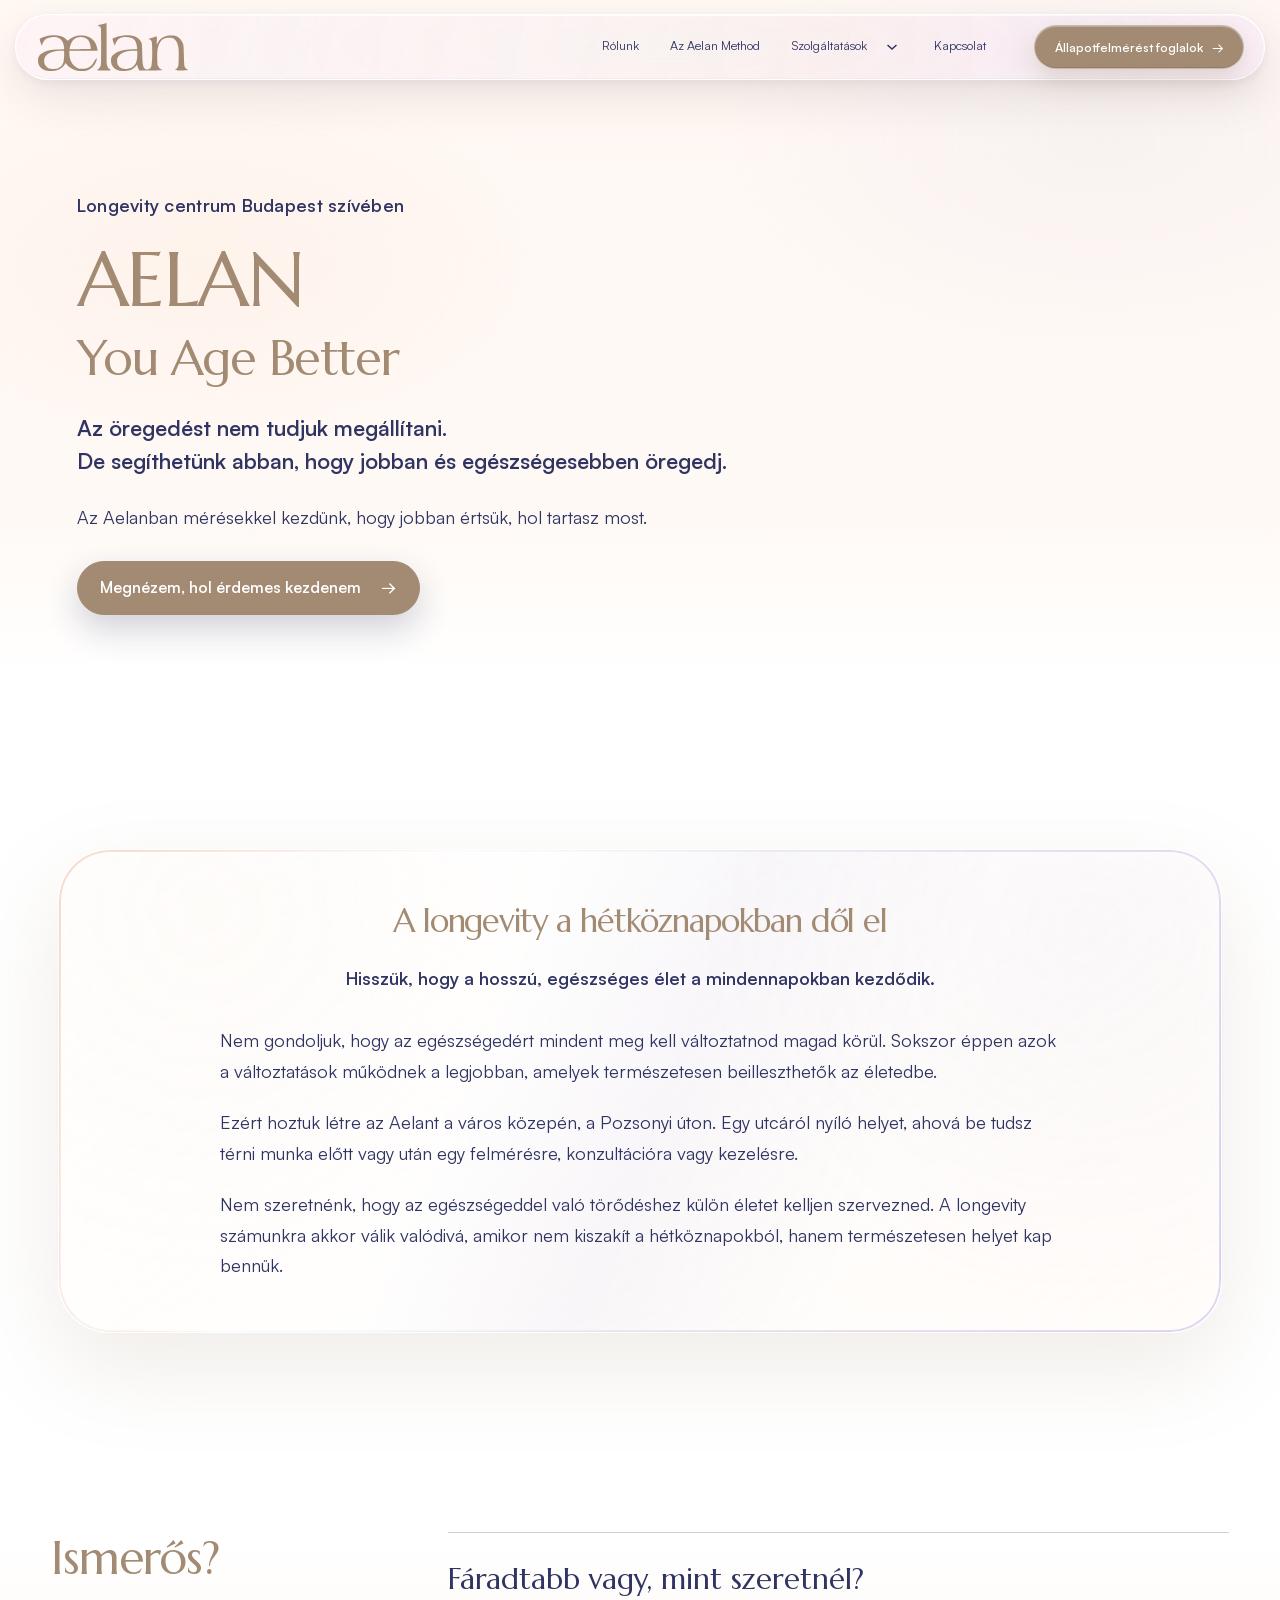
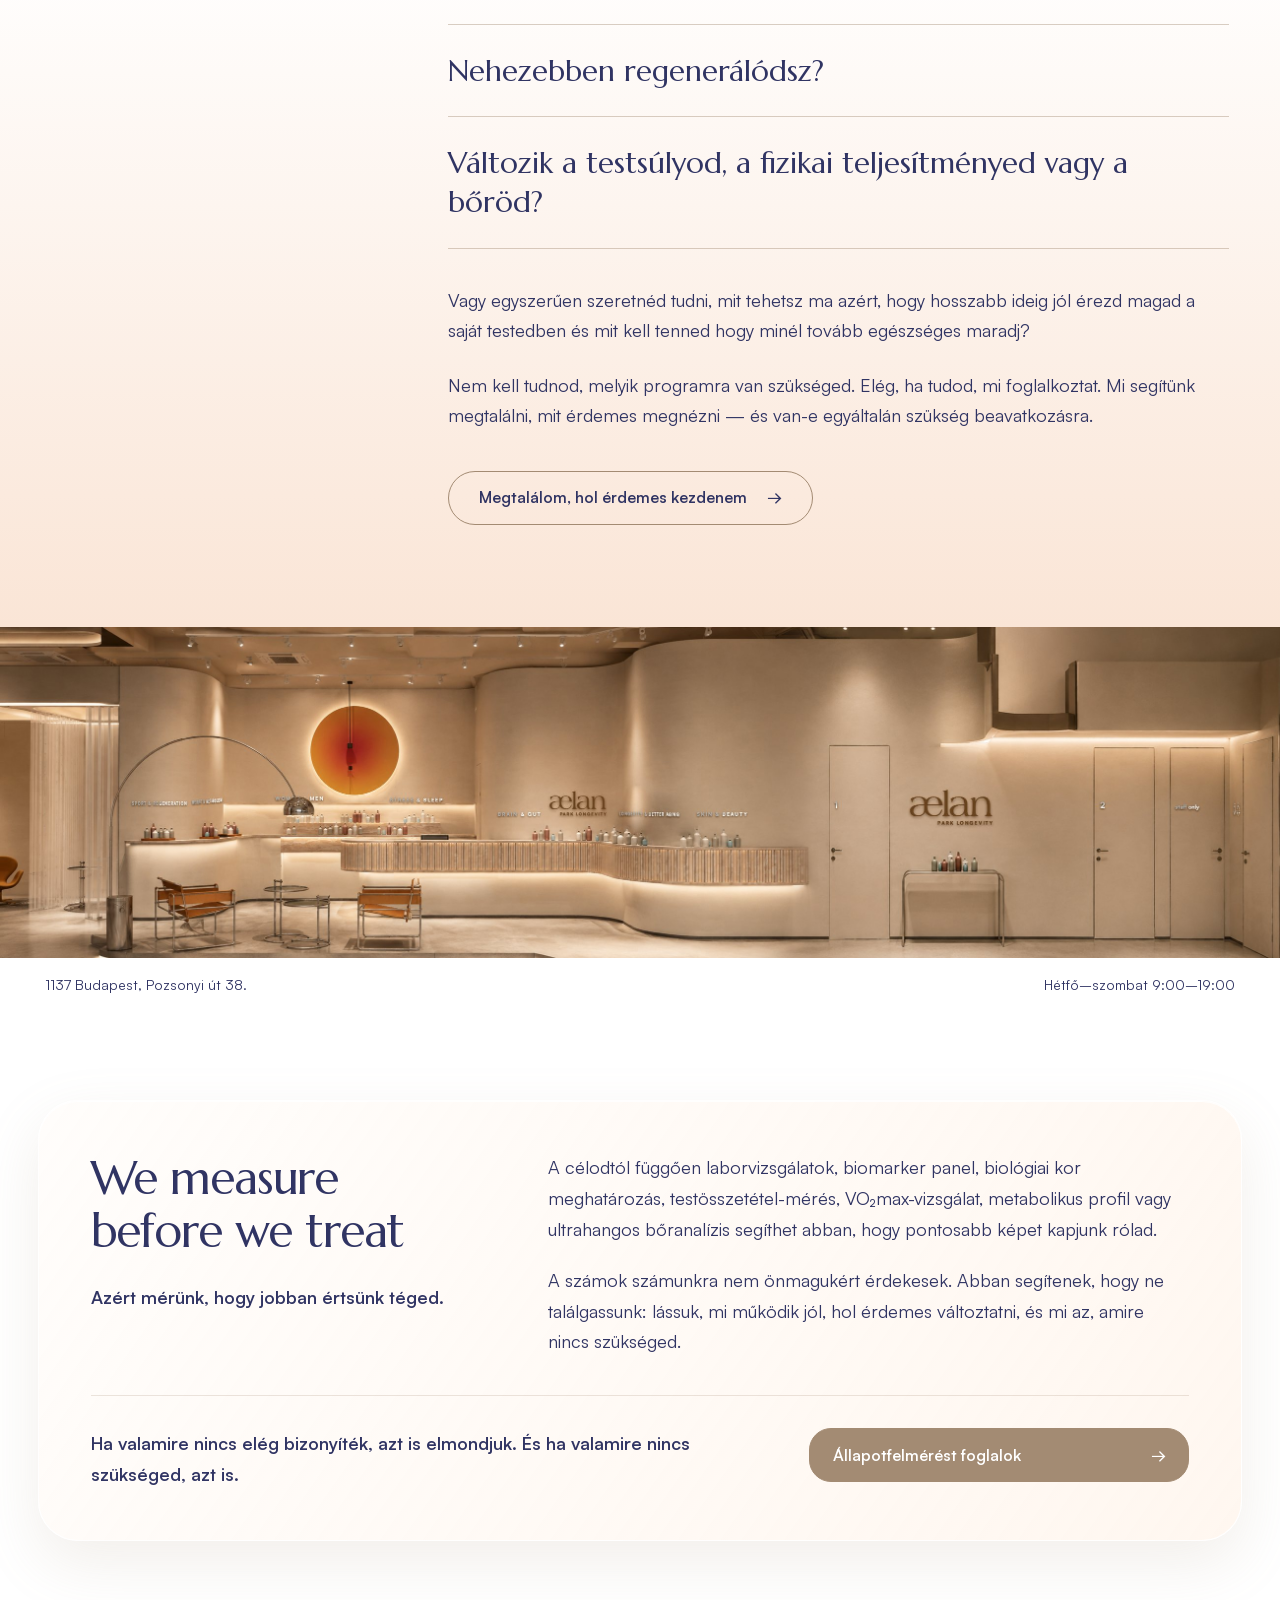
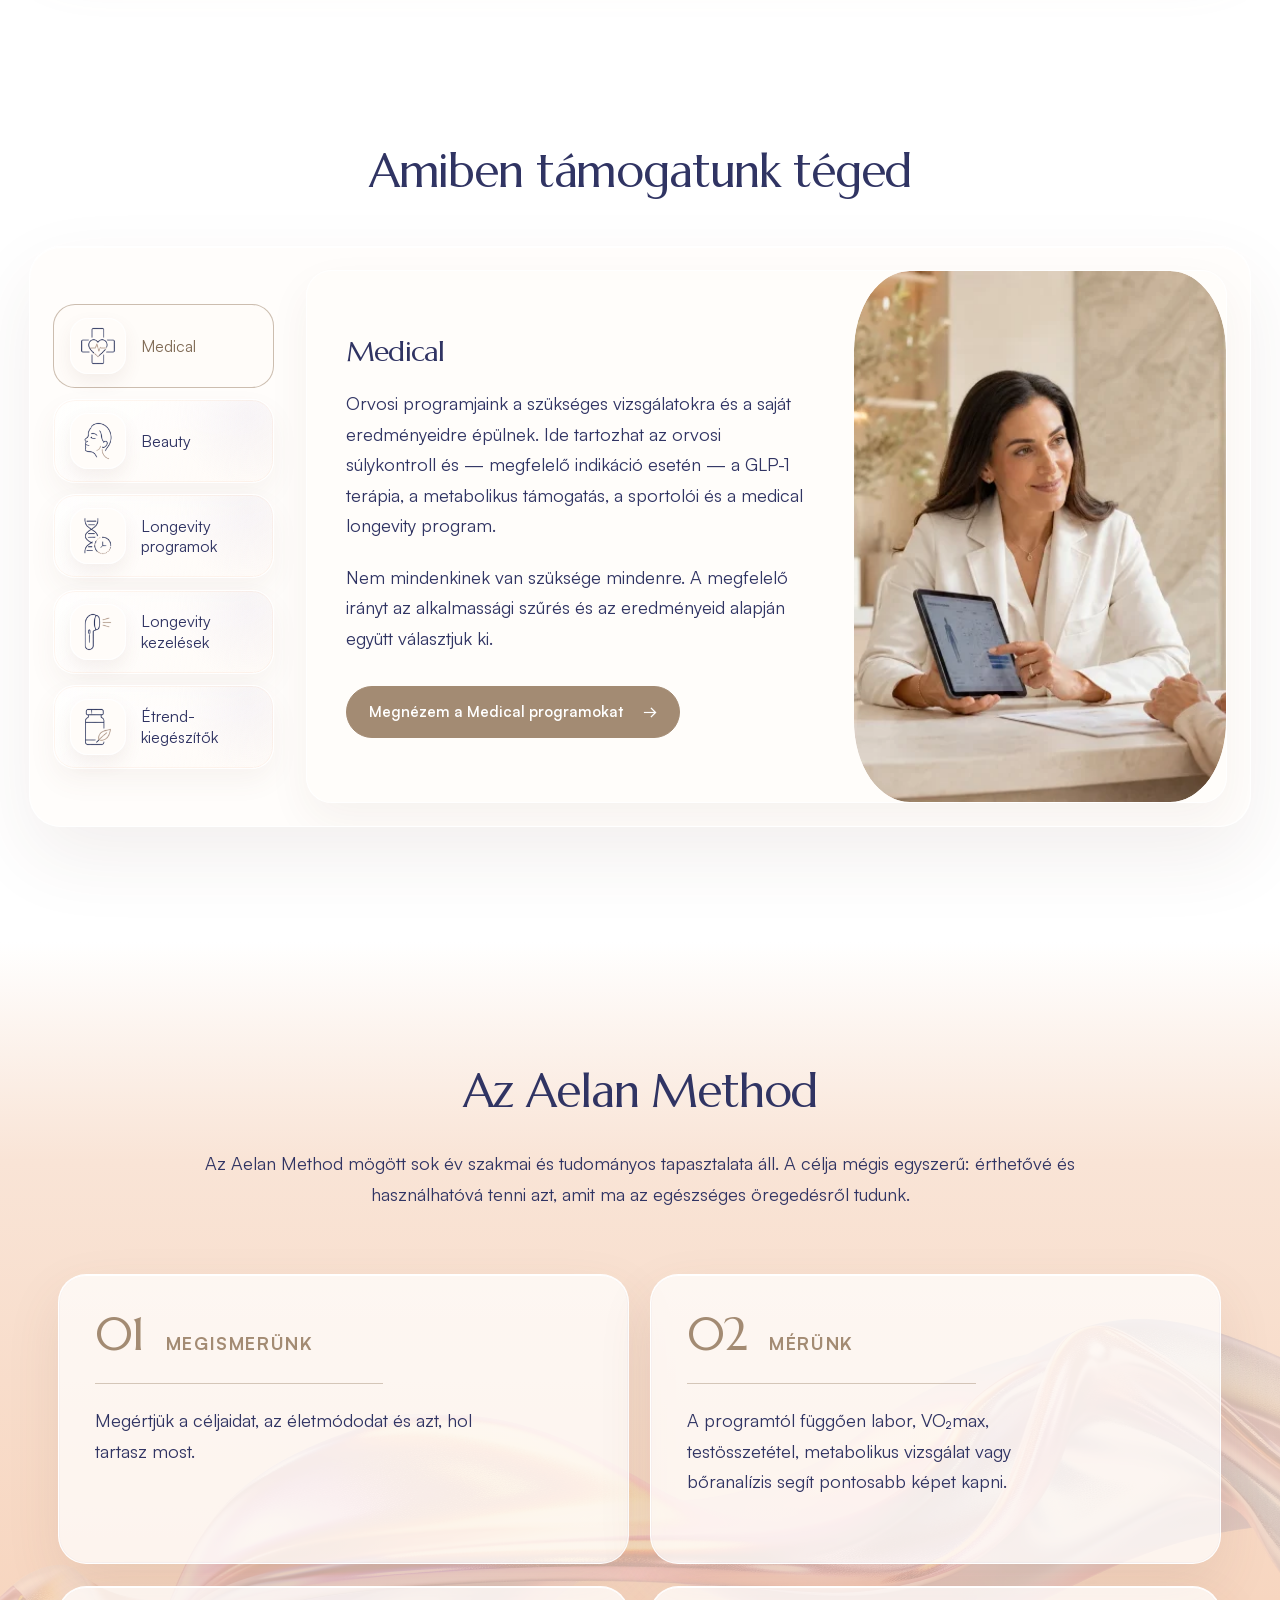
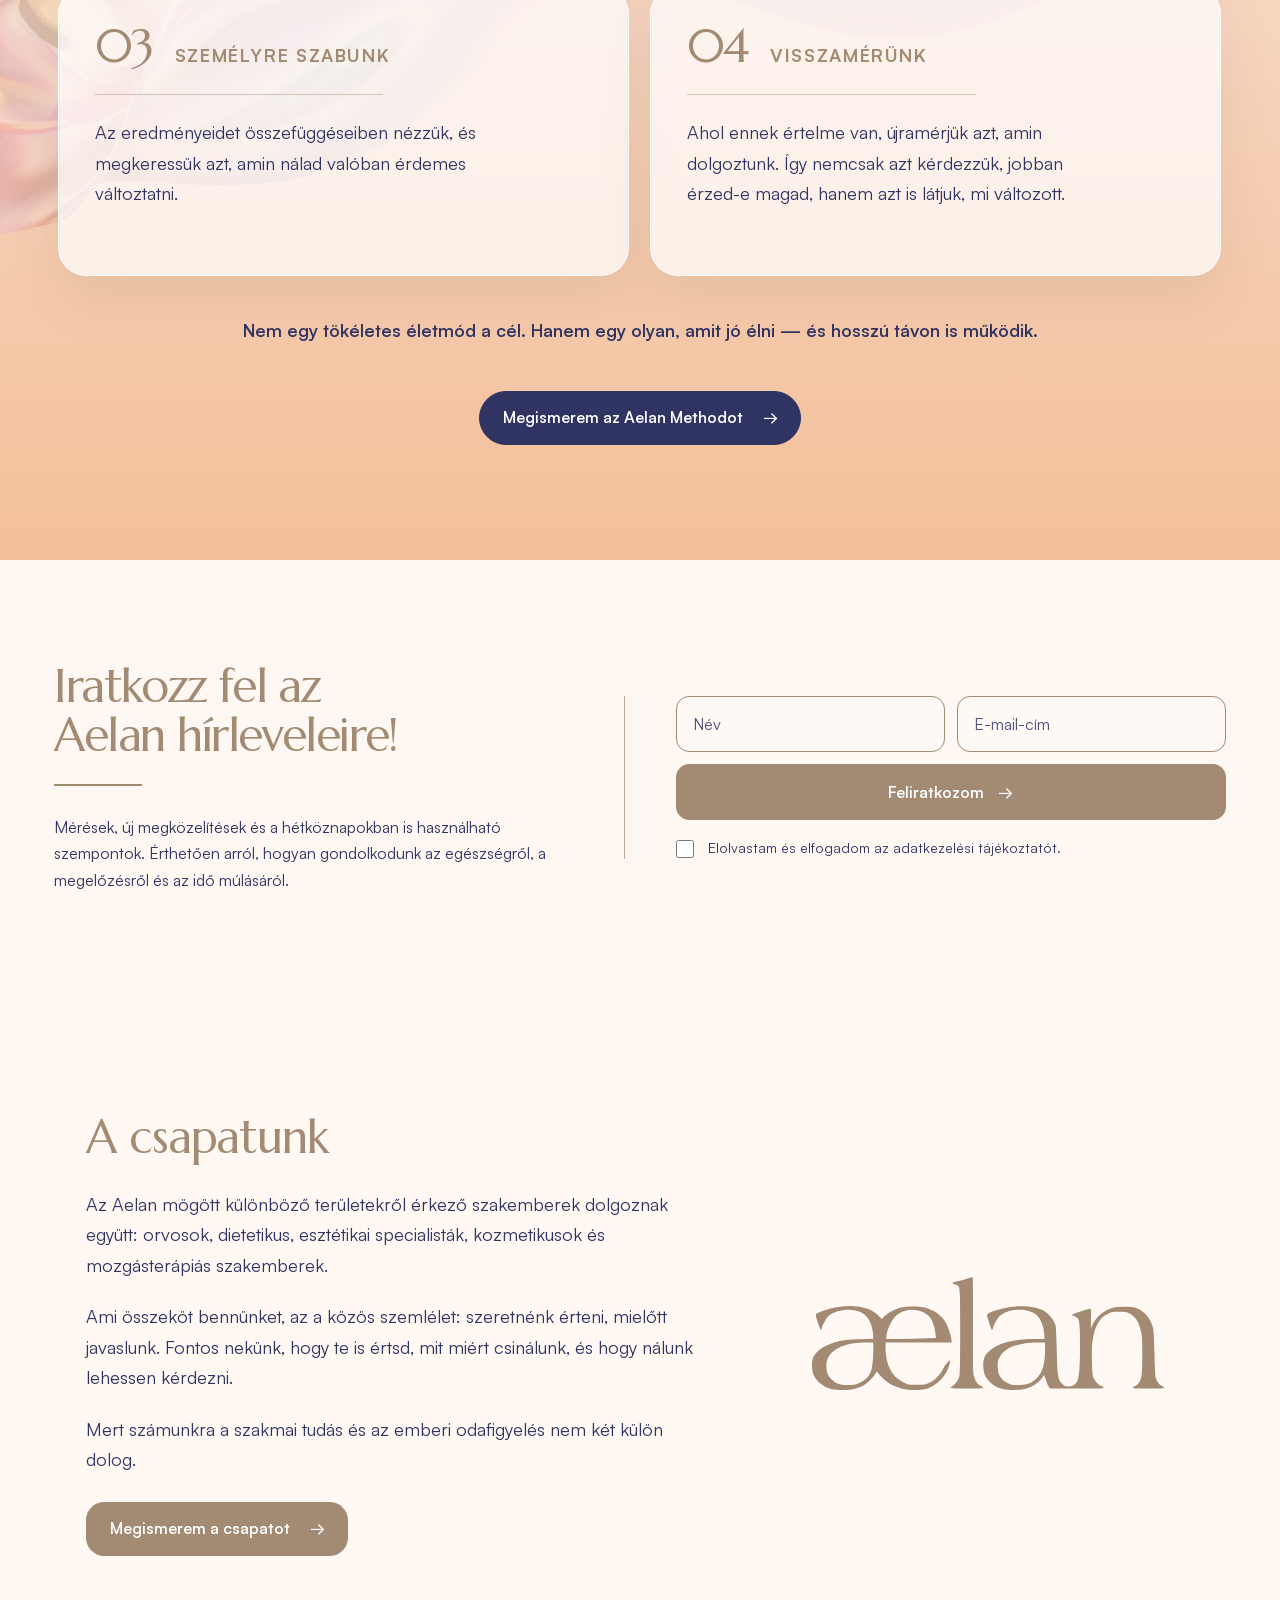
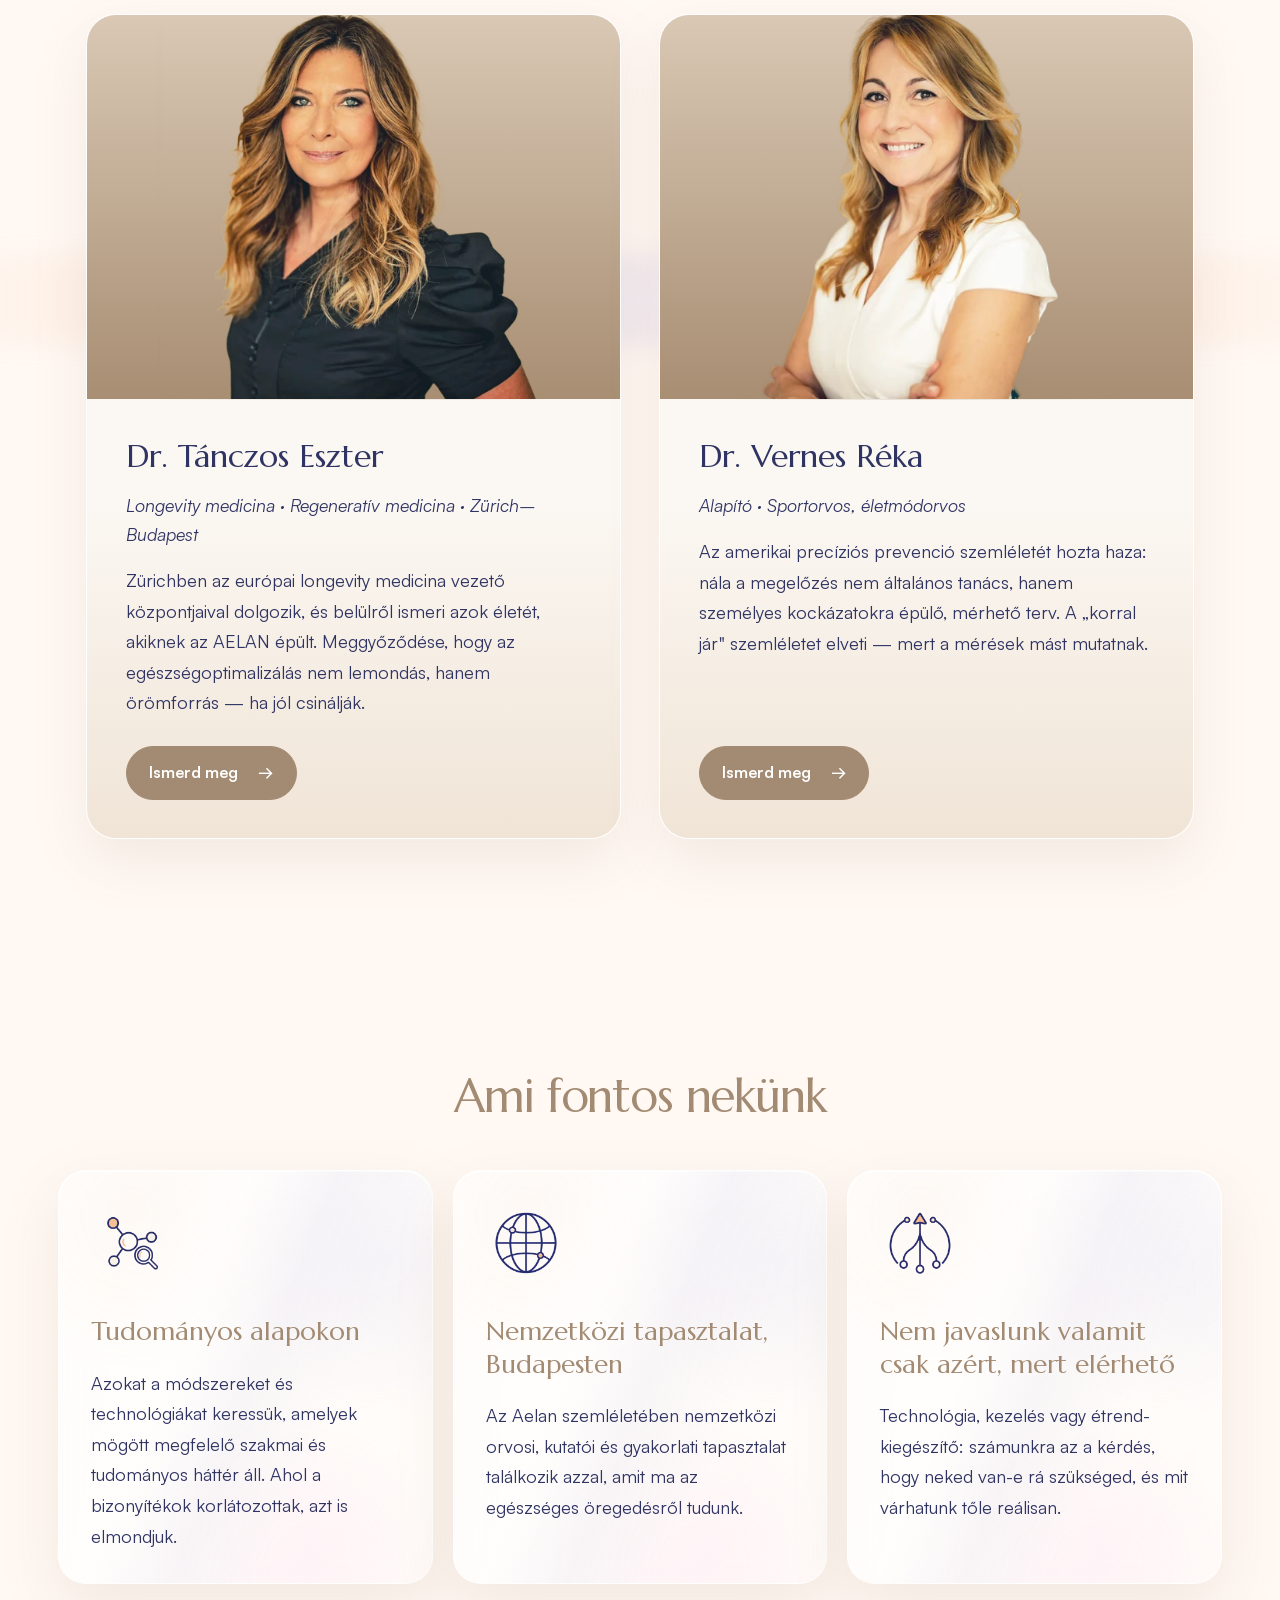
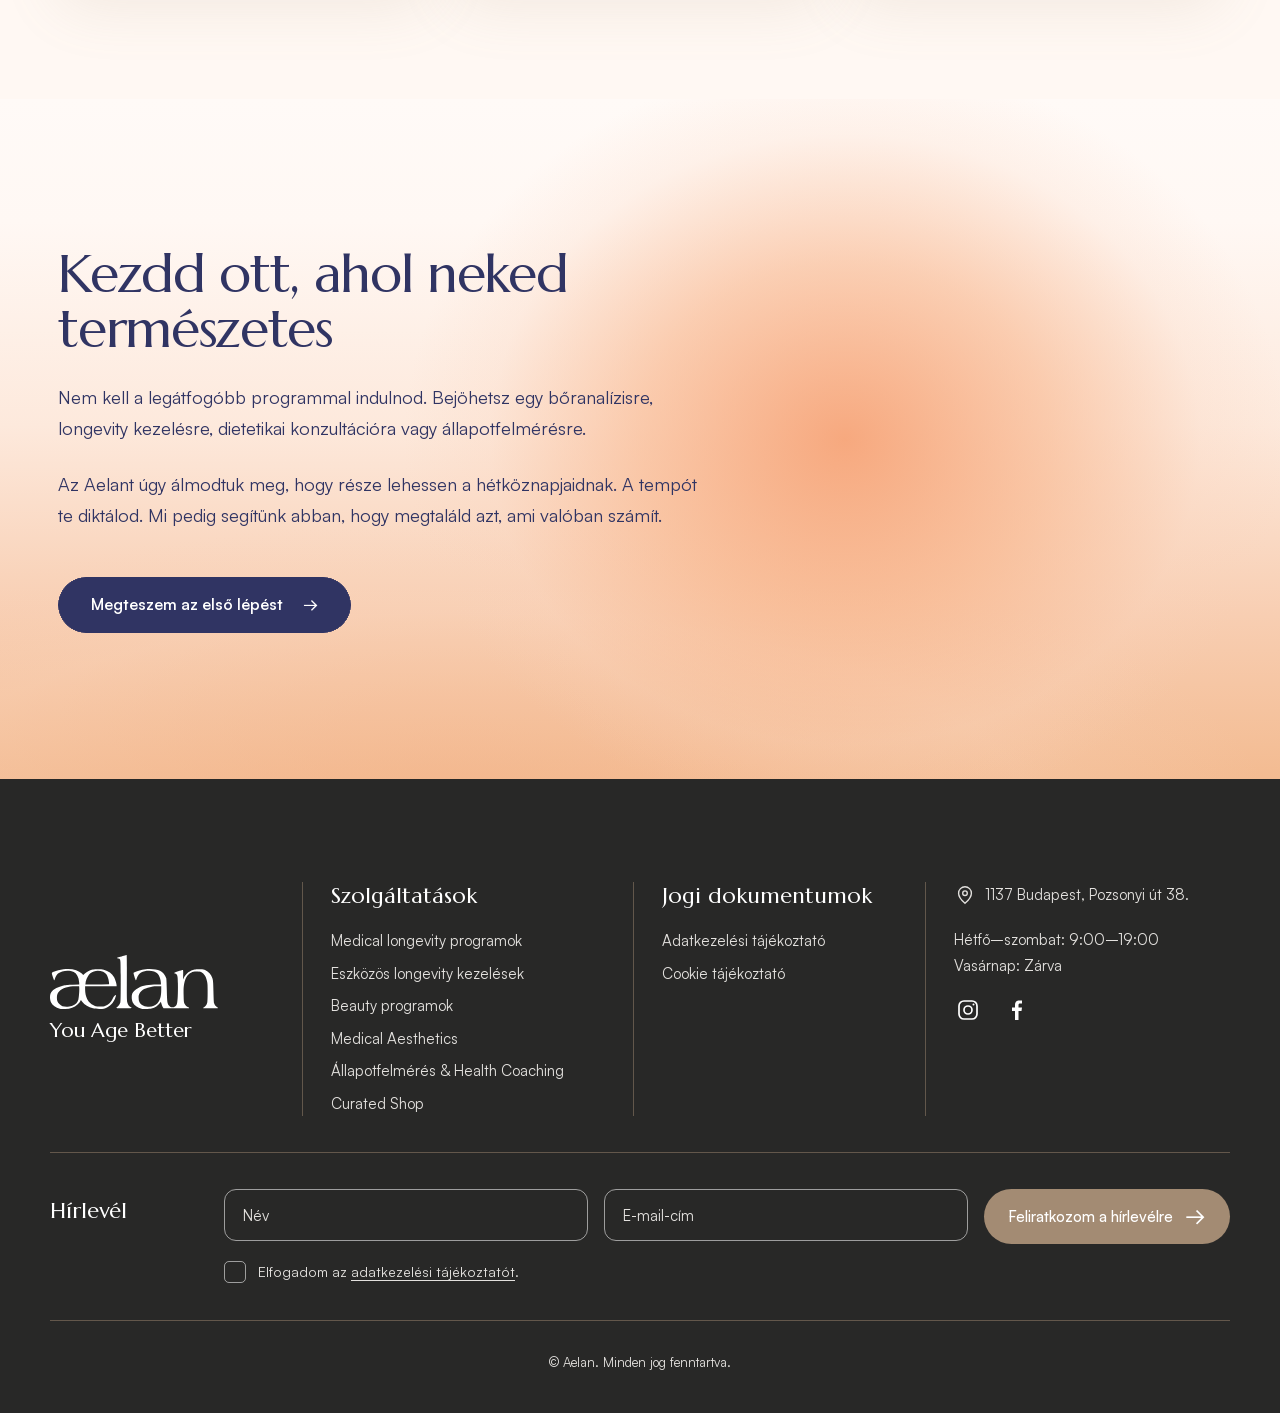
<file: index.html>
<!doctype html>
<html lang="hu">
<head>
  <meta charset="utf-8">
  <meta name="viewport" content="width=device-width, initial-scale=1">
  <title>AELAN: You Age Better.</title>
  <meta name="description" content="We measure before we treat. Az Aelan prémium longevity és wellbeing weboldalának előnézete.">
  <meta property="og:title" content="AELAN: You Age Better.">
  <meta property="og:description" content="We measure before we treat.">
  <meta property="og:image" content="https://rhalmaibusiness-blip.github.io/og.png">
  <meta http-equiv="refresh" content="0; url=/snapshot/index.html">
  <script>
    window.location.replace('/snapshot/index.html' + window.location.search + window.location.hash);
  </script>
</head>
<body>
  <p><a href="/snapshot/index.html">A webes előnézet megnyitása</a></p>
</body>
</html>
</file>
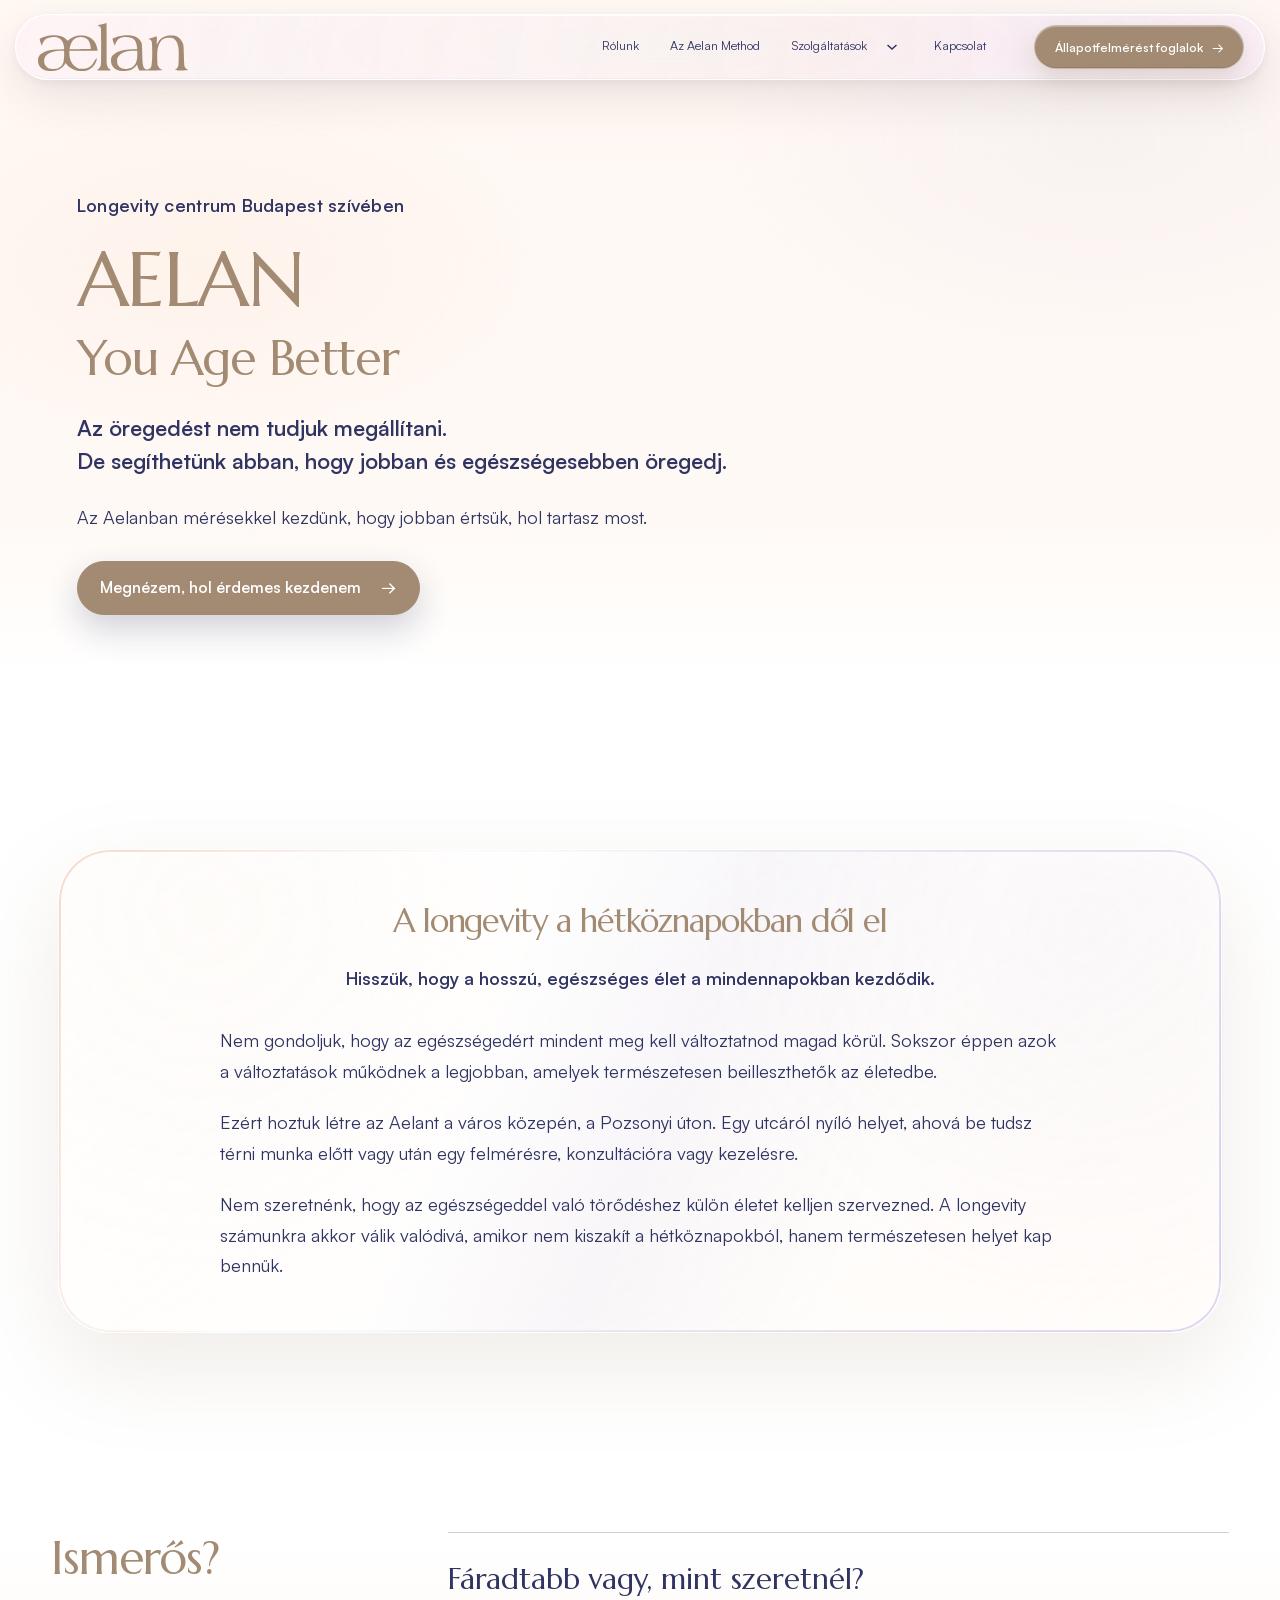
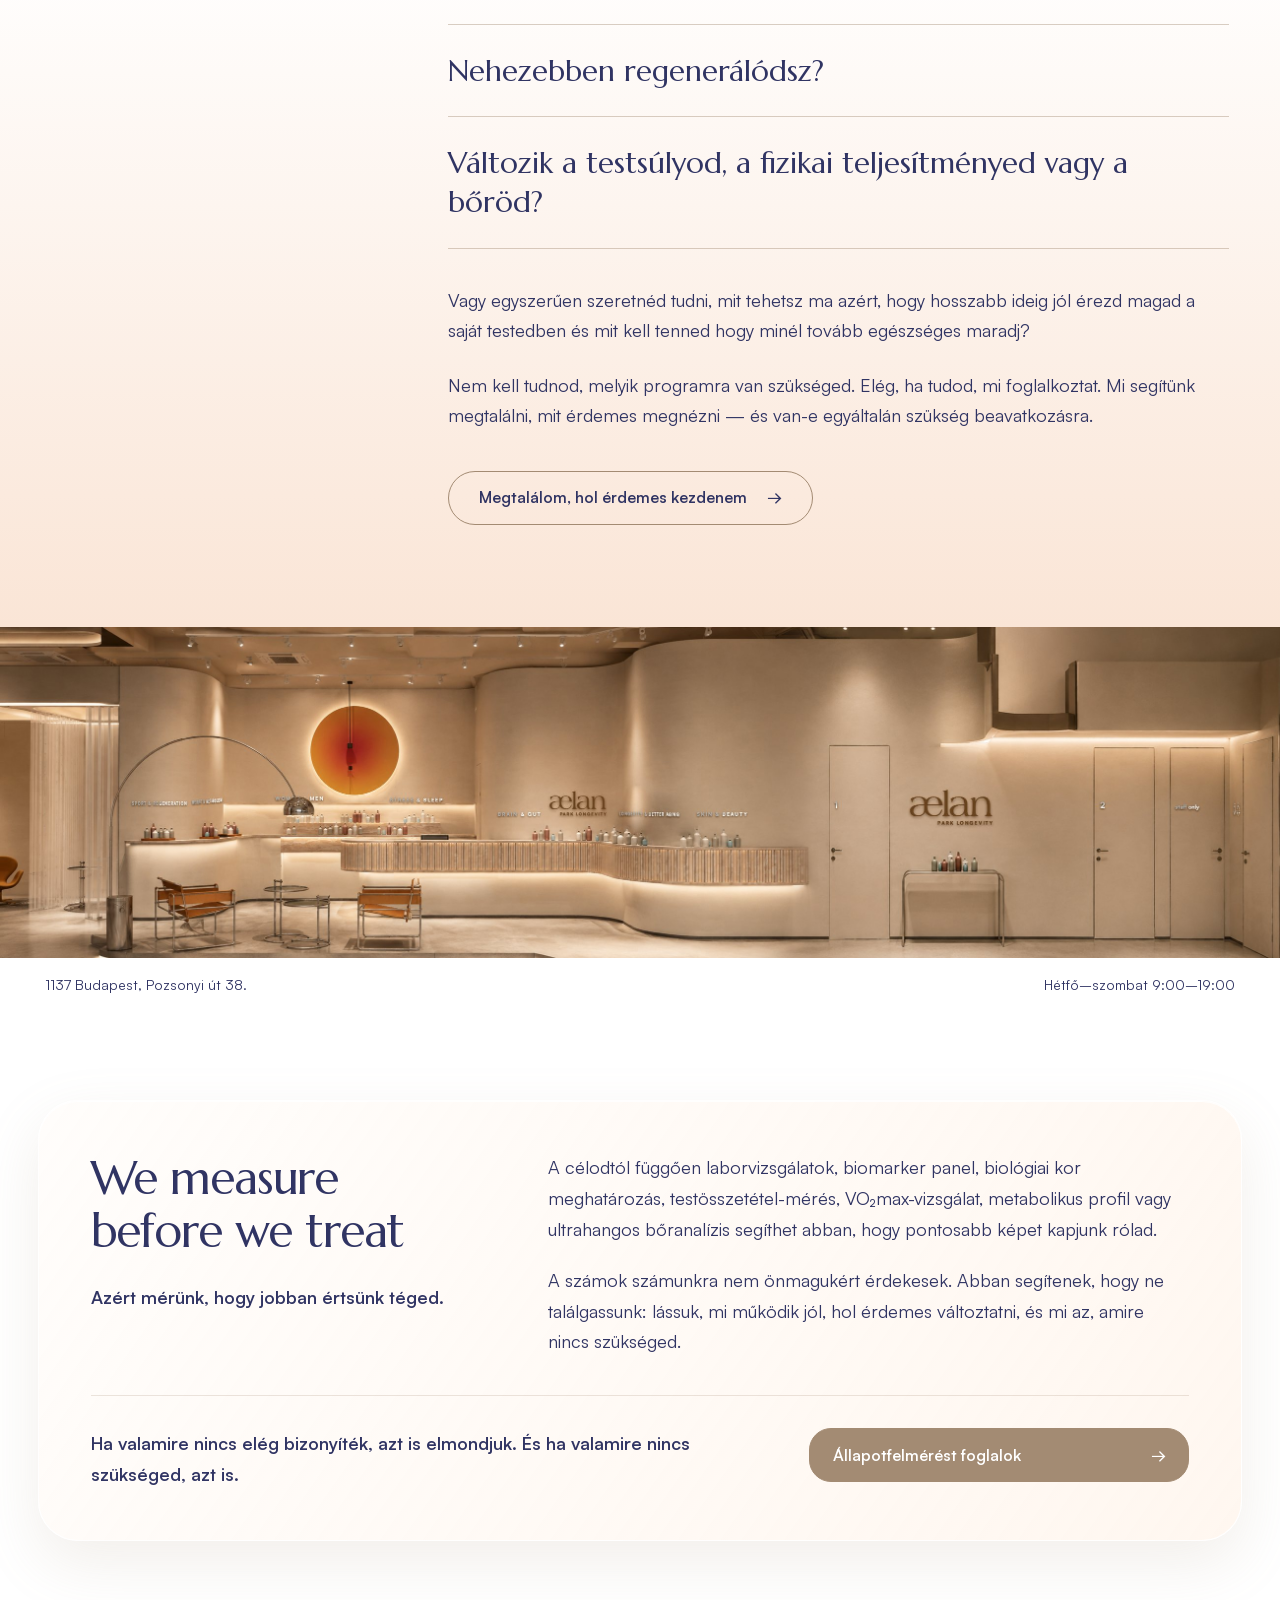
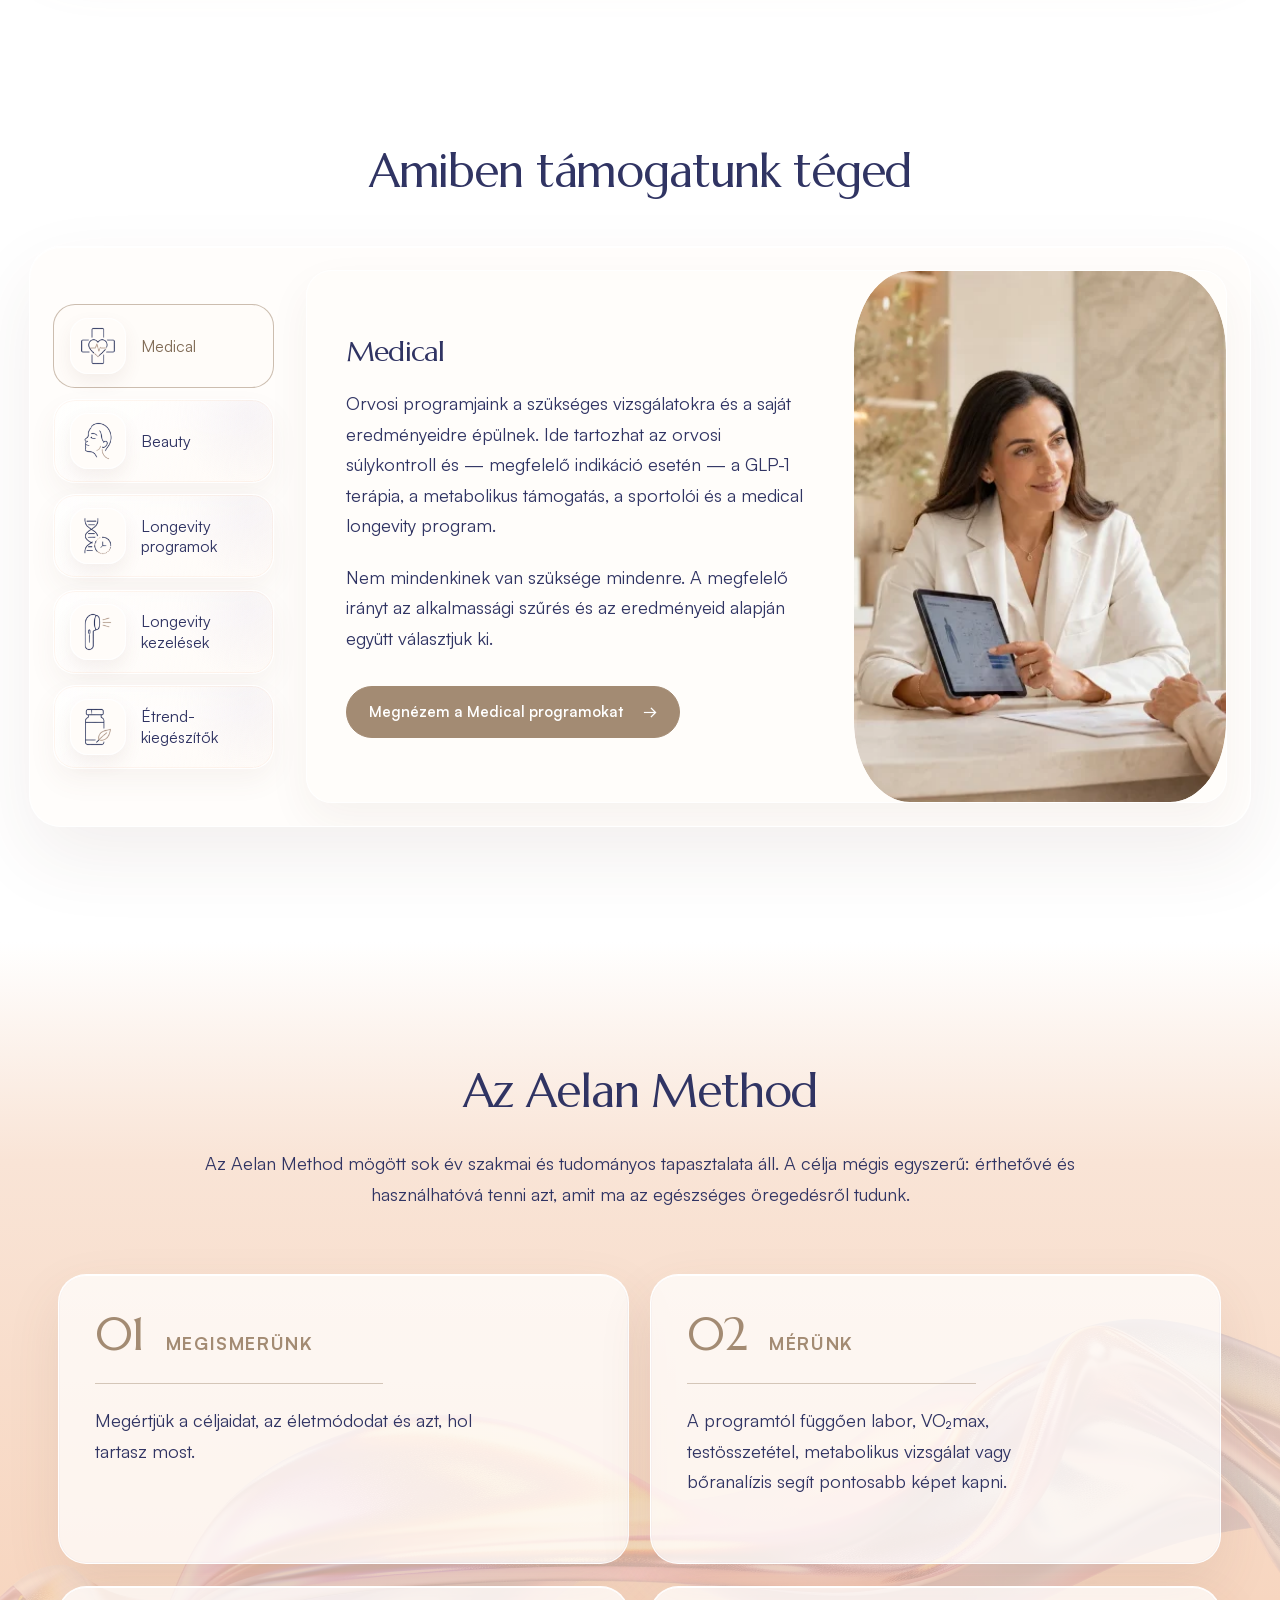
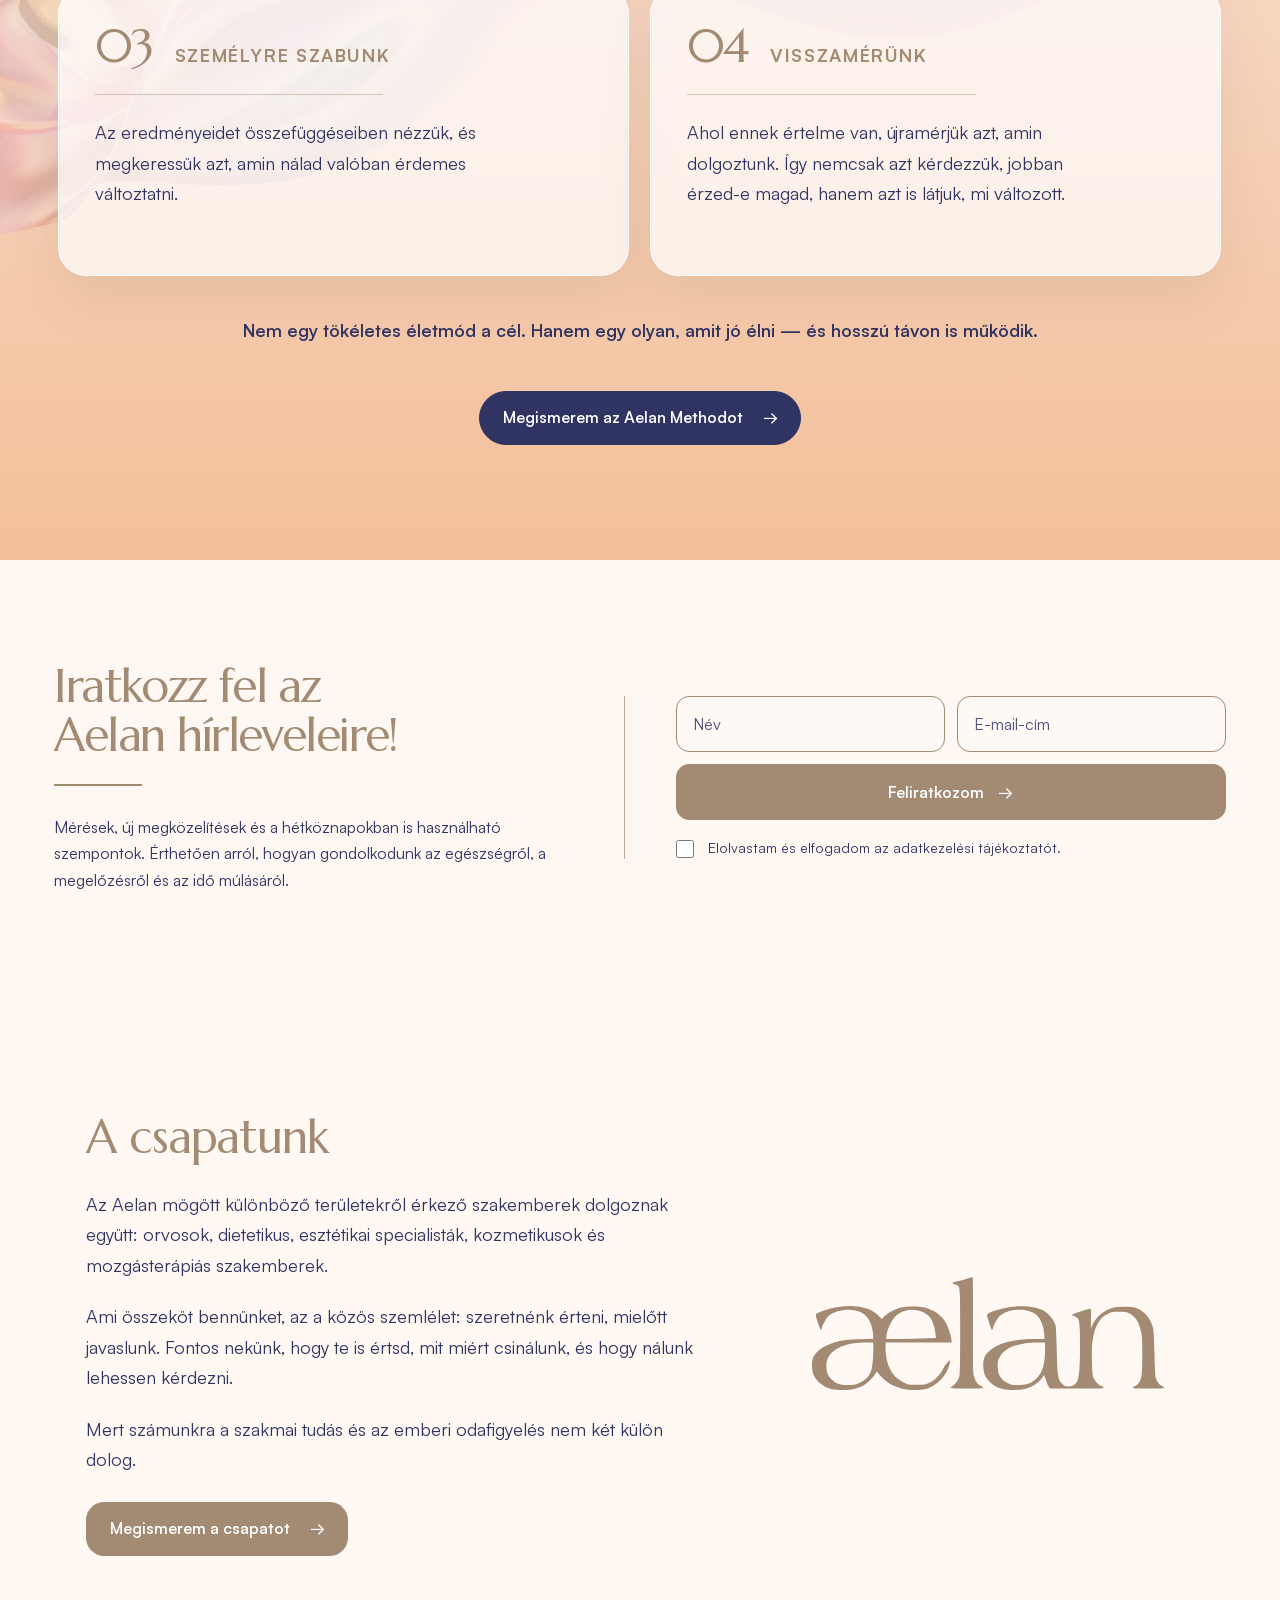
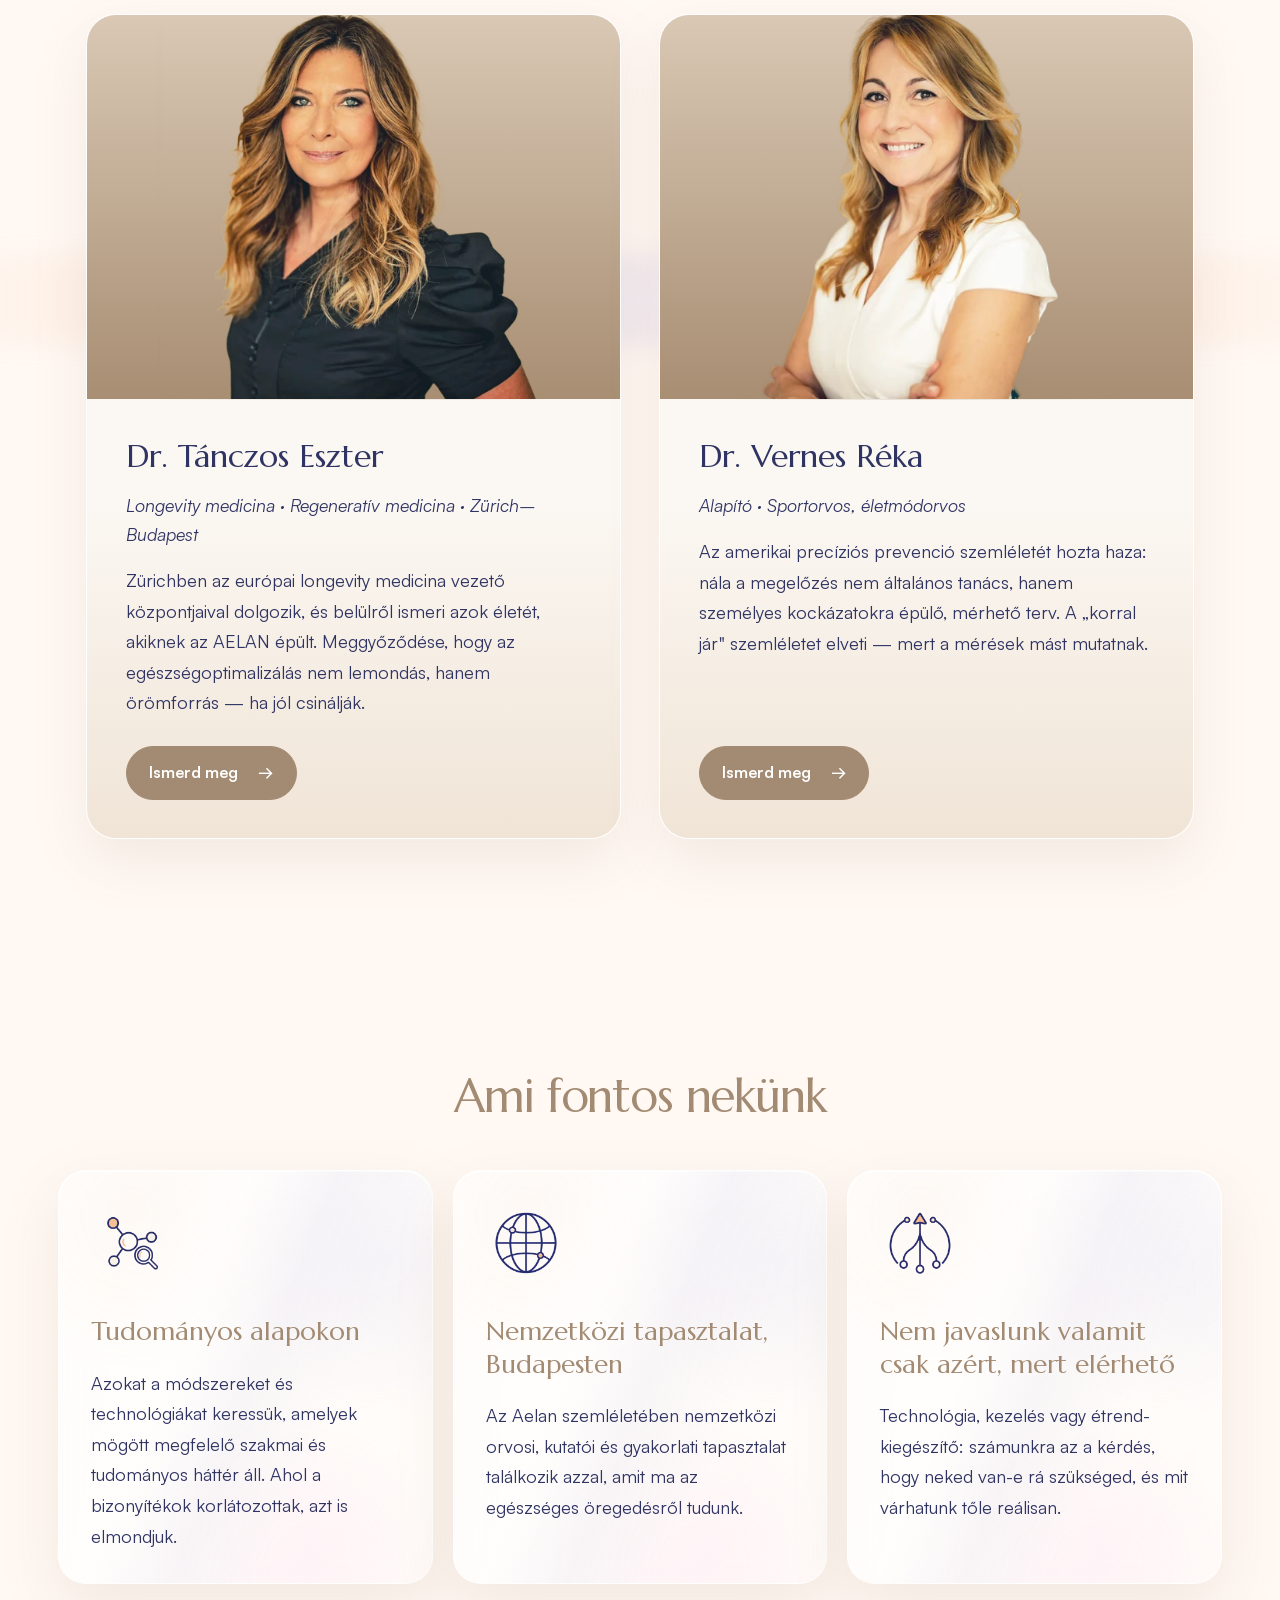
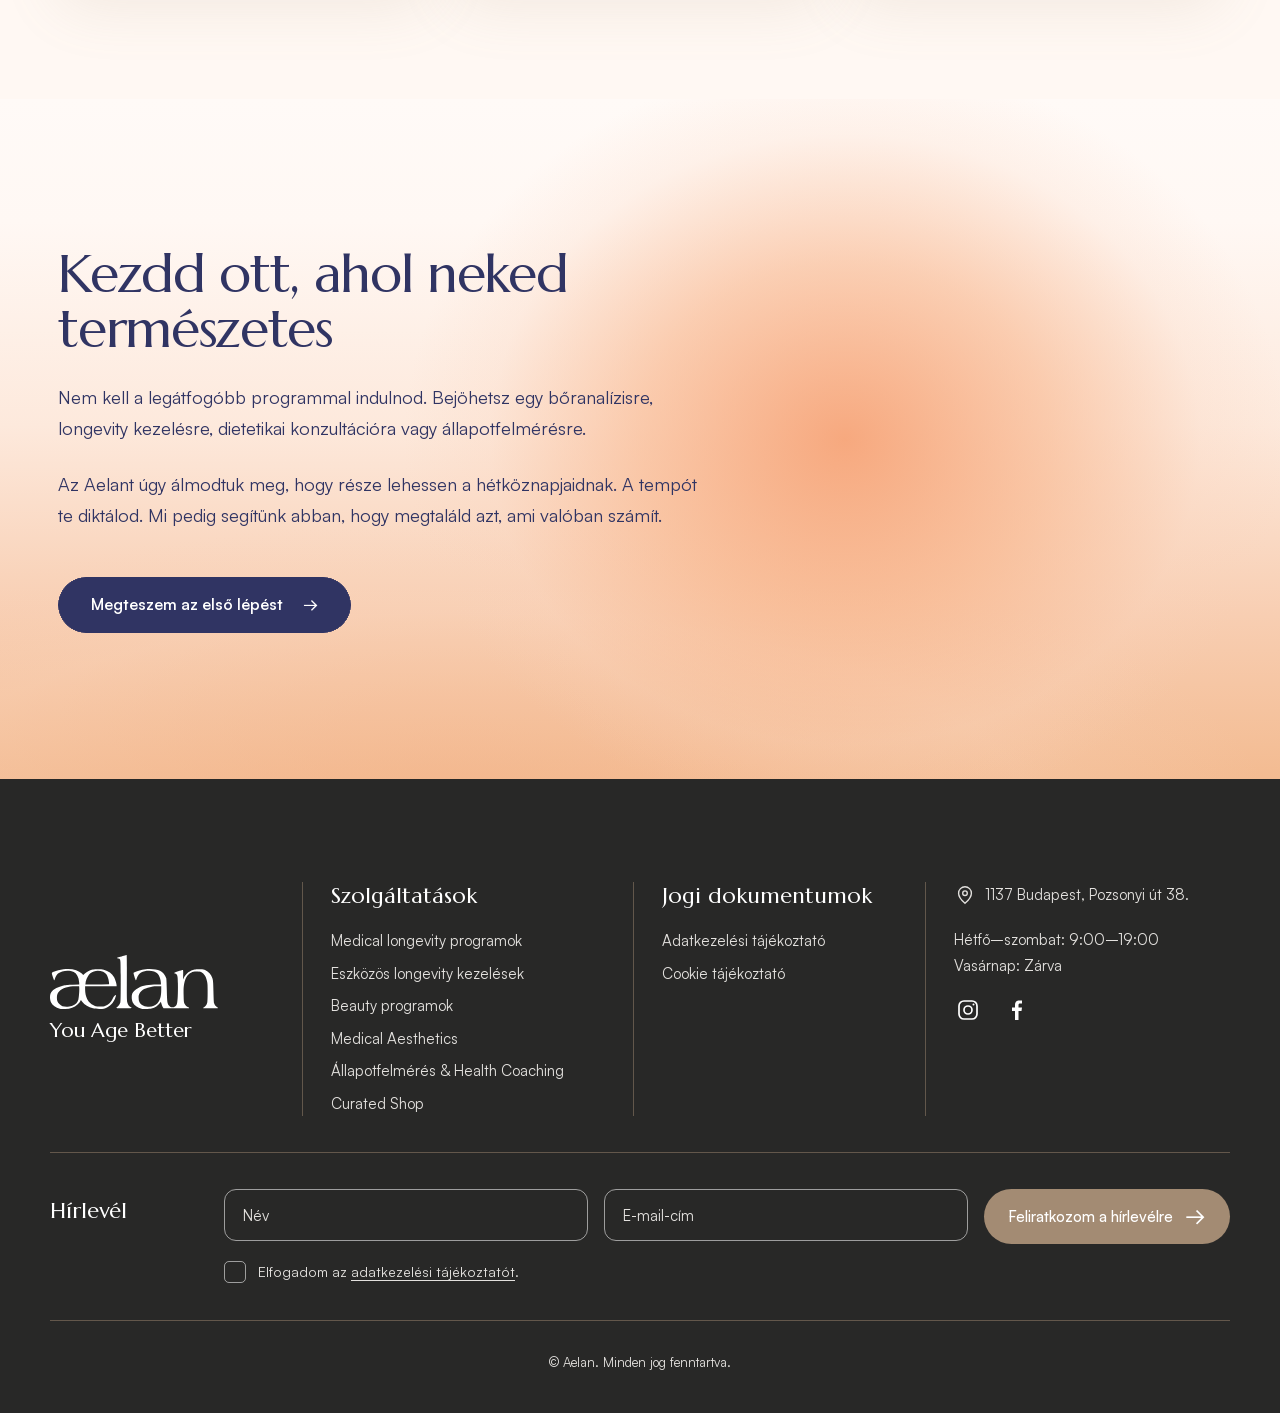
<file: snapshot/index.html>
<!doctype html>
<html lang="hu">
<head>
    <meta charset="UTF-8">
    <meta name="viewport" content="width=device-width, initial-scale=1">
    <meta name="viewport" content="width=device-width, initial-scale=1" />
<link rel='preload' href='/snapshot/wp-content/themes/aelan/assets/fonts/Satoshi-Variable.woff2' as='font' type='font/woff2' crossorigin='anonymous' />
<link rel='preload' href='/snapshot/wp-content/themes/aelan/assets/fonts/Marcellus-Regular.woff2' as='font' type='font/woff2' crossorigin='anonymous' />
<meta name='robots' content='noindex, follow' />

	<!-- This site is optimized with the Yoast SEO plugin v28.2 - https://yoast.com/product/yoast-seo-wordpress/ -->
	<link rel="canonical" href="/snapshot/" />
	<meta property="og:locale" content="hu_HU" />
	<meta property="og:type" content="website" />
	<meta property="og:title" content="Főoldal – Elementor összehasonlítás - Aelan Health" />
	<meta property="og:url" content="/snapshot/" />
	<meta property="og:site_name" content="Aelan Health" />
	<meta property="article:modified_time" content="2026-09-16T20:24:29+00:00" />
	<meta name="twitter:card" content="summary_large_image" />
	<script type="application/ld+json" class="yoast-schema-graph">{"@context":"https:\/\/schema.org","@graph":[{"@type":"WebPage","@id":"/snapshot\/","url":"/snapshot\/","name":"Főoldal – Elementor összehasonlítás - Aelan Health","isPartOf":{"@id":"/snapshot\/#website"},"about":{"@id":"/snapshot\/#organization"},"datePublished":"2026-09-02T10:46:54+00:00","dateModified":"2026-09-16T20:24:29+00:00","breadcrumb":{"@id":"/snapshot\/#breadcrumb"},"inLanguage":"hu","potentialAction":[{"@type":"ReadAction","target":["/snapshot\/"]}]},{"@type":"BreadcrumbList","@id":"/snapshot\/#breadcrumb","itemListElement":[{"@type":"ListItem","position":1,"name":"Home"}]},{"@type":"WebSite","@id":"/snapshot\/#website","url":"/snapshot\/","name":"Aelan Health","description":"Személyre szabott wellbeing és longevity","publisher":{"@id":"/snapshot\/#organization"},"potentialAction":[{"@type":"SearchAction","target":{"@type":"EntryPoint","urlTemplate":"/snapshot\/?s={search_term_string}"},"query-input":{"@type":"PropertyValueSpecification","valueRequired":true,"valueName":"search_term_string"}}],"inLanguage":"hu"},{"@type":"Organization","@id":"/snapshot\/#organization","name":"Aelan Health","url":"/snapshot\/","logo":{"@type":"ImageObject","inLanguage":"hu","@id":"/snapshot\/#\/schema\/logo\/image\/","url":"/snapshot\/wp-content\/uploads\/2026\/08\/aelan-logo-source.png","contentUrl":"/snapshot\/wp-content\/uploads\/2026\/08\/aelan-logo-source.png","width":512,"height":164,"caption":"Aelan Health"},"image":{"@id":"/snapshot\/#\/schema\/logo\/image\/"}}]}</script>
	<!-- / Yoast SEO plugin. -->


<title>Főoldal – Elementor összehasonlítás - Aelan Health</title>




<style id="wp-img-auto-sizes-contain-inline-css">
img:is([sizes=auto i],[sizes^="auto," i]){contain-intrinsic-size:3000px 1500px}
/*# sourceURL=wp-img-auto-sizes-contain-inline-css */
</style>
<style id="wp-emoji-styles-inline-css">

	img.wp-smiley, img.emoji {
		display: inline !important;
		border: none !important;
		box-shadow: none !important;
		height: 1em !important;
		width: 1em !important;
		margin: 0 0.07em !important;
		vertical-align: -0.1em !important;
		background: none !important;
		padding: 0 !important;
	}
/*# sourceURL=wp-emoji-styles-inline-css */
</style>
<style id="wp-block-library-inline-css">
:root{--wp-block-synced-color:#7a00df;--wp-block-synced-color--rgb:122,0,223;--wp-bound-block-color:var(--wp-block-synced-color);--wp-editor-canvas-background:#ddd;--wp-admin-theme-color:#007cba;--wp-admin-theme-color--rgb:0,124,186;--wp-admin-theme-color-darker-10:#006ba1;--wp-admin-theme-color-darker-10--rgb:0,107,160.5;--wp-admin-theme-color-darker-20:#005a87;--wp-admin-theme-color-darker-20--rgb:0,90,135;--wp-admin-border-width-focus:2px}@media (min-resolution:192dpi){:root{--wp-admin-border-width-focus:1.5px}}.wp-element-button{cursor:pointer}:root .has-very-light-gray-background-color{background-color:#eee}:root .has-very-dark-gray-background-color{background-color:#313131}:root .has-very-light-gray-color{color:#eee}:root .has-very-dark-gray-color{color:#313131}:root .has-vivid-green-cyan-to-vivid-cyan-blue-gradient-background{background:linear-gradient(135deg,#00d084,#0693e3)}:root .has-purple-crush-gradient-background{background:linear-gradient(135deg,#34e2e4,#4721fb 50%,#ab1dfe)}:root .has-hazy-dawn-gradient-background{background:linear-gradient(135deg,#faaca8,#dad0ec)}:root .has-subdued-olive-gradient-background{background:linear-gradient(135deg,#fafae1,#67a671)}:root .has-atomic-cream-gradient-background{background:linear-gradient(135deg,#fdd79a,#004a59)}:root .has-nightshade-gradient-background{background:linear-gradient(135deg,#330968,#31cdcf)}:root .has-midnight-gradient-background{background:linear-gradient(135deg,#020381,#2874fc)}:root{--wp--preset--font-size--normal:16px;--wp--preset--font-size--huge:42px}.has-regular-font-size{font-size:1em}.has-larger-font-size{font-size:2.625em}.has-normal-font-size{font-size:var(--wp--preset--font-size--normal)}.has-huge-font-size{font-size:var(--wp--preset--font-size--huge)}:root .has-text-align-center{text-align:center}:root .has-text-align-left{text-align:left}:root .has-text-align-right{text-align:right}.has-fit-text{white-space:nowrap!important}#end-resizable-editor-section{display:none}.aligncenter{clear:both}.items-justified-left{justify-content:flex-start}.items-justified-center{justify-content:center}.items-justified-right{justify-content:flex-end}.items-justified-space-between{justify-content:space-between}.screen-reader-text{word-wrap:normal!important;border:0;clip-path:inset(50%);height:1px;margin:-1px;overflow:hidden;padding:0;position:absolute;width:1px;word-break:normal!important}.screen-reader-text:focus{background-color:#ddd;clip-path:none;color:#444;display:block;font-size:1em;height:auto;left:5px;line-height:normal;padding:15px 23px 14px;text-decoration:none;top:5px;width:auto;z-index:100000}html :where(.has-border-color){border-style:solid}html :where([style^=border-color],[style*=";border-color"],[style*="; border-color"]){border-style:solid}html :where([style^=border-top-color],[style*=";border-top-color"],[style*="; border-top-color"]){border-top-style:solid}html :where([style^=border-right-color],[style*=";border-right-color"],[style*="; border-right-color"]){border-right-style:solid}html :where([style^=border-bottom-color],[style*=";border-bottom-color"],[style*="; border-bottom-color"]){border-bottom-style:solid}html :where([style^=border-left-color],[style*=";border-left-color"],[style*="; border-left-color"]){border-left-style:solid}html :where([style^=border-width],[style*=";border-width"],[style*="; border-width"]){border-style:solid}html :where([style^=border-top-width],[style*=";border-top-width"],[style*="; border-top-width"]){border-top-style:solid}html :where([style^=border-right-width],[style*=";border-right-width"],[style*="; border-right-width"]){border-right-style:solid}html :where([style^=border-bottom-width],[style*=";border-bottom-width"],[style*="; border-bottom-width"]){border-bottom-style:solid}html :where([style^=border-left-width],[style*=";border-left-width"],[style*="; border-left-width"]){border-left-style:solid}html :where(img[class*=wp-image-]){height:auto;max-width:100%}:where(figure){margin:0 0 1em}html :where(.is-position-sticky){--wp-admin--admin-bar--position-offset:var(--wp-admin--admin-bar--height,0px)}@media screen and (max-width:600px){html :where(.is-position-sticky){--wp-admin--admin-bar--position-offset:0px}}
/*# sourceURL=/wp-includes/css/dist/block-library/common.min.css */
</style>
<style id="global-styles-inline-css">
:root{--wp--preset--aspect-ratio--square: 1;--wp--preset--aspect-ratio--4-3: 4/3;--wp--preset--aspect-ratio--3-4: 3/4;--wp--preset--aspect-ratio--3-2: 3/2;--wp--preset--aspect-ratio--2-3: 2/3;--wp--preset--aspect-ratio--16-9: 16/9;--wp--preset--aspect-ratio--9-16: 9/16;--wp--preset--color--black: #000000;--wp--preset--color--cyan-bluish-gray: #abb8c3;--wp--preset--color--white: #FFFFFF;--wp--preset--color--pale-pink: #f78da7;--wp--preset--color--vivid-red: #cf2e2e;--wp--preset--color--luminous-vivid-orange: #ff6900;--wp--preset--color--luminous-vivid-amber: #fcb900;--wp--preset--color--light-green-cyan: #7bdcb5;--wp--preset--color--vivid-green-cyan: #00d084;--wp--preset--color--pale-cyan-blue: #8ed1fc;--wp--preset--color--vivid-cyan-blue: #0693e3;--wp--preset--color--vivid-purple: #9b51e0;--wp--preset--color--navy: #303463;--wp--preset--color--taupe: #A38B73;--wp--preset--color--cream: #FFF8F3;--wp--preset--color--soft-peach: #FFF7F0;--wp--preset--color--warm-white: #FFFCF9;--wp--preset--color--peach: #F3BF99;--wp--preset--color--coral: #F3A377;--wp--preset--color--lavender: #C6C0E0;--wp--preset--color--pink: #FDA3DD;--wp--preset--color--violet: #5309CC;--wp--preset--gradient--vivid-cyan-blue-to-vivid-purple: linear-gradient(135deg,rgb(6,147,227) 0%,rgb(155,81,224) 100%);--wp--preset--gradient--light-green-cyan-to-vivid-green-cyan: linear-gradient(135deg,rgb(122,220,180) 0%,rgb(0,208,130) 100%);--wp--preset--gradient--luminous-vivid-amber-to-luminous-vivid-orange: linear-gradient(135deg,rgb(252,185,0) 0%,rgb(255,105,0) 100%);--wp--preset--gradient--luminous-vivid-orange-to-vivid-red: linear-gradient(135deg,rgb(255,105,0) 0%,rgb(207,46,46) 100%);--wp--preset--gradient--very-light-gray-to-cyan-bluish-gray: linear-gradient(135deg,rgb(238,238,238) 0%,rgb(169,184,195) 100%);--wp--preset--gradient--cool-to-warm-spectrum: linear-gradient(135deg,rgb(74,234,220) 0%,rgb(151,120,209) 20%,rgb(207,42,186) 40%,rgb(238,44,130) 60%,rgb(251,105,98) 80%,rgb(254,248,76) 100%);--wp--preset--gradient--blush-light-purple: linear-gradient(135deg,rgb(255,206,236) 0%,rgb(152,150,240) 100%);--wp--preset--gradient--blush-bordeaux: linear-gradient(135deg,rgb(254,205,165) 0%,rgb(254,45,45) 50%,rgb(107,0,62) 100%);--wp--preset--gradient--luminous-dusk: linear-gradient(135deg,rgb(255,203,112) 0%,rgb(199,81,192) 50%,rgb(65,88,208) 100%);--wp--preset--gradient--pale-ocean: linear-gradient(135deg,rgb(255,245,203) 0%,rgb(182,227,212) 50%,rgb(51,167,181) 100%);--wp--preset--gradient--electric-grass: linear-gradient(135deg,rgb(202,248,128) 0%,rgb(113,206,126) 100%);--wp--preset--gradient--midnight: linear-gradient(135deg,rgb(2,3,129) 0%,rgb(40,116,252) 100%);--wp--preset--gradient--pearl: linear-gradient(135deg, rgba(243,191,153,.42) 0%, rgba(255,255,255,.72) 32%, rgba(198,192,224,.40) 61%, rgba(253,163,221,.24) 100%);--wp--preset--font-size--small: 0.875rem;--wp--preset--font-size--medium: clamp(14px, 0.875rem + ((1vw - 3.2px) * 0.652), 20px);--wp--preset--font-size--large: clamp(22.041px, 1.378rem + ((1vw - 3.2px) * 1.517), 36px);--wp--preset--font-size--x-large: clamp(25.014px, 1.563rem + ((1vw - 3.2px) * 1.846), 42px);--wp--preset--font-size--body: clamp(0.875rem, 0.875rem + ((1vw - 0.2rem) * 0.217), 1rem);--wp--preset--font-size--lead: clamp(1.05rem, 1.4vw, 1.25rem);--wp--preset--font-size--h-3: clamp(1.5rem, 2.4vw, 2.15rem);--wp--preset--font-size--h-2: clamp(2.25rem, 5vw, 4.75rem);--wp--preset--font-size--display: clamp(3rem, 7vw, 7rem);--wp--preset--font-family--satoshi: Satoshi, -apple-system, BlinkMacSystemFont, 'Segoe UI', sans-serif;--wp--preset--font-family--marcellus: Marcellus, Georgia, serif;--wp--preset--spacing--20: 0.44rem;--wp--preset--spacing--30: 0.67rem;--wp--preset--spacing--40: 1rem;--wp--preset--spacing--50: 1.5rem;--wp--preset--spacing--60: 2.25rem;--wp--preset--spacing--70: 3.38rem;--wp--preset--spacing--80: 5.06rem;--wp--preset--spacing--2-xs: 0.5rem;--wp--preset--spacing--xs: 0.75rem;--wp--preset--spacing--sm: 1rem;--wp--preset--spacing--md: 1.5rem;--wp--preset--spacing--lg: clamp(2rem, 4vw, 4rem);--wp--preset--spacing--xl: clamp(4rem, 8vw, 8rem);--wp--preset--shadow--natural: 6px 6px 9px rgba(0, 0, 0, 0.2);--wp--preset--shadow--deep: 12px 12px 50px rgba(0, 0, 0, 0.4);--wp--preset--shadow--sharp: 6px 6px 0px rgba(0, 0, 0, 0.2);--wp--preset--shadow--outlined: 6px 6px 0px -3px rgb(255, 255, 255), 6px 6px rgb(0, 0, 0);--wp--preset--shadow--crisp: 6px 6px 0px rgb(0, 0, 0);--wp--preset--shadow--soft: 0 18px 50px rgba(48,52,99,.10);--wp--preset--shadow--pearl: 0 22px 60px rgba(163,139,115,.14), inset 0 1px 0 rgba(255,255,255,.9);--wp--custom--aelan--radius-small: 16px;--wp--custom--aelan--radius-medium: 28px;--wp--custom--aelan--radius-large: 40px;--wp--custom--aelan--transition: 220ms cubic-bezier(.2,.8,.2,1);}.wp-block-button{--wp--preset--dimension--25: 25%;--wp--preset--dimension--50: 50%;--wp--preset--dimension--75: 75%;--wp--preset--dimension--100: 100%;}:root { --wp--style--global--content-size: 760px;--wp--style--global--wide-size: 1240px; }:where(body) { margin: 0; }.wp-site-blocks { padding-top: var(--wp--style--root--padding-top); padding-bottom: var(--wp--style--root--padding-bottom); }.has-global-padding { padding-right: var(--wp--style--root--padding-right); padding-left: var(--wp--style--root--padding-left); }.has-global-padding > .alignfull { margin-right: calc(var(--wp--style--root--padding-right) * -1); margin-left: calc(var(--wp--style--root--padding-left) * -1); }.has-global-padding :where(:not(.alignfull.is-layout-flow) > .has-global-padding:not(.wp-block-block, .alignfull)) { padding-right: 0; padding-left: 0; }.has-global-padding :where(:not(.alignfull.is-layout-flow) > .has-global-padding:not(.wp-block-block, .alignfull)) > .alignfull { margin-left: 0; margin-right: 0; }.wp-site-blocks > .alignleft { float: left; margin-right: 2em; }.wp-site-blocks > .alignright { float: right; margin-left: 2em; }.wp-site-blocks > .aligncenter { justify-content: center; margin-left: auto; margin-right: auto; }:where(.is-layout-flex){gap: 0.5em;}:where(.is-layout-grid){gap: 0.5em;}.is-layout-flow > .alignleft{float: left;margin-inline-start: 0;margin-inline-end: 2em;}.is-layout-flow > .alignright{float: right;margin-inline-start: 2em;margin-inline-end: 0;}.is-layout-flow > .aligncenter{margin-left: auto !important;margin-right: auto !important;}.is-layout-constrained > .alignleft{float: left;margin-inline-start: 0;margin-inline-end: 2em;}.is-layout-constrained > .alignright{float: right;margin-inline-start: 2em;margin-inline-end: 0;}.is-layout-constrained > .aligncenter{margin-left: auto !important;margin-right: auto !important;}.is-layout-constrained > :where(:not(.alignleft):not(.alignright):not(.alignfull)){max-width: var(--wp--style--global--content-size);margin-left: auto !important;margin-right: auto !important;}.is-layout-constrained > .alignwide{max-width: var(--wp--style--global--wide-size);}body .is-layout-flex{display: flex;}.is-layout-flex{flex-wrap: wrap;align-items: center;}.is-layout-flex > :is(*, div){margin: 0;}body .is-layout-grid{display: grid;}.is-layout-grid > :is(*, div){margin: 0;}body{background-color: #FFF8F3;color: #303463;font-family: var(--wp--preset--font-family--satoshi);font-size: var(--wp--preset--font-size--body);font-weight: 400;line-height: 1.65;--wp--style--root--padding-top: 0px;--wp--style--root--padding-right: clamp(1rem, 3vw, 2.5rem);--wp--style--root--padding-bottom: 0px;--wp--style--root--padding-left: clamp(1rem, 3vw, 2.5rem);}a:where(:not(.wp-element-button)){color: #303463;}:root :where(a:where(:not(.wp-element-button)):hover){color: #5309CC;}h1, h2, h3, h4, h5, h6{color: #A38B73;font-family: var(--wp--preset--font-family--marcellus);font-weight: 400;line-height: 1.05;}:root :where(.wp-element-button, .wp-block-button__link){background-color: #303463;border-radius: 999px;border-width: 0;color: #FFFFFF;font-family: var(--wp--preset--font-family--satoshi);font-size: clamp(0.875rem, 0.875rem + ((1vw - 0.2rem) * 0.043), 0.9rem);font-style: inherit;font-weight: 600;letter-spacing: inherit;line-height: inherit;padding-top: 0.85rem;padding-right: 1.5rem;padding-bottom: 0.85rem;padding-left: 1.5rem;text-decoration: none;text-transform: inherit;}.has-black-color{color: var(--wp--preset--color--black) !important;}.has-cyan-bluish-gray-color{color: var(--wp--preset--color--cyan-bluish-gray) !important;}.has-white-color{color: var(--wp--preset--color--white) !important;}.has-pale-pink-color{color: var(--wp--preset--color--pale-pink) !important;}.has-vivid-red-color{color: var(--wp--preset--color--vivid-red) !important;}.has-luminous-vivid-orange-color{color: var(--wp--preset--color--luminous-vivid-orange) !important;}.has-luminous-vivid-amber-color{color: var(--wp--preset--color--luminous-vivid-amber) !important;}.has-light-green-cyan-color{color: var(--wp--preset--color--light-green-cyan) !important;}.has-vivid-green-cyan-color{color: var(--wp--preset--color--vivid-green-cyan) !important;}.has-pale-cyan-blue-color{color: var(--wp--preset--color--pale-cyan-blue) !important;}.has-vivid-cyan-blue-color{color: var(--wp--preset--color--vivid-cyan-blue) !important;}.has-vivid-purple-color{color: var(--wp--preset--color--vivid-purple) !important;}.has-navy-color{color: var(--wp--preset--color--navy) !important;}.has-taupe-color{color: var(--wp--preset--color--taupe) !important;}.has-cream-color{color: var(--wp--preset--color--cream) !important;}.has-soft-peach-color{color: var(--wp--preset--color--soft-peach) !important;}.has-warm-white-color{color: var(--wp--preset--color--warm-white) !important;}.has-peach-color{color: var(--wp--preset--color--peach) !important;}.has-coral-color{color: var(--wp--preset--color--coral) !important;}.has-lavender-color{color: var(--wp--preset--color--lavender) !important;}.has-pink-color{color: var(--wp--preset--color--pink) !important;}.has-violet-color{color: var(--wp--preset--color--violet) !important;}.has-black-background-color{background-color: var(--wp--preset--color--black) !important;}.has-cyan-bluish-gray-background-color{background-color: var(--wp--preset--color--cyan-bluish-gray) !important;}.has-white-background-color{background-color: var(--wp--preset--color--white) !important;}.has-pale-pink-background-color{background-color: var(--wp--preset--color--pale-pink) !important;}.has-vivid-red-background-color{background-color: var(--wp--preset--color--vivid-red) !important;}.has-luminous-vivid-orange-background-color{background-color: var(--wp--preset--color--luminous-vivid-orange) !important;}.has-luminous-vivid-amber-background-color{background-color: var(--wp--preset--color--luminous-vivid-amber) !important;}.has-light-green-cyan-background-color{background-color: var(--wp--preset--color--light-green-cyan) !important;}.has-vivid-green-cyan-background-color{background-color: var(--wp--preset--color--vivid-green-cyan) !important;}.has-pale-cyan-blue-background-color{background-color: var(--wp--preset--color--pale-cyan-blue) !important;}.has-vivid-cyan-blue-background-color{background-color: var(--wp--preset--color--vivid-cyan-blue) !important;}.has-vivid-purple-background-color{background-color: var(--wp--preset--color--vivid-purple) !important;}.has-navy-background-color{background-color: var(--wp--preset--color--navy) !important;}.has-taupe-background-color{background-color: var(--wp--preset--color--taupe) !important;}.has-cream-background-color{background-color: var(--wp--preset--color--cream) !important;}.has-soft-peach-background-color{background-color: var(--wp--preset--color--soft-peach) !important;}.has-warm-white-background-color{background-color: var(--wp--preset--color--warm-white) !important;}.has-peach-background-color{background-color: var(--wp--preset--color--peach) !important;}.has-coral-background-color{background-color: var(--wp--preset--color--coral) !important;}.has-lavender-background-color{background-color: var(--wp--preset--color--lavender) !important;}.has-pink-background-color{background-color: var(--wp--preset--color--pink) !important;}.has-violet-background-color{background-color: var(--wp--preset--color--violet) !important;}.has-black-border-color{border-color: var(--wp--preset--color--black) !important;}.has-cyan-bluish-gray-border-color{border-color: var(--wp--preset--color--cyan-bluish-gray) !important;}.has-white-border-color{border-color: var(--wp--preset--color--white) !important;}.has-pale-pink-border-color{border-color: var(--wp--preset--color--pale-pink) !important;}.has-vivid-red-border-color{border-color: var(--wp--preset--color--vivid-red) !important;}.has-luminous-vivid-orange-border-color{border-color: var(--wp--preset--color--luminous-vivid-orange) !important;}.has-luminous-vivid-amber-border-color{border-color: var(--wp--preset--color--luminous-vivid-amber) !important;}.has-light-green-cyan-border-color{border-color: var(--wp--preset--color--light-green-cyan) !important;}.has-vivid-green-cyan-border-color{border-color: var(--wp--preset--color--vivid-green-cyan) !important;}.has-pale-cyan-blue-border-color{border-color: var(--wp--preset--color--pale-cyan-blue) !important;}.has-vivid-cyan-blue-border-color{border-color: var(--wp--preset--color--vivid-cyan-blue) !important;}.has-vivid-purple-border-color{border-color: var(--wp--preset--color--vivid-purple) !important;}.has-navy-border-color{border-color: var(--wp--preset--color--navy) !important;}.has-taupe-border-color{border-color: var(--wp--preset--color--taupe) !important;}.has-cream-border-color{border-color: var(--wp--preset--color--cream) !important;}.has-soft-peach-border-color{border-color: var(--wp--preset--color--soft-peach) !important;}.has-warm-white-border-color{border-color: var(--wp--preset--color--warm-white) !important;}.has-peach-border-color{border-color: var(--wp--preset--color--peach) !important;}.has-coral-border-color{border-color: var(--wp--preset--color--coral) !important;}.has-lavender-border-color{border-color: var(--wp--preset--color--lavender) !important;}.has-pink-border-color{border-color: var(--wp--preset--color--pink) !important;}.has-violet-border-color{border-color: var(--wp--preset--color--violet) !important;}.has-vivid-cyan-blue-to-vivid-purple-gradient-background{background: var(--wp--preset--gradient--vivid-cyan-blue-to-vivid-purple) !important;}.has-light-green-cyan-to-vivid-green-cyan-gradient-background{background: var(--wp--preset--gradient--light-green-cyan-to-vivid-green-cyan) !important;}.has-luminous-vivid-amber-to-luminous-vivid-orange-gradient-background{background: var(--wp--preset--gradient--luminous-vivid-amber-to-luminous-vivid-orange) !important;}.has-luminous-vivid-orange-to-vivid-red-gradient-background{background: var(--wp--preset--gradient--luminous-vivid-orange-to-vivid-red) !important;}.has-very-light-gray-to-cyan-bluish-gray-gradient-background{background: var(--wp--preset--gradient--very-light-gray-to-cyan-bluish-gray) !important;}.has-cool-to-warm-spectrum-gradient-background{background: var(--wp--preset--gradient--cool-to-warm-spectrum) !important;}.has-blush-light-purple-gradient-background{background: var(--wp--preset--gradient--blush-light-purple) !important;}.has-blush-bordeaux-gradient-background{background: var(--wp--preset--gradient--blush-bordeaux) !important;}.has-luminous-dusk-gradient-background{background: var(--wp--preset--gradient--luminous-dusk) !important;}.has-pale-ocean-gradient-background{background: var(--wp--preset--gradient--pale-ocean) !important;}.has-electric-grass-gradient-background{background: var(--wp--preset--gradient--electric-grass) !important;}.has-midnight-gradient-background{background: var(--wp--preset--gradient--midnight) !important;}.has-pearl-gradient-background{background: var(--wp--preset--gradient--pearl) !important;}.has-small-font-size{font-size: var(--wp--preset--font-size--small) !important;}.has-medium-font-size{font-size: var(--wp--preset--font-size--medium) !important;}.has-large-font-size{font-size: var(--wp--preset--font-size--large) !important;}.has-x-large-font-size{font-size: var(--wp--preset--font-size--x-large) !important;}.has-body-font-size{font-size: var(--wp--preset--font-size--body) !important;}.has-lead-font-size{font-size: var(--wp--preset--font-size--lead) !important;}.has-h-3-font-size{font-size: var(--wp--preset--font-size--h-3) !important;}.has-h-2-font-size{font-size: var(--wp--preset--font-size--h-2) !important;}.has-display-font-size{font-size: var(--wp--preset--font-size--display) !important;}.has-satoshi-font-family{font-family: var(--wp--preset--font-family--satoshi) !important;}.has-marcellus-font-family{font-family: var(--wp--preset--font-family--marcellus) !important;}
/*# sourceURL=global-styles-inline-css */
</style>
<style id="wp-block-template-skip-link-inline-css">
/*! This file is auto-generated */
.skip-link.screen-reader-text{border:0;clip-path:inset(50%);height:1px;margin:-1px;overflow:hidden;padding:0;position:absolute!important;width:1px;word-wrap:normal!important;word-break:normal!important}.skip-link.screen-reader-text:focus{background-color:#eee;clip-path:none;color:#444;display:block;font-size:1em;height:auto;left:5px;line-height:normal;padding:15px 23px 14px;text-decoration:none;top:5px;width:auto;z-index:100000}
/*# sourceURL=/wp-includes/css/wp-block-template-skip-link.min.css */
</style>
<link rel='stylesheet' id='aelan-elementor-shell-css' href='/snapshot/wp-content/plugins/aelan-elementor/assets/shell.css?ver=0.3.45-classic-nav-3' media='all' />
<link rel='stylesheet' id='aelan-elementor-blocks-css' href='/snapshot/wp-content/plugins/aelan-elementor/assets/blocks.css?ver=0.3.33' media='all' />
<link rel='stylesheet' id='aelan-elementor-layout-css' href='/snapshot/wp-content/plugins/aelan-elementor/assets/elementor.css?ver=0.3.33' media='all' />
<link rel='stylesheet' id='elementor-frontend-css' href='/snapshot/wp-content/plugins/elementor/assets/css/frontend.min.css?ver=4.2.4' media='all' />
<style id="elementor-frontend-inline-css">
.e-heading-base a, .e-paragraph-base a { all: unset; cursor: pointer; }form[data-element_type="e-form"].form-state-success [data-element_type="e-form-success-message"],form[data-element_type="e-form"].form-state-error [data-element_type="e-form-error-message"]{ display: block; }
.e-form-textarea-base:not([data-resizable]) { resize: none; } .e-form-submit-button-base { cursor: pointer; box-sizing: border-box; }
/*# sourceURL=elementor-frontend-inline-css */
</style>
<link rel='stylesheet' id='elementor-post-101-css' href='/snapshot/wp-content/uploads/elementor/css/post-101.css?ver=1791811818' media='all' />
<link rel='stylesheet' id='aelan-elementor-editorial-css' href='/snapshot/wp-content/plugins/aelan-elementor/assets/editorial.css?ver=0.3.45-navy-cta-3' media='all' />
<link rel='stylesheet' id='elementor-post-102-css' href='/snapshot/wp-content/uploads/elementor/css/post-102.css?ver=1791813032' media='all' />
<link rel='stylesheet' id='base-desktop-css' href='/snapshot/wp-content/uploads/elementor/css/base-desktop.css?ver=6acce0eab7635' media='all' />
<link rel='stylesheet' id='base-mobile-css' href='/snapshot/wp-content/uploads/elementor/css/base-mobile.css?ver=6acce0eab7635' media='(max-width:767px)' />
<link rel='stylesheet' id='elementor-post-103-css' href='/snapshot/wp-content/uploads/elementor/css/post-103.css?ver=1791812965' media='all' />
<link rel='stylesheet' id='elementor-post-104-css' href='/snapshot/wp-content/uploads/elementor/css/post-104.css?ver=1791813032' media='all' />


<link rel="https://api.w.org/" href="/snapshot/wp-json/" /><link rel="EditURI" type="application/rsd+xml" title="RSD" href="/snapshot/xmlrpc.php?rsd" />
<meta name="generator" content="WordPress 7.1.1" />
<link rel='shortlink' href='/snapshot/' />
<meta name="generator" content="Elementor 4.2.4; features: e_font_icon_svg, additional_custom_breakpoints; settings: css_print_method-external, google_font-enabled, font_display-swap">
			<style>
				.e-con.e-parent:nth-of-type(n+4):not(.e-lazyloaded):not(.e-no-lazyload),
				.e-con.e-parent:nth-of-type(n+4):not(.e-lazyloaded):not(.e-no-lazyload) * {
					background-image: none !important;
				}
				@media screen and (max-height: 1024px) {
					.e-con.e-parent:nth-of-type(n+3):not(.e-lazyloaded):not(.e-no-lazyload),
					.e-con.e-parent:nth-of-type(n+3):not(.e-lazyloaded):not(.e-no-lazyload) * {
						background-image: none !important;
					}
				}
				@media screen and (max-height: 640px) {
					.e-con.e-parent:nth-of-type(n+2):not(.e-lazyloaded):not(.e-no-lazyload),
					.e-con.e-parent:nth-of-type(n+2):not(.e-lazyloaded):not(.e-no-lazyload) * {
						background-image: none !important;
					}
				}
			</style>
			<style class="wp-fonts-local">
@font-face{font-family:Satoshi;font-style:normal;font-weight:300 900;font-display:swap;src:url('/snapshot/wp-content/themes/aelan/assets/fonts/Satoshi-Variable.woff2') format('woff2');}
@font-face{font-family:Satoshi;font-style:italic;font-weight:300 900;font-display:swap;src:url('/snapshot/wp-content/themes/aelan/assets/fonts/Satoshi-VariableItalic.woff2') format('woff2');}
@font-face{font-family:Marcellus;font-style:normal;font-weight:400;font-display:swap;src:url('/snapshot/wp-content/themes/aelan/assets/fonts/Marcellus-Regular.woff2') format('woff2');}
</style>
<link rel="stylesheet" href="/snapshot/wp-content/plugins/aelan-elementor/assets/footer.css?ver=charcoal-20261019">
<link rel="icon" type="image/jpeg" sizes="64x64" href="/snapshot/aelan-favicon.jpg?v=20261019" /><meta name="robots" content="noindex,nofollow" /></head>
<body class="home wp-singular page-template page-template-elementor_header_footer page page-id-102 wp-custom-logo wp-embed-responsive wp-theme-aelan aelan-elementor-page elementor-default elementor-kit-101 elementor-page elementor-page-102">
		<header data-elementor-type="header" data-elementor-id="103" class="elementor elementor-103 elementor-location-header" data-elementor-post-type="elementor_library">
			<div class="elementor-element elementor-element-3992289 e-con-full aelan-elementor-section e-flex e-con e-parent" data-id="3992289" data-element_type="container" data-e-type="container">
				<div class="elementor-element elementor-element-a7af285 elementor-widget elementor-widget-aelan-header" data-id="a7af285" data-element_type="widget" data-e-type="widget" data-widget_type="aelan-header.default">
				<div class="elementor-widget-container">
					        <header class="aelan-site-header" data-aelan-elementor-header>
            <div class="aelan-site-header__inner">
                <div class="aelan-site-logo">
                    <a class="custom-logo-link" href="/snapshot/" rel="home"><img width="512" height="164" src="/snapshot/wp-content/plugins/aelan-elementor/assets/starter/aelan-logo.svg" class="custom-logo" alt="Aelan" decoding="async" /></a>
                </div>
                <nav class="aelan-header-navigation wp-block-navigation" aria-label="Fő navigáció">
                    <button class="wp-block-navigation__responsive-container-open" type="button" aria-controls="aelan-header-menu-1" aria-label="Menü megnyitása" aria-expanded="false" data-aelan-header-open>
                        <svg width="24" height="24" viewBox="0 0 24 24" aria-hidden="true">
                            <path class="aelan-menu-icon__line aelan-menu-icon__line--top" d="M4 7.5h16" fill="none" stroke="currentColor" stroke-linecap="round" stroke-width="1.7"/>
                            <path class="aelan-menu-icon__line aelan-menu-icon__line--bottom" d="M4 16.5h16" fill="none" stroke="currentColor" stroke-linecap="round" stroke-width="1.7"/>
                        </svg>
                    </button>
                    <div class="wp-block-navigation__responsive-container" id="aelan-header-menu-1" data-aelan-header-nav>
                        <div class="wp-block-navigation__responsive-close">
                            <div class="wp-block-navigation__responsive-dialog">
                                <div class="wp-block-navigation__responsive-container-content">
                                    <ul class="wp-block-navigation__container">
                                        <li class="wp-block-navigation-item "><a class="wp-block-navigation-item__content" href="/snapshot/team/">Rólunk</a></li>                                        <li class="wp-block-navigation-item "><a class="wp-block-navigation-item__content" href="/snapshot/az-aelan-method/">Az Aelan Method</a></li>                                        <li class="wp-block-navigation-item has-child">
                                            <a class="wp-block-navigation-item__content aelan-services-desktop-link" href="/snapshot/#szolgaltatasok">Szolgáltatások</a>
                                            <button class="wp-block-navigation-submenu__toggle wp-block-navigation__submenu-icon aelan-services-desktop-toggle" type="button" aria-controls="aelan-services-menu-2" aria-label="Szolgáltatások almenü" aria-expanded="false" data-aelan-services-toggle>
                                                <svg width="12" height="12" viewBox="0 0 12 12" aria-hidden="true"><path d="m1.5 4 4.5 4 4.5-4" fill="none" stroke="currentColor" stroke-width="1.5"/></svg>
                                            </button>
                                            <button class="wp-block-navigation-item__content aelan-services-mobile-toggle" type="button" aria-controls="aelan-services-menu-2" aria-expanded="false" data-aelan-services-toggle>
                                                <span>Szolgáltatások</span>
                                                <svg width="14" height="14" viewBox="0 0 12 12" aria-hidden="true"><path d="m1.5 4 4.5 4 4.5-4" fill="none" stroke="currentColor" stroke-width="1.5"/></svg>
                                            </button>
                                            <ul class="wp-block-navigation__submenu-container" id="aelan-services-menu-2" data-aelan-services-menu>
                                                                                                    <li class="wp-block-navigation-item "><a class="wp-block-navigation-item__content" href="/snapshot/ihht-kezeles/">IHHT kezelés</a></li>                                                                                            </ul>
                                        </li>
                                        <li class="wp-block-navigation-item "><a class="wp-block-navigation-item__content" href="/snapshot/#kapcsolat">Kapcsolat</a></li>                                        <li class="wp-block-navigation-item aelan-header-cta"><a class="wp-block-navigation-item__content" href="/snapshot/#aelan-allapotfelmeres">Állapotfelmérést foglalok</a></li>                                    </ul>
                                </div>
                            </div>
                        </div>
                    </div>
                </nav>
            </div>
        </header>
				</div>
				</div>
				</div>
				</header>
		<main id="main-content">
		<div data-elementor-type="wp-page" data-elementor-id="102" class="elementor elementor-102" data-elementor-post-type="page">
				<div class="elementor-element elementor-element-2eee238 e-con-full aelan-elementor-section aelan-editorial e-no-lazyload e-flex e-con e-parent" data-id="2eee238" data-element_type="container" data-e-type="container">
				<div class="elementor-element elementor-element-958cb31 elementor-widget elementor-widget-aelan-hero" data-id="958cb31" data-element_type="widget" data-e-type="widget" data-widget_type="aelan-hero.default">
				<div class="elementor-widget-container">
					    <section id="kezdolap" class="aelan-section aelan-hero is-pearl-veil" data-aelan-section="Kezdőlap" style="--aelan-focal-x:100%;--aelan-focal-y:100%">
        <div class="aelan-hero__visual">
            <picture class="aelan-hero__picture"><source media="(max-width: 782px)" srcset="/snapshot/wp-content/uploads/2026/09/aelan-hero-diagonal-pearl-current-mobile.png"><img src="/snapshot/wp-content/uploads/2026/09/aelan-hero-diagonal-pearl-current-desktop.png" class="aelan-hero__image" alt="" loading="eager" decoding="async" fetchpriority="high"></picture>            <div class="aelan-hero__veil" aria-hidden="true"></div>
        </div>
        <div class="aelan-hero__transition-mist" aria-hidden="true"></div>
        <div class="aelan-shell aelan-hero__content">
                                        <h1 class="aelan-hero__seo-title">Longevity centrum Budapest szívében</h1>
                <p class="aelan-hero__brand is-stacked"><span class="aelan-hero__brand-name">AELAN</span> <span class="aelan-hero__brand-slogan">You Age Better</span></p>                        <p class="aelan-hero__editorial-lead">Az öregedést nem tudjuk megállítani.<br />
De segíthetünk abban, hogy jobban és egészségesebben öregedj.</p>            <div class="aelan-lead"><p>Az Aelanban mérésekkel kezdünk, hogy jobban értsük, hol tartasz most.</p>
</div>            <div class="aelan-actions">
                <a class="aelan-button " href="#aelan-allapotfelmeres">Megnézem, hol érdemes kezdenem <span aria-hidden="true">→</span></a>                            </div>
                    </div>
    </section>
				</div>
				</div>
				</div>
		<div class="elementor-element elementor-element-d3af433 e-con-full aelan-elementor-section aelan-editorial e-no-lazyload e-flex e-con e-parent" data-id="d3af433" data-element_type="container" data-e-type="container">
				<div class="elementor-element elementor-element-b482280 elementor-widget elementor-widget-aelan-manifesto" data-id="b482280" data-element_type="widget" data-e-type="widget" data-widget_type="aelan-manifesto.default">
				<div class="elementor-widget-container">
					    <section id="aelan-szemlelet" class="aelan-section aelan-manifesto is-pearl-glass" data-aelan-section="Aelan szemlélet">
                <div class="aelan-shell aelan-manifesto__shell" data-aelan-reveal="manifesto">
            <div class="aelan-manifesto__panel aelan-pearl-surface">
                <h2 class="aelan-manifesto__title">A longevity a hétköznapokban dől el</h2>                <p class="aelan-manifesto__subtitle">Hisszük, hogy a hosszú, egészséges élet a mindennapokban kezdődik.</p>                <div class="aelan-manifesto__body"><p>Nem gondoljuk, hogy az egészségedért mindent meg kell változtatnod magad körül. Sokszor éppen azok a változtatások működnek a legjobban, amelyek természetesen beilleszthetők az életedbe.</p>
<p>Ezért hoztuk létre az Aelant a város közepén, a Pozsonyi úton. Egy utcáról nyíló helyet, ahová be tudsz térni munka előtt vagy után egy felmérésre, konzultációra vagy kezelésre.</p>
<p>Nem szeretnénk, hogy az egészségeddel való törődéshez külön életet kelljen szervezned. A longevity számunkra akkor válik valódivá, amikor nem kiszakít a hétköznapokból, hanem természetesen helyet kap bennük.</p>
</div>                            </div>
        </div>
    </section>
				</div>
				</div>
				</div>
		<div class="elementor-element elementor-element-e91f900 e-con-full aelan-elementor-section aelan-editorial e-no-lazyload e-flex e-con e-parent" data-id="e91f900" data-element_type="container" data-e-type="container">
				<div class="elementor-element elementor-element-741f076 elementor-widget elementor-widget-aelan-recognition" data-id="741f076" data-element_type="widget" data-e-type="widget" data-widget_type="aelan-recognition.default">
				<div class="elementor-widget-container">
					        <section id="aelan-ismeros" class="aelan-section aelan-recognition is-horizon-dialogue" aria-labelledby="aelan-ismeros-title">
            <div class="aelan-shell aelan-recognition__dialogue">
                <h2 id="aelan-ismeros-title">Ismerős?</h2>
                <div class="aelan-recognition__editorial-copy">
                    <div class="aelan-recognition__questions"><p>Fáradtabb vagy, mint szeretnél?</p>
<p>Nehezebben regenerálódsz?</p>
<p>Változik a testsúlyod, a fizikai teljesítményed vagy a bőröd?</p>
<p>Vagy egyszerűen szeretnéd tudni, mit tehetsz ma azért, hogy hosszabb ideig jól érezd magad a saját testedben és mit kell tenned hogy minél tovább egészséges maradj?</p>
</div>
            <div class="aelan-recognition__invitation">
                <div class="aelan-recognition__closing"><p>Nem kell tudnod, melyik programra van szükséged. Elég, ha tudod, mi foglalkoztat. Mi segítünk megtalálni, mit érdemes megnézni — és van-e egyáltalán szükség beavatkozásra.</p>
</div>
                <a class="aelan-button is-secondary" href="#aelan-allapotfelmeres">Megtalálom, hol érdemes kezdenem <span aria-hidden="true">→</span></a>            </div>
                </div>
            </div>
        </section>
				</div>
				</div>
				</div>
        <figure id="aelan-interior" class="aelan-section aelan-interior-banner">
            <img src="/snapshot/wp-content/uploads/2026/10/aelan-interior-panorama.jpg" alt="Az Aelan belső tere panorámaképen" width="2600" height="671" loading="lazy" decoding="async">
            <figcaption class="aelan-interior-banner__caption">
                <span>1137 Budapest, Pozsonyi út 38.</span>
                <span>Hétfő–szombat 9:00–19:00</span>
            </figcaption>
        </figure>
		<div class="elementor-element elementor-element-2a7f073 e-con-full aelan-elementor-section aelan-editorial e-no-lazyload e-flex e-con e-parent" data-id="2a7f073" data-element_type="container" data-e-type="container">
				<div class="elementor-element elementor-element-9deff65 elementor-widget elementor-widget-aelan-measurement" data-id="9deff65" data-element_type="widget" data-e-type="widget" data-widget_type="aelan-measurement.default">
				<div class="elementor-widget-container">
					    <section id="aelan-allapotfelmeres" class="aelan-section aelan-measurement" data-aelan-section="Állapotfelmérés" data-aelan-measurement>
        <div class="aelan-shell aelan-measurement__shell" data-aelan-reveal="measurement">
            <header class="aelan-measurement__header">
                <h2 class="aelan-measurement__title">We measure before we treat</h2>                <p class="aelan-measurement__subtitle">Azért mérünk, hogy jobban értsünk téged.</p>                            </header>

            <div class="aelan-measurement__editorial-copy"><p>A célodtól függően laborvizsgálatok, biomarker panel, biológiai kor meghatározás, testösszetétel-mérés, VO₂max-vizsgálat, metabolikus profil vagy ultrahangos bőranalízis segíthet abban, hogy pontosabb képet kapjunk rólad.</p>
<p>A számok számunkra nem önmagukért érdekesek. Abban segítenek, hogy ne találgassunk: lássuk, mi működik jól, hol érdemes változtatni, és mi az, amire nincs szükséged.</p>
</div>

            <div class="aelan-measurement__footer">
                <div class="aelan-measurement__closing"><p>Ha valamire nincs elég bizonyíték, azt is elmondjuk. És ha valamire nincs szükséged, azt is.</p>
</div>                <button type="button" class="aelan-button is-pending aelan-measurement__cta" disabled aria-label="Állapotfelmérést foglalok – a céloldal még nincs bekötve">Állapotfelmérést foglalok <span aria-hidden="true">→</span></button>            </div>
        </div>
    </section>
				</div>
				</div>
				</div>
		<div class="elementor-element elementor-element-3676180 e-con-full aelan-elementor-section aelan-editorial e-no-lazyload e-flex e-con e-parent" data-id="3676180" data-element_type="container" data-e-type="container">
				<div class="elementor-element elementor-element-6391c7b elementor-widget elementor-widget-aelan-services" data-id="6391c7b" data-element_type="widget" data-e-type="widget" data-widget_type="aelan-services.default">
				<div class="elementor-widget-container">
					    <section id="szolgaltatasok" class="aelan-section aelan-programs" data-aelan-section="Szolgáltatások" data-aelan-programs>
        <div class="aelan-shell aelan-programs__shell">
            <h2 class="aelan-programs__heading">Amiben támogatunk téged</h2>            <div class="aelan-programs__frame">
                <div class="aelan-programs__tablist" role="tablist" aria-label="Aelan programterületek" aria-orientation="vertical">
                                            <button
                            id="aelan-programs-3-tab-0"
                            class="aelan-programs__tab is-active"
                            type="button"
                            role="tab"
                            aria-selected="true"
                            aria-controls="medical-programok"
                            tabindex="0"
                        >
                            <span class="aelan-programs__icon" aria-hidden="true"><img loading="lazy" width="176" height="176" src="/snapshot/wp-content/uploads/2026/08/01-medical-icon.png" class="aelan-programs__icon-image" alt="" sizes="auto, 64px" decoding="async" loading="lazy" srcset="/snapshot/wp-content/uploads/2026/08/01-medical-icon.png 176w, /snapshot/wp-content/uploads/2026/08/01-medical-icon-150x150.png 150w" /></span>
                            <span class="aelan-programs__tab-label">Medical</span>
                        </button>
                                            <button
                            id="aelan-programs-3-tab-1"
                            class="aelan-programs__tab"
                            type="button"
                            role="tab"
                            aria-selected="false"
                            aria-controls="beauty-programok"
                            tabindex="-1"
                        >
                            <span class="aelan-programs__icon" aria-hidden="true"><img loading="lazy" width="176" height="176" src="/snapshot/wp-content/uploads/2026/08/02-beauty-icon.png" class="aelan-programs__icon-image" alt="" sizes="auto, 64px" decoding="async" loading="lazy" srcset="/snapshot/wp-content/uploads/2026/08/02-beauty-icon.png 176w, /snapshot/wp-content/uploads/2026/08/02-beauty-icon-150x150.png 150w" /></span>
                            <span class="aelan-programs__tab-label">Beauty</span>
                        </button>
                                            <button
                            id="aelan-programs-3-tab-2"
                            class="aelan-programs__tab"
                            type="button"
                            role="tab"
                            aria-selected="false"
                            aria-controls="longevity-programok"
                            tabindex="-1"
                        >
                            <span class="aelan-programs__icon" aria-hidden="true"><img loading="lazy" width="176" height="176" src="/snapshot/wp-content/uploads/2026/08/03-longevity-programs-icon.png" class="aelan-programs__icon-image" alt="" sizes="auto, 64px" decoding="async" loading="lazy" srcset="/snapshot/wp-content/uploads/2026/08/03-longevity-programs-icon.png 176w, /snapshot/wp-content/uploads/2026/08/03-longevity-programs-icon-150x150.png 150w" /></span>
                            <span class="aelan-programs__tab-label">Longevity programok</span>
                        </button>
                                            <button
                            id="aelan-programs-3-tab-3"
                            class="aelan-programs__tab"
                            type="button"
                            role="tab"
                            aria-selected="false"
                            aria-controls="longevity-kezelesek"
                            tabindex="-1"
                        >
                            <span class="aelan-programs__icon" aria-hidden="true"><img loading="lazy" width="176" height="176" src="/snapshot/wp-content/uploads/2026/08/04-longevity-treatments-icon.png" class="aelan-programs__icon-image" alt="" sizes="auto, 64px" decoding="async" loading="lazy" srcset="/snapshot/wp-content/uploads/2026/08/04-longevity-treatments-icon.png 176w, /snapshot/wp-content/uploads/2026/08/04-longevity-treatments-icon-150x150.png 150w" /></span>
                            <span class="aelan-programs__tab-label">Longevity kezelések</span>
                        </button>
                                            <button
                            id="aelan-programs-3-tab-4"
                            class="aelan-programs__tab"
                            type="button"
                            role="tab"
                            aria-selected="false"
                            aria-controls="supplement-shop"
                            tabindex="-1"
                        >
                            <span class="aelan-programs__icon" aria-hidden="true"><img loading="lazy" width="176" height="176" src="/snapshot/wp-content/uploads/2026/08/05-supplement-shop-icon.png" class="aelan-programs__icon-image" alt="" sizes="auto, 64px" decoding="async" loading="lazy" srcset="/snapshot/wp-content/uploads/2026/08/05-supplement-shop-icon.png 176w, /snapshot/wp-content/uploads/2026/08/05-supplement-shop-icon-150x150.png 150w" /></span>
                            <span class="aelan-programs__tab-label">Étrend-kiegészítők</span>
                        </button>
                                    </div>

                <div class="aelan-programs__panels">
                                            <article
                            id="medical-programok"
                            class="aelan-programs__panel is-active"
                            role="tabpanel"
                            aria-labelledby="aelan-programs-3-tab-0"
                            tabindex="0"
                        >
                            <button
                                class="aelan-programs__accordion-trigger is-active"
                                type="button"
                                aria-expanded="true"
                                aria-controls="aelan-programs-3-body-0"
                            >
                                <span class="aelan-programs__icon" aria-hidden="true"><img loading="lazy" width="176" height="176" src="/snapshot/wp-content/uploads/2026/08/01-medical-icon.png" class="aelan-programs__icon-image" alt="" sizes="auto, 64px" decoding="async" loading="lazy" srcset="/snapshot/wp-content/uploads/2026/08/01-medical-icon.png 176w, /snapshot/wp-content/uploads/2026/08/01-medical-icon-150x150.png 150w" /></span>
                                <span>Medical</span>
                                <span class="aelan-programs__accordion-mark" aria-hidden="true">+</span>
                            </button>
                            <div id="aelan-programs-3-body-0" class="aelan-programs__body">
                                <div class="aelan-programs__content">
                                    <h3>Medical</h3>                                                                        <div class="aelan-programs__description"><p>Orvosi programjaink a szükséges vizsgálatokra és a saját eredményeidre épülnek. Ide tartozhat az orvosi súlykontroll és — megfelelő indikáció esetén — a GLP-1 terápia, a metabolikus támogatás, a sportolói és a medical longevity program.</p>
<p>Nem mindenkinek van szüksége mindenre. A megfelelő irányt az alkalmassági szűrés és az eredményeid alapján együtt választjuk ki.</p>
</div>                                    <button type="button" class="aelan-button is-pending aelan-programs__cta" disabled aria-label="Megnézem a Medical programokat – a céloldal még nincs bekötve">Megnézem a Medical programokat <span aria-hidden="true">→</span></button>                                </div>
                                                                    <figure class="aelan-programs__media">
                                        <div class="aelan-programs__media-clip">
                                            <img loading="lazy" width="1536" height="1024" src="/snapshot/wp-content/uploads/2026/08/medical-wide-v2.webp" class="aelan-programs__image" alt="Orvosi konzultáció objektív mérési eredmények alapján" sizes="auto, (max-width: 782px) calc(100vw - 2rem), (max-width: 1160px) 62vw, 46vw" decoding="async" loading="lazy" srcset="/snapshot/wp-content/uploads/2026/08/medical-wide-v2.webp 1536w, /snapshot/wp-content/uploads/2026/08/medical-wide-v2-300x200.webp 300w, /snapshot/wp-content/uploads/2026/08/medical-wide-v2-1024x683.webp 1024w, /snapshot/wp-content/uploads/2026/08/medical-wide-v2-768x512.webp 768w" />                                        </div>
                                    </figure>
                                                            </div>
                        </article>
                                            <article
                            id="beauty-programok"
                            class="aelan-programs__panel"
                            role="tabpanel"
                            aria-labelledby="aelan-programs-3-tab-1"
                            tabindex="0"
                        >
                            <button
                                class="aelan-programs__accordion-trigger"
                                type="button"
                                aria-expanded="false"
                                aria-controls="aelan-programs-3-body-1"
                            >
                                <span class="aelan-programs__icon" aria-hidden="true"><img loading="lazy" width="176" height="176" src="/snapshot/wp-content/uploads/2026/08/02-beauty-icon.png" class="aelan-programs__icon-image" alt="" sizes="auto, 64px" decoding="async" loading="lazy" srcset="/snapshot/wp-content/uploads/2026/08/02-beauty-icon.png 176w, /snapshot/wp-content/uploads/2026/08/02-beauty-icon-150x150.png 150w" /></span>
                                <span>Beauty</span>
                                <span class="aelan-programs__accordion-mark" aria-hidden="true">+</span>
                            </button>
                            <div id="aelan-programs-3-body-1" class="aelan-programs__body">
                                <div class="aelan-programs__content">
                                    <h3>Beauty</h3>                                                                        <div class="aelan-programs__description"><p>A bőr egészsége ugyanannak a hosszú távú szemléletnek a része, mint a szervezet belső működése.</p>
<p>A DermaLab ultrahangos bőranalízissel többek között a kollagént, a hidratáltságot, a rugalmasságot, a pH-t és a faggyútartalmat vizsgáljuk. Nem azért mérünk, hogy több adatunk legyen, hanem hogy a bőrödnek azt javasoljuk, aminek valóban értelme van. A személyre szabott lehetőségek között SkinPen mikrotűs bőrkezelés (microneedling) is elérhető.</p>
</div>                                    <button type="button" class="aelan-button is-pending aelan-programs__cta" disabled aria-label="Megnézem a Beauty programokat – a céloldal még nincs bekötve">Megnézem a Beauty programokat <span aria-hidden="true">→</span></button>                                </div>
                                                                    <figure class="aelan-programs__media">
                                        <div class="aelan-programs__media-clip">
                                            <img loading="lazy" width="1536" height="1024" src="/snapshot/wp-content/uploads/2026/08/beauty-wide-v2.webp" class="aelan-programs__image" alt="Műszeres, ultrahangos bőranalízis az Aelan klinikán" sizes="auto, (max-width: 782px) calc(100vw - 2rem), (max-width: 1160px) 62vw, 46vw" decoding="async" loading="lazy" srcset="/snapshot/wp-content/uploads/2026/08/beauty-wide-v2.webp 1536w, /snapshot/wp-content/uploads/2026/08/beauty-wide-v2-300x200.webp 300w, /snapshot/wp-content/uploads/2026/08/beauty-wide-v2-1024x683.webp 1024w, /snapshot/wp-content/uploads/2026/08/beauty-wide-v2-768x512.webp 768w" />                                        </div>
                                    </figure>
                                                            </div>
                        </article>
                                            <article
                            id="longevity-programok"
                            class="aelan-programs__panel"
                            role="tabpanel"
                            aria-labelledby="aelan-programs-3-tab-2"
                            tabindex="0"
                        >
                            <button
                                class="aelan-programs__accordion-trigger"
                                type="button"
                                aria-expanded="false"
                                aria-controls="aelan-programs-3-body-2"
                            >
                                <span class="aelan-programs__icon" aria-hidden="true"><img loading="lazy" width="176" height="176" src="/snapshot/wp-content/uploads/2026/08/03-longevity-programs-icon.png" class="aelan-programs__icon-image" alt="" sizes="auto, 64px" decoding="async" loading="lazy" srcset="/snapshot/wp-content/uploads/2026/08/03-longevity-programs-icon.png 176w, /snapshot/wp-content/uploads/2026/08/03-longevity-programs-icon-150x150.png 150w" /></span>
                                <span>Longevity programok</span>
                                <span class="aelan-programs__accordion-mark" aria-hidden="true">+</span>
                            </button>
                            <div id="aelan-programs-3-body-2" class="aelan-programs__body">
                                <div class="aelan-programs__content">
                                    <h3>Longevity programok</h3>                                    <p class="aelan-programs__lead">Jobb akkor kezdeni, amikor még minden rendben van.</p>                                    <div class="aelan-programs__description"><p>A longevity számunkra elsősorban nem betegségek kezeléséről szól. Arról szól, hogy időben figyeljünk arra, amit a szervezetünk jelez, és minél tovább megőrizzük azt, ami jól működik.</p>
<p>A programtól függően biológiai kor meghatározás, biomarker panel és metabolikus vizsgálatok segítenek abban, hogy lássuk, hol tartasz most, és mely területeken lehet érdemes változtatni.</p>
</div>                                    <button type="button" class="aelan-button is-pending aelan-programs__cta" disabled aria-label="Megnézem a Longevity programokat – a céloldal még nincs bekötve">Megnézem a Longevity programokat <span aria-hidden="true">→</span></button>                                </div>
                                                                    <figure class="aelan-programs__media">
                                        <div class="aelan-programs__media-clip">
                                            <img loading="lazy" width="1536" height="1024" src="/snapshot/wp-content/uploads/2026/08/longevity-programs-wide-v2.webp" class="aelan-programs__image" alt="Biomarker- és biológiai kor eredmények közös értékelése" sizes="auto, (max-width: 782px) calc(100vw - 2rem), (max-width: 1160px) 62vw, 46vw" decoding="async" loading="lazy" srcset="/snapshot/wp-content/uploads/2026/08/longevity-programs-wide-v2.webp 1536w, /snapshot/wp-content/uploads/2026/08/longevity-programs-wide-v2-300x200.webp 300w, /snapshot/wp-content/uploads/2026/08/longevity-programs-wide-v2-1024x683.webp 1024w, /snapshot/wp-content/uploads/2026/08/longevity-programs-wide-v2-768x512.webp 768w" />                                        </div>
                                    </figure>
                                                            </div>
                        </article>
                                            <article
                            id="longevity-kezelesek"
                            class="aelan-programs__panel"
                            role="tabpanel"
                            aria-labelledby="aelan-programs-3-tab-3"
                            tabindex="0"
                        >
                            <button
                                class="aelan-programs__accordion-trigger"
                                type="button"
                                aria-expanded="false"
                                aria-controls="aelan-programs-3-body-3"
                            >
                                <span class="aelan-programs__icon" aria-hidden="true"><img loading="lazy" width="176" height="176" src="/snapshot/wp-content/uploads/2026/08/04-longevity-treatments-icon.png" class="aelan-programs__icon-image" alt="" sizes="auto, 64px" decoding="async" loading="lazy" srcset="/snapshot/wp-content/uploads/2026/08/04-longevity-treatments-icon.png 176w, /snapshot/wp-content/uploads/2026/08/04-longevity-treatments-icon-150x150.png 150w" /></span>
                                <span>Longevity kezelések</span>
                                <span class="aelan-programs__accordion-mark" aria-hidden="true">+</span>
                            </button>
                            <div id="aelan-programs-3-body-3" class="aelan-programs__body">
                                <div class="aelan-programs__content">
                                    <h3>Longevity kezelések</h3>                                                                        <div class="aelan-programs__description"><p>Az Aelanban IHHT, vörösfény-terápia, Neurosonic vibrációs kezelés és Omnitron PEMF is elérhető. Ezeknél is azt nézzük, mikor, kinek és milyen céllal lehet helyük.</p>
<p>Ahol szükséges, biztonsági szűréssel kezdünk, és elmondjuk, mit várhatsz reálisan az adott kezeléstől.</p>
</div>                                    <button type="button" class="aelan-button is-pending aelan-programs__cta" disabled aria-label="Megnézem a Longevity kezeléseket – a céloldal még nincs bekötve">Megnézem a Longevity kezeléseket <span aria-hidden="true">→</span></button>                                </div>
                                                                    <figure class="aelan-programs__media">
                                        <div class="aelan-programs__media-clip">
                                            <img loading="lazy" width="1536" height="1024" src="/snapshot/wp-content/uploads/2026/08/longevity-treatments-wide-v2.webp" class="aelan-programs__image" alt="Klinikai vörösfény-kezelés nyugodt prémium környezetben" sizes="auto, (max-width: 782px) calc(100vw - 2rem), (max-width: 1160px) 62vw, 46vw" decoding="async" loading="lazy" srcset="/snapshot/wp-content/uploads/2026/08/longevity-treatments-wide-v2.webp 1536w, /snapshot/wp-content/uploads/2026/08/longevity-treatments-wide-v2-300x200.webp 300w, /snapshot/wp-content/uploads/2026/08/longevity-treatments-wide-v2-1024x683.webp 1024w, /snapshot/wp-content/uploads/2026/08/longevity-treatments-wide-v2-768x512.webp 768w" />                                        </div>
                                    </figure>
                                                            </div>
                        </article>
                                            <article
                            id="supplement-shop"
                            class="aelan-programs__panel"
                            role="tabpanel"
                            aria-labelledby="aelan-programs-3-tab-4"
                            tabindex="0"
                        >
                            <button
                                class="aelan-programs__accordion-trigger"
                                type="button"
                                aria-expanded="false"
                                aria-controls="aelan-programs-3-body-4"
                            >
                                <span class="aelan-programs__icon" aria-hidden="true"><img loading="lazy" width="176" height="176" src="/snapshot/wp-content/uploads/2026/08/05-supplement-shop-icon.png" class="aelan-programs__icon-image" alt="" sizes="auto, 64px" decoding="async" loading="lazy" srcset="/snapshot/wp-content/uploads/2026/08/05-supplement-shop-icon.png 176w, /snapshot/wp-content/uploads/2026/08/05-supplement-shop-icon-150x150.png 150w" /></span>
                                <span>Étrend-kiegészítők</span>
                                <span class="aelan-programs__accordion-mark" aria-hidden="true">+</span>
                            </button>
                            <div id="aelan-programs-3-body-4" class="aelan-programs__body">
                                <div class="aelan-programs__content">
                                    <h3>Válogatott étrend-kiegészítők</h3>                                                                        <div class="aelan-programs__description"><p>Nem gondoljuk, hogy mindenkinek ugyanazokra az étrend-kiegészítőkre van szüksége. A kínálatunkat tudományos szempontok és az Aelan programjai alapján válogatjuk.</p>
<p>Az étrend-kiegészítők ott kapnak helyet, ahol valóban illeszkednek a céljaidhoz és az otthoni rutinodhoz — hogy amit nálunk elkezdtél, a hétköznapokban is egyszerűen tovább tudd vinni.</p>
</div>                                    <button type="button" class="aelan-button is-pending aelan-programs__cta" disabled aria-label="Megnézem az étrend-kiegészítőket – a céloldal még nincs bekötve">Megnézem az étrend-kiegészítőket <span aria-hidden="true">→</span></button>                                </div>
                                                                    <figure class="aelan-programs__media">
                                        <div class="aelan-programs__media-clip">
                                            <img loading="lazy" width="1536" height="1024" src="/snapshot/wp-content/uploads/2026/08/supplement-shop-wide-v2.webp" class="aelan-programs__image" alt="Protokollokhoz válogatott prémium táplálékkiegészítők" sizes="auto, (max-width: 782px) calc(100vw - 2rem), (max-width: 1160px) 62vw, 46vw" decoding="async" loading="lazy" srcset="/snapshot/wp-content/uploads/2026/08/supplement-shop-wide-v2.webp 1536w, /snapshot/wp-content/uploads/2026/08/supplement-shop-wide-v2-300x200.webp 300w, /snapshot/wp-content/uploads/2026/08/supplement-shop-wide-v2-1024x683.webp 1024w, /snapshot/wp-content/uploads/2026/08/supplement-shop-wide-v2-768x512.webp 768w" />                                        </div>
                                    </figure>
                                                            </div>
                        </article>
                                    </div>
            </div>
        </div>
    </section>
				</div>
				</div>
				</div>
		<div class="elementor-element elementor-element-f291072 e-con-full aelan-elementor-section aelan-editorial e-no-lazyload e-flex e-con e-parent" data-id="f291072" data-element_type="container" data-e-type="container">
				<div class="elementor-element elementor-element-861f6f6 elementor-widget elementor-widget-aelan-method" data-id="861f6f6" data-element_type="widget" data-e-type="widget" data-widget_type="aelan-method.default">
				<div class="elementor-widget-container">
					    <section id="aelan-method" class="aelan-section aelan-method" data-aelan-section="Aelan Method" data-aelan-method style="--aelan-method-lens-desktop:url(/snapshot/wp-content/uploads/2026/08/aelan-method-pearl-lens-desktop.webp);--aelan-method-lens-mobile:url(/snapshot/wp-content/uploads/2026/08/aelan-method-pearl-lens-mobile.webp)">
        <div class="aelan-shell aelan-method__shell" data-aelan-reveal="method">
            <header class="aelan-method__header">
                                <h2 class="aelan-method__title">Az Aelan Method</h2>                <div class="aelan-method__intro"><p>Az Aelan Method mögött sok év szakmai és tudományos tapasztalata áll. A célja mégis egyszerű: érthetővé és használhatóvá tenni azt, amit ma az egészséges öregedésről tudunk.</p>
</div>            </header>

                            <div class="aelan-method__grid">
                                            <article class="aelan-method__card">
                            <span class="aelan-method__lens" aria-hidden="true"></span>
                            <div class="aelan-method__card-heading">
                                <span class="aelan-method__number">01</span>                                <h3>Megismerünk</h3>                            </div>
                            <span class="aelan-method__rule" aria-hidden="true"></span>
                            <div class="aelan-method__description"><p>Megértjük a céljaidat, az életmódodat és azt, hol tartasz most.</p>
</div>                        </article>
                                            <article class="aelan-method__card">
                            <span class="aelan-method__lens" aria-hidden="true"></span>
                            <div class="aelan-method__card-heading">
                                <span class="aelan-method__number">02</span>                                <h3>Mérünk</h3>                            </div>
                            <span class="aelan-method__rule" aria-hidden="true"></span>
                            <div class="aelan-method__description"><p>A programtól függően labor, VO₂max, testösszetétel, metabolikus vizsgálat vagy bőranalízis segít pontosabb képet kapni.</p>
</div>                        </article>
                                            <article class="aelan-method__card">
                            <span class="aelan-method__lens" aria-hidden="true"></span>
                            <div class="aelan-method__card-heading">
                                <span class="aelan-method__number">03</span>                                <h3>Személyre szabunk</h3>                            </div>
                            <span class="aelan-method__rule" aria-hidden="true"></span>
                            <div class="aelan-method__description"><p>Az eredményeidet összefüggéseiben nézzük, és megkeressük azt, amin nálad valóban érdemes változtatni.</p>
</div>                        </article>
                                            <article class="aelan-method__card">
                            <span class="aelan-method__lens" aria-hidden="true"></span>
                            <div class="aelan-method__card-heading">
                                <span class="aelan-method__number">04</span>                                <h3>Visszamérünk</h3>                            </div>
                            <span class="aelan-method__rule" aria-hidden="true"></span>
                            <div class="aelan-method__description"><p>Ahol ennek értelme van, újramérjük azt, amin dolgoztunk. Így nemcsak azt kérdezzük, jobban érzed-e magad, hanem azt is látjuk, mi változott.</p>
</div>                        </article>
                                    </div>
                                        <div class="aelan-method__footer">
                    <p>Nem egy tökéletes életmód a cél. Hanem egy olyan, amit jó élni — és hosszú távon is működik.</p>                    <button type="button" class="aelan-button is-pending " disabled aria-label="Megismerem az Aelan Methodot – a céloldal még nincs bekötve">Megismerem az Aelan Methodot <span aria-hidden="true">→</span></button>                </div>
                    </div>
    </section>
				</div>
				</div>
				</div>
		<div class="elementor-element elementor-element-9fe60d6 e-con-full aelan-elementor-section aelan-editorial e-no-lazyload e-flex e-con e-parent" data-id="9fe60d6" data-element_type="container" data-e-type="container">
				<div class="elementor-element elementor-element-9d5c1af elementor-widget elementor-widget-aelan-team" data-id="9d5c1af" data-element_type="widget" data-e-type="widget" data-widget_type="aelan-team.default">
				<div class="elementor-widget-container">
					    <section id="hirlevel" class="aelan-section aelan-newsletter" aria-labelledby="aelan-newsletter-title">
        <div class="aelan-shell aelan-newsletter__shell">
            <div class="aelan-newsletter__copy">
                <h2 id="aelan-newsletter-title">Iratkozz fel az Aelan hírleveleire!</h2>
                <span class="aelan-newsletter__rule" aria-hidden="true"></span>
                <p id="aelan-newsletter-description">Mérések, új megközelítések és a hétköznapokban is használható szempontok. Érthetően arról, hogyan gondolkodunk az egészségről, a megelőzésről és az idő múlásáról.</p>
            </div>
            <form class="aelan-newsletter__form" aria-describedby="aelan-newsletter-description">
                <div class="aelan-newsletter__fields">
                    <label>
                        <span class="screen-reader-text">Név</span>
                        <input type="text" name="aelan_newsletter_name" autocomplete="name" placeholder="Név" required>
                    </label>
                    <label>
                        <span class="screen-reader-text">E-mail-cím</span>
                        <input type="email" name="aelan_newsletter_email" autocomplete="email" inputmode="email" placeholder="E-mail-cím" required>
                    </label>
                </div>
                <button class="aelan-newsletter__submit" type="button" disabled aria-disabled="true" title="A hírlevélrendszer bekötése után aktiválható">Feliratkozom <span aria-hidden="true">→</span></button>
                <label class="aelan-newsletter__consent">
                    <input type="checkbox" name="aelan_newsletter_consent" value="1" required>
                    <span>Elolvastam és elfogadom az <a href="/adatkezelesi-tajekoztato/">adatkezelési tájékoztatót</a>.</span>
                </label>
            </form>
        </div>
    </section>
    <section id="csapatunk" class="aelan-section aelan-team is-pearl-glass is-profile-cards" data-aelan-section="Csapatunk" data-aelan-team>
        <div class="aelan-team__horizon" aria-hidden="true"></div>
        <div class="aelan-shell aelan-team__shell" data-aelan-reveal="team">
            <header class="aelan-team__intro">
                                <h2>A csapatunk</h2>                <div class="aelan-team__lead"><p>Az Aelan mögött különböző területekről érkező szakemberek dolgoznak együtt: orvosok, dietetikus, esztétikai specialisták, kozmetikusok és mozgásterápiás szakemberek.</p>
<p>Ami összeköt bennünket, az a közös szemlélet: szeretnénk érteni, mielőtt javaslunk. Fontos nekünk, hogy te is értsd, mit miért csinálunk, és hogy nálunk lehessen kérdezni.</p>
<p>Mert számunkra a szakmai tudás és az emberi odafigyelés nem két külön dolog.</p>
</div>                <a class="aelan-button aelan-team__cta" href="/snapshot/team/">Megismerem a csapatot <span aria-hidden="true">→</span></a>            </header>
            <div class="aelan-team__brand" aria-hidden="true">
                <img src="/snapshot/wp-content/plugins/aelan-elementor/assets/starter/aelan-logo.svg" alt="" width="512" height="164" loading="lazy" decoding="async">
            </div>
            <div class="aelan-team__grid">
                                        <article class="aelan-person-card is-detailed">
        <div class="aelan-person-card__portrait"><img loading="lazy" width="512" height="512" src="/snapshot/wp-content/uploads/2026/08/dr-reka-vernes.webp" class="aelan-person-card__image" alt="Dr. Tánczos Eszter portréja" sizes="auto, (max-width: 782px) 100vw, 33vw" decoding="async" loading="lazy" srcset="/snapshot/wp-content/uploads/2026/08/dr-reka-vernes.webp 512w, /snapshot/wp-content/uploads/2026/08/dr-reka-vernes-300x300.webp 300w, /snapshot/wp-content/uploads/2026/08/dr-reka-vernes-150x150.webp 150w" /></div>
        <div class="aelan-person-card__meta aelan-pearl-surface">
            <span class="aelan-person-card__meta-line" aria-hidden="true"></span>
            <h3>Dr. Tánczos Eszter</h3>                                    <p class="aelan-person-card__credentials"><em>Longevity medicina · Regeneratív medicina · Zürich–Budapest</em></p>            <div class="aelan-person-card__description"><p>Zürichben az európai longevity medicina vezető központjaival dolgozik, és belülről ismeri azok életét, akiknek az AELAN épült. Meggyőződése, hogy az egészségoptimalizálás nem lemondás, hanem örömforrás — ha jól csinálják.</p>
</div>            <a class="aelan-button aelan-person-card__cta" href="/team/#dr-tanczos-eszter">Ismerd meg <span aria-hidden="true">→</span></a>        </div>
    </article>
                                            <article class="aelan-person-card is-detailed">
        <div class="aelan-person-card__portrait"><img loading="lazy" width="512" height="512" src="/snapshot/wp-content/uploads/2026/08/dr-eszter-tanczos.webp" class="aelan-person-card__image" alt="Dr. Vernes Réka portréja" sizes="auto, (max-width: 782px) 100vw, 33vw" decoding="async" loading="lazy" srcset="/snapshot/wp-content/uploads/2026/08/dr-eszter-tanczos.webp 512w, /snapshot/wp-content/uploads/2026/08/dr-eszter-tanczos-300x300.webp 300w, /snapshot/wp-content/uploads/2026/08/dr-eszter-tanczos-150x150.webp 150w" /></div>
        <div class="aelan-person-card__meta aelan-pearl-surface">
            <span class="aelan-person-card__meta-line" aria-hidden="true"></span>
            <h3>Dr. Vernes Réka</h3>                                    <p class="aelan-person-card__credentials"><em>Alapító · Sportorvos, életmódorvos</em></p>            <div class="aelan-person-card__description"><p>Az amerikai precíziós prevenció szemléletét hozta haza: nála a megelőzés nem általános tanács, hanem személyes kockázatokra épülő, mérhető terv. A „korral jár" szemléletet elveti — mert a mérések mást mutatnak.</p>
</div>            <a class="aelan-button aelan-person-card__cta" href="/snapshot/team/">Ismerd meg <span aria-hidden="true">→</span></a>        </div>
    </article>
                                </div>
        </div>
    </section>
				</div>
				</div>
				</div>
		<div class="elementor-element elementor-element-274b33a e-con-full aelan-elementor-section aelan-editorial e-no-lazyload e-flex e-con e-parent" data-id="274b33a" data-element_type="container" data-e-type="container">
				<div class="elementor-element elementor-element-29c7b33 elementor-widget elementor-widget-aelan-values" data-id="29c7b33" data-element_type="widget" data-e-type="widget" data-widget_type="aelan-values.default">
				<div class="elementor-widget-container">
					    <section id="aelan-ertekek" class="aelan-section aelan-values" aria-labelledby="aelan-ertekek-title">
        <div class="aelan-shell aelan-values__shell">
            <h2 id="aelan-ertekek-title">Ami fontos nekünk</h2>
            <div class="aelan-values__grid">
                                    <article class="aelan-values__card aelan-pearl-surface">
                        <img loading="lazy" width="320" height="320" src="/snapshot/wp-content/uploads/2026/09/aelan-value-science.png" class="aelan-values__icon" alt="" sizes="auto, 96px" decoding="async" loading="lazy" srcset="/snapshot/wp-content/uploads/2026/09/aelan-value-science.png 320w, /snapshot/wp-content/uploads/2026/09/aelan-value-science-300x300.png 300w, /snapshot/wp-content/uploads/2026/09/aelan-value-science-150x150.png 150w" />                        <h3>Tudományos alapokon</h3>
                        <div><p>Azokat a módszereket és technológiákat keressük, amelyek mögött megfelelő szakmai és tudományos háttér áll. Ahol a bizonyítékok korlátozottak, azt is elmondjuk.</p>
</div>
                    </article>
                                    <article class="aelan-values__card aelan-pearl-surface">
                        <img loading="lazy" width="320" height="320" src="/snapshot/wp-content/uploads/2026/09/aelan-value-international.png" class="aelan-values__icon" alt="" sizes="auto, 96px" decoding="async" loading="lazy" srcset="/snapshot/wp-content/uploads/2026/09/aelan-value-international.png 320w, /snapshot/wp-content/uploads/2026/09/aelan-value-international-300x300.png 300w, /snapshot/wp-content/uploads/2026/09/aelan-value-international-150x150.png 150w" />                        <h3>Nemzetközi tapasztalat, Budapesten</h3>
                        <div><p>Az Aelan szemléletében nemzetközi orvosi, kutatói és gyakorlati tapasztalat találkozik azzal, amit ma az egészséges öregedésről tudunk.</p>
</div>
                    </article>
                                    <article class="aelan-values__card aelan-pearl-surface">
                        <img loading="lazy" width="320" height="320" src="/snapshot/wp-content/uploads/2026/09/aelan-value-personal.png" class="aelan-values__icon" alt="" sizes="auto, 96px" decoding="async" loading="lazy" srcset="/snapshot/wp-content/uploads/2026/09/aelan-value-personal.png 320w, /snapshot/wp-content/uploads/2026/09/aelan-value-personal-300x300.png 300w, /snapshot/wp-content/uploads/2026/09/aelan-value-personal-150x150.png 150w" />                        <h3>Nem javaslunk valamit csak azért, mert elérhető</h3>
                        <div><p>Technológia, kezelés vagy étrend-kiegészítő: számunkra az a kérdés, hogy neked van-e rá szükséged, és mit várhatunk tőle reálisan.</p>
</div>
                    </article>
                            </div>
        </div>
    </section>
				</div>
				</div>
				</div>
		<div class="elementor-element elementor-element-508c1a6 e-con-full aelan-elementor-section aelan-editorial e-no-lazyload e-flex e-con e-parent" data-id="508c1a6" data-element_type="container" data-e-type="container">
				<div class="elementor-element elementor-element-b82e086 elementor-widget elementor-widget-aelan-final-cta" data-id="b82e086" data-element_type="widget" data-e-type="widget" data-widget_type="aelan-final-cta.default">
				<div class="elementor-widget-container">
					    <section id="kapcsolat" class="aelan-section aelan-final-cta is-sunset-light" data-aelan-section="Kapcsolat" data-aelan-final-cta>
                <div class="aelan-shell aelan-final-cta__inner">
            <div class="aelan-final-cta__content" data-aelan-final-cta-content data-aelan-reveal="final-cta">
                <div class="aelan-section-heading"><h2>Kezdd ott, ahol neked természetes</h2><div class="aelan-lead"><p>Nem kell a legátfogóbb programmal indulnod. Bejöhetsz egy bőranalízisre, longevity kezelésre, dietetikai konzultációra vagy állapotfelmérésre.</p>
<p>Az Aelant úgy álmodtuk meg, hogy része lehessen a hétköznapjaidnak. A tempót te diktálod. Mi pedig segítünk abban, hogy megtaláld azt, ami valóban számít.</p>
</div></div>                                    <span class="aelan-final-cta__action" data-aelan-final-cta-action>
                        <button type="button" class="aelan-button is-pending aelan-final-cta__button" disabled aria-label="Megteszem az első lépést – a céloldal még nincs bekötve">Megteszem az első lépést <span aria-hidden="true">→</span></button>                        <span class="aelan-final-cta__button-sheen" aria-hidden="true" data-aelan-final-cta-sheen></span>
                    </span>
                            </div>
        </div>
    </section>
				</div>
				</div>
				</div>
				</div>
		</main>
		<footer data-elementor-type="footer" data-elementor-id="104" class="elementor elementor-104 elementor-location-footer" data-elementor-post-type="elementor_library">
			<div class="elementor-element elementor-element-26e5484 e-con-full aelan-elementor-section e-flex e-con e-parent" data-id="26e5484" data-element_type="container" data-e-type="container">
				<div class="elementor-element elementor-element-318937d elementor-widget elementor-widget-aelan-footer" data-id="318937d" data-element_type="widget" data-e-type="widget" data-widget_type="aelan-footer.default">
				<div class="elementor-widget-container">
<footer class="aelan-site-footer is-charcoal">
          <div class="af-footer__shell">
            <div class="af-footer__main">
                <div class="af-footer__brand">
                    <a class="af-footer__logo" href="/snapshot/"><img width="512" height="164" src="/snapshot/wp-content/plugins/aelan-elementor/assets/starter/aelan-logo.svg" alt="Aelan" loading="lazy" decoding="async"></a>
                    <p class="af-footer__tagline">You Age Better</p>
                </div>
                <div class="af-footer__column">
                    <h3 class="af-footer__heading">Szolgáltatások</h3>
                    <nav class="wp-block-navigation aelan-footer-services-navigation"><ul class="wp-block-navigation__container"><li class="wp-block-navigation-item "><a class="wp-block-navigation-item__content" href="#medical-programok">Medical longevity programok</a></li><li class="wp-block-navigation-item "><a class="wp-block-navigation-item__content" href="#longevity-kezelesek">Eszközös longevity kezelések</a></li><li class="wp-block-navigation-item "><a class="wp-block-navigation-item__content" href="#beauty-programok">Beauty programok</a></li><li class="wp-block-navigation-item "><a class="wp-block-navigation-item__content" href="#beauty-programok">Medical Aesthetics</a></li><li class="wp-block-navigation-item "><a class="wp-block-navigation-item__content" href="#aelan-allapotfelmeres">Állapotfelmérés &amp; Health Coaching</a></li><li class="wp-block-navigation-item "><a class="wp-block-navigation-item__content" href="#supplement-shop">Curated Shop</a></li></ul></nav>                </div>
                <div class="af-footer__column">
                    <h3 class="af-footer__heading">Jogi dokumentumok</h3>
                    <nav class="wp-block-navigation aelan-footer-legal-navigation"><ul class="wp-block-navigation__container"><li class="wp-block-navigation-item "><a class="wp-block-navigation-item__content" href="/adatkezelesi-tajekoztato/">Adatkezelési tájékoztató</a></li><li class="wp-block-navigation-item "><a class="wp-block-navigation-item__content" href="/cookie-tajekoztato/">Cookie tájékoztató</a></li></ul></nav>                </div>
                <div class="af-footer__column af-footer__practical">
                    <address class="af-footer__address"><svg width="22" height="22" viewBox="0 0 24 24" fill="none" stroke="currentColor" stroke-width="1.5" aria-hidden="true"><path d="M19 10c0 5-7 11-7 11S5 15 5 10a7 7 0 1 1 14 0Z"/><circle cx="12" cy="10" r="2.5"/></svg><span>1137 Budapest, Pozsonyi út 38.</span></address>
                    <ul class="af-footer__hours" aria-label="Nyitvatartás">
                        <li>Hétfő–szombat: 9:00–19:00</li>
                        <li>Vasárnap: Zárva</li>
                    </ul>
                    <ul class="af-footer__socials" aria-label="Közösségi oldalak">
                                                    <li><button type="button" disabled aria-label="Instagram – a hivatkozás még nincs megadva"><svg width="24" height="24" viewBox="0 0 24 24" fill="none" stroke="currentColor" stroke-width="1.7" aria-hidden="true"><rect x="3" y="3" width="18" height="18" rx="5"/><circle cx="12" cy="12" r="4"/><circle cx="17.5" cy="6.5" r="1" fill="currentColor" stroke="none"/></svg></button></li>
                                                <li class="wp-social-link wp-social-link-facebook"><a href="https://www.facebook.com/people/Aelan-Health/61566545990942/" aria-label="Facebook" target="_blank" rel="noopener"><svg width="24" height="24" viewBox="0 0 24 24" aria-hidden="true"><path d="M13.5 22v-9h3l.5-3.5h-3.5V7.3c0-1 .3-1.7 1.8-1.7H17V2.5c-.3 0-1.4-.1-2.6-.1-2.6 0-4.4 1.6-4.4 4.6v2.5H7V13h3v9h3.5z"/></svg></a></li>                    </ul>
                </div>
            </div>
            <div class="af-footer__newsletter">
                <h3 class="af-footer__heading">Hírlevél</h3>
                <!-- No submit action until a newsletter provider is connected. -->
                <div class="af-footer__form" role="group" aria-label="Hírlevél-feliratkozás">
                    <label class="af-footer__field"><span class="screen-reader-text">Név</span><input type="text" name="aelan_footer_name" autocomplete="name" placeholder="Név"></label>
                    <label class="af-footer__field"><span class="screen-reader-text">E-mail-cím</span><input type="email" name="aelan_footer_email" autocomplete="email" inputmode="email" placeholder="E-mail-cím"></label>
                    <button class="af-footer__submit" type="button" disabled aria-disabled="true" title="A hírlevélrendszer bekötése után aktiválható">Feliratkozom a hírlevélre <span aria-hidden="true">→</span></button>
                    <label class="af-footer__consent"><input type="checkbox" name="aelan_footer_consent"><span>Elfogadom az <a href="/snapshot/adatkezelesi-tajekoztato/">adatkezelési tájékoztatót</a>.</span></label>
                </div>
            </div>
            <p class="af-footer__copyright">© Aelan. Minden jog fenntartva.</p>
          </div>
        </footer>
				</div>
				</div>
				</div>
				</footer>

			<script>
				( () => {
					const lazyloadRunObserver = () => {
						const lazyloadBackgrounds = document.querySelectorAll( `.e-con.e-parent:not(.e-lazyloaded)` );
						const lazyloadBackgroundObserver = new IntersectionObserver( ( entries ) => {
							entries.forEach( ( entry ) => {
								if ( entry.isIntersecting ) {
									let lazyloadBackground = entry.target;
									if( lazyloadBackground ) {
										lazyloadBackground.classList.add( 'e-lazyloaded' );
									}
									lazyloadBackgroundObserver.unobserve( entry.target );
								}
							});
						}, { rootMargin: '200px 0px 200px 0px' } );
						lazyloadBackgrounds.forEach( ( lazyloadBackground ) => {
							lazyloadBackgroundObserver.observe( lazyloadBackground );
						} );
					};
					const events = [
						'DOMContentLoaded',
						'elementor/lazyload/observe',
					];
					events.forEach( ( event ) => {
						document.addEventListener( event, lazyloadRunObserver );
					} );
				} )();
			</script>
			<script id="aelan-elementor-header-js" src="/snapshot/wp-content/plugins/aelan-elementor/assets/header.js?ver=0.3.45-classic-nav-1"></script>






<script id="aelan-elementor-program-selector-js" src="/snapshot/wp-content/plugins/aelan-elementor/assets/program-selector.js?ver=0.3.33"></script>
<script id="aelan-elementor-reveal-js" src="/snapshot/wp-content/plugins/aelan-elementor/assets/reveal.js?ver=0.3.33"></script>









</body>
</html>
</file>
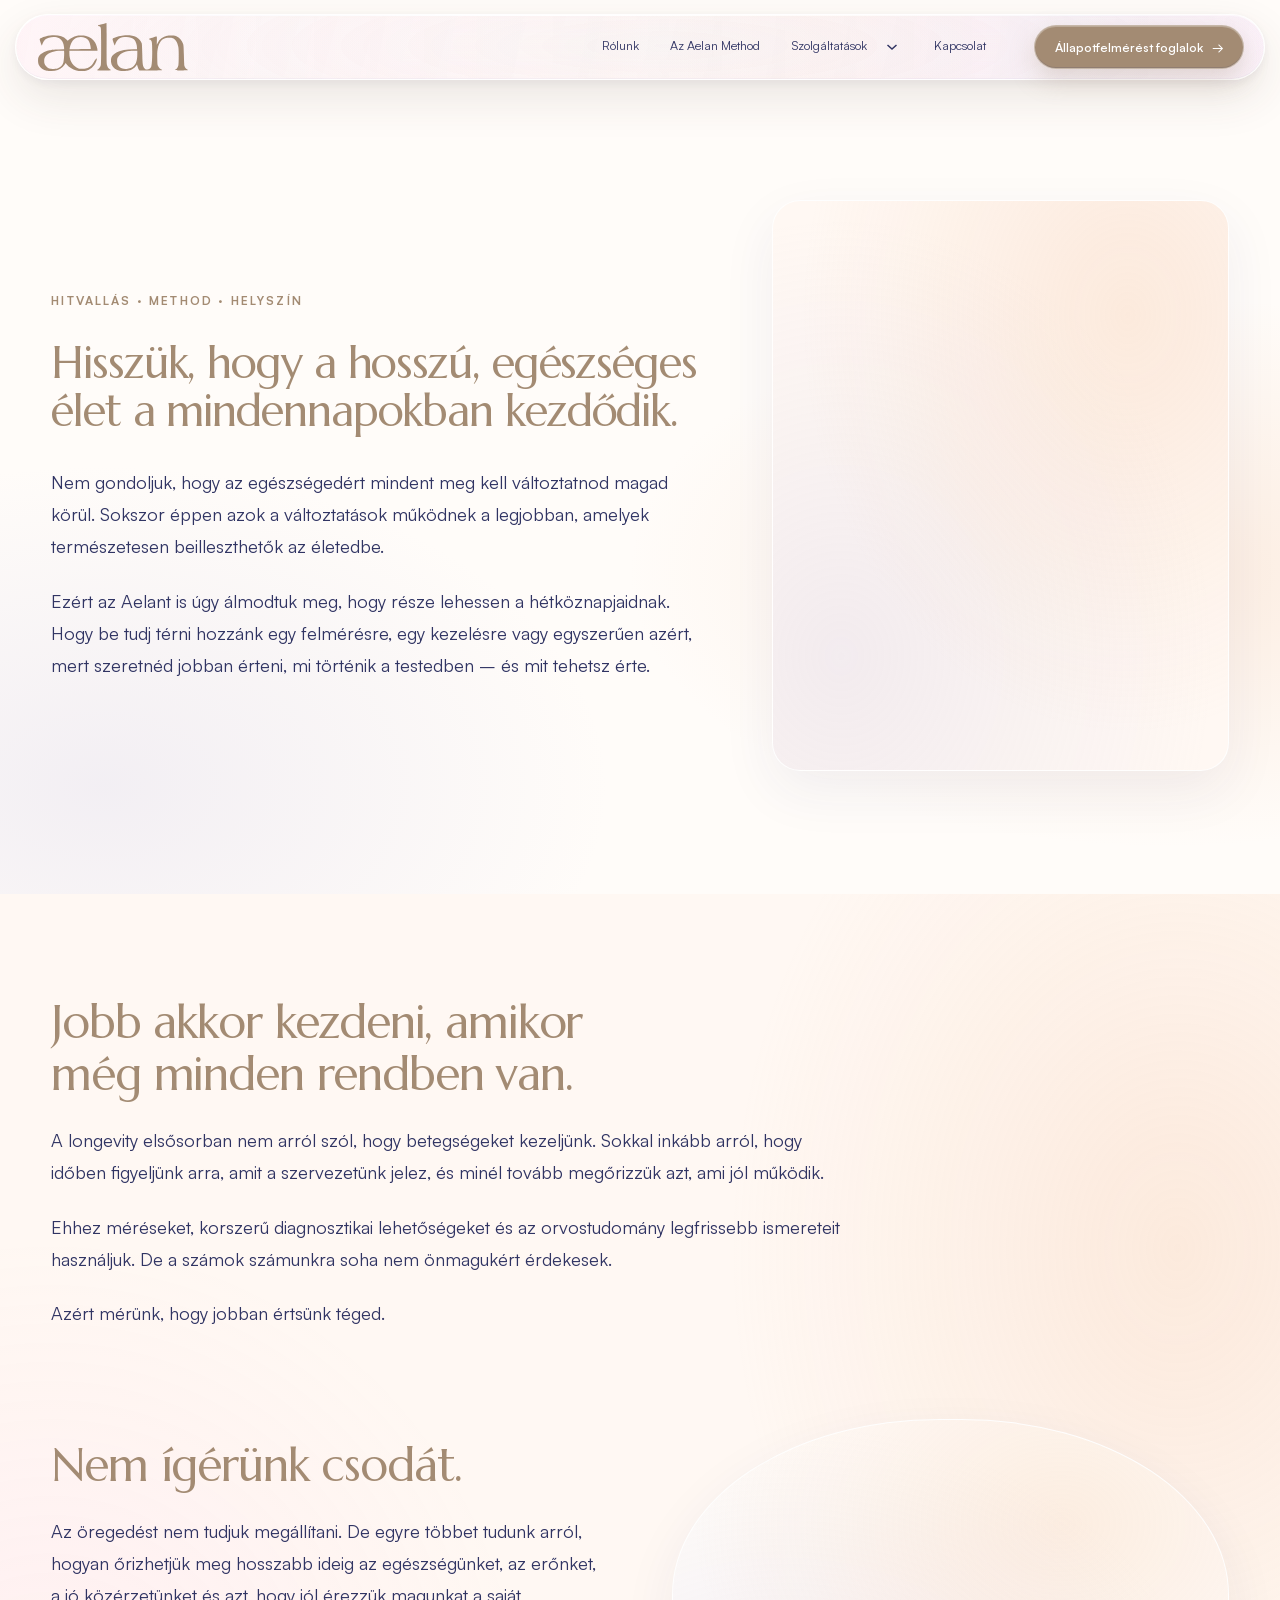
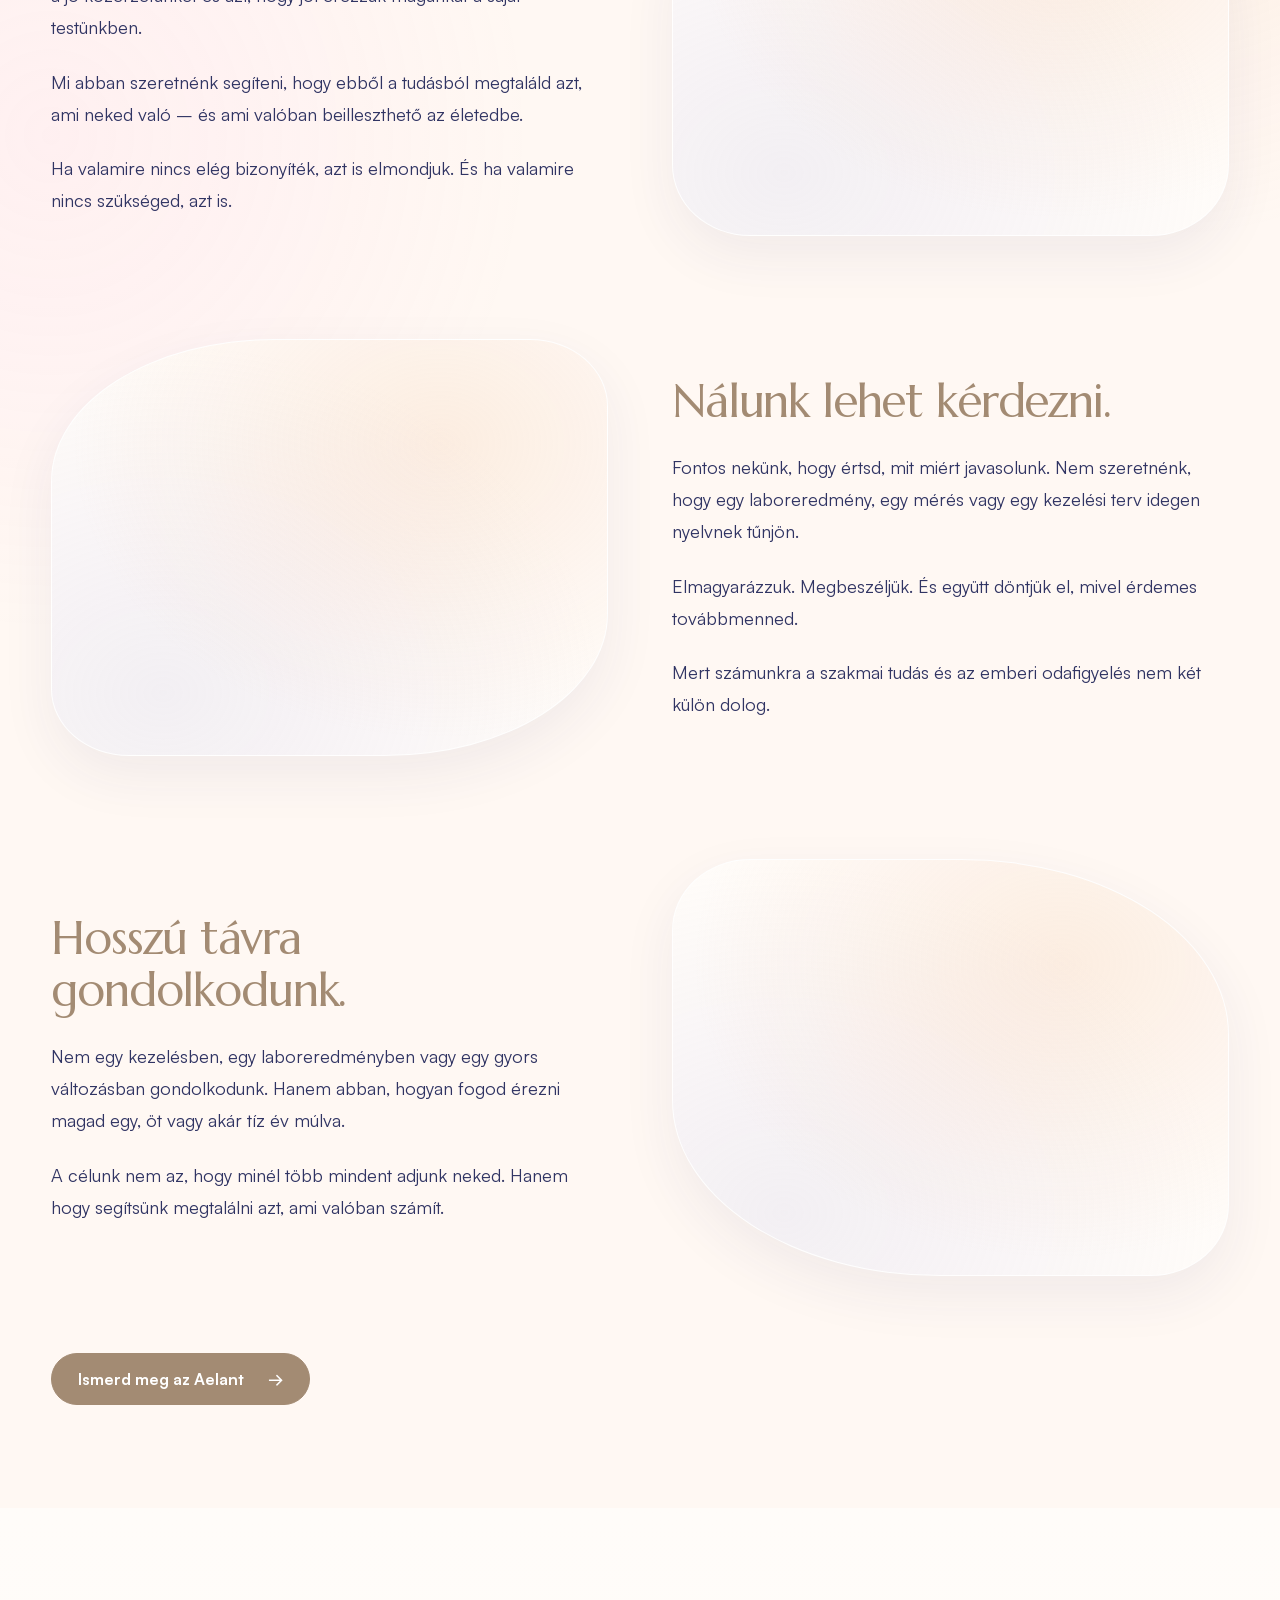
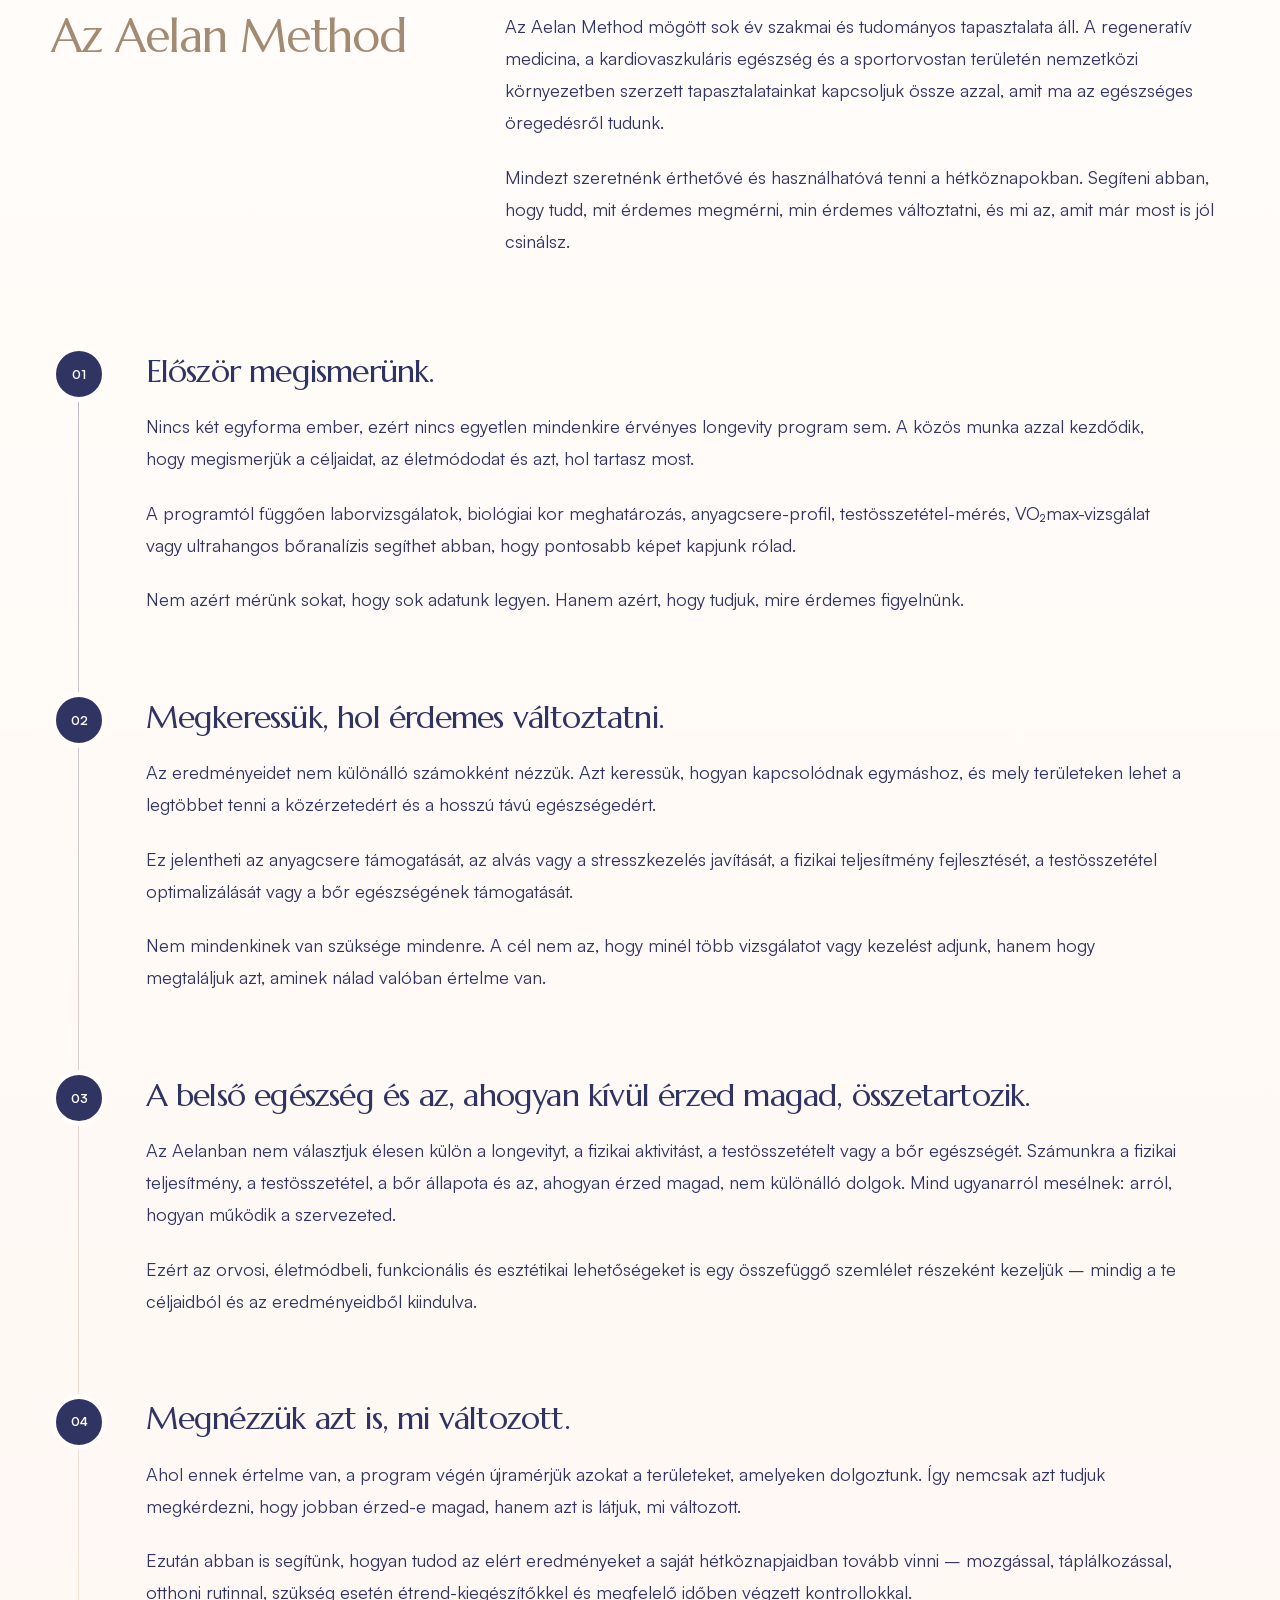
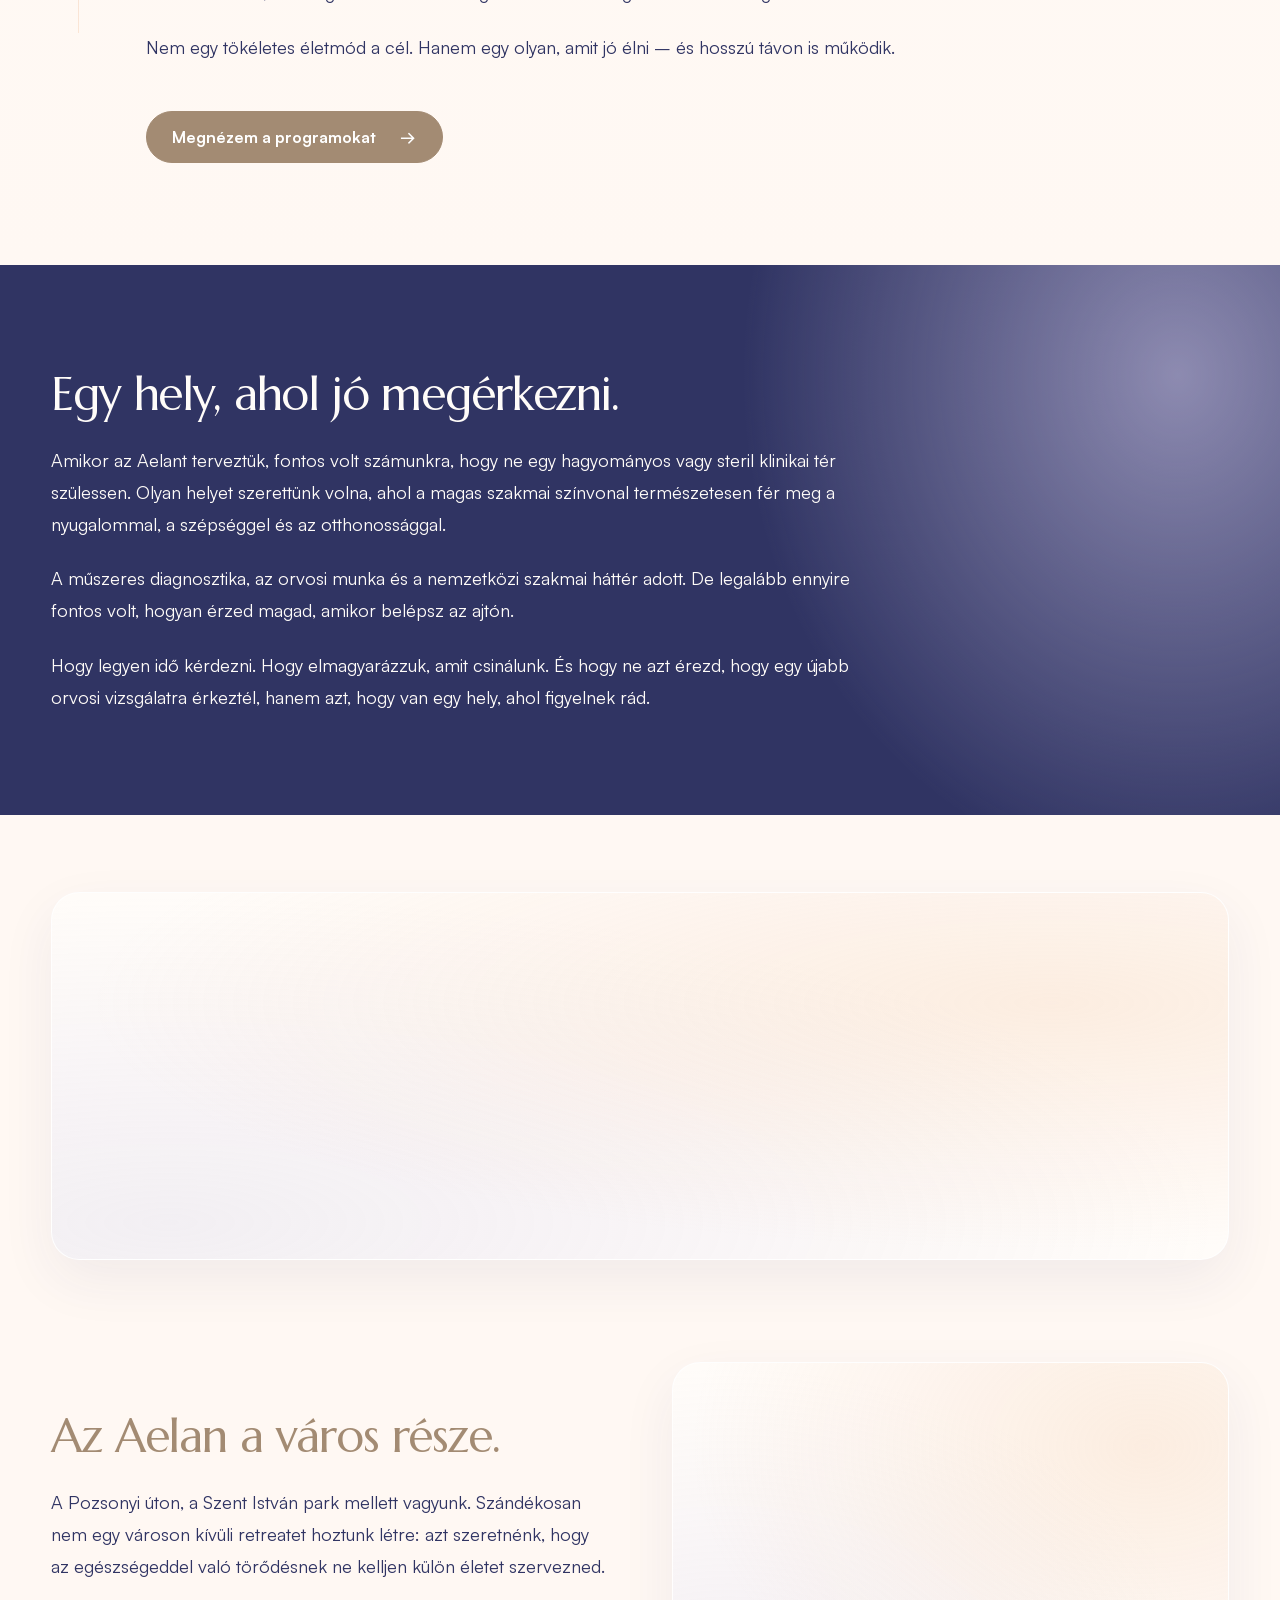
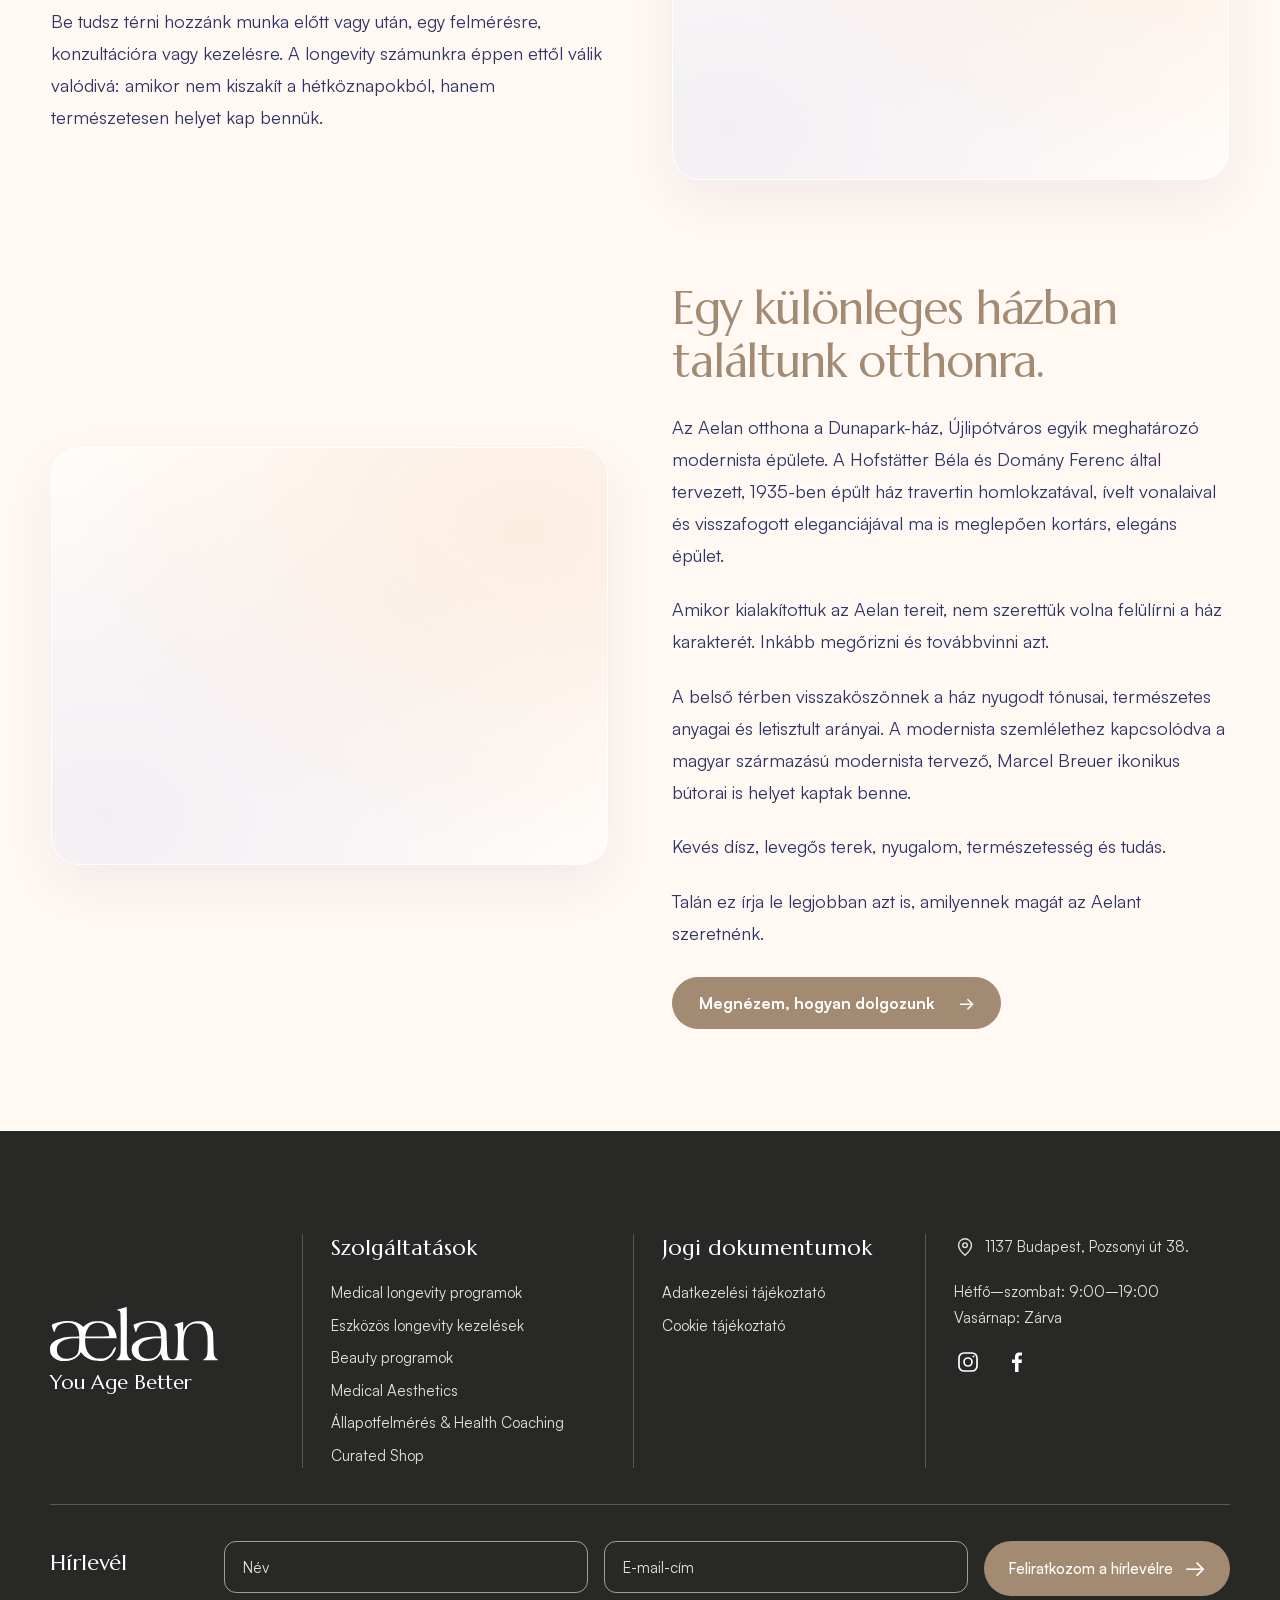
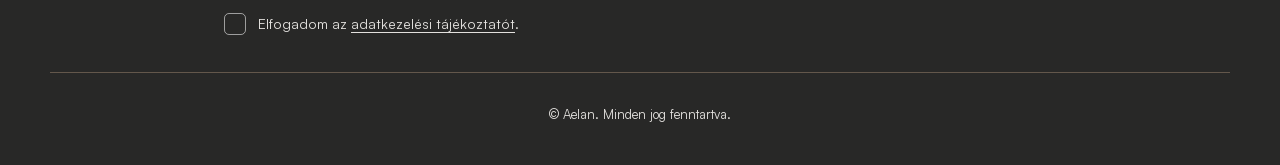
<file: snapshot/az-aelan-method/index.html>
<!doctype html>
<html lang="hu">
<head>
    <meta charset="UTF-8">
    <meta name="viewport" content="width=device-width, initial-scale=1">
    <meta name="viewport" content="width=device-width, initial-scale=1" />
<link rel='preload' href='/snapshot/wp-content/themes/aelan/assets/fonts/Satoshi-Variable.woff2' as='font' type='font/woff2' crossorigin='anonymous' />
<link rel='preload' href='/snapshot/wp-content/themes/aelan/assets/fonts/Marcellus-Regular.woff2' as='font' type='font/woff2' crossorigin='anonymous' />
<meta name='robots' content='noindex, follow' />

	<!-- This site is optimized with the Yoast SEO plugin v28.2 - https://yoast.com/product/yoast-seo-wordpress/ -->
	<meta property="og:locale" content="hu_HU" />
	<meta property="og:type" content="article" />
	<meta property="og:title" content="Az Aelan Method - Aelan Health" />
	<meta property="og:url" content="/snapshot/az-aelan-method/" />
	<meta property="og:site_name" content="Aelan Health" />
	<meta name="twitter:card" content="summary_large_image" />
	<script type="application/ld+json" class="yoast-schema-graph">{"@context":"https:\/\/schema.org","@graph":[{"@type":"WebPage","@id":"/snapshot\/az-aelan-method\/","url":"/snapshot\/az-aelan-method\/","name":"Az Aelan Method - Aelan Health","isPartOf":{"@id":"/snapshot\/#website"},"datePublished":"2026-09-17T08:56:13+00:00","breadcrumb":{"@id":"/snapshot\/az-aelan-method\/#breadcrumb"},"inLanguage":"hu","potentialAction":[{"@type":"ReadAction","target":["/snapshot\/az-aelan-method\/"]}]},{"@type":"BreadcrumbList","@id":"/snapshot\/az-aelan-method\/#breadcrumb","itemListElement":[{"@type":"ListItem","position":1,"name":"Home","item":"/snapshot\/"},{"@type":"ListItem","position":2,"name":"Az Aelan Method"}]},{"@type":"WebSite","@id":"/snapshot\/#website","url":"/snapshot\/","name":"Aelan Health","description":"Személyre szabott wellbeing és longevity","publisher":{"@id":"/snapshot\/#organization"},"potentialAction":[{"@type":"SearchAction","target":{"@type":"EntryPoint","urlTemplate":"/snapshot\/?s={search_term_string}"},"query-input":{"@type":"PropertyValueSpecification","valueRequired":true,"valueName":"search_term_string"}}],"inLanguage":"hu"},{"@type":"Organization","@id":"/snapshot\/#organization","name":"Aelan Health","url":"/snapshot\/","logo":{"@type":"ImageObject","inLanguage":"hu","@id":"/snapshot\/#\/schema\/logo\/image\/","url":"/snapshot\/wp-content\/uploads\/2026\/08\/aelan-logo-source.png","contentUrl":"/snapshot\/wp-content\/uploads\/2026\/08\/aelan-logo-source.png","width":512,"height":164,"caption":"Aelan Health"},"image":{"@id":"/snapshot\/#\/schema\/logo\/image\/"}}]}</script>
	<!-- / Yoast SEO plugin. -->


<title>Az Aelan Method - Aelan Health</title>




<style id="wp-img-auto-sizes-contain-inline-css">
img:is([sizes=auto i],[sizes^="auto," i]){contain-intrinsic-size:3000px 1500px}
/*# sourceURL=wp-img-auto-sizes-contain-inline-css */
</style>
<style id="wp-emoji-styles-inline-css">

	img.wp-smiley, img.emoji {
		display: inline !important;
		border: none !important;
		box-shadow: none !important;
		height: 1em !important;
		width: 1em !important;
		margin: 0 0.07em !important;
		vertical-align: -0.1em !important;
		background: none !important;
		padding: 0 !important;
	}
/*# sourceURL=wp-emoji-styles-inline-css */
</style>
<style id="wp-block-library-inline-css">
:root{--wp-block-synced-color:#7a00df;--wp-block-synced-color--rgb:122,0,223;--wp-bound-block-color:var(--wp-block-synced-color);--wp-editor-canvas-background:#ddd;--wp-admin-theme-color:#007cba;--wp-admin-theme-color--rgb:0,124,186;--wp-admin-theme-color-darker-10:#006ba1;--wp-admin-theme-color-darker-10--rgb:0,107,160.5;--wp-admin-theme-color-darker-20:#005a87;--wp-admin-theme-color-darker-20--rgb:0,90,135;--wp-admin-border-width-focus:2px}@media (min-resolution:192dpi){:root{--wp-admin-border-width-focus:1.5px}}.wp-element-button{cursor:pointer}:root .has-very-light-gray-background-color{background-color:#eee}:root .has-very-dark-gray-background-color{background-color:#313131}:root .has-very-light-gray-color{color:#eee}:root .has-very-dark-gray-color{color:#313131}:root .has-vivid-green-cyan-to-vivid-cyan-blue-gradient-background{background:linear-gradient(135deg,#00d084,#0693e3)}:root .has-purple-crush-gradient-background{background:linear-gradient(135deg,#34e2e4,#4721fb 50%,#ab1dfe)}:root .has-hazy-dawn-gradient-background{background:linear-gradient(135deg,#faaca8,#dad0ec)}:root .has-subdued-olive-gradient-background{background:linear-gradient(135deg,#fafae1,#67a671)}:root .has-atomic-cream-gradient-background{background:linear-gradient(135deg,#fdd79a,#004a59)}:root .has-nightshade-gradient-background{background:linear-gradient(135deg,#330968,#31cdcf)}:root .has-midnight-gradient-background{background:linear-gradient(135deg,#020381,#2874fc)}:root{--wp--preset--font-size--normal:16px;--wp--preset--font-size--huge:42px}.has-regular-font-size{font-size:1em}.has-larger-font-size{font-size:2.625em}.has-normal-font-size{font-size:var(--wp--preset--font-size--normal)}.has-huge-font-size{font-size:var(--wp--preset--font-size--huge)}:root .has-text-align-center{text-align:center}:root .has-text-align-left{text-align:left}:root .has-text-align-right{text-align:right}.has-fit-text{white-space:nowrap!important}#end-resizable-editor-section{display:none}.aligncenter{clear:both}.items-justified-left{justify-content:flex-start}.items-justified-center{justify-content:center}.items-justified-right{justify-content:flex-end}.items-justified-space-between{justify-content:space-between}.screen-reader-text{word-wrap:normal!important;border:0;clip-path:inset(50%);height:1px;margin:-1px;overflow:hidden;padding:0;position:absolute;width:1px;word-break:normal!important}.screen-reader-text:focus{background-color:#ddd;clip-path:none;color:#444;display:block;font-size:1em;height:auto;left:5px;line-height:normal;padding:15px 23px 14px;text-decoration:none;top:5px;width:auto;z-index:100000}html :where(.has-border-color){border-style:solid}html :where([style^=border-color],[style*=";border-color"],[style*="; border-color"]){border-style:solid}html :where([style^=border-top-color],[style*=";border-top-color"],[style*="; border-top-color"]){border-top-style:solid}html :where([style^=border-right-color],[style*=";border-right-color"],[style*="; border-right-color"]){border-right-style:solid}html :where([style^=border-bottom-color],[style*=";border-bottom-color"],[style*="; border-bottom-color"]){border-bottom-style:solid}html :where([style^=border-left-color],[style*=";border-left-color"],[style*="; border-left-color"]){border-left-style:solid}html :where([style^=border-width],[style*=";border-width"],[style*="; border-width"]){border-style:solid}html :where([style^=border-top-width],[style*=";border-top-width"],[style*="; border-top-width"]){border-top-style:solid}html :where([style^=border-right-width],[style*=";border-right-width"],[style*="; border-right-width"]){border-right-style:solid}html :where([style^=border-bottom-width],[style*=";border-bottom-width"],[style*="; border-bottom-width"]){border-bottom-style:solid}html :where([style^=border-left-width],[style*=";border-left-width"],[style*="; border-left-width"]){border-left-style:solid}html :where(img[class*=wp-image-]){height:auto;max-width:100%}:where(figure){margin:0 0 1em}html :where(.is-position-sticky){--wp-admin--admin-bar--position-offset:var(--wp-admin--admin-bar--height,0px)}@media screen and (max-width:600px){html :where(.is-position-sticky){--wp-admin--admin-bar--position-offset:0px}}
/*# sourceURL=/wp-includes/css/dist/block-library/common.min.css */
</style>
<style id="global-styles-inline-css">
:root{--wp--preset--aspect-ratio--square: 1;--wp--preset--aspect-ratio--4-3: 4/3;--wp--preset--aspect-ratio--3-4: 3/4;--wp--preset--aspect-ratio--3-2: 3/2;--wp--preset--aspect-ratio--2-3: 2/3;--wp--preset--aspect-ratio--16-9: 16/9;--wp--preset--aspect-ratio--9-16: 9/16;--wp--preset--color--black: #000000;--wp--preset--color--cyan-bluish-gray: #abb8c3;--wp--preset--color--white: #FFFFFF;--wp--preset--color--pale-pink: #f78da7;--wp--preset--color--vivid-red: #cf2e2e;--wp--preset--color--luminous-vivid-orange: #ff6900;--wp--preset--color--luminous-vivid-amber: #fcb900;--wp--preset--color--light-green-cyan: #7bdcb5;--wp--preset--color--vivid-green-cyan: #00d084;--wp--preset--color--pale-cyan-blue: #8ed1fc;--wp--preset--color--vivid-cyan-blue: #0693e3;--wp--preset--color--vivid-purple: #9b51e0;--wp--preset--color--navy: #303463;--wp--preset--color--taupe: #A38B73;--wp--preset--color--cream: #FFF8F3;--wp--preset--color--soft-peach: #FFF7F0;--wp--preset--color--warm-white: #FFFCF9;--wp--preset--color--peach: #F3BF99;--wp--preset--color--coral: #F3A377;--wp--preset--color--lavender: #C6C0E0;--wp--preset--color--pink: #FDA3DD;--wp--preset--color--violet: #5309CC;--wp--preset--gradient--vivid-cyan-blue-to-vivid-purple: linear-gradient(135deg,rgb(6,147,227) 0%,rgb(155,81,224) 100%);--wp--preset--gradient--light-green-cyan-to-vivid-green-cyan: linear-gradient(135deg,rgb(122,220,180) 0%,rgb(0,208,130) 100%);--wp--preset--gradient--luminous-vivid-amber-to-luminous-vivid-orange: linear-gradient(135deg,rgb(252,185,0) 0%,rgb(255,105,0) 100%);--wp--preset--gradient--luminous-vivid-orange-to-vivid-red: linear-gradient(135deg,rgb(255,105,0) 0%,rgb(207,46,46) 100%);--wp--preset--gradient--very-light-gray-to-cyan-bluish-gray: linear-gradient(135deg,rgb(238,238,238) 0%,rgb(169,184,195) 100%);--wp--preset--gradient--cool-to-warm-spectrum: linear-gradient(135deg,rgb(74,234,220) 0%,rgb(151,120,209) 20%,rgb(207,42,186) 40%,rgb(238,44,130) 60%,rgb(251,105,98) 80%,rgb(254,248,76) 100%);--wp--preset--gradient--blush-light-purple: linear-gradient(135deg,rgb(255,206,236) 0%,rgb(152,150,240) 100%);--wp--preset--gradient--blush-bordeaux: linear-gradient(135deg,rgb(254,205,165) 0%,rgb(254,45,45) 50%,rgb(107,0,62) 100%);--wp--preset--gradient--luminous-dusk: linear-gradient(135deg,rgb(255,203,112) 0%,rgb(199,81,192) 50%,rgb(65,88,208) 100%);--wp--preset--gradient--pale-ocean: linear-gradient(135deg,rgb(255,245,203) 0%,rgb(182,227,212) 50%,rgb(51,167,181) 100%);--wp--preset--gradient--electric-grass: linear-gradient(135deg,rgb(202,248,128) 0%,rgb(113,206,126) 100%);--wp--preset--gradient--midnight: linear-gradient(135deg,rgb(2,3,129) 0%,rgb(40,116,252) 100%);--wp--preset--gradient--pearl: linear-gradient(135deg, rgba(243,191,153,.42) 0%, rgba(255,255,255,.72) 32%, rgba(198,192,224,.40) 61%, rgba(253,163,221,.24) 100%);--wp--preset--font-size--small: 0.875rem;--wp--preset--font-size--medium: clamp(14px, 0.875rem + ((1vw - 3.2px) * 0.652), 20px);--wp--preset--font-size--large: clamp(22.041px, 1.378rem + ((1vw - 3.2px) * 1.517), 36px);--wp--preset--font-size--x-large: clamp(25.014px, 1.563rem + ((1vw - 3.2px) * 1.846), 42px);--wp--preset--font-size--body: clamp(0.875rem, 0.875rem + ((1vw - 0.2rem) * 0.217), 1rem);--wp--preset--font-size--lead: clamp(1.05rem, 1.4vw, 1.25rem);--wp--preset--font-size--h-3: clamp(1.5rem, 2.4vw, 2.15rem);--wp--preset--font-size--h-2: clamp(2.25rem, 5vw, 4.75rem);--wp--preset--font-size--display: clamp(3rem, 7vw, 7rem);--wp--preset--font-family--satoshi: Satoshi, -apple-system, BlinkMacSystemFont, 'Segoe UI', sans-serif;--wp--preset--font-family--marcellus: Marcellus, Georgia, serif;--wp--preset--spacing--20: 0.44rem;--wp--preset--spacing--30: 0.67rem;--wp--preset--spacing--40: 1rem;--wp--preset--spacing--50: 1.5rem;--wp--preset--spacing--60: 2.25rem;--wp--preset--spacing--70: 3.38rem;--wp--preset--spacing--80: 5.06rem;--wp--preset--spacing--2-xs: 0.5rem;--wp--preset--spacing--xs: 0.75rem;--wp--preset--spacing--sm: 1rem;--wp--preset--spacing--md: 1.5rem;--wp--preset--spacing--lg: clamp(2rem, 4vw, 4rem);--wp--preset--spacing--xl: clamp(4rem, 8vw, 8rem);--wp--preset--shadow--natural: 6px 6px 9px rgba(0, 0, 0, 0.2);--wp--preset--shadow--deep: 12px 12px 50px rgba(0, 0, 0, 0.4);--wp--preset--shadow--sharp: 6px 6px 0px rgba(0, 0, 0, 0.2);--wp--preset--shadow--outlined: 6px 6px 0px -3px rgb(255, 255, 255), 6px 6px rgb(0, 0, 0);--wp--preset--shadow--crisp: 6px 6px 0px rgb(0, 0, 0);--wp--preset--shadow--soft: 0 18px 50px rgba(48,52,99,.10);--wp--preset--shadow--pearl: 0 22px 60px rgba(163,139,115,.14), inset 0 1px 0 rgba(255,255,255,.9);--wp--custom--aelan--radius-small: 16px;--wp--custom--aelan--radius-medium: 28px;--wp--custom--aelan--radius-large: 40px;--wp--custom--aelan--transition: 220ms cubic-bezier(.2,.8,.2,1);}.wp-block-button{--wp--preset--dimension--25: 25%;--wp--preset--dimension--50: 50%;--wp--preset--dimension--75: 75%;--wp--preset--dimension--100: 100%;}:root { --wp--style--global--content-size: 760px;--wp--style--global--wide-size: 1240px; }:where(body) { margin: 0; }.wp-site-blocks { padding-top: var(--wp--style--root--padding-top); padding-bottom: var(--wp--style--root--padding-bottom); }.has-global-padding { padding-right: var(--wp--style--root--padding-right); padding-left: var(--wp--style--root--padding-left); }.has-global-padding > .alignfull { margin-right: calc(var(--wp--style--root--padding-right) * -1); margin-left: calc(var(--wp--style--root--padding-left) * -1); }.has-global-padding :where(:not(.alignfull.is-layout-flow) > .has-global-padding:not(.wp-block-block, .alignfull)) { padding-right: 0; padding-left: 0; }.has-global-padding :where(:not(.alignfull.is-layout-flow) > .has-global-padding:not(.wp-block-block, .alignfull)) > .alignfull { margin-left: 0; margin-right: 0; }.wp-site-blocks > .alignleft { float: left; margin-right: 2em; }.wp-site-blocks > .alignright { float: right; margin-left: 2em; }.wp-site-blocks > .aligncenter { justify-content: center; margin-left: auto; margin-right: auto; }:where(.is-layout-flex){gap: 0.5em;}:where(.is-layout-grid){gap: 0.5em;}.is-layout-flow > .alignleft{float: left;margin-inline-start: 0;margin-inline-end: 2em;}.is-layout-flow > .alignright{float: right;margin-inline-start: 2em;margin-inline-end: 0;}.is-layout-flow > .aligncenter{margin-left: auto !important;margin-right: auto !important;}.is-layout-constrained > .alignleft{float: left;margin-inline-start: 0;margin-inline-end: 2em;}.is-layout-constrained > .alignright{float: right;margin-inline-start: 2em;margin-inline-end: 0;}.is-layout-constrained > .aligncenter{margin-left: auto !important;margin-right: auto !important;}.is-layout-constrained > :where(:not(.alignleft):not(.alignright):not(.alignfull)){max-width: var(--wp--style--global--content-size);margin-left: auto !important;margin-right: auto !important;}.is-layout-constrained > .alignwide{max-width: var(--wp--style--global--wide-size);}body .is-layout-flex{display: flex;}.is-layout-flex{flex-wrap: wrap;align-items: center;}.is-layout-flex > :is(*, div){margin: 0;}body .is-layout-grid{display: grid;}.is-layout-grid > :is(*, div){margin: 0;}body{background-color: #FFF8F3;color: #303463;font-family: var(--wp--preset--font-family--satoshi);font-size: var(--wp--preset--font-size--body);font-weight: 400;line-height: 1.65;--wp--style--root--padding-top: 0px;--wp--style--root--padding-right: clamp(1rem, 3vw, 2.5rem);--wp--style--root--padding-bottom: 0px;--wp--style--root--padding-left: clamp(1rem, 3vw, 2.5rem);}a:where(:not(.wp-element-button)){color: #303463;}:root :where(a:where(:not(.wp-element-button)):hover){color: #5309CC;}h1, h2, h3, h4, h5, h6{color: #A38B73;font-family: var(--wp--preset--font-family--marcellus);font-weight: 400;line-height: 1.05;}:root :where(.wp-element-button, .wp-block-button__link){background-color: #303463;border-radius: 999px;border-width: 0;color: #FFFFFF;font-family: var(--wp--preset--font-family--satoshi);font-size: clamp(0.875rem, 0.875rem + ((1vw - 0.2rem) * 0.043), 0.9rem);font-style: inherit;font-weight: 600;letter-spacing: inherit;line-height: inherit;padding-top: 0.85rem;padding-right: 1.5rem;padding-bottom: 0.85rem;padding-left: 1.5rem;text-decoration: none;text-transform: inherit;}.has-black-color{color: var(--wp--preset--color--black) !important;}.has-cyan-bluish-gray-color{color: var(--wp--preset--color--cyan-bluish-gray) !important;}.has-white-color{color: var(--wp--preset--color--white) !important;}.has-pale-pink-color{color: var(--wp--preset--color--pale-pink) !important;}.has-vivid-red-color{color: var(--wp--preset--color--vivid-red) !important;}.has-luminous-vivid-orange-color{color: var(--wp--preset--color--luminous-vivid-orange) !important;}.has-luminous-vivid-amber-color{color: var(--wp--preset--color--luminous-vivid-amber) !important;}.has-light-green-cyan-color{color: var(--wp--preset--color--light-green-cyan) !important;}.has-vivid-green-cyan-color{color: var(--wp--preset--color--vivid-green-cyan) !important;}.has-pale-cyan-blue-color{color: var(--wp--preset--color--pale-cyan-blue) !important;}.has-vivid-cyan-blue-color{color: var(--wp--preset--color--vivid-cyan-blue) !important;}.has-vivid-purple-color{color: var(--wp--preset--color--vivid-purple) !important;}.has-navy-color{color: var(--wp--preset--color--navy) !important;}.has-taupe-color{color: var(--wp--preset--color--taupe) !important;}.has-cream-color{color: var(--wp--preset--color--cream) !important;}.has-soft-peach-color{color: var(--wp--preset--color--soft-peach) !important;}.has-warm-white-color{color: var(--wp--preset--color--warm-white) !important;}.has-peach-color{color: var(--wp--preset--color--peach) !important;}.has-coral-color{color: var(--wp--preset--color--coral) !important;}.has-lavender-color{color: var(--wp--preset--color--lavender) !important;}.has-pink-color{color: var(--wp--preset--color--pink) !important;}.has-violet-color{color: var(--wp--preset--color--violet) !important;}.has-black-background-color{background-color: var(--wp--preset--color--black) !important;}.has-cyan-bluish-gray-background-color{background-color: var(--wp--preset--color--cyan-bluish-gray) !important;}.has-white-background-color{background-color: var(--wp--preset--color--white) !important;}.has-pale-pink-background-color{background-color: var(--wp--preset--color--pale-pink) !important;}.has-vivid-red-background-color{background-color: var(--wp--preset--color--vivid-red) !important;}.has-luminous-vivid-orange-background-color{background-color: var(--wp--preset--color--luminous-vivid-orange) !important;}.has-luminous-vivid-amber-background-color{background-color: var(--wp--preset--color--luminous-vivid-amber) !important;}.has-light-green-cyan-background-color{background-color: var(--wp--preset--color--light-green-cyan) !important;}.has-vivid-green-cyan-background-color{background-color: var(--wp--preset--color--vivid-green-cyan) !important;}.has-pale-cyan-blue-background-color{background-color: var(--wp--preset--color--pale-cyan-blue) !important;}.has-vivid-cyan-blue-background-color{background-color: var(--wp--preset--color--vivid-cyan-blue) !important;}.has-vivid-purple-background-color{background-color: var(--wp--preset--color--vivid-purple) !important;}.has-navy-background-color{background-color: var(--wp--preset--color--navy) !important;}.has-taupe-background-color{background-color: var(--wp--preset--color--taupe) !important;}.has-cream-background-color{background-color: var(--wp--preset--color--cream) !important;}.has-soft-peach-background-color{background-color: var(--wp--preset--color--soft-peach) !important;}.has-warm-white-background-color{background-color: var(--wp--preset--color--warm-white) !important;}.has-peach-background-color{background-color: var(--wp--preset--color--peach) !important;}.has-coral-background-color{background-color: var(--wp--preset--color--coral) !important;}.has-lavender-background-color{background-color: var(--wp--preset--color--lavender) !important;}.has-pink-background-color{background-color: var(--wp--preset--color--pink) !important;}.has-violet-background-color{background-color: var(--wp--preset--color--violet) !important;}.has-black-border-color{border-color: var(--wp--preset--color--black) !important;}.has-cyan-bluish-gray-border-color{border-color: var(--wp--preset--color--cyan-bluish-gray) !important;}.has-white-border-color{border-color: var(--wp--preset--color--white) !important;}.has-pale-pink-border-color{border-color: var(--wp--preset--color--pale-pink) !important;}.has-vivid-red-border-color{border-color: var(--wp--preset--color--vivid-red) !important;}.has-luminous-vivid-orange-border-color{border-color: var(--wp--preset--color--luminous-vivid-orange) !important;}.has-luminous-vivid-amber-border-color{border-color: var(--wp--preset--color--luminous-vivid-amber) !important;}.has-light-green-cyan-border-color{border-color: var(--wp--preset--color--light-green-cyan) !important;}.has-vivid-green-cyan-border-color{border-color: var(--wp--preset--color--vivid-green-cyan) !important;}.has-pale-cyan-blue-border-color{border-color: var(--wp--preset--color--pale-cyan-blue) !important;}.has-vivid-cyan-blue-border-color{border-color: var(--wp--preset--color--vivid-cyan-blue) !important;}.has-vivid-purple-border-color{border-color: var(--wp--preset--color--vivid-purple) !important;}.has-navy-border-color{border-color: var(--wp--preset--color--navy) !important;}.has-taupe-border-color{border-color: var(--wp--preset--color--taupe) !important;}.has-cream-border-color{border-color: var(--wp--preset--color--cream) !important;}.has-soft-peach-border-color{border-color: var(--wp--preset--color--soft-peach) !important;}.has-warm-white-border-color{border-color: var(--wp--preset--color--warm-white) !important;}.has-peach-border-color{border-color: var(--wp--preset--color--peach) !important;}.has-coral-border-color{border-color: var(--wp--preset--color--coral) !important;}.has-lavender-border-color{border-color: var(--wp--preset--color--lavender) !important;}.has-pink-border-color{border-color: var(--wp--preset--color--pink) !important;}.has-violet-border-color{border-color: var(--wp--preset--color--violet) !important;}.has-vivid-cyan-blue-to-vivid-purple-gradient-background{background: var(--wp--preset--gradient--vivid-cyan-blue-to-vivid-purple) !important;}.has-light-green-cyan-to-vivid-green-cyan-gradient-background{background: var(--wp--preset--gradient--light-green-cyan-to-vivid-green-cyan) !important;}.has-luminous-vivid-amber-to-luminous-vivid-orange-gradient-background{background: var(--wp--preset--gradient--luminous-vivid-amber-to-luminous-vivid-orange) !important;}.has-luminous-vivid-orange-to-vivid-red-gradient-background{background: var(--wp--preset--gradient--luminous-vivid-orange-to-vivid-red) !important;}.has-very-light-gray-to-cyan-bluish-gray-gradient-background{background: var(--wp--preset--gradient--very-light-gray-to-cyan-bluish-gray) !important;}.has-cool-to-warm-spectrum-gradient-background{background: var(--wp--preset--gradient--cool-to-warm-spectrum) !important;}.has-blush-light-purple-gradient-background{background: var(--wp--preset--gradient--blush-light-purple) !important;}.has-blush-bordeaux-gradient-background{background: var(--wp--preset--gradient--blush-bordeaux) !important;}.has-luminous-dusk-gradient-background{background: var(--wp--preset--gradient--luminous-dusk) !important;}.has-pale-ocean-gradient-background{background: var(--wp--preset--gradient--pale-ocean) !important;}.has-electric-grass-gradient-background{background: var(--wp--preset--gradient--electric-grass) !important;}.has-midnight-gradient-background{background: var(--wp--preset--gradient--midnight) !important;}.has-pearl-gradient-background{background: var(--wp--preset--gradient--pearl) !important;}.has-small-font-size{font-size: var(--wp--preset--font-size--small) !important;}.has-medium-font-size{font-size: var(--wp--preset--font-size--medium) !important;}.has-large-font-size{font-size: var(--wp--preset--font-size--large) !important;}.has-x-large-font-size{font-size: var(--wp--preset--font-size--x-large) !important;}.has-body-font-size{font-size: var(--wp--preset--font-size--body) !important;}.has-lead-font-size{font-size: var(--wp--preset--font-size--lead) !important;}.has-h-3-font-size{font-size: var(--wp--preset--font-size--h-3) !important;}.has-h-2-font-size{font-size: var(--wp--preset--font-size--h-2) !important;}.has-display-font-size{font-size: var(--wp--preset--font-size--display) !important;}.has-satoshi-font-family{font-family: var(--wp--preset--font-family--satoshi) !important;}.has-marcellus-font-family{font-family: var(--wp--preset--font-family--marcellus) !important;}
/*# sourceURL=global-styles-inline-css */
</style>
<style id="wp-block-template-skip-link-inline-css">
/*! This file is auto-generated */
.skip-link.screen-reader-text{border:0;clip-path:inset(50%);height:1px;margin:-1px;overflow:hidden;padding:0;position:absolute!important;width:1px;word-wrap:normal!important;word-break:normal!important}.skip-link.screen-reader-text:focus{background-color:#eee;clip-path:none;color:#444;display:block;font-size:1em;height:auto;left:5px;line-height:normal;padding:15px 23px 14px;text-decoration:none;top:5px;width:auto;z-index:100000}
/*# sourceURL=/wp-includes/css/wp-block-template-skip-link.min.css */
</style>
<link rel='stylesheet' id='elementor-frontend-css' href='/snapshot/wp-content/plugins/elementor/assets/css/frontend.min.css?ver=4.2.4' media='all' />
<style id="elementor-frontend-inline-css">
.e-heading-base a, .e-paragraph-base a { all: unset; cursor: pointer; }form[data-element_type="e-form"].form-state-success [data-element_type="e-form-success-message"],form[data-element_type="e-form"].form-state-error [data-element_type="e-form-error-message"]{ display: block; }
.e-form-textarea-base:not([data-resizable]) { resize: none; } .e-form-submit-button-base { cursor: pointer; box-sizing: border-box; }
/*# sourceURL=elementor-frontend-inline-css */
</style>
<link rel='stylesheet' id='elementor-post-101-css' href='/snapshot/wp-content/uploads/elementor/css/post-101.css?ver=1791811818' media='all' />
<link rel='stylesheet' id='aelan-elementor-shell-css' href='/snapshot/wp-content/plugins/aelan-elementor/assets/shell.css?ver=0.3.45-classic-nav-3' media='all' />
<link rel='stylesheet' id='aelan-elementor-blocks-css' href='/snapshot/wp-content/plugins/aelan-elementor/assets/blocks.css?ver=0.3.33' media='all' />
<link rel='stylesheet' id='aelan-elementor-layout-css' href='/snapshot/wp-content/plugins/aelan-elementor/assets/elementor.css?ver=0.3.33' media='all' />
<link rel='stylesheet' id='aelan-elementor-method-page-css' href='/snapshot/wp-content/plugins/aelan-elementor/assets/method-page.css?ver=0.3.33' media='all' />
<link rel='stylesheet' id='elementor-post-140-css' href='/snapshot/wp-content/uploads/elementor/css/post-140.css?ver=1791812272' media='all' />
<link rel='stylesheet' id='base-desktop-css' href='/snapshot/wp-content/uploads/elementor/css/base-desktop.css?ver=6acce0eab7635' media='all' />
<link rel='stylesheet' id='base-mobile-css' href='/snapshot/wp-content/uploads/elementor/css/base-mobile.css?ver=6acce0eab7635' media='(max-width:767px)' />


<link rel="https://api.w.org/" href="/snapshot/wp-json/" /><link rel="EditURI" type="application/rsd+xml" title="RSD" href="/snapshot/xmlrpc.php?rsd" />
<meta name="generator" content="WordPress 7.1.1" />
<link rel='shortlink' href='/snapshot/?p=140' />
<meta name="generator" content="Elementor 4.2.4; features: e_font_icon_svg, additional_custom_breakpoints; settings: css_print_method-external, google_font-enabled, font_display-swap">
			<style>
				.e-con.e-parent:nth-of-type(n+4):not(.e-lazyloaded):not(.e-no-lazyload),
				.e-con.e-parent:nth-of-type(n+4):not(.e-lazyloaded):not(.e-no-lazyload) * {
					background-image: none !important;
				}
				@media screen and (max-height: 1024px) {
					.e-con.e-parent:nth-of-type(n+3):not(.e-lazyloaded):not(.e-no-lazyload),
					.e-con.e-parent:nth-of-type(n+3):not(.e-lazyloaded):not(.e-no-lazyload) * {
						background-image: none !important;
					}
				}
				@media screen and (max-height: 640px) {
					.e-con.e-parent:nth-of-type(n+2):not(.e-lazyloaded):not(.e-no-lazyload),
					.e-con.e-parent:nth-of-type(n+2):not(.e-lazyloaded):not(.e-no-lazyload) * {
						background-image: none !important;
					}
				}
			</style>
			<style class="wp-fonts-local">
@font-face{font-family:Satoshi;font-style:normal;font-weight:300 900;font-display:swap;src:url('/snapshot/wp-content/themes/aelan/assets/fonts/Satoshi-Variable.woff2') format('woff2');}
@font-face{font-family:Satoshi;font-style:italic;font-weight:300 900;font-display:swap;src:url('/snapshot/wp-content/themes/aelan/assets/fonts/Satoshi-VariableItalic.woff2') format('woff2');}
@font-face{font-family:Marcellus;font-style:normal;font-weight:400;font-display:swap;src:url('/snapshot/wp-content/themes/aelan/assets/fonts/Marcellus-Regular.woff2') format('woff2');}
</style>
<link rel="stylesheet" href="/snapshot/wp-content/plugins/aelan-elementor/assets/footer.css?ver=charcoal-20261019">
<link rel="icon" type="image/jpeg" sizes="64x64" href="/snapshot/aelan-favicon.jpg?v=20261019" /><meta name="robots" content="noindex,nofollow" /></head>
<body class="wp-singular page-template page-template-elementor_header_footer page page-id-140 wp-custom-logo wp-embed-responsive wp-theme-aelan aelan-elementor-page elementor-default elementor-kit-101 elementor-page elementor-page-140">
		<header data-elementor-type="header" data-elementor-id="103" class="elementor elementor-103" data-elementor-post-type="elementor_library">
			<div class="elementor-element elementor-element-3992289 e-con-full aelan-elementor-section e-flex e-con e-parent" data-id="3992289" data-element_type="container" data-e-type="container">
				<div class="elementor-element elementor-element-a7af285 elementor-widget elementor-widget-aelan-header" data-id="a7af285" data-element_type="widget" data-e-type="widget" data-widget_type="aelan-header.default">
				<div class="elementor-widget-container">
					        <header class="aelan-site-header" data-aelan-elementor-header>
            <div class="aelan-site-header__inner">
                <div class="aelan-site-logo">
                    <a class="custom-logo-link" href="/snapshot/" rel="home"><img width="512" height="164" src="/snapshot/wp-content/plugins/aelan-elementor/assets/starter/aelan-logo.svg" class="custom-logo" alt="Aelan" decoding="async" /></a>
                </div>
                <nav class="aelan-header-navigation wp-block-navigation" aria-label="Fő navigáció">
                    <button class="wp-block-navigation__responsive-container-open" type="button" aria-controls="aelan-header-menu-1" aria-label="Menü megnyitása" aria-expanded="false" data-aelan-header-open>
                        <svg width="24" height="24" viewBox="0 0 24 24" aria-hidden="true">
                            <path class="aelan-menu-icon__line aelan-menu-icon__line--top" d="M4 7.5h16" fill="none" stroke="currentColor" stroke-linecap="round" stroke-width="1.7"/>
                            <path class="aelan-menu-icon__line aelan-menu-icon__line--bottom" d="M4 16.5h16" fill="none" stroke="currentColor" stroke-linecap="round" stroke-width="1.7"/>
                        </svg>
                    </button>
                    <div class="wp-block-navigation__responsive-container" id="aelan-header-menu-1" data-aelan-header-nav>
                        <div class="wp-block-navigation__responsive-close">
                            <div class="wp-block-navigation__responsive-dialog">
                                <div class="wp-block-navigation__responsive-container-content">
                                    <ul class="wp-block-navigation__container">
                                        <li class="wp-block-navigation-item "><a class="wp-block-navigation-item__content" href="/snapshot/team/">Rólunk</a></li>                                        <li class="wp-block-navigation-item "><a class="wp-block-navigation-item__content" href="/snapshot/az-aelan-method/">Az Aelan Method</a></li>                                        <li class="wp-block-navigation-item has-child">
                                            <a class="wp-block-navigation-item__content aelan-services-desktop-link" href="/snapshot/#szolgaltatasok">Szolgáltatások</a>
                                            <button class="wp-block-navigation-submenu__toggle wp-block-navigation__submenu-icon aelan-services-desktop-toggle" type="button" aria-controls="aelan-services-menu-2" aria-label="Szolgáltatások almenü" aria-expanded="false" data-aelan-services-toggle>
                                                <svg width="12" height="12" viewBox="0 0 12 12" aria-hidden="true"><path d="m1.5 4 4.5 4 4.5-4" fill="none" stroke="currentColor" stroke-width="1.5"/></svg>
                                            </button>
                                            <button class="wp-block-navigation-item__content aelan-services-mobile-toggle" type="button" aria-controls="aelan-services-menu-2" aria-expanded="false" data-aelan-services-toggle>
                                                <span>Szolgáltatások</span>
                                                <svg width="14" height="14" viewBox="0 0 12 12" aria-hidden="true"><path d="m1.5 4 4.5 4 4.5-4" fill="none" stroke="currentColor" stroke-width="1.5"/></svg>
                                            </button>
                                            <ul class="wp-block-navigation__submenu-container" id="aelan-services-menu-2" data-aelan-services-menu>
                                                                                                    <li class="wp-block-navigation-item "><a class="wp-block-navigation-item__content" href="/snapshot/ihht-kezeles/">IHHT kezelés</a></li>                                                                                            </ul>
                                        </li>
                                        <li class="wp-block-navigation-item "><a class="wp-block-navigation-item__content" href="/snapshot/#kapcsolat">Kapcsolat</a></li>                                        <li class="wp-block-navigation-item aelan-header-cta"><a class="wp-block-navigation-item__content" href="/snapshot/#aelan-allapotfelmeres">Állapotfelmérést foglalok</a></li>                                    </ul>
                                </div>
                            </div>
                        </div>
                    </div>
                </nav>
            </div>
        </header>
				</div>
				</div>
				</div>
				</header>
		<main id="main-content">
		<div data-elementor-type="wp-page" data-elementor-id="140" class="elementor elementor-140" data-elementor-post-type="page">
				<div class="elementor-element elementor-element-fe9a88b e-con-full aelan-elementor-section aelan-method-page-section e-flex e-con e-parent" data-id="fe9a88b" data-element_type="container" data-e-type="container" id="hitvallas">
				<div class="elementor-element elementor-element-02a92d1 elementor-widget elementor-widget-aelan-method-page-hero" data-id="02a92d1" data-element_type="widget" data-e-type="widget" data-widget_type="aelan-method-page-hero.default">
				<div class="elementor-widget-container">
					        <section class="aelan-method-page aelan-method-page-hero" aria-labelledby="aelan-method-hero-title-3">
            <div class="aelan-method-page__shell aelan-method-page-hero__layout">
                <div class="aelan-method-page-hero__copy">
                    <p class="aelan-method-page__eyebrow">Hitvallás · Method · Helyszín</p>
                    <h1 id="aelan-method-hero-title-3">Hisszük, hogy a hosszú, egészséges élet a mindennapokban kezdődik.</h1>
                    <div class="aelan-method-page__body">
                        <p>Nem gondoljuk, hogy az egészségedért mindent meg kell változtatnod magad körül. Sokszor éppen azok a változtatások működnek a legjobban, amelyek természetesen beilleszthetők az életedbe.</p>
                        <p>Ezért az Aelant is úgy álmodtuk meg, hogy része lehessen a hétköznapjaidnak. Hogy be tudj térni hozzánk egy felmérésre, egy kezelésre vagy egyszerűen azért, mert szeretnéd jobban érteni, mi történik a testedben – és mit tehetsz érte.</p>
                    </div>
                </div>
                <div class="aelan-method-page-hero__media is-empty" aria-hidden="true"></div>            </div>
        </section>
				</div>
				</div>
				</div>
		<div class="elementor-element elementor-element-46f2943 e-con-full aelan-elementor-section aelan-method-page-section e-flex e-con e-parent" data-id="46f2943" data-element_type="container" data-e-type="container" id="szemlelet">
				<div class="elementor-element elementor-element-afb28b8 elementor-widget elementor-widget-aelan-method-page-philosophy" data-id="afb28b8" data-element_type="widget" data-e-type="widget" data-widget_type="aelan-method-page-philosophy.default">
				<div class="elementor-widget-container">
					        <section class="aelan-method-page aelan-method-page-philosophy">
            <div class="aelan-method-page__shell">
                <section class="aelan-method-page-philosophy__lead">
                    <h2>Jobb akkor kezdeni, amikor még minden rendben van.</h2>
                    <div class="aelan-method-page__body"><p>A longevity elsősorban nem arról szól, hogy betegségeket kezeljünk. Sokkal inkább arról, hogy időben figyeljünk arra, amit a szervezetünk jelez, és minél tovább megőrizzük azt, ami jól működik.</p>
<p>Ehhez méréseket, korszerű diagnosztikai lehetőségeket és az orvostudomány legfrissebb ismereteit használjuk. De a számok számunkra soha nem önmagukért érdekesek.</p>
<p>Azért mérünk, hogy jobban értsünk téged.</p>
</div>                </section>
                <div class="aelan-method-page-philosophy__stories">
                    <section class="aelan-method-page-philosophy__story is-honesty">
                        <div class="aelan-method-page-philosophy__copy"><h2>Nem ígérünk csodát.</h2><div class="aelan-method-page__body"><p>Az öregedést nem tudjuk megállítani. De egyre többet tudunk arról, hogyan őrizhetjük meg hosszabb ideig az egészségünket, az erőnket, a jó közérzetünket és azt, hogy jól érezzük magunkat a saját testünkben.</p>
<p>Mi abban szeretnénk segíteni, hogy ebből a tudásból megtaláld azt, ami neked való – és ami valóban beilleszthető az életedbe.</p>
<p>Ha valamire nincs elég bizonyíték, azt is elmondjuk. És ha valamire nincs szükséged, azt is.</p>
</div></div>
                        <div class="aelan-method-page-philosophy__media is-empty" aria-hidden="true"></div>                    </section>
                    <section class="aelan-method-page-philosophy__story is-questions">
                        <div class="aelan-method-page-philosophy__media is-empty" aria-hidden="true"></div>                        <div class="aelan-method-page-philosophy__copy"><h2>Nálunk lehet kérdezni.</h2><div class="aelan-method-page__body"><p>Fontos nekünk, hogy értsd, mit miért javasolunk. Nem szeretnénk, hogy egy laboreredmény, egy mérés vagy egy kezelési terv idegen nyelvnek tűnjön.</p>
<p>Elmagyarázzuk. Megbeszéljük. És együtt döntjük el, mivel érdemes továbbmenned.</p>
<p>Mert számunkra a szakmai tudás és az emberi odafigyelés nem két külön dolog.</p>
</div></div>
                    </section>
                    <section class="aelan-method-page-philosophy__story is-long-term">
                        <div class="aelan-method-page-philosophy__copy"><h2>Hosszú távra gondolkodunk.</h2><div class="aelan-method-page__body"><p>Nem egy kezelésben, egy laboreredményben vagy egy gyors változásban gondolkodunk. Hanem abban, hogyan fogod érezni magad egy, öt vagy akár tíz év múlva.</p>
<p>A célunk nem az, hogy minél több mindent adjunk neked. Hanem hogy segítsünk megtalálni azt, ami valóban számít.</p>
</div></div>
                        <div class="aelan-method-page-philosophy__media is-empty" aria-hidden="true"></div>                    </section>
                </div>
                <button type="button" class="aelan-button is-pending aelan-method-page__button" disabled aria-label="Ismerd meg az Aelant – a céloldal még nincs bekötve">Ismerd meg az Aelant <span aria-hidden="true">→</span></button>            </div>
        </section>
				</div>
				</div>
				</div>
		<div class="elementor-element elementor-element-64b6c29 e-con-full aelan-elementor-section aelan-method-page-section e-flex e-con e-parent" data-id="64b6c29" data-element_type="container" data-e-type="container" id="az-aelan-method">
				<div class="elementor-element elementor-element-49ee1aa elementor-widget elementor-widget-aelan-method-page-timeline" data-id="49ee1aa" data-element_type="widget" data-e-type="widget" data-widget_type="aelan-method-page-timeline.default">
				<div class="elementor-widget-container">
					        <section class="aelan-method-page aelan-method-page-timeline" aria-labelledby="aelan-method-timeline-title-4">
            <div class="aelan-method-page__shell">
                <header class="aelan-method-page-timeline__header">
                    <h2 id="aelan-method-timeline-title-4">Az Aelan Method</h2>
                    <div class="aelan-method-page__body"><p>Az Aelan Method mögött sok év szakmai és tudományos tapasztalata áll. A regeneratív medicina, a kardiovaszkuláris egészség és a sportorvostan területén nemzetközi környezetben szerzett tapasztalatainkat kapcsoljuk össze azzal, amit ma az egészséges öregedésről tudunk.</p>
<p>Mindezt szeretnénk érthetővé és használhatóvá tenni a hétköznapokban. Segíteni abban, hogy tudd, mit érdemes megmérni, min érdemes változtatni, és mi az, amit már most is jól csinálsz.</p>
</div>                </header>
                <ol class="aelan-method-page-timeline__list">
                                            <li class="aelan-method-page-timeline__step">
                            <span class="aelan-method-page-timeline__number" aria-hidden="true">01</span>
                            <div class="aelan-method-page-timeline__copy">
                                <h3>Először megismerünk.</h3>
                                <div class="aelan-method-page__body"><p>Nincs két egyforma ember, ezért nincs egyetlen mindenkire érvényes longevity program sem. A közös munka azzal kezdődik, hogy megismerjük a céljaidat, az életmódodat és azt, hol tartasz most.</p>
<p>A programtól függően laborvizsgálatok, biológiai kor meghatározás, anyagcsere-profil, testösszetétel-mérés, VO₂max-vizsgálat vagy ultrahangos bőranalízis segíthet abban, hogy pontosabb képet kapjunk rólad.</p>
<p>Nem azért mérünk sokat, hogy sok adatunk legyen. Hanem azért, hogy tudjuk, mire érdemes figyelnünk.</p>
</div>                            </div>
                        </li>
                                            <li class="aelan-method-page-timeline__step">
                            <span class="aelan-method-page-timeline__number" aria-hidden="true">02</span>
                            <div class="aelan-method-page-timeline__copy">
                                <h3>Megkeressük, hol érdemes változtatni.</h3>
                                <div class="aelan-method-page__body"><p>Az eredményeidet nem különálló számokként nézzük. Azt keressük, hogyan kapcsolódnak egymáshoz, és mely területeken lehet a legtöbbet tenni a közérzetedért és a hosszú távú egészségedért.</p>
<p>Ez jelentheti az anyagcsere támogatását, az alvás vagy a stresszkezelés javítását, a fizikai teljesítmény fejlesztését, a testösszetétel optimalizálását vagy a bőr egészségének támogatását.</p>
<p>Nem mindenkinek van szüksége mindenre. A cél nem az, hogy minél több vizsgálatot vagy kezelést adjunk, hanem hogy megtaláljuk azt, aminek nálad valóban értelme van.</p>
</div>                            </div>
                        </li>
                                            <li class="aelan-method-page-timeline__step">
                            <span class="aelan-method-page-timeline__number" aria-hidden="true">03</span>
                            <div class="aelan-method-page-timeline__copy">
                                <h3>A belső egészség és az, ahogyan kívül érzed magad, összetartozik.</h3>
                                <div class="aelan-method-page__body"><p>Az Aelanban nem választjuk élesen külön a longevityt, a fizikai aktivitást, a testösszetételt vagy a bőr egészségét. Számunkra a fizikai teljesítmény, a testösszetétel, a bőr állapota és az, ahogyan érzed magad, nem különálló dolgok. Mind ugyanarról mesélnek: arról, hogyan működik a szervezeted.</p>
<p>Ezért az orvosi, életmódbeli, funkcionális és esztétikai lehetőségeket is egy összefüggő szemlélet részeként kezeljük – mindig a te céljaidból és az eredményeidből kiindulva.</p>
</div>                            </div>
                        </li>
                                            <li class="aelan-method-page-timeline__step">
                            <span class="aelan-method-page-timeline__number" aria-hidden="true">04</span>
                            <div class="aelan-method-page-timeline__copy">
                                <h3>Megnézzük azt is, mi változott.</h3>
                                <div class="aelan-method-page__body"><p>Ahol ennek értelme van, a program végén újramérjük azokat a területeket, amelyeken dolgoztunk. Így nemcsak azt tudjuk megkérdezni, hogy jobban érzed-e magad, hanem azt is látjuk, mi változott.</p>
<p>Ezután abban is segítünk, hogyan tudod az elért eredményeket a saját hétköznapjaidban tovább vinni – mozgással, táplálkozással, otthoni rutinnal, szükség esetén étrend-kiegészítőkkel és megfelelő időben végzett kontrollokkal.</p>
<p>Nem egy tökéletes életmód a cél. Hanem egy olyan, amit jó élni – és hosszú távon is működik.</p>
</div>                            </div>
                        </li>
                                    </ol>
                <div class="aelan-method-page-timeline__cta"><button type="button" class="aelan-button is-pending aelan-method-page__button" disabled aria-label="Megnézem a programokat – a céloldal még nincs bekötve">Megnézem a programokat <span aria-hidden="true">→</span></button></div>
            </div>
        </section>
				</div>
				</div>
				</div>
		<div class="elementor-element elementor-element-1190130 e-con-full aelan-elementor-section aelan-method-page-section e-flex e-con e-parent" data-id="1190130" data-element_type="container" data-e-type="container" id="helyszin">
				<div class="elementor-element elementor-element-69a873d elementor-widget elementor-widget-aelan-method-page-location" data-id="69a873d" data-element_type="widget" data-e-type="widget" data-widget_type="aelan-method-page-location.default">
				<div class="elementor-widget-container">
					        <section class="aelan-method-page aelan-method-page-location">
            <section class="aelan-method-page-location__arrival">
                <div class="aelan-method-page__shell aelan-method-page-location__arrival-copy">
                    <h2>Egy hely, ahol jó megérkezni.</h2>
                    <div class="aelan-method-page__body"><p>Amikor az Aelant terveztük, fontos volt számunkra, hogy ne egy hagyományos vagy steril klinikai tér szülessen. Olyan helyet szerettünk volna, ahol a magas szakmai színvonal természetesen fér meg a nyugalommal, a szépséggel és az otthonossággal.</p>
<p>A műszeres diagnosztika, az orvosi munka és a nemzetközi szakmai háttér adott. De legalább ennyire fontos volt, hogyan érzed magad, amikor belépsz az ajtón.</p>
<p>Hogy legyen idő kérdezni. Hogy elmagyarázzuk, amit csinálunk. És hogy ne azt érezd, hogy egy újabb orvosi vizsgálatra érkeztél, hanem azt, hogy van egy hely, ahol figyelnek rád.</p>
</div>                </div>
            </section>
            <div class="aelan-method-page__shell aelan-method-page-location__content">
                <div class="aelan-method-page-location__panorama is-empty" aria-hidden="true"></div>                <section class="aelan-method-page-location__story is-city">
                    <div class="aelan-method-page-location__copy"><h2>Az Aelan a város része.</h2><div class="aelan-method-page__body"><p>A Pozsonyi úton, a Szent István park mellett vagyunk. Szándékosan nem egy városon kívüli retreatet hoztunk létre: azt szeretnénk, hogy az egészségeddel való törődésnek ne kelljen külön életet szervezned.</p>
<p>Be tudsz térni hozzánk munka előtt vagy után, egy felmérésre, konzultációra vagy kezelésre. A longevity számunkra éppen ettől válik valódivá: amikor nem kiszakít a hétköznapokból, hanem természetesen helyet kap bennük.</p>
</div></div>
                    <div class="aelan-method-page-location__media is-empty" aria-hidden="true"></div>                </section>
                <section class="aelan-method-page-location__story is-house">
                    <div class="aelan-method-page-location__media is-empty" aria-hidden="true"></div>                    <div class="aelan-method-page-location__copy"><h2>Egy különleges házban találtunk otthonra.</h2><div class="aelan-method-page__body"><p>Az Aelan otthona a Dunapark-ház, Újlipótváros egyik meghatározó modernista épülete. A Hofstätter Béla és Domány Ferenc által tervezett, 1935-ben épült ház travertin homlokzatával, ívelt vonalaival és visszafogott eleganciájával ma is meglepően kortárs, elegáns épület.</p>
<p>Amikor kialakítottuk az Aelan tereit, nem szerettük volna felülírni a ház karakterét. Inkább megőrizni és továbbvinni azt.</p>
<p>A belső térben visszaköszönnek a ház nyugodt tónusai, természetes anyagai és letisztult arányai. A modernista szemlélethez kapcsolódva a magyar származású modernista tervező, Marcel Breuer ikonikus bútorai is helyet kaptak benne.</p>
<p>Kevés dísz, levegős terek, nyugalom, természetesség és tudás.</p>
<p>Talán ez írja le legjobban azt is, amilyennek magát az Aelant szeretnénk.</p>
</div><button type="button" class="aelan-button is-pending aelan-method-page__button" disabled aria-label="Megnézem, hogyan dolgozunk – a céloldal még nincs bekötve">Megnézem, hogyan dolgozunk <span aria-hidden="true">→</span></button></div>
                </section>
            </div>
        </section>
				</div>
				</div>
				</div>
				</div>
		</main>
		<footer data-elementor-type="footer" data-elementor-id="104" class="elementor elementor-104" data-elementor-post-type="elementor_library">
			<div class="elementor-element elementor-element-26e5484 e-con-full aelan-elementor-section e-flex e-con e-parent" data-id="26e5484" data-element_type="container" data-e-type="container">
				<div class="elementor-element elementor-element-318937d elementor-widget elementor-widget-aelan-footer" data-id="318937d" data-element_type="widget" data-e-type="widget" data-widget_type="aelan-footer.default">
				<div class="elementor-widget-container">
<footer class="aelan-site-footer is-charcoal">
          <div class="af-footer__shell">
            <div class="af-footer__main">
                <div class="af-footer__brand">
                    <a class="af-footer__logo" href="/snapshot/"><img width="512" height="164" src="/snapshot/wp-content/plugins/aelan-elementor/assets/starter/aelan-logo.svg" alt="Aelan" loading="lazy" decoding="async"></a>
                    <p class="af-footer__tagline">You Age Better</p>
                </div>
                <div class="af-footer__column">
                    <h3 class="af-footer__heading">Szolgáltatások</h3>
                    <nav class="wp-block-navigation aelan-footer-services-navigation"><ul class="wp-block-navigation__container"><li class="wp-block-navigation-item "><a class="wp-block-navigation-item__content" href="#medical-programok">Medical longevity programok</a></li><li class="wp-block-navigation-item "><a class="wp-block-navigation-item__content" href="#longevity-kezelesek">Eszközös longevity kezelések</a></li><li class="wp-block-navigation-item "><a class="wp-block-navigation-item__content" href="#beauty-programok">Beauty programok</a></li><li class="wp-block-navigation-item "><a class="wp-block-navigation-item__content" href="#beauty-programok">Medical Aesthetics</a></li><li class="wp-block-navigation-item "><a class="wp-block-navigation-item__content" href="#aelan-allapotfelmeres">Állapotfelmérés &amp; Health Coaching</a></li><li class="wp-block-navigation-item "><a class="wp-block-navigation-item__content" href="#supplement-shop">Curated Shop</a></li></ul></nav>                </div>
                <div class="af-footer__column">
                    <h3 class="af-footer__heading">Jogi dokumentumok</h3>
                    <nav class="wp-block-navigation aelan-footer-legal-navigation"><ul class="wp-block-navigation__container"><li class="wp-block-navigation-item "><a class="wp-block-navigation-item__content" href="/adatkezelesi-tajekoztato/">Adatkezelési tájékoztató</a></li><li class="wp-block-navigation-item "><a class="wp-block-navigation-item__content" href="/cookie-tajekoztato/">Cookie tájékoztató</a></li></ul></nav>                </div>
                <div class="af-footer__column af-footer__practical">
                    <address class="af-footer__address"><svg width="22" height="22" viewBox="0 0 24 24" fill="none" stroke="currentColor" stroke-width="1.5" aria-hidden="true"><path d="M19 10c0 5-7 11-7 11S5 15 5 10a7 7 0 1 1 14 0Z"/><circle cx="12" cy="10" r="2.5"/></svg><span>1137 Budapest, Pozsonyi út 38.</span></address>
                    <ul class="af-footer__hours" aria-label="Nyitvatartás">
                        <li>Hétfő–szombat: 9:00–19:00</li>
                        <li>Vasárnap: Zárva</li>
                    </ul>
                    <ul class="af-footer__socials" aria-label="Közösségi oldalak">
                                                    <li><button type="button" disabled aria-label="Instagram – a hivatkozás még nincs megadva"><svg width="24" height="24" viewBox="0 0 24 24" fill="none" stroke="currentColor" stroke-width="1.7" aria-hidden="true"><rect x="3" y="3" width="18" height="18" rx="5"/><circle cx="12" cy="12" r="4"/><circle cx="17.5" cy="6.5" r="1" fill="currentColor" stroke="none"/></svg></button></li>
                                                <li class="wp-social-link wp-social-link-facebook"><a href="https://www.facebook.com/people/Aelan-Health/61566545990942/" aria-label="Facebook" target="_blank" rel="noopener"><svg width="24" height="24" viewBox="0 0 24 24" aria-hidden="true"><path d="M13.5 22v-9h3l.5-3.5h-3.5V7.3c0-1 .3-1.7 1.8-1.7H17V2.5c-.3 0-1.4-.1-2.6-.1-2.6 0-4.4 1.6-4.4 4.6v2.5H7V13h3v9h3.5z"/></svg></a></li>                    </ul>
                </div>
            </div>
            <div class="af-footer__newsletter">
                <h3 class="af-footer__heading">Hírlevél</h3>
                <!-- No submit action until a newsletter provider is connected. -->
                <div class="af-footer__form" role="group" aria-label="Hírlevél-feliratkozás">
                    <label class="af-footer__field"><span class="screen-reader-text">Név</span><input type="text" name="aelan_footer_name" autocomplete="name" placeholder="Név"></label>
                    <label class="af-footer__field"><span class="screen-reader-text">E-mail-cím</span><input type="email" name="aelan_footer_email" autocomplete="email" inputmode="email" placeholder="E-mail-cím"></label>
                    <button class="af-footer__submit" type="button" disabled aria-disabled="true" title="A hírlevélrendszer bekötése után aktiválható">Feliratkozom a hírlevélre <span aria-hidden="true">→</span></button>
                    <label class="af-footer__consent"><input type="checkbox" name="aelan_footer_consent"><span>Elfogadom az <a href="/snapshot/adatkezelesi-tajekoztato/">adatkezelési tájékoztatót</a>.</span></label>
                </div>
            </div>
            <p class="af-footer__copyright">© Aelan. Minden jog fenntartva.</p>
          </div>
        </footer>
				</div>
				</div>
				</div>
				</footer>

			<script>
				( () => {
					const lazyloadRunObserver = () => {
						const lazyloadBackgrounds = document.querySelectorAll( `.e-con.e-parent:not(.e-lazyloaded)` );
						const lazyloadBackgroundObserver = new IntersectionObserver( ( entries ) => {
							entries.forEach( ( entry ) => {
								if ( entry.isIntersecting ) {
									let lazyloadBackground = entry.target;
									if( lazyloadBackground ) {
										lazyloadBackground.classList.add( 'e-lazyloaded' );
									}
									lazyloadBackgroundObserver.unobserve( entry.target );
								}
							});
						}, { rootMargin: '200px 0px 200px 0px' } );
						lazyloadBackgrounds.forEach( ( lazyloadBackground ) => {
							lazyloadBackgroundObserver.observe( lazyloadBackground );
						} );
					};
					const events = [
						'DOMContentLoaded',
						'elementor/lazyload/observe',
					];
					events.forEach( ( event ) => {
						document.addEventListener( event, lazyloadRunObserver );
					} );
				} )();
			</script>
			<link rel='stylesheet' id='elementor-post-103-css' href='/snapshot/wp-content/uploads/elementor/css/post-103.css?ver=1791812965' media='all' />
<link rel='stylesheet' id='elementor-post-104-css' href='/snapshot/wp-content/uploads/elementor/css/post-104.css?ver=1791813032' media='all' />






<script id="aelan-elementor-reveal-js" src="/snapshot/wp-content/plugins/aelan-elementor/assets/reveal.js?ver=0.3.33"></script>
<script id="aelan-elementor-header-js" src="/snapshot/wp-content/plugins/aelan-elementor/assets/header.js?ver=0.3.45-classic-nav-1"></script>









</body>
</html>
</file>
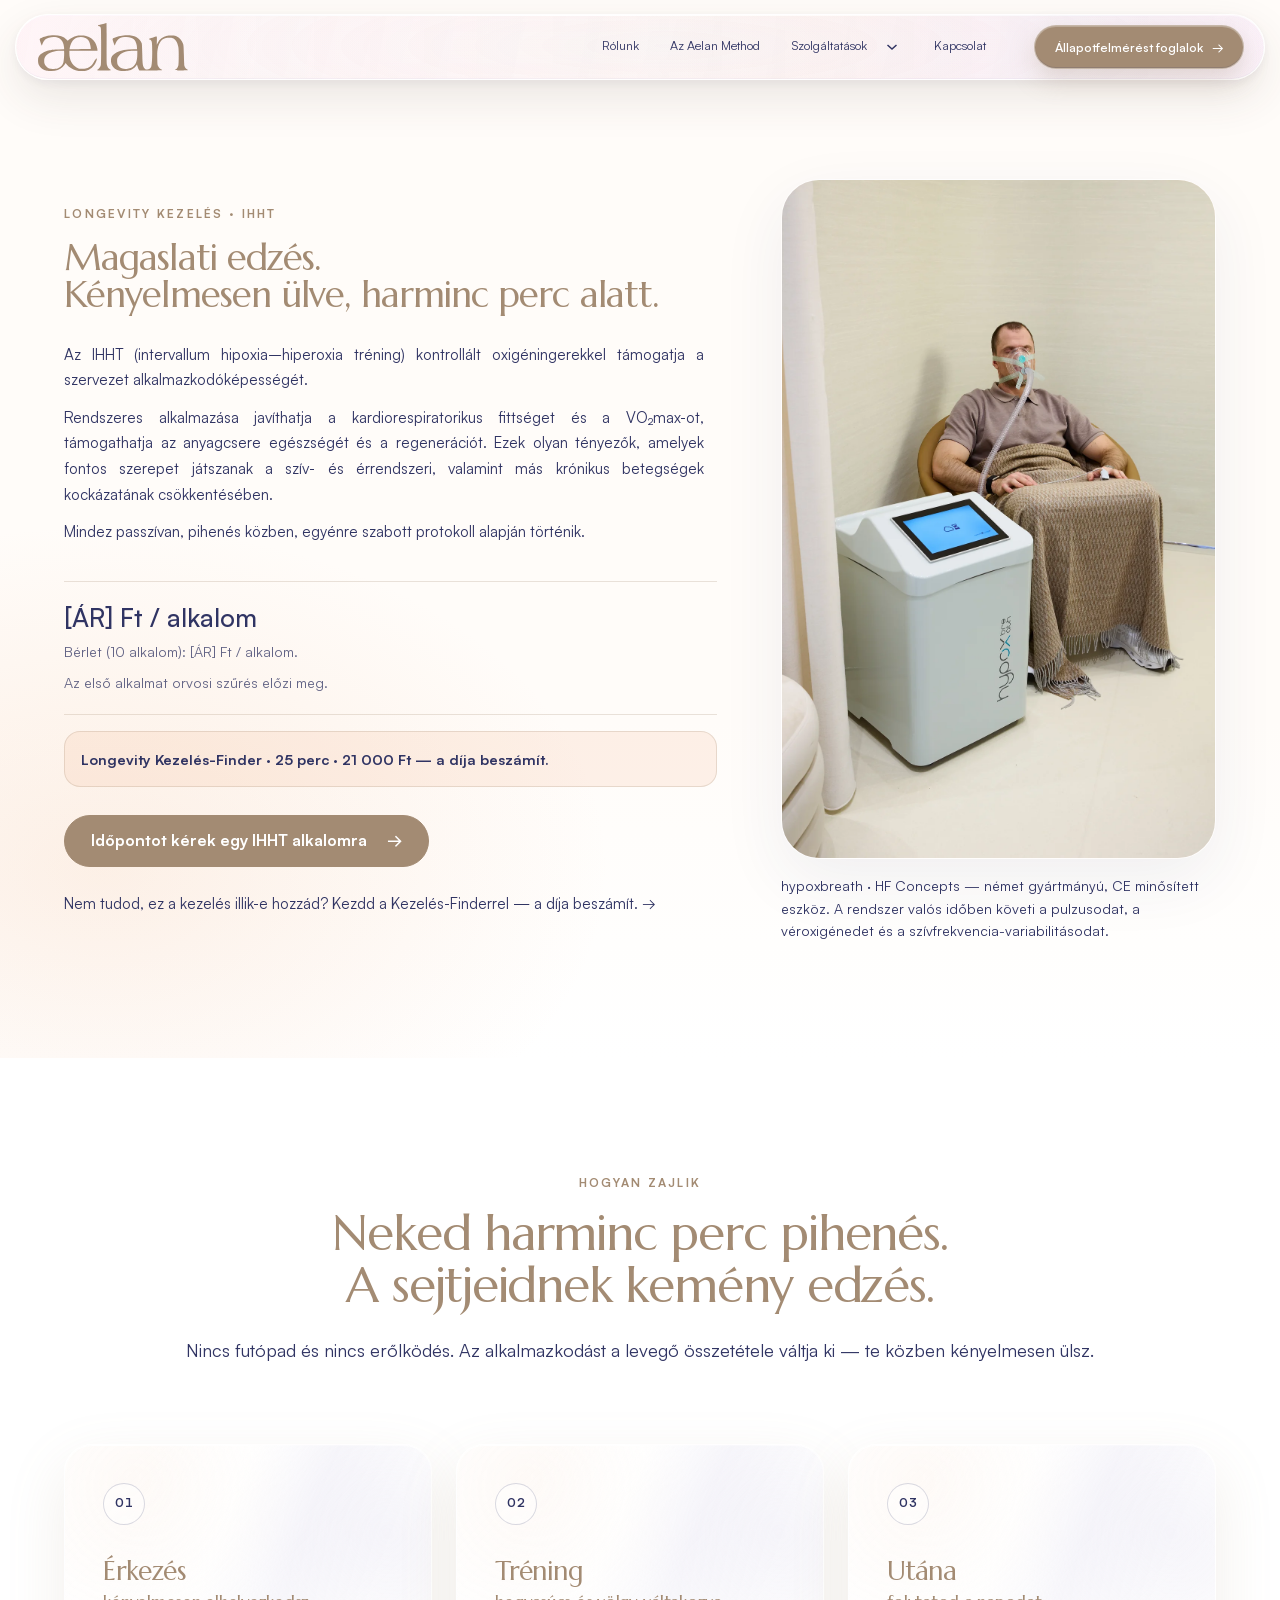
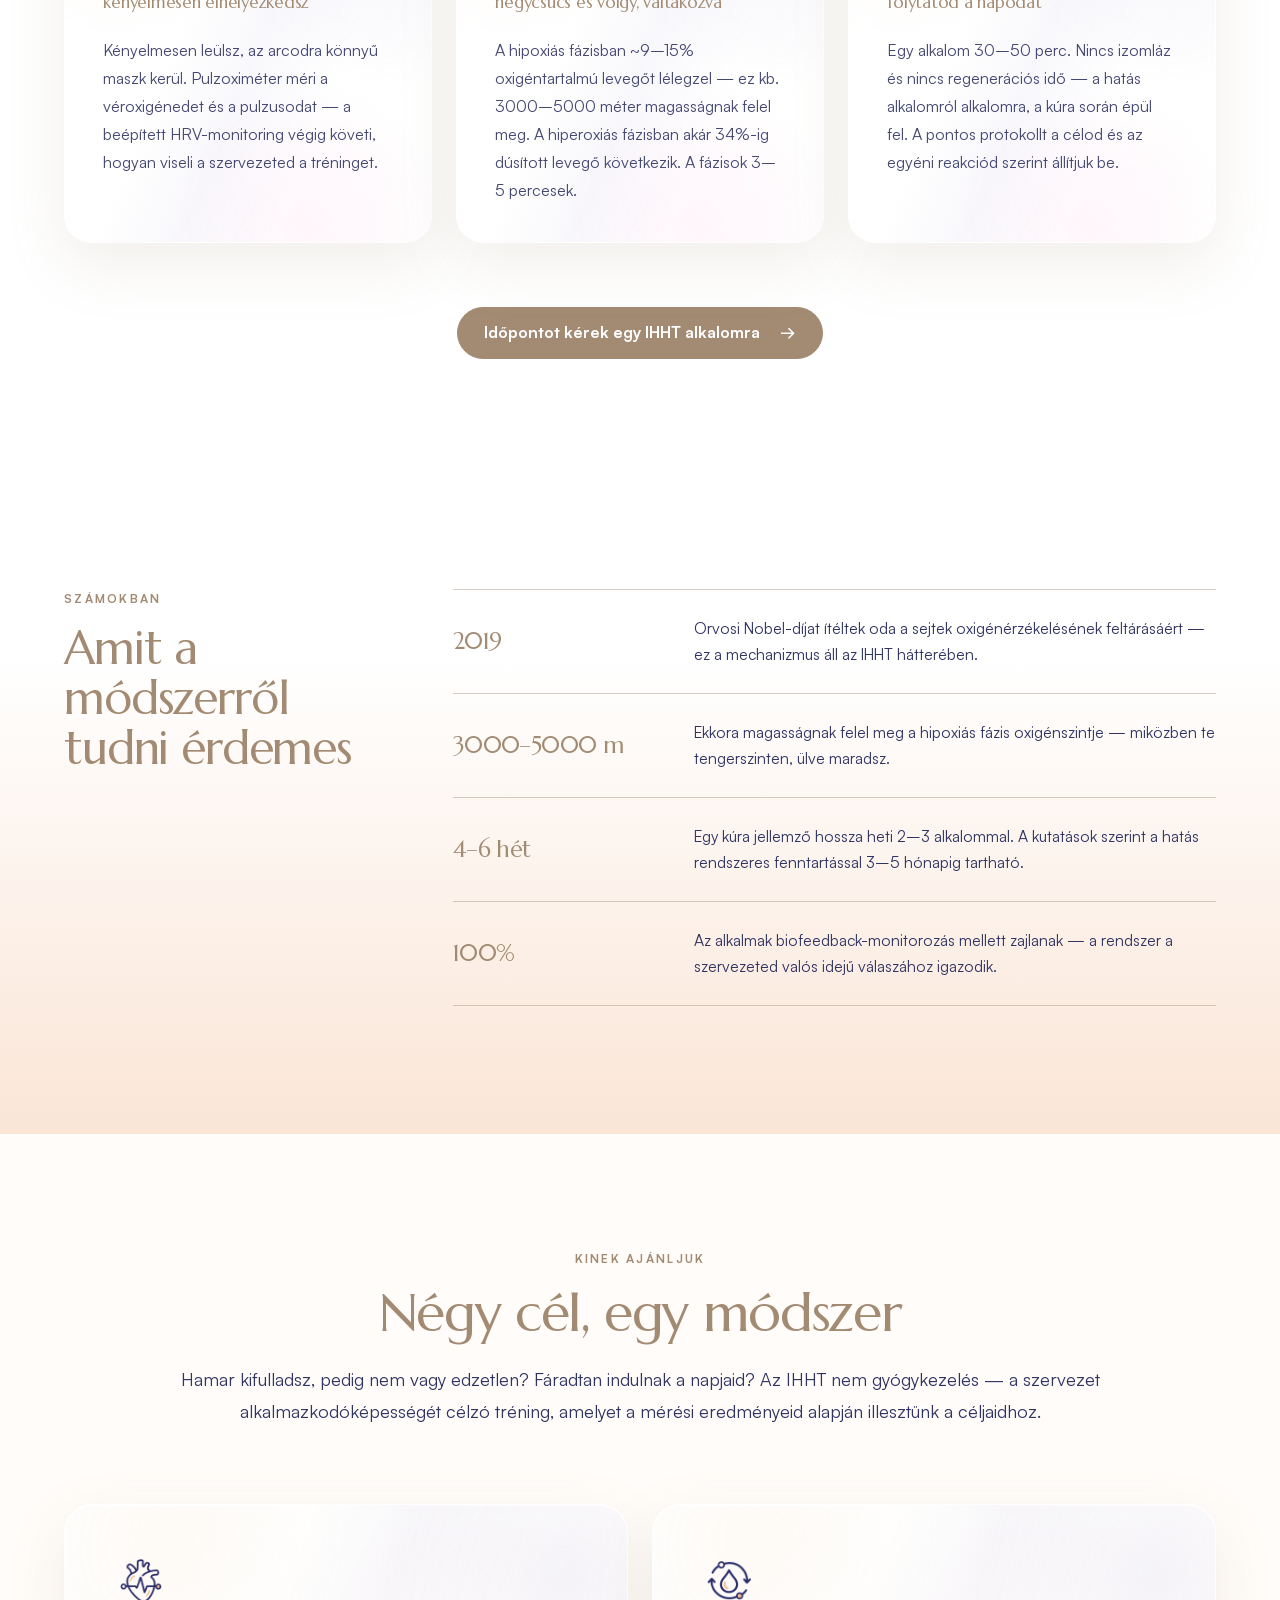
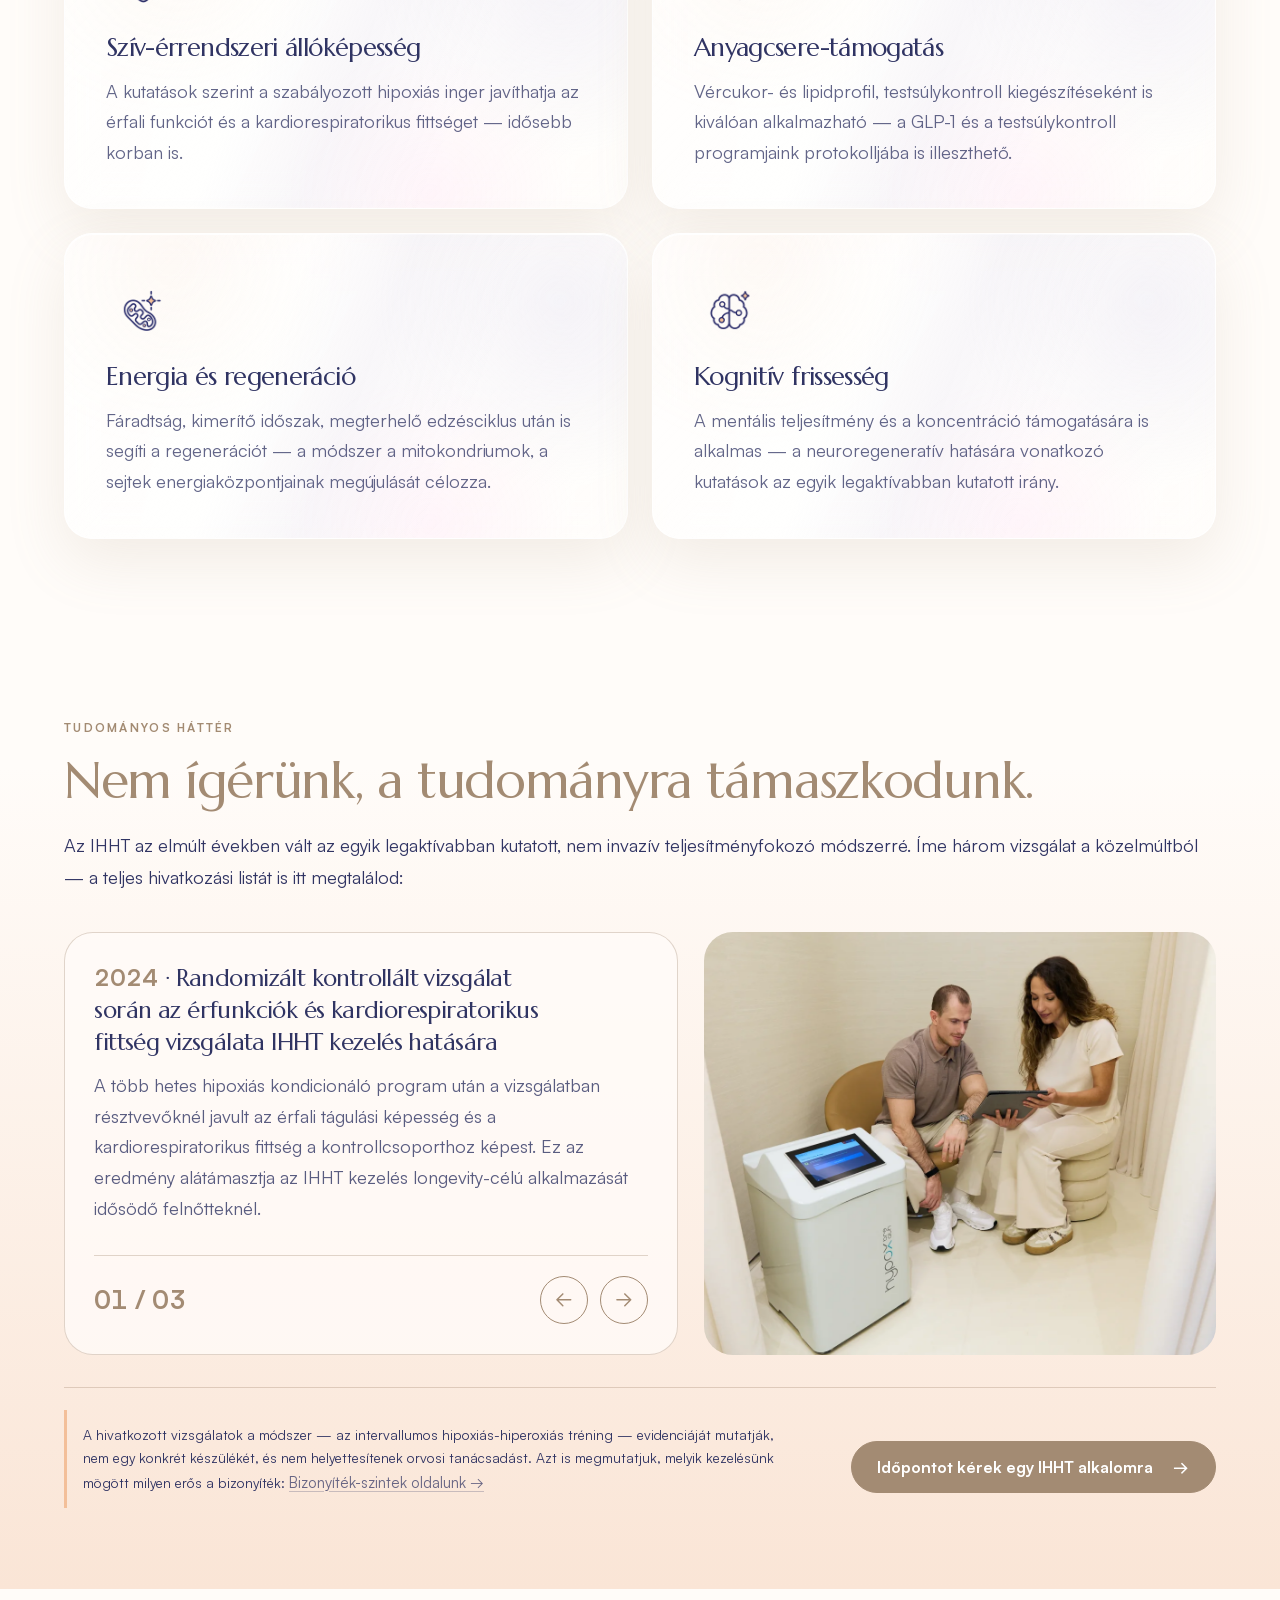
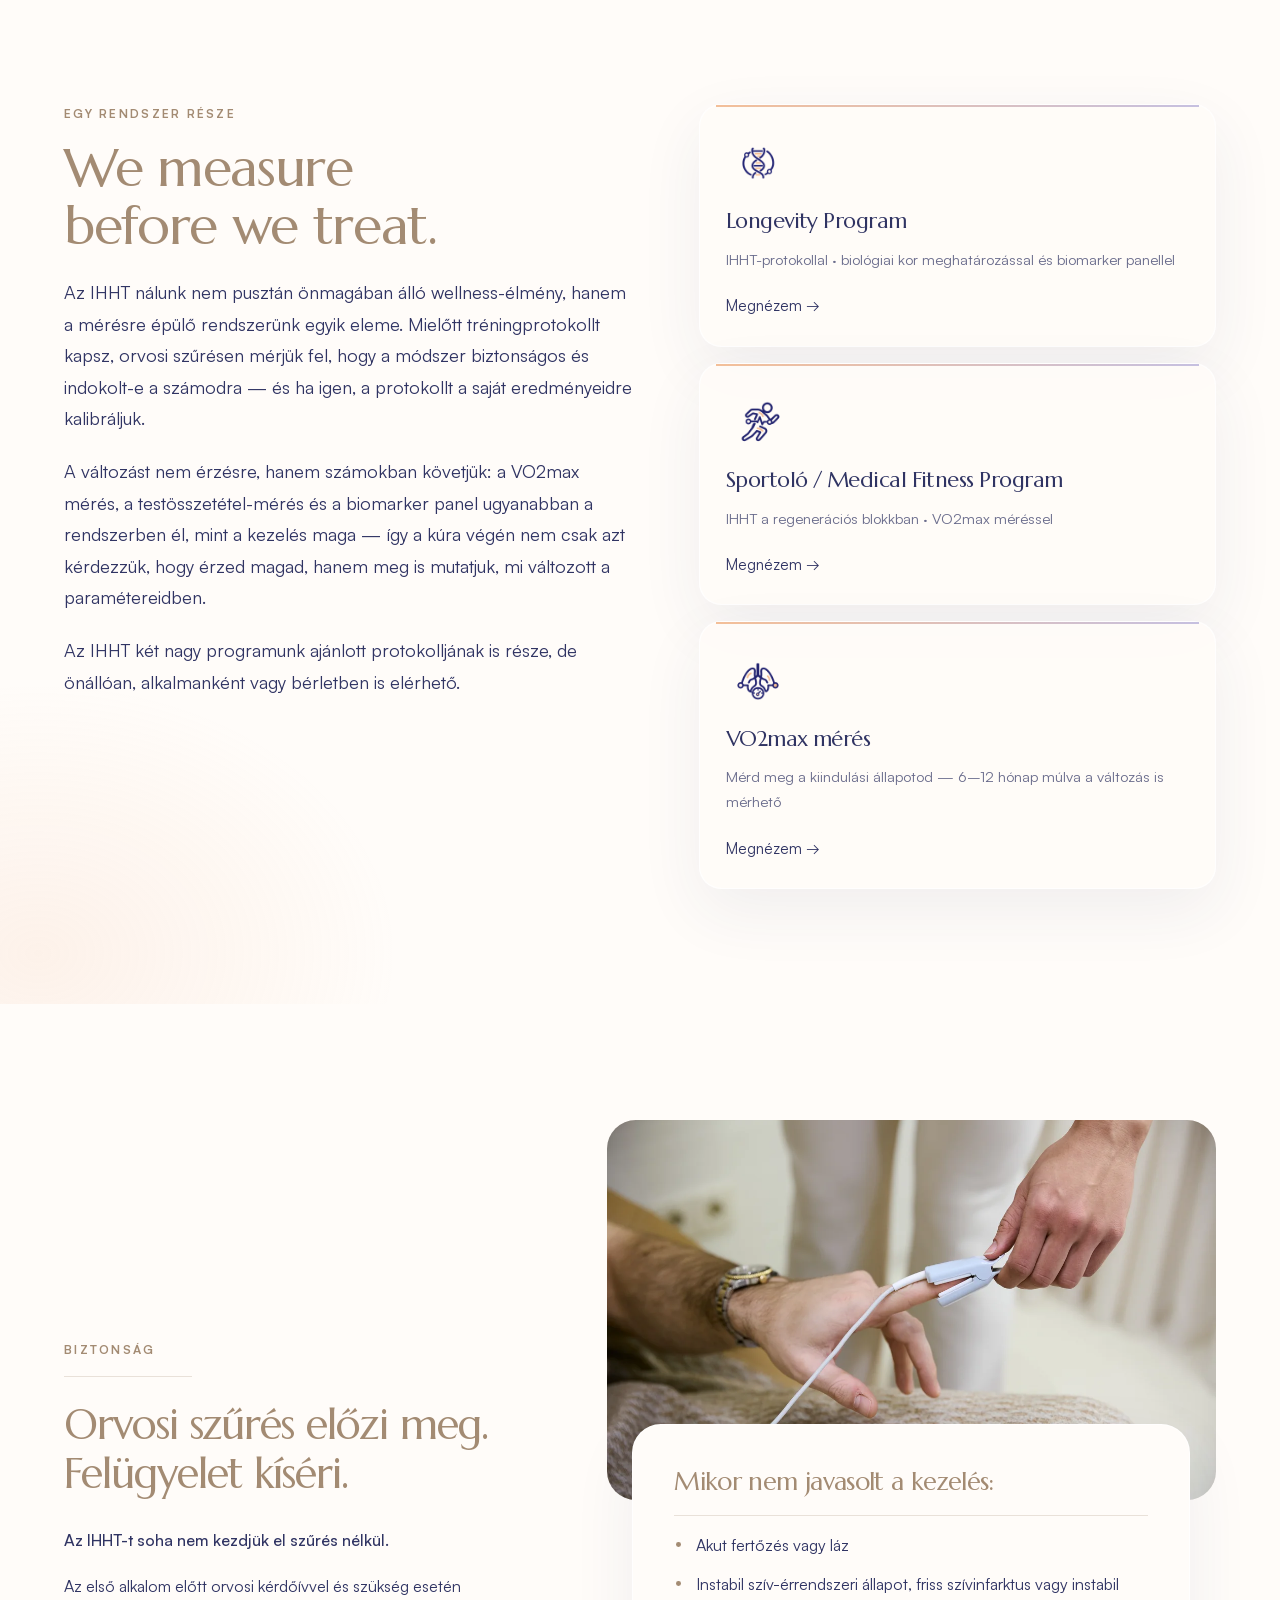
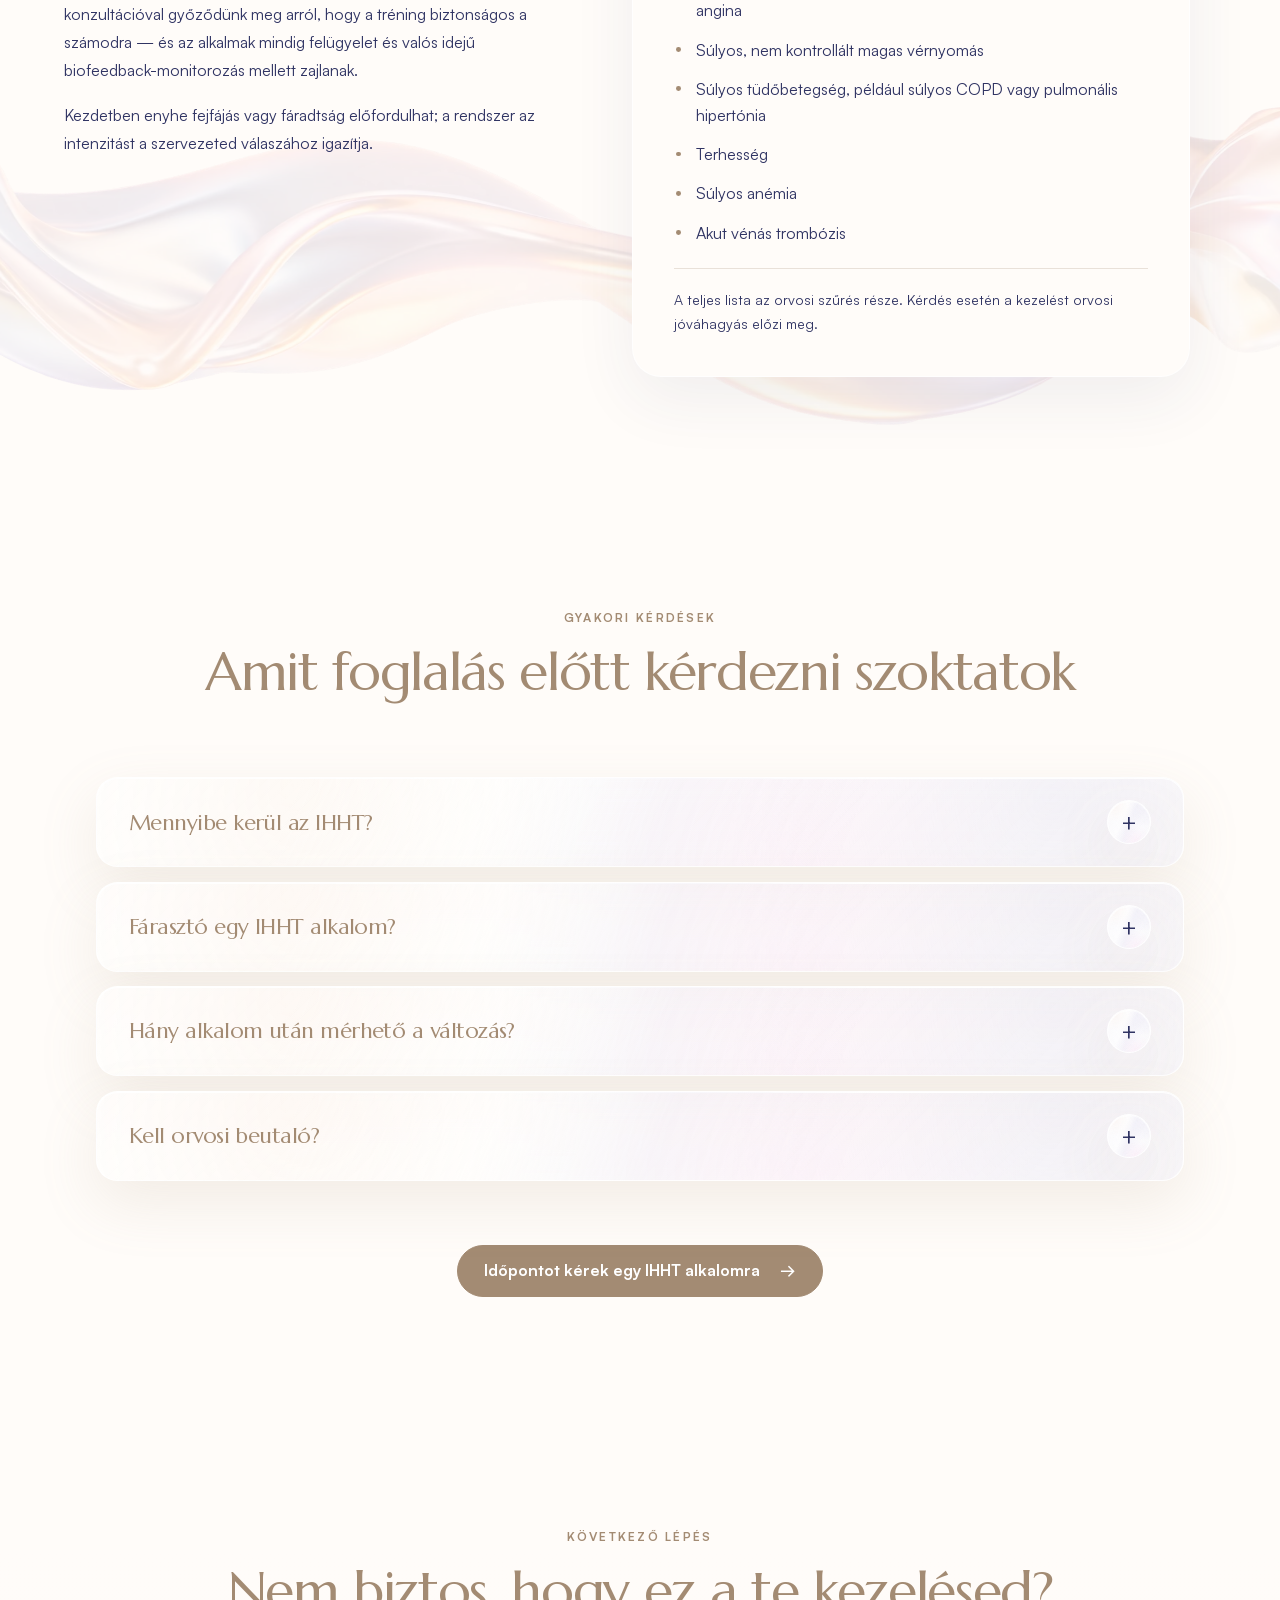
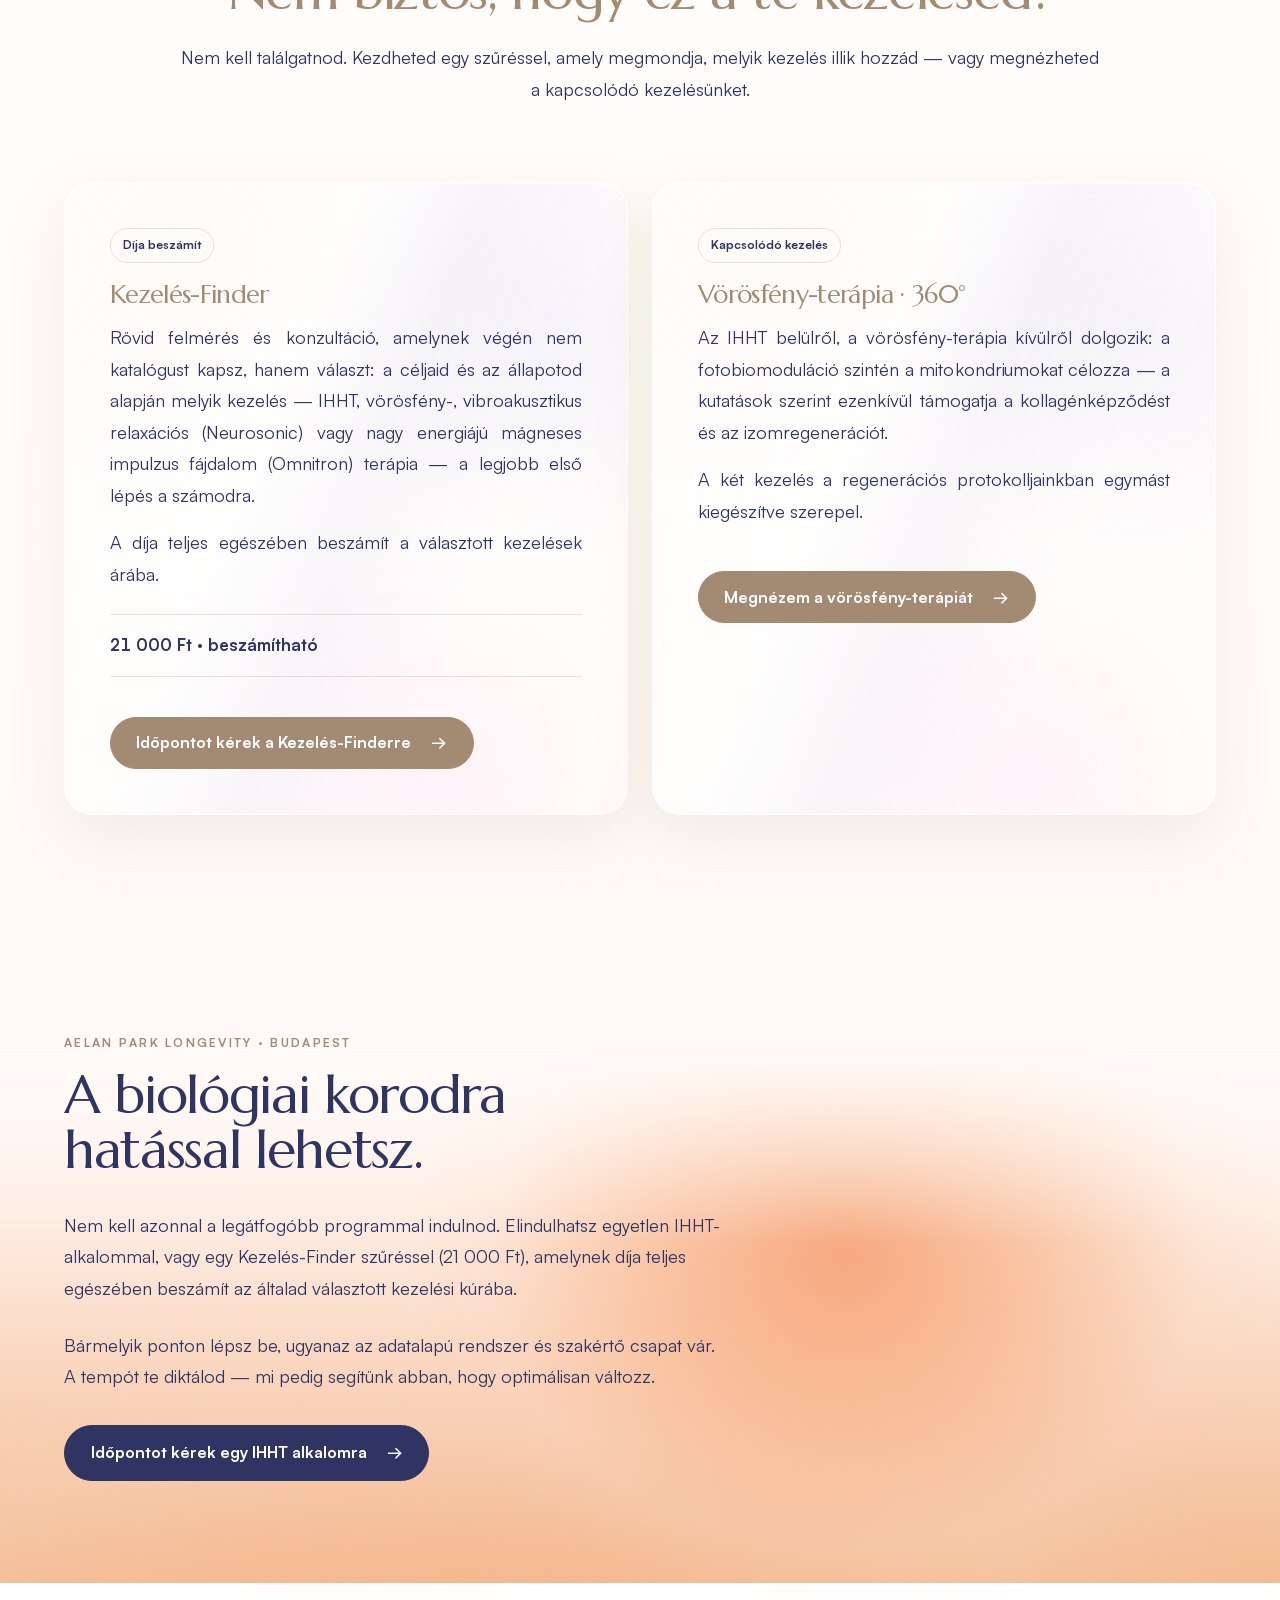
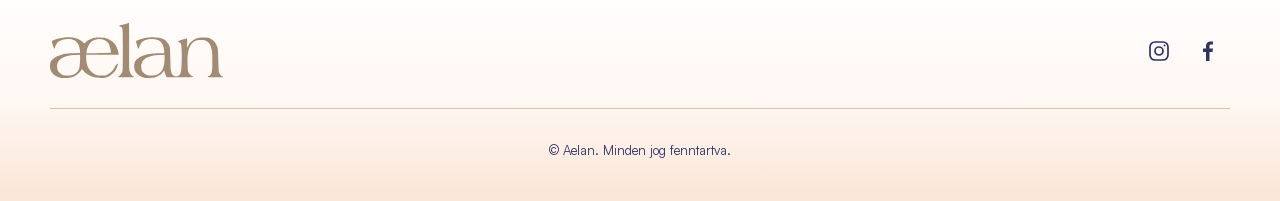
<file: snapshot/ihht-kezeles/index.html>
<!doctype html>
<html lang="hu">
<head>
    <meta charset="UTF-8">
    <meta name="viewport" content="width=device-width, initial-scale=1">
    <meta name="viewport" content="width=device-width, initial-scale=1" />
<link rel='preload' href='/snapshot/wp-content/themes/aelan/assets/fonts/Satoshi-Variable.woff2' as='font' type='font/woff2' crossorigin='anonymous' />
<link rel='preload' href='/snapshot/wp-content/themes/aelan/assets/fonts/Marcellus-Regular.woff2' as='font' type='font/woff2' crossorigin='anonymous' />
<meta name='robots' content='noindex, follow' />

	<!-- This site is optimized with the Yoast SEO plugin v28.2 - https://yoast.com/product/yoast-seo-wordpress/ -->
	<meta property="og:locale" content="hu_HU" />
	<meta property="og:type" content="article" />
	<meta property="og:title" content="IHHT kezelés - Aelan Health" />
	<meta property="og:url" content="/snapshot/ihht-kezeles/" />
	<meta property="og:site_name" content="Aelan Health" />
	<meta name="twitter:card" content="summary_large_image" />
	<script type="application/ld+json" class="yoast-schema-graph">{"@context":"https:\/\/schema.org","@graph":[{"@type":"WebPage","@id":"/snapshot\/ihht-kezeles\/","url":"/snapshot\/ihht-kezeles\/","name":"IHHT kezelés - Aelan Health","isPartOf":{"@id":"/snapshot\/#website"},"datePublished":"2026-09-17T11:49:22+00:00","breadcrumb":{"@id":"/snapshot\/ihht-kezeles\/#breadcrumb"},"inLanguage":"hu","potentialAction":[{"@type":"ReadAction","target":["/snapshot\/ihht-kezeles\/"]}]},{"@type":"BreadcrumbList","@id":"/snapshot\/ihht-kezeles\/#breadcrumb","itemListElement":[{"@type":"ListItem","position":1,"name":"Home","item":"/snapshot\/"},{"@type":"ListItem","position":2,"name":"IHHT kezelés"}]},{"@type":"WebSite","@id":"/snapshot\/#website","url":"/snapshot\/","name":"Aelan Health","description":"Személyre szabott wellbeing és longevity","publisher":{"@id":"/snapshot\/#organization"},"potentialAction":[{"@type":"SearchAction","target":{"@type":"EntryPoint","urlTemplate":"/snapshot\/?s={search_term_string}"},"query-input":{"@type":"PropertyValueSpecification","valueRequired":true,"valueName":"search_term_string"}}],"inLanguage":"hu"},{"@type":"Organization","@id":"/snapshot\/#organization","name":"Aelan Health","url":"/snapshot\/","logo":{"@type":"ImageObject","inLanguage":"hu","@id":"/snapshot\/#\/schema\/logo\/image\/","url":"/snapshot\/wp-content\/uploads\/2026\/08\/aelan-logo-source.png","contentUrl":"/snapshot\/wp-content\/uploads\/2026\/08\/aelan-logo-source.png","width":512,"height":164,"caption":"Aelan Health"},"image":{"@id":"/snapshot\/#\/schema\/logo\/image\/"}}]}</script>
	<!-- / Yoast SEO plugin. -->


<title>IHHT kezelés - Aelan Health</title>




<style id="wp-img-auto-sizes-contain-inline-css">
img:is([sizes=auto i],[sizes^="auto," i]){contain-intrinsic-size:3000px 1500px}
/*# sourceURL=wp-img-auto-sizes-contain-inline-css */
</style>
<style id="wp-emoji-styles-inline-css">

	img.wp-smiley, img.emoji {
		display: inline !important;
		border: none !important;
		box-shadow: none !important;
		height: 1em !important;
		width: 1em !important;
		margin: 0 0.07em !important;
		vertical-align: -0.1em !important;
		background: none !important;
		padding: 0 !important;
	}
/*# sourceURL=wp-emoji-styles-inline-css */
</style>
<style id="wp-block-library-inline-css">
:root{--wp-block-synced-color:#7a00df;--wp-block-synced-color--rgb:122,0,223;--wp-bound-block-color:var(--wp-block-synced-color);--wp-editor-canvas-background:#ddd;--wp-admin-theme-color:#007cba;--wp-admin-theme-color--rgb:0,124,186;--wp-admin-theme-color-darker-10:#006ba1;--wp-admin-theme-color-darker-10--rgb:0,107,160.5;--wp-admin-theme-color-darker-20:#005a87;--wp-admin-theme-color-darker-20--rgb:0,90,135;--wp-admin-border-width-focus:2px}@media (min-resolution:192dpi){:root{--wp-admin-border-width-focus:1.5px}}.wp-element-button{cursor:pointer}:root .has-very-light-gray-background-color{background-color:#eee}:root .has-very-dark-gray-background-color{background-color:#313131}:root .has-very-light-gray-color{color:#eee}:root .has-very-dark-gray-color{color:#313131}:root .has-vivid-green-cyan-to-vivid-cyan-blue-gradient-background{background:linear-gradient(135deg,#00d084,#0693e3)}:root .has-purple-crush-gradient-background{background:linear-gradient(135deg,#34e2e4,#4721fb 50%,#ab1dfe)}:root .has-hazy-dawn-gradient-background{background:linear-gradient(135deg,#faaca8,#dad0ec)}:root .has-subdued-olive-gradient-background{background:linear-gradient(135deg,#fafae1,#67a671)}:root .has-atomic-cream-gradient-background{background:linear-gradient(135deg,#fdd79a,#004a59)}:root .has-nightshade-gradient-background{background:linear-gradient(135deg,#330968,#31cdcf)}:root .has-midnight-gradient-background{background:linear-gradient(135deg,#020381,#2874fc)}:root{--wp--preset--font-size--normal:16px;--wp--preset--font-size--huge:42px}.has-regular-font-size{font-size:1em}.has-larger-font-size{font-size:2.625em}.has-normal-font-size{font-size:var(--wp--preset--font-size--normal)}.has-huge-font-size{font-size:var(--wp--preset--font-size--huge)}:root .has-text-align-center{text-align:center}:root .has-text-align-left{text-align:left}:root .has-text-align-right{text-align:right}.has-fit-text{white-space:nowrap!important}#end-resizable-editor-section{display:none}.aligncenter{clear:both}.items-justified-left{justify-content:flex-start}.items-justified-center{justify-content:center}.items-justified-right{justify-content:flex-end}.items-justified-space-between{justify-content:space-between}.screen-reader-text{word-wrap:normal!important;border:0;clip-path:inset(50%);height:1px;margin:-1px;overflow:hidden;padding:0;position:absolute;width:1px;word-break:normal!important}.screen-reader-text:focus{background-color:#ddd;clip-path:none;color:#444;display:block;font-size:1em;height:auto;left:5px;line-height:normal;padding:15px 23px 14px;text-decoration:none;top:5px;width:auto;z-index:100000}html :where(.has-border-color){border-style:solid}html :where([style^=border-color],[style*=";border-color"],[style*="; border-color"]){border-style:solid}html :where([style^=border-top-color],[style*=";border-top-color"],[style*="; border-top-color"]){border-top-style:solid}html :where([style^=border-right-color],[style*=";border-right-color"],[style*="; border-right-color"]){border-right-style:solid}html :where([style^=border-bottom-color],[style*=";border-bottom-color"],[style*="; border-bottom-color"]){border-bottom-style:solid}html :where([style^=border-left-color],[style*=";border-left-color"],[style*="; border-left-color"]){border-left-style:solid}html :where([style^=border-width],[style*=";border-width"],[style*="; border-width"]){border-style:solid}html :where([style^=border-top-width],[style*=";border-top-width"],[style*="; border-top-width"]){border-top-style:solid}html :where([style^=border-right-width],[style*=";border-right-width"],[style*="; border-right-width"]){border-right-style:solid}html :where([style^=border-bottom-width],[style*=";border-bottom-width"],[style*="; border-bottom-width"]){border-bottom-style:solid}html :where([style^=border-left-width],[style*=";border-left-width"],[style*="; border-left-width"]){border-left-style:solid}html :where(img[class*=wp-image-]){height:auto;max-width:100%}:where(figure){margin:0 0 1em}html :where(.is-position-sticky){--wp-admin--admin-bar--position-offset:var(--wp-admin--admin-bar--height,0px)}@media screen and (max-width:600px){html :where(.is-position-sticky){--wp-admin--admin-bar--position-offset:0px}}
/*# sourceURL=/wp-includes/css/dist/block-library/common.min.css */
</style>
<style id="global-styles-inline-css">
:root{--wp--preset--aspect-ratio--square: 1;--wp--preset--aspect-ratio--4-3: 4/3;--wp--preset--aspect-ratio--3-4: 3/4;--wp--preset--aspect-ratio--3-2: 3/2;--wp--preset--aspect-ratio--2-3: 2/3;--wp--preset--aspect-ratio--16-9: 16/9;--wp--preset--aspect-ratio--9-16: 9/16;--wp--preset--color--black: #000000;--wp--preset--color--cyan-bluish-gray: #abb8c3;--wp--preset--color--white: #FFFFFF;--wp--preset--color--pale-pink: #f78da7;--wp--preset--color--vivid-red: #cf2e2e;--wp--preset--color--luminous-vivid-orange: #ff6900;--wp--preset--color--luminous-vivid-amber: #fcb900;--wp--preset--color--light-green-cyan: #7bdcb5;--wp--preset--color--vivid-green-cyan: #00d084;--wp--preset--color--pale-cyan-blue: #8ed1fc;--wp--preset--color--vivid-cyan-blue: #0693e3;--wp--preset--color--vivid-purple: #9b51e0;--wp--preset--color--navy: #303463;--wp--preset--color--taupe: #A38B73;--wp--preset--color--cream: #FFF8F3;--wp--preset--color--soft-peach: #FFF7F0;--wp--preset--color--warm-white: #FFFCF9;--wp--preset--color--peach: #F3BF99;--wp--preset--color--coral: #F3A377;--wp--preset--color--lavender: #C6C0E0;--wp--preset--color--pink: #FDA3DD;--wp--preset--color--violet: #5309CC;--wp--preset--gradient--vivid-cyan-blue-to-vivid-purple: linear-gradient(135deg,rgb(6,147,227) 0%,rgb(155,81,224) 100%);--wp--preset--gradient--light-green-cyan-to-vivid-green-cyan: linear-gradient(135deg,rgb(122,220,180) 0%,rgb(0,208,130) 100%);--wp--preset--gradient--luminous-vivid-amber-to-luminous-vivid-orange: linear-gradient(135deg,rgb(252,185,0) 0%,rgb(255,105,0) 100%);--wp--preset--gradient--luminous-vivid-orange-to-vivid-red: linear-gradient(135deg,rgb(255,105,0) 0%,rgb(207,46,46) 100%);--wp--preset--gradient--very-light-gray-to-cyan-bluish-gray: linear-gradient(135deg,rgb(238,238,238) 0%,rgb(169,184,195) 100%);--wp--preset--gradient--cool-to-warm-spectrum: linear-gradient(135deg,rgb(74,234,220) 0%,rgb(151,120,209) 20%,rgb(207,42,186) 40%,rgb(238,44,130) 60%,rgb(251,105,98) 80%,rgb(254,248,76) 100%);--wp--preset--gradient--blush-light-purple: linear-gradient(135deg,rgb(255,206,236) 0%,rgb(152,150,240) 100%);--wp--preset--gradient--blush-bordeaux: linear-gradient(135deg,rgb(254,205,165) 0%,rgb(254,45,45) 50%,rgb(107,0,62) 100%);--wp--preset--gradient--luminous-dusk: linear-gradient(135deg,rgb(255,203,112) 0%,rgb(199,81,192) 50%,rgb(65,88,208) 100%);--wp--preset--gradient--pale-ocean: linear-gradient(135deg,rgb(255,245,203) 0%,rgb(182,227,212) 50%,rgb(51,167,181) 100%);--wp--preset--gradient--electric-grass: linear-gradient(135deg,rgb(202,248,128) 0%,rgb(113,206,126) 100%);--wp--preset--gradient--midnight: linear-gradient(135deg,rgb(2,3,129) 0%,rgb(40,116,252) 100%);--wp--preset--gradient--pearl: linear-gradient(135deg, rgba(243,191,153,.42) 0%, rgba(255,255,255,.72) 32%, rgba(198,192,224,.40) 61%, rgba(253,163,221,.24) 100%);--wp--preset--font-size--small: 0.875rem;--wp--preset--font-size--medium: clamp(14px, 0.875rem + ((1vw - 3.2px) * 0.652), 20px);--wp--preset--font-size--large: clamp(22.041px, 1.378rem + ((1vw - 3.2px) * 1.517), 36px);--wp--preset--font-size--x-large: clamp(25.014px, 1.563rem + ((1vw - 3.2px) * 1.846), 42px);--wp--preset--font-size--body: clamp(0.875rem, 0.875rem + ((1vw - 0.2rem) * 0.217), 1rem);--wp--preset--font-size--lead: clamp(1.05rem, 1.4vw, 1.25rem);--wp--preset--font-size--h-3: clamp(1.5rem, 2.4vw, 2.15rem);--wp--preset--font-size--h-2: clamp(2.25rem, 5vw, 4.75rem);--wp--preset--font-size--display: clamp(3rem, 7vw, 7rem);--wp--preset--font-family--satoshi: Satoshi, -apple-system, BlinkMacSystemFont, 'Segoe UI', sans-serif;--wp--preset--font-family--marcellus: Marcellus, Georgia, serif;--wp--preset--spacing--20: 0.44rem;--wp--preset--spacing--30: 0.67rem;--wp--preset--spacing--40: 1rem;--wp--preset--spacing--50: 1.5rem;--wp--preset--spacing--60: 2.25rem;--wp--preset--spacing--70: 3.38rem;--wp--preset--spacing--80: 5.06rem;--wp--preset--spacing--2-xs: 0.5rem;--wp--preset--spacing--xs: 0.75rem;--wp--preset--spacing--sm: 1rem;--wp--preset--spacing--md: 1.5rem;--wp--preset--spacing--lg: clamp(2rem, 4vw, 4rem);--wp--preset--spacing--xl: clamp(4rem, 8vw, 8rem);--wp--preset--shadow--natural: 6px 6px 9px rgba(0, 0, 0, 0.2);--wp--preset--shadow--deep: 12px 12px 50px rgba(0, 0, 0, 0.4);--wp--preset--shadow--sharp: 6px 6px 0px rgba(0, 0, 0, 0.2);--wp--preset--shadow--outlined: 6px 6px 0px -3px rgb(255, 255, 255), 6px 6px rgb(0, 0, 0);--wp--preset--shadow--crisp: 6px 6px 0px rgb(0, 0, 0);--wp--preset--shadow--soft: 0 18px 50px rgba(48,52,99,.10);--wp--preset--shadow--pearl: 0 22px 60px rgba(163,139,115,.14), inset 0 1px 0 rgba(255,255,255,.9);--wp--custom--aelan--radius-small: 16px;--wp--custom--aelan--radius-medium: 28px;--wp--custom--aelan--radius-large: 40px;--wp--custom--aelan--transition: 220ms cubic-bezier(.2,.8,.2,1);}.wp-block-button{--wp--preset--dimension--25: 25%;--wp--preset--dimension--50: 50%;--wp--preset--dimension--75: 75%;--wp--preset--dimension--100: 100%;}:root { --wp--style--global--content-size: 760px;--wp--style--global--wide-size: 1240px; }:where(body) { margin: 0; }.wp-site-blocks { padding-top: var(--wp--style--root--padding-top); padding-bottom: var(--wp--style--root--padding-bottom); }.has-global-padding { padding-right: var(--wp--style--root--padding-right); padding-left: var(--wp--style--root--padding-left); }.has-global-padding > .alignfull { margin-right: calc(var(--wp--style--root--padding-right) * -1); margin-left: calc(var(--wp--style--root--padding-left) * -1); }.has-global-padding :where(:not(.alignfull.is-layout-flow) > .has-global-padding:not(.wp-block-block, .alignfull)) { padding-right: 0; padding-left: 0; }.has-global-padding :where(:not(.alignfull.is-layout-flow) > .has-global-padding:not(.wp-block-block, .alignfull)) > .alignfull { margin-left: 0; margin-right: 0; }.wp-site-blocks > .alignleft { float: left; margin-right: 2em; }.wp-site-blocks > .alignright { float: right; margin-left: 2em; }.wp-site-blocks > .aligncenter { justify-content: center; margin-left: auto; margin-right: auto; }:where(.is-layout-flex){gap: 0.5em;}:where(.is-layout-grid){gap: 0.5em;}.is-layout-flow > .alignleft{float: left;margin-inline-start: 0;margin-inline-end: 2em;}.is-layout-flow > .alignright{float: right;margin-inline-start: 2em;margin-inline-end: 0;}.is-layout-flow > .aligncenter{margin-left: auto !important;margin-right: auto !important;}.is-layout-constrained > .alignleft{float: left;margin-inline-start: 0;margin-inline-end: 2em;}.is-layout-constrained > .alignright{float: right;margin-inline-start: 2em;margin-inline-end: 0;}.is-layout-constrained > .aligncenter{margin-left: auto !important;margin-right: auto !important;}.is-layout-constrained > :where(:not(.alignleft):not(.alignright):not(.alignfull)){max-width: var(--wp--style--global--content-size);margin-left: auto !important;margin-right: auto !important;}.is-layout-constrained > .alignwide{max-width: var(--wp--style--global--wide-size);}body .is-layout-flex{display: flex;}.is-layout-flex{flex-wrap: wrap;align-items: center;}.is-layout-flex > :is(*, div){margin: 0;}body .is-layout-grid{display: grid;}.is-layout-grid > :is(*, div){margin: 0;}body{background-color: #FFF8F3;color: #303463;font-family: var(--wp--preset--font-family--satoshi);font-size: var(--wp--preset--font-size--body);font-weight: 400;line-height: 1.65;--wp--style--root--padding-top: 0px;--wp--style--root--padding-right: clamp(1rem, 3vw, 2.5rem);--wp--style--root--padding-bottom: 0px;--wp--style--root--padding-left: clamp(1rem, 3vw, 2.5rem);}a:where(:not(.wp-element-button)){color: #303463;}:root :where(a:where(:not(.wp-element-button)):hover){color: #5309CC;}h1, h2, h3, h4, h5, h6{color: #A38B73;font-family: var(--wp--preset--font-family--marcellus);font-weight: 400;line-height: 1.05;}:root :where(.wp-element-button, .wp-block-button__link){background-color: #303463;border-radius: 999px;border-width: 0;color: #FFFFFF;font-family: var(--wp--preset--font-family--satoshi);font-size: clamp(0.875rem, 0.875rem + ((1vw - 0.2rem) * 0.043), 0.9rem);font-style: inherit;font-weight: 600;letter-spacing: inherit;line-height: inherit;padding-top: 0.85rem;padding-right: 1.5rem;padding-bottom: 0.85rem;padding-left: 1.5rem;text-decoration: none;text-transform: inherit;}.has-black-color{color: var(--wp--preset--color--black) !important;}.has-cyan-bluish-gray-color{color: var(--wp--preset--color--cyan-bluish-gray) !important;}.has-white-color{color: var(--wp--preset--color--white) !important;}.has-pale-pink-color{color: var(--wp--preset--color--pale-pink) !important;}.has-vivid-red-color{color: var(--wp--preset--color--vivid-red) !important;}.has-luminous-vivid-orange-color{color: var(--wp--preset--color--luminous-vivid-orange) !important;}.has-luminous-vivid-amber-color{color: var(--wp--preset--color--luminous-vivid-amber) !important;}.has-light-green-cyan-color{color: var(--wp--preset--color--light-green-cyan) !important;}.has-vivid-green-cyan-color{color: var(--wp--preset--color--vivid-green-cyan) !important;}.has-pale-cyan-blue-color{color: var(--wp--preset--color--pale-cyan-blue) !important;}.has-vivid-cyan-blue-color{color: var(--wp--preset--color--vivid-cyan-blue) !important;}.has-vivid-purple-color{color: var(--wp--preset--color--vivid-purple) !important;}.has-navy-color{color: var(--wp--preset--color--navy) !important;}.has-taupe-color{color: var(--wp--preset--color--taupe) !important;}.has-cream-color{color: var(--wp--preset--color--cream) !important;}.has-soft-peach-color{color: var(--wp--preset--color--soft-peach) !important;}.has-warm-white-color{color: var(--wp--preset--color--warm-white) !important;}.has-peach-color{color: var(--wp--preset--color--peach) !important;}.has-coral-color{color: var(--wp--preset--color--coral) !important;}.has-lavender-color{color: var(--wp--preset--color--lavender) !important;}.has-pink-color{color: var(--wp--preset--color--pink) !important;}.has-violet-color{color: var(--wp--preset--color--violet) !important;}.has-black-background-color{background-color: var(--wp--preset--color--black) !important;}.has-cyan-bluish-gray-background-color{background-color: var(--wp--preset--color--cyan-bluish-gray) !important;}.has-white-background-color{background-color: var(--wp--preset--color--white) !important;}.has-pale-pink-background-color{background-color: var(--wp--preset--color--pale-pink) !important;}.has-vivid-red-background-color{background-color: var(--wp--preset--color--vivid-red) !important;}.has-luminous-vivid-orange-background-color{background-color: var(--wp--preset--color--luminous-vivid-orange) !important;}.has-luminous-vivid-amber-background-color{background-color: var(--wp--preset--color--luminous-vivid-amber) !important;}.has-light-green-cyan-background-color{background-color: var(--wp--preset--color--light-green-cyan) !important;}.has-vivid-green-cyan-background-color{background-color: var(--wp--preset--color--vivid-green-cyan) !important;}.has-pale-cyan-blue-background-color{background-color: var(--wp--preset--color--pale-cyan-blue) !important;}.has-vivid-cyan-blue-background-color{background-color: var(--wp--preset--color--vivid-cyan-blue) !important;}.has-vivid-purple-background-color{background-color: var(--wp--preset--color--vivid-purple) !important;}.has-navy-background-color{background-color: var(--wp--preset--color--navy) !important;}.has-taupe-background-color{background-color: var(--wp--preset--color--taupe) !important;}.has-cream-background-color{background-color: var(--wp--preset--color--cream) !important;}.has-soft-peach-background-color{background-color: var(--wp--preset--color--soft-peach) !important;}.has-warm-white-background-color{background-color: var(--wp--preset--color--warm-white) !important;}.has-peach-background-color{background-color: var(--wp--preset--color--peach) !important;}.has-coral-background-color{background-color: var(--wp--preset--color--coral) !important;}.has-lavender-background-color{background-color: var(--wp--preset--color--lavender) !important;}.has-pink-background-color{background-color: var(--wp--preset--color--pink) !important;}.has-violet-background-color{background-color: var(--wp--preset--color--violet) !important;}.has-black-border-color{border-color: var(--wp--preset--color--black) !important;}.has-cyan-bluish-gray-border-color{border-color: var(--wp--preset--color--cyan-bluish-gray) !important;}.has-white-border-color{border-color: var(--wp--preset--color--white) !important;}.has-pale-pink-border-color{border-color: var(--wp--preset--color--pale-pink) !important;}.has-vivid-red-border-color{border-color: var(--wp--preset--color--vivid-red) !important;}.has-luminous-vivid-orange-border-color{border-color: var(--wp--preset--color--luminous-vivid-orange) !important;}.has-luminous-vivid-amber-border-color{border-color: var(--wp--preset--color--luminous-vivid-amber) !important;}.has-light-green-cyan-border-color{border-color: var(--wp--preset--color--light-green-cyan) !important;}.has-vivid-green-cyan-border-color{border-color: var(--wp--preset--color--vivid-green-cyan) !important;}.has-pale-cyan-blue-border-color{border-color: var(--wp--preset--color--pale-cyan-blue) !important;}.has-vivid-cyan-blue-border-color{border-color: var(--wp--preset--color--vivid-cyan-blue) !important;}.has-vivid-purple-border-color{border-color: var(--wp--preset--color--vivid-purple) !important;}.has-navy-border-color{border-color: var(--wp--preset--color--navy) !important;}.has-taupe-border-color{border-color: var(--wp--preset--color--taupe) !important;}.has-cream-border-color{border-color: var(--wp--preset--color--cream) !important;}.has-soft-peach-border-color{border-color: var(--wp--preset--color--soft-peach) !important;}.has-warm-white-border-color{border-color: var(--wp--preset--color--warm-white) !important;}.has-peach-border-color{border-color: var(--wp--preset--color--peach) !important;}.has-coral-border-color{border-color: var(--wp--preset--color--coral) !important;}.has-lavender-border-color{border-color: var(--wp--preset--color--lavender) !important;}.has-pink-border-color{border-color: var(--wp--preset--color--pink) !important;}.has-violet-border-color{border-color: var(--wp--preset--color--violet) !important;}.has-vivid-cyan-blue-to-vivid-purple-gradient-background{background: var(--wp--preset--gradient--vivid-cyan-blue-to-vivid-purple) !important;}.has-light-green-cyan-to-vivid-green-cyan-gradient-background{background: var(--wp--preset--gradient--light-green-cyan-to-vivid-green-cyan) !important;}.has-luminous-vivid-amber-to-luminous-vivid-orange-gradient-background{background: var(--wp--preset--gradient--luminous-vivid-amber-to-luminous-vivid-orange) !important;}.has-luminous-vivid-orange-to-vivid-red-gradient-background{background: var(--wp--preset--gradient--luminous-vivid-orange-to-vivid-red) !important;}.has-very-light-gray-to-cyan-bluish-gray-gradient-background{background: var(--wp--preset--gradient--very-light-gray-to-cyan-bluish-gray) !important;}.has-cool-to-warm-spectrum-gradient-background{background: var(--wp--preset--gradient--cool-to-warm-spectrum) !important;}.has-blush-light-purple-gradient-background{background: var(--wp--preset--gradient--blush-light-purple) !important;}.has-blush-bordeaux-gradient-background{background: var(--wp--preset--gradient--blush-bordeaux) !important;}.has-luminous-dusk-gradient-background{background: var(--wp--preset--gradient--luminous-dusk) !important;}.has-pale-ocean-gradient-background{background: var(--wp--preset--gradient--pale-ocean) !important;}.has-electric-grass-gradient-background{background: var(--wp--preset--gradient--electric-grass) !important;}.has-midnight-gradient-background{background: var(--wp--preset--gradient--midnight) !important;}.has-pearl-gradient-background{background: var(--wp--preset--gradient--pearl) !important;}.has-small-font-size{font-size: var(--wp--preset--font-size--small) !important;}.has-medium-font-size{font-size: var(--wp--preset--font-size--medium) !important;}.has-large-font-size{font-size: var(--wp--preset--font-size--large) !important;}.has-x-large-font-size{font-size: var(--wp--preset--font-size--x-large) !important;}.has-body-font-size{font-size: var(--wp--preset--font-size--body) !important;}.has-lead-font-size{font-size: var(--wp--preset--font-size--lead) !important;}.has-h-3-font-size{font-size: var(--wp--preset--font-size--h-3) !important;}.has-h-2-font-size{font-size: var(--wp--preset--font-size--h-2) !important;}.has-display-font-size{font-size: var(--wp--preset--font-size--display) !important;}.has-satoshi-font-family{font-family: var(--wp--preset--font-family--satoshi) !important;}.has-marcellus-font-family{font-family: var(--wp--preset--font-family--marcellus) !important;}
/*# sourceURL=global-styles-inline-css */
</style>
<style id="wp-block-template-skip-link-inline-css">
/*! This file is auto-generated */
.skip-link.screen-reader-text{border:0;clip-path:inset(50%);height:1px;margin:-1px;overflow:hidden;padding:0;position:absolute!important;width:1px;word-wrap:normal!important;word-break:normal!important}.skip-link.screen-reader-text:focus{background-color:#eee;clip-path:none;color:#444;display:block;font-size:1em;height:auto;left:5px;line-height:normal;padding:15px 23px 14px;text-decoration:none;top:5px;width:auto;z-index:100000}
/*# sourceURL=/wp-includes/css/wp-block-template-skip-link.min.css */
</style>
<link rel='stylesheet' id='elementor-frontend-css' href='/snapshot/wp-content/plugins/elementor/assets/css/frontend.min.css?ver=4.2.4' media='all' />
<style id="elementor-frontend-inline-css">
.e-heading-base a, .e-paragraph-base a { all: unset; cursor: pointer; }form[data-element_type="e-form"].form-state-success [data-element_type="e-form-success-message"],form[data-element_type="e-form"].form-state-error [data-element_type="e-form-error-message"]{ display: block; }
.e-form-textarea-base:not([data-resizable]) { resize: none; } .e-form-submit-button-base { cursor: pointer; box-sizing: border-box; }
/*# sourceURL=elementor-frontend-inline-css */
</style>
<link rel='stylesheet' id='elementor-post-101-css' href='/snapshot/wp-content/uploads/elementor/css/post-101.css?ver=1791811818' media='all' />
<link rel='stylesheet' id='aelan-elementor-shell-css' href='/snapshot/wp-content/plugins/aelan-elementor/assets/shell.css?ver=0.3.45-classic-nav-3' media='all' />
<link rel='stylesheet' id='aelan-elementor-blocks-css' href='/snapshot/wp-content/plugins/aelan-elementor/assets/blocks.css?ver=0.3.33' media='all' />
<link rel='stylesheet' id='aelan-elementor-layout-css' href='/snapshot/wp-content/plugins/aelan-elementor/assets/elementor.css?ver=0.3.33' media='all' />
<link rel='stylesheet' id='aelan-elementor-ihht-page-css' href='/snapshot/wp-content/plugins/aelan-elementor/assets/ihht-page.css?ver=0.3.45-ihht-photo-20261105-2-safety-1-research-1-copy-2' media='all' />
<link rel='stylesheet' id='elementor-post-151-css' href='/snapshot/wp-content/uploads/elementor/css/post-151.css?ver=1791813032' media='all' />
<link rel='stylesheet' id='base-desktop-css' href='/snapshot/wp-content/uploads/elementor/css/base-desktop.css?ver=6acce0eab7635' media='all' />
<link rel='stylesheet' id='base-mobile-css' href='/snapshot/wp-content/uploads/elementor/css/base-mobile.css?ver=6acce0eab7635' media='(max-width:767px)' />


<link rel="https://api.w.org/" href="/snapshot/wp-json/" /><link rel="EditURI" type="application/rsd+xml" title="RSD" href="/snapshot/xmlrpc.php?rsd" />
<meta name="generator" content="WordPress 7.1.1" />
<link rel='shortlink' href='/snapshot/?p=151' />
<meta name="generator" content="Elementor 4.2.4; features: e_font_icon_svg, additional_custom_breakpoints; settings: css_print_method-external, google_font-enabled, font_display-swap">
			<style>
				.e-con.e-parent:nth-of-type(n+4):not(.e-lazyloaded):not(.e-no-lazyload),
				.e-con.e-parent:nth-of-type(n+4):not(.e-lazyloaded):not(.e-no-lazyload) * {
					background-image: none !important;
				}
				@media screen and (max-height: 1024px) {
					.e-con.e-parent:nth-of-type(n+3):not(.e-lazyloaded):not(.e-no-lazyload),
					.e-con.e-parent:nth-of-type(n+3):not(.e-lazyloaded):not(.e-no-lazyload) * {
						background-image: none !important;
					}
				}
				@media screen and (max-height: 640px) {
					.e-con.e-parent:nth-of-type(n+2):not(.e-lazyloaded):not(.e-no-lazyload),
					.e-con.e-parent:nth-of-type(n+2):not(.e-lazyloaded):not(.e-no-lazyload) * {
						background-image: none !important;
					}
				}
			</style>
			<style class="wp-fonts-local">
@font-face{font-family:Satoshi;font-style:normal;font-weight:300 900;font-display:swap;src:url('/snapshot/wp-content/themes/aelan/assets/fonts/Satoshi-Variable.woff2') format('woff2');}
@font-face{font-family:Satoshi;font-style:italic;font-weight:300 900;font-display:swap;src:url('/snapshot/wp-content/themes/aelan/assets/fonts/Satoshi-VariableItalic.woff2') format('woff2');}
@font-face{font-family:Marcellus;font-style:normal;font-weight:400;font-display:swap;src:url('/snapshot/wp-content/themes/aelan/assets/fonts/Marcellus-Regular.woff2') format('woff2');}
</style>
<link rel="stylesheet" href="/snapshot/wp-content/plugins/aelan-elementor/assets/footer.css?ver=charcoal-20261019">
<link rel="icon" type="image/jpeg" sizes="64x64" href="/snapshot/aelan-favicon.jpg?v=20261019" /><meta name="robots" content="noindex,nofollow" /></head>
<body class="wp-singular page-template page-template-elementor_header_footer page page-id-151 wp-custom-logo wp-embed-responsive wp-theme-aelan aelan-elementor-page elementor-default elementor-kit-101 elementor-page elementor-page-151">
		<header data-elementor-type="header" data-elementor-id="103" class="elementor elementor-103" data-elementor-post-type="elementor_library">
			<div class="elementor-element elementor-element-3992289 e-con-full aelan-elementor-section e-flex e-con e-parent" data-id="3992289" data-element_type="container" data-e-type="container">
				<div class="elementor-element elementor-element-a7af285 elementor-widget elementor-widget-aelan-header" data-id="a7af285" data-element_type="widget" data-e-type="widget" data-widget_type="aelan-header.default">
				<div class="elementor-widget-container">
					        <header class="aelan-site-header" data-aelan-elementor-header>
            <div class="aelan-site-header__inner">
                <div class="aelan-site-logo">
                    <a class="custom-logo-link" href="/snapshot/" rel="home"><img width="512" height="164" src="/snapshot/wp-content/plugins/aelan-elementor/assets/starter/aelan-logo.svg" class="custom-logo" alt="Aelan" decoding="async" /></a>
                </div>
                <nav class="aelan-header-navigation wp-block-navigation" aria-label="Fő navigáció">
                    <button class="wp-block-navigation__responsive-container-open" type="button" aria-controls="aelan-header-menu-1" aria-label="Menü megnyitása" aria-expanded="false" data-aelan-header-open>
                        <svg width="24" height="24" viewBox="0 0 24 24" aria-hidden="true">
                            <path class="aelan-menu-icon__line aelan-menu-icon__line--top" d="M4 7.5h16" fill="none" stroke="currentColor" stroke-linecap="round" stroke-width="1.7"/>
                            <path class="aelan-menu-icon__line aelan-menu-icon__line--bottom" d="M4 16.5h16" fill="none" stroke="currentColor" stroke-linecap="round" stroke-width="1.7"/>
                        </svg>
                    </button>
                    <div class="wp-block-navigation__responsive-container" id="aelan-header-menu-1" data-aelan-header-nav>
                        <div class="wp-block-navigation__responsive-close">
                            <div class="wp-block-navigation__responsive-dialog">
                                <div class="wp-block-navigation__responsive-container-content">
                                    <ul class="wp-block-navigation__container">
                                        <li class="wp-block-navigation-item "><a class="wp-block-navigation-item__content" href="/snapshot/team/">Rólunk</a></li>                                        <li class="wp-block-navigation-item "><a class="wp-block-navigation-item__content" href="/snapshot/az-aelan-method/">Az Aelan Method</a></li>                                        <li class="wp-block-navigation-item has-child">
                                            <a class="wp-block-navigation-item__content aelan-services-desktop-link" href="/snapshot/#szolgaltatasok">Szolgáltatások</a>
                                            <button class="wp-block-navigation-submenu__toggle wp-block-navigation__submenu-icon aelan-services-desktop-toggle" type="button" aria-controls="aelan-services-menu-2" aria-label="Szolgáltatások almenü" aria-expanded="false" data-aelan-services-toggle>
                                                <svg width="12" height="12" viewBox="0 0 12 12" aria-hidden="true"><path d="m1.5 4 4.5 4 4.5-4" fill="none" stroke="currentColor" stroke-width="1.5"/></svg>
                                            </button>
                                            <button class="wp-block-navigation-item__content aelan-services-mobile-toggle" type="button" aria-controls="aelan-services-menu-2" aria-expanded="false" data-aelan-services-toggle>
                                                <span>Szolgáltatások</span>
                                                <svg width="14" height="14" viewBox="0 0 12 12" aria-hidden="true"><path d="m1.5 4 4.5 4 4.5-4" fill="none" stroke="currentColor" stroke-width="1.5"/></svg>
                                            </button>
                                            <ul class="wp-block-navigation__submenu-container" id="aelan-services-menu-2" data-aelan-services-menu>
                                                                                                    <li class="wp-block-navigation-item "><a class="wp-block-navigation-item__content" href="/snapshot/ihht-kezeles/">IHHT kezelés</a></li>                                                                                            </ul>
                                        </li>
                                        <li class="wp-block-navigation-item "><a class="wp-block-navigation-item__content" href="/snapshot/#kapcsolat">Kapcsolat</a></li>                                        <li class="wp-block-navigation-item aelan-header-cta"><a class="wp-block-navigation-item__content" href="/snapshot/#aelan-allapotfelmeres">Állapotfelmérést foglalok</a></li>                                    </ul>
                                </div>
                            </div>
                        </div>
                    </div>
                </nav>
            </div>
        </header>
				</div>
				</div>
				</div>
				</header>
		<main id="main-content">
		<div data-elementor-type="wp-page" data-elementor-id="151" class="elementor elementor-151" data-elementor-post-type="page">
				<div class="elementor-element elementor-element-c0d7b3c e-con-full aelan-elementor-section aelan-ihht-page-section e-flex e-con e-parent" data-id="c0d7b3c" data-element_type="container" data-e-type="container" id="ihht">
				<div class="elementor-element elementor-element-bf0a82b elementor-widget elementor-widget-aelan-ihht-hero" data-id="bf0a82b" data-element_type="widget" data-e-type="widget" data-widget_type="aelan-ihht-hero.default">
				<div class="elementor-widget-container">
					        <section class="aelan-ihht aelan-ihht-hero" aria-labelledby="aelan-ihht-hero-3">
            <div class="aelan-ihht__shell aelan-ihht-hero__layout">
                <div class="aelan-ihht-hero__copy">
                    <p class="aelan-ihht__eyebrow">LONGEVITY KEZELÉS · IHHT</p>
                    <h1 id="aelan-ihht-hero-3">Magaslati edzés.
Kényelmesen ülve, harminc perc alatt.</h1>
                    <div class="aelan-ihht__body"><p>Az IHHT (intervallum hipoxia–hiperoxia tréning) kontrollált oxigéningerekkel támogatja a szervezet alkalmazkodóképességét.</p>
<p>Rendszeres alkalmazása javíthatja a kardiorespiratorikus fittséget és a VO₂max-ot, támogathatja az anyagcsere egészségét és a regenerációt. Ezek olyan tényezők, amelyek fontos szerepet játszanak a szív- és érrendszeri, valamint más krónikus betegségek kockázatának csökkentésében.</p>
<p>Mindez passzívan, pihenés közben, egyénre szabott protokoll alapján történik.</p>
</div>                                        <div class="aelan-ihht-hero__price">
                        <strong>[ÁR] Ft / alkalom</strong>
                        <span>Bérlet (10 alkalom): [ÁR] Ft / alkalom.</span>
                        <span>Az első alkalmat orvosi szűrés előzi meg.</span>
                    </div>
                    <p class="aelan-ihht-hero__finder-band">Longevity Kezelés-Finder · 25 perc · 21 000 Ft — a díja beszámít.</p>
                    <button type="button" class="aelan-button is-pending aelan-ihht__button" disabled aria-label="Időpontot kérek egy IHHT alkalomra – a céloldal még nincs bekötve">Időpontot kérek egy IHHT alkalomra <span aria-hidden="true">→</span></button>                    <div class="aelan-ihht-hero__finder"><a class="aelan-ihht__text-link" href="#kovetkezo-lepes">Nem tudod, ez a kezelés illik-e hozzád? Kezdd a Kezelés-Finderrel — a díja beszámít. →</a></div>
                </div>
                <figure class="aelan-ihht-hero__visual">
                    <div class="aelan-ihht-hero__media"><img src="/snapshot/wp-content/plugins/aelan-elementor/assets/starter/aelan-ihht-treatment-20261105.webp" class="aelan-ihht-hero__media__image" alt="hypoxbreath IHHT készülék és könnyű maszk a kezelőszobában — Aelan Park Longevity, Budapest" width="1200" height="1800" loading="eager" decoding="async" fetchpriority="high"></div>
                    <figcaption class="aelan-ihht-hero__device">hypoxbreath · HF Concepts — német gyártmányú, CE minősített eszköz. A rendszer valós időben követi a pulzusodat, a véroxigénedet és a szívfrekvencia-variabilitásodat.</figcaption>
                </figure>            </div>
        </section>
				</div>
				</div>
				</div>
		<div class="elementor-element elementor-element-786cfc8 e-con-full aelan-elementor-section aelan-ihht-page-section e-flex e-con e-parent" data-id="786cfc8" data-element_type="container" data-e-type="container" id="hogyan-zajlik">
				<div class="elementor-element elementor-element-0b85157 elementor-widget elementor-widget-aelan-ihht-process" data-id="0b85157" data-element_type="widget" data-e-type="widget" data-widget_type="aelan-ihht-process.default">
				<div class="elementor-widget-container">
					        <section class="aelan-ihht aelan-ihht-process" aria-labelledby="aelan-ihht-process-4"><div class="aelan-ihht__shell">
                    <header class="aelan-ihht__header is-centered">
            <p class="aelan-ihht__eyebrow">HOGYAN ZAJLIK</p>
            <h2 id="aelan-ihht-process-4">Neked harminc perc pihenés. A sejtjeidnek kemény edzés.</h2>
            <div class="aelan-ihht__body"><p>Nincs futópad és nincs erőlködés. Az alkalmazkodást a levegő összetétele váltja ki — te közben kényelmesen ülsz.</p>
</div>        </header>
                    <div class="aelan-ihht-process__grid">
                                    <article class="aelan-ihht-process__card aelan-pearl-surface"><span class="aelan-ihht-process__number">01</span><h3><span class="aelan-ihht-process__title">Érkezés</span><span class="aelan-ihht-process__subtitle">kényelmesen elhelyezkedsz</span></h3><p>Kényelmesen leülsz, az arcodra könnyű maszk kerül. Pulzoximéter méri a véroxigénedet és a pulzusodat — a beépített HRV-monitoring végig követi, hogyan viseli a szervezeted a tréninget.</p></article>
                                    <article class="aelan-ihht-process__card aelan-pearl-surface"><span class="aelan-ihht-process__number">02</span><h3><span class="aelan-ihht-process__title">Tréning</span><span class="aelan-ihht-process__subtitle">hegycsúcs és völgy, váltakozva</span></h3><p>A hipoxiás fázisban ~9–15% oxigéntartalmú levegőt lélegzel — ez kb. 3000–5000 méter magasságnak felel meg. A hiperoxiás fázisban akár 34%-ig dúsított levegő következik. A fázisok 3–5 percesek.</p></article>
                                    <article class="aelan-ihht-process__card aelan-pearl-surface"><span class="aelan-ihht-process__number">03</span><h3><span class="aelan-ihht-process__title">Utána</span><span class="aelan-ihht-process__subtitle">folytatod a napodat</span></h3><p>Egy alkalom 30–50 perc. Nincs izomláz és nincs regenerációs idő — a hatás alkalomról alkalomra, a kúra során épül fel. A pontos protokollt a célod és az egyéni reakciód szerint állítjuk be.</p></article>
                            </div><div class="aelan-ihht__cta is-centered"><button type="button" class="aelan-button is-pending aelan-ihht__button" disabled aria-label="Időpontot kérek egy IHHT alkalomra – a céloldal még nincs bekötve">Időpontot kérek egy IHHT alkalomra <span aria-hidden="true">→</span></button></div>
        </div></section>
				</div>
				</div>
				</div>
		<div class="elementor-element elementor-element-b725408 e-con-full aelan-elementor-section aelan-ihht-page-section e-flex e-con e-parent" data-id="b725408" data-element_type="container" data-e-type="container" id="szamokban">
				<div class="elementor-element elementor-element-933a35c elementor-widget elementor-widget-aelan-ihht-facts" data-id="933a35c" data-element_type="widget" data-e-type="widget" data-widget_type="aelan-ihht-facts.default">
				<div class="elementor-widget-container">
					<section class="aelan-ihht aelan-ihht-facts" aria-labelledby="aelan-ihht-facts-5"><div class="aelan-ihht__shell aelan-ihht-facts__layout"><div>        <header class="aelan-ihht__header">
            <p class="aelan-ihht__eyebrow">SZÁMOKBAN</p>
            <h2 id="aelan-ihht-facts-5">Amit a módszerről tudni érdemes</h2>
                    </header>
        </div><dl class="aelan-ihht-facts__list">
        <div class="aelan-ihht-facts__item"><dt>2019</dt><dd>Orvosi Nobel-díjat ítéltek oda a sejtek oxigénérzékelésének feltárásáért — ez a mechanizmus áll az IHHT hátterében.</dd></div><div class="aelan-ihht-facts__item"><dt>3000–5000 m</dt><dd>Ekkora magasságnak felel meg a hipoxiás fázis oxigénszintje — miközben te tengerszinten, ülve maradsz.</dd></div><div class="aelan-ihht-facts__item"><dt>4–6 hét</dt><dd>Egy kúra jellemző hossza heti 2–3 alkalommal. A kutatások szerint a hatás rendszeres fenntartással 3–5 hónapig tartható.</dd></div><div class="aelan-ihht-facts__item"><dt>100%</dt><dd>Az alkalmak biofeedback-monitorozás mellett zajlanak — a rendszer a szervezeted valós idejű válaszához igazodik.</dd></div>        </dl></div></section>				</div>
				</div>
				</div>
		<div class="elementor-element elementor-element-9038378 e-con-full aelan-elementor-section aelan-ihht-page-section e-flex e-con e-parent" data-id="9038378" data-element_type="container" data-e-type="container" id="kinek-ajanljuk">
				<div class="elementor-element elementor-element-2030db0 elementor-widget elementor-widget-aelan-ihht-audience" data-id="2030db0" data-element_type="widget" data-e-type="widget" data-widget_type="aelan-ihht-audience.default">
				<div class="elementor-widget-container">
					<section class="aelan-ihht aelan-ihht-audience" aria-labelledby="aelan-ihht-audience-6"><div class="aelan-ihht__shell">        <header class="aelan-ihht__header is-centered">
            <p class="aelan-ihht__eyebrow">KINEK AJÁNLJUK</p>
            <h2 id="aelan-ihht-audience-6">Négy cél, egy módszer</h2>
            <div class="aelan-ihht__body"><p>Hamar kifulladsz, pedig nem vagy edzetlen? Fáradtan indulnak a napjaid? Az IHHT nem gyógykezelés — a szervezet alkalmazkodóképességét célzó tréning, amelyet a mérési eredményeid alapján illesztünk a céljaidhoz.</p>
</div>        </header>
        <div class="aelan-ihht-audience__grid">
        <article class="aelan-ihht-audience__card aelan-pearl-surface"><span class="aelan-ihht-audience__icon" aria-hidden="true"><img src="/snapshot/wp-content/plugins/aelan-elementor/assets/starter/ihht-icons/cardiovascular.png" alt="" width="300" height="300" loading="eager" decoding="async" fetchpriority="low"></span><h3>Szív-érrendszeri állóképesség</h3><p>A kutatások szerint a szabályozott hipoxiás inger javíthatja az érfali funkciót és a kardiorespiratorikus fittséget — idősebb korban is.</p></article><article class="aelan-ihht-audience__card aelan-pearl-surface"><span class="aelan-ihht-audience__icon" aria-hidden="true"><img src="/snapshot/wp-content/plugins/aelan-elementor/assets/starter/ihht-icons/metabolism.png" alt="" width="300" height="300" loading="eager" decoding="async" fetchpriority="low"></span><h3>Anyagcsere-támogatás</h3><p>Vércukor- és lipidprofil, testsúlykontroll kiegészítéseként is kiválóan alkalmazható — a GLP-1 és a testsúlykontroll programjaink protokolljába is illeszthető.</p></article><article class="aelan-ihht-audience__card aelan-pearl-surface"><span class="aelan-ihht-audience__icon" aria-hidden="true"><img src="/snapshot/wp-content/plugins/aelan-elementor/assets/starter/ihht-icons/energy.png" alt="" width="300" height="300" loading="eager" decoding="async" fetchpriority="low"></span><h3>Energia és regeneráció</h3><p>Fáradtság, kimerítő időszak, megterhelő edzésciklus után is segíti a regenerációt — a módszer a mitokondriumok, a sejtek energiaközpontjainak megújulását célozza.</p></article><article class="aelan-ihht-audience__card aelan-pearl-surface"><span class="aelan-ihht-audience__icon" aria-hidden="true"><img src="/snapshot/wp-content/plugins/aelan-elementor/assets/starter/ihht-icons/cognitive.png" alt="" width="300" height="300" loading="eager" decoding="async" fetchpriority="low"></span><h3>Kognitív frissesség</h3><p>A mentális teljesítmény és a koncentráció támogatására is alkalmas — a neuroregeneratív hatására vonatkozó kutatások az egyik legaktívabban kutatott irány.</p></article>        </div></div></section>				</div>
				</div>
				</div>
		<div class="elementor-element elementor-element-f74d09d e-con-full aelan-elementor-section aelan-ihht-page-section e-flex e-con e-parent" data-id="f74d09d" data-element_type="container" data-e-type="container" id="tudomanyos-hatter">
				<div class="elementor-element elementor-element-c35e2a3 elementor-widget elementor-widget-aelan-ihht-research" data-id="c35e2a3" data-element_type="widget" data-e-type="widget" data-widget_type="aelan-ihht-research.default">
				<div class="elementor-widget-container">
					<section class="aelan-ihht aelan-ihht-research aelan-ihht-research--with-photo" aria-labelledby="aelan-ihht-research-7"><div class="aelan-ihht__shell">        <header class="aelan-ihht__header">
            <p class="aelan-ihht__eyebrow">TUDOMÁNYOS HÁTTÉR</p>
            <h2 id="aelan-ihht-research-7">Nem ígérünk, a tudományra támaszkodunk.</h2>
            <div class="aelan-ihht__body"><p>Az IHHT az elmúlt években vált az egyik legaktívabban kutatott, nem invazív teljesítményfokozó módszerré. Íme három vizsgálat a közelmúltból — a teljes hivatkozási listát is itt megtalálod:</p>
</div>        </header>
        <div class="aelan-ihht-research__layout"><div class="aelan-ihht-research__card" data-aelan-ihht-research><div class="aelan-ihht-research__list" id="aelan-ihht-research-7-studies">
        <article class="aelan-ihht-research__study"><h3 class="aelan-ihht-research__heading"><span class="aelan-ihht-research__year">2024</span><span aria-hidden="true"> · </span><span>Randomizált kontrollált vizsgálat</span> <span>során az érfunkciók és kardiorespiratorikus fittség vizsgálata IHHT kezelés hatására</span></h3><p>A több hetes hipoxiás kondicionáló program után a vizsgálatban résztvevőknél javult az érfali tágulási képesség és a kardiorespiratorikus fittség a kontrollcsoporthoz képest. Ez az eredmény alátámasztja az IHHT kezelés longevity-célú alkalmazását idősödő felnőtteknél.</p></article><article class="aelan-ihht-research__study"><h3 class="aelan-ihht-research__heading"><span class="aelan-ihht-research__year">2024</span><span aria-hidden="true"> · </span><span>Randomizált klinikai vizsgálat</span> <span>értékelte az IHHT kezelés hatását a vérnyomásra, az autonóm idegrendszer működésére és a krónikus gyulladásra</span></h3><p>6 hetes IHHT-program időseknél — javuló vérnyomás, légzésfunkció, autonóm szabályozás és CRP-szint a kontrollhoz képest.</p></article><article class="aelan-ihht-research__study"><h3 class="aelan-ihht-research__heading"><span class="aelan-ihht-research__year">2022</span><span aria-hidden="true"> · </span><span>Tanulmány</span> <span>az IHHT kezelés fizikai teljesítményre és egyéb egészség paraméterekre gyakorolt hatásáról</span></h3><p>Az időszakos hipoxia-hiperoxia tréning javította a VO2max értéket, az edzéstoleranciát, a kognitív teljesítményt, csökkentette a vércukorszintet és a vérnyomásértékeket.</p></article>        </div><div class="aelan-ihht-research__controls" hidden><span class="aelan-ihht-research__counter" aria-live="polite" aria-atomic="true"><span data-research-position></span><span class="aelan-ihht-research__sr-only">. vizsgálat</span></span><div class="aelan-ihht-research__arrows"><button type="button" class="aelan-ihht-research__arrow" data-research-previous aria-label="Előző vizsgálat" aria-controls="aelan-ihht-research-7-studies"><svg viewBox="0 0 24 24" aria-hidden="true" focusable="false"><path d="M19 12H5m6-6-6 6 6 6"/></svg></button><button type="button" class="aelan-ihht-research__arrow" data-research-next aria-label="Következő vizsgálat" aria-controls="aelan-ihht-research-7-studies"><svg viewBox="0 0 24 24" aria-hidden="true" focusable="false"><path d="M5 12h14m-6-6 6 6-6 6"/></svg></button></div></div></div><div class="aelan-ihht-research__photo"><img src="/snapshot/wp-content/plugins/aelan-elementor/assets/starter/aelan-ihht-consultation-20261105.webp" class="aelan-ihht-research__photo__image" alt="Konzultáció az Aelanban: a vendég és a munkatárs együtt nézik a tabletet az IHHT készülék mellett." width="1400" height="934" loading="lazy" decoding="async"></div></div><div class="aelan-ihht-research__footer"><p class="aelan-ihht-research__note">A hivatkozott vizsgálatok a módszer — az intervallumos hipoxiás-hiperoxiás tréning — evidenciáját mutatják, nem egy konkrét készülékét, és nem helyettesítenek orvosi tanácsadást. Azt is megmutatjuk, melyik kezelésünk mögött milyen erős a bizonyíték: <span class="aelan-ihht__text-link is-pending" aria-disabled="true">Bizonyíték-szintek oldalunk <span aria-hidden="true">→</span></span></p><button type="button" class="aelan-button is-pending aelan-ihht__button" disabled aria-label="Időpontot kérek egy IHHT alkalomra – a céloldal még nincs bekötve">Időpontot kérek egy IHHT alkalomra <span aria-hidden="true">→</span></button></div></div></section>				</div>
				</div>
				</div>
		<div class="elementor-element elementor-element-890168a e-con-full aelan-elementor-section aelan-ihht-page-section e-flex e-con e-parent" data-id="890168a" data-element_type="container" data-e-type="container" id="egy-rendszer-resze">
				<div class="elementor-element elementor-element-61e8a67 elementor-widget elementor-widget-aelan-ihht-system" data-id="61e8a67" data-element_type="widget" data-e-type="widget" data-widget_type="aelan-ihht-system.default">
				<div class="elementor-widget-container">
					<section class="aelan-ihht aelan-ihht-system" aria-labelledby="aelan-ihht-system-8"><div class="aelan-ihht__shell aelan-ihht-system__layout"><div class="aelan-ihht-system__copy"><p class="aelan-ihht__eyebrow">EGY RENDSZER RÉSZE</p><h2 id="aelan-ihht-system-8">We measure before we treat.</h2><div class="aelan-ihht__body"><p>Az IHHT nálunk nem pusztán önmagában álló wellness-élmény, hanem a mérésre épülő rendszerünk egyik eleme. Mielőtt tréningprotokollt kapsz, orvosi szűrésen mérjük fel, hogy a módszer biztonságos és indokolt-e a számodra — és ha igen, a protokollt a saját eredményeidre kalibráljuk.</p>
<p>A változást nem érzésre, hanem számokban követjük: a VO2max mérés, a testösszetétel-mérés és a biomarker panel ugyanabban a rendszerben él, mint a kezelés maga — így a kúra végén nem csak azt kérdezzük, hogy érzed magad, hanem meg is mutatjuk, mi változott a paramétereidben.</p>
<p>Az IHHT két nagy programunk ajánlott protokolljának is része, de önállóan, alkalmanként vagy bérletben is elérhető.</p>
</div></div><div class="aelan-ihht-system__programs">
        <article class="aelan-ihht-system__program"><span class="aelan-ihht-system__icon" aria-hidden="true"><img src="/snapshot/wp-content/plugins/aelan-elementor/assets/starter/ihht-icons/longevity.png" alt="" width="300" height="300" loading="lazy" decoding="async"></span><h3>Longevity Program</h3><p>IHHT-protokollal · biológiai kor meghatározással és biomarker panellel</p><a class="aelan-ihht__text-link" href="/programok/longevity">Megnézem <span aria-hidden="true">→</span></a></article><article class="aelan-ihht-system__program"><span class="aelan-ihht-system__icon" aria-hidden="true"><img src="/snapshot/wp-content/plugins/aelan-elementor/assets/starter/ihht-icons/medical-fitness.png" alt="" width="300" height="300" loading="lazy" decoding="async"></span><h3>Sportoló / Medical Fitness Program</h3><p>IHHT a regenerációs blokkban · VO2max méréssel</p><a class="aelan-ihht__text-link" href="/programok/sportolo">Megnézem <span aria-hidden="true">→</span></a></article><article class="aelan-ihht-system__program"><span class="aelan-ihht-system__icon" aria-hidden="true"><img src="/snapshot/wp-content/plugins/aelan-elementor/assets/starter/ihht-icons/vo2max.png" alt="" width="300" height="300" loading="lazy" decoding="async"></span><h3>VO2max mérés</h3><p>Mérd meg a kiindulási állapotod — 6–12 hónap múlva a változás is mérhető</p><a class="aelan-ihht__text-link" href="/felmeresek/vo2max">Megnézem <span aria-hidden="true">→</span></a></article>        </div></div></section>				</div>
				</div>
				</div>
		<div class="elementor-element elementor-element-112a561 e-con-full aelan-elementor-section aelan-ihht-page-section e-flex e-con e-parent" data-id="112a561" data-element_type="container" data-e-type="container" id="biztonsag">
				<div class="elementor-element elementor-element-6e7acc5 elementor-widget elementor-widget-aelan-ihht-safety" data-id="6e7acc5" data-element_type="widget" data-e-type="widget" data-widget_type="aelan-ihht-safety.default">
				<div class="elementor-widget-container">
					<section class="aelan-ihht aelan-ihht-safety aelan-ihht-safety--with-photo" aria-labelledby="aelan-ihht-safety-9"><div class="aelan-ihht__shell aelan-ihht-safety__layout"><div class="aelan-ihht-safety__copy"><p class="aelan-ihht__eyebrow">BIZTONSÁG</p><h2 id="aelan-ihht-safety-9">Orvosi szűrés előzi meg.
Felügyelet kíséri.</h2><div class="aelan-ihht__body"><p>Az IHHT-t soha nem kezdjük el szűrés nélkül.</p>
<p>Az első alkalom előtt orvosi kérdőívvel és szükség esetén konzultációval győződünk meg arról, hogy a tréning biztonságos a számodra — és az alkalmak mindig felügyelet és valós idejű biofeedback-monitorozás mellett zajlanak.</p>
<p>Kezdetben enyhe fejfájás vagy fáradtság előfordulhat; a rendszer az intenzitást a szervezeted válaszához igazítja.</p>
</div></div><div class="aelan-ihht-safety__visual"><div class="aelan-ihht-safety__photo"><img src="/snapshot/wp-content/plugins/aelan-elementor/assets/starter/aelan-ihht-monitoring-20261105.webp" class="aelan-ihht-safety__photo__image" alt="Pulzoximéter felhelyezése az ujjra az Aelan IHHT tréningje előtt." width="1200" height="800" loading="lazy" decoding="async"></div><aside class="aelan-ihht-safety__panel"><h3>Mikor nem javasolt a kezelés:</h3><ul><li>Akut fertőzés vagy láz</li><li>Instabil szív-érrendszeri állapot, friss szívinfarktus vagy instabil angina</li><li>Súlyos, nem kontrollált magas vérnyomás</li><li>Súlyos tüdőbetegség, például súlyos COPD vagy pulmonális hipertónia</li><li>Terhesség</li><li>Súlyos anémia</li><li>Akut vénás trombózis</li></ul><p class="aelan-ihht-safety__note">A teljes lista az orvosi szűrés része. Kérdés esetén a kezelést orvosi jóváhagyás előzi meg.</p></aside></div></div></section>				</div>
				</div>
				</div>
		<div class="elementor-element elementor-element-0a0890b e-con-full aelan-elementor-section aelan-ihht-page-section e-flex e-con e-parent" data-id="0a0890b" data-element_type="container" data-e-type="container" id="gyakori-kerdesek">
				<div class="elementor-element elementor-element-e4dcd3a elementor-widget elementor-widget-aelan-ihht-faq" data-id="e4dcd3a" data-element_type="widget" data-e-type="widget" data-widget_type="aelan-ihht-faq.default">
				<div class="elementor-widget-container">
					<section class="aelan-ihht aelan-ihht-faq" aria-labelledby="aelan-ihht-faq-10"><div class="aelan-ihht__shell">        <header class="aelan-ihht__header is-centered">
            <p class="aelan-ihht__eyebrow">GYAKORI KÉRDÉSEK</p>
            <h2 id="aelan-ihht-faq-10">Amit foglalás előtt kérdezni szoktatok</h2>
                    </header>
        <div class="aelan-ihht-faq__list">
        <details class="aelan-ihht-faq__item aelan-pearl-surface"><summary><h3>Mennyibe kerül az IHHT?</h3><span class="aelan-ihht-faq__toggle aelan-pearl-surface" aria-hidden="true"></span></summary><div class="aelan-ihht-faq__answer"><p>Alkalmanként fizethetsz, nincs éves elköteleződés — a tempót te diktálod. Ha szeretnéd, kúrát is javaslunk nemzetközi protokoll szerint, jellemzően heti 2–3 alkalommal, 4–6 héten át. Rendszeres használatra 10 alkalmas bérlet is elérhető, kedvezőbb alkalmankénti áron. Az aktuális árakat az ár-sávban találod.</p></div></details><details class="aelan-ihht-faq__item aelan-pearl-surface"><summary><h3>Fárasztó egy IHHT alkalom?</h3><span class="aelan-ihht-faq__toggle aelan-pearl-surface" aria-hidden="true"></span></summary><div class="aelan-ihht-faq__answer"><p>Nem — végig kényelmesen ülsz, aktív közreműködésre nincs szükség. Kezdetben enyhe fejfájás vagy fáradtság előfordulhat, ezért az első alkalmakat alacsonyabb intenzitással kezdjük, és a biofeedback-rendszer folyamatosan a szervezeted válaszához igazítja a tréninget.</p></div></details><details class="aelan-ihht-faq__item aelan-pearl-surface"><summary><h3>Hány alkalom után mérhető a változás?</h3><span class="aelan-ihht-faq__toggle aelan-pearl-surface" aria-hidden="true"></span></summary><div class="aelan-ihht-faq__answer"><p>A kutatásokban a hatások jellemzően több hetes, heti 2–3 alkalmas kúra után jelentkeztek. A változást nálunk mérésekkel is követheted: a kúra előtt és után ugyanazokat a paramétereket vizsgáljuk — például VO2max mérést és biomarker panelt.</p></div></details><details class="aelan-ihht-faq__item aelan-pearl-surface"><summary><h3>Kell orvosi beutaló?</h3><span class="aelan-ihht-faq__toggle aelan-pearl-surface" aria-hidden="true"></span></summary><div class="aelan-ihht-faq__answer"><p>Beutaló nem kell. Az első alkalmat viszont minden esetben saját orvosi szűrésünk előzi meg — ez nem formalitás, hanem annak garanciája, hogy a tréning a te állapotodban biztonságos és indokolt.</p></div></details>        </div><div class="aelan-ihht__cta is-centered"><button type="button" class="aelan-button is-pending aelan-ihht__button" disabled aria-label="Időpontot kérek egy IHHT alkalomra – a céloldal még nincs bekötve">Időpontot kérek egy IHHT alkalomra <span aria-hidden="true">→</span></button></div></div></section>				</div>
				</div>
				</div>
		<div class="elementor-element elementor-element-c72fde4 e-con-full aelan-elementor-section aelan-ihht-page-section e-flex e-con e-parent" data-id="c72fde4" data-element_type="container" data-e-type="container" id="kovetkezo-lepes">
				<div class="elementor-element elementor-element-09577a7 elementor-widget elementor-widget-aelan-ihht-next" data-id="09577a7" data-element_type="widget" data-e-type="widget" data-widget_type="aelan-ihht-next.default">
				<div class="elementor-widget-container">
					<section class="aelan-ihht aelan-ihht-next" id="kovetkezo-lepes" aria-labelledby="aelan-ihht-next-11"><div class="aelan-ihht__shell">        <header class="aelan-ihht__header is-centered">
            <p class="aelan-ihht__eyebrow">KÖVETKEZŐ LÉPÉS</p>
            <h2 id="aelan-ihht-next-11">Nem biztos, hogy ez a te kezelésed?</h2>
            <div class="aelan-ihht__body"><p>Nem kell találgatnod. Kezdheted egy szűréssel, amely megmondja, melyik kezelés illik hozzád — vagy megnézheted a kapcsolódó kezelésünket.</p>
</div>        </header>
        <div class="aelan-ihht-next__grid">
        <article class="aelan-ihht-next__card aelan-pearl-surface"><span class="aelan-ihht-next__badge">Díja beszámít</span><h3>Kezelés-Finder</h3><div class="aelan-ihht-next__copy" lang="hu"><p>Rövid felmérés és konzultáció, amelynek végén nem katalógust kapsz, hanem választ: a céljaid és az állapotod alapján melyik kezelés — IHHT, vörösfény-, vibroakusztikus relaxációs (Neurosonic) vagy nagy energiájú mágneses impulzus fájdalom (Omnitron) terápia — a legjobb első lépés a számodra.</p><p>A díja teljes egészében beszámít a választott kezelések árába.</p></div><p class="aelan-ihht-next__price">21 000 Ft · beszámítható</p><button type="button" class="aelan-button is-pending aelan-ihht__button" disabled aria-label="Időpontot kérek a Kezelés-Finderre – a céloldal még nincs bekötve">Időpontot kérek a Kezelés-Finderre <span aria-hidden="true">→</span></button></article><article class="aelan-ihht-next__card aelan-pearl-surface"><span class="aelan-ihht-next__badge">Kapcsolódó kezelés</span><h3>Vörösfény-terápia · 360°</h3><div class="aelan-ihht-next__copy" lang="hu"><p>Az IHHT belülről, a vörösfény-terápia kívülről dolgozik: a fotobiomoduláció szintén a mitokondriumokat célozza — a kutatások szerint ezenkívül támogatja a kollagénképződést és az izomregenerációt.</p><p>A két kezelés a regenerációs protokolljainkban egymást kiegészítve szerepel.</p></div><a class="aelan-button aelan-ihht__button" href="/kezelesek/red-light">Megnézem a vörösfény-terápiát <span aria-hidden="true">→</span></a></article>        </div></div></section>				</div>
				</div>
				</div>
		<div class="elementor-element elementor-element-20ffc03 e-con-full aelan-elementor-section aelan-ihht-page-section e-flex e-con e-parent" data-id="20ffc03" data-element_type="container" data-e-type="container" id="ihht-idopont">
				<div class="elementor-element elementor-element-00ef11c elementor-widget elementor-widget-aelan-ihht-final" data-id="00ef11c" data-element_type="widget" data-e-type="widget" data-widget_type="aelan-ihht-final.default">
				<div class="elementor-widget-container">
					<section class="aelan-ihht aelan-ihht-final" aria-labelledby="aelan-ihht-final-12"><div class="aelan-ihht__shell aelan-ihht-final__inner"><div class="aelan-ihht-final__copy"><p class="aelan-ihht__eyebrow">AELAN PARK LONGEVITY · BUDAPEST</p><h2 id="aelan-ihht-final-12">A biológiai korodra hatással lehetsz.</h2><div class="aelan-ihht__body"><p>Nem kell azonnal a legátfogóbb programmal indulnod. Elindulhatsz egyetlen IHHT-alkalommal, vagy egy Kezelés-Finder szűréssel (21 000 Ft), amelynek díja teljes egészében beszámít az általad választott kezelési kúrába.</p>
<p>Bármelyik ponton lépsz be, ugyanaz az adatalapú rendszer és szakértő csapat vár. A tempót te diktálod — mi pedig segítünk abban, hogy optimálisan változz.</p></div><button type="button" class="aelan-button is-pending aelan-ihht__button" disabled aria-label="Időpontot kérek egy IHHT alkalomra – a céloldal még nincs bekötve">Időpontot kérek egy IHHT alkalomra <span aria-hidden="true">→</span></button></div></div></section>				</div>
				</div>
				</div>
				</div>
		</main>
		<footer data-elementor-type="footer" data-elementor-id="104" class="elementor elementor-104" data-elementor-post-type="elementor_library">
			<div class="elementor-element elementor-element-26e5484 e-con-full aelan-elementor-section e-flex e-con e-parent" data-id="26e5484" data-element_type="container" data-e-type="container">
				<div class="elementor-element elementor-element-318937d elementor-widget elementor-widget-aelan-footer" data-id="318937d" data-element_type="widget" data-e-type="widget" data-widget_type="aelan-footer.default">
				<div class="elementor-widget-container">
<footer class="aelan-site-footer is-charcoal">
          <div class="af-footer__shell">
            <div class="af-footer__main">
                <div class="af-footer__brand">
                    <a class="af-footer__logo" href="/snapshot/"><img width="512" height="164" src="/snapshot/wp-content/plugins/aelan-elementor/assets/starter/aelan-logo.svg" alt="Aelan" loading="lazy" decoding="async"></a>
                    <p class="af-footer__tagline">You Age Better</p>
                </div>
                <div class="af-footer__column">
                    <h3 class="af-footer__heading">Szolgáltatások</h3>
                    <nav class="wp-block-navigation aelan-footer-services-navigation"><ul class="wp-block-navigation__container"><li class="wp-block-navigation-item "><a class="wp-block-navigation-item__content" href="#medical-programok">Medical longevity programok</a></li><li class="wp-block-navigation-item "><a class="wp-block-navigation-item__content" href="#longevity-kezelesek">Eszközös longevity kezelések</a></li><li class="wp-block-navigation-item "><a class="wp-block-navigation-item__content" href="#beauty-programok">Beauty programok</a></li><li class="wp-block-navigation-item "><a class="wp-block-navigation-item__content" href="#beauty-programok">Medical Aesthetics</a></li><li class="wp-block-navigation-item "><a class="wp-block-navigation-item__content" href="#aelan-allapotfelmeres">Állapotfelmérés &amp; Health Coaching</a></li><li class="wp-block-navigation-item "><a class="wp-block-navigation-item__content" href="#supplement-shop">Curated Shop</a></li></ul></nav>                </div>
                <div class="af-footer__column">
                    <h3 class="af-footer__heading">Jogi dokumentumok</h3>
                    <nav class="wp-block-navigation aelan-footer-legal-navigation"><ul class="wp-block-navigation__container"><li class="wp-block-navigation-item "><a class="wp-block-navigation-item__content" href="/adatkezelesi-tajekoztato/">Adatkezelési tájékoztató</a></li><li class="wp-block-navigation-item "><a class="wp-block-navigation-item__content" href="/cookie-tajekoztato/">Cookie tájékoztató</a></li></ul></nav>                </div>
                <div class="af-footer__column af-footer__practical">
                    <address class="af-footer__address"><svg width="22" height="22" viewBox="0 0 24 24" fill="none" stroke="currentColor" stroke-width="1.5" aria-hidden="true"><path d="M19 10c0 5-7 11-7 11S5 15 5 10a7 7 0 1 1 14 0Z"/><circle cx="12" cy="10" r="2.5"/></svg><span>1137 Budapest, Pozsonyi út 38.</span></address>
                    <ul class="af-footer__hours" aria-label="Nyitvatartás">
                        <li>Hétfő–szombat: 9:00–19:00</li>
                        <li>Vasárnap: Zárva</li>
                    </ul>
                    <ul class="af-footer__socials" aria-label="Közösségi oldalak">
                                                    <li><button type="button" disabled aria-label="Instagram – a hivatkozás még nincs megadva"><svg width="24" height="24" viewBox="0 0 24 24" fill="none" stroke="currentColor" stroke-width="1.7" aria-hidden="true"><rect x="3" y="3" width="18" height="18" rx="5"/><circle cx="12" cy="12" r="4"/><circle cx="17.5" cy="6.5" r="1" fill="currentColor" stroke="none"/></svg></button></li>
                                                <li class="wp-social-link wp-social-link-facebook"><a href="https://www.facebook.com/people/Aelan-Health/61566545990942/" aria-label="Facebook" target="_blank" rel="noopener"><svg width="24" height="24" viewBox="0 0 24 24" aria-hidden="true"><path d="M13.5 22v-9h3l.5-3.5h-3.5V7.3c0-1 .3-1.7 1.8-1.7H17V2.5c-.3 0-1.4-.1-2.6-.1-2.6 0-4.4 1.6-4.4 4.6v2.5H7V13h3v9h3.5z"/></svg></a></li>                    </ul>
                </div>
            </div>
            <div class="af-footer__newsletter">
                <h3 class="af-footer__heading">Hírlevél</h3>
                <!-- No submit action until a newsletter provider is connected. -->
                <div class="af-footer__form" role="group" aria-label="Hírlevél-feliratkozás">
                    <label class="af-footer__field"><span class="screen-reader-text">Név</span><input type="text" name="aelan_footer_name" autocomplete="name" placeholder="Név"></label>
                    <label class="af-footer__field"><span class="screen-reader-text">E-mail-cím</span><input type="email" name="aelan_footer_email" autocomplete="email" inputmode="email" placeholder="E-mail-cím"></label>
                    <button class="af-footer__submit" type="button" disabled aria-disabled="true" title="A hírlevélrendszer bekötése után aktiválható">Feliratkozom a hírlevélre <span aria-hidden="true">→</span></button>
                    <label class="af-footer__consent"><input type="checkbox" name="aelan_footer_consent"><span>Elfogadom az <a href="/snapshot/adatkezelesi-tajekoztato/">adatkezelési tájékoztatót</a>.</span></label>
                </div>
            </div>
            <p class="af-footer__copyright">© Aelan. Minden jog fenntartva.</p>
          </div>
        </footer>
				</div>
				</div>
				</div>
				</footer>

			<script>
				( () => {
					const lazyloadRunObserver = () => {
						const lazyloadBackgrounds = document.querySelectorAll( `.e-con.e-parent:not(.e-lazyloaded)` );
						const lazyloadBackgroundObserver = new IntersectionObserver( ( entries ) => {
							entries.forEach( ( entry ) => {
								if ( entry.isIntersecting ) {
									let lazyloadBackground = entry.target;
									if( lazyloadBackground ) {
										lazyloadBackground.classList.add( 'e-lazyloaded' );
									}
									lazyloadBackgroundObserver.unobserve( entry.target );
								}
							});
						}, { rootMargin: '200px 0px 200px 0px' } );
						lazyloadBackgrounds.forEach( ( lazyloadBackground ) => {
							lazyloadBackgroundObserver.observe( lazyloadBackground );
						} );
					};
					const events = [
						'DOMContentLoaded',
						'elementor/lazyload/observe',
					];
					events.forEach( ( event ) => {
						document.addEventListener( event, lazyloadRunObserver );
					} );
				} )();
			</script>
			<link rel='stylesheet' id='elementor-post-103-css' href='/snapshot/wp-content/uploads/elementor/css/post-103.css?ver=1791812965' media='all' />
<link rel='stylesheet' id='elementor-post-104-css' href='/snapshot/wp-content/uploads/elementor/css/post-104.css?ver=1791813032' media='all' />






<script id="aelan-elementor-reveal-js" src="/snapshot/wp-content/plugins/aelan-elementor/assets/reveal.js?ver=0.3.33"></script>
<script id="aelan-elementor-header-js" src="/snapshot/wp-content/plugins/aelan-elementor/assets/header.js?ver=0.3.45-classic-nav-1"></script>









<script src="/snapshot/wp-content/plugins/aelan-elementor/assets/ihht-research.js?ver=20261105-1" defer></script>
</body>
</html>
</file>
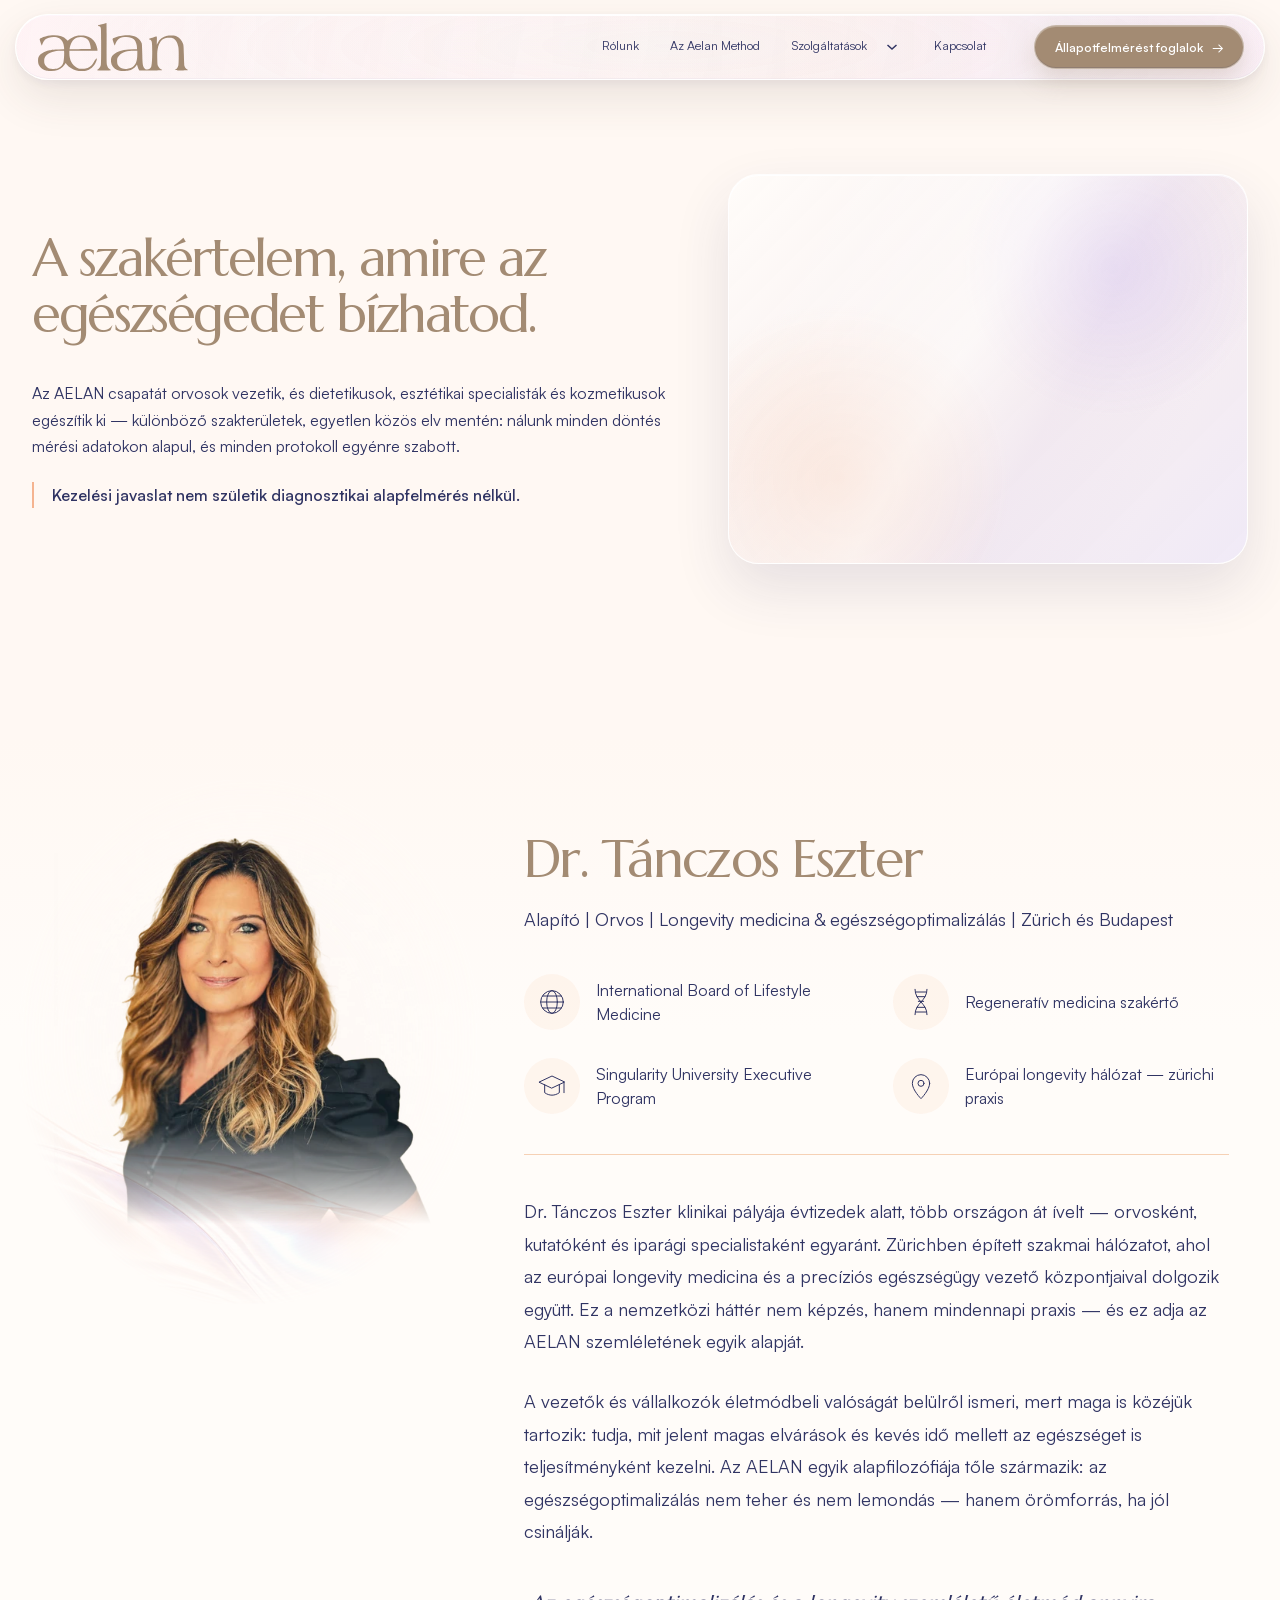
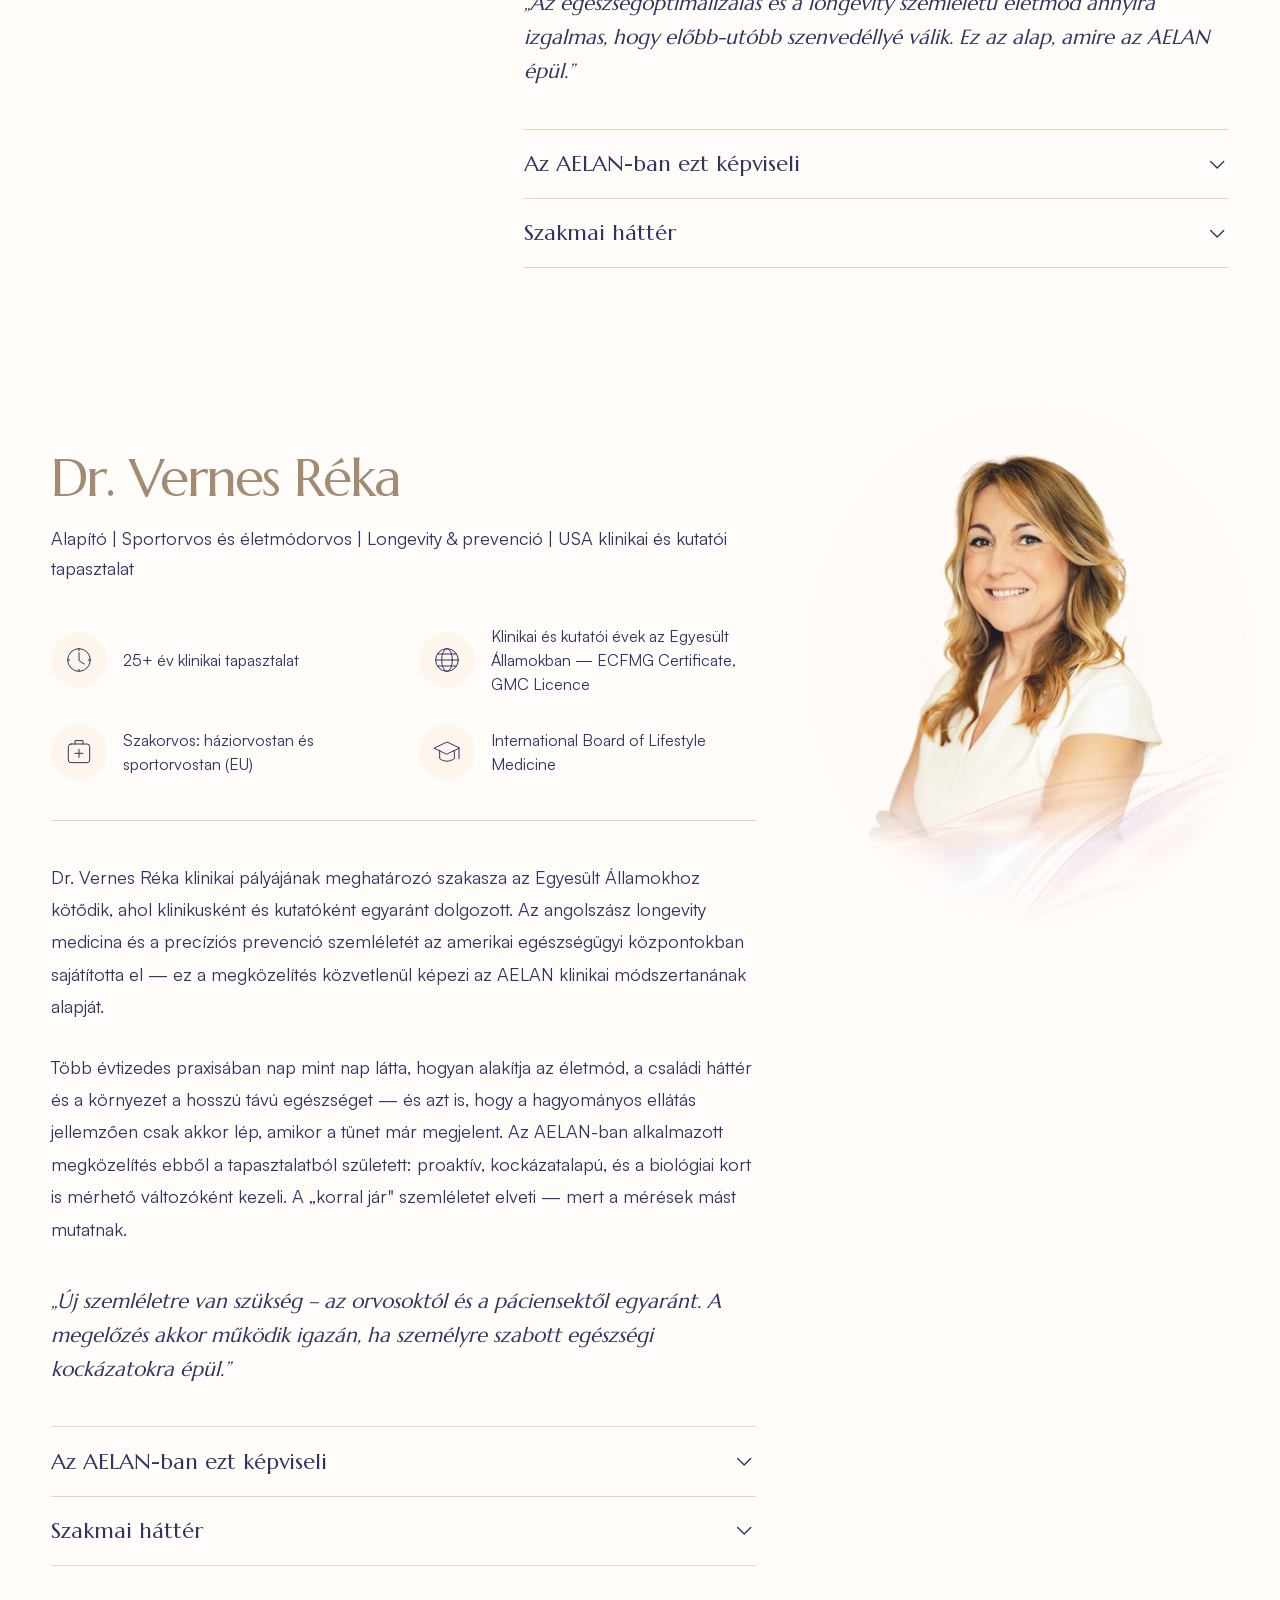
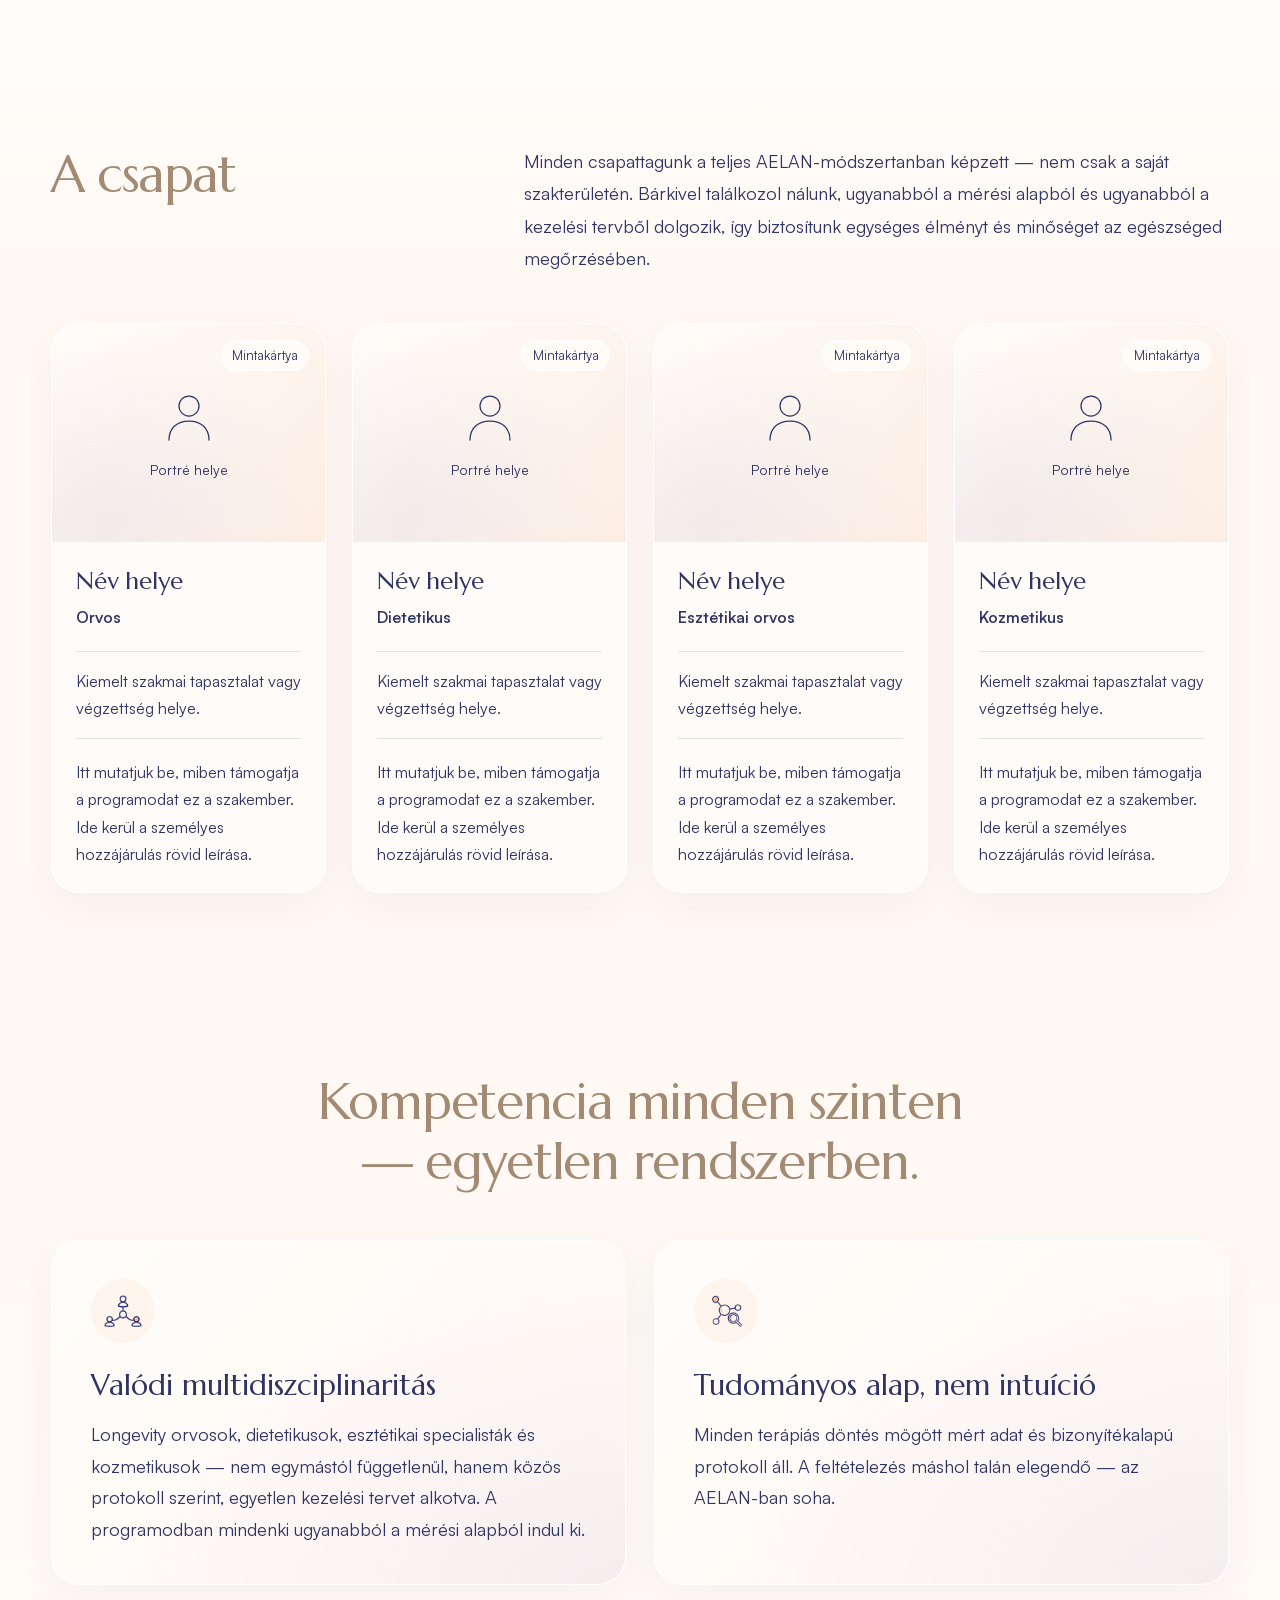
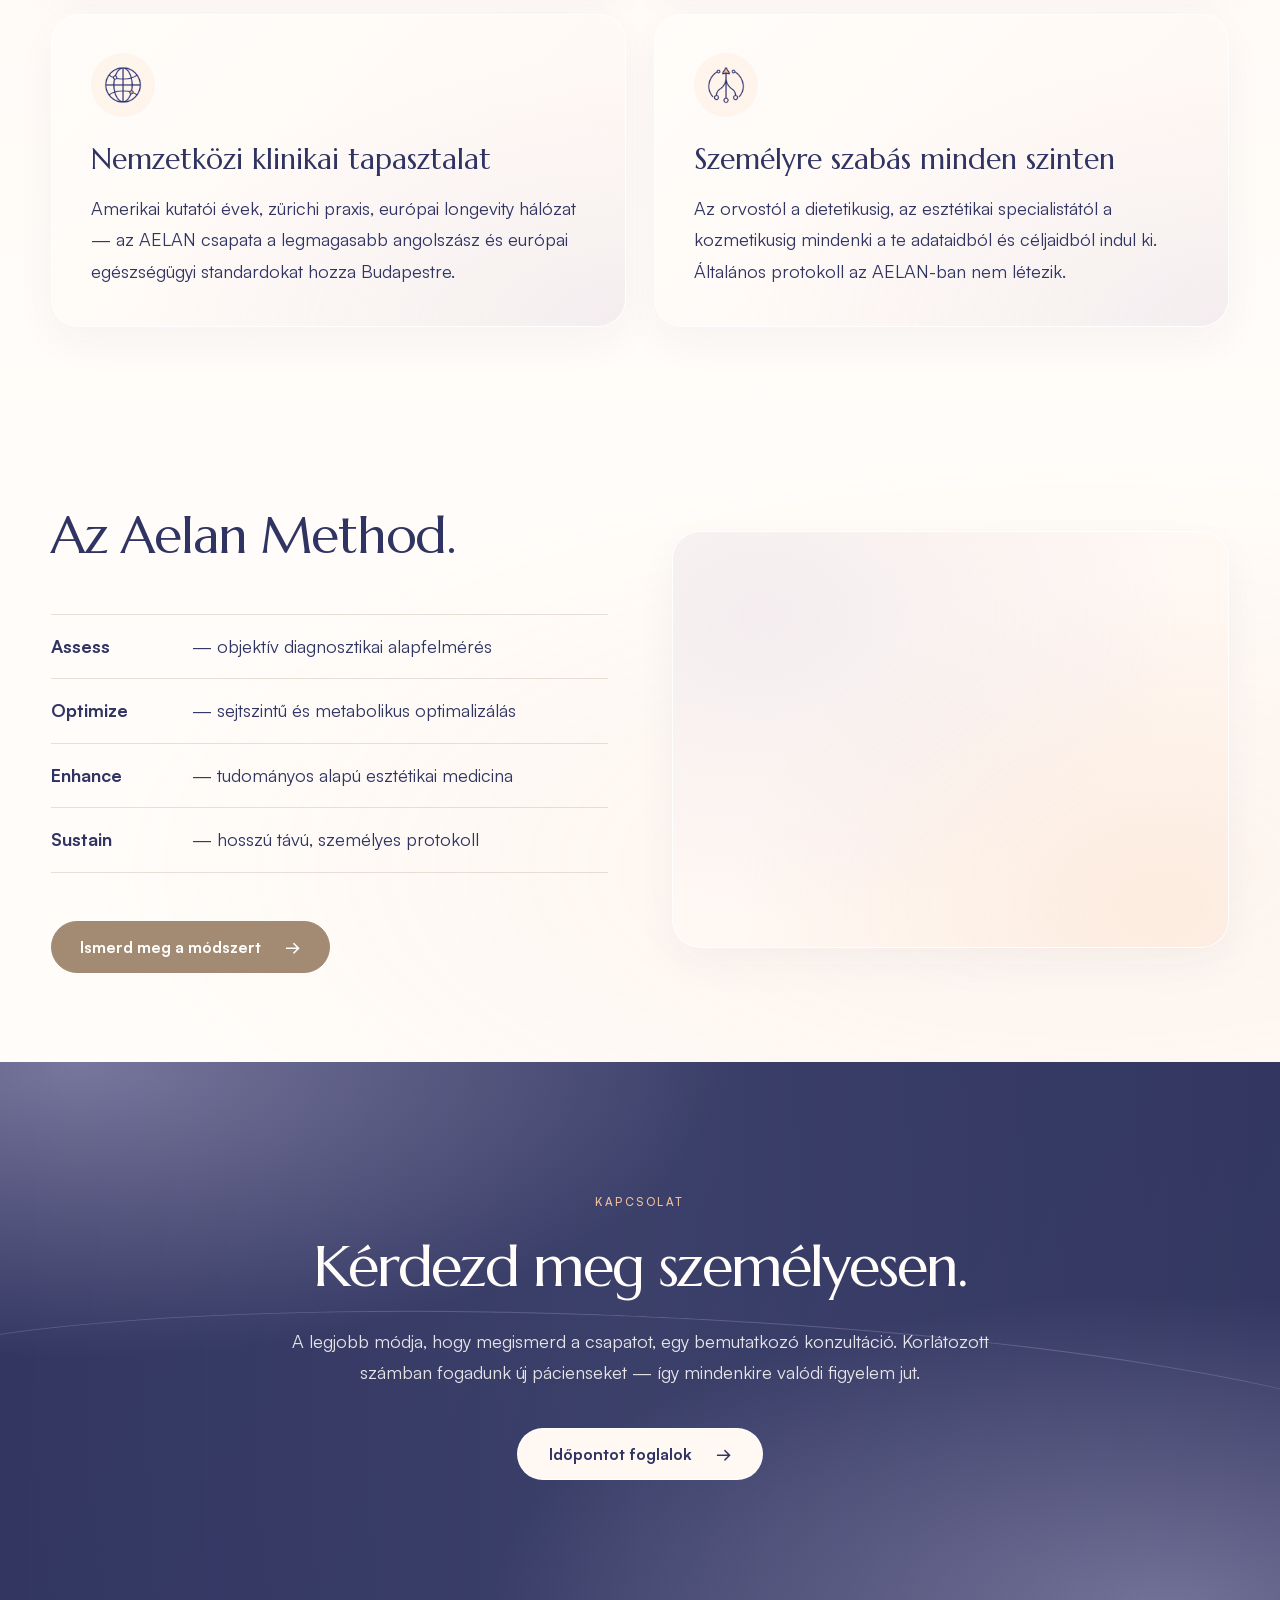
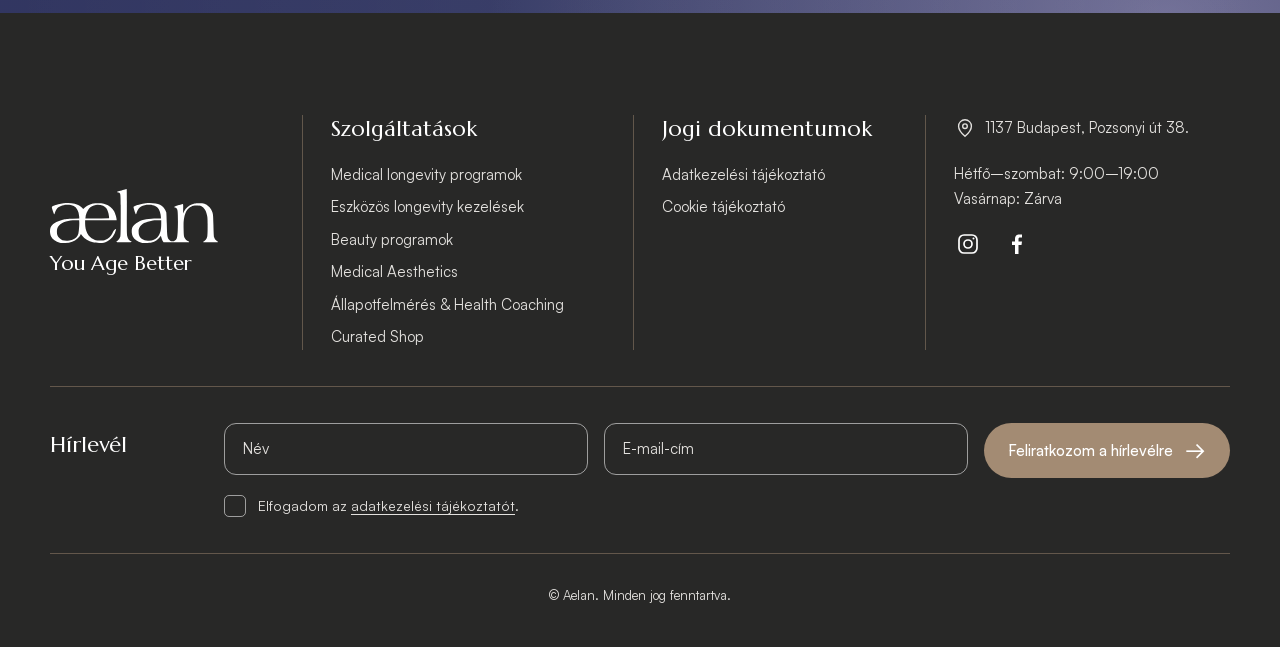
<file: snapshot/team/index.html>
<!doctype html>
<html lang="hu">
<head>
    <meta charset="UTF-8">
    <meta name="viewport" content="width=device-width, initial-scale=1">
    <meta name="viewport" content="width=device-width, initial-scale=1" />
<link rel='preload' href='/snapshot/wp-content/themes/aelan/assets/fonts/Satoshi-Variable.woff2' as='font' type='font/woff2' crossorigin='anonymous' />
<link rel='preload' href='/snapshot/wp-content/themes/aelan/assets/fonts/Marcellus-Regular.woff2' as='font' type='font/woff2' crossorigin='anonymous' />
<meta name='robots' content='noindex, follow' />

	<!-- This site is optimized with the Yoast SEO plugin v28.2 - https://yoast.com/product/yoast-seo-wordpress/ -->
	<meta property="og:locale" content="hu_HU" />
	<meta property="og:type" content="article" />
	<meta property="og:title" content="Csapatunk - Aelan Health" />
	<meta property="og:url" content="/snapshot/team/" />
	<meta property="og:site_name" content="Aelan Health" />
	<meta name="twitter:card" content="summary_large_image" />
	<script type="application/ld+json" class="yoast-schema-graph">{"@context":"https:\/\/schema.org","@graph":[{"@type":"WebPage","@id":"/snapshot\/team\/","url":"/snapshot\/team\/","name":"Csapatunk - Aelan Health","isPartOf":{"@id":"/snapshot\/#website"},"datePublished":"2026-09-16T19:42:28+00:00","breadcrumb":{"@id":"/snapshot\/team\/#breadcrumb"},"inLanguage":"hu","potentialAction":[{"@type":"ReadAction","target":["/snapshot\/team\/"]}]},{"@type":"BreadcrumbList","@id":"/snapshot\/team\/#breadcrumb","itemListElement":[{"@type":"ListItem","position":1,"name":"Home","item":"/snapshot\/"},{"@type":"ListItem","position":2,"name":"Csapatunk"}]},{"@type":"WebSite","@id":"/snapshot\/#website","url":"/snapshot\/","name":"Aelan Health","description":"Személyre szabott wellbeing és longevity","publisher":{"@id":"/snapshot\/#organization"},"potentialAction":[{"@type":"SearchAction","target":{"@type":"EntryPoint","urlTemplate":"/snapshot\/?s={search_term_string}"},"query-input":{"@type":"PropertyValueSpecification","valueRequired":true,"valueName":"search_term_string"}}],"inLanguage":"hu"},{"@type":"Organization","@id":"/snapshot\/#organization","name":"Aelan Health","url":"/snapshot\/","logo":{"@type":"ImageObject","inLanguage":"hu","@id":"/snapshot\/#\/schema\/logo\/image\/","url":"/snapshot\/wp-content\/uploads\/2026\/08\/aelan-logo-source.png","contentUrl":"/snapshot\/wp-content\/uploads\/2026\/08\/aelan-logo-source.png","width":512,"height":164,"caption":"Aelan Health"},"image":{"@id":"/snapshot\/#\/schema\/logo\/image\/"}}]}</script>
	<!-- / Yoast SEO plugin. -->


<title>Csapatunk - Aelan Health</title>




<style id="wp-img-auto-sizes-contain-inline-css">
img:is([sizes=auto i],[sizes^="auto," i]){contain-intrinsic-size:3000px 1500px}
/*# sourceURL=wp-img-auto-sizes-contain-inline-css */
</style>
<style id="wp-emoji-styles-inline-css">

	img.wp-smiley, img.emoji {
		display: inline !important;
		border: none !important;
		box-shadow: none !important;
		height: 1em !important;
		width: 1em !important;
		margin: 0 0.07em !important;
		vertical-align: -0.1em !important;
		background: none !important;
		padding: 0 !important;
	}
/*# sourceURL=wp-emoji-styles-inline-css */
</style>
<style id="wp-block-library-inline-css">
:root{--wp-block-synced-color:#7a00df;--wp-block-synced-color--rgb:122,0,223;--wp-bound-block-color:var(--wp-block-synced-color);--wp-editor-canvas-background:#ddd;--wp-admin-theme-color:#007cba;--wp-admin-theme-color--rgb:0,124,186;--wp-admin-theme-color-darker-10:#006ba1;--wp-admin-theme-color-darker-10--rgb:0,107,160.5;--wp-admin-theme-color-darker-20:#005a87;--wp-admin-theme-color-darker-20--rgb:0,90,135;--wp-admin-border-width-focus:2px}@media (min-resolution:192dpi){:root{--wp-admin-border-width-focus:1.5px}}.wp-element-button{cursor:pointer}:root .has-very-light-gray-background-color{background-color:#eee}:root .has-very-dark-gray-background-color{background-color:#313131}:root .has-very-light-gray-color{color:#eee}:root .has-very-dark-gray-color{color:#313131}:root .has-vivid-green-cyan-to-vivid-cyan-blue-gradient-background{background:linear-gradient(135deg,#00d084,#0693e3)}:root .has-purple-crush-gradient-background{background:linear-gradient(135deg,#34e2e4,#4721fb 50%,#ab1dfe)}:root .has-hazy-dawn-gradient-background{background:linear-gradient(135deg,#faaca8,#dad0ec)}:root .has-subdued-olive-gradient-background{background:linear-gradient(135deg,#fafae1,#67a671)}:root .has-atomic-cream-gradient-background{background:linear-gradient(135deg,#fdd79a,#004a59)}:root .has-nightshade-gradient-background{background:linear-gradient(135deg,#330968,#31cdcf)}:root .has-midnight-gradient-background{background:linear-gradient(135deg,#020381,#2874fc)}:root{--wp--preset--font-size--normal:16px;--wp--preset--font-size--huge:42px}.has-regular-font-size{font-size:1em}.has-larger-font-size{font-size:2.625em}.has-normal-font-size{font-size:var(--wp--preset--font-size--normal)}.has-huge-font-size{font-size:var(--wp--preset--font-size--huge)}:root .has-text-align-center{text-align:center}:root .has-text-align-left{text-align:left}:root .has-text-align-right{text-align:right}.has-fit-text{white-space:nowrap!important}#end-resizable-editor-section{display:none}.aligncenter{clear:both}.items-justified-left{justify-content:flex-start}.items-justified-center{justify-content:center}.items-justified-right{justify-content:flex-end}.items-justified-space-between{justify-content:space-between}.screen-reader-text{word-wrap:normal!important;border:0;clip-path:inset(50%);height:1px;margin:-1px;overflow:hidden;padding:0;position:absolute;width:1px;word-break:normal!important}.screen-reader-text:focus{background-color:#ddd;clip-path:none;color:#444;display:block;font-size:1em;height:auto;left:5px;line-height:normal;padding:15px 23px 14px;text-decoration:none;top:5px;width:auto;z-index:100000}html :where(.has-border-color){border-style:solid}html :where([style^=border-color],[style*=";border-color"],[style*="; border-color"]){border-style:solid}html :where([style^=border-top-color],[style*=";border-top-color"],[style*="; border-top-color"]){border-top-style:solid}html :where([style^=border-right-color],[style*=";border-right-color"],[style*="; border-right-color"]){border-right-style:solid}html :where([style^=border-bottom-color],[style*=";border-bottom-color"],[style*="; border-bottom-color"]){border-bottom-style:solid}html :where([style^=border-left-color],[style*=";border-left-color"],[style*="; border-left-color"]){border-left-style:solid}html :where([style^=border-width],[style*=";border-width"],[style*="; border-width"]){border-style:solid}html :where([style^=border-top-width],[style*=";border-top-width"],[style*="; border-top-width"]){border-top-style:solid}html :where([style^=border-right-width],[style*=";border-right-width"],[style*="; border-right-width"]){border-right-style:solid}html :where([style^=border-bottom-width],[style*=";border-bottom-width"],[style*="; border-bottom-width"]){border-bottom-style:solid}html :where([style^=border-left-width],[style*=";border-left-width"],[style*="; border-left-width"]){border-left-style:solid}html :where(img[class*=wp-image-]){height:auto;max-width:100%}:where(figure){margin:0 0 1em}html :where(.is-position-sticky){--wp-admin--admin-bar--position-offset:var(--wp-admin--admin-bar--height,0px)}@media screen and (max-width:600px){html :where(.is-position-sticky){--wp-admin--admin-bar--position-offset:0px}}
/*# sourceURL=/wp-includes/css/dist/block-library/common.min.css */
</style>
<style id="global-styles-inline-css">
:root{--wp--preset--aspect-ratio--square: 1;--wp--preset--aspect-ratio--4-3: 4/3;--wp--preset--aspect-ratio--3-4: 3/4;--wp--preset--aspect-ratio--3-2: 3/2;--wp--preset--aspect-ratio--2-3: 2/3;--wp--preset--aspect-ratio--16-9: 16/9;--wp--preset--aspect-ratio--9-16: 9/16;--wp--preset--color--black: #000000;--wp--preset--color--cyan-bluish-gray: #abb8c3;--wp--preset--color--white: #FFFFFF;--wp--preset--color--pale-pink: #f78da7;--wp--preset--color--vivid-red: #cf2e2e;--wp--preset--color--luminous-vivid-orange: #ff6900;--wp--preset--color--luminous-vivid-amber: #fcb900;--wp--preset--color--light-green-cyan: #7bdcb5;--wp--preset--color--vivid-green-cyan: #00d084;--wp--preset--color--pale-cyan-blue: #8ed1fc;--wp--preset--color--vivid-cyan-blue: #0693e3;--wp--preset--color--vivid-purple: #9b51e0;--wp--preset--color--navy: #303463;--wp--preset--color--taupe: #A38B73;--wp--preset--color--cream: #FFF8F3;--wp--preset--color--soft-peach: #FFF7F0;--wp--preset--color--warm-white: #FFFCF9;--wp--preset--color--peach: #F3BF99;--wp--preset--color--coral: #F3A377;--wp--preset--color--lavender: #C6C0E0;--wp--preset--color--pink: #FDA3DD;--wp--preset--color--violet: #5309CC;--wp--preset--gradient--vivid-cyan-blue-to-vivid-purple: linear-gradient(135deg,rgb(6,147,227) 0%,rgb(155,81,224) 100%);--wp--preset--gradient--light-green-cyan-to-vivid-green-cyan: linear-gradient(135deg,rgb(122,220,180) 0%,rgb(0,208,130) 100%);--wp--preset--gradient--luminous-vivid-amber-to-luminous-vivid-orange: linear-gradient(135deg,rgb(252,185,0) 0%,rgb(255,105,0) 100%);--wp--preset--gradient--luminous-vivid-orange-to-vivid-red: linear-gradient(135deg,rgb(255,105,0) 0%,rgb(207,46,46) 100%);--wp--preset--gradient--very-light-gray-to-cyan-bluish-gray: linear-gradient(135deg,rgb(238,238,238) 0%,rgb(169,184,195) 100%);--wp--preset--gradient--cool-to-warm-spectrum: linear-gradient(135deg,rgb(74,234,220) 0%,rgb(151,120,209) 20%,rgb(207,42,186) 40%,rgb(238,44,130) 60%,rgb(251,105,98) 80%,rgb(254,248,76) 100%);--wp--preset--gradient--blush-light-purple: linear-gradient(135deg,rgb(255,206,236) 0%,rgb(152,150,240) 100%);--wp--preset--gradient--blush-bordeaux: linear-gradient(135deg,rgb(254,205,165) 0%,rgb(254,45,45) 50%,rgb(107,0,62) 100%);--wp--preset--gradient--luminous-dusk: linear-gradient(135deg,rgb(255,203,112) 0%,rgb(199,81,192) 50%,rgb(65,88,208) 100%);--wp--preset--gradient--pale-ocean: linear-gradient(135deg,rgb(255,245,203) 0%,rgb(182,227,212) 50%,rgb(51,167,181) 100%);--wp--preset--gradient--electric-grass: linear-gradient(135deg,rgb(202,248,128) 0%,rgb(113,206,126) 100%);--wp--preset--gradient--midnight: linear-gradient(135deg,rgb(2,3,129) 0%,rgb(40,116,252) 100%);--wp--preset--gradient--pearl: linear-gradient(135deg, rgba(243,191,153,.42) 0%, rgba(255,255,255,.72) 32%, rgba(198,192,224,.40) 61%, rgba(253,163,221,.24) 100%);--wp--preset--font-size--small: 0.875rem;--wp--preset--font-size--medium: clamp(14px, 0.875rem + ((1vw - 3.2px) * 0.652), 20px);--wp--preset--font-size--large: clamp(22.041px, 1.378rem + ((1vw - 3.2px) * 1.517), 36px);--wp--preset--font-size--x-large: clamp(25.014px, 1.563rem + ((1vw - 3.2px) * 1.846), 42px);--wp--preset--font-size--body: clamp(0.875rem, 0.875rem + ((1vw - 0.2rem) * 0.217), 1rem);--wp--preset--font-size--lead: clamp(1.05rem, 1.4vw, 1.25rem);--wp--preset--font-size--h-3: clamp(1.5rem, 2.4vw, 2.15rem);--wp--preset--font-size--h-2: clamp(2.25rem, 5vw, 4.75rem);--wp--preset--font-size--display: clamp(3rem, 7vw, 7rem);--wp--preset--font-family--satoshi: Satoshi, -apple-system, BlinkMacSystemFont, 'Segoe UI', sans-serif;--wp--preset--font-family--marcellus: Marcellus, Georgia, serif;--wp--preset--spacing--20: 0.44rem;--wp--preset--spacing--30: 0.67rem;--wp--preset--spacing--40: 1rem;--wp--preset--spacing--50: 1.5rem;--wp--preset--spacing--60: 2.25rem;--wp--preset--spacing--70: 3.38rem;--wp--preset--spacing--80: 5.06rem;--wp--preset--spacing--2-xs: 0.5rem;--wp--preset--spacing--xs: 0.75rem;--wp--preset--spacing--sm: 1rem;--wp--preset--spacing--md: 1.5rem;--wp--preset--spacing--lg: clamp(2rem, 4vw, 4rem);--wp--preset--spacing--xl: clamp(4rem, 8vw, 8rem);--wp--preset--shadow--natural: 6px 6px 9px rgba(0, 0, 0, 0.2);--wp--preset--shadow--deep: 12px 12px 50px rgba(0, 0, 0, 0.4);--wp--preset--shadow--sharp: 6px 6px 0px rgba(0, 0, 0, 0.2);--wp--preset--shadow--outlined: 6px 6px 0px -3px rgb(255, 255, 255), 6px 6px rgb(0, 0, 0);--wp--preset--shadow--crisp: 6px 6px 0px rgb(0, 0, 0);--wp--preset--shadow--soft: 0 18px 50px rgba(48,52,99,.10);--wp--preset--shadow--pearl: 0 22px 60px rgba(163,139,115,.14), inset 0 1px 0 rgba(255,255,255,.9);--wp--custom--aelan--radius-small: 16px;--wp--custom--aelan--radius-medium: 28px;--wp--custom--aelan--radius-large: 40px;--wp--custom--aelan--transition: 220ms cubic-bezier(.2,.8,.2,1);}.wp-block-button{--wp--preset--dimension--25: 25%;--wp--preset--dimension--50: 50%;--wp--preset--dimension--75: 75%;--wp--preset--dimension--100: 100%;}:root { --wp--style--global--content-size: 760px;--wp--style--global--wide-size: 1240px; }:where(body) { margin: 0; }.wp-site-blocks { padding-top: var(--wp--style--root--padding-top); padding-bottom: var(--wp--style--root--padding-bottom); }.has-global-padding { padding-right: var(--wp--style--root--padding-right); padding-left: var(--wp--style--root--padding-left); }.has-global-padding > .alignfull { margin-right: calc(var(--wp--style--root--padding-right) * -1); margin-left: calc(var(--wp--style--root--padding-left) * -1); }.has-global-padding :where(:not(.alignfull.is-layout-flow) > .has-global-padding:not(.wp-block-block, .alignfull)) { padding-right: 0; padding-left: 0; }.has-global-padding :where(:not(.alignfull.is-layout-flow) > .has-global-padding:not(.wp-block-block, .alignfull)) > .alignfull { margin-left: 0; margin-right: 0; }.wp-site-blocks > .alignleft { float: left; margin-right: 2em; }.wp-site-blocks > .alignright { float: right; margin-left: 2em; }.wp-site-blocks > .aligncenter { justify-content: center; margin-left: auto; margin-right: auto; }:where(.is-layout-flex){gap: 0.5em;}:where(.is-layout-grid){gap: 0.5em;}.is-layout-flow > .alignleft{float: left;margin-inline-start: 0;margin-inline-end: 2em;}.is-layout-flow > .alignright{float: right;margin-inline-start: 2em;margin-inline-end: 0;}.is-layout-flow > .aligncenter{margin-left: auto !important;margin-right: auto !important;}.is-layout-constrained > .alignleft{float: left;margin-inline-start: 0;margin-inline-end: 2em;}.is-layout-constrained > .alignright{float: right;margin-inline-start: 2em;margin-inline-end: 0;}.is-layout-constrained > .aligncenter{margin-left: auto !important;margin-right: auto !important;}.is-layout-constrained > :where(:not(.alignleft):not(.alignright):not(.alignfull)){max-width: var(--wp--style--global--content-size);margin-left: auto !important;margin-right: auto !important;}.is-layout-constrained > .alignwide{max-width: var(--wp--style--global--wide-size);}body .is-layout-flex{display: flex;}.is-layout-flex{flex-wrap: wrap;align-items: center;}.is-layout-flex > :is(*, div){margin: 0;}body .is-layout-grid{display: grid;}.is-layout-grid > :is(*, div){margin: 0;}body{background-color: #FFF8F3;color: #303463;font-family: var(--wp--preset--font-family--satoshi);font-size: var(--wp--preset--font-size--body);font-weight: 400;line-height: 1.65;--wp--style--root--padding-top: 0px;--wp--style--root--padding-right: clamp(1rem, 3vw, 2.5rem);--wp--style--root--padding-bottom: 0px;--wp--style--root--padding-left: clamp(1rem, 3vw, 2.5rem);}a:where(:not(.wp-element-button)){color: #303463;}:root :where(a:where(:not(.wp-element-button)):hover){color: #5309CC;}h1, h2, h3, h4, h5, h6{color: #A38B73;font-family: var(--wp--preset--font-family--marcellus);font-weight: 400;line-height: 1.05;}:root :where(.wp-element-button, .wp-block-button__link){background-color: #303463;border-radius: 999px;border-width: 0;color: #FFFFFF;font-family: var(--wp--preset--font-family--satoshi);font-size: clamp(0.875rem, 0.875rem + ((1vw - 0.2rem) * 0.043), 0.9rem);font-style: inherit;font-weight: 600;letter-spacing: inherit;line-height: inherit;padding-top: 0.85rem;padding-right: 1.5rem;padding-bottom: 0.85rem;padding-left: 1.5rem;text-decoration: none;text-transform: inherit;}.has-black-color{color: var(--wp--preset--color--black) !important;}.has-cyan-bluish-gray-color{color: var(--wp--preset--color--cyan-bluish-gray) !important;}.has-white-color{color: var(--wp--preset--color--white) !important;}.has-pale-pink-color{color: var(--wp--preset--color--pale-pink) !important;}.has-vivid-red-color{color: var(--wp--preset--color--vivid-red) !important;}.has-luminous-vivid-orange-color{color: var(--wp--preset--color--luminous-vivid-orange) !important;}.has-luminous-vivid-amber-color{color: var(--wp--preset--color--luminous-vivid-amber) !important;}.has-light-green-cyan-color{color: var(--wp--preset--color--light-green-cyan) !important;}.has-vivid-green-cyan-color{color: var(--wp--preset--color--vivid-green-cyan) !important;}.has-pale-cyan-blue-color{color: var(--wp--preset--color--pale-cyan-blue) !important;}.has-vivid-cyan-blue-color{color: var(--wp--preset--color--vivid-cyan-blue) !important;}.has-vivid-purple-color{color: var(--wp--preset--color--vivid-purple) !important;}.has-navy-color{color: var(--wp--preset--color--navy) !important;}.has-taupe-color{color: var(--wp--preset--color--taupe) !important;}.has-cream-color{color: var(--wp--preset--color--cream) !important;}.has-soft-peach-color{color: var(--wp--preset--color--soft-peach) !important;}.has-warm-white-color{color: var(--wp--preset--color--warm-white) !important;}.has-peach-color{color: var(--wp--preset--color--peach) !important;}.has-coral-color{color: var(--wp--preset--color--coral) !important;}.has-lavender-color{color: var(--wp--preset--color--lavender) !important;}.has-pink-color{color: var(--wp--preset--color--pink) !important;}.has-violet-color{color: var(--wp--preset--color--violet) !important;}.has-black-background-color{background-color: var(--wp--preset--color--black) !important;}.has-cyan-bluish-gray-background-color{background-color: var(--wp--preset--color--cyan-bluish-gray) !important;}.has-white-background-color{background-color: var(--wp--preset--color--white) !important;}.has-pale-pink-background-color{background-color: var(--wp--preset--color--pale-pink) !important;}.has-vivid-red-background-color{background-color: var(--wp--preset--color--vivid-red) !important;}.has-luminous-vivid-orange-background-color{background-color: var(--wp--preset--color--luminous-vivid-orange) !important;}.has-luminous-vivid-amber-background-color{background-color: var(--wp--preset--color--luminous-vivid-amber) !important;}.has-light-green-cyan-background-color{background-color: var(--wp--preset--color--light-green-cyan) !important;}.has-vivid-green-cyan-background-color{background-color: var(--wp--preset--color--vivid-green-cyan) !important;}.has-pale-cyan-blue-background-color{background-color: var(--wp--preset--color--pale-cyan-blue) !important;}.has-vivid-cyan-blue-background-color{background-color: var(--wp--preset--color--vivid-cyan-blue) !important;}.has-vivid-purple-background-color{background-color: var(--wp--preset--color--vivid-purple) !important;}.has-navy-background-color{background-color: var(--wp--preset--color--navy) !important;}.has-taupe-background-color{background-color: var(--wp--preset--color--taupe) !important;}.has-cream-background-color{background-color: var(--wp--preset--color--cream) !important;}.has-soft-peach-background-color{background-color: var(--wp--preset--color--soft-peach) !important;}.has-warm-white-background-color{background-color: var(--wp--preset--color--warm-white) !important;}.has-peach-background-color{background-color: var(--wp--preset--color--peach) !important;}.has-coral-background-color{background-color: var(--wp--preset--color--coral) !important;}.has-lavender-background-color{background-color: var(--wp--preset--color--lavender) !important;}.has-pink-background-color{background-color: var(--wp--preset--color--pink) !important;}.has-violet-background-color{background-color: var(--wp--preset--color--violet) !important;}.has-black-border-color{border-color: var(--wp--preset--color--black) !important;}.has-cyan-bluish-gray-border-color{border-color: var(--wp--preset--color--cyan-bluish-gray) !important;}.has-white-border-color{border-color: var(--wp--preset--color--white) !important;}.has-pale-pink-border-color{border-color: var(--wp--preset--color--pale-pink) !important;}.has-vivid-red-border-color{border-color: var(--wp--preset--color--vivid-red) !important;}.has-luminous-vivid-orange-border-color{border-color: var(--wp--preset--color--luminous-vivid-orange) !important;}.has-luminous-vivid-amber-border-color{border-color: var(--wp--preset--color--luminous-vivid-amber) !important;}.has-light-green-cyan-border-color{border-color: var(--wp--preset--color--light-green-cyan) !important;}.has-vivid-green-cyan-border-color{border-color: var(--wp--preset--color--vivid-green-cyan) !important;}.has-pale-cyan-blue-border-color{border-color: var(--wp--preset--color--pale-cyan-blue) !important;}.has-vivid-cyan-blue-border-color{border-color: var(--wp--preset--color--vivid-cyan-blue) !important;}.has-vivid-purple-border-color{border-color: var(--wp--preset--color--vivid-purple) !important;}.has-navy-border-color{border-color: var(--wp--preset--color--navy) !important;}.has-taupe-border-color{border-color: var(--wp--preset--color--taupe) !important;}.has-cream-border-color{border-color: var(--wp--preset--color--cream) !important;}.has-soft-peach-border-color{border-color: var(--wp--preset--color--soft-peach) !important;}.has-warm-white-border-color{border-color: var(--wp--preset--color--warm-white) !important;}.has-peach-border-color{border-color: var(--wp--preset--color--peach) !important;}.has-coral-border-color{border-color: var(--wp--preset--color--coral) !important;}.has-lavender-border-color{border-color: var(--wp--preset--color--lavender) !important;}.has-pink-border-color{border-color: var(--wp--preset--color--pink) !important;}.has-violet-border-color{border-color: var(--wp--preset--color--violet) !important;}.has-vivid-cyan-blue-to-vivid-purple-gradient-background{background: var(--wp--preset--gradient--vivid-cyan-blue-to-vivid-purple) !important;}.has-light-green-cyan-to-vivid-green-cyan-gradient-background{background: var(--wp--preset--gradient--light-green-cyan-to-vivid-green-cyan) !important;}.has-luminous-vivid-amber-to-luminous-vivid-orange-gradient-background{background: var(--wp--preset--gradient--luminous-vivid-amber-to-luminous-vivid-orange) !important;}.has-luminous-vivid-orange-to-vivid-red-gradient-background{background: var(--wp--preset--gradient--luminous-vivid-orange-to-vivid-red) !important;}.has-very-light-gray-to-cyan-bluish-gray-gradient-background{background: var(--wp--preset--gradient--very-light-gray-to-cyan-bluish-gray) !important;}.has-cool-to-warm-spectrum-gradient-background{background: var(--wp--preset--gradient--cool-to-warm-spectrum) !important;}.has-blush-light-purple-gradient-background{background: var(--wp--preset--gradient--blush-light-purple) !important;}.has-blush-bordeaux-gradient-background{background: var(--wp--preset--gradient--blush-bordeaux) !important;}.has-luminous-dusk-gradient-background{background: var(--wp--preset--gradient--luminous-dusk) !important;}.has-pale-ocean-gradient-background{background: var(--wp--preset--gradient--pale-ocean) !important;}.has-electric-grass-gradient-background{background: var(--wp--preset--gradient--electric-grass) !important;}.has-midnight-gradient-background{background: var(--wp--preset--gradient--midnight) !important;}.has-pearl-gradient-background{background: var(--wp--preset--gradient--pearl) !important;}.has-small-font-size{font-size: var(--wp--preset--font-size--small) !important;}.has-medium-font-size{font-size: var(--wp--preset--font-size--medium) !important;}.has-large-font-size{font-size: var(--wp--preset--font-size--large) !important;}.has-x-large-font-size{font-size: var(--wp--preset--font-size--x-large) !important;}.has-body-font-size{font-size: var(--wp--preset--font-size--body) !important;}.has-lead-font-size{font-size: var(--wp--preset--font-size--lead) !important;}.has-h-3-font-size{font-size: var(--wp--preset--font-size--h-3) !important;}.has-h-2-font-size{font-size: var(--wp--preset--font-size--h-2) !important;}.has-display-font-size{font-size: var(--wp--preset--font-size--display) !important;}.has-satoshi-font-family{font-family: var(--wp--preset--font-family--satoshi) !important;}.has-marcellus-font-family{font-family: var(--wp--preset--font-family--marcellus) !important;}
/*# sourceURL=global-styles-inline-css */
</style>
<style id="wp-block-template-skip-link-inline-css">
/*! This file is auto-generated */
.skip-link.screen-reader-text{border:0;clip-path:inset(50%);height:1px;margin:-1px;overflow:hidden;padding:0;position:absolute!important;width:1px;word-wrap:normal!important;word-break:normal!important}.skip-link.screen-reader-text:focus{background-color:#eee;clip-path:none;color:#444;display:block;font-size:1em;height:auto;left:5px;line-height:normal;padding:15px 23px 14px;text-decoration:none;top:5px;width:auto;z-index:100000}
/*# sourceURL=/wp-includes/css/wp-block-template-skip-link.min.css */
</style>
<link rel='stylesheet' id='elementor-frontend-css' href='/snapshot/wp-content/plugins/elementor/assets/css/frontend.min.css?ver=4.2.4' media='all' />
<style id="elementor-frontend-inline-css">
.e-heading-base a, .e-paragraph-base a { all: unset; cursor: pointer; }form[data-element_type="e-form"].form-state-success [data-element_type="e-form-success-message"],form[data-element_type="e-form"].form-state-error [data-element_type="e-form-error-message"]{ display: block; }
.e-form-textarea-base:not([data-resizable]) { resize: none; } .e-form-submit-button-base { cursor: pointer; box-sizing: border-box; }
/*# sourceURL=elementor-frontend-inline-css */
</style>
<link rel='stylesheet' id='elementor-post-101-css' href='/snapshot/wp-content/uploads/elementor/css/post-101.css?ver=1791811818' media='all' />
<link rel='stylesheet' id='aelan-elementor-shell-css' href='/snapshot/wp-content/plugins/aelan-elementor/assets/shell.css?ver=0.3.45-classic-nav-3' media='all' />
<link rel='stylesheet' id='aelan-elementor-blocks-css' href='/snapshot/wp-content/plugins/aelan-elementor/assets/blocks.css?ver=0.3.33' media='all' />
<link rel='stylesheet' id='aelan-elementor-layout-css' href='/snapshot/wp-content/plugins/aelan-elementor/assets/elementor.css?ver=0.3.33' media='all' />
<link rel='stylesheet' id='aelan-elementor-team-page-css' href='/snapshot/wp-content/plugins/aelan-elementor/assets/team-page.css?ver=0.3.33' media='all' />
<link rel='stylesheet' id='aelan-elementor-editorial-css' href='/snapshot/wp-content/plugins/aelan-elementor/assets/editorial.css?ver=0.3.33' media='all' />
<link rel='stylesheet' id='aelan-elementor-founder-profile-css' href='/snapshot/wp-content/plugins/aelan-elementor/assets/founder-profile.css?ver=0.3.33' media='all' />
<link rel='stylesheet' id='aelan-elementor-team-members-css' href='/snapshot/wp-content/plugins/aelan-elementor/assets/team-members.css?ver=0.3.33' media='all' />
<link rel='stylesheet' id='aelan-elementor-team-continuation-css' href='/snapshot/wp-content/plugins/aelan-elementor/assets/team-continuation.css?ver=0.3.33' media='all' />
<link rel='stylesheet' id='elementor-post-127-css' href='/snapshot/wp-content/uploads/elementor/css/post-127.css?ver=1791812272' media='all' />
<link rel='stylesheet' id='base-desktop-css' href='/snapshot/wp-content/uploads/elementor/css/base-desktop.css?ver=6acce0eab7635' media='all' />
<link rel='stylesheet' id='base-mobile-css' href='/snapshot/wp-content/uploads/elementor/css/base-mobile.css?ver=6acce0eab7635' media='(max-width:767px)' />


<link rel="https://api.w.org/" href="/snapshot/wp-json/" /><link rel="EditURI" type="application/rsd+xml" title="RSD" href="/snapshot/xmlrpc.php?rsd" />
<meta name="generator" content="WordPress 7.1.1" />
<link rel='shortlink' href='/snapshot/?p=127' />
<meta name="generator" content="Elementor 4.2.4; features: e_font_icon_svg, additional_custom_breakpoints; settings: css_print_method-external, google_font-enabled, font_display-swap">
			<style>
				.e-con.e-parent:nth-of-type(n+4):not(.e-lazyloaded):not(.e-no-lazyload),
				.e-con.e-parent:nth-of-type(n+4):not(.e-lazyloaded):not(.e-no-lazyload) * {
					background-image: none !important;
				}
				@media screen and (max-height: 1024px) {
					.e-con.e-parent:nth-of-type(n+3):not(.e-lazyloaded):not(.e-no-lazyload),
					.e-con.e-parent:nth-of-type(n+3):not(.e-lazyloaded):not(.e-no-lazyload) * {
						background-image: none !important;
					}
				}
				@media screen and (max-height: 640px) {
					.e-con.e-parent:nth-of-type(n+2):not(.e-lazyloaded):not(.e-no-lazyload),
					.e-con.e-parent:nth-of-type(n+2):not(.e-lazyloaded):not(.e-no-lazyload) * {
						background-image: none !important;
					}
				}
			</style>
			<style class="wp-fonts-local">
@font-face{font-family:Satoshi;font-style:normal;font-weight:300 900;font-display:swap;src:url('/snapshot/wp-content/themes/aelan/assets/fonts/Satoshi-Variable.woff2') format('woff2');}
@font-face{font-family:Satoshi;font-style:italic;font-weight:300 900;font-display:swap;src:url('/snapshot/wp-content/themes/aelan/assets/fonts/Satoshi-VariableItalic.woff2') format('woff2');}
@font-face{font-family:Marcellus;font-style:normal;font-weight:400;font-display:swap;src:url('/snapshot/wp-content/themes/aelan/assets/fonts/Marcellus-Regular.woff2') format('woff2');}
</style>
<link rel="stylesheet" href="/snapshot/wp-content/plugins/aelan-elementor/assets/footer.css?ver=charcoal-20261019">
<link rel="icon" type="image/jpeg" sizes="64x64" href="/snapshot/aelan-favicon.jpg?v=20261019" /><meta name="robots" content="noindex,nofollow" /></head>
<body class="wp-singular page-template page-template-elementor_header_footer page page-id-127 wp-custom-logo wp-embed-responsive wp-theme-aelan aelan-elementor-page elementor-default elementor-kit-101 elementor-page elementor-page-127">
		<header data-elementor-type="header" data-elementor-id="103" class="elementor elementor-103" data-elementor-post-type="elementor_library">
			<div class="elementor-element elementor-element-3992289 e-con-full aelan-elementor-section e-flex e-con e-parent" data-id="3992289" data-element_type="container" data-e-type="container">
				<div class="elementor-element elementor-element-a7af285 elementor-widget elementor-widget-aelan-header" data-id="a7af285" data-element_type="widget" data-e-type="widget" data-widget_type="aelan-header.default">
				<div class="elementor-widget-container">
					        <header class="aelan-site-header" data-aelan-elementor-header>
            <div class="aelan-site-header__inner">
                <div class="aelan-site-logo">
                    <a class="custom-logo-link" href="/snapshot/" rel="home"><img width="512" height="164" src="/snapshot/wp-content/plugins/aelan-elementor/assets/starter/aelan-logo.svg" class="custom-logo" alt="Aelan" decoding="async" /></a>
                </div>
                <nav class="aelan-header-navigation wp-block-navigation" aria-label="Fő navigáció">
                    <button class="wp-block-navigation__responsive-container-open" type="button" aria-controls="aelan-header-menu-1" aria-label="Menü megnyitása" aria-expanded="false" data-aelan-header-open>
                        <svg width="24" height="24" viewBox="0 0 24 24" aria-hidden="true">
                            <path class="aelan-menu-icon__line aelan-menu-icon__line--top" d="M4 7.5h16" fill="none" stroke="currentColor" stroke-linecap="round" stroke-width="1.7"/>
                            <path class="aelan-menu-icon__line aelan-menu-icon__line--bottom" d="M4 16.5h16" fill="none" stroke="currentColor" stroke-linecap="round" stroke-width="1.7"/>
                        </svg>
                    </button>
                    <div class="wp-block-navigation__responsive-container" id="aelan-header-menu-1" data-aelan-header-nav>
                        <div class="wp-block-navigation__responsive-close">
                            <div class="wp-block-navigation__responsive-dialog">
                                <div class="wp-block-navigation__responsive-container-content">
                                    <ul class="wp-block-navigation__container">
                                        <li class="wp-block-navigation-item "><a class="wp-block-navigation-item__content" href="/snapshot/team/">Rólunk</a></li>                                        <li class="wp-block-navigation-item "><a class="wp-block-navigation-item__content" href="/snapshot/az-aelan-method/">Az Aelan Method</a></li>                                        <li class="wp-block-navigation-item has-child">
                                            <a class="wp-block-navigation-item__content aelan-services-desktop-link" href="/snapshot/#szolgaltatasok">Szolgáltatások</a>
                                            <button class="wp-block-navigation-submenu__toggle wp-block-navigation__submenu-icon aelan-services-desktop-toggle" type="button" aria-controls="aelan-services-menu-2" aria-label="Szolgáltatások almenü" aria-expanded="false" data-aelan-services-toggle>
                                                <svg width="12" height="12" viewBox="0 0 12 12" aria-hidden="true"><path d="m1.5 4 4.5 4 4.5-4" fill="none" stroke="currentColor" stroke-width="1.5"/></svg>
                                            </button>
                                            <button class="wp-block-navigation-item__content aelan-services-mobile-toggle" type="button" aria-controls="aelan-services-menu-2" aria-expanded="false" data-aelan-services-toggle>
                                                <span>Szolgáltatások</span>
                                                <svg width="14" height="14" viewBox="0 0 12 12" aria-hidden="true"><path d="m1.5 4 4.5 4 4.5-4" fill="none" stroke="currentColor" stroke-width="1.5"/></svg>
                                            </button>
                                            <ul class="wp-block-navigation__submenu-container" id="aelan-services-menu-2" data-aelan-services-menu>
                                                                                                    <li class="wp-block-navigation-item "><a class="wp-block-navigation-item__content" href="/snapshot/ihht-kezeles/">IHHT kezelés</a></li>                                                                                            </ul>
                                        </li>
                                        <li class="wp-block-navigation-item "><a class="wp-block-navigation-item__content" href="/snapshot/#kapcsolat">Kapcsolat</a></li>                                        <li class="wp-block-navigation-item aelan-header-cta"><a class="wp-block-navigation-item__content" href="/snapshot/#aelan-allapotfelmeres">Állapotfelmérést foglalok</a></li>                                    </ul>
                                </div>
                            </div>
                        </div>
                    </div>
                </nav>
            </div>
        </header>
				</div>
				</div>
				</div>
				</header>
		<main id="main-content">
		<div data-elementor-type="wp-page" data-elementor-id="127" class="elementor elementor-127" data-elementor-post-type="page">
				<div class="elementor-element elementor-element-3163016 e-con-full aelan-elementor-section aelan-team-page-section e-flex e-con e-parent" data-id="3163016" data-element_type="container" data-e-type="container">
				<div class="elementor-element elementor-element-3076703 elementor-widget elementor-widget-aelan-team-page-hero" data-id="3076703" data-element_type="widget" data-e-type="widget" data-widget_type="aelan-team-page-hero.default">
				<div class="elementor-widget-container">
					    <section id="csapatunk" class="aelan-section aelan-team-page-hero" aria-labelledby="aelan-team-page-title">
        <picture class="aelan-team-page-hero__background" aria-hidden="true"><source media="(max-width: 782px)" srcset="/snapshot/wp-content/uploads/2026/09/aelan-team-hero-bg-mobile.webp"><img src="/snapshot/wp-content/uploads/2026/09/aelan-team-hero-bg-desktop.webp" alt="" loading="eager" decoding="async" fetchpriority="high"></picture>        <div class="aelan-shell aelan-team-page-hero__shell">
            <div class="aelan-team-page-hero__content">
                <h1 id="aelan-team-page-title" class="aelan-team-page-hero__headline">A szakértelem, amire az egészségedet bízhatod.</h1>                <div class="aelan-team-page-hero__copy">
                    <div class="aelan-team-page-hero__intro"><p>Az AELAN csapatát orvosok vezetik, és dietetikusok, esztétikai specialisták és kozmetikusok egészítik ki — különböző szakterületek, egyetlen közös elv mentén: nálunk minden döntés mérési adatokon alapul, és minden protokoll egyénre szabott.</p>
</div>                    <p class="aelan-team-page-hero__closing">Kezelési javaslat nem születik diagnosztikai alapfelmérés nélkül.</p>                </div>
            </div>
                            <figure class="aelan-team-page-hero__media is-placeholder" aria-hidden="true">
                                    </figure>
                    </div>
    </section>
				</div>
				</div>
				</div>
		<div class="elementor-element elementor-element-afeszt1 e-con-full aelan-elementor-section aelan-team-founder-section e-flex e-con e-parent" data-id="afeszt1" data-element_type="container" data-e-type="container" id="dr-tanczos-eszter">
				<div class="elementor-element elementor-element-afeszt2 elementor-widget elementor-widget-aelan-founder-profile" data-id="afeszt2" data-element_type="widget" data-e-type="widget" data-widget_type="aelan-founder-profile.default">
				<div class="elementor-widget-container">
					        <section class="aelan-founder" aria-labelledby="aelan-founder-title-3">
            <div class="aelan-founder__shell">
                <header class="aelan-founder__heading">
                    <h2 id="aelan-founder-title-3">Dr. Tánczos Eszter</h2>
                    <p class="aelan-founder__role">Alapító | Orvos | Longevity medicina &amp; egészségoptimalizálás | Zürich és Budapest</p>
                </header>
                <figure class="aelan-founder__visual"><img loading="lazy" width="512" height="512" src="/snapshot/wp-content/uploads/2026/09/dr-reka-vernes.webp" class="aelan-founder__portrait" alt="Dr. Tánczos Eszter portréja" sizes="auto, (max-width: 900px) 90vw, 36vw" decoding="async" loading="lazy" srcset="/snapshot/wp-content/uploads/2026/09/dr-reka-vernes.webp 512w, /snapshot/wp-content/uploads/2026/09/dr-reka-vernes-300x300.webp 300w, /snapshot/wp-content/uploads/2026/09/dr-reka-vernes-150x150.webp 150w" /></figure>                <div class="aelan-founder__content">
                                        <ul class="aelan-founder__credentials" aria-label="Kiemelt szakmai háttér">
                                                    <li><span class="aelan-founder__icon"><svg viewBox="0 0 48 48" aria-hidden="true" focusable="false"><circle cx="24" cy="24" r="17"/><ellipse cx="24" cy="24" rx="8" ry="17"/><path d="M7 24h34M10 15h28M10 33h28"/></svg></span><span>International Board of Lifestyle Medicine</span></li>
                                                    <li><span class="aelan-founder__icon"><svg viewBox="0 0 48 48" aria-hidden="true" focusable="false"><path d="M15 5c0 18 18 20 18 38M33 5c0 18-18 20-18 38M17 9h14M18 16h12M18 32h12M17 39h14M20 23h8"/></svg></span><span>Regeneratív medicina szakértő</span></li>
                                                    <li><span class="aelan-founder__icon"><svg viewBox="0 0 48 48" aria-hidden="true" focusable="false"><path d="m5 18 19-9 19 9-19 9zM13 22v12c7 5 15 5 22 0V22M42 19v15"/></svg></span><span>Singularity University Executive Program</span></li>
                                                    <li><span class="aelan-founder__icon"><svg viewBox="0 0 48 48" aria-hidden="true" focusable="false"><path d="M37 20c0 10-13 23-13 23S11 30 11 20a13 13 0 0 1 26 0Z"/><circle cx="24" cy="20" r="4.5"/></svg></span><span>Európai longevity hálózat — zürichi praxis</span></li>
                                            </ul>
                                        <div class="aelan-founder__biography"><p>Dr. Tánczos Eszter klinikai pályája évtizedek alatt, több országon át ívelt — orvosként, kutatóként és iparági specialistaként egyaránt. Zürichben épített szakmai hálózatot, ahol az európai longevity medicina és a precíziós egészségügy vezető központjaival dolgozik együtt. Ez a nemzetközi háttér nem képzés, hanem mindennapi praxis — és ez adja az AELAN szemléletének egyik alapját.</p>
<p>A vezetők és vállalkozók életmódbeli valóságát belülről ismeri, mert maga is közéjük tartozik: tudja, mit jelent magas elvárások és kevés idő mellett az egészséget is teljesítményként kezelni. Az AELAN egyik alapfilozófiája tőle származik: az egészségoptimalizálás nem teher és nem lemondás — hanem örömforrás, ha jól csinálják.</p>
</div>
                    <blockquote class="aelan-founder__quote"><p>„Az egészségoptimalizálás és a longevity szemléletű életmód annyira izgalmas, hogy előbb-utóbb szenvedéllyé válik. Ez az alap, amire az AELAN épül.”</p></blockquote>                            <details class="aelan-founder__disclosure">
            <summary><span>Az AELAN-ban ezt képviseli</span><svg viewBox="0 0 24 24" aria-hidden="true" focusable="false"><path d="m5 9 7 7 7-7"/></svg></summary>
            <div class="aelan-founder__detail-copy"><p>A fenntartható, élhető egészségoptimalizálást — programot, amit nem kibírni kell, hanem élvezni lehet.</p>
</div>
        </details>
                                    <details class="aelan-founder__disclosure">
            <summary><span>Szakmai háttér</span><svg viewBox="0 0 24 24" aria-hidden="true" focusable="false"><path d="m5 9 7 7 7-7"/></svg></summary>
            <div class="aelan-founder__detail-copy"><p>Orvosi diploma · International Board of Lifestyle Medicine · Singularity University Executive Program · Regeneratív medicina szakértő · Nemzetközi üzleti és békemediáció diploma · Képzett mediátor és coach · Longevity befektető · Zürich és Budapest</p>
</div>
        </details>
                        </div>
            </div>
        </section>
				</div>
				</div>
				</div>
		<div class="elementor-element elementor-element-7447da9 e-con-full aelan-elementor-section aelan-team-expansion-section e-flex e-con e-parent" data-id="7447da9" data-element_type="container" data-e-type="container" id="dr-vernes-reka">
				<div class="elementor-element elementor-element-1077da7 elementor-widget elementor-widget-aelan-founder-profile" data-id="1077da7" data-element_type="widget" data-e-type="widget" data-widget_type="aelan-founder-profile.default">
				<div class="elementor-widget-container">
					        <section class="aelan-founder aelan-founder--portrait-right" aria-labelledby="aelan-founder-title-4">
            <div class="aelan-founder__shell">
                <header class="aelan-founder__heading">
                    <h2 id="aelan-founder-title-4">Dr. Vernes Réka</h2>
                    <p class="aelan-founder__role">Alapító | Sportorvos és életmódorvos | Longevity &amp; prevenció | USA klinikai és kutatói tapasztalat</p>
                </header>
                <figure class="aelan-founder__visual"><img loading="lazy" width="512" height="512" src="/snapshot/wp-content/uploads/2026/09/dr-eszter-tanczos.webp" class="aelan-founder__portrait" alt="Dr. Vernes Réka portréja" sizes="auto, (max-width: 900px) 90vw, 36vw" decoding="async" loading="lazy" srcset="/snapshot/wp-content/uploads/2026/09/dr-eszter-tanczos.webp 512w, /snapshot/wp-content/uploads/2026/09/dr-eszter-tanczos-300x300.webp 300w, /snapshot/wp-content/uploads/2026/09/dr-eszter-tanczos-150x150.webp 150w" /></figure>                <div class="aelan-founder__content">
                                        <ul class="aelan-founder__credentials" aria-label="Kiemelt szakmai háttér">
                                                    <li><span class="aelan-founder__icon"><svg viewBox="0 0 48 48" aria-hidden="true" focusable="false"><circle cx="24" cy="24" r="17"/><path d="M24 13v12l8 5M24 7v3M41 24h-3M24 41v-3M7 24h3"/></svg></span><span>25+ év klinikai tapasztalat</span></li>
                                                    <li><span class="aelan-founder__icon"><svg viewBox="0 0 48 48" aria-hidden="true" focusable="false"><circle cx="24" cy="24" r="17"/><ellipse cx="24" cy="24" rx="8" ry="17"/><path d="M7 24h34M10 15h28M10 33h28"/></svg></span><span>Klinikai és kutatói évek az Egyesült Államokban — ECFMG Certificate, GMC Licence</span></li>
                                                    <li><span class="aelan-founder__icon"><svg viewBox="0 0 48 48" aria-hidden="true" focusable="false"><rect x="8" y="12" width="32" height="28" rx="4"/><path d="M18 12V7h12v5M24 20v12M18 26h12"/></svg></span><span>Szakorvos: háziorvostan és sportorvostan (EU)</span></li>
                                                    <li><span class="aelan-founder__icon"><svg viewBox="0 0 48 48" aria-hidden="true" focusable="false"><path d="m5 18 19-9 19 9-19 9zM13 22v12c7 5 15 5 22 0V22M42 19v15"/></svg></span><span>International Board of Lifestyle Medicine</span></li>
                                            </ul>
                                        <div class="aelan-founder__biography"><p>Dr. Vernes Réka klinikai pályájának meghatározó szakasza az Egyesült Államokhoz kötődik, ahol klinikusként és kutatóként egyaránt dolgozott. Az angolszász longevity medicina és a precíziós prevenció szemléletét az amerikai egészségügyi központokban sajátította el — ez a megközelítés közvetlenül képezi az AELAN klinikai módszertanának alapját.</p>
<p>Több évtizedes praxisában nap mint nap látta, hogyan alakítja az életmód, a családi háttér és a környezet a hosszú távú egészséget — és azt is, hogy a hagyományos ellátás jellemzően csak akkor lép, amikor a tünet már megjelent. Az AELAN-ban alkalmazott megközelítés ebből a tapasztalatból született: proaktív, kockázatalapú, és a biológiai kort is mérhető változóként kezeli. A „korral jár&quot; szemléletet elveti — mert a mérések mást mutatnak.</p>
</div>
                    <blockquote class="aelan-founder__quote"><p>„Új szemléletre van szükség – az orvosoktól és a páciensektől egyaránt. A megelőzés akkor működik igazán, ha személyre szabott egészségi kockázatokra épül.”</p></blockquote>                            <details class="aelan-founder__disclosure">
            <summary><span>Az AELAN-ban ezt képviseli</span><svg viewBox="0 0 24 24" aria-hidden="true" focusable="false"><path d="m5 9 7 7 7-7"/></svg></summary>
            <div class="aelan-founder__detail-copy"><p>A tervezett, személyes kockázatokra épülő megelőzést mint klinikai vezérelvet.</p>
</div>
        </details>
                                    <details class="aelan-founder__disclosure">
            <summary><span>Szakmai háttér</span><svg viewBox="0 0 24 24" aria-hidden="true" focusable="false"><path d="m5 9 7 7 7-7"/></svg></summary>
            <div class="aelan-founder__detail-copy"><p>Orvosi diploma · Szakorvos az EU-ban: háziorvostan és sportorvostan · Klinikai és kutatói tapasztalat az USA-ban · ECFMG Certificate, GMC Licence · International Board of Lifestyle Medicine · Health &amp; Wellness Coach · Medical Exercise Specialist · European Lifestyle Medicine Organization nagykövet · 25+ év klinikai tapasztalat</p>
</div>
        </details>
                        </div>
            </div>
        </section>
				</div>
				</div>
				</div>
		<div class="elementor-element elementor-element-7e79f1a e-con-full aelan-elementor-section aelan-team-expansion-section e-flex e-con e-parent" data-id="7e79f1a" data-element_type="container" data-e-type="container" id="aelan-tovabbi-csapattagok">
				<div class="elementor-element elementor-element-1e2de6a elementor-widget elementor-widget-aelan-team-members" data-id="1e2de6a" data-element_type="widget" data-e-type="widget" data-widget_type="aelan-team-members.default">
				<div class="elementor-widget-container">
					        <section class="aelan-team-members" aria-labelledby="aelan-team-members-title-5">
            <div class="aelan-team-members__shell">
                <header class="aelan-team-members__header">
                    <h2 id="aelan-team-members-title-5">A csapat</h2>
                    <div class="aelan-team-members__intro"><p>Minden csapattagunk a teljes AELAN-módszertanban képzett — nem csak a saját szakterületén. Bárkivel találkozol nálunk, ugyanabból a mérési alapból és ugyanabból a kezelési tervből dolgozik, így biztosítunk egységes élményt és minőséget az egészséged megőrzésében.</p>
</div>
                </header>
                <ul class="aelan-team-members__grid">
                                            <li class="aelan-team-members__item">
                            <article class="aelan-team-members__card is-placeholder">
                                <div class="aelan-team-members__media">
                                    <span class="aelan-team-members__badge">Mintakártya</span>                                                                            <div class="aelan-team-members__portrait-placeholder"><svg viewBox="0 0 64 64" aria-hidden="true" focusable="false"><circle cx="32" cy="22" r="10"/><path d="M12 56c0-12 8-19 20-19s20 7 20 19"/></svg><span>Portré helye</span></div>
                                                                    </div>
                                <div class="aelan-team-members__copy">
                                    <h3>Név helye</h3>
                                    <p class="aelan-team-members__specialty">Orvos</p>
                                    <p class="aelan-team-members__credential">Kiemelt szakmai tapasztalat vagy végzettség helye.</p>
                                    <div class="aelan-team-members__contribution"><p>Itt mutatjuk be, miben támogatja a programodat ez a szakember. Ide kerül a személyes hozzájárulás rövid leírása.</p>
</div>
                                                                    </div>
                            </article>
                        </li>
                                            <li class="aelan-team-members__item">
                            <article class="aelan-team-members__card is-placeholder">
                                <div class="aelan-team-members__media">
                                    <span class="aelan-team-members__badge">Mintakártya</span>                                                                            <div class="aelan-team-members__portrait-placeholder"><svg viewBox="0 0 64 64" aria-hidden="true" focusable="false"><circle cx="32" cy="22" r="10"/><path d="M12 56c0-12 8-19 20-19s20 7 20 19"/></svg><span>Portré helye</span></div>
                                                                    </div>
                                <div class="aelan-team-members__copy">
                                    <h3>Név helye</h3>
                                    <p class="aelan-team-members__specialty">Dietetikus</p>
                                    <p class="aelan-team-members__credential">Kiemelt szakmai tapasztalat vagy végzettség helye.</p>
                                    <div class="aelan-team-members__contribution"><p>Itt mutatjuk be, miben támogatja a programodat ez a szakember. Ide kerül a személyes hozzájárulás rövid leírása.</p>
</div>
                                                                    </div>
                            </article>
                        </li>
                                            <li class="aelan-team-members__item">
                            <article class="aelan-team-members__card is-placeholder">
                                <div class="aelan-team-members__media">
                                    <span class="aelan-team-members__badge">Mintakártya</span>                                                                            <div class="aelan-team-members__portrait-placeholder"><svg viewBox="0 0 64 64" aria-hidden="true" focusable="false"><circle cx="32" cy="22" r="10"/><path d="M12 56c0-12 8-19 20-19s20 7 20 19"/></svg><span>Portré helye</span></div>
                                                                    </div>
                                <div class="aelan-team-members__copy">
                                    <h3>Név helye</h3>
                                    <p class="aelan-team-members__specialty">Esztétikai orvos</p>
                                    <p class="aelan-team-members__credential">Kiemelt szakmai tapasztalat vagy végzettség helye.</p>
                                    <div class="aelan-team-members__contribution"><p>Itt mutatjuk be, miben támogatja a programodat ez a szakember. Ide kerül a személyes hozzájárulás rövid leírása.</p>
</div>
                                                                    </div>
                            </article>
                        </li>
                                            <li class="aelan-team-members__item">
                            <article class="aelan-team-members__card is-placeholder">
                                <div class="aelan-team-members__media">
                                    <span class="aelan-team-members__badge">Mintakártya</span>                                                                            <div class="aelan-team-members__portrait-placeholder"><svg viewBox="0 0 64 64" aria-hidden="true" focusable="false"><circle cx="32" cy="22" r="10"/><path d="M12 56c0-12 8-19 20-19s20 7 20 19"/></svg><span>Portré helye</span></div>
                                                                    </div>
                                <div class="aelan-team-members__copy">
                                    <h3>Név helye</h3>
                                    <p class="aelan-team-members__specialty">Kozmetikus</p>
                                    <p class="aelan-team-members__credential">Kiemelt szakmai tapasztalat vagy végzettség helye.</p>
                                    <div class="aelan-team-members__contribution"><p>Itt mutatjuk be, miben támogatja a programodat ez a szakember. Ide kerül a személyes hozzájárulás rövid leírása.</p>
</div>
                                                                    </div>
                            </article>
                        </li>
                                    </ul>
            </div>
        </section>
				</div>
				</div>
				</div>
		<div class="elementor-element elementor-element-62b2530 e-con-full aelan-elementor-section aelan-team-expansion-section e-flex e-con e-parent" data-id="62b2530" data-element_type="container" data-e-type="container" id="aelan-team-competencies">
				<div class="elementor-element elementor-element-1d7ca10 elementor-widget elementor-widget-aelan-team-competencies" data-id="1d7ca10" data-element_type="widget" data-e-type="widget" data-widget_type="aelan-team-competencies.default">
				<div class="elementor-widget-container">
					        <section class="aelan-team-continuation aelan-team-competencies" aria-labelledby="team-competencies-6">
            <div class="aelan-team-continuation__shell">
                <h2 class="aelan-team-continuation__title" id="team-competencies-6">Kompetencia minden szinten — egyetlen rendszerben.</h2>
                <div class="aelan-team-competencies__grid">
                                            <article class="aelan-team-competencies__card">
                            <span class="aelan-team-competencies__icon" aria-hidden="true"><img loading="lazy" src="/snapshot/wp-content/plugins/aelan-elementor/assets/starter/value-icons/collaboration.png" alt="" width="300" height="300" loading="lazy" decoding="async"></span>
                            <h3>Valódi multidiszciplinaritás</h3>
                            <div class="aelan-team-continuation__body"><p>Longevity orvosok, dietetikusok, esztétikai specialisták és kozmetikusok — nem egymástól függetlenül, hanem közös protokoll szerint, egyetlen kezelési tervet alkotva. A programodban mindenki ugyanabból a mérési alapból indul ki.</p>
</div>
                        </article>
                                            <article class="aelan-team-competencies__card">
                            <span class="aelan-team-competencies__icon" aria-hidden="true"><img loading="lazy" src="/snapshot/wp-content/plugins/aelan-elementor/assets/starter/value-icons/science.png" alt="" width="300" height="300" loading="lazy" decoding="async"></span>
                            <h3>Tudományos alap, nem intuíció</h3>
                            <div class="aelan-team-continuation__body"><p>Minden terápiás döntés mögött mért adat és bizonyítékalapú protokoll áll. A feltételezés máshol talán elegendő — az AELAN-ban soha.</p>
</div>
                        </article>
                                            <article class="aelan-team-competencies__card">
                            <span class="aelan-team-competencies__icon" aria-hidden="true"><img loading="lazy" src="/snapshot/wp-content/plugins/aelan-elementor/assets/starter/value-icons/international.png" alt="" width="300" height="300" loading="lazy" decoding="async"></span>
                            <h3>Nemzetközi klinikai tapasztalat</h3>
                            <div class="aelan-team-continuation__body"><p>Amerikai kutatói évek, zürichi praxis, európai longevity hálózat — az AELAN csapata a legmagasabb angolszász és európai egészségügyi standardokat hozza Budapestre.</p>
</div>
                        </article>
                                            <article class="aelan-team-competencies__card">
                            <span class="aelan-team-competencies__icon" aria-hidden="true"><img loading="lazy" src="/snapshot/wp-content/plugins/aelan-elementor/assets/starter/value-icons/personal.png" alt="" width="300" height="300" loading="lazy" decoding="async"></span>
                            <h3>Személyre szabás minden szinten</h3>
                            <div class="aelan-team-continuation__body"><p>Az orvostól a dietetikusig, az esztétikai specialistától a kozmetikusig mindenki a te adataidból és céljaidból indul ki. Általános protokoll az AELAN-ban nem létezik.</p>
</div>
                        </article>
                                    </div>
            </div>
        </section>
				</div>
				</div>
				</div>
		<div class="elementor-element elementor-element-8197f81 e-con-full aelan-elementor-section aelan-team-expansion-section e-flex e-con e-parent" data-id="8197f81" data-element_type="container" data-e-type="container" id="aelan-team-method">
				<div class="elementor-element elementor-element-e8cbf3b elementor-widget elementor-widget-aelan-team-method" data-id="e8cbf3b" data-element_type="widget" data-e-type="widget" data-widget_type="aelan-team-method.default">
				<div class="elementor-widget-container">
					        <section class="aelan-team-continuation aelan-team-method" aria-labelledby="team-method-7">
            <div class="aelan-team-continuation__shell aelan-team-method__layout">
                <div class="aelan-team-method__copy">
                    <h2 class="aelan-team-continuation__title" id="team-method-7">Az Aelan Method.</h2>
                    <dl class="aelan-team-method__phases">
                                                    <div class="aelan-team-method__phase"><dt>Assess</dt><dd>— objektív diagnosztikai alapfelmérés</dd></div>
                                                    <div class="aelan-team-method__phase"><dt>Optimize</dt><dd>— sejtszintű és metabolikus optimalizálás</dd></div>
                                                    <div class="aelan-team-method__phase"><dt>Enhance</dt><dd>— tudományos alapú esztétikai medicina</dd></div>
                                                    <div class="aelan-team-method__phase"><dt>Sustain</dt><dd>— hosszú távú, személyes protokoll</dd></div>
                                            </dl>
                    <button type="button" class="aelan-button is-pending aelan-team-continuation__button" disabled aria-label="Ismerd meg a módszert – a céloldal még nincs bekötve">Ismerd meg a módszert <span aria-hidden="true">→</span></button>                </div>
                <div class="aelan-team-method__media" aria-hidden="true"></div>
            </div>
        </section>
				</div>
				</div>
				</div>
		<div class="elementor-element elementor-element-21cfd52 e-con-full aelan-elementor-section aelan-team-expansion-section e-flex e-con e-parent" data-id="21cfd52" data-element_type="container" data-e-type="container" id="aelan-team-final-cta">
				<div class="elementor-element elementor-element-739138b elementor-widget elementor-widget-aelan-team-final-cta" data-id="739138b" data-element_type="widget" data-e-type="widget" data-widget_type="aelan-team-final-cta.default">
				<div class="elementor-widget-container">
					        <section class="aelan-team-continuation aelan-team-final-cta" aria-labelledby="team-final-cta-8">
            <div class="aelan-team-continuation__shell aelan-team-final-cta__copy">
                <p class="aelan-team-final-cta__eyebrow">KAPCSOLAT</p>                <h2 class="aelan-team-continuation__title" id="team-final-cta-8">Kérdezd meg személyesen.</h2>
                <div class="aelan-team-continuation__body"><p>A legjobb módja, hogy megismerd a csapatot, egy bemutatkozó konzultáció. Korlátozott számban fogadunk új pácienseket — így mindenkire valódi figyelem jut.</p>
</div>
                <button type="button" class="aelan-button is-pending aelan-team-continuation__button" disabled aria-label="Időpontot foglalok – a céloldal még nincs bekötve">Időpontot foglalok <span aria-hidden="true">→</span></button>            </div>
        </section>
				</div>
				</div>
				</div>
				</div>
		</main>
		<footer data-elementor-type="footer" data-elementor-id="104" class="elementor elementor-104" data-elementor-post-type="elementor_library">
			<div class="elementor-element elementor-element-26e5484 e-con-full aelan-elementor-section e-flex e-con e-parent" data-id="26e5484" data-element_type="container" data-e-type="container">
				<div class="elementor-element elementor-element-318937d elementor-widget elementor-widget-aelan-footer" data-id="318937d" data-element_type="widget" data-e-type="widget" data-widget_type="aelan-footer.default">
				<div class="elementor-widget-container">
<footer class="aelan-site-footer is-charcoal">
          <div class="af-footer__shell">
            <div class="af-footer__main">
                <div class="af-footer__brand">
                    <a class="af-footer__logo" href="/snapshot/"><img width="512" height="164" src="/snapshot/wp-content/plugins/aelan-elementor/assets/starter/aelan-logo.svg" alt="Aelan" loading="lazy" decoding="async"></a>
                    <p class="af-footer__tagline">You Age Better</p>
                </div>
                <div class="af-footer__column">
                    <h3 class="af-footer__heading">Szolgáltatások</h3>
                    <nav class="wp-block-navigation aelan-footer-services-navigation"><ul class="wp-block-navigation__container"><li class="wp-block-navigation-item "><a class="wp-block-navigation-item__content" href="#medical-programok">Medical longevity programok</a></li><li class="wp-block-navigation-item "><a class="wp-block-navigation-item__content" href="#longevity-kezelesek">Eszközös longevity kezelések</a></li><li class="wp-block-navigation-item "><a class="wp-block-navigation-item__content" href="#beauty-programok">Beauty programok</a></li><li class="wp-block-navigation-item "><a class="wp-block-navigation-item__content" href="#beauty-programok">Medical Aesthetics</a></li><li class="wp-block-navigation-item "><a class="wp-block-navigation-item__content" href="#aelan-allapotfelmeres">Állapotfelmérés &amp; Health Coaching</a></li><li class="wp-block-navigation-item "><a class="wp-block-navigation-item__content" href="#supplement-shop">Curated Shop</a></li></ul></nav>                </div>
                <div class="af-footer__column">
                    <h3 class="af-footer__heading">Jogi dokumentumok</h3>
                    <nav class="wp-block-navigation aelan-footer-legal-navigation"><ul class="wp-block-navigation__container"><li class="wp-block-navigation-item "><a class="wp-block-navigation-item__content" href="/adatkezelesi-tajekoztato/">Adatkezelési tájékoztató</a></li><li class="wp-block-navigation-item "><a class="wp-block-navigation-item__content" href="/cookie-tajekoztato/">Cookie tájékoztató</a></li></ul></nav>                </div>
                <div class="af-footer__column af-footer__practical">
                    <address class="af-footer__address"><svg width="22" height="22" viewBox="0 0 24 24" fill="none" stroke="currentColor" stroke-width="1.5" aria-hidden="true"><path d="M19 10c0 5-7 11-7 11S5 15 5 10a7 7 0 1 1 14 0Z"/><circle cx="12" cy="10" r="2.5"/></svg><span>1137 Budapest, Pozsonyi út 38.</span></address>
                    <ul class="af-footer__hours" aria-label="Nyitvatartás">
                        <li>Hétfő–szombat: 9:00–19:00</li>
                        <li>Vasárnap: Zárva</li>
                    </ul>
                    <ul class="af-footer__socials" aria-label="Közösségi oldalak">
                                                    <li><button type="button" disabled aria-label="Instagram – a hivatkozás még nincs megadva"><svg width="24" height="24" viewBox="0 0 24 24" fill="none" stroke="currentColor" stroke-width="1.7" aria-hidden="true"><rect x="3" y="3" width="18" height="18" rx="5"/><circle cx="12" cy="12" r="4"/><circle cx="17.5" cy="6.5" r="1" fill="currentColor" stroke="none"/></svg></button></li>
                                                <li class="wp-social-link wp-social-link-facebook"><a href="https://www.facebook.com/people/Aelan-Health/61566545990942/" aria-label="Facebook" target="_blank" rel="noopener"><svg width="24" height="24" viewBox="0 0 24 24" aria-hidden="true"><path d="M13.5 22v-9h3l.5-3.5h-3.5V7.3c0-1 .3-1.7 1.8-1.7H17V2.5c-.3 0-1.4-.1-2.6-.1-2.6 0-4.4 1.6-4.4 4.6v2.5H7V13h3v9h3.5z"/></svg></a></li>                    </ul>
                </div>
            </div>
            <div class="af-footer__newsletter">
                <h3 class="af-footer__heading">Hírlevél</h3>
                <!-- No submit action until a newsletter provider is connected. -->
                <div class="af-footer__form" role="group" aria-label="Hírlevél-feliratkozás">
                    <label class="af-footer__field"><span class="screen-reader-text">Név</span><input type="text" name="aelan_footer_name" autocomplete="name" placeholder="Név"></label>
                    <label class="af-footer__field"><span class="screen-reader-text">E-mail-cím</span><input type="email" name="aelan_footer_email" autocomplete="email" inputmode="email" placeholder="E-mail-cím"></label>
                    <button class="af-footer__submit" type="button" disabled aria-disabled="true" title="A hírlevélrendszer bekötése után aktiválható">Feliratkozom a hírlevélre <span aria-hidden="true">→</span></button>
                    <label class="af-footer__consent"><input type="checkbox" name="aelan_footer_consent"><span>Elfogadom az <a href="/snapshot/adatkezelesi-tajekoztato/">adatkezelési tájékoztatót</a>.</span></label>
                </div>
            </div>
            <p class="af-footer__copyright">© Aelan. Minden jog fenntartva.</p>
          </div>
        </footer>
				</div>
				</div>
				</div>
				</footer>

			<script>
				( () => {
					const lazyloadRunObserver = () => {
						const lazyloadBackgrounds = document.querySelectorAll( `.e-con.e-parent:not(.e-lazyloaded)` );
						const lazyloadBackgroundObserver = new IntersectionObserver( ( entries ) => {
							entries.forEach( ( entry ) => {
								if ( entry.isIntersecting ) {
									let lazyloadBackground = entry.target;
									if( lazyloadBackground ) {
										lazyloadBackground.classList.add( 'e-lazyloaded' );
									}
									lazyloadBackgroundObserver.unobserve( entry.target );
								}
							});
						}, { rootMargin: '200px 0px 200px 0px' } );
						lazyloadBackgrounds.forEach( ( lazyloadBackground ) => {
							lazyloadBackgroundObserver.observe( lazyloadBackground );
						} );
					};
					const events = [
						'DOMContentLoaded',
						'elementor/lazyload/observe',
					];
					events.forEach( ( event ) => {
						document.addEventListener( event, lazyloadRunObserver );
					} );
				} )();
			</script>
			<link rel='stylesheet' id='elementor-post-103-css' href='/snapshot/wp-content/uploads/elementor/css/post-103.css?ver=1791812965' media='all' />
<link rel='stylesheet' id='elementor-post-104-css' href='/snapshot/wp-content/uploads/elementor/css/post-104.css?ver=1791813032' media='all' />






<script id="aelan-elementor-reveal-js" src="/snapshot/wp-content/plugins/aelan-elementor/assets/reveal.js?ver=0.3.33"></script>
<script id="aelan-elementor-header-js" src="/snapshot/wp-content/plugins/aelan-elementor/assets/header.js?ver=0.3.45-classic-nav-1"></script>









</body>
</html>
</file>
<file: snapshot/wp-content/plugins/aelan-elementor/assets/shell.css>
:root {
    --aelan-navy: #303463;
    --aelan-taupe: #a38b73;
    --aelan-cream: #fff8f3;
    --aelan-soft-peach: #fff7f0;
    --aelan-warm-white: #fffcf9;
    --aelan-peach: #f3bf99;
    --aelan-coral: #f3a377;
    --aelan-bronze-cta: #a38b73;
    --aelan-bronze-cta-hover: #aa927a;
    --aelan-bronze-cta-text: #ffffff;
    --aelan-bronze-cta-shadow: rgba(163, 139, 115, 0.3);
    --aelan-lavender: #c6c0e0;
    --aelan-pink: #fda3dd;
    --aelan-violet: #5309cc;
    --aelan-border: rgba(163, 139, 115, 0.22);
    --aelan-radius-sm: 16px;
    --aelan-radius-md: 28px;
    --aelan-radius-lg: 40px;
    --aelan-shadow-soft: 0 18px 50px rgba(48, 52, 99, 0.1);
    --aelan-shadow-pearl: 0 22px 60px rgba(163, 139, 115, 0.14), inset 0 1px 0 rgba(255, 255, 255, 0.9);
    --aelan-transition: 220ms cubic-bezier(0.2, 0.8, 0.2, 1);
}

* {
    box-sizing: border-box;
}

html {
    scroll-behavior: smooth;
}

body {
    overflow-x: clip;
    text-rendering: optimizeLegibility;
}

img {
    height: auto;
    max-width: 100%;
}

:where(a, button, input, textarea, select, summary):focus-visible {
    outline: 3px solid var(--aelan-coral);
    outline-offset: 3px;
}

.aelan-site-header {
    background: transparent;
    border: 0;
    left: 0;
    padding: clamp(0.65rem, 1.1vw, 0.9rem) 0 0;
    pointer-events: none;
    position: fixed;
    right: 0;
    top: 0;
    z-index: 1000;
}

.admin-bar .aelan-site-header {
    top: 32px;
}

.aelan-site-header__inner {
    align-items: center;
    background:
        radial-gradient(ellipse 64% 230% at 52% 48%, rgba(198, 192, 224, 0.13) 0%, rgba(253, 163, 221, 0.07) 42%, transparent 76%),
        linear-gradient(105deg, rgba(255, 252, 249, 0.74) 0%, rgba(255, 248, 243, 0.68) 48%, rgba(249, 246, 252, 0.7) 100%);
    border: 1px solid rgba(255, 255, 255, 0.91);
    border-radius: 999px;
    box-shadow:
        0 18px 46px rgba(71, 52, 42, 0.11),
        0 3px 12px rgba(48, 52, 99, 0.06),
        inset 0 1px 0 rgba(255, 255, 255, 0.95),
        inset 0 -1px 0 rgba(198, 192, 224, 0.17);
    isolation: isolate;
    margin-inline: auto;
    max-width: min(1440px, calc(100vw - clamp(1rem, 2.4vw, 2.25rem))) !important;
    min-height: 66px;
    overflow: visible;
    padding: 0.42rem clamp(0.85rem, 1.5vw, 1.4rem) 0.42rem clamp(1.05rem, 1.7vw, 1.6rem);
    pointer-events: auto;
    position: relative;
    transition:
        background-color var(--aelan-transition),
        box-shadow var(--aelan-transition),
        min-height var(--aelan-transition),
        padding var(--aelan-transition),
        transform var(--aelan-transition);
    width: 100%;
    -webkit-backdrop-filter: blur(25px) saturate(145%);
    backdrop-filter: blur(25px) saturate(145%);
}

.aelan-site-header__inner::before,
.aelan-site-header__inner::after {
    border-radius: inherit;
    clip-path: inset(0 round 999px);
    content: "";
    pointer-events: none;
    position: absolute;
}

.aelan-site-header__inner::before {
    background: linear-gradient(100deg, rgba(253, 163, 221, 0.12) 0%, rgba(198, 192, 224, 0.07) 21%, transparent 43%, rgba(243, 191, 153, 0.07) 64%, rgba(198, 192, 224, 0.12) 84%, rgba(253, 163, 221, 0.1) 100%);
    inset: 0;
    opacity: 0.82;
    z-index: -2;
}

.aelan-site-header__inner::after {
    background: linear-gradient(90deg, transparent 7%, rgba(255, 255, 255, 0.12) 36%, rgba(255, 255, 255, 0.16) 52%, rgba(255, 255, 255, 0.1) 69%, transparent 93%);
    inset: 0;
    opacity: 0.75;
    z-index: -1;
}

.aelan-site-header.is-scrolled .aelan-site-header__inner {
    background:
        radial-gradient(ellipse 64% 230% at 52% 48%, rgba(198, 192, 224, 0.11) 0%, rgba(253, 163, 221, 0.06) 42%, transparent 76%),
        rgba(255, 252, 249, 0.82);
    box-shadow:
        0 14px 36px rgba(71, 52, 42, 0.09),
        0 3px 12px rgba(48, 52, 99, 0.05),
        inset 0 1px 0 rgba(255, 255, 255, 0.97);
    min-height: 58px;
    padding-block: 0.28rem;
}

.aelan-site-header__inner > * {
    position: relative;
    z-index: 1;
}

.aelan-site-logo,
.aelan-site-logo .custom-logo-link {
    align-items: center;
    display: flex;
    flex: 0 0 auto;
    line-height: 0;
}

.aelan-site-header .aelan-site-logo {
    width: clamp(100px, 8vw, 116px);
}

.aelan-site-logo img {
    display: block;
    max-height: 38px;
    object-fit: contain;
    transition: max-height var(--aelan-transition), width var(--aelan-transition);
    width: 100%;
}

.aelan-site-header.is-scrolled .aelan-site-logo img {
    max-height: 33px;
}

.aelan-header-navigation {
    color: var(--aelan-navy);
    flex: 1 1 auto;
    margin-left: clamp(1rem, 2vw, 2rem);
    min-width: 0;
}

.aelan-header-navigation .wp-block-navigation__container {
    align-items: center;
    column-gap: clamp(0.75rem, 1.45vw, 1.55rem);
    flex-wrap: nowrap;
    width: 100%;
}

.aelan-header-navigation .wp-block-navigation-item__content {
    color: var(--aelan-navy);
    display: block;
    font-family: var(--wp--preset--font-family--satoshi, Satoshi, sans-serif);
    font-size: clamp(0.78rem, 0.86vw, 0.9rem);
    font-weight: 500;
    line-height: 1.2;
    padding: 0.72rem 0.1rem 0.8rem;
    position: relative;
    text-decoration: none;
    text-shadow: 0 1px 0 rgba(255, 255, 255, 0.45);
    transition: color var(--aelan-transition), transform var(--aelan-transition);
    white-space: nowrap;
}

.aelan-header-navigation .wp-block-navigation-item__content::after {
    background: linear-gradient(90deg, var(--aelan-navy), var(--aelan-coral));
    border-radius: 999px;
    bottom: 0.35rem;
    content: "";
    height: 1px;
    left: 50%;
    position: absolute;
    transform: translateX(-50%) scaleX(0);
    transform-origin: center;
    transition: transform var(--aelan-transition);
    width: calc(100% - 0.3rem);
}

.aelan-header-navigation .wp-block-navigation-item__content:hover,
.aelan-header-navigation .wp-block-navigation-item__content:focus-visible,
.aelan-header-navigation .wp-block-navigation-item__content[aria-current="location"],
.aelan-header-navigation .current-menu-item > .wp-block-navigation-item__content {
    color: #242952;
    transform: translateY(-1px);
}

.aelan-header-navigation .wp-block-navigation-item__content:hover::after,
.aelan-header-navigation .wp-block-navigation-item__content:focus-visible::after,
.aelan-header-navigation .wp-block-navigation-item__content[aria-current="location"]::after,
.aelan-header-navigation .current-menu-item > .wp-block-navigation-item__content::after {
    transform: translateX(-50%) scaleX(1);
}

.aelan-header-navigation .wp-block-navigation-item__content:focus-visible {
    border-radius: 8px;
    outline: 2px solid var(--aelan-coral);
    outline-offset: 4px;
}

.aelan-header-navigation .wp-block-navigation__submenu-icon {
    color: var(--aelan-navy);
    height: 0.85rem;
    margin-left: 0.35rem;
    transition: transform var(--aelan-transition);
    width: 0.85rem;
}

.aelan-header-navigation .aelan-services-mobile-toggle {
    display: none !important;
}

.aelan-header-navigation .wp-block-navigation__submenu-icon[aria-expanded="true"] {
    transform: rotate(180deg);
}

@media (min-width: 901px) {
    .aelan-header-navigation,
    .aelan-header-navigation .wp-block-navigation__responsive-container,
    .aelan-header-navigation .wp-block-navigation__responsive-close,
    .aelan-header-navigation .wp-block-navigation__responsive-dialog,
    .aelan-header-navigation .wp-block-navigation__responsive-container-content {
        display: flex;
        flex: 1 1 auto;
    }

    .aelan-header-navigation,
    .aelan-header-navigation .wp-block-navigation__responsive-container,
    .aelan-header-navigation .wp-block-navigation__responsive-close,
    .aelan-header-navigation .wp-block-navigation__responsive-dialog,
    .aelan-header-navigation .wp-block-navigation__responsive-container-content,
    .aelan-header-navigation .wp-block-navigation__container {
        overflow: visible;
    }

    .aelan-header-navigation .wp-block-navigation__responsive-container,
    .aelan-header-navigation .wp-block-navigation__responsive-close,
    .aelan-header-navigation .wp-block-navigation__responsive-dialog,
    .aelan-header-navigation .wp-block-navigation__responsive-container-content {
        width: 100%;
    }

    .aelan-header-navigation .wp-block-navigation__container {
        flex: 1 1 auto;
        justify-content: flex-end;
    }

    .aelan-header-navigation .aelan-header-cta {
        margin-inline-start: clamp(0.8rem, 1.35vw, 1.35rem) !important;
    }

    .aelan-header-navigation .wp-block-navigation-item.has-child {
        position: relative;
    }

    .aelan-header-navigation .wp-block-navigation__submenu-container {
        align-items: stretch;
        background:
            radial-gradient(ellipse 72% 42% at 14% 3%, rgba(253, 163, 221, 0.18), transparent 72%),
            radial-gradient(ellipse 68% 46% at 93% 98%, rgba(198, 192, 224, 0.24), transparent 74%),
            linear-gradient(145deg, rgba(255, 255, 255, 0.75), rgba(255, 248, 243, 0.62));
        border: 1px solid rgba(255, 255, 255, 0.96) !important;
        border-radius: 30px;
        box-shadow:
            0 28px 64px rgba(48, 52, 99, 0.16),
            0 6px 20px rgba(163, 139, 115, 0.08),
            inset 0 1px 0 rgba(255, 255, 255, 1),
            inset 0 -1px 0 rgba(198, 192, 224, 0.2);
        display: flex;
        gap: 0.62rem;
        height: auto !important;
        left: 50% !important;
        min-width: 21.5rem !important;
        opacity: 0;
        overflow: visible !important;
        padding: 0.72rem;
        top: calc(100% + 1.75rem) !important;
        transform: translate(-50%, 10px) scale(0.985);
        transform-origin: top center;
        transition:
            opacity 180ms ease,
            transform 220ms cubic-bezier(0.22, 1, 0.36, 1),
            visibility 180ms ease;
        visibility: hidden;
        width: 21.5rem !important;
        z-index: 50;
        -webkit-backdrop-filter: blur(28px) saturate(155%);
        backdrop-filter: blur(28px) saturate(155%);
    }

    .aelan-header-navigation .wp-block-navigation__submenu-container::before {
        content: "";
        height: 2.15rem;
        left: 0;
        position: absolute;
        right: 0;
        top: -2rem;
    }

    .aelan-header-navigation .wp-block-navigation__submenu-container.is-open {
        opacity: 1;
        transform: translate(-50%, 0) scale(1);
        visibility: visible;
    }

    .aelan-header-navigation .wp-block-navigation__submenu-container .wp-block-navigation-item {
        border-radius: 22px;
        width: 100%;
    }

    .aelan-header-navigation .wp-block-navigation__submenu-container .wp-block-navigation-item__content {
        align-items: center;
        background:
            radial-gradient(ellipse 48% 88% at 5% 0%, rgba(243, 191, 153, 0.16), transparent 70%),
            radial-gradient(ellipse 42% 82% at 100% 100%, rgba(198, 192, 224, 0.28), transparent 72%),
            radial-gradient(ellipse 36% 70% at 92% 18%, rgba(253, 163, 221, 0.12), transparent 74%),
            linear-gradient(135deg, rgba(255, 255, 255, 0.86), rgba(255, 249, 245, 0.7));
        border: 1px solid rgba(255, 255, 255, 0.98);
        border-radius: 22px;
        box-shadow:
            0 10px 24px rgba(70, 54, 70, 0.08),
            inset 0 1px 0 rgba(255, 255, 255, 1),
            inset 0 -1px 0 rgba(198, 192, 224, 0.2);
        display: flex;
        font-size: 0.96rem;
        font-weight: 560;
        justify-content: center;
        min-height: 4rem;
        padding: 0.85rem 1.15rem;
        text-align: center;
        text-shadow: none;
        transition:
            background var(--aelan-transition),
            border-color var(--aelan-transition),
            box-shadow var(--aelan-transition),
            color var(--aelan-transition),
            transform var(--aelan-transition);
        width: 100%;
    }

    .aelan-header-navigation .wp-block-navigation__submenu-container .wp-block-navigation-item__content::after {
        display: none;
    }

    .aelan-header-navigation .wp-block-navigation__submenu-container .wp-block-navigation-item__content:hover,
    .aelan-header-navigation .wp-block-navigation__submenu-container .wp-block-navigation-item__content:focus-visible {
        border-color: rgba(243, 163, 119, 0.34);
        color: #242952;
        box-shadow:
            0 14px 30px rgba(48, 52, 99, 0.12),
            inset 0 1px 0 rgba(255, 255, 255, 1),
            inset 0 -2px 0 rgba(243, 163, 119, 0.24);
        transform: translateY(-2px);
    }

    .aelan-header-navigation .wp-block-navigation__submenu-container .wp-block-navigation-item__content[aria-current="location"],
    .aelan-header-navigation .wp-block-navigation__submenu-container .wp-block-navigation-item__content:hover,
    .aelan-header-navigation .wp-block-navigation__submenu-container .wp-block-navigation-item__content:focus-visible {
        background:
            radial-gradient(ellipse 68% 118% at 8% 4%, rgba(255, 255, 255, 0.24), transparent 48%),
            radial-gradient(ellipse 54% 90% at 100% 100%, rgba(83, 9, 204, 0.28), transparent 68%),
            linear-gradient(145deg, #354482, #263468 72%);
        border-color: rgba(255, 255, 255, 0.54);
        box-shadow:
            0 13px 30px rgba(48, 52, 99, 0.24),
            inset 0 1px 0 rgba(255, 255, 255, 0.3),
            inset 0 -2px 0 rgba(243, 163, 119, 0.78);
        color: #fff;
    }

}

.aelan-header-navigation .aelan-header-cta {
    margin-left: auto;
    padding-left: clamp(0.35rem, 0.85vw, 0.9rem);
}

.aelan-header-navigation .aelan-header-cta > .wp-block-navigation-item__content {
    align-items: center;
    background: var(--aelan-bronze-cta);
    border: 1px solid rgba(255, 255, 255, 0.38);
    border-radius: 999px;
    box-shadow:
        0 10px 26px var(--aelan-bronze-cta-shadow),
        inset 0 1px 0 rgba(255, 255, 255, 0.26),
        inset 0 -1px 0 rgba(48, 52, 99, 0.16);
    color: var(--aelan-bronze-cta-text);
    display: inline-flex;
    font-size: clamp(0.78rem, 0.86vw, 0.9rem);
    font-weight: 550;
    justify-content: center;
    gap: 0.55rem;
    min-height: 44px;
    padding: 0.65rem clamp(1rem, 1.55vw, 1.45rem);
    text-shadow: none;
    transition: box-shadow var(--aelan-transition), transform var(--aelan-transition), background-color var(--aelan-transition);
}

.aelan-header-navigation .aelan-header-cta > .wp-block-navigation-item__content::before {
    display: none;
}

.aelan-header-navigation .aelan-header-cta > .wp-block-navigation-item__content::after {
    background: none;
    bottom: auto;
    content: "\2192";
    display: inline-block;
    height: auto;
    left: auto;
    position: static;
    transform: none;
    width: auto;
}

.aelan-header-navigation .aelan-header-cta > .wp-block-navigation-item__content:hover,
.aelan-header-navigation .aelan-header-cta > .wp-block-navigation-item__content:focus-visible,
.aelan-header-navigation .aelan-header-cta > .wp-block-navigation-item__content[aria-current="location"] {
    background: var(--aelan-bronze-cta-hover);
    box-shadow:
        0 14px 34px rgba(163, 139, 115, 0.34),
        inset 0 1px 0 rgba(255, 255, 255, 0.3);
    color: var(--aelan-bronze-cta-text);
    transform: translateY(-2px);
}

.aelan-site-footer__inner {
    align-items: stretch;
    column-gap: 0;
    display: grid !important;
    grid-template-columns: repeat(4, minmax(0, 1fr));
    margin-inline: auto;
    max-width: 1180px;
    row-gap: 3rem;
}

.aelan-site-footer {
    background: var(--aelan-navy);
    color: #fff;
    overflow: hidden;
    padding-block: clamp(4.5rem, 7vw, 6.75rem) clamp(2rem, 3.5vw, 3rem) !important;
}

.aelan-site-footer :where(a, h2, h3, p) {
    color: inherit;
}

.aelan-site-footer__inner > .wp-block-column {
    margin: 0;
    min-width: 0;
    padding-inline: clamp(1.25rem, 2.8vw, 2.75rem);
    position: relative;
}

.aelan-site-footer__inner > .wp-block-column:not(:first-child)::before {
    background: linear-gradient(180deg, transparent, rgba(163, 139, 115, 0.42) 14%, rgba(163, 139, 115, 0.42) 86%, transparent);
    content: '';
    inset: 0 auto 0 0;
    position: absolute;
    width: 1px;
}

.aelan-site-footer__brand {
    margin-bottom: clamp(4rem, 6vw, 5.5rem);
    text-align: center;
}

.aelan-site-footer__brand .aelan-site-logo {
    margin: 0 auto clamp(0.5rem, 1vw, 0.85rem);
    width: fit-content;
}

.aelan-site-footer__tagline {
    color: var(--aelan-taupe, #a38b73);
    font-family: var(--wp--preset--font-family--marcellus, Marcellus, Georgia, serif);
    font-size: clamp(1.08rem, 1.45vw, 1.35rem);
    line-height: 1.2;
    margin: 0;
    max-width: none;
    white-space: nowrap;
}

.aelan-site-footer__socials {
    gap: 0.55rem;
    justify-content: center;
    margin-top: 1.35rem;
}

.aelan-site-footer__socials .wp-social-link {
    background: transparent !important;
}

.aelan-site-footer__socials .wp-social-link a {
    align-items: center;
    border: 1px solid rgba(243, 191, 153, 0.42);
    border-radius: 50%;
    display: flex;
    height: 40px;
    justify-content: center;
    transition: background-color var(--aelan-transition), border-color var(--aelan-transition), transform var(--aelan-transition);
    width: 40px;
}

.aelan-site-footer__socials .wp-social-link a:hover,
.aelan-site-footer__socials .wp-social-link a:focus-visible {
    background: rgba(255, 255, 255, 0.1);
    border-color: rgba(243, 191, 153, 0.82);
    transform: translateY(-2px);
}

.aelan-site-footer__heading {
    color: var(--aelan-taupe, #a38b73);
    font-family: var(--wp--preset--font-family--marcellus, Marcellus, Georgia, serif);
    font-size: clamp(1.25rem, 1.7vw, 1.6rem);
    font-weight: 400;
    letter-spacing: -0.01em;
    margin: 0 0 1.65rem;
    text-align: center;
}

.aelan-site-footer__heading::after {
    background: var(--aelan-peach, #f3bf99);
    content: '';
    display: block;
    height: 1px;
    margin: 0.62rem auto 0;
    width: 28px;
}

.aelan-site-footer :where(.aelan-footer-services-navigation, .aelan-footer-legal-navigation) {
    font-size: 0.94rem;
}

.aelan-site-footer :where(.aelan-footer-services-navigation, .aelan-footer-legal-navigation) .wp-block-navigation__container {
    align-items: center;
    gap: 0.72rem;
    text-align: center;
    width: 100%;
}

.aelan-site-footer :where(.aelan-footer-services-navigation, .aelan-footer-legal-navigation) .wp-block-navigation-item__content {
    line-height: 1.42;
    opacity: 0.74;
    text-decoration: none;
    transition: color var(--aelan-transition), opacity var(--aelan-transition), transform var(--aelan-transition);
}

.aelan-site-footer :where(.aelan-footer-services-navigation, .aelan-footer-legal-navigation) .wp-block-navigation-item__content:hover,
.aelan-site-footer :where(.aelan-footer-services-navigation, .aelan-footer-legal-navigation) .wp-block-navigation-item__content:focus-visible {
    color: var(--aelan-peach, #f3bf99);
    opacity: 1;
    transform: translateX(3px);
}

.aelan-site-footer .aelan-contact-details li {
    color: rgba(255, 255, 255, 0.78);
    line-height: 1.55;
    margin-bottom: 1.05rem;
    text-align: center;
}

.aelan-site-footer .aelan-contact-details li > span {
    color: var(--aelan-peach, #f3bf99);
    margin-bottom: 0.22rem;
    opacity: 0.9;
}

.aelan-site-footer__hours {
    display: grid;
    gap: 1.25rem;
    list-style: none;
    margin: 0;
    padding: 0;
    text-align: center;
}

.aelan-site-footer__hours li {
    color: rgba(255, 255, 255, 0.72);
    line-height: 1.5;
}

.aelan-site-footer__hours strong,
.aelan-site-footer__hours span {
    display: block;
}

.aelan-site-footer__hours strong {
    color: rgba(255, 255, 255, 0.9);
    font-size: 0.92rem;
    font-weight: 550;
    margin-bottom: 0.2rem;
}

.aelan-site-footer .aelan-contact-details a {
    text-decoration-color: rgba(255, 255, 255, 0.3);
    text-underline-offset: 0.2em;
}

.aelan-site-footer .aelan-contact-details a:hover,
.aelan-site-footer .aelan-contact-details a:focus-visible {
    color: var(--aelan-peach, #f3bf99);
}

.aelan-site-footer__divider {
    margin-top: clamp(4rem, 6vw, 5.5rem);
    max-width: 1180px;
    opacity: 0.2;
}

.aelan-site-footer__copyright {
    margin-bottom: 0;
    opacity: 0.58;
}

@media (max-width: 1050px) {
    .aelan-site-footer__inner {
        grid-template-columns: repeat(2, minmax(0, 1fr));
        row-gap: 3.5rem;
    }

    .aelan-site-footer__inner > .wp-block-column {
        padding-inline: clamp(1.5rem, 5vw, 3.5rem);
    }

    .aelan-site-footer__inner > .wp-block-column::before {
        display: none;
    }

    .aelan-site-footer__inner > .wp-block-column:nth-child(even)::before {
        display: block;
    }
}

@media (max-width: 620px) {
    .aelan-site-footer__inner {
        grid-template-columns: minmax(0, 1fr);
        row-gap: 0;
    }

    .aelan-site-footer__brand {
        margin-bottom: 3.75rem;
    }

    .aelan-site-footer__tagline {
        max-width: none;
        white-space: nowrap;
    }

    .aelan-site-footer__inner > .wp-block-column {
        padding: 2.4rem 0;
    }

    .aelan-site-footer__inner > .wp-block-column:first-child {
        padding-top: 0;
    }

    .aelan-site-footer__inner > .wp-block-column::before,
    .aelan-site-footer__inner > .wp-block-column:nth-child(even)::before {
        background: linear-gradient(90deg, transparent, rgba(163, 139, 115, 0.34), transparent);
        display: block;
        height: 1px;
        inset: 0 12% auto;
        width: auto;
    }

    .aelan-site-footer__inner > .wp-block-column:first-child::before {
        display: none;
    }
}

.wp-element-button,
.wp-block-button__link {
    background-color: var(--aelan-bronze-cta);
    color: var(--aelan-bronze-cta-text);
    transition: transform var(--aelan-transition), box-shadow var(--aelan-transition), background-color var(--aelan-transition);
}

.wp-element-button:hover,
.wp-block-button__link:hover {
    background-color: var(--aelan-bronze-cta-hover);
    box-shadow: 0 10px 30px var(--aelan-bronze-cta-shadow);
    color: var(--aelan-bronze-cta-text);
    transform: translateY(-1px);
}

.woocommerce :where(button.button, a.button, input.button) {
    background: var(--aelan-bronze-cta);
    border: 0;
    border-radius: 999px;
    color: var(--aelan-bronze-cta-text);
    font-family: var(--wp--preset--font-family--satoshi);
}

.woocommerce :where(input, select, textarea),
.aelan-form-field {
    background: var(--aelan-warm-white);
    border: 1px solid var(--aelan-border);
    border-radius: var(--aelan-radius-sm);
    color: var(--aelan-navy);
    min-height: 48px;
    padding: 0.75rem 1rem;
}

.woocommerce :where(.woocommerce-message, .woocommerce-info, .woocommerce-error) {
    background: var(--aelan-warm-white);
    border: 1px solid var(--aelan-border);
    border-radius: var(--aelan-radius-sm);
    color: var(--aelan-navy);
}

@media (max-width: 900px) {
    html.aelan-menu-open,
    html.aelan-menu-open body {
        overflow: hidden !important;
        overscroll-behavior: none;
    }

    .aelan-site-header {
        --aelan-mobile-admin-offset: 0px;
        --aelan-mobile-pill-height: 58px;
        padding-top: max(0.5rem, env(safe-area-inset-top));
    }

    .admin-bar .aelan-site-header {
        --aelan-mobile-admin-offset: 46px;
        top: 46px;
    }

    .aelan-site-header__inner {
        border-radius: 999px;
        gap: 1rem;
        max-width: calc(100vw - 1.5rem) !important;
        min-height: 58px;
        padding: 0.35rem 0.45rem 0.35rem 0.85rem;
    }

    .aelan-site-header.is-scrolled .aelan-site-header__inner {
        min-height: 54px;
        padding-block: 0.2rem;
    }

    .aelan-site-header.is-scrolled {
        --aelan-mobile-pill-height: 54px;
    }

    .aelan-site-header__inner:has(.wp-block-navigation__responsive-container.is-menu-open) {
        overflow: visible;
    }

    .aelan-site-logo {
        width: clamp(88px, 25vw, 108px) !important;
    }

    .aelan-site-logo img {
        max-height: 34px;
    }

    .aelan-header-navigation .wp-block-navigation__responsive-container {
        background:
            radial-gradient(ellipse 95% 48% at -7% -3%, rgba(253, 163, 221, 0.2), rgba(198, 192, 224, 0.11) 42%, transparent 70%),
            radial-gradient(ellipse 100% 55% at 108% 102%, rgba(83, 9, 204, 0.055), rgba(243, 191, 153, 0.16) 42%, transparent 72%),
            linear-gradient(150deg, #fffefc, #fff9f5);
        border: 1px solid rgba(255, 255, 255, 0.96);
        border-radius: 24px;
        box-shadow: 0 22px 56px rgba(48, 52, 99, 0.15), inset 0 1px 0 rgba(255, 255, 255, 0.98);
        color: var(--aelan-navy);
        height: calc(
            100dvh
            - var(--aelan-mobile-admin-offset)
            - max(0.5rem, env(safe-area-inset-top))
            - var(--aelan-mobile-pill-height)
            - 1rem
        );
        left: -1px;
        max-height: none;
        max-width: none;
        opacity: 0;
        overflow-x: hidden;
        overflow-y: auto;
        overscroll-behavior: contain;
        padding: clamp(0.85rem, 3.5vw, 1.15rem);
        pointer-events: none;
        right: -1px;
        top: calc(100% + 0.5rem);
        transform: translateY(-6px);
        transition:
            opacity 220ms ease,
            transform 220ms cubic-bezier(0.2, 0.8, 0.2, 1),
            visibility 220ms ease;
        visibility: hidden;
        width: auto;
        -webkit-backdrop-filter: blur(24px) saturate(145%);
        backdrop-filter: blur(24px) saturate(145%);
        -webkit-overflow-scrolling: touch;
    }

    .aelan-header-navigation .wp-block-navigation__responsive-container-open {
        align-items: center;
        background:
            radial-gradient(circle at 22% 16%, rgba(253, 163, 221, 0.26), transparent 44%),
            linear-gradient(135deg, rgba(255, 255, 255, 0.78), rgba(255, 248, 243, 0.52));
        border: 1px solid rgba(255, 255, 255, 0.92);
        border-radius: 15px;
        box-shadow: 0 8px 22px rgba(48, 52, 99, 0.1), inset 0 1px 0 rgba(255, 255, 255, 0.95);
        color: var(--aelan-navy);
        display: flex !important;
        height: 44px;
        justify-content: center;
        width: 44px;
        -webkit-backdrop-filter: blur(12px) saturate(140%);
        backdrop-filter: blur(12px) saturate(140%);
    }

    .aelan-header-navigation .wp-block-navigation__responsive-container-open:focus-visible,
    .aelan-header-navigation .wp-block-navigation__responsive-container-close:focus-visible {
        outline: 2px solid var(--aelan-coral);
        outline-offset: 3px;
    }

    .aelan-header-navigation .wp-block-navigation__responsive-container-open svg {
        height: 26px;
        width: 26px;
    }

    .aelan-header-navigation .wp-block-navigation__responsive-container-open .aelan-menu-icon__line {
        transform-box: fill-box;
        transform-origin: center;
        transition: transform var(--aelan-transition);
    }

    .aelan-header-navigation .wp-block-navigation__responsive-container-open[aria-expanded="true"] .aelan-menu-icon__line--top {
        transform: translateY(4.5px) rotate(45deg);
    }

    .aelan-header-navigation .wp-block-navigation__responsive-container-open[aria-expanded="true"] .aelan-menu-icon__line--bottom {
        transform: translateY(-4.5px) rotate(-45deg);
    }

    .aelan-header-navigation .wp-block-navigation__responsive-container.is-menu-open {
        opacity: 1;
        pointer-events: auto;
        transform: translateY(0);
        visibility: visible;
    }

    .aelan-header-navigation .wp-block-navigation__responsive-container-close {
        display: none !important;
    }

    .aelan-header-navigation .wp-block-navigation__responsive-close,
    .aelan-header-navigation .wp-block-navigation__responsive-dialog {
        height: auto;
        width: 100%;
    }

    .aelan-header-navigation .wp-block-navigation__responsive-container-content {
        align-items: flex-start !important;
        height: auto;
        justify-content: flex-start !important;
        padding: 0 !important;
        width: 100%;
    }

    .aelan-header-navigation .wp-block-navigation__responsive-container.is-menu-open .wp-block-navigation__container {
        align-items: stretch;
        gap: 0.12rem;
        justify-content: flex-start;
        width: 100%;
    }

    .aelan-header-navigation .wp-block-navigation__responsive-container.is-menu-open .wp-block-navigation-item {
        align-items: stretch;
        width: 100%;
    }

    .aelan-header-navigation .wp-block-navigation__responsive-container.is-menu-open .wp-block-navigation-item__content {
        align-items: center;
        border: 0;
        display: flex;
        font-size: clamp(1rem, 4.5vw, 1.1rem);
        font-weight: 560;
        min-height: 48px;
        padding: 0.7rem 0.8rem;
        width: 100%;
    }

    .aelan-header-navigation .wp-block-navigation__responsive-container.is-menu-open .wp-block-navigation-item__content::after {
        bottom: -1px;
        left: 0;
        transform: scaleX(0);
        transform-origin: left;
        width: min(170px, 56%);
    }

    .aelan-header-navigation .wp-block-navigation__responsive-container.is-menu-open .wp-block-navigation-item__content:hover::after,
    .aelan-header-navigation .wp-block-navigation__responsive-container.is-menu-open .wp-block-navigation-item__content:focus-visible::after,
    .aelan-header-navigation .wp-block-navigation__responsive-container.is-menu-open .wp-block-navigation-item__content[aria-current="location"]::after {
        transform: scaleX(1);
    }

    .aelan-header-navigation .wp-block-navigation__responsive-container.is-menu-open .wp-block-navigation-item.has-child {
        display: flex;
        flex-direction: column;
    }

    .aelan-header-navigation .aelan-services-desktop-link,
    .aelan-header-navigation .aelan-services-desktop-toggle {
        display: none !important;
    }

    .aelan-header-navigation .aelan-services-mobile-toggle {
        appearance: none;
        background: transparent;
        color: var(--aelan-navy);
        cursor: pointer;
        display: flex !important;
        justify-content: space-between;
        text-align: left;
    }

    .aelan-header-navigation .aelan-services-mobile-toggle svg {
        flex: 0 0 auto;
        margin-left: 1rem;
        transition: transform 200ms cubic-bezier(0.2, 0.8, 0.2, 1);
    }

    .aelan-header-navigation .aelan-services-mobile-toggle[aria-expanded="true"] svg {
        transform: rotate(180deg);
    }

    .aelan-header-navigation .wp-block-navigation__responsive-container.is-menu-open .wp-block-navigation__submenu-container {
        background: transparent;
        border: 0;
        border-radius: 0;
        box-shadow: none;
        display: grid;
        gap: 0;
        margin: 0;
        max-height: 0;
        opacity: 0;
        overflow: hidden;
        padding: 0 0 0 0.7rem;
        position: static;
        transform: translateY(-6px);
        transition:
            max-height 200ms cubic-bezier(0.2, 0.8, 0.2, 1),
            opacity 200ms ease,
            transform 200ms cubic-bezier(0.2, 0.8, 0.2, 1),
            visibility 200ms ease;
        visibility: hidden;
        width: 100%;
    }

    .aelan-header-navigation .wp-block-navigation__responsive-container.is-menu-open .wp-block-navigation__submenu-container.is-open {
        max-height: 360px;
        opacity: 1;
        transform: translateY(0);
        visibility: visible;
    }

    .aelan-header-navigation .wp-block-navigation__responsive-container.is-menu-open .wp-block-navigation__submenu-container .wp-block-navigation-item__content {
        align-items: center;
        background: transparent;
        border: 0;
        border-radius: 0;
        box-shadow: none;
        font-size: clamp(0.875rem, 3.9vw, 0.9375rem);
        font-weight: 500;
        justify-content: flex-start;
        min-height: 44px;
        padding: 0.58rem 0.8rem;
        text-align: left;
    }

    .aelan-header-navigation .wp-block-navigation__responsive-container.is-menu-open .wp-block-navigation__submenu-container .wp-block-navigation-item:last-child .wp-block-navigation-item__content {
        border: 0;
    }

    .aelan-header-navigation .wp-block-navigation__responsive-container.is-menu-open .wp-block-navigation__submenu-container .wp-block-navigation-item__content::after {
        display: none;
    }

    .aelan-header-navigation .wp-block-navigation__responsive-container.is-menu-open .wp-block-navigation__submenu-container .wp-block-navigation-item__content:hover,
    .aelan-header-navigation .wp-block-navigation__responsive-container.is-menu-open .wp-block-navigation__submenu-container .wp-block-navigation-item__content:focus-visible,
    .aelan-header-navigation .wp-block-navigation__responsive-container.is-menu-open .wp-block-navigation__submenu-container .wp-block-navigation-item__content[aria-current="location"] {
        background: rgba(255, 255, 255, 0.42);
        color: #242952;
        transform: translateX(2px);
    }

    .aelan-header-navigation .wp-block-navigation__responsive-container.is-menu-open .aelan-header-cta {
        margin-left: 0;
        margin-top: 0.45rem;
    }

    .aelan-header-navigation .wp-block-navigation__responsive-container.is-menu-open .aelan-header-cta > .wp-block-navigation-item__content {
        align-items: center;
        background: var(--aelan-bronze-cta);
        border: 1px solid rgba(255, 255, 255, 0.42);
        border-radius: 999px;
        box-shadow: 0 14px 34px var(--aelan-bronze-cta-shadow), inset 0 1px 0 rgba(255, 255, 255, 0.25);
        color: var(--aelan-bronze-cta-text);
        font-size: 1rem;
        font-weight: 600;
        justify-content: center;
        min-height: 48px;
        padding: 0.7rem 1rem;
        text-align: center;
        width: 100%;
    }

    .aelan-header-navigation .wp-block-navigation__responsive-container.is-menu-open .aelan-header-cta > .wp-block-navigation-item__content::before,
    .aelan-header-navigation .wp-block-navigation__responsive-container.is-menu-open .aelan-header-cta > .wp-block-navigation-item__content::after {
        display: none;
    }

    .editor-styles-wrapper .aelan-site-header {
        padding-top: 0.75rem;
    }
}

.editor-styles-wrapper .aelan-site-header {
    pointer-events: auto;
    position: relative;
    top: auto;
}

@media (prefers-reduced-motion: reduce) {
    html {
        scroll-behavior: auto;
    }

    *,
    *::before,
    *::after {
        animation-duration: 0.01ms !important;
        animation-iteration-count: 1 !important;
        scroll-behavior: auto !important;
        transition-duration: 0.01ms !important;
    }
}

/* Full-height mobile header geometry and narrow-screen refinements. */
@media (max-width: 900px) {
    .aelan-site-header {
        padding-top: max(0.5rem, env(safe-area-inset-top));
    }

    .aelan-site-header__inner {
        gap: 0.75rem;
        margin-inline: 0.5rem;
        max-width: calc(100vw - 1rem) !important;
        min-height: 58px;
        padding: 0.35rem 0.45rem 0.35rem 0.85rem;
        width: calc(100% - 1rem) !important;
    }

    .aelan-site-header.is-scrolled .aelan-site-header__inner {
        min-height: 54px;
    }

    .aelan-site-header.is-scrolled .aelan-site-logo img {
        max-height: 30px;
    }

    .aelan-site-logo {
        flex: 0 1 108px;
        max-width: 108px;
        width: clamp(88px, 25vw, 108px) !important;
    }

    .aelan-header-navigation {
        flex: 0 0 44px;
        margin-left: auto;
        min-width: 44px;
        position: static;
    }

    .aelan-header-navigation .wp-block-navigation__responsive-close,
    .aelan-header-navigation .wp-block-navigation__responsive-dialog {
        height: auto;
        min-height: 0;
    }

    .aelan-header-navigation .wp-block-navigation__responsive-container-content {
        height: auto;
        min-height: 0;
        padding: 0 !important;
    }

    .aelan-header-navigation .wp-block-navigation__responsive-container.is-menu-open .wp-block-navigation__container {
        gap: 0.12rem;
    }

    .aelan-header-navigation .wp-block-navigation__responsive-container.is-menu-open .wp-block-navigation-item__content {
        font-size: clamp(1rem, 4.5vw, 1.1rem);
        min-height: 48px;
        padding-block: 0.7rem;
    }

    .aelan-header-navigation .wp-block-navigation__responsive-container.is-menu-open .wp-block-navigation__submenu-container {
        gap: 0;
        padding: 0 0 0 0.7rem;
    }

    .aelan-header-navigation .wp-block-navigation__responsive-container.is-menu-open .wp-block-navigation__submenu-container .wp-block-navigation-item__content {
        font-size: clamp(0.875rem, 3.9vw, 0.9375rem);
        min-height: 44px;
        padding: 0.58rem 0.8rem;
    }

    .aelan-header-navigation .wp-block-navigation__responsive-container.is-menu-open .aelan-header-cta {
        margin-top: 0.45rem;
    }
}

@media (max-width: 620px) {
    .aelan-site-footer {
        padding-block: 3.25rem 2rem !important;
    }

    .aelan-site-footer__brand {
        margin-bottom: 2.25rem;
    }

    .aelan-site-footer__tagline {
        font-size: clamp(1rem, 5.2vw, 1.15rem);
        line-height: 1.25;
        margin-inline: auto;
        max-width: 20rem;
        text-wrap: balance;
        white-space: normal;
    }

    .aelan-site-footer__socials {
        margin-top: 1rem;
    }

    .aelan-site-footer__socials .wp-social-link a {
        height: 44px;
        width: 44px;
    }

    .aelan-site-footer__inner > .wp-block-column {
        padding: 1.65rem 0;
    }

    .aelan-site-footer__inner > .wp-block-column:first-child {
        padding: 0 0 2rem;
    }

    .aelan-site-footer__heading {
        font-size: 1.3rem;
        margin-bottom: 1.1rem;
    }

    .aelan-site-footer :where(.aelan-footer-services-navigation, .aelan-footer-legal-navigation) .wp-block-navigation__container {
        display: grid !important;
        gap: 0.15rem 0.5rem;
        grid-template-columns: repeat(2, minmax(0, 1fr));
    }

    .aelan-site-footer .aelan-footer-services-navigation .wp-block-navigation__container > .wp-block-navigation-item:last-child:nth-child(odd) {
        grid-column: 1 / -1;
    }

    .aelan-site-footer :where(.aelan-footer-services-navigation, .aelan-footer-legal-navigation) .wp-block-navigation-item__content {
        align-items: center;
        display: flex;
        justify-content: center;
        min-height: 44px;
        padding-block: 0.35rem;
    }

    .aelan-site-footer .aelan-contact-details li {
        margin-bottom: 0.75rem;
    }

    .aelan-site-footer__hours {
        gap: 0.8rem;
    }

    .aelan-site-footer__divider {
        margin-top: 2.25rem;
    }
}

@media (max-width: 900px) and (max-height: 520px) and (orientation: landscape) {
    .aelan-header-navigation .wp-block-navigation__responsive-container-content {
        justify-content: flex-start !important;
        padding-top: 0 !important;
    }
}

/* Approved classic dropdown: one attached surface, matching the quiet program tabs. */
[data-aelan-elementor-header] {
    --aelan-nav-active-text: #806b56;
    --aelan-nav-active-border: rgba(163, 139, 115, .55);
    --aelan-nav-surface: #fffcf9;
    --aelan-nav-radius: 8px;
    --aelan-dropdown-radius: 14px;
    --aelan-dropdown-width: 10.5rem;
    --aelan-dropdown-shadow: 0 8px 18px rgba(71, 52, 42, .07);
}
[data-aelan-elementor-header] .aelan-header-navigation .wp-block-navigation__responsive-container .wp-block-navigation-item:not(.aelan-header-cta) > .wp-block-navigation-item__content {
    border: 1px solid transparent;
    border-radius: var(--aelan-nav-radius);
    font-weight: 400;
    text-shadow: none;
    transform: none;
    transition: color 150ms ease, background-color 150ms ease, border-color 150ms ease;
}
[data-aelan-elementor-header] .aelan-header-navigation .wp-block-navigation-item:not(.aelan-header-cta) > .wp-block-navigation-item__content::after {
    display: none;
}
[data-aelan-elementor-header] .aelan-header-navigation .wp-block-navigation__responsive-container .wp-block-navigation-item:not(.aelan-header-cta) > .wp-block-navigation-item__content:is(:hover, :focus-visible, [aria-current], [aria-expanded="true"]) {
    background: var(--aelan-nav-surface);
    border-color: var(--aelan-nav-active-border);
    color: var(--aelan-nav-active-text);
    box-shadow: none;
    transform: none;
}
[data-aelan-elementor-header] .aelan-header-navigation .wp-block-navigation-item__content:focus-visible {
    outline-color: var(--aelan-nav-active-text);
    outline-offset: 2px;
}

/* Top-level links use the original underline; bronze frames belong only to submenu links. */
[data-aelan-elementor-header] .aelan-header-navigation .wp-block-navigation__responsive-container .wp-block-navigation__container > .wp-block-navigation-item:not(.aelan-header-cta) > .wp-block-navigation-item__content,
[data-aelan-elementor-header] .aelan-header-navigation .wp-block-navigation__responsive-container .wp-block-navigation__container > .wp-block-navigation-item:not(.aelan-header-cta) > .wp-block-navigation-item__content:is(:hover, :focus-visible, [aria-current], [aria-expanded="true"]) {
    background: transparent;
    border-color: transparent;
    color: var(--aelan-navy);
}
[data-aelan-elementor-header] .aelan-header-navigation .wp-block-navigation__container > .wp-block-navigation-item:not(.aelan-header-cta) > .wp-block-navigation-item__content::after {
    display: block;
}

@media (min-width: 901px) {
    [data-aelan-elementor-header] .aelan-header-navigation .wp-block-navigation__container {
        column-gap: clamp(.25rem, .65vw, .65rem);
    }
    [data-aelan-elementor-header] .aelan-header-navigation .wp-block-navigation__container > .wp-block-navigation-item:not(.aelan-header-cta) > .wp-block-navigation-item__content {
        padding: .72rem .65rem;
        min-height: 44px;
    }
    [data-aelan-elementor-header] .aelan-header-navigation .wp-block-navigation-item.has-child {
        border: 1px solid transparent;
        border-radius: var(--aelan-nav-radius);
        padding-right: .55rem;
    }
    [data-aelan-elementor-header] .aelan-header-navigation .wp-block-navigation-item.has-child:has([data-aelan-services-toggle][aria-expanded="true"], [aria-current="page"]) {
        background: transparent;
        border-color: transparent;
        color: var(--aelan-navy);
    }
    [data-aelan-elementor-header] .aelan-header-navigation .wp-block-navigation__responsive-container .has-child > .aelan-services-desktop-link {
        background: transparent;
        border-color: transparent;
        color: inherit;
        padding-right: .2rem;
    }
    [data-aelan-elementor-header] .aelan-header-navigation .wp-block-navigation__submenu-icon {
        color: inherit;
        margin-left: 0;
        width: 26px;
        height: 36px;
        align-items: center;
        justify-content: center;
    }
    [data-aelan-elementor-header] .aelan-header-navigation .wp-block-navigation__submenu-container {
        background: var(--aelan-nav-surface);
        border: 1px solid var(--aelan-border) !important;
        border-top: 0 !important;
        border-radius: 0 0 var(--aelan-dropdown-radius) var(--aelan-dropdown-radius);
        box-shadow: var(--aelan-dropdown-shadow);
        gap: 0;
        left: 50% !important;
        min-width: var(--aelan-dropdown-width) !important;
        width: var(--aelan-dropdown-width) !important;
        padding: .35rem !important;
        top: var(--aelan-dropdown-top, calc(100% + .6rem)) !important;
        transform: translateX(-50%);
        transition: opacity 150ms ease, visibility 150ms ease;
        -webkit-backdrop-filter: none;
        backdrop-filter: none;
    }
    [data-aelan-elementor-header] .aelan-header-navigation .wp-block-navigation__submenu-container::before {
        height: 16px;
        top: -16px;
    }
    [data-aelan-elementor-header] .aelan-header-navigation .wp-block-navigation__submenu-container.is-open {
        transform: translateX(-50%);
    }
    [data-aelan-elementor-header] .aelan-header-navigation .wp-block-navigation__submenu-container .wp-block-navigation-item {
        border-radius: 0;
    }
    [data-aelan-elementor-header] .aelan-header-navigation .wp-block-navigation__responsive-container .wp-block-navigation__submenu-container .wp-block-navigation-item__content {
        background: transparent;
        box-shadow: none;
        color: var(--aelan-navy);
        font-size: .9375rem;
        justify-content: flex-start;
        min-height: 46px;
        padding: .65rem .7rem;
        text-align: left;
    }
    [data-aelan-elementor-header] .aelan-header-navigation .wp-block-navigation__responsive-container .wp-block-navigation__submenu-container .wp-block-navigation-item__content:is(:hover, :focus-visible, [aria-current]) {
        background: var(--aelan-nav-surface);
        border-color: var(--aelan-nav-active-border);
        color: var(--aelan-nav-active-text);
        box-shadow: none;
    }
}
</file>
<file: snapshot/wp-content/plugins/aelan-elementor/assets/blocks.css>
.aelan-section {
    color: var(--aelan-navy, #303463);
    overflow: clip;
    position: relative;
    scroll-margin-top: 132px;
}

.aelan-section.is-cream-editorial { background: #fff8f3; }
.aelan-section.is-warm-white { background: #fffcf9; }
.aelan-section.is-navy-luxury { background: #303463; color: #fff; }
.aelan-section.is-pearl-glass {
    background:
        radial-gradient(circle at 15% 10%, rgba(243, 191, 153, 0.34), transparent 32%),
        radial-gradient(circle at 84% 28%, rgba(198, 192, 224, 0.38), transparent 34%),
        radial-gradient(circle at 70% 88%, rgba(253, 163, 221, 0.18), transparent 30%),
        #fff8f3;
}

.aelan-shell {
    margin-inline: auto;
    max-width: 1240px;
    padding-inline: clamp(1rem, 3vw, 2.5rem);
    position: relative;
    z-index: 2;
}

.aelan-section:not(.aelan-hero) > .aelan-shell,
.aelan-final-cta__inner {
    padding-block: clamp(4.5rem, 9vw, 9rem);
}

.aelan-section-heading {
    margin-bottom: clamp(2rem, 5vw, 4.5rem);
    max-width: 800px;
}

.aelan-section-heading h2,
.aelan-hero h1,
.aelan-section h3 {
    font-family: var(--wp--preset--font-family--marcellus, Marcellus, Georgia, serif);
    font-weight: 400;
    margin: 0;
}

.aelan-section-heading h2 {
    color: var(--aelan-taupe, #a38b73);
    font-size: clamp(2.25rem, 5vw, 4.75rem);
    line-height: 1.04;
    max-width: 780px;
}

.is-navy-luxury .aelan-section-heading h2,
.is-navy-luxury .aelan-section-heading,
.is-navy-luxury .aelan-eyebrow {
    color: #fff;
}

.aelan-eyebrow,
.aelan-kicker {
    color: var(--aelan-navy, #303463);
    font-size: 0.82rem;
    font-weight: 700;
    letter-spacing: 0.14em;
    margin: 0 0 1rem;
    text-transform: uppercase;
}

.aelan-eyebrow::after {
    background: var(--aelan-coral, #f3a377);
    content: "";
    display: block;
    height: 1px;
    margin-top: 0.9rem;
    width: 30px;
}

.aelan-lead {
    font-size: clamp(1rem, 1.4vw, 1.2rem);
    line-height: 1.75;
    margin-top: 1.5rem;
    max-width: 620px;
}

.aelan-lead > :first-child { margin-top: 0; }
.aelan-lead > :last-child { margin-bottom: 0; }

.aelan-button {
    align-items: center;
    background: var(--aelan-bronze-cta, #a38b73);
    border: 1px solid var(--aelan-bronze-cta, #a38b73);
    border-radius: 999px;
    color: var(--aelan-bronze-cta-text, #1f223f);
    display: inline-flex;
    font-size: 0.9rem;
    font-weight: 600;
    gap: 2rem;
    justify-content: space-between;
    min-height: 50px;
    padding: 0.75rem 1.4rem;
    text-decoration: none;
    transition: box-shadow var(--aelan-transition, 220ms ease), transform var(--aelan-transition, 220ms ease);
}

.aelan-button:hover {
    background: var(--aelan-bronze-cta-hover, #aa927a);
    border-color: var(--aelan-bronze-cta-hover, #aa927a);
    box-shadow: 0 12px 32px var(--aelan-bronze-cta-shadow, rgba(163, 139, 115, 0.3));
    color: var(--aelan-bronze-cta-text, #1f223f);
    transform: translateY(-2px);
}

.aelan-button.is-secondary {
    background: rgba(255, 255, 255, 0.7);
    color: var(--aelan-navy, #303463);
}

.aelan-actions {
    display: flex;
    flex-wrap: wrap;
    gap: 0.75rem;
    margin-top: 2rem;
}

.aelan-pearl-surface {
    background:
        linear-gradient(135deg, rgba(255, 255, 255, 0.82), rgba(255, 255, 255, 0.46)),
        radial-gradient(circle at 18% 8%, rgba(243, 191, 153, 0.35), transparent 35%),
        radial-gradient(circle at 88% 22%, rgba(198, 192, 224, 0.42), transparent 34%),
        radial-gradient(circle at 65% 95%, rgba(253, 163, 221, 0.22), transparent 32%);
    border: 1px solid rgba(255, 255, 255, 0.82);
    box-shadow: var(--aelan-shadow-pearl, 0 22px 60px rgba(163, 139, 115, 0.14));
    -webkit-backdrop-filter: blur(18px) saturate(125%);
    backdrop-filter: blur(18px) saturate(125%);
}

.aelan-pearl-surface::before {
    background: linear-gradient(112deg, transparent 18%, rgba(255, 255, 255, 0.62) 36%, rgba(198, 192, 224, 0.16) 52%, transparent 70%);
    border-radius: inherit;
    content: "";
    inset: 0;
    opacity: 0.72;
    pointer-events: none;
    position: absolute;
}

.aelan-pearl-surface > * {
    position: relative;
    z-index: 1;
}

.aelan-hero {
    align-items: center;
    background: var(--aelan-warm-white, #fffcf9);
    color: #fff;
    display: flex;
    min-height: clamp(820px, 100svh, 960px);
}

.aelan-hero__visual {
    inset: 0;
    overflow: hidden;
    position: absolute;
    transform-origin: 50% 50%;
    z-index: 0;
}

.aelan-hero__picture,
.aelan-hero__veil {
    inset: 0;
    position: absolute;
}

.aelan-hero__image {
    height: 100%;
    object-fit: cover;
    object-position: var(--aelan-focal-x, 50%) var(--aelan-focal-y, 50%);
    width: 100%;
}

.aelan-hero__veil {
    background:
        linear-gradient(180deg, transparent 51%, rgba(255, 252, 249, 0.05) 62%, rgba(255, 252, 249, 0.42) 79%, var(--aelan-warm-white, #fffcf9) 100%),
        linear-gradient(90deg, rgba(31, 21, 15, 0.72) 0%, rgba(41, 29, 21, 0.54) 32%, rgba(41, 29, 21, 0.18) 58%, transparent 76%);
}

.aelan-hero__transition-mist {
    bottom: -54vh;
    bottom: -54svh;
    height: 140vh;
    height: 140svh;
    left: -22vw;
    opacity: 0;
    pointer-events: none;
    position: absolute;
    right: -22vw;
    transform: translate3d(0, 36%, 0) scale(0.92);
    transform-origin: 50% 76%;
    visibility: hidden;
    z-index: 1;
}

.aelan-hero__transition-mist::before,
.aelan-hero__transition-mist::after {
    content: "";
    inset: 0;
    pointer-events: none;
    position: absolute;
}

.aelan-hero__transition-mist::before {
    background:
        radial-gradient(ellipse 74% 58% at 50% 74%, rgba(255, 252, 249, 1) 0%, rgba(255, 252, 249, 0.995) 43%, rgba(255, 248, 243, 0.94) 58%, rgba(255, 248, 243, 0.56) 70%, rgba(255, 252, 249, 0) 86%),
        radial-gradient(ellipse 38% 28% at 27% 54%, rgba(243, 191, 153, 0.5), rgba(243, 191, 153, 0) 72%),
        radial-gradient(ellipse 34% 26% at 73% 52%, rgba(198, 192, 224, 0.52), rgba(198, 192, 224, 0) 74%);
    filter: blur(17px) saturate(118%);
}

.aelan-hero__transition-mist::after {
    background:
        radial-gradient(ellipse 30% 20% at 36% 54%, rgba(255, 190, 151, 0.72), rgba(255, 190, 151, 0) 72%),
        radial-gradient(ellipse 28% 20% at 64% 52%, rgba(181, 215, 255, 0.68), rgba(181, 215, 255, 0) 72%),
        radial-gradient(ellipse 20% 16% at 54% 45%, rgba(218, 185, 255, 0.66), rgba(218, 185, 255, 0) 74%);
    filter: blur(24px) saturate(126%);
    opacity: 0.82;
}

.aelan-hero__content {
    padding-bottom: clamp(11rem, 18vw, 16rem);
    padding-top: clamp(10rem, 14vw, 13rem);
    width: 100%;
    z-index: 2;
}

.aelan-hero h1 {
    color: #fff;
    font-size: clamp(3.25rem, 5vw, 5rem);
    letter-spacing: -0.025em;
    line-height: 0.94;
    max-width: none;
    text-shadow: 0 2px 28px rgba(18, 12, 9, 0.2);
    white-space: nowrap;
}

.aelan-hero__subtitle {
    color: #fff;
    font-family: var(--wp--preset--font-family--marcellus, Marcellus, Georgia, serif);
    font-size: clamp(1.45rem, 2.25vw, 2.15rem);
    line-height: 1.15;
    margin: 1.25rem 0 0;
    max-width: 620px;
    text-shadow: 0 2px 22px rgba(18, 12, 9, 0.18);
}

.aelan-hero .aelan-lead {
    color: rgba(255, 255, 255, 0.93);
    font-size: clamp(1rem, 1.25vw, 1.14rem);
    line-height: 1.65;
    margin-top: 1.4rem;
    max-width: 650px;
    text-shadow: 0 2px 20px rgba(18, 12, 9, 0.2);
}

.aelan-hero .aelan-actions {
    margin-top: 2rem;
}

.aelan-hero__cta-note {
    color: rgba(255, 255, 255, 0.92);
    font-size: clamp(0.86rem, 1vw, 0.98rem);
    font-weight: 500;
    line-height: 1.45;
    margin: 0.8rem 0 0;
    max-width: 34rem;
    text-shadow: 0 2px 18px rgba(18, 12, 9, 0.2);
}

.aelan-hero .aelan-button {
    box-shadow: 0 14px 34px rgba(24, 30, 73, 0.26);
    min-height: 54px;
    padding-inline: 1.6rem;
}

.aelan-manifesto {
    --aelan-section-bridge: #f9e6e1;
    align-items: center;
    background: var(--aelan-cream, #fff8f3);
    display: grid;
    isolation: isolate;
    min-height: clamp(740px, 86svh, 840px);
}

.aelan-manifesto::before {
    background:
        linear-gradient(180deg, var(--aelan-warm-white, #fffcf9) 0%, rgba(255, 252, 249, 0.98) 16%, rgba(255, 249, 245, 0.78) 43%, rgba(255, 248, 243, 0.34) 72%, rgba(255, 248, 243, 0) 100%),
        radial-gradient(ellipse 42% 70% at 30% 0%, rgba(243, 191, 153, 0.2), rgba(243, 191, 153, 0) 72%),
        radial-gradient(ellipse 38% 70% at 72% 0%, rgba(198, 192, 224, 0.2), rgba(198, 192, 224, 0) 74%);
    content: "";
    height: clamp(190px, 28svh, 290px);
    inset: 0 0 auto;
    pointer-events: none;
    position: absolute;
    z-index: 1;
}

.aelan-manifesto::after {
    background: linear-gradient(
        180deg,
        rgba(249, 230, 225, 0) 0%,
        rgba(249, 230, 225, 0.12) 24%,
        rgba(249, 230, 225, 0.48) 55%,
        rgba(249, 230, 225, 0.86) 82%,
        var(--aelan-section-bridge) 100%
    );
    bottom: 0;
    content: "";
    height: clamp(180px, 15vw, 220px);
    left: 0;
    pointer-events: none;
    position: absolute;
    right: 0;
    z-index: 0;
}

.aelan-manifesto__background,
.aelan-manifesto__background-image {
    height: 100%;
    inset: 0;
    object-fit: cover;
    position: absolute;
    width: 100%;
}

.aelan-manifesto__background {
    z-index: -1;
}

.aelan-section.aelan-manifesto > .aelan-manifesto__shell {
    padding-block: clamp(3.25rem, 5vw, 4.5rem);
    width: 100%;
}

.aelan-manifesto__panel {
    background:
        linear-gradient(145deg, rgba(255, 255, 255, 0.76), rgba(255, 248, 243, 0.52)),
        radial-gradient(circle at 12% 10%, rgba(243, 191, 153, 0.18), transparent 34%),
        radial-gradient(circle at 88% 16%, rgba(198, 192, 224, 0.2), transparent 35%);
    border: 1px solid rgba(255, 255, 255, 0.94);
    border-radius: clamp(2.5rem, 4vw, 4rem);
    box-shadow:
        0 34px 90px rgba(163, 139, 115, 0.16),
        inset 0 0 0 1px rgba(198, 192, 224, 0.2),
        inset 0 0 42px rgba(255, 255, 255, 0.44);
    margin-inline: auto;
    max-width: 1180px;
    overflow: hidden;
    padding: clamp(4rem, 6vw, 6.5rem) clamp(2.5rem, 8vw, 8rem);
    position: relative;
    text-align: center;
}

.aelan-manifesto__panel::after {
    background: linear-gradient(115deg, rgba(243, 163, 119, 0.72), rgba(255, 255, 255, 0.82) 28%, rgba(198, 192, 224, 0.7) 68%, rgba(83, 9, 204, 0.3));
    border-radius: inherit;
    content: "";
    inset: 0;
    -webkit-mask: linear-gradient(#000 0 0) content-box, linear-gradient(#000 0 0);
    -webkit-mask-composite: xor;
    mask-composite: exclude;
    opacity: 0.52;
    padding: 2px;
    pointer-events: none;
    position: absolute;
}

.aelan-manifesto__title {
    --aelan-manifesto-title-size: clamp(2rem, 2.55vw, 2.5rem);

    color: var(--aelan-navy, #303463);
    font-family: var(--wp--preset--font-family--marcellus, Marcellus, Georgia, serif);
    font-size: calc(var(--aelan-manifesto-title-size) - 4px);
    font-weight: 400;
    letter-spacing: -0.02em;
    line-height: 1.1;
    margin: 0 auto;
    max-width: 760px;
}

.aelan-manifesto__title::first-line {
    font-size: var(--aelan-manifesto-title-size);
}

.aelan-manifesto__body {
    font-size: clamp(0.98rem, 1.15vw, 1.08rem);
    line-height: 1.58;
    margin: clamp(1.6rem, 2.4vw, 2.15rem) auto 0;
    max-width: 660px;
}

.aelan-manifesto__body p {
    margin: 0;
}

.aelan-manifesto__statement {
    font-size: clamp(1.02rem, 1.25vw, 1.16rem);
    font-weight: 600;
    line-height: 1.55;
    margin: clamp(1.75rem, 2.7vw, 2.4rem) auto 0;
    max-width: 560px;
}

.has-aelan-hero-motion .aelan-hero-motion-active {
    isolation: isolate;
    z-index: 3;
}

.has-aelan-hero-motion .aelan-hero-motion-active .aelan-hero__visual,
.has-aelan-hero-motion .aelan-hero-motion-active .aelan-hero__transition-mist,
.has-aelan-hero-motion .aelan-manifesto-motion-active .aelan-manifesto__background,
.has-aelan-hero-motion .aelan-manifesto-motion-active > .aelan-shell {
    backface-visibility: hidden;
    transform-style: preserve-3d;
    will-change: opacity, transform;
}

html.is-aelan-hero-scroll-controlled {
    scroll-behavior: auto !important;
}

.has-aelan-hero-motion .aelan-manifesto-motion-active {
    margin-top: var(--aelan-motion-gap, 0px);
    position: relative;
    z-index: 2;
}

.aelan-proof-tabs {
    --aelan-section-bridge: #f9e6e1;
    background: linear-gradient(
        180deg,
        var(--aelan-section-bridge) 0,
        #fceee9 44%,
        var(--aelan-soft-peach, #fff7f0) 74%,
        var(--aelan-soft-peach, #fff7f0) 100%
    );
    background-size: 100% 180px;
    background-repeat: no-repeat;
    background-color: var(--aelan-soft-peach, #fff7f0);
    isolation: isolate;
    margin-top: 0;
    overflow-anchor: none;
}

@supports (background: linear-gradient(180deg in oklab, #000, #fff)) {
    .aelan-proof-tabs {
        background-image: linear-gradient(
            180deg in oklab,
            var(--aelan-section-bridge) 0,
            #fceee9 44%,
            var(--aelan-soft-peach, #fff7f0) 74%,
            var(--aelan-soft-peach, #fff7f0) 100%
        );
    }
}

.aelan-proof-tabs__focus-glow {
    background:
        radial-gradient(ellipse at 22% 50%, rgba(243, 191, 153, 0.48), transparent 43%),
        radial-gradient(ellipse at 55% 42%, rgba(198, 192, 224, 0.38), transparent 46%),
        radial-gradient(ellipse at 82% 55%, rgba(166, 216, 244, 0.26), transparent 40%);
    filter: blur(32px) saturate(112%);
    height: clamp(150px, 18vw, 230px);
    left: -42%;
    opacity: 0;
    pointer-events: none;
    position: absolute;
    top: clamp(6.5rem, 8vw, 7.75rem);
    transform: translate3d(-8%, 0, 0) scale(0.92);
    width: 68%;
    z-index: 0;
}

.aelan-proof-tabs.is-aelan-proof-motion-entering .aelan-proof-tabs__panel {
    animation: none;
}

.aelan-proof-tabs.is-aelan-proof-motion-entering .aelan-proof-tabs__tab,
.aelan-proof-tabs.is-aelan-proof-motion-entering .aelan-proof-tabs__accordion-trigger,
.aelan-proof-tabs.is-aelan-proof-motion-entering .aelan-proof-tabs__media,
.aelan-proof-tabs.is-aelan-proof-motion-entering .aelan-proof-tabs__content h2,
.aelan-proof-tabs.is-aelan-proof-motion-entering .aelan-proof-tabs__description,
.aelan-proof-tabs.is-aelan-proof-motion-entering .aelan-proof-tabs__focus-glow {
    backface-visibility: hidden;
    will-change: opacity, transform;
}

.aelan-section.aelan-proof-tabs > .aelan-proof-tabs__shell {
    padding-bottom: clamp(5rem, 7vw, 6.5rem);
    padding-top: clamp(8rem, 9vw, 8.75rem);
}

.aelan-proof-tabs__tablist {
    display: grid;
    gap: clamp(0.55rem, 1vw, 0.9rem);
    grid-template-columns: repeat(5, minmax(0, 1fr));
    margin-bottom: clamp(3.25rem, 5vw, 4.75rem);
}

.aelan-proof-tabs__tab,
.aelan-proof-tabs__accordion-trigger {
    align-items: center;
    appearance: none;
    background:
        radial-gradient(circle at 14% 8%, rgba(243, 191, 153, 0.2), transparent 34%),
        radial-gradient(circle at 86% 18%, rgba(198, 192, 224, 0.22), transparent 36%),
        linear-gradient(135deg, rgba(255, 255, 255, 0.92), rgba(255, 248, 243, 0.64));
    border: 1px solid rgba(255, 255, 255, 0.96);
    border-radius: 999px;
    box-shadow:
        0 14px 34px rgba(163, 139, 115, 0.11),
        inset 0 0 0 1px rgba(198, 192, 224, 0.16),
        inset 0 1px 0 rgba(255, 255, 255, 0.96);
    color: var(--aelan-navy, #303463);
    cursor: pointer;
    display: flex;
    font-family: var(--wp--preset--font-family--satoshi, Satoshi, sans-serif);
    font-size: clamp(0.82rem, 1.05vw, 0.98rem);
    font-weight: 600;
    gap: clamp(0.55rem, 0.85vw, 0.8rem);
    justify-content: flex-start;
    min-height: 86px;
    overflow: hidden;
    padding: 0.72rem clamp(0.8rem, 1.3vw, 1.15rem);
    position: relative;
    text-align: left;
    transition:
        background var(--aelan-transition, 220ms ease),
        box-shadow var(--aelan-transition, 220ms ease),
        color var(--aelan-transition, 220ms ease),
        transform var(--aelan-transition, 220ms ease);
    width: 100%;
    -webkit-backdrop-filter: blur(18px) saturate(128%);
    backdrop-filter: blur(18px) saturate(128%);
}

.aelan-proof-tabs__tab::after,
.aelan-proof-tabs__accordion-trigger::after {
    background: linear-gradient(90deg, rgba(243, 163, 119, 0), rgba(243, 163, 119, 0.92), rgba(253, 163, 221, 0.2));
    bottom: 0;
    content: "";
    height: 3px;
    left: 12%;
    opacity: 0;
    position: absolute;
    right: 12%;
    transform: scaleX(0.45);
    transition: opacity var(--aelan-transition, 220ms ease), transform var(--aelan-transition, 220ms ease);
}

.aelan-proof-tabs__tab:hover {
    box-shadow:
        0 18px 40px rgba(163, 139, 115, 0.16),
        inset 0 0 0 1px rgba(198, 192, 224, 0.2);
    transform: translateY(-2px);
}

.aelan-proof-tabs__tab.is-active,
.aelan-proof-tabs__tab[aria-selected="true"],
.aelan-proof-tabs__accordion-trigger.is-active {
    background-color: var(--aelan-bronze-cta, #a38b73);
    background-image: radial-gradient(circle at 18% 0, rgba(255, 255, 255, 0.22), transparent 42%);
    box-shadow:
        0 18px 38px var(--aelan-bronze-cta-shadow, rgba(163, 139, 115, 0.3)),
        inset 0 1px 0 rgba(255, 255, 255, 0.26),
        inset 0 -1px 0 rgba(243, 191, 153, 0.45);
    color: var(--aelan-bronze-cta-text, #1f223f);
}

.aelan-proof-tabs__tab.is-active::after,
.aelan-proof-tabs__tab[aria-selected="true"]::after,
.aelan-proof-tabs__accordion-trigger.is-active::after {
    opacity: 1;
    transform: scaleX(1);
}

.aelan-proof-tabs__icon {
    align-items: center;
    background: rgba(255, 252, 249, 0.76);
    border: 1px solid rgba(255, 255, 255, 0.94);
    border-radius: 50%;
    box-shadow:
        0 6px 16px rgba(163, 139, 115, 0.12),
        inset 0 0 0 1px rgba(243, 191, 153, 0.16);
    color: var(--aelan-navy, #303463);
    display: inline-flex;
    flex: 0 0 clamp(38px, 3.4vw, 48px);
    height: clamp(38px, 3.4vw, 48px);
    justify-content: center;
}

.aelan-proof-tabs__icon svg {
    fill: none;
    height: 58%;
    stroke: currentColor;
    stroke-linecap: round;
    stroke-linejoin: round;
    stroke-width: 1.6;
    width: 58%;
}

.aelan-proof-tabs__panel {
    animation: aelan-proof-reveal 300ms cubic-bezier(0.2, 0.8, 0.2, 1) both;
    outline: none;
}

.aelan-proof-tabs__panel[hidden],
.aelan-proof-tabs__body[hidden] {
    display: none !important;
}

.aelan-proof-tabs__panel + .aelan-proof-tabs__panel {
    margin-top: 5rem;
}

.is-enhanced .aelan-proof-tabs__panel + .aelan-proof-tabs__panel {
    margin-top: 0;
}

.aelan-proof-tabs__body {
    align-items: center;
    display: grid;
    gap: clamp(2.75rem, 6vw, 6.25rem);
    grid-template-columns: minmax(0, 0.88fr) minmax(0, 1.12fr);
    margin-inline: auto;
    max-width: 1100px;
}

.aelan-proof-tabs__body.has-no-image {
    grid-template-columns: 1fr;
    max-width: 760px;
}

.aelan-proof-tabs__media {
    margin: 0;
    position: relative;
}

.aelan-proof-tabs__image {
    aspect-ratio: 4 / 3;
    border: 1px solid rgba(255, 255, 255, 0.88);
    border-radius: clamp(1.5rem, 2.5vw, 2.25rem);
    box-shadow: 0 24px 60px rgba(102, 82, 68, 0.14);
    display: block;
    object-fit: cover;
    width: 100%;
}

.aelan-proof-tabs__content {
    container-type: inline-size;
    min-width: 0;
}

.aelan-proof-tabs__content h2 {
    color: var(--aelan-navy, #303463);
    font-family: var(--wp--preset--font-family--marcellus, Marcellus, Georgia, serif);
    font-size: clamp(2rem, 6cqw, 2.65rem);
    font-weight: 400;
    letter-spacing: -0.025em;
    line-height: 1.08;
    margin: 0;
    max-width: none;
    white-space: nowrap;
}

.aelan-proof-tabs__description {
    color: var(--aelan-navy, #303463);
    font-size: clamp(1.02rem, 1.35vw, 1.18rem);
    line-height: 1.72;
    margin-top: clamp(1.5rem, 2.4vw, 2.1rem);
    max-width: 620px;
}

.aelan-proof-tabs__description > :first-child { margin-top: 0; }
.aelan-proof-tabs__description > :last-child { margin-bottom: 0; }
.aelan-proof-tabs__accordion-trigger { display: none; }

@keyframes aelan-proof-reveal {
    from { opacity: 0; transform: translateY(14px); }
    to { opacity: 1; transform: translateY(0); }
}

.aelan-measurement {
    background-color: var(--aelan-soft-peach, #fff7f0);
    color: var(--aelan-navy, #303463);
    isolation: isolate;
    margin-top: 0;
}

.aelan-section.aelan-measurement > .aelan-measurement__shell {
    padding-bottom: clamp(5.5rem, 8vw, 7.5rem);
    padding-top: clamp(4.5rem, 7vw, 6.5rem);
}

.aelan-measurement__header {
    max-width: 100%;
}

.aelan-measurement__title {
    color: var(--aelan-navy, #303463);
    font-family: var(--wp--preset--font-family--marcellus, Marcellus, Georgia, serif);
    font-size: clamp(3.75rem, 5.7vw, 5.6rem);
    font-weight: 400;
    letter-spacing: -0.038em;
    line-height: 0.98;
    margin: 0;
    white-space: nowrap;
}

.aelan-measurement__intro {
    font-size: clamp(1.02rem, 1.35vw, 1.18rem);
    line-height: 1.65;
    margin-top: clamp(1.5rem, 2.4vw, 2.15rem);
}

.aelan-measurement__intro > :first-child,
.aelan-measurement__closing > :first-child { margin-top: 0; }
.aelan-measurement__intro > :last-child,
.aelan-measurement__closing > :last-child { margin-bottom: 0; }

.aelan-measurement__grid {
    display: grid;
    gap: 0 clamp(1.25rem, 2.5vw, 2.25rem);
    grid-template-columns: repeat(2, minmax(0, 1fr));
    margin-top: clamp(2.5rem, 4.2vw, 3.75rem);
    position: relative;
}

.aelan-measurement__surface {
    background-color: rgba(255, 252, 249, 0.72);
    background-image:
        linear-gradient(145deg, rgba(255, 255, 255, 0.84), rgba(255, 248, 243, 0.44)),
        var(--aelan-measurement-surface-image, linear-gradient(transparent, transparent));
    background-position: center, center;
    background-repeat: no-repeat;
    background-size: cover, cover;
    border: 1px solid rgba(255, 255, 255, 0.94);
    border-radius: clamp(2rem, 3vw, 2.75rem);
    box-shadow:
        0 24px 64px rgba(163, 139, 115, 0.12),
        inset 0 0 0 1px rgba(198, 192, 224, 0.12),
        inset 0 1px 0 rgba(255, 255, 255, 0.96);
    inset-block: 0;
    overflow: hidden;
    pointer-events: none;
    position: absolute;
    width: calc(50% - clamp(0.625rem, 1.25vw, 1.125rem));
    z-index: 0;
    -webkit-backdrop-filter: blur(18px) saturate(124%);
    backdrop-filter: blur(18px) saturate(124%);
}

.aelan-measurement__surface--left { left: 0; }
.aelan-measurement__surface--right {
    background-position: center, right bottom;
    right: 0;
}

.aelan-measurement__scan {
    background:
        linear-gradient(
            180deg,
            rgba(255, 255, 255, 0) 0%,
            rgba(253, 163, 221, 0.12) 26%,
            rgba(198, 192, 224, 0.34) 46%,
            rgba(178, 225, 240, 0.28) 54%,
            rgba(243, 163, 119, 0.2) 72%,
            rgba(255, 255, 255, 0) 100%
        );
    filter: blur(13px) saturate(126%);
    height: clamp(76px, 8vw, 112px);
    left: -8%;
    opacity: 0;
    position: absolute;
    right: -8%;
    top: -132px;
    transform: translate3d(0, 0, 0);
}

.aelan-measurement__item {
    align-items: center;
    display: grid;
    gap: clamp(0.85rem, 1.35vw, 1.25rem);
    grid-template-columns: clamp(58px, 5.2vw, 76px) 1px clamp(50px, 4.8vw, 68px) minmax(0, 1fr);
    min-height: clamp(132px, 11vw, 164px);
    padding: clamp(1.35rem, 2vw, 2rem) clamp(1.35rem, 2.4vw, 2.25rem);
    position: relative;
    z-index: 2;
}

.is-aelan-measurement-motion-entering .aelan-measurement__title,
.is-aelan-measurement-motion-entering .aelan-measurement__intro,
.is-aelan-measurement-motion-entering .aelan-measurement__surface,
.is-aelan-measurement-motion-entering .aelan-measurement__scan,
.is-aelan-measurement-motion-entering .aelan-measurement__item,
.is-aelan-measurement-motion-entering .aelan-measurement__icon,
.is-aelan-measurement-motion-entering .aelan-measurement__number,
.is-aelan-measurement-motion-entering .aelan-measurement__text,
.is-aelan-measurement-motion-entering .aelan-measurement__closing,
.is-aelan-measurement-motion-entering .aelan-measurement__cta {
    will-change: transform, opacity;
}

.aelan-measurement__item:nth-child(-n+4)::after {
    background: rgba(163, 139, 115, 0.24);
    bottom: 0;
    content: "";
    height: 1px;
    left: clamp(1.35rem, 2.4vw, 2.25rem);
    position: absolute;
    right: clamp(1.35rem, 2.4vw, 2.25rem);
}

.aelan-measurement__icon {
    align-items: center;
    display: flex;
    height: clamp(58px, 5.2vw, 76px);
    justify-content: center;
    width: clamp(58px, 5.2vw, 76px);
}

.aelan-measurement__icon:empty::before {
    border: 1px solid rgba(48, 52, 99, 0.34);
    border-radius: 50%;
    content: "";
    height: 12px;
    width: 12px;
}

.aelan-measurement__icon-image {
    display: block;
    height: 100%;
    object-fit: contain;
    width: 100%;
}

.aelan-measurement__divider {
    align-self: stretch;
    background: rgba(163, 139, 115, 0.28);
    min-height: 54px;
    width: 1px;
}

.aelan-measurement__number {
    color: var(--aelan-navy, #303463);
    font-family: var(--wp--preset--font-family--marcellus, Marcellus, Georgia, serif);
    font-size: clamp(2.2rem, 3.5vw, 3.25rem);
    font-weight: 400;
    letter-spacing: -0.04em;
    line-height: 1;
}

.aelan-measurement__text {
    color: var(--aelan-navy, #303463);
    font-size: clamp(0.95rem, 1.25vw, 1.08rem);
    line-height: 1.48;
    min-width: 0;
}

.aelan-measurement__footer {
    align-items: end;
    display: grid;
    gap: clamp(2rem, 5vw, 5.5rem);
    grid-template-columns: minmax(0, 1.55fr) minmax(280px, 0.85fr);
    margin-top: clamp(3rem, 4.8vw, 4.5rem);
}

.aelan-measurement__closing {
    font-size: clamp(1rem, 1.28vw, 1.14rem);
    line-height: 1.72;
    max-width: 790px;
}

.aelan-button.aelan-measurement__cta {
    border-radius: 22px;
    box-shadow: 0 16px 38px rgba(48, 52, 99, 0.16);
    font-size: 0.98rem;
    justify-self: end;
    min-height: 58px;
    padding-inline: clamp(1.35rem, 2vw, 1.9rem);
    width: min(100%, 380px);
}

.aelan-method {
    background-color: var(--aelan-peach, #f3bf99);
    background-image: linear-gradient(
        180deg,
        var(--aelan-soft-peach, #fff7f0) 0%,
        #f9e4d6 18%,
        #f7d6c0 54%,
        var(--aelan-peach, #f3bf99) 100%
    );
    color: var(--aelan-navy, #303463);
    isolation: isolate;
}

.aelan-section.aelan-method > .aelan-method__shell {
    padding-bottom: clamp(6rem, 9vw, 8rem);
    padding-top: clamp(5rem, 8vw, 7rem);
}

.aelan-method__header {
    margin-inline: auto;
    max-width: 940px;
    text-align: center;
}

.aelan-method__eyebrow {
    color: var(--aelan-navy, #303463);
    font-size: clamp(0.76rem, 1vw, 0.88rem);
    font-weight: 700;
    letter-spacing: 0.2em;
    line-height: 1.35;
    margin: 0;
    text-transform: uppercase;
}

.aelan-method__title {
    color: var(--aelan-navy, #303463);
    font-family: var(--wp--preset--font-family--marcellus, Marcellus, Georgia, serif);
    font-size: clamp(3.25rem, 5.7vw, 5.6rem);
    font-weight: 400;
    letter-spacing: -0.042em;
    line-height: 0.98;
    margin: clamp(1rem, 1.6vw, 1.35rem) 0 0;
}

.aelan-method__intro {
    font-size: clamp(1.02rem, 1.4vw, 1.2rem);
    line-height: 1.68;
    margin: clamp(1.4rem, 2.4vw, 2rem) auto 0;
    max-width: 870px;
}

.aelan-method__intro > :first-child,
.aelan-method__description > :first-child { margin-top: 0; }
.aelan-method__intro > :last-child,
.aelan-method__description > :last-child { margin-bottom: 0; }

.aelan-method__grid {
    display: grid;
    gap: clamp(1rem, 1.7vw, 1.5rem);
    grid-template-columns: repeat(2, minmax(0, 1fr));
    margin-top: clamp(3rem, 5vw, 4.5rem);
}

.aelan-method__card {
    background-color: rgba(255, 250, 247, 0.7);
    background-image:
        linear-gradient(145deg, rgba(255, 255, 255, 0.48), rgba(255, 247, 240, 0.05)),
        var(--aelan-method-lens-desktop, linear-gradient(145deg, #fffaf7, #f6e3de));
    background-position: center, center;
    background-repeat: no-repeat;
    background-size: cover, cover;
    border: 1px solid rgba(255, 255, 255, 0.96);
    border-radius: clamp(1.5rem, 2.2vw, 2rem);
    box-shadow:
        0 22px 54px rgba(112, 81, 64, 0.1),
        inset 0 1px 0 rgba(255, 255, 255, 0.98),
        inset 0 0 0 1px rgba(198, 192, 224, 0.1);
    min-height: clamp(300px, 23vw, 350px);
    overflow: hidden;
    padding: clamp(1.75rem, 2.8vw, 2.75rem);
    position: relative;
}

.aelan-method[data-aelan-method] .aelan-method__card {
    background-image: linear-gradient(145deg, rgba(255, 255, 255, 0.48), rgba(255, 247, 240, 0.05));
}

.aelan-method__lens {
    background-image:
        linear-gradient(145deg, rgba(255, 255, 255, 0.48), rgba(255, 247, 240, 0.05)),
        var(--aelan-method-lens-desktop, linear-gradient(145deg, #fffaf7, #f6e3de));
    background-position: center, center;
    background-repeat: no-repeat;
    background-size: cover, cover;
    border-radius: inherit;
    inset: -1px;
    pointer-events: none;
    position: absolute;
    transform-origin: 50% 50%;
    z-index: 0;
}

.aelan-method__card-heading {
    align-items: baseline;
    display: flex;
    gap: clamp(1rem, 1.8vw, 1.55rem);
    position: relative;
    width: 64%;
    z-index: 1;
}

.aelan-method__number {
    color: var(--aelan-navy, #303463);
    flex: 0 0 auto;
    font-family: var(--wp--preset--font-family--marcellus, Marcellus, Georgia, serif);
    font-size: clamp(2.65rem, 3.6vw, 3.5rem);
    font-weight: 400;
    letter-spacing: -0.045em;
    line-height: 1;
}

.aelan-method__card h3 {
    color: var(--aelan-navy, #303463);
    font-family: var(--wp--preset--font-family--satoshi, Satoshi, Arial, sans-serif);
    font-size: clamp(0.98rem, 1.25vw, 1.14rem);
    font-weight: 700;
    letter-spacing: 0.09em;
    line-height: 1.28;
    margin: 0;
    text-transform: uppercase;
}

.aelan-method__rule {
    background: rgba(163, 139, 115, 0.46);
    display: block;
    height: 1px;
    margin: clamp(1.25rem, 2vw, 1.75rem) 0 clamp(1.15rem, 1.7vw, 1.5rem);
    position: relative;
    transform-origin: 0 50%;
    width: 58%;
    z-index: 1;
}

.aelan-method__description {
    color: var(--aelan-navy, #303463);
    font-size: clamp(0.96rem, 1.16vw, 1.08rem);
    line-height: 1.62;
    position: relative;
    width: 61%;
    z-index: 1;
}

.aelan-method.is-aelan-method-motion-entering .aelan-method__eyebrow,
.aelan-method.is-aelan-method-motion-entering .aelan-method__title,
.aelan-method.is-aelan-method-motion-entering .aelan-method__intro,
.aelan-method.is-aelan-method-motion-entering .aelan-method__card,
.aelan-method.is-aelan-method-motion-entering .aelan-method__lens,
.aelan-method.is-aelan-method-motion-entering .aelan-method__card-heading,
.aelan-method.is-aelan-method-motion-entering .aelan-method__rule,
.aelan-method.is-aelan-method-motion-entering .aelan-method__description {
    will-change: opacity, transform;
}

.aelan-programs {
    background:
        linear-gradient(
            180deg,
            var(--aelan-peach, #f3bf99) 0,
            #f9dfd4 8%,
            var(--aelan-soft-peach, #fff7f0) 24%,
            var(--aelan-soft-peach, #fff7f0) 100%
        );
    color: var(--aelan-navy, #303463);
    margin-top: -1px;
    overflow: clip;
    overflow-anchor: none;
    position: relative;
}

.aelan-programs__shell {
    max-width: none;
    padding-bottom: clamp(7rem, 9vw, 9.5rem);
    padding-inline: clamp(1rem, 2.3vw, 2.75rem);
    padding-top: clamp(8rem, 10vw, 10rem);
    width: 100%;
}

.aelan-programs__frame {
    background: rgba(255, 252, 249, 0.7);
    border: 1px solid rgba(255, 255, 255, 0.94);
    border-radius: clamp(26px, 2.5vw, 38px);
    box-shadow:
        0 30px 76px rgba(83, 56, 38, 0.08),
        inset 0 1px 0 rgba(255, 255, 255, 0.96);
    display: grid;
    gap: clamp(1.75rem, 2.5vw, 2.5rem);
    grid-template-columns: minmax(220px, 0.22fr) minmax(0, 1fr);
    min-height: clamp(590px, 42vw, 680px);
    overflow: hidden;
    padding: clamp(1.25rem, 1.8vw, 2rem);
    position: relative;
}

.aelan-programs__tablist,
.aelan-programs__panels {
    min-width: 0;
    position: relative;
    z-index: 1;
}

.aelan-programs__tablist {
    align-self: center;
    display: grid;
    gap: 0.7rem;
}

.aelan-programs__tab {
    align-items: center;
    appearance: none;
    background:
        linear-gradient(145deg, rgba(255, 255, 255, 0.8), rgba(255, 247, 240, 0.38)),
        radial-gradient(circle at 88% 18%, rgba(198, 192, 224, 0.28), transparent 36%);
    border: 1px solid rgba(255, 255, 255, 0.94);
    border-radius: 22px;
    box-shadow:
        0 12px 28px rgba(114, 82, 62, 0.06),
        inset 0 0 0 1px rgba(243, 191, 153, 0.14);
    color: var(--aelan-navy, #303463);
    cursor: pointer;
    display: grid;
    font-family: var(--wp--preset--font-family--satoshi, Satoshi, Arial, sans-serif);
    font-size: clamp(0.76rem, 0.88vw, 0.9rem);
    font-weight: 700;
    gap: 0.9rem;
    grid-template-columns: 56px minmax(0, 1fr);
    letter-spacing: 0.055em;
    min-height: 84px;
    padding: 0.8rem 1rem;
    text-align: left;
    text-transform: uppercase;
    transition: transform 220ms ease, border-color 220ms ease, background 220ms ease, box-shadow 220ms ease, color 220ms ease;
    width: 100%;
}

.aelan-programs__tab:hover {
    border-color: rgba(243, 163, 119, 0.46);
    transform: translateX(3px);
}

.aelan-programs__tab.is-active {
    background-color: var(--aelan-bronze-cta, #a38b73);
    background-image: radial-gradient(circle at 92% 16%, rgba(255, 255, 255, 0.22), transparent 38%);
    border-color: rgba(255, 255, 255, 0.82);
    box-shadow:
        0 18px 38px var(--aelan-bronze-cta-shadow, rgba(163, 139, 115, 0.3)),
        0 4px 0 rgba(243, 191, 153, 0.52),
        inset 0 0 0 1px rgba(198, 192, 224, 0.36);
    color: var(--aelan-bronze-cta-text, #1f223f);
    transform: translateX(8px);
}

.aelan-programs__tab:focus-visible,
.aelan-programs__accordion-trigger:focus-visible,
.aelan-programs__panel:focus-visible {
    outline: 2px solid var(--aelan-coral, #f3a377);
    outline-offset: 4px;
}

.aelan-programs__icon {
    align-items: center;
    background: rgba(255, 252, 249, 0.9);
    border: 1px solid rgba(255, 255, 255, 0.96);
    border-radius: 18px;
    box-shadow: 0 8px 18px rgba(111, 78, 58, 0.08);
    display: inline-flex;
    height: 56px;
    justify-content: center;
    width: 56px;
}

.aelan-programs__icon-image {
    display: block;
    height: 44px;
    object-fit: contain;
    width: 44px;
}

.aelan-programs__tab-label {
    line-height: 1.28;
    overflow-wrap: anywhere;
}

.aelan-programs__panels {
    align-self: stretch;
}

.aelan-programs__panel {
    height: 100%;
    margin: 0;
    min-width: 0;
}

.aelan-programs.is-enhanced .aelan-programs__panel[hidden],
.aelan-programs__body[hidden] {
    display: none !important;
}

.aelan-programs__panel.is-active .aelan-programs__body {
    animation: aelan-program-panel-in 300ms cubic-bezier(0.22, 1, 0.36, 1) both;
}

@keyframes aelan-program-panel-in {
    from { opacity: 0; transform: translateY(12px); }
    to { opacity: 1; transform: translateY(0); }
}

.aelan-programs__body {
    align-items: stretch;
    background: rgba(255, 252, 249, 0.7);
    border: 1px solid rgba(255, 255, 255, 0.9);
    border-radius: clamp(22px, 2vw, 30px);
    box-shadow: 0 18px 44px rgba(83, 56, 38, 0.055);
    display: grid;
    gap: 0;
    grid-template-columns: minmax(380px, 0.78fr) minmax(0, 1.22fr);
    height: 100%;
    min-width: 0;
    overflow: hidden;
    position: relative;
}

.aelan-programs__body.has-no-image {
    grid-template-columns: minmax(0, 720px);
}

.aelan-programs__content {
    align-self: center;
    max-width: 600px;
    padding: clamp(2rem, 3.5vw, 3.75rem) clamp(1.5rem, 3vw, 3.4rem);
    position: relative;
    z-index: 2;
}

.aelan-programs__content h2 {
    color: var(--aelan-navy, #303463);
    font-family: var(--wp--preset--font-family--marcellus, Marcellus, Georgia, serif);
    font-size: clamp(2.7rem, 4vw, 4rem);
    font-weight: 400;
    letter-spacing: -0.035em;
    line-height: 1;
    margin: 0 0 clamp(1.35rem, 2.4vw, 2.1rem);
    text-transform: none;
}

.aelan-programs__description {
    color: var(--aelan-navy, #303463);
    font-size: clamp(1.02rem, 1.25vw, 1.16rem);
    line-height: 1.66;
    max-width: 58ch;
}

.aelan-programs__description p { margin: 0; }

.aelan-programs__cta {
    margin-top: clamp(1.5rem, 2.5vw, 2.25rem);
}

.aelan-programs__media {
    align-self: stretch;
    border-radius: 15%;
    margin: clamp(1rem, 1.5vw, 1.5rem) clamp(1rem, 1.5vw, 1.5rem) clamp(1rem, 1.5vw, 1.5rem) 0;
    min-height: 520px;
    overflow: hidden;
    position: relative;
    z-index: 0;
}

.aelan-programs__clip-defs,
.aelan-programs__membrane {
    display: none;
}

.aelan-programs__media-clip {
    border-radius: inherit;
    clip-path: none;
    height: 100%;
    inset: 0;
    -webkit-mask-image: none;
    mask-image: none;
    overflow: hidden;
    position: absolute;
}

.aelan-programs__image {
    border-radius: inherit;
    display: block;
    height: 100%;
    object-fit: cover;
    object-position: center;
    opacity: 1;
    width: 100%;
}

.aelan-programs__accordion-trigger {
    display: none;
}

.aelan-programs.is-aelan-programs-motion-entering .aelan-programs__frame,
.aelan-programs.is-aelan-programs-motion-entering .aelan-programs__tab,
.aelan-programs.is-aelan-programs-motion-entering .aelan-programs__icon,
.aelan-programs.is-aelan-programs-motion-entering .aelan-programs__content h2,
.aelan-programs.is-aelan-programs-motion-entering .aelan-programs__description,
.aelan-programs.is-aelan-programs-motion-entering .aelan-programs__cta,
.aelan-programs.is-aelan-programs-motion-entering .aelan-programs__media-clip,
.aelan-programs.is-aelan-programs-motion-entering .aelan-programs__membrane path,
.aelan-programs.is-aelan-programs-motion-entering .aelan-programs__accordion-trigger {
    will-change: opacity, transform;
}

.aelan-programs.is-aelan-programs-motion-entering .aelan-programs__panel.is-active .aelan-programs__body {
    animation: none;
}

.aelan-card {
    border-radius: var(--aelan-radius-md, 28px);
    min-height: 320px;
    overflow: hidden;
    position: relative;
}

.aelan-card.is-featured {
    grid-row: span 2;
    min-height: 660px;
}

.aelan-card__media,
.aelan-card__image {
    height: 100%;
    inset: 0;
    position: absolute;
    width: 100%;
}

.aelan-card__image { object-fit: cover; }

.aelan-card__body {
    border-radius: 24px;
    bottom: 1rem;
    left: 1rem;
    padding: 1.5rem;
    position: absolute;
    right: 1rem;
}

.aelan-card h3,
.aelan-person-card h3,
.aelan-product-card h3,
.aelan-cta-option h3 {
    color: var(--aelan-taupe, #a38b73);
    font-size: clamp(1.5rem, 2.6vw, 2.25rem);
    line-height: 1.05;
}

.aelan-card__link,
.aelan-person-card a,
.aelan-product-card a,
.aelan-cta-option a {
    font-weight: 650;
    text-decoration: none;
}

.aelan-team.is-pearl-glass {
    background: #fff8f3;
}

.aelan-team__horizon {
    background:
        linear-gradient(90deg, transparent 0%, rgba(243, 191, 153, 0.28) 17%, rgba(255, 255, 255, 0.82) 30%, rgba(198, 192, 224, 0.38) 48%, rgba(253, 163, 221, 0.22) 64%, rgba(243, 191, 153, 0.26) 82%, transparent 100%),
        radial-gradient(ellipse 48% 58% at 50% 50%, rgba(255, 255, 255, 0.75), transparent 74%);
    filter: blur(12px) saturate(112%);
    height: 90px;
    left: -8vw;
    opacity: 0.62;
    pointer-events: none;
    position: absolute;
    right: -8vw;
    top: 58%;
    transform: translateY(-50%);
}

.aelan-team__shell {
    max-width: 1180px;
}

.aelan-team__intro {
    margin: 0 auto clamp(2.5rem, 5vw, 4rem);
    max-width: 900px;
    text-align: center;
}

.aelan-team__intro .aelan-eyebrow::after {
    margin-inline: auto;
}

.aelan-team__intro h2 {
    color: var(--aelan-navy, #303463);
    font-family: var(--wp--preset--font-family--marcellus, Marcellus, Georgia, serif);
    font-size: clamp(3.25rem, 5.4vw, 5rem);
    font-weight: 400;
    line-height: 1;
    margin: 0;
}

.aelan-team__lead {
    font-size: clamp(1rem, 1.35vw, 1.18rem);
    line-height: 1.65;
    margin: 1.6rem auto 0;
    max-width: 840px;
}

.aelan-team__lead p {
    margin: 0;
}

.aelan-button.aelan-team__cta {
    border-radius: 18px;
    font-size: 0.96rem;
    margin-top: 1.7rem;
    min-height: 54px;
    min-width: 250px;
    padding-inline: 1.75rem;
}

.aelan-team__grid {
    display: grid;
    gap: clamp(1.25rem, 2.2vw, 2rem);
    grid-template-columns: repeat(2, minmax(0, 1fr));
    margin-inline: auto;
    max-width: 920px;
    position: relative;
}

.aelan-person-card {
    aspect-ratio: 0.84;
    background: rgba(255, 252, 249, 0.86);
    border: 1px solid rgba(255, 255, 255, 0.96);
    border-radius: 30px;
    box-shadow: 0 22px 54px rgba(163, 139, 115, 0.13);
    display: grid;
    grid-template-rows: minmax(0, 1fr) auto;
    min-height: 0;
    overflow: hidden;
    position: relative;
}

.aelan-person-card::before {
    background:
        radial-gradient(circle at 3% 4%, rgba(253, 163, 221, 0.32), transparent 22%),
        radial-gradient(circle at 98% 96%, rgba(198, 192, 224, 0.3), transparent 24%);
    border-radius: inherit;
    content: "";
    inset: 0;
    pointer-events: none;
    position: absolute;
    z-index: 2;
}

.aelan-person-card__portrait {
    background: linear-gradient(155deg, #fffaf6 0%, #f7e8df 100%);
    min-height: 0;
    overflow: hidden;
    position: relative;
}

.aelan-person-card__image {
    display: block;
    height: 100%;
    inset: 0;
    object-fit: contain;
    object-position: center bottom;
    position: absolute;
    transform: scale(1.035);
    transform-origin: center bottom;
    width: 100%;
}

.aelan-person-card__meta.aelan-pearl-surface {
    background: rgba(255, 252, 249, 0.94);
    border: 0;
    border-radius: 0;
    box-shadow: none;
    min-height: 112px;
    padding: 1.25rem 1rem 1.35rem;
    position: relative;
    text-align: center;
    -webkit-backdrop-filter: none;
    backdrop-filter: none;
}

.aelan-person-card__meta.aelan-pearl-surface::before {
    content: none;
}

.aelan-person-card__meta-line {
    background: linear-gradient(90deg, transparent, rgba(243, 163, 119, 0.58), rgba(198, 192, 224, 0.52), transparent);
    height: 1px;
    left: 12%;
    opacity: 0.7;
    pointer-events: none;
    position: absolute;
    right: 12%;
    top: 0;
    z-index: 2;
}

.aelan-team.is-aelan-team-motion-entering .aelan-team__horizon,
.aelan-team.is-aelan-team-motion-entering .aelan-team__intro > *,
.aelan-team.is-aelan-team-motion-entering .aelan-person-card,
.aelan-team.is-aelan-team-motion-entering .aelan-person-card__image,
.aelan-team.is-aelan-team-motion-entering .aelan-person-card__meta,
.aelan-team.is-aelan-team-motion-entering .aelan-person-card__meta-line,
.aelan-team.is-aelan-team-motion-entering .aelan-person-card__meta h3,
.aelan-team.is-aelan-team-motion-entering .aelan-person-card__meta p,
.aelan-team.is-aelan-team-motion-entering .aelan-person-card__meta a {
    will-change: opacity, transform;
}

.aelan-team .aelan-person-card__meta h3 {
    color: var(--aelan-taupe, #a38b73);
    font-size: clamp(1.45rem, 2.1vw, 2rem);
    line-height: 1.1;
}

.aelan-person-card__meta p {
    color: var(--aelan-navy, #303463);
    font-size: 0.82rem;
    font-weight: 650;
    letter-spacing: 0.12em;
    margin: 0.65rem 0 0;
    text-transform: uppercase;
}

.aelan-products__layout,
.aelan-faq__layout,
.aelan-final-cta__inner {
    display: grid;
    gap: clamp(2rem, 5vw, 5rem);
    grid-template-columns: minmax(280px, 0.8fr) minmax(0, 1.2fr);
}

.aelan-products__intro,
.aelan-faq__layout > :first-child {
    align-self: start;
    position: sticky;
    top: 120px;
}

.aelan-product-card {
    border: 1px solid var(--aelan-border, rgba(163, 139, 115, 0.22));
    border-radius: var(--aelan-radius-md, 28px);
    min-height: 280px;
    overflow: hidden;
    position: relative;
}

.aelan-product-card + .aelan-product-card { margin-top: 1rem; }

.aelan-product-card__image {
    height: 100%;
    inset: 0;
    object-fit: cover;
    position: absolute;
    width: 100%;
}

.aelan-product-card__label {
    align-items: center;
    border-radius: var(--aelan-radius-sm, 16px);
    display: flex;
    justify-content: space-between;
    left: 1rem;
    padding: 1.1rem 1.25rem;
    position: absolute;
    right: 1rem;
    top: 1rem;
}

.aelan-horizontal-list {
    display: grid;
    gap: 1rem;
    grid-auto-columns: minmax(300px, 38%);
    grid-auto-flow: column;
    overflow-x: auto;
    padding: 0.25rem 0.25rem 1.25rem;
    scroll-snap-type: x proximity;
}

.aelan-quote-card {
    border-radius: var(--aelan-radius-md, 28px);
    color: var(--aelan-navy, #303463);
    margin: 0;
    min-height: 310px;
    padding: clamp(1.5rem, 3vw, 2.5rem);
    position: relative;
    scroll-snap-align: start;
}

.aelan-quote-card blockquote {
    font-family: var(--wp--preset--font-family--marcellus, Marcellus, Georgia, serif);
    font-size: clamp(1.25rem, 2vw, 1.7rem);
    line-height: 1.35;
    margin: 2rem 0;
}

.aelan-rating { color: var(--aelan-coral, #f3a377); letter-spacing: 0.2em; }

.aelan-faq__items { border-top: 1px solid var(--aelan-border, rgba(163, 139, 115, 0.22)); }
.aelan-faq-item { border-bottom: 1px solid var(--aelan-border, rgba(163, 139, 115, 0.22)); }
.aelan-faq-item summary {
    align-items: center;
    cursor: pointer;
    display: flex;
    font-family: var(--wp--preset--font-family--marcellus, Marcellus, Georgia, serif);
    font-size: clamp(1.2rem, 2vw, 1.6rem);
    justify-content: space-between;
    list-style: none;
    padding: 1.4rem 0;
}
.aelan-faq-item summary::-webkit-details-marker { display: none; }
.aelan-faq-item summary span { font-family: var(--wp--preset--font-family--satoshi, sans-serif); transition: transform var(--aelan-transition, 220ms ease); }
.aelan-faq-item[open] summary span { transform: rotate(45deg); }
.aelan-faq-item__answer { padding: 0 3rem 1.5rem 0; }

.aelan-final-cta {
    background: #fff7f0;
    isolation: isolate;
    min-height: clamp(660px, 50vw, 780px);
    overflow: hidden;
}
.aelan-final-cta__background {
    display: block;
    inset: 0;
    position: absolute;
    z-index: 0;
}
.aelan-final-cta__background img {
    height: 100%;
    inset: 0;
    object-fit: cover;
    object-position: center;
    position: absolute;
    width: 100%;
}
.aelan-final-cta__inner {
    align-items: center;
    grid-template-columns: minmax(0, 1fr);
    min-height: clamp(660px, 50vw, 780px);
    padding-block: clamp(5rem, 8vw, 8rem);
}
.aelan-final-cta__content {
    grid-column: 1 / -1;
    max-width: min(820px, 76%);
    position: relative;
}
.aelan-final-cta__content .aelan-section-heading {
    margin-bottom: 2rem;
    max-width: none;
}
.aelan-final-cta__content .aelan-section-heading h2 {
    color: var(--aelan-taupe, #a38b73);
    font-size: clamp(2.2rem, 3.3vw, 3.8rem);
    letter-spacing: -0.025em;
    line-height: 1.06;
    max-width: none;
    white-space: nowrap;
}
.aelan-final-cta__content .aelan-lead {
    color: var(--aelan-navy, #303463);
    font-size: clamp(1rem, 1.08vw, 1.1rem);
    line-height: 1.76;
    max-width: 700px;
    text-wrap: pretty;
}
.aelan-final-cta__content .aelan-lead p { margin: 1.65rem 0 0; }
.aelan-final-cta__action {
    border-radius: 999px;
    display: inline-grid;
    margin-top: 0.25rem;
    overflow: hidden;
    position: relative;
    vertical-align: top;
}
.aelan-final-cta__action > * { grid-area: 1 / 1; }
.aelan-final-cta__button {
    position: relative;
    z-index: 1;
}
.aelan-final-cta__button-sheen {
    align-self: stretch;
    background: linear-gradient(108deg, rgba(255, 255, 255, 0) 0%, rgba(255, 246, 240, 0.18) 34%, rgba(221, 224, 255, 0.62) 50%, rgba(255, 219, 199, 0.2) 68%, rgba(255, 255, 255, 0) 100%);
    justify-self: start;
    opacity: 0;
    pointer-events: none;
    transform: skewX(-16deg);
    width: 42%;
    z-index: 2;
}

.is-aelan-final-cta-motion-entering .aelan-final-cta__background,
.is-aelan-final-cta-motion-entering .aelan-final-cta__content .aelan-section-heading h2,
.is-aelan-final-cta-motion-entering .aelan-final-cta__content .aelan-lead,
.is-aelan-final-cta-motion-entering .aelan-final-cta__action,
.is-aelan-final-cta-motion-entering .aelan-final-cta__button-sheen {
    will-change: transform, opacity;
}

.aelan-contact-details { font-style: normal; }
.aelan-contact-details ul { list-style: none; margin: 0; padding: 0; }
.aelan-contact-details li { margin-bottom: 0.8rem; }
.aelan-contact-details li > span { display: block; font-size: 0.75rem; font-weight: 700; letter-spacing: 0.1em; opacity: 0.72; text-transform: uppercase; }

.aelan-section-navigation {
    position: fixed;
    right: 1rem;
    top: 50%;
    transform: translateY(-50%);
    z-index: 90;
}
.aelan-section-navigation ol { display: grid; gap: 0.6rem; list-style: none; margin: 0; padding: 0; }
.aelan-section-navigation a {
    align-items: center;
    display: flex;
    flex-direction: row-reverse;
    gap: 0.6rem;
    text-decoration: none;
}
.aelan-section-navigation a::before {
    background: rgba(48, 52, 99, 0.34);
    border: 1px solid rgba(255, 255, 255, 0.72);
    border-radius: 50%;
    content: "";
    height: 9px;
    transition: transform var(--aelan-transition, 220ms ease), background var(--aelan-transition, 220ms ease);
    width: 9px;
}
.aelan-section-navigation a span {
    background: rgba(255, 255, 255, 0.84);
    border-radius: 999px;
    color: var(--aelan-navy, #303463);
    font-size: 0.75rem;
    opacity: 0;
    padding: 0.3rem 0.65rem;
    pointer-events: none;
    transform: translateX(6px);
    transition: opacity var(--aelan-transition, 220ms ease), transform var(--aelan-transition, 220ms ease);
    -webkit-backdrop-filter: blur(10px);
    backdrop-filter: blur(10px);
}
.aelan-section-navigation a:hover span,
.aelan-section-navigation a:focus-visible span { opacity: 1; transform: none; }
.aelan-section-navigation a.is-active::before { background: var(--aelan-coral, #f3a377); transform: scale(1.45); }

@media (max-width: 900px) {
    .aelan-proof-tabs {
        background-size: 100% 150px;
    }
    .aelan-section.aelan-proof-tabs > .aelan-proof-tabs__shell {
        padding-top: clamp(7rem, 14vw, 7.75rem);
    }
    .aelan-proof-tabs__tab {
        font-size: 0.78rem;
        gap: 0.45rem;
        min-height: 76px;
        padding-inline: 0.6rem;
    }
    .aelan-proof-tabs__icon {
        flex-basis: 36px;
        height: 36px;
    }
    .aelan-measurement__title {
        font-size: clamp(3.2rem, 6.3vw, 4.25rem);
    }
    .aelan-measurement__item {
        gap: 0.8rem;
        grid-template-columns: 58px 1px 48px minmax(0, 1fr);
        padding-inline: 1.2rem;
    }
    .aelan-measurement__text { font-size: 0.92rem; }
    .aelan-method__card-heading,
    .aelan-method__description { width: 69%; }
    .aelan-products__layout,
    .aelan-faq__layout { grid-template-columns: 1fr; }
    .aelan-products__intro,
    .aelan-faq__layout > :first-child { position: static; }
    .aelan-section-navigation { display: none; }
}

@media (max-width: 782px) {
    .aelan-final-cta { min-height: clamp(820px, 224vw, 930px); }
    .aelan-final-cta__background img {
        object-position: 58% bottom;
    }
    .aelan-final-cta__inner {
        align-items: start;
        display: block;
        min-height: clamp(820px, 224vw, 930px);
        padding-block: clamp(4rem, 15vw, 5.5rem) clamp(24rem, 105vw, 31rem);
    }
    .aelan-final-cta__content { max-width: none; }
    .aelan-final-cta__content .aelan-section-heading { margin-bottom: 1.6rem; }
    .aelan-final-cta__content .aelan-section-heading h2 {
        font-size: clamp(2.55rem, 12vw, 3.7rem);
        line-height: 1.02;
        white-space: normal;
    }
    .aelan-final-cta__content .aelan-lead {
        font-size: 0.98rem;
        line-height: 1.62;
    }
    .aelan-final-cta__content .aelan-lead p { margin-top: 1.35rem; }
    .aelan-final-cta__action,
    .aelan-final-cta__button { width: 100%; }
}

@media (min-width: 783px) and (max-width: 1160px) {
    .aelan-programs__frame {
        gap: 1.5rem;
        grid-template-columns: minmax(230px, 0.34fr) minmax(0, 1fr);
    }
    .aelan-programs__tab {
        gap: 0.65rem;
        grid-template-columns: 50px minmax(0, 1fr);
        padding-inline: 0.75rem;
    }
    .aelan-programs__icon {
        height: 50px;
        width: 50px;
    }
    .aelan-programs__icon-image {
        height: 39px;
        width: 39px;
    }
    .aelan-programs__body {
        gap: 0;
        grid-template-columns: 1fr;
    }
    .aelan-programs__content {
        max-width: 62ch;
        padding: 1.75rem 1.75rem 1.5rem;
    }
    .aelan-programs__content h2 { font-size: clamp(2.5rem, 5vw, 3.35rem); }
    .aelan-programs__media {
        margin: 0 1.5rem 1.5rem;
        min-height: 300px;
        order: 2;
    }
}

@media (max-width: 782px) {
    .aelan-section {
        scroll-margin-top: 98px;
    }

    .aelan-hero { min-height: max(920px, 100svh); }
    .aelan-hero__veil {
        background:
            linear-gradient(180deg, rgba(27, 18, 13, 0.46) 0%, rgba(27, 18, 13, 0.38) 48%, rgba(255, 252, 249, 0.2) 70%, var(--aelan-warm-white, #fffcf9) 100%),
            linear-gradient(90deg, rgba(27, 18, 13, 0.36), transparent 88%);
    }
    .aelan-hero__transition-mist {
        bottom: -48vh;
        bottom: -48svh;
        height: 126vh;
        height: 126svh;
        left: -58vw;
        right: -58vw;
    }
    .aelan-hero__transition-mist::before { filter: blur(13px) saturate(114%); }
    .aelan-hero__transition-mist::after { filter: blur(18px) saturate(120%); }
    .aelan-hero__content {
        align-self: flex-start;
        padding-bottom: 15rem;
        padding-top: 8.2rem;
    }
    .aelan-hero h1 {
        font-size: clamp(3rem, 14vw, 4.15rem);
        line-height: 0.96;
        max-width: 360px;
        white-space: normal;
    }
    .aelan-hero__subtitle {
        font-size: clamp(1.35rem, 6.5vw, 1.7rem);
        margin-top: 1rem;
    }
    .aelan-hero .aelan-lead {
        font-size: 0.98rem;
        line-height: 1.58;
        margin-top: 1.15rem;
        max-width: 360px;
    }
    .aelan-hero .aelan-actions {
        margin-top: 1.5rem;
        max-width: 360px;
    }
    .aelan-hero .aelan-button {
        gap: 1rem;
        justify-content: space-between;
        line-height: 1.35;
        width: 100%;
    }
    .aelan-manifesto {
        min-height: max(720px, 84svh);
    }
    .aelan-manifesto::after {
        height: clamp(150px, 42vw, 180px);
    }
    .aelan-proof-tabs {
        background-size: 100% 120px;
    }
    .aelan-manifesto__shell {
        padding-block: clamp(3rem, 10vw, 3.5rem) !important;
        padding-inline: 1rem;
    }
    .aelan-manifesto__panel {
        border-radius: 2.25rem;
        padding: clamp(3.5rem, 12vw, 4.5rem) 1.25rem;
    }
    .aelan-manifesto__title {
        --aelan-manifesto-title-size: clamp(1.38rem, 5.65vw, 1.55rem);

        letter-spacing: -0.03em;
        line-height: 1.14;
        white-space: nowrap;
    }
    .aelan-manifesto__body {
        font-size: 0.96rem;
        line-height: 1.58;
        margin-top: 1.65rem;
        max-width: 320px;
    }
    .aelan-manifesto__body br { display: none; }
    .aelan-manifesto__statement {
        font-size: 1rem;
        line-height: 1.55;
        margin-top: 1.8rem;
        max-width: 300px;
    }
    .aelan-section.aelan-proof-tabs > .aelan-proof-tabs__shell {
        padding-bottom: 4.5rem;
        padding-inline: 1rem;
        padding-top: clamp(5.75rem, 24vw, 6.5rem);
    }
    .aelan-proof-tabs__focus-glow {
        filter: blur(24px) saturate(108%);
        height: 150px;
        left: -56%;
        top: 4.8rem;
        width: 88%;
    }
    .aelan-proof-tabs__tablist { display: none; }
    .aelan-proof-tabs__panels { display: grid; gap: 0.9rem; }
    .aelan-proof-tabs__panel,
    .aelan-proof-tabs__panel + .aelan-proof-tabs__panel,
    .is-enhanced .aelan-proof-tabs__panel + .aelan-proof-tabs__panel { margin: 0; }
    .aelan-proof-tabs__accordion-trigger {
        display: flex;
        font-size: 0.98rem;
        min-height: 76px;
        padding: 0.65rem 0.9rem;
    }
    .aelan-proof-tabs__accordion-mark {
        font-size: 1.45rem;
        font-weight: 300;
        margin-left: auto;
        transition: transform var(--aelan-transition, 220ms ease);
    }
    .aelan-proof-tabs__accordion-trigger[aria-expanded="true"] .aelan-proof-tabs__accordion-mark {
        transform: rotate(45deg);
    }
    .aelan-proof-tabs__body {
        display: grid;
        gap: 1.8rem;
        grid-template-columns: 1fr;
        padding: 1.5rem 0.25rem 2.25rem;
    }
    .aelan-proof-tabs__media { order: 0; }
    .aelan-proof-tabs__content { order: 1; }
    .aelan-proof-tabs__image { border-radius: 1.5rem; }
    .aelan-proof-tabs__content h2 {
        font-size: clamp(2rem, 10vw, 2.7rem);
        line-height: 1.08;
        white-space: normal;
    }
    .aelan-proof-tabs__description {
        font-size: 1rem;
        line-height: 1.65;
        margin-top: 1.2rem;
    }
    .aelan-section.aelan-measurement > .aelan-measurement__shell {
        padding-bottom: 5rem;
        padding-inline: 1rem;
        padding-top: 4rem;
    }
    .aelan-measurement__title {
        font-size: clamp(2.65rem, 12vw, 3.65rem);
        line-height: 1.02;
        white-space: normal;
    }
    .aelan-measurement__intro {
        font-size: 1rem;
        margin-top: 1.25rem;
    }
    .aelan-measurement__grid {
        gap: 0;
        grid-template-columns: 1fr;
        margin-top: 2rem;
    }
    .aelan-measurement__surface--left {
        border-radius: 2rem;
        width: 100%;
    }
    .aelan-measurement__surface--right { display: none; }
    .aelan-measurement__item {
        gap: 0.75rem;
        grid-template-columns: 52px 1px 44px minmax(0, 1fr);
        min-height: 112px;
        padding: 1.1rem;
    }
    .aelan-measurement__item:nth-child(-n+4)::after,
    .aelan-measurement__item:not(:last-child)::after {
        background: rgba(163, 139, 115, 0.22);
        bottom: 0;
        content: "";
        height: 1px;
        left: 1.1rem;
        position: absolute;
        right: 1.1rem;
    }
    .aelan-measurement__item:last-child::after { display: none; }
    .aelan-measurement__icon {
        height: 52px;
        width: 52px;
    }
    .aelan-measurement__divider { min-height: 46px; }
    .aelan-measurement__number { font-size: 2rem; }
    .aelan-measurement__text {
        font-size: 0.9rem;
        line-height: 1.48;
    }
    .aelan-measurement__footer {
        align-items: stretch;
        gap: 1.8rem;
        grid-template-columns: 1fr;
        margin-top: 2.5rem;
    }
    .aelan-measurement__closing {
        font-size: 0.98rem;
        line-height: 1.65;
    }
    .aelan-button.aelan-measurement__cta {
        justify-self: stretch;
        width: 100%;
    }
    .aelan-section.aelan-method > .aelan-method__shell {
        padding-bottom: 5rem;
        padding-inline: 1rem;
        padding-top: 4.5rem;
    }
    .aelan-method__title {
        font-size: clamp(2.75rem, 13vw, 3.75rem);
        line-height: 1;
    }
    .aelan-method__intro {
        font-size: 1rem;
        line-height: 1.62;
        margin-top: 1.35rem;
    }
    .aelan-method__grid {
        gap: 1rem;
        grid-template-columns: 1fr;
        margin-top: 2.5rem;
    }
    .aelan-method__card {
        background-image:
            linear-gradient(145deg, rgba(255, 255, 255, 0.48), rgba(255, 247, 240, 0.05)),
            var(--aelan-method-lens-mobile, var(--aelan-method-lens-desktop, linear-gradient(145deg, #fffaf7, #f6e3de)));
        min-height: 310px;
        padding: 1.5rem;
    }
    .aelan-method[data-aelan-method] .aelan-method__card {
        background-image: linear-gradient(145deg, rgba(255, 255, 255, 0.48), rgba(255, 247, 240, 0.05));
    }
    .aelan-method__lens {
        background-image:
            linear-gradient(145deg, rgba(255, 255, 255, 0.48), rgba(255, 247, 240, 0.05)),
            var(--aelan-method-lens-mobile, var(--aelan-method-lens-desktop, linear-gradient(145deg, #fffaf7, #f6e3de)));
    }
    .aelan-method__card-heading { width: 78%; }
    .aelan-method__number { font-size: 2.65rem; }
    .aelan-method__card h3 {
        font-size: 0.98rem;
        letter-spacing: 0.075em;
    }
    .aelan-method__rule { width: 70%; }
    .aelan-method__description {
        font-size: 0.94rem;
        line-height: 1.58;
        width: 72%;
    }
    .aelan-programs__shell {
        padding-bottom: 5rem;
        padding-inline: 1rem;
        padding-top: 5.75rem;
    }
    .aelan-programs__frame {
        background: transparent;
        border: 0;
        border-radius: 0;
        box-shadow: none;
        display: block;
        min-height: 0;
        overflow: visible;
        padding: 0;
    }
    .aelan-programs__tablist { display: none; }
    .aelan-programs__panels {
        display: grid;
        gap: 0.85rem;
    }
    .aelan-programs__panel { height: auto; }
    .aelan-programs__accordion-trigger {
        align-items: center;
        background:
            linear-gradient(145deg, rgba(255, 255, 255, 0.84), rgba(255, 247, 240, 0.48)),
            radial-gradient(circle at 88% 18%, rgba(198, 192, 224, 0.25), transparent 36%);
        border: 1px solid rgba(255, 255, 255, 0.94);
        border-radius: 20px;
        box-shadow: 0 10px 26px rgba(99, 69, 51, 0.07);
        color: var(--aelan-navy, #303463);
        display: flex;
        font-family: var(--wp--preset--font-family--satoshi, Satoshi, Arial, sans-serif);
        font-size: 0.88rem;
        font-weight: 700;
        gap: 0.8rem;
        letter-spacing: 0.055em;
        min-height: 78px;
        padding: 0.65rem 0.85rem;
        text-align: left;
        text-transform: uppercase;
        width: 100%;
    }
    .aelan-programs__accordion-trigger.is-active {
        background-color: var(--aelan-bronze-cta, #a38b73);
        background-image: radial-gradient(circle at 92% 16%, rgba(255, 255, 255, 0.22), transparent 38%);
        box-shadow:
            0 14px 30px var(--aelan-bronze-cta-shadow, rgba(163, 139, 115, 0.3)),
            0 3px 0 rgba(243, 191, 153, 0.48);
        color: var(--aelan-bronze-cta-text, #1f223f);
    }
    .aelan-programs__accordion-trigger .aelan-programs__icon {
        border-radius: 16px;
        flex: 0 0 52px;
        height: 52px;
        width: 52px;
    }
    .aelan-programs__accordion-trigger .aelan-programs__icon-image {
        height: 40px;
        width: 40px;
    }
    .aelan-programs__accordion-mark {
        font-size: 1.45rem;
        font-weight: 300;
        margin-left: auto;
        transition: transform var(--aelan-transition, 220ms ease);
    }
    .aelan-programs__accordion-trigger[aria-expanded="true"] .aelan-programs__accordion-mark {
        transform: rotate(45deg);
    }
    .aelan-programs__body {
        background: rgba(255, 252, 249, 0.6);
        border: 1px solid rgba(255, 255, 255, 0.9);
        border-radius: 0 0 24px 24px;
        display: grid;
        gap: 0;
        grid-template-columns: 1fr;
        height: auto;
        margin-top: -0.15rem;
        overflow: hidden;
        padding: 0;
    }
    .aelan-programs__content {
        max-width: none;
        order: 0;
        padding: 1.5rem 1rem 1.1rem;
    }
    .aelan-programs__content h2 {
        font-size: clamp(2.25rem, 10.5vw, 3rem);
        line-height: 1.03;
        margin-bottom: 1.15rem;
    }
    .aelan-programs__description {
        font-size: 0.98rem;
        line-height: 1.62;
        max-width: none;
    }
    .aelan-programs__cta {
        justify-content: space-between;
        margin-top: 1.35rem;
        width: 100%;
    }
    .aelan-programs__media {
        margin: 0 0.85rem 0.85rem;
        min-height: 260px;
        order: 2;
        width: auto;
    }
    .aelan-programs__image { min-height: 260px; }
    .aelan-team__horizon {
        height: 64px;
        opacity: 0.48;
        top: 54%;
    }
    .aelan-team__intro {
        margin-bottom: 2.25rem;
    }
    .aelan-team__intro h2 {
        font-size: clamp(2.85rem, 13vw, 4rem);
    }
    .aelan-team__lead {
        font-size: 0.98rem;
        line-height: 1.62;
    }
    .aelan-button.aelan-team__cta {
        width: min(100%, 320px);
    }
    .aelan-team__grid {
        gap: 1.25rem;
        grid-template-columns: 1fr;
        max-width: 430px;
    }
    .aelan-person-card {
        aspect-ratio: 0.84;
        border-radius: 26px;
        min-height: 0;
    }
    .aelan-card.is-featured { grid-row: auto; min-height: 480px; }
    .aelan-card { min-height: 420px; }
    .aelan-person-card { min-height: 540px; }
    .aelan-horizontal-list { grid-auto-columns: 88%; }
}

@media (prefers-reduced-motion: reduce) {
    .aelan-horizontal-list { scroll-snap-type: none; }
    .aelan-proof-tabs__panel { animation: none; }
    .aelan-proof-tabs__focus-glow { display: none; }
    .aelan-measurement__scan { display: none; }
    .aelan-programs__tab,
    .aelan-programs__panel.is-active .aelan-programs__body { animation: none; transition: none; }
}

/*
 * Mobile layout pass (0.15.6)
 * Keeps the editorial desktop composition intact while making every section
 * content-driven and safe on narrow screens.
 */
@media (max-width: 782px) {
    .aelan-section {
        scroll-margin-top: 88px;
    }

    .aelan-section,
    .aelan-section *,
    .aelan-section *::before,
    .aelan-section *::after {
        box-sizing: border-box;
        min-width: 0;
    }

    .aelan-section > .aelan-shell,
    .aelan-section > [class$="__shell"] {
        max-width: 100%;
        padding-inline: clamp(1rem, 4.8vw, 1.25rem);
        width: 100%;
    }

    .aelan-hero {
        min-height: max(700px, 100svh);
    }

    .aelan-hero__content {
        padding-bottom: clamp(8rem, 25vw, 9.5rem);
        padding-top: clamp(7rem, 23vw, 8rem);
    }

    .aelan-hero h1 {
        font-size: clamp(2.55rem, 12.5vw, 3.65rem);
        line-height: 0.99;
        max-width: 23rem;
    }

    .aelan-hero__subtitle {
        font-size: clamp(1.22rem, 5.8vw, 1.55rem);
        margin-top: 0.8rem;
    }

    .aelan-hero .aelan-lead {
        font-size: clamp(0.9rem, 3.9vw, 0.96rem);
        line-height: 1.55;
        margin-top: 1rem;
        max-width: 23rem;
    }

    .aelan-hero .aelan-actions {
        margin-top: 1.25rem;
        max-width: 23rem;
        width: 100%;
    }

    .aelan-hero .aelan-button {
        font-size: clamp(0.78rem, 3.45vw, 0.86rem);
        min-height: 52px;
        padding-inline: 1rem;
    }

    .aelan-manifesto {
        align-items: center;
        min-height: 0;
    }

    .aelan-manifesto__shell {
        padding-block: clamp(3.1rem, 14vw, 3.75rem) !important;
        padding-inline: clamp(1rem, 4.8vw, 1.25rem) !important;
    }

    .aelan-manifesto__panel {
        border-radius: clamp(1.55rem, 8vw, 2rem);
        padding: clamp(2.75rem, 12vw, 3.5rem) clamp(1rem, 5vw, 1.35rem);
        width: 100%;
    }

    .aelan-manifesto__title {
        --aelan-manifesto-title-size: clamp(1.34rem, 6.4vw, 1.62rem);

        line-height: 1.14;
        overflow-wrap: anywhere;
        text-wrap: balance;
        white-space: normal;
    }

    .aelan-manifesto__body {
        font-size: clamp(0.88rem, 3.9vw, 0.96rem);
        line-height: 1.56;
        margin-top: 1.4rem;
        max-width: 32rem;
    }

    .aelan-manifesto__statement {
        font-size: clamp(0.9rem, 4vw, 0.98rem);
        line-height: 1.52;
        margin-top: 1.45rem;
        max-width: 30rem;
    }

    .aelan-section.aelan-proof-tabs > .aelan-proof-tabs__shell {
        padding-bottom: 4rem;
        padding-inline: clamp(1rem, 4.8vw, 1.25rem);
        padding-top: clamp(4.4rem, 18vw, 5rem);
    }

    .aelan-proof-tabs__panels {
        gap: 0.7rem;
    }

    .aelan-proof-tabs__accordion-trigger {
        font-size: clamp(0.84rem, 3.8vw, 0.92rem);
        min-height: 66px;
        padding: 0.55rem 0.75rem;
    }

    .aelan-proof-tabs__accordion-trigger .aelan-proof-tabs__icon,
    .aelan-proof-tabs__accordion-trigger img {
        height: 40px;
        width: 40px;
    }

    .aelan-proof-tabs__body {
        gap: 1.25rem;
        padding: 1.1rem 0.1rem 1.5rem;
    }

    .aelan-proof-tabs__content h2 {
        font-size: clamp(1.8rem, 8.8vw, 2.35rem);
        line-height: 1.08;
    }

    .aelan-proof-tabs__description {
        font-size: clamp(0.88rem, 3.9vw, 0.95rem);
        line-height: 1.58;
        margin-top: 0.9rem;
    }

    .aelan-section.aelan-measurement > .aelan-measurement__shell {
        padding-bottom: 4rem;
        padding-inline: clamp(1rem, 4.8vw, 1.25rem);
        padding-top: 3.75rem;
    }

    .aelan-measurement__title {
        font-size: clamp(2.3rem, 10.8vw, 3.1rem);
        line-height: 1.02;
        white-space: normal;
    }

    .aelan-measurement__intro {
        font-size: clamp(0.9rem, 4vw, 0.96rem);
        line-height: 1.55;
        margin-top: 1rem;
    }

    .aelan-measurement__grid {
        margin-top: 1.75rem;
    }

    .aelan-measurement__item {
        gap: clamp(0.45rem, 2.5vw, 0.65rem);
        grid-template-columns: 40px 1px 34px minmax(0, 1fr);
        min-height: 92px;
        padding: 0.85rem;
    }

    .aelan-measurement__item:nth-child(-n+4)::after,
    .aelan-measurement__item:not(:last-child)::after {
        left: 0.85rem;
        right: 0.85rem;
    }

    .aelan-measurement__icon {
        height: 40px;
        width: 40px;
    }

    .aelan-measurement__divider {
        min-height: 38px;
    }

    .aelan-measurement__number {
        font-size: 1.65rem;
    }

    .aelan-measurement__text {
        font-size: clamp(0.79rem, 3.65vw, 0.87rem);
        line-height: 1.45;
        overflow-wrap: anywhere;
    }

    .aelan-measurement__footer {
        gap: 1.4rem;
        margin-top: 2rem;
    }

    .aelan-measurement__closing {
        font-size: clamp(0.88rem, 3.9vw, 0.95rem);
        line-height: 1.58;
    }

    .aelan-section.aelan-method > .aelan-method__shell {
        padding-bottom: 4rem;
        padding-inline: clamp(1rem, 4.8vw, 1.25rem);
        padding-top: 4rem;
    }

    .aelan-method__title {
        font-size: clamp(2.4rem, 11.5vw, 3.2rem);
        line-height: 1.02;
    }

    .aelan-method__intro {
        font-size: clamp(0.89rem, 3.9vw, 0.96rem);
        line-height: 1.58;
        margin-top: 1rem;
    }

    .aelan-method__grid {
        gap: 0.85rem;
        margin-top: 2rem;
    }

    .aelan-method__card {
        min-height: clamp(230px, 68vw, 260px);
        padding: 1.25rem;
    }

    .aelan-method__card-heading {
        width: 88%;
    }

    .aelan-method__number {
        font-size: 2.35rem;
    }

    .aelan-method__card h3 {
        font-size: clamp(0.82rem, 3.6vw, 0.92rem);
    }

    .aelan-method__rule,
    .aelan-method__description {
        width: 82%;
    }

    .aelan-method__description {
        font-size: clamp(0.84rem, 3.7vw, 0.92rem);
        line-height: 1.54;
    }

    .aelan-programs__shell {
        padding-bottom: 4.25rem;
        padding-inline: clamp(1rem, 4.8vw, 1.25rem);
        padding-top: 4.25rem;
    }

    .aelan-programs__panels {
        gap: 0.65rem;
    }

    .aelan-programs__accordion-trigger {
        border-radius: 18px;
        font-size: clamp(0.76rem, 3.45vw, 0.85rem);
        gap: 0.65rem;
        min-height: 68px;
        padding: 0.55rem 0.7rem;
    }

    .aelan-programs__accordion-trigger .aelan-programs__icon {
        border-radius: 14px;
        flex-basis: 44px;
        height: 44px;
        width: 44px;
    }

    .aelan-programs__accordion-trigger .aelan-programs__icon-image {
        height: 34px;
        width: 34px;
    }

    .aelan-programs__body {
        border-radius: 0 0 22px 22px;
    }

    .aelan-programs__content {
        padding: 1.25rem 1rem 1rem;
    }

    .aelan-programs__content h2 {
        font-size: clamp(2.05rem, 9.6vw, 2.65rem);
        margin-bottom: 0.9rem;
    }

    .aelan-programs__description {
        font-size: clamp(0.88rem, 3.9vw, 0.95rem);
        line-height: 1.58;
    }

    .aelan-programs__media,
    .aelan-programs__image {
        min-height: clamp(220px, 64vw, 240px);
    }

    .aelan-team > .aelan-shell,
    .aelan-team__shell {
        padding-block: 4rem !important;
        padding-inline: clamp(1rem, 4.8vw, 1.25rem) !important;
    }

    .aelan-team__intro {
        margin-bottom: 1.75rem;
    }

    .aelan-team__intro h2 {
        font-size: clamp(2.55rem, 12vw, 3.35rem);
        line-height: 1.03;
    }

    .aelan-team__lead {
        font-size: clamp(0.88rem, 3.9vw, 0.95rem);
        line-height: 1.58;
    }

    .aelan-button.aelan-team__cta {
        min-height: 52px;
        width: 100%;
    }

    .aelan-team__grid {
        gap: 1rem;
        max-width: 430px;
        width: 100%;
    }

    .aelan-person-card {
        aspect-ratio: 0.82;
        border-radius: 24px;
        min-height: 0 !important;
        min-width: 0;
        width: 100%;
    }

    .aelan-person-card__meta {
        min-height: 96px;
        padding: 1rem;
    }

    .aelan-person-card__meta h3 {
        font-size: clamp(1.3rem, 6.5vw, 1.65rem);
    }

    .aelan-person-card__meta p {
        font-size: 0.75rem;
    }

    .aelan-credo__panel {
        min-height: clamp(220px, 62vw, 240px);
        padding: 1.75rem 1rem;
    }

    .aelan-credo__statement {
        font-size: clamp(1.18rem, 5.8vw, 1.42rem);
    }

    .aelan-credo__emphasis {
        font-size: clamp(1.85rem, 8.9vw, 2.35rem);
    }

    .aelan-final-cta,
    .aelan-final-cta__inner {
        min-height: clamp(640px, 175vw, 720px);
    }

    .aelan-final-cta__background img {
        object-position: 60% bottom;
    }

    .aelan-final-cta__inner {
        padding-bottom: clamp(16rem, 70vw, 18rem);
        padding-inline: clamp(1rem, 4.8vw, 1.25rem);
        padding-top: 3.75rem;
    }

    .aelan-final-cta__content .aelan-section-heading h2 {
        font-size: clamp(2.2rem, 10.4vw, 3.05rem);
        line-height: 1.03;
    }

    .aelan-final-cta__content .aelan-lead {
        font-size: clamp(0.88rem, 3.9vw, 0.95rem);
        line-height: 1.6;
    }

    .aelan-final-cta__action,
    .aelan-final-cta__button {
        width: 100%;
    }

    .aelan-manifesto__panel,
    .aelan-proof-tabs__accordion-trigger,
    .aelan-programs__accordion-trigger,
    .aelan-measurement__surface,
    .aelan-person-card {
        -webkit-backdrop-filter: blur(10px) saturate(112%);
        backdrop-filter: blur(10px) saturate(112%);
    }
}

@media (max-width: 380px) {
    .aelan-hero h1 {
        font-size: clamp(2.35rem, 12.8vw, 3rem);
    }

    .aelan-hero .aelan-button {
        font-size: 0.76rem;
    }

    .aelan-manifesto__title {
        --aelan-manifesto-title-size: clamp(1.24rem, 6.5vw, 1.46rem);
    }

    .aelan-programs__accordion-trigger {
        font-size: 0.74rem;
        letter-spacing: 0.04em;
    }
}

@media (max-width: 900px) and (max-height: 520px) and (orientation: landscape) {
    .aelan-hero {
        min-height: max(600px, 115svh);
    }

    .aelan-hero__content {
        padding-bottom: 6rem;
        padding-top: 6rem;
    }

    .aelan-hero h1 {
        font-size: clamp(2.3rem, 7vw, 3rem);
        max-width: 29rem;
    }

    .aelan-final-cta,
    .aelan-final-cta__inner {
        min-height: 590px;
    }

    .aelan-final-cta__inner {
        padding-bottom: 13rem;
        padding-top: 3rem;
    }
}

/* Compact navy pearl credo ribbon. */
.aelan-credo {
    --aelan-credo-deep: #242955;
    --aelan-credo-ink: #303463;
    --aelan-credo-pearl: #e8d8cd;

    background: var(--aelan-credo-deep);
    margin-inline: 0;
    max-width: none;
    width: 100%;
}

.aelan-section.aelan-credo > .aelan-credo__shell {
    max-width: none;
    padding: 0;
}

.aelan-credo__panel {
    align-items: center;
    background: linear-gradient(145deg, #171d47 0%, var(--aelan-credo-deep) 48%, #202651 100%);
    border: 0;
    border-radius: 0;
    box-shadow: none;
    display: flex;
    isolation: isolate;
    justify-content: center;
    min-height: clamp(420px, 32vw, 480px);
    overflow: hidden;
    padding: clamp(2.75rem, 5vw, 4.75rem) clamp(1.5rem, 7vw, 7rem);
    position: relative;
}

.aelan-credo__content {
    margin-inline: auto;
    max-width: 1080px;
    position: relative;
    text-align: center;
    z-index: 3;
}

.aelan-credo__statement,
.aelan-credo__emphasis {
    font-family: var(--wp--preset--font-family--marcellus, Marcellus, Georgia, serif);
    font-weight: 400;
    text-wrap: balance;
}

.aelan-credo__statement {
    color: var(--aelan-credo-pearl);
    font-size: clamp(1.75rem, 2.8vw, 2.8rem);
    line-height: 1.15;
    margin: 0;
}

.aelan-credo__emphasis {
    color: #fffdfb;
    font-size: clamp(3rem, 5vw, 5.2rem);
    letter-spacing: -0.025em;
    line-height: 1.04;
    margin: 0.45em 0 0;
    text-shadow: 0 5px 22px rgba(8, 12, 39, 0.18);
}

.aelan-credo__orb {
    height: 104%;
    inset: -2%;
    pointer-events: none;
    position: absolute;
    transform-origin: center;
    width: 104%;
    will-change: transform;
    z-index: 1;
}

.aelan-credo__bubble-image {
    display: block;
    height: 100%;
    object-fit: fill;
    object-position: center;
    width: 100%;
}

.is-aelan-credo-motion-entering .aelan-credo__panel,
.is-aelan-credo-motion-entering .aelan-credo__bubble-image,
.is-aelan-credo-motion-entering .aelan-credo__statement,
.is-aelan-credo-motion-entering .aelan-credo__emphasis {
    will-change: transform, opacity;
}

@media (max-width: 782px) {
    .aelan-section.aelan-credo > .aelan-credo__shell {
        padding: 0;
    }

    .aelan-credo__panel {
        border-radius: 0;
        min-height: 240px;
        padding: 2.25rem 1.1rem;
    }

    .aelan-credo__statement {
        font-size: clamp(1.28rem, 6vw, 1.6rem);
        line-height: 1.2;
    }

    .aelan-credo__emphasis {
        font-size: clamp(2rem, 9.8vw, 2.75rem);
        line-height: 1.06;
        margin-top: 0.55em;
    }

    .aelan-credo__orb {
        height: 106%;
        inset: -3%;
        width: 106%;
    }
}

@media (prefers-reduced-motion: reduce) {
    .aelan-credo__orb {
        transform: none !important;
        will-change: auto;
    }

    .aelan-final-cta__button-sheen {
        display: none;
    }

    .is-aelan-credo-motion-entering .aelan-credo__panel,
    .is-aelan-credo-motion-entering .aelan-credo__bubble-image,
    .is-aelan-credo-motion-entering .aelan-credo__statement,
    .is-aelan-credo-motion-entering .aelan-credo__emphasis,
    .is-aelan-final-cta-motion-entering .aelan-final-cta__background,
    .is-aelan-final-cta-motion-entering .aelan-final-cta__content .aelan-section-heading h2,
    .is-aelan-final-cta-motion-entering .aelan-final-cta__content .aelan-lead,
    .is-aelan-final-cta-motion-entering .aelan-final-cta__action {
        will-change: auto;
    }
}

@media (max-width: 782px) {
    .aelan-credo__panel {
        min-height: clamp(220px, 62vw, 240px);
        padding: 1.75rem 1rem;
    }

    .aelan-credo__statement {
        font-size: clamp(1.18rem, 5.8vw, 1.42rem);
    }

    .aelan-credo__emphasis {
        font-size: clamp(1.85rem, 8.9vw, 2.35rem);
    }
}
</file>
<file: snapshot/wp-content/plugins/aelan-elementor/assets/elementor.css>
@font-face {
    font-family: "Satoshi";
    src: url("fonts/Satoshi-Variable.woff2") format("woff2");
    font-display: swap;
    font-style: normal;
    font-weight: 300 900;
}

@font-face {
    font-family: "Marcellus";
    src: url("fonts/Marcellus-Regular.woff2") format("woff2");
    font-display: swap;
    font-style: normal;
    font-weight: 400;
}

.aelan-elementor-page,
.aelan-elementor-page .elementor {
    --wp--preset--font-family--marcellus: "Marcellus", Georgia, serif;
    --wp--preset--font-family--satoshi: "Satoshi", Arial, sans-serif;
    color: var(--aelan-navy, #303463);
    font-family: var(--wp--preset--font-family--satoshi);
    margin: 0;
    overflow-x: clip;
    padding: 0;
}

.aelan-elementor-page .elementor-element.e-con,
.aelan-elementor-page .e-con-inner,
.aelan-elementor-page .elementor-widget,
.aelan-elementor-page .elementor-widget-container {
    --container-default-padding-top: 0px;
    --container-default-padding-right: 0px;
    --container-default-padding-bottom: 0px;
    --container-default-padding-left: 0px;
}

.aelan-elementor-page .aelan-elementor-section,
.aelan-elementor-page .aelan-elementor-section > .e-con-inner,
.aelan-elementor-page .aelan-elementor-section .elementor-widget-container {
    gap: 0;
    margin: 0;
    max-width: none;
    padding: 0;
    width: 100%;
}

/* Keep section backgrounds attached to their approved page positions while
 * allowing the Elementor content widgets to swap places independently. */
.aelan-elementor-page .aelan-elementor-slot--proof {
    --aelan-section-bridge: #f9e6e1;
    background-color: var(--aelan-soft-peach, #fff7f0);
    background-image: linear-gradient(
        180deg,
        var(--aelan-section-bridge) 0,
        #fceee9 44%,
        var(--aelan-soft-peach, #fff7f0) 74%,
        var(--aelan-soft-peach, #fff7f0) 100%
    );
    background-position: top left;
    background-repeat: no-repeat;
    background-size: 100% 180px;
    isolation: isolate;
}

@supports (background: linear-gradient(180deg in oklab, #000, #fff)) {
    .aelan-elementor-page .aelan-elementor-slot--proof {
        background-image: linear-gradient(
            180deg in oklab,
            var(--aelan-section-bridge) 0,
            #fceee9 44%,
            var(--aelan-soft-peach, #fff7f0) 74%,
            var(--aelan-soft-peach, #fff7f0) 100%
        );
    }
}

.aelan-elementor-page .aelan-elementor-slot--programs {
    background-color: var(--aelan-soft-peach, #fff7f0) !important;
    background-image: linear-gradient(
        180deg,
        var(--aelan-peach, #f3bf99) 0,
        #f9dfd4 8%,
        var(--aelan-soft-peach, #fff7f0) 24%,
        var(--aelan-soft-peach, #fff7f0) 100%
    ) !important;
    background-position: top left !important;
    background-repeat: no-repeat !important;
    margin-top: -1px;
    overflow: clip;
}

.aelan-elementor-page .aelan-elementor-slot--proof .aelan-programs,
.aelan-elementor-page .aelan-elementor-slot--programs .aelan-proof-tabs {
    background: transparent !important;
    background-image: none !important;
    margin-top: 0;
}

@media (max-width: 900px) {
    .aelan-elementor-page .aelan-elementor-slot--proof {
        background-size: 100% 150px;
    }
}

.aelan-elementor-page .elementor-widget-aelan-header,
.aelan-elementor-page .elementor-widget-aelan-footer,
.aelan-elementor-page .elementor-widget-aelan-hero,
.aelan-elementor-page .elementor-widget-aelan-manifesto,
.aelan-elementor-page .elementor-widget-aelan-proof-tabs,
.aelan-elementor-page .elementor-widget-aelan-measurement,
.aelan-elementor-page .elementor-widget-aelan-method,
.aelan-elementor-page .elementor-widget-aelan-services,
.aelan-elementor-page .elementor-widget-aelan-team,
.aelan-elementor-page .elementor-widget-aelan-credo,
.aelan-elementor-page .elementor-widget-aelan-final-cta,
.aelan-elementor-page .elementor-widget-aelan-section-navigation {
    margin: 0;
    width: 100%;
}

.aelan-elementor-page .elementor-location-header,
.aelan-elementor-page .elementor-location-footer,
.aelan-elementor-page .elementor-location-single,
.aelan-elementor-page .elementor-location-archive {
    margin: 0;
    padding: 0;
}

.aelan-elementor-page .aelan-site-footer__brand {
    margin-inline: auto;
    max-width: 1240px;
    width: calc(100% - 2rem);
}

.aelan-elementor-page .wp-block-navigation__responsive-container-open,
.aelan-elementor-page .wp-block-navigation__responsive-container-close {
    display: none;
}

.aelan-elementor-page .aelan-site-header__inner {
    display: flex;
    justify-content: space-between;
}

.aelan-elementor-page .aelan-header-navigation .wp-block-navigation__submenu-icon {
    appearance: none;
    background: transparent;
    border: 0;
    cursor: pointer;
    display: inline-flex;
    padding: 0;
}

.aelan-elementor-page .aelan-header-navigation .wp-block-navigation__responsive-container,
.aelan-elementor-page .aelan-header-navigation .wp-block-navigation__responsive-close,
.aelan-elementor-page .aelan-header-navigation .wp-block-navigation__responsive-dialog,
.aelan-elementor-page .aelan-header-navigation .wp-block-navigation__responsive-container-content {
    align-items: center;
    display: flex;
    position: static;
}

.aelan-elementor-page .wp-block-navigation__container,
.aelan-elementor-page .wp-block-navigation__submenu-container,
.aelan-elementor-page .wp-block-social-links {
    list-style: none;
    margin: 0;
    padding: 0;
}

.aelan-elementor-page .aelan-header-navigation .wp-block-navigation__container {
    display: flex;
}

.aelan-elementor-page .aelan-header-navigation .wp-block-navigation-item {
    align-items: center;
    display: flex;
    margin: 0;
}

.aelan-elementor-page .aelan-header-navigation .aelan-header-cta {
    margin-left: clamp(0.25rem, 0.8vw, 0.8rem);
}

/* Elementor's generic image rule uses `height: auto` after widget styles. */
.aelan-elementor-page :is(
    .aelan-hero__image,
    .aelan-manifesto__background-image,
    .aelan-measurement__icon-image,
    .aelan-programs__image,
    .aelan-card__image,
    .aelan-person-card__image,
    .aelan-product-card__image,
    .aelan-final-cta__background img,
    .aelan-credo__bubble-image
) {
    height: 100%;
}

.aelan-elementor-page .aelan-header-navigation .wp-block-navigation__submenu-container {
    flex-direction: column;
    position: absolute;
}

.aelan-elementor-page .aelan-site-footer__socials {
    align-items: center;
    display: flex;
    justify-content: center;
    margin: 1.35rem auto 0;
    max-width: 760px;
}

.aelan-elementor-page .aelan-site-footer__socials a {
    align-items: center;
    display: flex;
    justify-content: center;
}

.aelan-elementor-page .aelan-site-footer__socials svg {
    fill: currentColor;
    height: 1em;
    width: 1em;
}

.aelan-elementor-page .aelan-site-footer__inner {
    margin-bottom: 1.75em;
    max-width: 1240px;
}

.aelan-elementor-page .aelan-site-footer :where(.aelan-footer-services-navigation, .aelan-footer-legal-navigation) .wp-block-navigation__container {
    display: flex;
    flex-direction: column;
}

.aelan-elementor-page .aelan-site-footer :where(.aelan-footer-services-navigation, .aelan-footer-legal-navigation) .wp-block-navigation-item {
    display: flex;
    margin: 0;
}

.aelan-elementor-page .aelan-site-footer :where(.aelan-footer-services-navigation, .aelan-footer-legal-navigation) .wp-block-navigation-item__content {
    font-weight: 500;
}

.aelan-elementor-page .aelan-site-footer__divider {
    margin: clamp(4rem, 6vw, 5.5rem) auto 0.5rem;
    max-width: 1180px;
    width: 100px;
}

.aelan-elementor-page .aelan-site-footer__copyright {
    font-size: 0.875rem;
    line-height: 1.65;
    margin: 0.875rem auto 0;
    max-width: 760px;
    text-align: center;
}

.aelan-elementor-page .aelan-site-footer {
    --aelan-footer-left-edge: max(1rem, calc((100vw - 1240px) / 2 + clamp(1.25rem, 2.8vw, 2.75rem)));
}

.aelan-elementor-page .aelan-site-footer__brand {
    box-sizing: border-box;
    padding-inline: clamp(1.25rem, 2.8vw, 2.75rem);
    text-align: center;
}

.aelan-elementor-page .aelan-site-footer__brand .aelan-site-logo {
    margin-left: auto;
    margin-right: auto;
}

.aelan-elementor-page .aelan-site-footer__socials {
    justify-content: center;
    margin-left: auto;
    margin-right: auto;
    max-width: none;
}

.aelan-elementor-page .aelan-site-footer__inner > .wp-block-column,
.aelan-elementor-page .aelan-site-footer__heading,
.aelan-elementor-page .aelan-site-footer .aelan-contact-details li,
.aelan-elementor-page .aelan-site-footer__hours {
    text-align: left;
}

.aelan-elementor-page .aelan-site-footer__heading::after {
    margin-left: 0;
    margin-right: 0;
}

/* Desktop footer: headings are a shared visual layer, while the column
 * content remains left-aligned for fast scanning. */
@media (min-width: 621px) {
    .aelan-elementor-page .aelan-site-footer__heading {
        font-size: clamp(1.1rem, 1.15vw, 1.25rem);
        text-align: center;
        white-space: nowrap;
    }

    .aelan-elementor-page .aelan-site-footer__heading::after {
        margin-left: auto;
        margin-right: auto;
    }
}

.aelan-elementor-page .aelan-site-footer :where(.aelan-footer-services-navigation, .aelan-footer-legal-navigation) .wp-block-navigation__container {
    align-items: flex-start;
    text-align: left;
}

.aelan-elementor-page .aelan-site-footer :where(.aelan-footer-services-navigation, .aelan-footer-legal-navigation) .wp-block-navigation-item {
    align-items: flex-start;
    width: 100%;
}

.aelan-elementor-page .aelan-site-footer :where(.aelan-footer-services-navigation, .aelan-footer-legal-navigation) .wp-block-navigation-item__content {
    justify-content: flex-start;
    text-align: left;
}

.aelan-elementor-page .aelan-site-footer__divider {
    margin-left: var(--aelan-footer-left-edge);
    margin-right: 0;
}

.aelan-elementor-page .aelan-site-footer__copyright {
    margin-left: var(--aelan-footer-left-edge);
    margin-right: 1rem;
    max-width: none;
    text-align: left;
}

@media (min-width: 901px) {
    .aelan-elementor-page .aelan-site-logo img {
        height: 48px;
        max-height: 48px;
        width: auto;
    }

    .aelan-elementor-page .aelan-site-header.is-scrolled .aelan-site-logo img {
        height: 40px;
        max-height: 40px;
    }
}

@media (max-width: 900px) {
    .aelan-elementor-page .aelan-header-navigation .wp-block-navigation__responsive-container-open {
        display: flex;
    }

    .aelan-elementor-page .aelan-header-navigation .wp-block-navigation__responsive-container,
    .aelan-elementor-page .aelan-header-navigation .wp-block-navigation__responsive-container .wp-block-navigation__responsive-close,
    .aelan-elementor-page .aelan-header-navigation .wp-block-navigation__responsive-container .wp-block-navigation__responsive-dialog,
    .aelan-elementor-page .aelan-header-navigation .wp-block-navigation__responsive-container .wp-block-navigation__responsive-container-content {
        display: flex;
    }

    .aelan-elementor-page .aelan-header-navigation .wp-block-navigation__responsive-container {
        align-items: stretch;
        flex-direction: column;
        position: absolute;
    }

    .aelan-elementor-page .aelan-header-navigation .wp-block-navigation__responsive-container .wp-block-navigation__responsive-close {
        align-items: stretch;
        flex: 0 0 auto;
        position: relative;
        width: 100%;
    }

    .aelan-elementor-page .aelan-header-navigation .wp-block-navigation__responsive-container .wp-block-navigation__responsive-dialog {
        align-items: stretch;
        flex: 0 0 auto;
        position: relative;
        width: 100%;
    }

    .aelan-elementor-page .aelan-header-navigation .wp-block-navigation__responsive-container .wp-block-navigation__responsive-container-content {
        flex: 0 0 auto;
        width: 100%;
    }

    .aelan-elementor-page .aelan-header-navigation .wp-block-navigation__responsive-container .wp-block-navigation__responsive-container-content,
    .aelan-elementor-page .aelan-header-navigation .wp-block-navigation__responsive-container .wp-block-navigation__container {
        flex-direction: column;
    }

}

@media (max-width: 620px) {
    .aelan-elementor-page .aelan-site-footer__socials {
        margin-top: 1rem;
    }

    .aelan-elementor-page .aelan-site-footer__inner,
    .aelan-elementor-page .aelan-site-footer__copyright {
        width: calc(100% - 2rem);
    }

    .aelan-elementor-page .aelan-site-footer__divider {
        margin-top: 2.25rem;
    }
}

@media (prefers-reduced-motion: reduce) {
    .aelan-elementor-page *,
    .aelan-elementor-page *::before,
    .aelan-elementor-page *::after {
        scroll-behavior: auto !important;
    }
}

/* Pearl veil hero. The generated artwork remains an independent transparent
 * media layer; only the underlying CSS surface blends into the next section. */
.aelan-elementor-page .aelan-hero.is-pearl-veil {
    align-items: flex-start;
    background:
        radial-gradient(ellipse 42% 42% at 86% 20%, rgba(198, 192, 224, 0.12), transparent 72%),
        radial-gradient(ellipse 38% 36% at 16% 38%, rgba(243, 191, 153, 0.1), transparent 74%),
        linear-gradient(180deg, var(--aelan-cream, #fff8f3) 0%, #fff9f5 72%, var(--aelan-warm-white, #fffcf9) 100%);
    color: var(--aelan-navy, #303463);
    isolation: isolate;
    min-height: clamp(760px, 92svh, 900px);
}

.aelan-elementor-page .aelan-hero.is-pearl-veil .aelan-hero__visual {
    inset: 0;
    pointer-events: none;
    z-index: 1;
}

.aelan-elementor-page .aelan-hero.is-pearl-veil .aelan-hero__picture {
    display: block;
    height: 100%;
    inset: 0;
    max-width: none;
    position: absolute;
    transform: none;
    width: 100%;
}

.aelan-elementor-page .aelan-hero.is-pearl-veil .aelan-hero__image {
    display: block;
    filter: none;
    height: 100%;
    -webkit-mask-image: none;
    mask-image: none;
    object-fit: cover;
    object-position: center center;
    width: 100%;
}

.aelan-elementor-page .aelan-hero.is-pearl-veil .aelan-hero__veil {
    display: none;
}

/* A pure tonal crossfade connects the generated hero plate to the clean
 * manifesto surface. It deliberately contains no fluid or decorative shape. */
.aelan-elementor-page .aelan-hero.is-pearl-veil .aelan-hero__transition-mist {
    background: linear-gradient(
        180deg,
        rgba(255, 252, 249, 0) 0%,
        rgba(255, 252, 249, 0.08) 20%,
        rgba(255, 252, 249, 0.32) 48%,
        rgba(255, 250, 247, 0.76) 78%,
        #fffaf7 100%
    );
    bottom: -1px;
    display: block;
    height: clamp(150px, 15vw, 220px);
    left: 0;
    opacity: 1;
    position: absolute;
    right: 0;
    transform: none;
    visibility: visible;
    z-index: 1;
}

.aelan-elementor-page .aelan-hero.is-pearl-veil .aelan-hero__transition-mist::before,
.aelan-elementor-page .aelan-hero.is-pearl-veil .aelan-hero__transition-mist::after {
    display: none;
}

.aelan-elementor-page .aelan-manifesto {
    background: linear-gradient(
        180deg,
        #fffaf7 0%,
        #fff9f5 22%,
        var(--aelan-cream, #fff8f3) 52%,
        var(--aelan-cream, #fff8f3) 100%
    );
}

.aelan-elementor-page .aelan-manifesto::before,
.aelan-elementor-page .aelan-manifesto__background {
    display: none;
}

.aelan-elementor-page .aelan-hero.is-pearl-veil .aelan-hero__content {
    margin-inline: 0;
    max-width: none;
    padding-bottom: clamp(7rem, 10vw, 9rem);
    padding-inline: clamp(2.5rem, 6vw, 6rem);
    padding-top: clamp(11.75rem, 21.5vh, 12.5rem);
    z-index: 2;
}

.aelan-elementor-page .aelan-hero.is-pearl-veil h1 {
    color: var(--aelan-navy, #303463);
    font-size: clamp(3.6rem, 6vw, 5.4rem);
    letter-spacing: -0.025em;
    line-height: 1;
    max-width: none;
    text-shadow: none;
}

.aelan-elementor-page .aelan-hero.is-pearl-veil .aelan-hero__subtitle {
    color: var(--aelan-taupe, #a38b73);
    font-size: clamp(1.7rem, 3vw, 2.7rem);
    line-height: 1.16;
    margin-top: 0.9rem;
    text-shadow: none;
}

.aelan-elementor-page .aelan-hero.is-pearl-veil .aelan-lead {
    color: var(--aelan-navy, #303463);
    font-size: clamp(1rem, 1.35vw, 1.2rem);
    line-height: 1.62;
    margin-top: 1.35rem;
    max-width: 780px;
    text-shadow: none;
}

.aelan-elementor-page .aelan-hero.is-pearl-veil .aelan-actions,
.aelan-elementor-page .aelan-hero.is-pearl-veil .aelan-hero__cta-note {
    max-width: 29rem;
    width: 100%;
}

.aelan-elementor-page .aelan-hero.is-pearl-veil .aelan-actions {
    margin-top: 1.65rem;
}

.aelan-elementor-page .aelan-hero.is-pearl-veil .aelan-button {
    box-shadow: 0 14px 34px rgba(24, 30, 73, 0.2);
    min-height: 68px;
    width: 100%;
}

.aelan-elementor-page .aelan-hero.is-pearl-veil .aelan-hero__cta-note {
    color: var(--aelan-navy, #303463);
    font-size: clamp(0.82rem, 0.92vw, 0.92rem);
    line-height: 1.45;
    margin-top: 0.8rem;
    text-shadow: none;
}

@media (max-width: 900px) {
    .aelan-elementor-page .aelan-hero.is-pearl-veil {
        align-items: flex-start;
        min-height: clamp(680px, 94svh, 780px);
    }

    .aelan-elementor-page .aelan-hero.is-pearl-veil .aelan-hero__image {
        object-fit: cover;
        object-position: center center;
    }

    .aelan-elementor-page .aelan-hero.is-pearl-veil .aelan-hero__picture {
        height: 100%;
        inset: 0;
        transform: none;
        width: 100%;
    }

    .aelan-elementor-page .aelan-hero.is-pearl-veil .aelan-hero__content {
        max-width: 100%;
        padding-bottom: clamp(12.5rem, 45vw, 15rem);
        padding-inline: clamp(1rem, 4.8vw, 1.25rem);
        padding-top: clamp(7.25rem, 22vw, 8rem);
    }

    .aelan-elementor-page .aelan-hero.is-pearl-veil h1 {
        font-size: clamp(2.4rem, 11.8vw, 3.35rem);
        line-height: 0.99;
        max-width: 23rem;
    }

    .aelan-elementor-page .aelan-hero.is-pearl-veil .aelan-hero__subtitle {
        font-size: clamp(1.2rem, 5.5vw, 1.5rem);
        margin-top: 0.7rem;
    }

    .aelan-elementor-page .aelan-hero.is-pearl-veil .aelan-lead {
        font-size: clamp(0.86rem, 3.7vw, 0.94rem);
        line-height: 1.5;
        margin-top: 0.9rem;
        max-width: 23rem;
    }

    .aelan-elementor-page .aelan-hero.is-pearl-veil .aelan-actions {
        margin-top: 1.2rem;
    }

    .aelan-elementor-page .aelan-hero.is-pearl-veil .aelan-actions,
    .aelan-elementor-page .aelan-hero.is-pearl-veil .aelan-hero__cta-note {
        max-width: 23rem;
    }

    .aelan-elementor-page .aelan-hero.is-pearl-veil .aelan-button {
        min-height: 56px;
    }

    .aelan-elementor-page .aelan-hero.is-pearl-veil .aelan-hero__transition-mist {
        height: clamp(104px, 30vw, 142px);
    }
}

@media (max-width: 380px) {
    .aelan-elementor-page .aelan-hero.is-pearl-veil {
        min-height: max(700px, 100svh);
    }

    .aelan-elementor-page .aelan-hero.is-pearl-veil h1 {
        font-size: clamp(2.18rem, 11.7vw, 2.8rem);
    }

    .aelan-elementor-page .aelan-hero.is-pearl-veil .aelan-hero__content {
        padding-bottom: 9rem;
        padding-top: 6.8rem;
    }
}

@media (max-width: 900px) and (max-height: 520px) and (orientation: landscape) {
    .aelan-elementor-page .aelan-hero.is-pearl-veil {
        min-height: 540px;
    }

    .aelan-elementor-page .aelan-hero.is-pearl-veil .aelan-hero__content {
        padding-bottom: 6.5rem;
        padding-top: 5.15rem;
    }

    .aelan-elementor-page .aelan-hero.is-pearl-veil .aelan-lead {
        line-height: 1.45;
        max-width: 31rem;
    }

    .aelan-elementor-page .aelan-hero.is-pearl-veil .aelan-actions {
        margin-top: 0.95rem;
    }

    .aelan-elementor-page .aelan-hero.is-pearl-veil .aelan-hero__image {
        object-position: center center;
    }

    .aelan-elementor-page .aelan-hero.is-pearl-veil .aelan-hero__picture {
        height: 100%;
        inset: 0;
        transform: none;
        width: 100%;
    }
}
</file>
<file: snapshot/wp-content/uploads/elementor/css/post-101.css>
.elementor-kit-101{--e-global-color-primary:#6EC1E4;--e-global-color-secondary:#54595F;--e-global-color-text:#7A7A7A;--e-global-color-accent:#61CE70;--e-global-typography-primary-font-family:"Roboto";--e-global-typography-primary-font-weight:600;--e-global-typography-secondary-font-family:"Roboto Slab";--e-global-typography-secondary-font-weight:400;--e-global-typography-text-font-family:"Roboto";--e-global-typography-text-font-weight:400;--e-global-typography-accent-font-family:"Roboto";--e-global-typography-accent-font-weight:500;}.elementor-kit-101 e-page-transition{background-color:#FFBC7D;}.elementor-section.elementor-section-boxed > .elementor-container{max-width:1140px;}.e-con{--container-max-width:1140px;}.elementor-widget:not(:last-child){--kit-widget-spacing:20px;}.elementor-element{--widgets-spacing:20px 20px;--widgets-spacing-row:20px;--widgets-spacing-column:20px;}{}h1.entry-title{display:var(--page-title-display);}@media(max-width:1024px){.elementor-section.elementor-section-boxed > .elementor-container{max-width:1024px;}.e-con{--container-max-width:1024px;}}@media(max-width:767px){.elementor-section.elementor-section-boxed > .elementor-container{max-width:767px;}.e-con{--container-max-width:767px;}}
</file>
<file: snapshot/wp-content/plugins/aelan-elementor/assets/editorial.css>
/* Locked editorial presets. All selectors stay inside migrated content widgets;
 * the reference, header and footer do not inherit these layout changes. */
.aelan-elementor-page .aelan-editorial {
    --aelan-editorial-body: 1.125rem;
    --aelan-editorial-leading: 1.7;
    --aelan-editorial-heading: clamp(2.25rem, 3.6vw, 3.4rem);
    --aelan-editorial-card-heading: clamp(1.6rem, 2.2vw, 2rem);
    --aelan-editorial-brand: clamp(3.1rem, 4.7vw, 4.6rem);
    --aelan-editorial-brand-name: clamp(3.5rem, 6vw, 5.25rem);
    --aelan-editorial-brand-slogan: clamp(2rem, 3.8vw, 3.25rem);
    --aelan-editorial-brand-line-gap: .75rem;
    --aelan-editorial-space: clamp(4rem, 7vw, 7rem);
    --aelan-editorial-gap: clamp(1.5rem, 3vw, 3rem);
    --aelan-editorial-inset: clamp(1.5rem, 4vw, 4rem);
    --aelan-editorial-copy-width: 70ch;
    --aelan-editorial-hero-copy: 42rem;
    --aelan-editorial-hero-art: clamp(240px, 64vw, 360px);
    --aelan-editorial-outline: rgba(255, 255, 255, .92);
    --aelan-editorial-glass: rgba(255, 252, 249, .72);
    --aelan-editorial-navy-soft: #383c6e;
    --aelan-editorial-navy-deep: #262a50;
    --aelan-editorial-pending: var(--aelan-bronze-cta, #a38b73);
    --aelan-editorial-hero-top: clamp(10.5rem, 16vw, 12rem);
    width: 100%;
    min-width: 0;
}
.aelan-editorial .aelan-section { font-size: var(--aelan-editorial-body); line-height: var(--aelan-editorial-leading); }
.aelan-editorial .aelan-section h2 {
    color: var(--aelan-taupe);
    font-family: var(--wp--preset--font-family--marcellus);
    font-size: var(--aelan-editorial-heading);
    font-weight: 400;
    line-height: 1.14;
    letter-spacing: -.025em;
    text-wrap: balance;
}
.aelan-editorial .aelan-section p { margin-block: 0 1.15em; }
.aelan-editorial .aelan-section p:last-child { margin-bottom: 0; }
.aelan-editorial .aelan-button {
    font-family: inherit;
    font-size: 1rem;
    min-width: 0;
    min-height: 48px;
    max-width: 100%;
    height: auto;
    line-height: 1.45;
    white-space: normal;
    gap: 1.25rem;
    text-align: left;
    padding: .9rem 1.4rem;
}
.aelan-editorial .aelan-button > span { flex: 0 0 auto; }
.aelan-editorial .aelan-button.is-pending {
    background: var(--aelan-editorial-pending);
    border-color: var(--aelan-editorial-pending);
    color: var(--aelan-bronze-cta-text, #1f223f);
    opacity: 1;
    cursor: not-allowed;
    box-shadow: none;
    transform: none;
}
.aelan-elementor-page .aelan-editorial .aelan-hero.is-pearl-veil { min-height: 0; }
.aelan-elementor-page .aelan-editorial .aelan-hero.is-pearl-veil .aelan-hero__content {
    padding-top: var(--aelan-editorial-hero-top);
    padding-bottom: var(--aelan-editorial-space);
    width: 100%;
}
.aelan-elementor-page .aelan-editorial .aelan-hero.is-pearl-veil .aelan-hero__content > * {
    max-width: var(--aelan-editorial-hero-copy);
}
.aelan-elementor-page .aelan-editorial .aelan-hero.is-pearl-veil h1.aelan-hero__seo-title {
    font-family: var(--wp--preset--font-family--satoshi);
    font-size: 1.125rem;
    line-height: 1.5;
    font-weight: 600;
    letter-spacing: .015em;
    margin: 0 0 1.25rem;
}
.aelan-editorial .aelan-hero__brand {
    color: var(--aelan-taupe);
    font-family: var(--wp--preset--font-family--marcellus);
    font-size: var(--aelan-editorial-brand);
    line-height: 1.06;
    letter-spacing: -.035em;
    margin-bottom: 1.5rem !important;
    text-wrap: balance;
}
.aelan-editorial .aelan-hero__editorial-lead { font-size: 1.375rem; line-height: 1.5; font-weight: 600; }
/* 0.3.36: stacked brand lockup; legacy title-only documents keep their layout. */
.aelan-editorial .aelan-hero__brand.is-stacked { letter-spacing: -.025em; }
.aelan-editorial .aelan-hero__brand-name {
    display: block;
    font-size: var(--aelan-editorial-brand-name);
    line-height: 1.06;
}
.aelan-editorial .aelan-hero__brand-slogan {
    display: block;
    margin-top: var(--aelan-editorial-brand-line-gap);
    font-size: var(--aelan-editorial-brand-slogan);
    line-height: 1.12;
    text-wrap: balance;
}
.aelan-elementor-page .aelan-editorial .aelan-hero.is-pearl-veil .aelan-hero__subtitle {
    font-size: 1.25rem;
    font-style: italic;
    line-height: 1.4;
    margin-block: 1.25rem;
    color: var(--aelan-navy);
}
.aelan-elementor-page .aelan-editorial .aelan-hero.is-pearl-veil .aelan-lead {
    font-size: var(--aelan-editorial-body);
    line-height: var(--aelan-editorial-leading);
    margin-top: 0;
}
.aelan-elementor-page .aelan-editorial .aelan-hero.is-pearl-veil .aelan-actions { width: fit-content; margin-top: 1.75rem; }
.aelan-elementor-page .aelan-editorial .aelan-hero.is-pearl-veil .aelan-button { min-height: 54px; }

.aelan-editorial .aelan-manifesto__shell { padding-block: var(--aelan-editorial-space); }
.aelan-editorial .aelan-manifesto__panel { padding: var(--aelan-editorial-inset); }
.aelan-editorial .aelan-manifesto__title { max-width: 25ch; margin-inline: auto; }
.aelan-editorial .aelan-measurement h2,
.aelan-editorial .aelan-programs h2,
.aelan-editorial .aelan-method h2,
.aelan-editorial .aelan-final-cta h2 { color: var(--aelan-navy); }
.aelan-editorial .aelan-manifesto__subtitle { font-weight: 600; max-width: 52ch; margin: 1.5rem auto 2rem !important; text-align: center; }
.aelan-editorial .aelan-manifesto__body { font-size: var(--aelan-editorial-body); line-height: var(--aelan-editorial-leading); max-width: var(--aelan-editorial-copy-width); text-align: left; margin: 0 auto; }

.aelan-editorial .aelan-recognition {
    background: linear-gradient(125deg, var(--aelan-dialogue-bronze-deep), var(--aelan-dialogue-bronze-mid) 58%, var(--aelan-dialogue-bronze-light));
    color: var(--aelan-warm-white);
}
.aelan-editorial .aelan-recognition__shell { display: grid; grid-template-columns: minmax(0, 1.45fr) minmax(0, .8fr); align-items: center; gap: var(--aelan-editorial-gap); }
.aelan-editorial .aelan-recognition h2 { color: inherit; margin: 0 0 2rem; }
.aelan-editorial .aelan-recognition__questions p { margin-bottom: .75em; }
.aelan-editorial .aelan-recognition__closing { border-top: 1px solid rgba(198,192,224,.4); padding-top: 1.5rem; margin-top: 1.5rem; font-weight: 600; }
.aelan-editorial .aelan-recognition .aelan-button { margin-top: 2rem; background: var(--aelan-warm-white); color: var(--aelan-navy); border-color: var(--aelan-warm-white); }
.aelan-editorial .aelan-recognition__art { position: relative; min-width: 0; pointer-events: none; mix-blend-mode: screen; mask-image: radial-gradient(ellipse, black 45%, transparent 73%); }
.aelan-editorial .aelan-recognition__art img { width: 100%; max-width: none; display: block; margin: 0; }

.aelan-editorial .aelan-measurement { background: var(--aelan-cream); padding: var(--aelan-editorial-space) clamp(1rem, 3vw, 2.5rem); }
.aelan-editorial .aelan-measurement > .aelan-measurement__shell {
    display: grid;
    grid-template-columns: minmax(0, .85fr) minmax(0, 1.3fr);
    gap: var(--aelan-editorial-gap);
    border: 1px solid var(--aelan-editorial-outline);
    border-radius: var(--aelan-radius-lg);
    background: linear-gradient(125deg, var(--aelan-editorial-glass), var(--aelan-soft-peach));
    box-shadow: var(--aelan-shadow-pearl);
    padding: var(--aelan-editorial-inset);
}
.aelan-editorial .aelan-measurement__header { text-align: left; margin: 0; max-width: none; }
.aelan-editorial .aelan-measurement__subtitle { font-weight: 600; margin-top: 1.5rem !important; }
.aelan-editorial .aelan-measurement__editorial-copy { min-width: 0; }
.aelan-editorial .aelan-measurement__footer { grid-column: 1 / -1; border-top: 1px solid var(--aelan-border); padding-top: 2rem; margin: 0; align-items: flex-start; text-align: left; gap: 1.5rem; }
.aelan-editorial .aelan-measurement__closing { font-size: var(--aelan-editorial-body); line-height: var(--aelan-editorial-leading); max-width: var(--aelan-editorial-copy-width); font-weight: 600; }

.aelan-editorial .aelan-programs { background: var(--aelan-soft-peach); }
.aelan-editorial .aelan-programs__shell { padding-block: var(--aelan-editorial-space); }
.aelan-editorial .aelan-programs__heading { text-align: center; margin: 0 0 3rem; }
.aelan-editorial .aelan-programs__frame { min-height: 0; grid-template-columns: minmax(220px, .24fr) minmax(0, 1fr); }
.aelan-editorial .aelan-programs__tab { text-transform: none; letter-spacing: 0; font-size: 1rem; }
/* 0.3.41: quiet outline selection, without changing the bronze CTA system. */
.page-id-102 .aelan-editorial .aelan-programs {
    --aelan-program-tab-bronze-text: #806b56;
    --aelan-program-tab-bronze-border: rgba(163, 139, 115, .55);
    --aelan-program-tab-surface: var(--aelan-warm-white, #fffcf9);
}
.page-id-102 .aelan-editorial .aelan-programs__tab,
.page-id-102 .aelan-editorial .aelan-programs__accordion-trigger {
    font-weight: 400;
    transform: none;
}
.page-id-102 .aelan-editorial .aelan-programs__tab.is-active,
.page-id-102 .aelan-editorial .aelan-programs__accordion-trigger.is-active {
    background: var(--aelan-program-tab-surface);
    border-color: var(--aelan-program-tab-bronze-border);
    color: var(--aelan-program-tab-bronze-text);
    box-shadow: none;
}
.page-id-102 .aelan-editorial .aelan-programs__tab:hover,
.page-id-102 .aelan-editorial .aelan-programs__accordion-trigger:hover {
    border-color: var(--aelan-program-tab-bronze-border);
}
.page-id-102 .aelan-editorial .aelan-programs__tab:focus-visible,
.page-id-102 .aelan-editorial .aelan-programs__accordion-trigger:focus-visible {
    outline-color: var(--aelan-navy);
}
.aelan-editorial .aelan-programs__content { padding: var(--aelan-editorial-gap); max-width: none; align-self: center; }
.aelan-editorial .aelan-programs__content h3 { color: var(--aelan-navy); font-size: var(--aelan-editorial-card-heading); line-height: 1.18; letter-spacing: -.025em; margin-bottom: 1.25rem; overflow-wrap: break-word; }
.aelan-editorial .aelan-programs__body { grid-template-columns: minmax(0, 1.25fr) minmax(0, .85fr); }
.aelan-editorial .aelan-programs__description { font-size: var(--aelan-editorial-body); line-height: var(--aelan-editorial-leading); }
.aelan-editorial .aelan-programs__lead { font-weight: 600; }
.aelan-editorial .aelan-programs__description p + p { margin-top: 1.15em; }
.aelan-editorial .aelan-programs__cta { font-size: .9375rem; }
.aelan-editorial .aelan-programs:not(.is-enhanced) .aelan-programs__body { animation: none; }
/* Overlapping grid cells reserve the tallest desktop panel. Hidden panels are
 * also inert/aria-hidden: they contribute geometry, not focus or spoken content. */
@media (min-width: 783px) {
    .aelan-editorial .aelan-programs.is-enhanced .aelan-programs__panels { display: grid; }
    .aelan-editorial .aelan-programs.is-enhanced .aelan-programs__panel { grid-area: 1 / 1; align-self: stretch; height: auto; }
    .aelan-editorial .aelan-programs.is-enhanced .aelan-programs__panel[hidden] { display: block !important; visibility: hidden; pointer-events: none; }
    .aelan-editorial .aelan-programs:not(.is-enhanced) .aelan-programs__tablist { display: none; }
    .aelan-editorial .aelan-programs:not(.is-enhanced) .aelan-programs__frame { display: block; }
    .aelan-editorial .aelan-programs:not(.is-enhanced) .aelan-programs__panel + .aelan-programs__panel { margin-top: 2rem; }
}

.aelan-editorial .aelan-method__intro,
.aelan-editorial .aelan-method__description,
.aelan-editorial .aelan-team__lead,
.aelan-editorial .aelan-final-cta__content .aelan-lead { font-size: var(--aelan-editorial-body); line-height: var(--aelan-editorial-leading); }
.aelan-editorial .aelan-method__description { width: 82%; max-width: 54ch; }
.aelan-editorial .aelan-method__card { height: auto; min-height: 290px; }
.aelan-editorial .aelan-method__card h3 { font-size: 1.125rem; }
.aelan-editorial .aelan-method__footer { max-width: var(--aelan-editorial-copy-width); margin: 2.5rem auto 0; text-align: center; }
.aelan-editorial .aelan-method__footer p { font-weight: 600; }
.aelan-editorial .aelan-method__footer .aelan-button { margin-top: 1.5rem; }
/* 0.3.42: one side-to-side ribbon behind the cards, never inside a quadrant.
 * Its height is capped so the rotated artwork stays away from section edges. */
.page-id-102 .aelan-editorial .aelan-method__grid {
    --aelan-method-ribbon-opacity: .18;
    --aelan-method-ribbon-angle: -10deg;
    --aelan-method-ribbon-height: clamp(180px, 32vw, 460px);
    --aelan-method-heading-bronze: #a38b73;
    --aelan-method-card-surface: rgba(255, 255, 255, .72);
    position: relative;
    isolation: isolate;
}
.page-id-102 .aelan-editorial .aelan-method__grid::before {
    content: "";
    position: absolute;
    pointer-events: none;
    z-index: -1;
    left: 50%;
    top: 50%;
    width: calc(100vw + 12rem);
    height: var(--aelan-method-ribbon-height);
    background: url('starter/aelan-method-ribbon.avif') center / 100% 100% no-repeat;
    opacity: var(--aelan-method-ribbon-opacity);
    transform: translate(-50%, -50%) rotate(var(--aelan-method-ribbon-angle));
}
.page-id-102 .aelan-editorial .aelan-method__lens { display: none; }
.page-id-102 .aelan-editorial .aelan-method__number,
.page-id-102 .aelan-editorial .aelan-method__card h3 { color: var(--aelan-method-heading-bronze); }
/* White translucent cards, single-line step 03, and the approved navy CTA. */
.page-id-102 .aelan-editorial .aelan-method__card {
    background: var(--aelan-method-card-surface);
}
.page-id-102 .aelan-editorial .aelan-method__card-heading { width: 100%; }
.page-id-102 .aelan-editorial .aelan-method__card:nth-child(3) h3 { white-space: nowrap; }
.page-id-102 .aelan-editorial .aelan-method__footer .aelan-button {
    --aelan-method-cta-hover: #25294f;
    background: var(--aelan-navy, #303463);
    border-color: var(--aelan-navy, #303463);
    color: #fff;
    box-shadow: none;
}
.page-id-102 .aelan-editorial .aelan-method__footer .aelan-button:hover {
    background: var(--aelan-method-cta-hover);
    border-color: var(--aelan-method-cta-hover);
}
@media (max-width: 380px) {
    .page-id-102 .aelan-editorial .aelan-method__card:nth-child(3) .aelan-method__card-heading { gap: .75rem; }
    .page-id-102 .aelan-editorial .aelan-method__card:nth-child(3) h3 { font-size: .875rem; letter-spacing: .05em; }
}
@media (min-width: 783px) {
    .page-id-102 .aelan-editorial .aelan-method__grid:has(> .aelan-method__card:nth-child(4)):not(:has(> .aelan-method__card:nth-child(5))) {
        container-type: inline-size;
        grid-auto-rows: 1fr;
    }
}
.aelan-editorial .aelan-team__shell { display: grid; grid-template-columns: minmax(0, .92fr) minmax(0, 1.08fr); align-items: center; gap: var(--aelan-editorial-gap); max-width: 1320px; }
.aelan-editorial .aelan-team__intro { margin: 0; text-align: left; }
.aelan-editorial .aelan-team__grid { width: 100%; max-width: none; gap: 1rem; }
.aelan-editorial .aelan-person-card { aspect-ratio: auto; grid-template-rows: minmax(280px, 1fr) auto; }
.aelan-editorial .aelan-person-card__meta h3 { font-size: 1.45rem; }
.aelan-editorial .aelan-values { background: var(--aelan-cream); }
.aelan-editorial .aelan-values h2 { text-align: center; margin: 0 0 3rem; }
.aelan-editorial .aelan-values__grid { display: grid; grid-template-columns: repeat(3, minmax(0, 1fr)); gap: 1.25rem; }
.aelan-editorial .aelan-values__card { position: relative; border-radius: var(--aelan-radius-md); padding: 2rem; }
.aelan-editorial .aelan-values__icon { display: block; width: 96px; height: 96px; object-fit: contain; margin: -.5rem 0 1.5rem -.5rem; }
.aelan-editorial .aelan-values__card h3 { font-size: 1.625rem; line-height: 1.25; margin-bottom: 1.25rem; }
.aelan-editorial .aelan-final-cta__content .aelan-section-heading h2 { white-space: normal; max-width: 24ch; }
.aelan-editorial .aelan-final-cta__content { max-width: min(760px, 72%); }

/* Blend the full decorative layer, including the liquid artwork, into Values. */
.page-id-102 .aelan-editorial .aelan-final-cta {
    --aelan-final-blend-height: clamp(160px, 17vw, 260px);
}
.page-id-102 .aelan-editorial .aelan-final-cta::before {
    content: '';
    position: absolute;
    inset: -1px 0 auto;
    height: var(--aelan-final-blend-height);
    background: var(--aelan-cream);
    -webkit-mask-image: linear-gradient(to bottom, #000 0%, #000 2%, rgba(0, 0, 0, .94) 18%, rgba(0, 0, 0, .72) 38%, rgba(0, 0, 0, .35) 64%, rgba(0, 0, 0, .08) 85%, transparent 100%);
    mask-image: linear-gradient(to bottom, #000 0%, #000 2%, rgba(0, 0, 0, .94) 18%, rgba(0, 0, 0, .72) 38%, rgba(0, 0, 0, .35) 64%, rgba(0, 0, 0, .08) 85%, transparent 100%);
    pointer-events: none;
    z-index: 1;
}
@media (max-width: 782px) {
    .page-id-102 .aelan-editorial .aelan-final-cta {
        --aelan-final-blend-height: clamp(120px, 32vw, 160px);
    }
}

@media (min-width: 1161px) {
    .aelan-elementor-page .aelan-editorial .aelan-hero.is-pearl-veil .aelan-hero__brand { max-width: 55rem; text-wrap: nowrap; }
}

@media (min-width: 783px) and (max-width: 1160px) {
    .aelan-editorial .aelan-programs__body { grid-template-columns: 1fr; grid-template-rows: auto 300px; }
    .aelan-editorial .aelan-programs__media { height: 300px; min-height: 300px; }
}
@media (max-width: 1023px) {
    .aelan-editorial .aelan-team__shell { grid-template-columns: 1fr; }
    .aelan-editorial .aelan-team__intro { max-width: var(--aelan-editorial-copy-width); }
    .aelan-editorial .aelan-team__grid { max-width: 760px; }
    .aelan-editorial .aelan-values__grid { grid-template-columns: 1fr; }
    .aelan-editorial .aelan-values__card { display: grid; grid-template-columns: 96px minmax(0, 1fr); gap: 0 1.5rem; }
    .aelan-editorial .aelan-values__icon { grid-row: 1 / 3; margin: 0; }
    .aelan-editorial .aelan-measurement > .aelan-measurement__shell { grid-template-columns: 1fr; }
}
@media (max-width: 900px) {
    .aelan-elementor-page .aelan-editorial {
        --aelan-editorial-hero-copy: 44rem;
        --aelan-editorial-hero-top: 7.5rem;
    }
    .aelan-elementor-page .aelan-editorial .aelan-hero.is-pearl-veil { display: flex; flex-direction: column; }
    .aelan-elementor-page .aelan-editorial .aelan-hero.is-pearl-veil .aelan-hero__content { order: 1; margin: 0 auto; padding-bottom: 1.5rem; max-width: 48rem; }
    .aelan-elementor-page .aelan-editorial .aelan-hero.is-pearl-veil .aelan-hero__visual { order: 2; position: relative; inset: auto; width: 100%; height: var(--aelan-editorial-hero-art); }
    .aelan-elementor-page .aelan-editorial .aelan-hero.is-pearl-veil .aelan-hero__visual::before { content: ''; position: absolute; inset: 0 0 auto; height: 48px; background: linear-gradient(var(--aelan-cream), transparent); z-index: 2; }
    .aelan-elementor-page .aelan-editorial .aelan-hero.is-pearl-veil .aelan-hero__image { object-position: center bottom; }
    .aelan-elementor-page .aelan-editorial .aelan-hero.is-pearl-veil .aelan-hero__transition-mist { height: 100px; }
}
@media (max-width: 782px) {
    .aelan-elementor-page .aelan-editorial {
        --aelan-editorial-body: 1rem;
        --aelan-editorial-heading: clamp(2rem, 7.8vw, 2.75rem);
        --aelan-editorial-card-heading: clamp(1.8rem, 7vw, 2.3rem);
        --aelan-editorial-brand: clamp(2.25rem, 8.8vw, 3rem);
        --aelan-editorial-inset: 1.5rem;
    }
    .aelan-elementor-page .aelan-editorial .aelan-hero.is-pearl-veil h1.aelan-hero__seo-title { font-size: 1rem; }
    .aelan-editorial .aelan-hero__editorial-lead { font-size: 1.125rem; }
    .aelan-editorial .aelan-hero__brand { margin-bottom: 1.25rem !important; }
    .aelan-elementor-page .aelan-editorial .aelan-hero.is-pearl-veil .aelan-actions { width: 100%; }
    .aelan-editorial .aelan-button { width: 100%; justify-content: space-between; }
    .aelan-editorial .aelan-manifesto__title { max-width: none; }
    .aelan-editorial .aelan-recognition__shell { grid-template-columns: 1fr; gap: 1.5rem; padding-bottom: 1.5rem; }
    .aelan-editorial .aelan-recognition__art { height: 240px; overflow: hidden; }
    .aelan-editorial .aelan-recognition__art img { margin: 0 auto; width: 100%; max-width: 460px; }
    .aelan-editorial .aelan-programs__frame { display: block; }
    .aelan-editorial .aelan-programs__body { grid-template-columns: 1fr; }
    .aelan-editorial .aelan-programs__accordion-trigger { font-size: 1rem; text-transform: none; letter-spacing: 0; }
    .aelan-editorial .aelan-programs__content { padding: 1.5rem 1.25rem; }
    .aelan-editorial .aelan-method__grid { grid-template-columns: 1fr; }
    .aelan-editorial .aelan-method__description { width: 90%; }
    .aelan-editorial .aelan-method__card-heading { width: 100%; }
    .aelan-editorial .aelan-method__card { min-height: 0; padding: 1.5rem; }
    .aelan-editorial .aelan-final-cta__content { max-width: 100%; }
    .aelan-editorial .aelan-final-cta__inner { padding-bottom: 13rem; height: auto; }
}
@media (max-width: 619px) {
    .aelan-editorial .aelan-team__grid { grid-template-columns: 1fr; max-width: 380px; }
    .aelan-editorial .aelan-person-card { grid-template-rows: minmax(330px, 1fr) auto; }
    .aelan-editorial .aelan-values__card { display: block; padding: 1.5rem; }
    .aelan-editorial .aelan-values__icon { margin-bottom: 1.25rem; }
}

/* Shared legacy dialogue and doctor-card tokens. */
.aelan-elementor-page .aelan-editorial {
    --aelan-dialogue-bronze-deep: #80583f;
    --aelan-dialogue-bronze-mid: #a87553;
    --aelan-dialogue-bronze-light: #bd8b67;
    --aelan-dialogue-luminous: #f8e9da;
    --aelan-dialogue-luminous-soft: #e8c7aa;
    --aelan-dialogue-pad: clamp(3.5rem, 6vw, 6rem);
    --aelan-dialogue-divider: rgba(255, 248, 243, .58);
    --aelan-dialogue-arc-height: clamp(80px, 12.5vw, 200px);
    --aelan-team-intro-width: 62rem;
    --aelan-team-profile-width: 74rem;
    --aelan-team-portrait-height: clamp(320px, 30vw, 420px);
    --aelan-team-profile-pad: clamp(1.5rem, 3vw, 2.75rem);
    --aelan-team-profile-name: clamp(1.8rem, 2.5vw, 2.3rem);
}
/* 0.3.37: reference-led editorial dialogue. Keep the saved layout key for
 * compatibility; no pearl arc, bronze field or content migration is needed. */
.page-id-102 .aelan-editorial { --aelan-home-flow-white: #fff; }
.page-id-102 .aelan-editorial .aelan-hero.is-pearl-veil .aelan-hero__transition-mist {
    background: linear-gradient(180deg, rgba(255, 255, 255, 0) 0%, rgba(255, 255, 255, .32) 40%, rgba(255, 255, 255, .85) 75%, var(--aelan-home-flow-white) 100%);
}
.page-id-102 .aelan-editorial .aelan-manifesto {
    --aelan-section-bridge: var(--aelan-home-flow-white);
    background: var(--aelan-home-flow-white);
}
/* Remove the old pink bridge, not just its last gradient stop. */
.page-id-102 .aelan-editorial .aelan-manifesto::after { display: none; }
/* 0.3.38: after the peach recognition edge, a continuous white surface
 * carries measurement and programs into the Method's warm gradient. */
.page-id-102 .aelan-interior-banner {
    --aelan-interior-ratio: 2600 / 671;
    display: block;
    width: 100%;
    max-width: none;
    margin: 0;
    padding: 0;
    border: 0;
    border-radius: 0;
    line-height: 0;
}
.page-id-102 .aelan-interior-banner img {
    display: block;
    width: 100%;
    max-width: none;
    height: auto;
    aspect-ratio: var(--aelan-interior-ratio);
    margin: 0;
    border-radius: 0;
}
.page-id-102 .aelan-interior-banner__caption {
    --aelan-interior-caption-size: .875rem;
    --aelan-interior-caption-inset: clamp(1.25rem, 3.5vw, 3rem);
    display: flex;
    justify-content: space-between;
    align-items: baseline;
    gap: 1rem 2rem;
    padding: 1rem var(--aelan-interior-caption-inset);
    margin: 0;
    background: #fff;
    color: var(--aelan-navy);
    font-family: var(--wp--preset--font-family--satoshi);
    font-size: var(--aelan-interior-caption-size);
    font-weight: 400;
    line-height: 1.5;
}
.page-id-102 .aelan-interior-banner__caption > :last-child { text-align: right; }
@media (max-width: 480px) {
    .page-id-102 .aelan-interior-banner__caption { flex-direction: column; gap: .375rem; }
    .page-id-102 .aelan-interior-banner__caption > :last-child { text-align: left; }
}
.page-id-102 .aelan-editorial .aelan-measurement,
.page-id-102 .aelan-editorial .aelan-programs {
    background: var(--aelan-home-flow-white);
}
.page-id-102 .aelan-editorial .aelan-method {
    --aelan-method-flow-light: #f9e4d6;
    --aelan-method-flow-mid: #f7d6c0;
    background-image: linear-gradient(180deg, var(--aelan-home-flow-white) 0%, var(--aelan-method-flow-light) 18%, var(--aelan-method-flow-mid) 54%, var(--aelan-peach) 100%);
}
.aelan-editorial .aelan-recognition.is-horizon-dialogue {
    --aelan-dialogue-top: var(--aelan-home-flow-white, #fff);
    --aelan-dialogue-peach: #fae5d6;
    --aelan-dialogue-rule: rgba(163, 139, 115, .42);
    --aelan-dialogue-heading: clamp(2.5rem, 3.6vw, 3.25rem);
    --aelan-dialogue-question: clamp(1.625rem, 2.3vw, 2rem);
    --aelan-dialogue-gutter: clamp(1.25rem, 4vw, 4rem);
    --aelan-dialogue-row-space: clamp(1.25rem, 2vw, 1.75rem);
    --aelan-dialogue-copy-gap: 2.25rem;
    background: linear-gradient(180deg, var(--aelan-dialogue-top) 0%, var(--aelan-dialogue-top) 8%, var(--aelan-dialogue-peach) 100%);
    color: var(--aelan-navy);
    padding: clamp(3rem, 4.2vw, 4rem) 0 clamp(5rem, 8vw, 8rem);
    overflow: hidden;
}
.aelan-editorial .aelan-recognition.is-horizon-dialogue > .aelan-shell {
    display: grid;
    grid-template-columns: minmax(0, 1fr) minmax(0, 2.35fr);
    gap: clamp(2rem, 5vw, 4rem);
    align-items: start;
    width: 100%;
    max-width: 88rem;
    padding: 0 var(--aelan-dialogue-gutter);
}
.aelan-editorial .aelan-recognition__dialogue h2 {
    color: var(--aelan-taupe);
    font-size: var(--aelan-dialogue-heading);
    margin: 0;
    text-align: left;
}
.aelan-editorial .is-horizon-dialogue .aelan-recognition__questions p:nth-child(-n + 3) {
    font-family: var(--wp--preset--font-family--marcellus);
    font-size: var(--aelan-dialogue-question);
    font-weight: 400;
    line-height: 1.35;
    margin: 0;
    padding-block: var(--aelan-dialogue-row-space);
    border-top: 1px solid var(--aelan-dialogue-rule);
}
.aelan-editorial .is-horizon-dialogue .aelan-recognition__questions p:nth-child(3) { border-bottom: 1px solid var(--aelan-dialogue-rule); }
.aelan-editorial .is-horizon-dialogue .aelan-recognition__questions p:nth-child(n + 4) { margin: var(--aelan-dialogue-copy-gap) 0 0; max-width: 70ch; }
.aelan-editorial .aelan-recognition__invitation { color: var(--aelan-navy); text-align: left; }
.aelan-editorial .is-horizon-dialogue .aelan-recognition__closing {
    margin-top: 1.5rem;
    padding: 0;
    border: 0;
    max-width: 70ch;
    font-weight: 400;
}
.aelan-editorial .is-horizon-dialogue .aelan-button {
    width: fit-content;
    max-width: 100%;
    margin-top: 2.5rem;
    padding-inline: 1.875rem;
    min-height: 54px;
    background: transparent;
    border: 1px solid var(--aelan-taupe);
    color: var(--aelan-navy);
    box-shadow: none;
    transform: none;
}
.aelan-editorial .is-horizon-dialogue .aelan-button:hover { background: rgba(255, 252, 249, .5); }
.aelan-editorial .is-horizon-dialogue .aelan-button:focus-visible { outline: 2px solid var(--aelan-navy); outline-offset: 4px; }
.aelan-editorial .aelan-team.is-profile-cards .aelan-team__shell { display: block; max-width: var(--aelan-team-profile-width); }
.aelan-editorial .aelan-team.is-profile-cards .aelan-team__intro { max-width: var(--aelan-team-intro-width); margin: 0 auto 3.5rem; text-align: center; }
.aelan-editorial .aelan-team.is-profile-cards .aelan-team__lead { max-width: none; margin-inline: auto; }
.aelan-editorial .aelan-team.is-profile-cards .aelan-team__grid { max-width: none; grid-template-columns: repeat(2, minmax(0, 1fr)); gap: var(--aelan-editorial-gap); }
.aelan-editorial .is-profile-cards .aelan-person-card { grid-template-rows: var(--aelan-team-portrait-height) 1fr; }
.aelan-editorial .is-profile-cards .aelan-person-card__image { object-fit: contain; object-position: center bottom; }
.aelan-editorial .is-profile-cards .aelan-person-card__meta { display: flex; flex-direction: column; align-items: flex-start; padding: var(--aelan-team-profile-pad); text-align: left; gap: 0; }
.aelan-editorial .is-profile-cards .aelan-person-card__meta h3 { color: var(--aelan-navy); font-size: var(--aelan-team-profile-name); line-height: 1.2; margin-bottom: 1rem; }
.aelan-editorial .is-profile-cards .aelan-person-card__meta > p { font-size: var(--aelan-editorial-body); text-transform: none; letter-spacing: 0; line-height: 1.6; font-weight: 500; margin-bottom: 1rem; }
.aelan-editorial .is-profile-cards .aelan-person-card__credentials { color: var(--aelan-navy); font-weight: 400 !important; }
.aelan-editorial .is-profile-cards .aelan-person-card__description { margin-bottom: 1.75rem; }
.aelan-editorial .is-profile-cards .aelan-person-card__description p { font-size: var(--aelan-editorial-body); line-height: var(--aelan-editorial-leading); text-transform: none; letter-spacing: 0; font-weight: 400; }
.aelan-editorial .is-profile-cards .aelan-person-card__cta { margin-top: auto; width: auto; }

/* 0.3.45: quiet editorial newsletter invitation before the Team section. */
.page-id-102 .aelan-editorial .aelan-newsletter {
    --aelan-newsletter-background: #fff7f2;
    --aelan-newsletter-line: rgba(163, 139, 115, .72);
    background: var(--aelan-newsletter-background);
    padding-block: clamp(5.5rem, 8vw, 8rem);
}
.page-id-102 .aelan-editorial .aelan-newsletter__shell {
    display: grid;
    grid-template-columns: minmax(0, .9fr) minmax(0, 1.1fr);
    align-items: center;
    gap: clamp(3.5rem, 6vw, 6.5rem);
    max-width: 78rem;
    padding-block: 0;
}
.page-id-102 .aelan-editorial .aelan-newsletter__copy {
    min-width: 0;
}
.page-id-102 .aelan-editorial .aelan-newsletter h2 {
    max-width: 11ch;
    margin: 0;
    color: var(--aelan-taupe);
    font-family: var(--wp--preset--font-family--marcellus, Marcellus, Georgia, serif);
    font-size: clamp(2.4rem, 3.6vw, 3.5rem);
    font-weight: 400;
    letter-spacing: -.035em;
    line-height: 1.06;
    text-wrap: balance;
}
.page-id-102 .aelan-editorial .aelan-newsletter__rule {
    display: block;
    width: 5.5rem;
    height: 2px;
    margin-block: 1.5rem 1.75rem;
    background: var(--aelan-taupe);
}
.page-id-102 .aelan-editorial .aelan-newsletter__copy p {
    max-width: 32rem;
    margin: 0;
    color: var(--aelan-navy);
    font-family: var(--wp--preset--font-family--satoshi, Satoshi, Arial, sans-serif);
    font-size: clamp(1rem, 1.25vw, 1.125rem);
    font-weight: 400;
    line-height: 1.65;
    text-wrap: pretty;
}
.page-id-102 .aelan-editorial .aelan-newsletter__form {
    width: 100%;
    min-width: 0;
    padding-left: clamp(2.25rem, 4vw, 4rem);
    border-left: 1px solid var(--aelan-newsletter-line);
}
.page-id-102 .aelan-editorial .aelan-newsletter__fields {
    display: grid;
    grid-template-columns: repeat(2, minmax(0, 1fr));
    gap: .75rem;
}
.page-id-102 .aelan-editorial .aelan-newsletter__fields label {
    display: block;
    min-width: 0;
}
.page-id-102 .aelan-editorial .aelan-newsletter__fields input {
    display: block;
    width: 100%;
    min-height: 56px;
    padding: .9rem 1rem;
    border: 1px solid var(--aelan-taupe);
    border-radius: 13px;
    background: rgba(255, 255, 255, .18);
    color: var(--aelan-navy);
    font: 400 1rem/1.4 var(--wp--preset--font-family--satoshi, Satoshi, Arial, sans-serif);
    box-shadow: none;
}
.page-id-102 .aelan-editorial .aelan-newsletter__fields input::placeholder {
    color: rgba(48, 52, 99, .86);
    opacity: 1;
}
.page-id-102 .aelan-editorial .aelan-newsletter__fields input:focus-visible,
.page-id-102 .aelan-editorial .aelan-newsletter__consent input:focus-visible,
.page-id-102 .aelan-editorial .aelan-newsletter__submit:focus-visible {
    outline: 2px solid var(--aelan-navy);
    outline-offset: 3px;
}
.page-id-102 .aelan-editorial .aelan-newsletter__submit {
    display: inline-flex;
    align-items: center;
    justify-content: center;
    gap: .9rem;
    width: 100%;
    min-height: 56px;
    margin-top: .75rem;
    padding: .9rem 1.5rem;
    border: 1px solid var(--aelan-taupe);
    border-radius: 13px;
    background: var(--aelan-taupe);
    color: #fff;
    font: 600 1rem/1.2 var(--wp--preset--font-family--satoshi, Satoshi, Arial, sans-serif);
    opacity: 1;
    box-shadow: none;
}
.page-id-102 .aelan-editorial .aelan-newsletter__submit:disabled {
    cursor: not-allowed;
}
.page-id-102 .aelan-editorial .aelan-newsletter__consent {
    display: grid;
    grid-template-columns: 1.25rem minmax(0, 1fr);
    align-items: start;
    gap: .75rem;
    margin-top: 1.125rem;
    color: var(--aelan-navy);
    font: 400 .875rem/1.45 var(--wp--preset--font-family--satoshi, Satoshi, Arial, sans-serif);
}
.page-id-102 .aelan-editorial .aelan-newsletter__consent input {
    width: 1.125rem;
    height: 1.125rem;
    margin: .08rem 0 0;
    accent-color: var(--aelan-taupe);
}
.page-id-102 .aelan-editorial .aelan-newsletter__consent a {
    color: inherit;
    text-decoration-color: var(--aelan-taupe);
    text-decoration-thickness: 1px;
    text-underline-offset: .2em;
}
@media (max-width: 900px) {
    .page-id-102 .aelan-editorial .aelan-newsletter {
        padding-block: clamp(4.5rem, 11vw, 6rem);
    }
    .page-id-102 .aelan-editorial .aelan-newsletter__shell {
        grid-template-columns: minmax(0, 1fr);
        gap: 2.5rem;
    }
    .page-id-102 .aelan-editorial .aelan-newsletter h2 {
        max-width: 14ch;
        font-size: clamp(2.25rem, 8vw, 3.5rem);
    }
    .page-id-102 .aelan-editorial .aelan-newsletter__copy p {
        max-width: 38rem;
    }
    .page-id-102 .aelan-editorial .aelan-newsletter__form {
        width: 100%;
        max-width: 42rem;
        padding: 2.5rem 0 0;
        border-top: 1px solid var(--aelan-newsletter-line);
        border-left: 0;
    }
}
@media (max-width: 560px) {
    .page-id-102 .aelan-editorial .aelan-newsletter__fields {
        grid-template-columns: minmax(0, 1fr);
    }
    .page-id-102 .aelan-editorial .aelan-newsletter__form,
    .page-id-102 .aelan-editorial .aelan-newsletter__fields,
    .page-id-102 .aelan-editorial .aelan-newsletter__fields label,
    .page-id-102 .aelan-editorial .aelan-newsletter__fields input,
    .page-id-102 .aelan-editorial .aelan-newsletter__submit {
        min-width: 0;
        max-width: 100%;
    }
    .page-id-102 .aelan-editorial .aelan-newsletter__consent {
        overflow-wrap: anywhere;
    }
    .page-id-102 .aelan-editorial .aelan-newsletter h2 {
        max-width: 12ch;
        font-size: clamp(2.2rem, 11vw, 3rem);
    }
    .page-id-102 .aelan-editorial .aelan-newsletter__rule {
        margin-block: 1.25rem 1.5rem;
    }
}

/* 0.3.44: editorial introduction and original SVG mark share a centred row. */
.page-id-102 .aelan-editorial .aelan-team.is-profile-cards {
    --aelan-team-brand-width: 22rem;
    --aelan-team-overview-gap: clamp(3rem, 6vw, 6rem);
    --aelan-team-cards-gap: clamp(3rem, 4.5vw, 4rem);
}
.page-id-102 .aelan-editorial .aelan-team.is-profile-cards .aelan-team__shell {
    display: grid;
    grid-template-columns: minmax(0, 1.2fr) minmax(0, .8fr);
    grid-template-areas: "intro brand" "cards cards";
    align-items: center;
    column-gap: var(--aelan-team-overview-gap);
    row-gap: var(--aelan-team-cards-gap);
}
.page-id-102 .aelan-editorial .aelan-team.is-profile-cards .aelan-team__intro {
    grid-area: intro;
    max-width: none;
    margin: 0;
    text-align: left;
}
.page-id-102 .aelan-editorial .aelan-team.is-profile-cards .aelan-team__lead { margin-inline: 0; }
.page-id-102 .aelan-editorial .aelan-team.is-profile-cards .aelan-team__intro .aelan-eyebrow::after { margin-inline: 0; }
.page-id-102 .aelan-editorial .aelan-team.is-profile-cards .aelan-team__brand {
    grid-area: brand;
    justify-self: center;
    width: min(100%, var(--aelan-team-brand-width));
}
.page-id-102 .aelan-editorial .aelan-team.is-profile-cards .aelan-team__brand img {
    display: block;
    width: 100%;
    height: auto;
}
.page-id-102 .aelan-editorial .aelan-team.is-profile-cards .aelan-team__grid { grid-area: cards; }
@media (max-width: 900px) {
    .page-id-102 .aelan-editorial .aelan-team.is-profile-cards {
        --aelan-team-brand-width: 14rem;
        --aelan-team-cards-gap: 2.5rem;
    }
    .page-id-102 .aelan-editorial .aelan-team.is-profile-cards .aelan-team__shell {
        grid-template-columns: minmax(0, 1fr);
        grid-template-areas: "intro" "brand" "cards";
    }
}

/* 0.3.35: selected Sand Bronze surfaces. Keep the original portraits, content
 * and geometry; only the homepage profile cards lose their rainbow washes. */
.aelan-editorial .aelan-team.is-profile-cards {
    --aelan-team-bronze-portrait-light: #d9c8b4;
    --aelan-team-bronze-portrait-deep: #a88e73;
    --aelan-team-bronze-copy-light: #fbf7f2;
    --aelan-team-bronze-copy-warm: #f0e4d6;
    --aelan-team-bronze-edge: rgba(163, 139, 115, .32);
}
.aelan-editorial .is-profile-cards .aelan-person-card::before { background: none; }
.aelan-editorial .is-profile-cards .aelan-person-card__portrait {
    background: linear-gradient(180deg, var(--aelan-team-bronze-portrait-light) 0%, var(--aelan-team-bronze-portrait-deep) 100%);
}
.aelan-editorial .is-profile-cards .aelan-person-card__meta.aelan-pearl-surface {
    background: linear-gradient(180deg, var(--aelan-team-bronze-copy-light) 0%, var(--aelan-team-bronze-copy-light) 25%, var(--aelan-team-bronze-copy-warm) 100%);
}
.aelan-editorial .is-profile-cards .aelan-person-card__meta-line {
    background: linear-gradient(90deg, transparent, var(--aelan-team-bronze-edge), transparent);
}
@media (max-width: 900px) {
    .aelan-editorial .aelan-recognition.is-horizon-dialogue > .aelan-shell { grid-template-columns: 1fr; gap: 2rem; }
}
@media (max-width: 782px) {
    .aelan-editorial .is-horizon-dialogue .aelan-button { width: 100%; }
    .aelan-editorial .aelan-team.is-profile-cards .aelan-team__grid { grid-template-columns: 1fr; max-width: 34rem; margin-inline: auto; }
    .aelan-editorial .is-profile-cards .aelan-person-card__cta { width: 100%; }
}

/* 0.3.33: selected minimal Sunset Light closing CTA.
 * This preset is intentionally image-free: only continuous CSS colour fields
 * remain, so there is no pearl artwork, horizon line or loading seam. */
.page-id-102 .aelan-editorial .aelan-final-cta.is-sunset-light {
    --aelan-final-sunset-min-height: clamp(680px, 50vw, 780px);
    background:
        radial-gradient(ellipse 42% 68% at 66% 50%, rgba(245, 151, 101, .78) 0%, rgba(248, 177, 133, .56) 38%, rgba(251, 211, 187, .22) 66%, transparent 82%),
        radial-gradient(ellipse 78% 56% at 36% 108%, rgba(243, 177, 134, .58) 0%, rgba(249, 211, 185, .28) 58%, transparent 82%),
        linear-gradient(180deg, #fffaf7 0%, #fff8f4 18%, #fde9dc 48%, #f8ceb2 76%, #f3bb91 100%);
    min-height: var(--aelan-final-sunset-min-height);
}
.page-id-102 .aelan-editorial .aelan-final-cta.is-sunset-light::before,
.page-id-102 .aelan-editorial .aelan-final-cta.is-sunset-light .aelan-final-cta__background,
.page-id-102 .aelan-editorial .aelan-final-cta.is-sunset-light .aelan-final-cta__button-sheen {
    display: none;
}
.page-id-102 .aelan-editorial .aelan-final-cta.is-sunset-light .aelan-final-cta__inner {
    align-items: center;
    display: grid;
    min-height: var(--aelan-final-sunset-min-height);
    padding-block: clamp(5.5rem, 8vw, 7.5rem);
    padding-inline: clamp(2rem, 3vw, 3.5rem);
}
.page-id-102 .aelan-editorial .aelan-final-cta.is-sunset-light .aelan-final-cta__content {
    max-width: min(660px, 56%);
}
.page-id-102 .aelan-editorial .aelan-final-cta.is-sunset-light .aelan-final-cta__content .aelan-section-heading {
    margin-bottom: 2.35rem;
}
.page-id-102 .aelan-editorial .aelan-final-cta.is-sunset-light .aelan-final-cta__content .aelan-section-heading h2 {
    color: var(--aelan-navy);
    font-size: clamp(3.35rem, 4.15vw, 4rem);
    line-height: 1.03;
    max-width: 12em;
    text-wrap: wrap;
    white-space: normal;
}
.page-id-102 .aelan-editorial .aelan-final-cta.is-sunset-light .aelan-final-cta__content .aelan-lead {
    max-width: 60ch;
}
.page-id-102 .aelan-editorial .aelan-final-cta.is-sunset-light .aelan-final-cta__content .aelan-lead p {
    margin-top: 1.6rem;
}
.page-id-102 .aelan-editorial .aelan-final-cta.is-sunset-light .aelan-final-cta__action {
    margin-top: .55rem;
}
.page-id-102 .aelan-editorial .aelan-final-cta.is-sunset-light .aelan-final-cta__button,
.page-id-102 .aelan-editorial .aelan-final-cta.is-sunset-light .aelan-final-cta__button.is-pending {
    background: var(--aelan-navy);
    border-color: var(--aelan-navy);
    color: #fff;
    cursor: default;
    min-height: 56px;
    padding-inline: 2rem;
}

@media (max-width: 782px) {
    .page-id-102 .aelan-editorial .aelan-final-cta.is-sunset-light {
        --aelan-final-sunset-min-height: 0px;
        background:
            radial-gradient(ellipse 95% 50% at 58% 54%, rgba(245, 151, 101, .72) 0%, rgba(248, 181, 139, .48) 42%, rgba(251, 218, 198, .18) 70%, transparent 86%),
            linear-gradient(180deg, #fffaf7 0%, #fff7f3 17%, #fde5d5 50%, #f6c49f 100%);
        min-height: 0;
    }
    .page-id-102 .aelan-editorial .aelan-final-cta.is-sunset-light .aelan-final-cta__inner {
        display: block;
        min-height: 0;
        padding: clamp(4.5rem, 16vw, 6rem) clamp(1.25rem, 6vw, 2rem) clamp(5rem, 18vw, 6.75rem);
    }
    .page-id-102 .aelan-editorial .aelan-final-cta.is-sunset-light .aelan-final-cta__content {
        max-width: 100%;
    }
    .page-id-102 .aelan-editorial .aelan-final-cta.is-sunset-light .aelan-final-cta__content .aelan-section-heading {
        margin-bottom: 1.75rem;
    }
    .page-id-102 .aelan-editorial .aelan-final-cta.is-sunset-light .aelan-final-cta__content .aelan-section-heading h2 {
        font-size: clamp(2.45rem, 12vw, 3.25rem);
        line-height: 1.04;
        max-width: 9.5em;
    }
    .page-id-102 .aelan-editorial .aelan-final-cta.is-sunset-light .aelan-final-cta__content .aelan-lead {
        font-size: 1rem;
        line-height: 1.65;
        max-width: 34rem;
    }
    .page-id-102 .aelan-editorial .aelan-final-cta.is-sunset-light .aelan-final-cta__content .aelan-lead p {
        margin-top: 1.35rem;
    }
    .page-id-102 .aelan-editorial .aelan-final-cta.is-sunset-light .aelan-final-cta__action,
    .page-id-102 .aelan-editorial .aelan-final-cta.is-sunset-light .aelan-final-cta__button {
        width: 100%;
    }
}

@media (max-width: 380px) {
    .page-id-102 .aelan-editorial .aelan-final-cta.is-sunset-light .aelan-final-cta__content .aelan-section-heading h2 {
        font-size: clamp(2.2rem, 11.5vw, 2.75rem);
    }
}
</file>
<file: snapshot/wp-content/uploads/elementor/css/post-102.css>
.elementor-102 .elementor-element.elementor-element-2eee238{--display:flex;--flex-direction:column;--container-widget-width:100%;--container-widget-height:initial;--container-widget-flex-grow:0;--container-widget-align-self:initial;--flex-wrap-mobile:wrap;--padding-top:0px;--padding-bottom:0px;--padding-left:0px;--padding-right:0px;}.elementor-102 .elementor-element.elementor-element-d3af433{--display:flex;--flex-direction:column;--container-widget-width:100%;--container-widget-height:initial;--container-widget-flex-grow:0;--container-widget-align-self:initial;--flex-wrap-mobile:wrap;--padding-top:0px;--padding-bottom:0px;--padding-left:0px;--padding-right:0px;}.elementor-102 .elementor-element.elementor-element-e91f900{--display:flex;--flex-direction:column;--container-widget-width:100%;--container-widget-height:initial;--container-widget-flex-grow:0;--container-widget-align-self:initial;--flex-wrap-mobile:wrap;--padding-top:0px;--padding-bottom:0px;--padding-left:0px;--padding-right:0px;}.elementor-102 .elementor-element.elementor-element-2a7f073{--display:flex;--flex-direction:column;--container-widget-width:100%;--container-widget-height:initial;--container-widget-flex-grow:0;--container-widget-align-self:initial;--flex-wrap-mobile:wrap;--padding-top:0px;--padding-bottom:0px;--padding-left:0px;--padding-right:0px;}.elementor-102 .elementor-element.elementor-element-3676180{--display:flex;--flex-direction:column;--container-widget-width:100%;--container-widget-height:initial;--container-widget-flex-grow:0;--container-widget-align-self:initial;--flex-wrap-mobile:wrap;--padding-top:0px;--padding-bottom:0px;--padding-left:0px;--padding-right:0px;}.elementor-102 .elementor-element.elementor-element-f291072{--display:flex;--flex-direction:column;--container-widget-width:100%;--container-widget-height:initial;--container-widget-flex-grow:0;--container-widget-align-self:initial;--flex-wrap-mobile:wrap;--padding-top:0px;--padding-bottom:0px;--padding-left:0px;--padding-right:0px;}.elementor-102 .elementor-element.elementor-element-9fe60d6{--display:flex;--flex-direction:column;--container-widget-width:100%;--container-widget-height:initial;--container-widget-flex-grow:0;--container-widget-align-self:initial;--flex-wrap-mobile:wrap;--padding-top:0px;--padding-bottom:0px;--padding-left:0px;--padding-right:0px;}.elementor-102 .elementor-element.elementor-element-274b33a{--display:flex;--flex-direction:column;--container-widget-width:100%;--container-widget-height:initial;--container-widget-flex-grow:0;--container-widget-align-self:initial;--flex-wrap-mobile:wrap;--padding-top:0px;--padding-bottom:0px;--padding-left:0px;--padding-right:0px;}.elementor-102 .elementor-element.elementor-element-508c1a6{--display:flex;--flex-direction:column;--container-widget-width:100%;--container-widget-height:initial;--container-widget-flex-grow:0;--container-widget-align-self:initial;--flex-wrap-mobile:wrap;--padding-top:0px;--padding-bottom:0px;--padding-left:0px;--padding-right:0px;}:root{--page-title-display:none;}
</file>
<file: snapshot/wp-content/uploads/elementor/css/base-desktop.css>
.elementor .e-div-block-base{min-width:30px;padding:10px;display:block;}.elementor .e-flexbox-base{padding:10px;display:flex;flex-direction:row;}.elementor .e-grid-base{column-gap:20px;padding:10px;display:grid;row-gap:20px;grid-template-columns:repeat(3, 1fr);grid-template-rows:repeat(2, 1fr);}.elementor .e-tabs-base{padding-block-start:0px;display:flex;flex-direction:column;gap:30px;}.elementor .e-tabs-menu-base{display:flex;justify-content:center;}.elementor .e-tab-base{width:160px;color:#0C0D0E;cursor:pointer;padding:8px;border-width:2px;border-color:#E0E0E0;border-style:solid;background-color:#FFFFFF;display:block;}.elementor .e-tab-base.e--selected{border-color:#0C0D0E;outline-width:0px;}.elementor .e-tab-base:focus{border-color:#0C0D0E;outline-width:0px;}.elementor .e-tab-base:hover,.elementor .e-tab-base:focus-visible{background-color:#E0E0E0;}.elementor .e-tabs-content-area-base{display:block;}.elementor .e-tab-content-base{min-width:30px;padding:10px;display:block;}.elementor .e-form-base{padding:20px;display:flex;flex-direction:row;gap:10px;flex-wrap:wrap;align-content:start;align-items:flex-start;}.elementor .e-form-base .e-form-checkbox-row{padding:0px;gap:8px;align-items:center;}.elementor .e-form-success-message-base{font-size:12px;color:#2F532E;text-align:center;padding:12px;background-color:#D4E9D6;display:none;}.elementor .e-form-error-message-base{font-size:12px;color:#870000;text-align:center;padding:12px;background-color:#ffdede;display:none;}.elementor .e-heading-base{margin:0px;}.elementor .e-heading-link-base{all:unset;cursor:pointer;}.elementor .e-image-link-base{width:fit-content;all:unset;cursor:pointer;display:inherit;}.elementor .e-image-base{display:block;}.elementor .e-paragraph-base{margin:0px;}.elementor .e-paragraph-link-base{all:unset;cursor:pointer;}.elementor .e-svg-base{width:65px;height:65px;display:inline-block;}.elementor .e-button-base{text-align:center;padding-block-start:12px;padding-block-end:12px;padding-inline-start:24px;padding-inline-end:24px;border-radius:2px;border-width:0px;background-color:#375EFB;display:inline-block;}.elementor .e-youtube-base{overflow:hidden;aspect-ratio:16/9;}.elementor .e-divider-base{height:1px;border-width:0px;border-color:transparent;border-style:none;background-color:#000;}.elementor .e-self-hosted-video-base{max-width:100vw;aspect-ratio:16/9;display:inline-block;}.elementor .e-form-input-base{height:36px;font-size:12px;color:#0c0d0e;border-radius:0px;border-color:#D6D5D5;}.elementor .e-form-input-base:focus{border-color:#706F6F;outline-style:none;}.elementor .e-form-input-base::placeholder{color:#9DA5AE;}.elementor .e-form-label-base{font-size:14px;color:#0c0d0e;}.elementor .e-form-textarea-base{font-size:12px;border-radius:0px;border-color:#D6D5D5;}.elementor .e-form-textarea-base:focus{border-color:#706F6F;outline-style:none;}.elementor .e-form-textarea-base::placeholder{color:#9DA5AE;}.elementor .e-form-submit-button-base{color:#fff;padding-block-start:10px;padding-block-end:10px;padding-inline-start:28px;padding-inline-end:30px;border-radius:0px;border-width:0px;background-color:#000;display:flex;justify-content:center;align-items:center;}.elementor .e-form-submit-button-base:hover,.elementor .e-form-submit-button-base:focus-visible{background-color:#323232;}.elementor .e-form-checkbox-base{width:1.15em;height:1.15em;color:#ffffff;border-radius:0px;border-width:1px;border-color:#D6D5D5;border-style:solid;background-color:transparent;display:grid;justify-items:center;align-items:center;appearance:none;}.elementor .e-form-checkbox-base:focus{border-color:#706F6F;outline-style:none;}.elementor .e-form-checkbox-base:checked{background-color:#69727D;}.elementor .e-form-checkbox-base::before{width:65%;height:65%;background-color:currentColor;opacity:0%;transform-origin:0% 100% 0px;content:"";clip-path:polygon(14% 44%, 0 65%, 50% 100%, 100% 16%, 80% 0%, 43% 62%);}.elementor .e-form-checkbox-base:checked::before{opacity:100%;}.elementor .e-form-radio-button-base{width:1.15em;height:1.15em;color:#ffffff;border-radius:50%;border-width:1px;border-color:#D6D5D5;border-style:solid;background-color:transparent;display:grid;justify-items:center;align-items:center;appearance:none;}.elementor .e-form-radio-button-base:focus{border-color:#706F6F;outline-style:none;}.elementor .e-form-radio-button-base:checked{background-color:transparent;}.elementor .e-form-radio-button-base::before{width:65%;height:65%;border-radius:50%;background-color:#706F6F;opacity:0%;content:"";}.elementor .e-form-radio-button-base:checked::before{opacity:100%;}.elementor .e-form-date-picker-base{width:100%;height:36px;font-size:12px;color:#0c0d0e;border-radius:0px;border-width:1px;border-color:#D6D5D5;border-style:solid;}.elementor .e-form-date-picker-base:focus{border-color:#706F6F;outline-style:none;}.elementor .e-form-time-picker-base{width:100%;height:36px;font-size:12px;color:#0c0d0e;border-radius:0px;border-width:1px;border-color:#D6D5D5;border-style:solid;}.elementor .e-form-time-picker-base:focus{border-color:#706F6F;outline-style:none;}.elementor .e-form-select-base{font-size:12px;border-width:1px;border-color:#D6D5D5;border-style:solid;background-color:transparent;}.elementor .e-form-select-base:focus{border-color:#706F6F;outline-style:none;}.elementor .e-form-file-upload-base{height:36px;font-size:12px;color:#0c0d0e;border-radius:0px;border-color:#D6D5D5;}.elementor .e-form-file-upload-base:focus{border-color:#706F6F;outline-style:none;}
</file>
<file: snapshot/wp-content/uploads/elementor/css/base-mobile.css>
@media(max-width:767px){.elementor .e-grid-base{grid-template-columns:repeat(1, 1fr);}}
</file>
<file: snapshot/wp-content/uploads/elementor/css/post-103.css>
.elementor-103 .elementor-element.elementor-element-3992289{--display:flex;--flex-direction:column;--container-widget-width:100%;--container-widget-height:initial;--container-widget-flex-grow:0;--container-widget-align-self:initial;--flex-wrap-mobile:wrap;--padding-top:0px;--padding-bottom:0px;--padding-left:0px;--padding-right:0px;}.elementor-theme-builder-content-area{height:400px;}.elementor-location-header:before, .elementor-location-footer:before{content:"";display:table;clear:both;}
</file>
<file: snapshot/wp-content/uploads/elementor/css/post-104.css>
.elementor-104 .elementor-element.elementor-element-26e5484{--display:flex;--flex-direction:column;--container-widget-width:100%;--container-widget-height:initial;--container-widget-flex-grow:0;--container-widget-align-self:initial;--flex-wrap-mobile:wrap;--padding-top:0px;--padding-bottom:0px;--padding-left:0px;--padding-right:0px;}.elementor-theme-builder-content-area{height:400px;}.elementor-location-header:before, .elementor-location-footer:before{content:"";display:table;clear:both;}
</file>
<file: snapshot/wp-content/plugins/aelan-elementor/assets/footer.css>
/* Charcoal footer preset: isolated from the older footer's centered layout. */
.aelan-site-footer.is-charcoal {
    --af-charcoal: #282827;
    --af-white: #fff;
    --af-copy: #e3e1de;
    --af-bronze: #a38b73;
    --af-hover: #f3bf99;
    --af-line: rgb(163 139 115 / 48%);
    --af-field-line: rgb(255 255 255 / 55%);
    --af-shell: 1180px;
    --af-gap: clamp(20px, 2.2vw, 28px);
    --af-radius: 12px;
    background: var(--af-charcoal);
    color: var(--af-copy);
    padding: clamp(64px, 8vw, 120px) 32px 40px !important;
    font-family: var(--aelan-font-body, 'Satoshi', sans-serif);
    font-size: 15px;
    line-height: 1.7;
}
.is-charcoal .af-footer__shell { max-width: var(--af-shell); margin-inline: auto; }
.is-charcoal .af-footer__main { display: grid; grid-template-columns: .95fr 1.25fr 1.1fr 1.15fr; }
.is-charcoal .af-footer__main > * { min-width: 0; }
.is-charcoal .af-footer__brand { align-self: center; padding-right: var(--af-gap); text-align: left; }
.is-charcoal .af-footer__logo { display: block; width: 75%; max-width: 172.5px; }
.is-charcoal .af-footer__logo img { display: block; width: 100%; height: auto; max-height: none; filter: brightness(0) invert(1); }
.is-charcoal .af-footer__tagline { color: var(--af-white); font: 400 clamp(15px, 1.575vw, 21.75px)/1.3 'Marcellus', serif; margin: 7.5px 0 0; white-space: nowrap; }
.is-charcoal .af-footer__column { border-left: 1px solid var(--af-line); padding: 0 var(--af-gap); }
.is-charcoal .af-footer__column:last-child { padding-right: 0; }
.aelan-site-footer.is-charcoal .af-footer__heading { color: var(--af-white); font: 400 22px/1.3 'Marcellus', serif; margin: 0 0 18px; text-align: left; }
.aelan-site-footer.is-charcoal .wp-block-navigation__container { display: flex !important; flex-direction: column; align-items: flex-start !important; gap: 7px !important; list-style: none; padding: 0; margin: 0; }
.aelan-site-footer.is-charcoal .wp-block-navigation-item { margin: 0 !important; width: auto !important; }
.aelan-site-footer.is-charcoal .wp-block-navigation-item__content { color: var(--af-copy); opacity: 1; font-size: 15px; font-weight: 400; text-align: left; padding: 0; line-height: 1.7; text-decoration: none; transform: none; }
.is-charcoal .af-footer__address { display: flex; align-items: flex-start; gap: 9px; font-style: normal; margin: 0; line-height: 1.7; }
.is-charcoal .af-footer__address svg { flex: 0 0 22px; margin-top: 2px; }
.is-charcoal .af-footer__hours { list-style: none; margin: 20px 0 10px; padding: 0; }
.is-charcoal .af-footer__socials { display: flex; gap: 5px; list-style: none; margin: 0 0 0 -8px; padding: 0; }
.is-charcoal .af-footer__socials li { margin: 0; padding: 0; background: none; }
.is-charcoal .af-footer__socials :is(a,button) { display: grid; place-items: center; color: var(--af-white); background: transparent; border: 0; border-radius: 8px; padding: 8px; width: 44px; height: 44px; opacity: 1; box-shadow: none; }
.is-charcoal .af-footer__socials a svg { fill: currentColor; }
.is-charcoal .af-footer__newsletter { display: grid; grid-template-columns: 150px 1fr; gap: 24px; padding: 36px 0; margin-top: 36px; border-block: 1px solid var(--af-line); }
.is-charcoal .af-footer__newsletter .af-footer__heading { padding-top: 8px; margin: 0; }
.is-charcoal .af-footer__form { display: grid; grid-template-columns: 1fr 1fr auto; gap: 16px; min-width: 0; }
.is-charcoal .af-footer__field { min-width: 0; }
.is-charcoal .af-footer__field input { width: 100%; min-width: 0; height: 52px; border: 1px solid var(--af-field-line); border-radius: var(--af-radius); color: var(--af-white); background: transparent; padding: 12px 18px; font: inherit; box-shadow: none; }
.is-charcoal .af-footer__field input::placeholder { color: var(--af-copy); opacity: 1; }
.is-charcoal .af-footer__submit { min-height: 52px; border: 0; border-radius: 999px; color: var(--af-white); background: var(--af-bronze); opacity: 1; padding: 12px 24px; display: flex; align-items: center; justify-content: center; gap: 12px; font: 500 15px/1.4 'Satoshi', sans-serif; box-shadow: none; }
.is-charcoal .af-footer__submit span { font-size: 22px; }
.is-charcoal .af-footer__consent { grid-column: 1 / -1; display: flex; align-items: flex-start; gap: 12px; font-size: 14px; }
.is-charcoal .af-footer__consent input { appearance: none; flex: 0 0 22px; width: 22px; height: 22px; margin: 1px 0 0; border: 1px solid var(--af-field-line); border-radius: 5px; background: transparent; }
.is-charcoal .af-footer__consent input:checked { appearance: auto; accent-color: var(--af-bronze); }
.is-charcoal .af-footer__consent a { color: inherit; text-decoration: underline; text-underline-offset: 3px; }
.is-charcoal .af-footer__copyright { margin: 30px 0 0; text-align: center; color: var(--af-copy); font-size: 13px; }
.is-charcoal :is(a,button,input):focus-visible { outline: 2px solid var(--af-white); outline-offset: 4px; }
.aelan-site-footer.is-charcoal :is(.wp-block-navigation-item__content, .af-footer__socials a):is(:hover, :focus-visible) { color: var(--af-hover); text-decoration: none; transform: none; }
@media (max-width: 1100px) {
    .is-charcoal .af-footer__main { grid-template-columns: .9fr 1.3fr 1.1fr 1.15fr; }
    .aelan-site-footer.is-charcoal .af-footer__heading { font-size: 22px; }
    .is-charcoal .af-footer__newsletter { grid-template-columns: 120px 1fr; }
    .is-charcoal .af-footer__form { grid-template-columns: 1fr 1fr; }
    .is-charcoal .af-footer__submit { grid-column: 1 / -1; grid-row: 3; justify-self: start; }
}
@media (max-width: 900px) {
    .is-charcoal .af-footer__main { grid-template-columns: 1fr 1fr; gap: 40px 0; }
    .is-charcoal .af-footer__column:nth-child(3) { border-left: 0; padding-left: 0; }
    .is-charcoal .af-footer__logo { max-width: 165px; }
    .is-charcoal .af-footer__tagline { font-size: 20.25px; }
    .is-charcoal .af-footer__newsletter { grid-template-columns: 1fr; }
    .is-charcoal .af-footer__newsletter .af-footer__heading { padding-top: 0; }
}
@media (max-width: 600px) {
    .aelan-site-footer.is-charcoal { padding: 56px 24px 28px !important; font-size: 16px; }
    .is-charcoal .af-footer__main { grid-template-columns: 1fr; gap: 32px; }
    .is-charcoal .af-footer__brand { padding: 0 0 8px; }
    .is-charcoal .af-footer__column { padding: 0; border: 0; }
    .aelan-site-footer.is-charcoal .wp-block-navigation-item__content { font-size: 16px; }
    .is-charcoal .af-footer__form { grid-template-columns: 1fr; }
    .is-charcoal .af-footer__submit { grid-row: auto; grid-column: auto; order: 1; width: 100%; }
    .is-charcoal .af-footer__consent { grid-column: auto; }
    .is-charcoal .af-footer__field input { font-size: 16px; }
    .is-charcoal .af-footer__newsletter { margin-top: 32px; padding: 28px 0; }
}
</file>
<file: snapshot/wp-content/plugins/aelan-elementor/assets/method-page.css>
/* Locked Aelan editorial presets for /az-aelan-method/. Content remains Elementor-editable. */
.aelan-method-page {
    --mp-width: 1280px;
    --mp-copy: 68ch;
    --mp-space: clamp(4.5rem, 8vw, 8rem);
    --mp-inset: clamp(1.25rem, 4vw, 4rem);
    --mp-gap: clamp(2rem, 5vw, 5rem);
    --mp-body: 1.125rem;
    --mp-leading: 1.78;
    --mp-h1: clamp(2.65rem, 4.7vw, 4.7rem);
    --mp-h2: clamp(2.15rem, 3.6vw, 3.55rem);
    --mp-h3: clamp(1.55rem, 2.5vw, 2.25rem);
    --mp-serif: var(--wp--preset--font-family--marcellus, Marcellus, serif);
    --mp-sans: var(--wp--preset--font-family--satoshi, Satoshi, sans-serif);
    --mp-rule: rgba(163, 139, 115, .28);
    --mp-edge: rgba(255, 255, 255, .94);
    --mp-glass: rgba(255, 252, 249, .75);
    --mp-peach-glow: rgba(243, 191, 153, .25);
    --mp-lavender-glow: rgba(198, 192, 224, .22);
    --mp-shadow: 0 20px 55px rgba(48, 52, 99, .065);
    background: var(--aelan-cream);
    color: var(--aelan-navy);
    font-family: var(--mp-sans);
    font-size: var(--mp-body);
    line-height: var(--mp-leading);
    min-width: 0;
    width: 100%;
}
.aelan-method-page__shell { margin-inline: auto; max-width: var(--mp-width); min-width: 0; }
.aelan-method-page h1, .aelan-method-page h2, .aelan-method-page h3 { color: inherit; font-family: var(--mp-serif); font-weight: 400; letter-spacing: -.025em; text-wrap: balance; overflow-wrap: break-word; }
.aelan-method-page h1 { color: var(--aelan-taupe); font-size: var(--mp-h1); line-height: 1.08; margin: 0 0 2rem; }
.aelan-method-page h2 { color: var(--aelan-taupe); font-size: var(--mp-h2); line-height: 1.13; margin: 0 0 1.5rem; }
.aelan-method-page h3 { font-size: var(--mp-h3); line-height: 1.2; margin: 0 0 1.25rem; }
.aelan-method-page__body { font-size: var(--mp-body); line-height: var(--mp-leading); overflow-wrap: break-word; }
.aelan-method-page__body p { margin: 0 0 1.25em; }
.aelan-method-page__body p:last-child { margin-bottom: 0; }
.aelan-method-page__eyebrow { color: var(--aelan-taupe); font-size: .75rem; font-weight: 700; letter-spacing: .18em; margin: 0 0 1.75rem; text-transform: uppercase; }
.aelan-method-page .aelan-method-page__button { align-items: center; background: var(--aelan-bronze-cta, #a38b73); border: 1px solid var(--aelan-bronze-cta, #a38b73); border-radius: 999px; color: var(--aelan-bronze-cta-text, #1f223f); display: inline-flex; font: 700 1rem/1.4 var(--mp-sans); gap: 1.5rem; height: auto; justify-content: space-between; max-width: 100%; min-height: 52px; padding: .85rem 1.6rem; text-align: left; text-decoration: none; white-space: normal; }
.aelan-method-page__button span { flex: 0 0 auto; }
.aelan-method-page .aelan-method-page__button:disabled { cursor: default; opacity: 1; transform: none; }
.aelan-method-page-hero { background: radial-gradient(ellipse 60% 44% at 91% 64%, var(--mp-peach-glow), transparent 70%), radial-gradient(ellipse 55% 50% at 8% 88%, var(--mp-lavender-glow), transparent 72%), var(--aelan-warm-white); padding: clamp(10.5rem, 14vw, 12.5rem) var(--mp-inset) var(--mp-space); }
.aelan-method-page-hero__layout { align-items: center; display: grid; gap: var(--mp-gap); grid-template-columns: minmax(0, 1.18fr) minmax(300px, .82fr); min-height: clamp(570px, 68svh, 760px); }
.aelan-method-page-hero__copy { max-width: 46rem; min-width: 0; }
.aelan-method-page-hero h1 { font-size: clamp(2.75rem, 3.2vw, 3.05rem); }
.aelan-method-page-hero__media { aspect-ratio: 4 / 5; background: radial-gradient(ellipse at 78% 20%, var(--mp-peach-glow), transparent 65%), radial-gradient(ellipse at 15% 80%, var(--mp-lavender-glow), transparent 68%), var(--aelan-cream); border: 1px solid var(--mp-edge); border-radius: var(--aelan-radius-md); box-shadow: var(--mp-shadow); display: block; overflow: hidden; width: 100%; }
.aelan-method-page-hero__media img { display: block; height: 100%; object-fit: cover; width: 100%; }
.aelan-method-page-philosophy { background: radial-gradient(ellipse 50% 30% at 4% 38%, rgba(253, 163, 221, .1), transparent 75%), radial-gradient(ellipse 46% 35% at 92% 16%, var(--mp-peach-glow), transparent 76%), var(--aelan-cream); padding: var(--mp-space) var(--mp-inset); }
.aelan-method-page-philosophy__lead { max-width: 50rem; margin-bottom: clamp(4rem, 7vw, 7rem); }
.aelan-method-page-philosophy__stories { display: grid; gap: clamp(4rem, 8vw, 7.5rem); }
.aelan-method-page-philosophy__story { align-items: center; display: grid; gap: var(--mp-gap); grid-template-columns: repeat(2, minmax(0, 1fr)); }
.aelan-method-page-philosophy__copy { min-width: 0; }
.aelan-method-page-philosophy__media { aspect-ratio: 4 / 3; background: radial-gradient(ellipse at 70% 25%, var(--mp-peach-glow), transparent 67%), radial-gradient(ellipse at 20% 85%, var(--mp-lavender-glow), transparent 70%), var(--aelan-warm-white); border: 1px solid var(--mp-edge); box-shadow: var(--mp-shadow); display: block; overflow: hidden; width: 100%; }
.aelan-method-page-philosophy__media img { display: block; height: 100%; object-fit: cover; width: 100%; }
.aelan-method-page-philosophy__story.is-honesty .aelan-method-page-philosophy__media { border-radius: 48% 48% 14% 14% / 42% 42% 17% 17%; }
.aelan-method-page-philosophy__story.is-questions .aelan-method-page-philosophy__media { border-radius: 40% 14% 40% 14% / 34% 16% 34% 16%; }
.aelan-method-page-philosophy__story.is-long-term .aelan-method-page-philosophy__media { border-radius: 14% 48% 14% 48% / 17% 42% 17% 42%; }
.aelan-method-page-philosophy > .aelan-method-page__shell > .aelan-method-page__button { margin-top: clamp(3rem, 6vw, 5rem); }
.aelan-method-page-timeline { background: linear-gradient(180deg, var(--aelan-warm-white), var(--aelan-cream)); padding: var(--mp-space) var(--mp-inset); }
.aelan-method-page-timeline__header { align-items: start; display: grid; gap: var(--mp-gap); grid-template-columns: minmax(260px, .7fr) minmax(0, 1.3fr); margin-bottom: clamp(4rem, 7vw, 6rem); }
.aelan-method-page-timeline__header h2 { max-width: 10ch; }
.aelan-method-page-timeline__list { list-style: none; margin: 0; padding: 0; position: relative; }
.aelan-method-page-timeline__list::before { background: linear-gradient(var(--aelan-navy), var(--aelan-peach)); content: ""; left: 27px; opacity: .33; position: absolute; top: 28px; bottom: 30px; width: 1px; }
.aelan-method-page-timeline__step { display: grid; gap: clamp(1.5rem, 3vw, 3rem); grid-template-columns: 56px minmax(0, 1fr); padding-bottom: clamp(3.5rem, 6vw, 5.5rem); position: relative; }
.aelan-method-page-timeline__step:last-child { padding-bottom: 0; }
.aelan-method-page-timeline__number { align-items: center; align-self: start; background: var(--aelan-navy); border: 5px solid var(--aelan-warm-white); border-radius: 50%; color: var(--aelan-warm-white); display: flex; font-size: .75rem; font-weight: 700; height: 56px; justify-content: center; position: relative; width: 56px; z-index: 1; }
.aelan-method-page-timeline__copy { max-width: 65rem; min-width: 0; padding-top: .35rem; }
.aelan-method-page-timeline__cta { margin-left: calc(56px + clamp(1.5rem, 3vw, 3rem)); margin-top: 3rem; }
.aelan-method-page-location { background: var(--aelan-cream); padding: 0; }
.aelan-method-page-location__arrival { background: radial-gradient(ellipse 50% 135% at 92% 20%, rgba(198, 192, 224, .62), transparent 68%), var(--aelan-navy); color: var(--aelan-warm-white); padding: var(--mp-space) var(--mp-inset); }
.aelan-method-page-location__arrival h2 { color: var(--aelan-warm-white); }
.aelan-method-page-location__arrival-copy { max-width: var(--mp-width); }
.aelan-method-page-location__arrival-copy h2, .aelan-method-page-location__arrival-copy .aelan-method-page__body { max-width: 50rem; }
.aelan-method-page-location__content { padding: clamp(3rem, 6vw, 5rem) var(--mp-inset) var(--mp-space); }
.aelan-method-page-location__panorama { aspect-ratio: 16 / 5; background: radial-gradient(ellipse at 85% 30%, var(--mp-peach-glow), transparent 68%), radial-gradient(ellipse at 10% 90%, var(--mp-lavender-glow), transparent 70%), var(--aelan-warm-white); border: 1px solid var(--mp-edge); border-radius: var(--aelan-radius-md); box-shadow: var(--mp-shadow); display: block; margin-bottom: clamp(4rem, 8vw, 7rem); overflow: hidden; width: 100%; }
.aelan-method-page-location__panorama img, .aelan-method-page-location__media img { display: block; height: 100%; object-fit: cover; width: 100%; }
.aelan-method-page-location__story { align-items: center; display: grid; gap: var(--mp-gap); grid-template-columns: repeat(2, minmax(0, 1fr)); margin-bottom: clamp(4rem, 8vw, 7rem); }
.aelan-method-page-location__story:last-child { margin-bottom: 0; }
.aelan-method-page-location__media { aspect-ratio: 4 / 3; background: radial-gradient(ellipse at 85% 20%, var(--mp-peach-glow), transparent 68%), radial-gradient(ellipse at 10% 88%, var(--mp-lavender-glow), transparent 70%), var(--aelan-warm-white); border: 1px solid var(--mp-edge); border-radius: var(--aelan-radius-md); box-shadow: var(--mp-shadow); display: block; overflow: hidden; width: 100%; }
.aelan-method-page-location__copy { min-width: 0; }
.aelan-method-page-location__copy .aelan-method-page__button { margin-top: 1.75rem; }
@media (max-width: 900px) {
    .aelan-method-page-hero h1 { font-size: var(--mp-h1); }
    .aelan-method-page-hero__layout, .aelan-method-page-philosophy__story, .aelan-method-page-timeline__header, .aelan-method-page-location__story { grid-template-columns: minmax(0, 1fr); }
    .aelan-method-page-hero__layout { min-height: 0; }
    .aelan-method-page-hero__media { max-width: 42rem; }
    .aelan-method-page-philosophy__story.is-questions .aelan-method-page-philosophy__media, .aelan-method-page-location__story.is-house .aelan-method-page-location__media { order: 2; }
    .aelan-method-page-timeline__header h2 { max-width: none; }
    .aelan-method-page-location__panorama { aspect-ratio: 16 / 7; }
}
@media (max-width: 620px) {
    .aelan-method-page { --mp-body: 1rem; --mp-leading: 1.72; --mp-space: 4.25rem; }
    .aelan-method-page-hero { padding-top: 8.5rem; }
    .aelan-method-page-hero__media { aspect-ratio: 4 / 5; }
    .aelan-method-page-philosophy__stories { gap: 4rem; }
    .aelan-method-page-philosophy__media, .aelan-method-page-location__media { aspect-ratio: 4 / 3; }
    .aelan-method-page-timeline__list::before { left: 19px; }
    .aelan-method-page-timeline__step { grid-template-columns: 40px minmax(0, 1fr); gap: 1rem; }
    .aelan-method-page-timeline__number { border-width: 4px; height: 40px; width: 40px; }
    .aelan-method-page-timeline__cta { margin-left: 0; }
    .aelan-method-page .aelan-method-page__button { width: 100%; }
    .aelan-method-page-location__panorama { aspect-ratio: 4 / 3; }
}
</file>
<file: snapshot/wp-content/uploads/elementor/css/post-140.css>
.elementor-140 .elementor-element.elementor-element-fe9a88b{--display:flex;--flex-direction:column;--container-widget-width:100%;--container-widget-height:initial;--container-widget-flex-grow:0;--container-widget-align-self:initial;--flex-wrap-mobile:wrap;--padding-top:0px;--padding-bottom:0px;--padding-left:0px;--padding-right:0px;}.elementor-140 .elementor-element.elementor-element-46f2943{--display:flex;--flex-direction:column;--container-widget-width:100%;--container-widget-height:initial;--container-widget-flex-grow:0;--container-widget-align-self:initial;--flex-wrap-mobile:wrap;--padding-top:0px;--padding-bottom:0px;--padding-left:0px;--padding-right:0px;}.elementor-140 .elementor-element.elementor-element-64b6c29{--display:flex;--flex-direction:column;--container-widget-width:100%;--container-widget-height:initial;--container-widget-flex-grow:0;--container-widget-align-self:initial;--flex-wrap-mobile:wrap;--padding-top:0px;--padding-bottom:0px;--padding-left:0px;--padding-right:0px;}.elementor-140 .elementor-element.elementor-element-1190130{--display:flex;--flex-direction:column;--container-widget-width:100%;--container-widget-height:initial;--container-widget-flex-grow:0;--container-widget-align-self:initial;--flex-wrap-mobile:wrap;--padding-top:0px;--padding-bottom:0px;--padding-left:0px;--padding-right:0px;}:root{--page-title-display:none;}
</file>
<file: snapshot/wp-content/plugins/aelan-elementor/assets/ihht-page.css>
/* Locked Aelan editorial presets for /ihht-kezeles/. Content stays Elementor-editable. */
.aelan-ihht {
    --ihht-width: 1280px;
    --ihht-inset: clamp(1.25rem, 5vw, 5rem);
    --ihht-space: clamp(5rem, 9vw, 8.5rem);
    --ihht-gap: clamp(2rem, 5vw, 5.5rem);
    --ihht-body: 1.125rem;
    --ihht-small: var(--wp--preset--font-size--small, .875rem);
    --ihht-navy: var(--aelan-navy, #303463);
    --ihht-cream: var(--aelan-cream, #fff8f3);
    --ihht-warm: var(--aelan-warm-white, #fffcf9);
    --ihht-peach: var(--aelan-peach, #f3bf99);
    --ihht-taupe: var(--aelan-taupe, #a38b73);
    --ihht-lavender: var(--aelan-lavender, #c6c0e0);
    --ihht-edge: rgba(163, 139, 115, .24);
    --ihht-white-edge: rgba(255, 255, 255, .86);
    --ihht-shadow: 0 22px 65px rgba(48, 52, 99, .07);
    background: var(--ihht-cream);
    color: var(--ihht-navy);
    font-family: var(--wp--preset--font-family--satoshi, Satoshi, sans-serif);
    font-size: var(--ihht-body);
    line-height: 1.7;
    min-width: 0;
    width: 100%;
}
.aelan-ihht__shell { margin-inline: auto; max-width: var(--ihht-width); min-width: 0; }
.aelan-ihht h1, .aelan-ihht h2, .aelan-ihht h3 { color: inherit; font-family: var(--wp--preset--font-family--marcellus, Marcellus, serif); font-weight: 400; letter-spacing: -.025em; margin-top: 0; text-wrap: balance; }
.aelan-ihht h1 { color: var(--ihht-taupe); font-size: clamp(3rem, 5vw, 5.2rem); line-height: 1.02; margin-bottom: 1.75rem; }
.aelan-ihht h2 { color: var(--ihht-taupe); font-size: clamp(2.35rem, 4.2vw, 4.25rem); line-height: 1.08; margin-bottom: 1.4rem; }
.aelan-ihht h3 { font-size: clamp(1.4rem, 2vw, 2rem); line-height: 1.2; margin-bottom: .8rem; }
.aelan-ihht p { margin: 0 0 1.2em; }
.aelan-ihht p:last-child { margin-bottom: 0; }
.aelan-ihht__body { font-size: var(--ihht-body); line-height: 1.75; }
.aelan-ihht__eyebrow { color: var(--ihht-taupe); font-size: .75rem; font-weight: 700; letter-spacing: .19em; margin: 0 0 1.5rem; text-transform: uppercase; }
.aelan-ihht__header { max-width: 68rem; margin-bottom: clamp(3rem, 6vw, 5rem); }
.aelan-ihht__header.is-centered { margin-inline: auto; max-width: 62rem; text-align: center; }
.aelan-ihht__header.is-centered .aelan-ihht__body { margin-inline: auto; max-width: 58rem; }
.aelan-ihht .aelan-ihht__button { align-items: center; background: var(--aelan-bronze-cta, #a38b73); border: 1px solid var(--aelan-bronze-cta, #a38b73); border-radius: 999px; color: var(--aelan-bronze-cta-text, #1f223f); display: inline-flex; font: 700 1rem/1.35 var(--wp--preset--font-family--satoshi, Satoshi, sans-serif); gap: 1.25rem; justify-content: space-between; max-width: 100%; min-height: 52px; padding: .85rem 1.6rem; text-align: left; text-decoration: none; white-space: normal; }
.aelan-ihht .aelan-ihht__button:disabled { cursor: default; opacity: 1; }
.aelan-ihht__text-link { color: inherit; font-size: .95rem; text-decoration: underline; text-decoration-color: rgba(48, 52, 99, .34); text-underline-offset: .22em; }
.aelan-ihht__text-link.is-pending { cursor: default; opacity: .72; }
.aelan-ihht__cta { margin-top: clamp(2.5rem, 5vw, 4rem); }
.aelan-ihht__cta.is-centered { text-align: center; }

.aelan-ihht-hero { background: radial-gradient(ellipse 55% 45% at 8% 82%, rgba(243,191,153,.22), transparent 72%), linear-gradient(180deg, var(--ihht-warm) 0%, var(--ihht-warm) 68%, #fff 100%); padding: clamp(10.5rem, 14vw, 13rem) var(--ihht-inset) var(--ihht-space); }
.aelan-ihht-hero__layout { align-items: stretch; display: grid; gap: clamp(2.5rem, 5vw, 5rem); grid-template-columns: minmax(0, 1.2fr) minmax(320px, .8fr); }
.aelan-ihht-hero__copy { align-self: center; min-width: 0; }
.aelan-ihht-hero__copy h1 { font-size: clamp(calc(1.95rem + 2px), calc(2.7vw + 2px), calc(2.2rem + 2px)); max-width: none; white-space: pre; }
.aelan-ihht-hero__copy .aelan-ihht__body { font-size: clamp(.95rem, 1.05vw, 1rem); hyphens: auto; line-height: 1.68; max-width: 40rem; text-align: justify; text-wrap: pretty; }
.aelan-ihht-hero__copy .aelan-ihht__body p { margin-bottom: .8em; }
.aelan-ihht-hero__visual { display: flex; flex-direction: column; margin: 0; min-width: 0; }
.aelan-ihht-hero__visual .aelan-ihht-hero__media { flex: 1; }
.aelan-ihht-hero__device { color: var(--ihht-navy); font-size: var(--ihht-small); line-height: 1.6; margin: 1rem 0 0; text-wrap: pretty; }
.aelan-ihht-hero__price { border-block: 1px solid var(--ihht-edge); display: grid; gap: .45rem; margin: 2.25rem 0 1rem; padding: 1.2rem 0; }
.aelan-ihht-hero__price strong { flex-basis: 100%; font: 500 clamp(1.35rem, 2vw, 1.75rem)/1.25 var(--wp--preset--font-family--satoshi, Satoshi, sans-serif); font-variant-numeric: tabular-nums; }
.aelan-ihht-hero__price span { color: rgba(48,52,99,.76); font-size: .88rem; }
.aelan-ihht-hero__finder-band { background: rgba(243,191,153,.2); border: 1px solid var(--ihht-edge); border-radius: 1rem; color: inherit; font-size: .9rem; font-weight: 700; margin: 0 0 1.75rem !important; padding: .9rem 1rem; }
.aelan-ihht-hero__finder { margin-top: 1.25rem; max-width: 42rem; }
.aelan-ihht-hero__media { background: radial-gradient(ellipse at 82% 18%, rgba(243,191,153,.3), transparent 66%), radial-gradient(ellipse at 10% 88%, rgba(198,192,224,.22), transparent 68%), var(--ihht-cream); border: 1px solid var(--ihht-white-edge); border-radius: clamp(1.5rem, 3vw, 3.25rem); box-shadow: var(--ihht-shadow); min-height: 680px; overflow: hidden; position: relative; }
.aelan-ihht-hero__media .aelan-ihht-hero__media__image { display: block; height: 100%; inset: 0; object-fit: cover; position: absolute; width: 100%; }

.aelan-ihht-process { background: #fff; padding: var(--ihht-space) var(--ihht-inset); }
.aelan-ihht-process .aelan-ihht__header h2 { font-size: clamp(calc(2.35rem - 5px), calc(4.2vw - 5px), calc(4.25rem - 5px)); }
.aelan-ihht-process__grid { display: grid; gap: 1.5rem; grid-template-columns: repeat(3, minmax(0, 1fr)); }
.aelan-ihht-process__card { border-radius: 1.75rem; color: var(--ihht-navy); display: flex; flex-direction: column; min-height: 390px; padding: clamp(1.75rem, 3vw, 2.5rem); position: relative; }
.aelan-ihht-process__number { align-items: center; background: rgba(255,255,255,.46); border: 1px solid rgba(48,52,99,.18); border-radius: 999px; color: var(--ihht-navy); display: inline-flex; font-size: .76rem; font-variant-numeric: tabular-nums; font-weight: 700; height: 2.6rem; justify-content: center; letter-spacing: .08em; margin-bottom: 2rem; width: 2.6rem; }
.aelan-ihht-process__card h3 { color: var(--ihht-taupe); display: grid; gap: .42rem; margin-bottom: 1.35rem; text-wrap: balance; }
.aelan-ihht-process__title { color: inherit; display: block; font-size: clamp(1.65rem, 2vw, 1.95rem); line-height: 1.08; }
.aelan-ihht-process__subtitle { color: inherit; display: block; font-size: clamp(1.05rem, 1.25vw, 1.2rem); letter-spacing: -.015em; line-height: 1.32; }
.aelan-ihht-process__card p { color: rgba(48,52,99,.9); font-size: 1rem; line-height: 1.75; }

.aelan-ihht-facts { background: linear-gradient(180deg, #fff 0%, #fff 28%, #fae5d6 100%); color: var(--ihht-navy); padding: var(--ihht-space) var(--ihht-inset) clamp(6rem, 10vw, 9rem); }
.aelan-ihht-facts h2 { color: var(--ihht-taupe); font-size: clamp(2.5rem, 3.6vw, 3.25rem); }
.aelan-ihht-facts__layout { display: grid; gap: clamp(2rem, 5vw, 4rem); grid-template-columns: minmax(0, 1fr) minmax(0, 2.35fr); }
.aelan-ihht-facts .aelan-ihht__eyebrow { color: var(--ihht-taupe); }
.aelan-ihht-facts .aelan-ihht__header { margin-bottom: 0; }
.aelan-ihht-facts__list { margin: 0; }
.aelan-ihht-facts__item { align-items: center; border-top: 1px solid rgba(163,139,115,.42); display: grid; gap: clamp(2rem, 4vw, 3.5rem); grid-template-columns: minmax(190px, .52fr) minmax(0, 1.48fr); padding: clamp(1.25rem, 2vw, 1.75rem) 0; }
.aelan-ihht-facts__item:last-child { border-bottom: 1px solid rgba(163,139,115,.42); }
.aelan-ihht-facts__item dt { color: var(--ihht-taupe); font: 500 clamp(1.3rem, 1.8vw, 1.55rem)/1.2 var(--wp--preset--font-family--marcellus, Marcellus, serif); font-variant-numeric: tabular-nums; letter-spacing: -.025em; white-space: nowrap; }
.aelan-ihht-facts__item dd { color: var(--ihht-navy); font-size: clamp(.98rem, 1.2vw, 1.08rem); line-height: 1.65; margin: 0; }

.aelan-ihht-audience { background: var(--ihht-warm); padding: var(--ihht-space) var(--ihht-inset); }
.aelan-ihht-audience__grid { display: grid; gap: 1.5rem; grid-template-columns: repeat(2, minmax(0, 1fr)); }
.aelan-ihht-audience__card { border-radius: 1.75rem; padding: clamp(1.75rem, 3.2vw, 3rem); position: relative; }
.aelan-ihht-audience__icon { align-items: center; display: flex; height: 70px; margin-bottom: 1rem; width: 70px; }
.aelan-ihht-audience__icon img { height: 100%; object-fit: contain; width: 100%; }
.aelan-ihht-audience__card p { color: rgba(48,52,99,.76); }

.aelan-ihht-research {
    --ihht-research-radius: 1.8rem;
    --ihht-research-gap: clamp(1.25rem, 2vw, 2rem);
    --ihht-research-card-padding: clamp(1.4rem, 2.3vw, 2.25rem);
    --ihht-research-control-size: 3rem;
    --ihht-research-card-surface: rgba(255,252,249,.78);
    --ihht-research-rule: rgba(163,139,115,.34);
    --ihht-research-title: clamp(2.15rem, 4vw, 3.5rem);
    background: linear-gradient(180deg, var(--ihht-warm) 0%, var(--ihht-warm) 12%, #fae5d6 100%);
    padding: clamp(3.5rem, 5vw, 5rem) var(--ihht-inset);
}
.aelan-ihht-research .aelan-ihht__header { margin-bottom: clamp(2rem, 3vw, 3rem); max-width: none; }
.aelan-ihht-research .aelan-ihht__header h2 { font-size: var(--ihht-research-title); text-wrap: pretty; }
.aelan-ihht-research__layout { display: grid; gap: var(--ihht-research-gap); }
.aelan-ihht-research--with-photo .aelan-ihht-research__layout { grid-template-columns: minmax(0, 1.2fr) minmax(0, 1fr); }
.aelan-ihht-research__card { background: var(--ihht-research-card-surface); border: 1px solid var(--ihht-research-rule); border-radius: var(--ihht-research-radius); display: flex; flex-direction: column; min-width: 0; padding: var(--ihht-research-card-padding); }
.aelan-ihht-research__list { display: grid; gap: 2rem; }
.aelan-ihht-research__study { min-width: 0; }
/* All studies remain readable without JavaScript. In carousel mode the longest
   study still sets the height, so the controls and following content never jump. */
.aelan-ihht-research__card.is-ready .aelan-ihht-research__list { flex: 1; gap: 0; }
.aelan-ihht-research__card.is-ready .aelan-ihht-research__study { grid-area: 1 / 1; pointer-events: none; visibility: hidden; }
.aelan-ihht-research__card.is-ready .aelan-ihht-research__study.is-active { pointer-events: auto; visibility: visible; }
.aelan-ihht-research__heading { font-size: clamp(1.25rem, 1.85vw, 1.65rem) !important; line-height: 1.35 !important; margin-bottom: .7rem !important; max-width: 72rem; }
.aelan-ihht-research__year { color: var(--ihht-taupe); font-family: var(--wp--preset--font-family--satoshi, Satoshi, sans-serif); font-variant-numeric: tabular-nums; font-weight: 700; letter-spacing: 0; }
.aelan-ihht-research__study p { color: rgba(48,52,99,.8); max-width: 68rem; }
.aelan-ihht-research__controls { align-items: center; border-top: 1px solid var(--ihht-research-rule); display: flex; gap: 1rem; justify-content: space-between; margin-top: 2rem; padding-top: 1.25rem; }
.aelan-ihht-research__controls[hidden] { display: none; }
.aelan-ihht-research__counter { color: var(--ihht-taupe); font-size: clamp(1.4rem, 2vw, 1.8rem); font-variant-numeric: tabular-nums; font-weight: 700; line-height: 1; }
.aelan-ihht-research__arrows { display: flex; gap: .75rem; }
.aelan-ihht .aelan-ihht-research__arrow { align-items: center; background: transparent; border: 1px solid var(--ihht-taupe); border-radius: 50%; color: var(--ihht-taupe); cursor: pointer; display: inline-flex; flex: 0 0 var(--ihht-research-control-size); height: var(--ihht-research-control-size); justify-content: center; margin: 0; padding: .7rem; width: var(--ihht-research-control-size); }
.aelan-ihht .aelan-ihht-research__arrow:hover { background: var(--ihht-cream); color: var(--ihht-navy); }
.aelan-ihht .aelan-ihht-research__arrow:focus-visible { outline: 2px solid var(--ihht-navy); outline-offset: 4px; }
.aelan-ihht-research__arrow svg { fill: none; height: 100%; stroke: currentColor; stroke-linecap: round; stroke-linejoin: round; stroke-width: 1.5; width: 100%; }
.aelan-ihht-research__sr-only { clip-path: inset(50%); height: 1px; overflow: hidden; position: absolute; white-space: nowrap; width: 1px; }
.aelan-ihht-research__photo { border-radius: var(--ihht-research-radius); min-height: 25rem; min-width: 0; overflow: hidden; position: relative; }
.aelan-ihht-research__photo .aelan-ihht-research__photo__image { display: block; height: 100%; inset: 0; object-fit: cover; object-position: 61% center; position: absolute; width: 100%; }
.aelan-ihht-research__footer { align-items: center; border-top: 1px solid var(--ihht-research-rule); display: grid; gap: 2rem; grid-template-columns: minmax(0, 1fr) auto; margin-top: 2rem; padding-top: 1.4rem; }
.aelan-ihht-research__note { border-left: 3px solid var(--ihht-peach); font-size: .86rem; margin: 0; padding: .8rem 1rem; }

.aelan-ihht-system { background: radial-gradient(ellipse 40% 38% at 3% 95%, rgba(243,191,153,.16), transparent 70%), var(--ihht-warm); padding: var(--ihht-space) var(--ihht-inset); }
.aelan-ihht-system__layout { display: grid; gap: var(--ihht-gap); grid-template-columns: minmax(0, 1.05fr) minmax(360px, .95fr); }
.aelan-ihht-system__copy .aelan-ihht__body { max-width: 50rem; }
.aelan-ihht-system__programs { display: grid; gap: 1rem; }
.aelan-ihht-system__program { background: rgba(255,252,249,.86); border: 1px solid var(--ihht-white-edge); border-radius: 1.4rem; box-shadow: var(--ihht-shadow); padding: 1.6rem; position: relative; }
.aelan-ihht-system__program::before { background: linear-gradient(90deg, var(--ihht-peach), var(--ihht-lavender)); content: ""; height: 2px; left: 1rem; position: absolute; right: 1rem; top: 0; }
.aelan-ihht-system__icon { align-items: center; display: flex; height: 64px; margin-bottom: .85rem; width: 64px; }
.aelan-ihht-system__icon img { height: 100%; object-fit: contain; width: 100%; }
.aelan-ihht-system__program h3 { font-size: 1.35rem; }
.aelan-ihht-system__program p { color: rgba(48,52,99,.72); font-size: .92rem; }

.aelan-ihht-safety {
    --ihht-safety-ribbon-opacity: .24;
    --ihht-safety-ribbon-height: clamp(15rem, 31vw, 32rem);
    --ihht-safety-title-size: clamp(2rem, 3.3vw, 2.75rem);
    --ihht-safety-photo-ratio: 8 / 5;
    --ihht-safety-photo-radius: 1.8rem;
    --ihht-safety-photo-overlap: clamp(3rem, 6vw, 5.5rem);
    --ihht-safety-panel-inset: clamp(1rem, 2vw, 2rem);
    background: var(--ihht-warm);
    isolation: isolate;
    overflow: hidden;
    padding: var(--ihht-space) var(--ihht-inset);
    position: relative;
}
/* The generated asset already carries the approved right-to-left orientation. */
.aelan-ihht-safety::before { background: url('starter/aelan-ihht-safety-ribbon.webp') center / 100% 100% no-repeat; bottom: clamp(2rem, 4vw, 4.5rem); content: ""; height: var(--ihht-safety-ribbon-height); left: -10%; opacity: var(--ihht-safety-ribbon-opacity); pointer-events: none; position: absolute; width: 120%; z-index: -1; }
.aelan-ihht-safety__layout { align-items: start; display: grid; gap: var(--ihht-gap); grid-template-columns: minmax(0, .97fr) minmax(0, 1.03fr); position: relative; }
.aelan-ihht-safety__copy { min-width: 0; padding-top: .35rem; }
.aelan-ihht-safety__visual { min-width: 0; }
.aelan-ihht-safety--with-photo .aelan-ihht-safety__layout { align-items: center; grid-template-columns: minmax(0, .88fr) minmax(0, 1.12fr); }
.aelan-ihht-safety--with-photo .aelan-ihht-safety__copy { padding-top: 0; }
.aelan-ihht-safety__photo { aspect-ratio: var(--ihht-safety-photo-ratio); background: var(--ihht-cream); border-radius: var(--ihht-safety-photo-radius); overflow: hidden; position: relative; }
.aelan-ihht-safety__photo .aelan-ihht-safety__photo__image { display: block; height: 100%; inset: 0; object-fit: cover; object-position: 60% 42%; position: absolute; width: 100%; }
.aelan-ihht-safety--with-photo .aelan-ihht-safety__panel { margin: calc(-1 * var(--ihht-safety-photo-overlap)) var(--ihht-safety-panel-inset) 0; position: relative; z-index: 1; }
.aelan-ihht-safety__copy .aelan-ihht__eyebrow { border-bottom: 1px solid var(--ihht-edge); margin-bottom: 1.5rem; max-width: 8rem; padding-bottom: 1rem; }
.aelan-ihht-safety__copy h2 { font-size: var(--ihht-safety-title-size); line-height: 1.15; margin-bottom: 1.75rem; text-wrap: pretty; white-space: pre-line; }
.aelan-ihht-safety__copy .aelan-ihht__body { color: var(--ihht-navy); font-size: 1rem; line-height: 1.75; max-width: 36rem; text-wrap: pretty; }
.aelan-ihht-safety__copy .aelan-ihht__body p { margin-bottom: 1.1em; }
.aelan-ihht-safety__copy .aelan-ihht__body p:first-child { font-weight: 500; }
.aelan-ihht-safety__copy .aelan-ihht__body p:last-child { margin-bottom: 0; }
.aelan-ihht-safety__panel { background: var(--ihht-warm); border: 1px solid var(--ihht-white-edge); border-radius: 1.8rem; box-shadow: var(--ihht-shadow); color: var(--ihht-navy); min-width: 0; padding: clamp(1.5rem, 3.2vw, 3rem); }
.aelan-ihht-safety__panel h3 { border-bottom: 1px solid var(--ihht-edge); color: var(--ihht-taupe); font-size: clamp(1.4rem, 2vw, 1.7rem); line-height: 1.3; margin-bottom: 1rem; padding-bottom: 1rem; text-wrap: pretty; }
.aelan-ihht-safety__panel ul { display: grid; gap: .8rem; list-style: none; margin: 0; padding: 0; }
.aelan-ihht-safety__panel li { color: var(--ihht-navy); font-size: 1rem; line-height: 1.65; padding-left: 1.35rem; position: relative; }
.aelan-ihht-safety__panel li::before { background: var(--ihht-taupe); border-radius: 50%; content: ""; height: .3rem; left: .1rem; position: absolute; top: .65em; width: .3rem; }
.aelan-ihht-safety__note { border-top: 1px solid var(--ihht-edge); color: var(--ihht-navy); font-size: .875rem; line-height: 1.7; margin-top: 1.4rem !important; padding-top: 1.15rem; }

.aelan-ihht-faq { background: var(--ihht-warm); padding: var(--ihht-space) var(--ihht-inset); }
.aelan-ihht-faq__list { display: grid; gap: .9rem; margin-inline: auto; max-width: 68rem; }
.aelan-ihht-faq__item { --ihht-faq-inset: clamp(1.25rem, 2.5vw, 2rem); border-radius: 1.35rem; isolation: isolate; overflow: hidden; position: relative; }
.aelan-ihht-faq__item summary { align-items: center; cursor: pointer; display: flex; gap: 1rem; justify-content: space-between; list-style: none; min-height: 88px; padding: 1.25rem var(--ihht-faq-inset); }
.aelan-ihht-faq__item summary::-webkit-details-marker { display: none; }
.aelan-ihht-faq__item summary:focus-visible { outline: 2px solid var(--ihht-navy); outline-offset: -4px; border-radius: inherit; }
.aelan-ihht-faq__item summary h3 { color: var(--ihht-taupe); font-size: clamp(1.2rem, 1.7vw, 1.45rem); line-height: 1.35; margin: 0; text-wrap: pretty; }
.aelan-ihht-faq__toggle { align-items: center; border-radius: 50%; color: var(--ihht-navy); display: inline-flex; flex: 0 0 44px; height: 44px; justify-content: center; position: relative; }
.aelan-ihht-faq__toggle::after { content: "+"; font: 400 1.5rem/1 var(--wp--preset--font-family--satoshi, Satoshi, sans-serif); position: relative; }
.aelan-ihht-faq__item[open] .aelan-ihht-faq__toggle::after { content: "−"; }
.aelan-ihht-faq__answer { margin-inline: var(--ihht-faq-inset); padding: .15rem 0 1.75rem; }
.aelan-ihht-faq__answer p { color: var(--ihht-navy); font-size: 1rem; line-height: 1.75; max-width: 60rem; text-wrap: pretty; }

.aelan-ihht-next { background: linear-gradient(180deg, var(--ihht-warm) 0%, var(--ihht-warm) 12%, #fffaf7 100%); padding: var(--ihht-space) var(--ihht-inset); }
.aelan-ihht-next__grid { display: grid; gap: 1.5rem; grid-template-columns: repeat(2, minmax(0, 1fr)); }
.aelan-ihht-next__card { border-radius: 1.75rem; color: var(--ihht-navy); display: flex; flex-direction: column; isolation: isolate; overflow: hidden; padding: clamp(1.75rem, 3.5vw, 3rem); position: relative; }
.aelan-ihht-next__card h3 { color: var(--ihht-taupe); }
.aelan-ihht-next__badge { align-self: flex-start; background: transparent; border: 1px solid var(--ihht-edge); border-radius: 999px; font-size: .75rem; font-weight: 700; margin-bottom: 1rem; padding: .4rem .75rem; }
.aelan-ihht-next__card p { color: var(--ihht-navy); }
.aelan-ihht-next__copy { hyphens: auto; -webkit-hyphens: auto; line-height: 1.75; margin-bottom: 1.5rem; overflow-wrap: break-word; text-align: justify; text-align-last: left; }
.aelan-ihht-next__copy p { margin-bottom: 1rem; }
.aelan-ihht-next__copy p:last-child { margin-bottom: 0; }
.aelan-ihht-next__price { border-block: 1px solid var(--ihht-edge); font-size: 1.05rem; font-variant-numeric: tabular-nums; font-weight: 700; margin-top: auto !important; padding: 1rem 0; }
.aelan-ihht-next__card .aelan-ihht__button { align-self: flex-start; margin-top: 1.25rem; }

/* Approved homepage Sunset Light preset, with a left-aligned editorial column. */
.aelan-ihht-final {
    /* Continue the previous section's soft white, then reveal Sunset Light. */
    --ihht-final-join: linear-gradient(180deg, #fffaf7 0%, #fffaf7 18%, rgba(255,250,247,0) 48%);
    background:
        var(--ihht-final-join),
        radial-gradient(ellipse 42% 68% at 66% 50%, rgba(245,151,101,.78) 0%, rgba(248,177,133,.56) 38%, rgba(251,211,187,.22) 66%, transparent 82%),
        radial-gradient(ellipse 78% 56% at 36% 108%, rgba(243,177,134,.58) 0%, rgba(249,211,185,.28) 58%, transparent 82%),
        linear-gradient(180deg, #fffaf7 0%, #fff8f4 18%, #fde9dc 48%, #f8ceb2 76%, #f3bb91 100%);
    padding: clamp(5.5rem, 8vw, 7.5rem) var(--ihht-inset);
}
.aelan-ihht-final__inner { align-items: center; display: flex; min-height: clamp(440px, 32vw, 540px); text-align: left; }
.aelan-ihht-final__copy { max-width: min(660px, 60%); }
.aelan-ihht-final__inner h2 { color: var(--ihht-navy); font-size: clamp(3.35rem, 4.15vw, 4rem); line-height: 1.03; margin-bottom: 2rem; max-width: 12em; text-wrap: balance; }
.aelan-ihht-final__inner .aelan-ihht__body { margin-bottom: 2rem; }
.aelan-ihht-final__inner .aelan-ihht__body p + p { margin-top: 1.6rem; }
.aelan-ihht-final .aelan-ihht__button { background: var(--ihht-navy); border-color: var(--ihht-navy); color: #fff; min-height: 56px; }

/* The selected compact footer is limited to IHHT; other pages are unchanged. */
body:has(.aelan-ihht-final) .aelan-site-footer.is-charcoal {
    --af-copy: #303463;
    --af-hover: #806b56;
    background: linear-gradient(180deg, #fff 0%, #fff7f2 55%, #fae5d6 100%);
    padding: 40px 32px !important;
}
body:has(.aelan-ihht-final) .af-footer__column:not(.af-footer__practical),
body:has(.aelan-ihht-final) .af-footer__tagline,
body:has(.aelan-ihht-final) .af-footer__address,
body:has(.aelan-ihht-final) .af-footer__hours,
body:has(.aelan-ihht-final) .af-footer__newsletter { display: none !important; }
body:has(.aelan-ihht-final) .af-footer__main { align-items: center; display: flex; gap: var(--af-gap); justify-content: space-between; }
body:has(.aelan-ihht-final) .af-footer__brand { flex: 1; padding: 0; }
body:has(.aelan-ihht-final) .af-footer__logo { width: 100%; }
body:has(.aelan-ihht-final) .af-footer__logo img { filter: none; }
body:has(.aelan-ihht-final) .af-footer__practical { border: 0; flex: 0 0 auto; padding: 0; }
body:has(.aelan-ihht-final) .af-footer__socials { margin: 0; }
body:has(.aelan-ihht-final) .af-footer__socials :is(a,button) { color: var(--af-copy); }
body:has(.aelan-ihht-final) .af-footer__copyright { border-top: 1px solid var(--af-line); margin-top: 30px; padding-top: 30px; }
@media (max-width: 782px) {
    .aelan-ihht-final {
        background: var(--ihht-final-join), radial-gradient(ellipse 95% 50% at 58% 54%, rgba(245,151,101,.72) 0%, rgba(248,181,139,.48) 42%, rgba(251,218,198,.18) 70%, transparent 86%), linear-gradient(180deg, #fffaf7 0%, #fff7f3 17%, #fde5d5 50%, #f6c49f 100%);
        padding-block: clamp(4.5rem, 16vw, 6rem) clamp(5rem, 18vw, 6.75rem);
    }
    .aelan-ihht-final__inner { min-height: 0; }
    .aelan-ihht-final__copy { max-width: 100%; }
    .aelan-ihht-final__inner h2 { font-size: clamp(2.45rem, 10.5vw, 3.25rem); line-height: 1.04; }
    .aelan-ihht-final__inner .aelan-ihht__body { font-size: 1rem; line-height: 1.65; }
    .aelan-ihht-final .aelan-ihht__button { width: 100%; }
    body:has(.aelan-ihht-final) .aelan-site-footer.is-charcoal { padding-inline: 24px !important; }
}
.aelan-ihht-final__prices { border-block: 1px solid var(--ihht-edge); font-size: 1.08rem; font-variant-numeric: tabular-nums; margin: 2rem auto !important; max-width: 70rem; padding: 1rem; white-space: pre-wrap; }

@media (max-width: 1100px) {
    .aelan-ihht-safety--with-photo { --ihht-safety-photo-ratio: 3 / 2; }
    .aelan-ihht-safety--with-photo .aelan-ihht-safety__layout { grid-template-columns: minmax(0, 1fr); max-width: 42rem; }
    .aelan-ihht-safety--with-photo .aelan-ihht-safety__visual { display: grid; gap: 1.5rem; }
    .aelan-ihht-safety--with-photo .aelan-ihht-safety__panel { margin: 0; }
}

@media (max-width: 900px) {
    .aelan-ihht-research--with-photo .aelan-ihht-research__layout { grid-template-columns: minmax(0, 1fr); }
    .aelan-ihht-research__photo { aspect-ratio: 3 / 2; min-height: 0; }
    .aelan-ihht-facts__layout, .aelan-ihht-system__layout, .aelan-ihht-safety__layout { grid-template-columns: minmax(0, 1fr); }
    .aelan-ihht-safety__copy .aelan-ihht__body { max-width: 42rem; }
    .aelan-ihht-safety::before { bottom: 5%; height: 22rem; left: -30%; width: 160%; }
    .aelan-ihht-process__grid { grid-template-columns: minmax(0, 1fr); }
    .aelan-ihht-process__card { min-height: 0; }
    .aelan-ihht-facts__item { gap: 1.75rem; grid-template-columns: minmax(215px, .58fr) minmax(0, 1.42fr); }
    .aelan-ihht-audience__grid { grid-template-columns: minmax(0, 1fr); }
    .aelan-ihht-research__footer { align-items: start; grid-template-columns: minmax(0, 1fr); }
}
@media print {
    .aelan-ihht-research__card.is-ready .aelan-ihht-research__list { display: block; }
    .aelan-ihht-research__card.is-ready .aelan-ihht-research__study { margin-bottom: 2rem; visibility: visible; }
    .aelan-ihht-research__controls { display: none; }
}
@media (max-width: 1050px) {
    .aelan-ihht-hero__layout { grid-template-columns: minmax(0, 1fr); }
    .aelan-ihht-hero__media { aspect-ratio: 4 / 5; min-height: 0; }
}
@media (max-width: 620px) {
    .aelan-ihht { --ihht-body: 1rem; --ihht-space: 4.5rem; }
    .aelan-ihht h1 { font-size: clamp(2.65rem, 13vw, 3.75rem); }
    .aelan-ihht-hero__copy h1 { font-size: clamp(calc(1.85rem + 2px), calc(8.5vw + 2px), calc(2rem + 2px)); white-space: pre-line; }
    .aelan-ihht h2 { font-size: clamp(2.15rem, 10vw, 3rem); }
    .aelan-ihht-process .aelan-ihht__header h2 { font-size: clamp(calc(2.15rem - 5px), calc(10vw - 5px), calc(3rem - 5px)); }
    .aelan-ihht-hero { padding-top: 8.5rem; }
    .aelan-ihht-hero__price { display: grid; }
    .aelan-ihht .aelan-ihht__button { width: 100%; }
    .aelan-ihht-facts__item { align-items: start; grid-template-columns: minmax(0, 1fr); gap: .7rem; }
    .aelan-ihht-facts__item dt { font-size: 1.55rem; }
    .aelan-ihht-next__grid { grid-template-columns: minmax(0, 1fr); }
    .aelan-ihht-final__prices { font-size: .98rem; }
}
@media (prefers-reduced-motion: reduce) {
    .aelan-ihht *, .aelan-ihht *::before, .aelan-ihht *::after { scroll-behavior: auto !important; transition: none !important; }
}
</file>
<file: snapshot/wp-content/uploads/elementor/css/post-151.css>
.elementor-151 .elementor-element.elementor-element-c0d7b3c{--display:flex;--flex-direction:column;--container-widget-width:100%;--container-widget-height:initial;--container-widget-flex-grow:0;--container-widget-align-self:initial;--flex-wrap-mobile:wrap;--padding-top:0px;--padding-bottom:0px;--padding-left:0px;--padding-right:0px;}.elementor-151 .elementor-element.elementor-element-786cfc8{--display:flex;--flex-direction:column;--container-widget-width:100%;--container-widget-height:initial;--container-widget-flex-grow:0;--container-widget-align-self:initial;--flex-wrap-mobile:wrap;--padding-top:0px;--padding-bottom:0px;--padding-left:0px;--padding-right:0px;}.elementor-151 .elementor-element.elementor-element-b725408{--display:flex;--flex-direction:column;--container-widget-width:100%;--container-widget-height:initial;--container-widget-flex-grow:0;--container-widget-align-self:initial;--flex-wrap-mobile:wrap;--padding-top:0px;--padding-bottom:0px;--padding-left:0px;--padding-right:0px;}.elementor-151 .elementor-element.elementor-element-9038378{--display:flex;--flex-direction:column;--container-widget-width:100%;--container-widget-height:initial;--container-widget-flex-grow:0;--container-widget-align-self:initial;--flex-wrap-mobile:wrap;--padding-top:0px;--padding-bottom:0px;--padding-left:0px;--padding-right:0px;}.elementor-151 .elementor-element.elementor-element-f74d09d{--display:flex;--flex-direction:column;--container-widget-width:100%;--container-widget-height:initial;--container-widget-flex-grow:0;--container-widget-align-self:initial;--flex-wrap-mobile:wrap;--padding-top:0px;--padding-bottom:0px;--padding-left:0px;--padding-right:0px;}.elementor-151 .elementor-element.elementor-element-890168a{--display:flex;--flex-direction:column;--container-widget-width:100%;--container-widget-height:initial;--container-widget-flex-grow:0;--container-widget-align-self:initial;--flex-wrap-mobile:wrap;--padding-top:0px;--padding-bottom:0px;--padding-left:0px;--padding-right:0px;}.elementor-151 .elementor-element.elementor-element-112a561{--display:flex;--flex-direction:column;--container-widget-width:100%;--container-widget-height:initial;--container-widget-flex-grow:0;--container-widget-align-self:initial;--flex-wrap-mobile:wrap;--padding-top:0px;--padding-bottom:0px;--padding-left:0px;--padding-right:0px;}.elementor-151 .elementor-element.elementor-element-0a0890b{--display:flex;--flex-direction:column;--container-widget-width:100%;--container-widget-height:initial;--container-widget-flex-grow:0;--container-widget-align-self:initial;--flex-wrap-mobile:wrap;--padding-top:0px;--padding-bottom:0px;--padding-left:0px;--padding-right:0px;}.elementor-151 .elementor-element.elementor-element-c72fde4{--display:flex;--flex-direction:column;--container-widget-width:100%;--container-widget-height:initial;--container-widget-flex-grow:0;--container-widget-align-self:initial;--flex-wrap-mobile:wrap;--padding-top:0px;--padding-bottom:0px;--padding-left:0px;--padding-right:0px;}.elementor-151 .elementor-element.elementor-element-20ffc03{--display:flex;--flex-direction:column;--container-widget-width:100%;--container-widget-height:initial;--container-widget-flex-grow:0;--container-widget-align-self:initial;--flex-wrap-mobile:wrap;--padding-top:0px;--padding-bottom:0px;--padding-left:0px;--padding-right:0px;}:root{--page-title-display:none;}
</file>
<file: snapshot/wp-content/plugins/aelan-elementor/assets/team-page.css>
.aelan-team-page-hero {
    --team-hero-blend-height: clamp(7rem, 14vw, 12rem);
    --team-hero-blend-clear: rgba(255, 248, 243, 0);
    --team-hero-blend-mid: rgba(255, 248, 243, .4);
    background: var(--aelan-cream);
    color: var(--aelan-navy);
    display: grid;
    min-height: clamp(720px, 82svh, 860px);
    overflow: clip;
    position: relative;
}

/* Fade only the decorative background. Text and portraits stay fully opaque. */
.aelan-team-page-hero::after {
    background: linear-gradient(180deg, var(--team-hero-blend-clear), var(--team-hero-blend-mid) 45%, var(--aelan-cream));
    bottom: 0;
    content: '';
    height: var(--team-hero-blend-height);
    inset-inline: 0;
    pointer-events: none;
    position: absolute;
    z-index: 0;
}

.aelan-team-page-hero__background {
    inset: 0;
    pointer-events: none;
    position: absolute;
    z-index: 0;
}

.aelan-team-page-hero__background img {
    height: 100%;
    max-width: none;
    object-fit: cover;
    object-position: center 58%;
    width: 100%;
}

.aelan-team-page-hero__shell {
    align-items: center;
    display: grid;
    gap: clamp(2.5rem, 3.4vw, 4rem);
    grid-template-columns: minmax(0, 1fr) minmax(520px, 0.78fr);
    max-width: min(1360px, calc(100% - clamp(2rem, 5vw, 5rem)));
    padding-inline: 0;
    padding-block: clamp(8rem, 12vh, 9.5rem) clamp(3.75rem, 6vh, 5rem);
    position: relative;
    z-index: 1;
}

.aelan-team-page-hero__content {
    max-width: 46rem;
}

.aelan-team-page-hero__headline {
    color: var(--aelan-taupe);
    font-family: var(--wp--preset--font-family--marcellus, Marcellus, serif);
    font-size: clamp(3.15rem, 4.1vw, 3.75rem);
    font-weight: 400;
    letter-spacing: -0.045em;
    line-height: 1.07;
    margin: 0 0 clamp(1.7rem, 3vw, 2.6rem);
    max-width: 100%;
    text-wrap: balance;
}

.aelan-team-page-hero__copy {
    font-family: var(--wp--preset--font-family--satoshi, Satoshi, sans-serif);
    font-size: clamp(1rem, 1.18vw, 1.14rem);
    line-height: 1.65;
    max-width: 42rem;
}

.aelan-team-page-hero__copy p {
    margin: 0;
}

.aelan-team-page-hero__closing {
    border-left: 2px solid rgba(243, 163, 119, 0.8);
    font-weight: 550;
    margin-top: 1.4rem !important;
    max-width: 37rem;
    padding-left: 1.1rem;
}

.aelan-team-page-hero__media {
    aspect-ratio: 4 / 3;
    background:
        radial-gradient(circle at 74% 24%, rgba(218, 202, 241, 0.52), transparent 31%),
        radial-gradient(circle at 21% 78%, rgba(247, 183, 145, 0.34), transparent 34%),
        linear-gradient(135deg, rgba(255, 252, 249, 0.96), rgba(247, 237, 238, 0.9) 54%, rgba(238, 231, 247, 0.88));
    border: 1px solid rgba(255, 255, 255, 0.94);
    border-radius: clamp(1.35rem, 2.4vw, 2.25rem);
    box-shadow: 0 24px 56px rgba(48, 52, 99, 0.12), inset 0 1px 0 rgba(255, 255, 255, 0.98);
    justify-self: end;
    margin: 0;
    max-width: 40rem;
    overflow: hidden;
    position: relative;
    width: 100%;
}

.aelan-team-page-hero__media.is-placeholder::after {
    background: linear-gradient(118deg, transparent 14%, rgba(255, 255, 255, 0.5) 45%, rgba(221, 210, 241, 0.18) 62%, transparent 82%);
    content: '';
    inset: 0;
    pointer-events: none;
    position: absolute;
}

.aelan-team-page-hero__media > .aelan-team-page-hero__image {
    display: block;
    height: 100%;
    max-width: none;
    object-fit: cover;
    object-position: center;
    width: 100%;
}

.aelan-team-page-hero__portraits {
    align-items: start;
    display: grid;
    gap: clamp(0.8rem, 1.3vw, 1.25rem);
    grid-template-columns: repeat(2, minmax(0, 1fr));
    justify-self: end;
    max-width: 40rem;
    width: 100%;
}

.aelan-team-page-hero__portrait {
    aspect-ratio: 0.68;
    background: rgba(255, 252, 249, 0.82);
    border: 1px solid rgba(255, 255, 255, 0.9);
    border-radius: clamp(1.35rem, 2.4vw, 2.25rem);
    box-shadow: 0 24px 56px rgba(48, 52, 99, 0.12), inset 0 1px 0 rgba(255, 255, 255, 0.95);
    margin: 0;
    overflow: hidden;
    position: relative;
}

.aelan-team-page-hero__portrait:nth-child(2) {
    transform: translateY(clamp(1rem, 2.2vw, 2rem));
}

.aelan-team-page-hero__portrait > .aelan-team-page-hero__portrait-image {
    height: 100%;
    inset: 0;
    max-width: none;
    object-fit: cover;
    object-position: center top;
    position: absolute;
    width: 100%;
}

@media (max-width: 1100px) {
    .aelan-team-page-hero__shell {
        gap: clamp(2rem, 4vw, 3.5rem);
        grid-template-columns: minmax(0, 1fr) minmax(400px, 0.85fr);
        max-width: calc(100% - clamp(2rem, 5vw, 4rem));
    }

    .aelan-team-page-hero__headline {
        font-size: clamp(2.9rem, 4.7vw, 3.35rem);
    }
}

@media (max-width: 782px) {
    .aelan-team-page-hero {
        min-height: auto;
    }

    .aelan-team-page-hero__shell {
        align-items: start;
        gap: 2.5rem;
        grid-template-columns: minmax(0, 1fr);
        max-width: 1240px;
        padding-inline: clamp(1rem, 3vw, 2.5rem);
        padding-block: 8.7rem 5rem;
    }

    .aelan-team-page-hero__content {
        max-width: 39rem;
    }

    .aelan-team-page-hero__headline {
        font-size: clamp(2.65rem, 10.6vw, 4.4rem);
        letter-spacing: -0.038em;
        line-height: 1.04;
        margin-bottom: 1.5rem;
        max-width: 12ch;
    }

    .aelan-team-page-hero__copy {
        font-size: 1rem;
        line-height: 1.62;
    }

    .aelan-team-page-hero__portraits {
        justify-self: stretch;
        margin-inline: auto;
        max-width: 35rem;
    }

    .aelan-team-page-hero__media {
        justify-self: stretch;
        margin-inline: auto;
        max-width: 35rem;
    }
}

@media (max-width: 480px) {
    .aelan-team-page-hero__shell {
        gap: 2rem;
        padding-block: 8.2rem 4.2rem;
    }

    .aelan-team-page-hero__headline {
        font-size: clamp(2.45rem, 11.7vw, 3.35rem);
    }

    .aelan-team-page-hero__portraits {
        gap: 0.65rem;
    }

    .aelan-team-page-hero__portrait {
        border-radius: 1.15rem;
    }

    .aelan-team-page-hero__media {
        border-radius: 1.15rem;
    }

    .aelan-team-page-hero__portrait:nth-child(2) {
        transform: translateY(0.8rem);
    }
}

@media (prefers-reduced-motion: reduce) {
    .aelan-team-page-hero__portrait:nth-child(2) {
        transform: none;
    }
}
</file>
<file: snapshot/wp-content/plugins/aelan-elementor/assets/founder-profile.css>
/* Locked profile presets. Only this widget is affected; no hero/header overrides. */
.aelan-founder {
    --founder-shell: 1280px;
    --founder-space: clamp(4rem, 7vw, 7rem);
    --founder-inset: clamp(1.25rem, 4vw, 4rem);
    --founder-gap: clamp(2.5rem, 6vw, 6rem);
    --founder-rhythm: 2.5rem;
    --founder-body: 1.125rem;
    --founder-leading: 1.8;
    --founder-title: clamp(2.5rem, 4.15vw, 4rem);
    --founder-quote: clamp(1.125rem, 1.6vw, 1.375rem);
    --founder-icon: 3.5rem;
    --founder-rule: rgba(243, 191, 153, .7);
    --founder-icon-bg: rgba(243, 191, 153, .13);
    --founder-serif: var(--wp--preset--font-family--marcellus, Marcellus, serif);
    --founder-sans: var(--wp--preset--font-family--satoshi, Satoshi, sans-serif);
    background: linear-gradient(180deg, var(--aelan-cream), var(--aelan-warm-white) 24%);
    color: var(--aelan-navy);
    font-family: var(--founder-sans);
    font-size: var(--founder-body);
    line-height: var(--founder-leading);
    padding: var(--founder-space) var(--founder-inset);
    position: relative;
    width: 100%;
}
.aelan-founder__shell {
    display: grid;
    column-gap: var(--founder-gap);
    grid-template-columns: minmax(0, .72fr) minmax(0, 1.28fr);
    grid-template-rows: auto 1fr;
    margin-inline: auto;
    max-width: var(--founder-shell);
}
.aelan-founder__heading,
.aelan-founder__content { grid-column: 2; min-width: 0; }
.aelan-founder__heading { grid-row: 1; margin-bottom: var(--founder-rhythm); }
.aelan-founder__heading h2 {
    color: var(--aelan-taupe);
    font-family: var(--founder-serif);
    font-size: var(--founder-title);
    font-weight: 400;
    letter-spacing: -.035em;
    line-height: 1.15;
    margin: 0 0 1rem;
    text-wrap: balance;
}
.aelan-founder__role { font-size: var(--founder-body); line-height: 1.65; margin: 0; }
.aelan-founder__visual {
    align-self: start;
    grid-column: 1;
    grid-row: 1 / 3;
    isolation: isolate;
    margin: 1rem 0 0;
    min-width: 0;
    position: relative;
}
.aelan-founder__visual::before {
    background: url('starter/team-page/aelan-team-hero-bg-desktop.webp') center / cover no-repeat;
    content: '';
    inset: -3rem -2rem -5rem;
    mask-image: radial-gradient(ellipse at center, black 35%, transparent 72%);
    opacity: .85;
    pointer-events: none;
    position: absolute;
    transform: scaleX(-1);
    z-index: -1;
}
.aelan-founder__portrait {
    display: block;
    height: auto;
    mask-image: linear-gradient(black 75%, transparent 100%);
    max-width: 100%;
    width: 100%;
}
.aelan-founder__credentials {
    display: grid;
    gap: 1.75rem 2rem;
    grid-template-columns: repeat(2, minmax(0, 1fr));
    list-style: none;
    margin: 0 0 var(--founder-rhythm);
    padding: 0 0 var(--founder-rhythm);
    border-bottom: 1px solid var(--founder-rule);
}
.aelan-founder__credentials li {
    align-items: center;
    display: flex;
    font-size: 1rem;
    gap: 1rem;
    line-height: 1.5;
    min-width: 0;
}
.aelan-founder__icon {
    align-items: center;
    background: var(--founder-icon-bg);
    border-radius: 50%;
    display: flex;
    flex: 0 0 var(--founder-icon);
    height: var(--founder-icon);
    justify-content: center;
}
.aelan-founder__icon svg { width: 2rem; height: 2rem; fill: none; stroke: currentColor; stroke-width: 1.5; stroke-linecap: round; stroke-linejoin: round; }
.aelan-founder__biography { margin-bottom: var(--founder-rhythm); max-width: 70ch; }
.aelan-founder__biography p,
.aelan-founder__detail-copy p { margin: 0 0 1.75rem; }
.aelan-founder__biography p:last-child,
.aelan-founder__detail-copy p:last-child { margin-bottom: 0; }
.aelan-founder__disclosure { border-block: 1px solid var(--founder-rule); }
.aelan-founder__disclosure + .aelan-founder__disclosure { border-top: 0; }
.aelan-founder__disclosure summary {
    align-items: center;
    cursor: pointer;
    display: flex;
    font-family: var(--founder-serif);
    font-size: 1.375rem;
    gap: 1.25rem;
    justify-content: space-between;
    line-height: 1.5;
    list-style: none;
    min-height: 64px;
    padding-block: 1.1rem;
}
.aelan-founder__disclosure summary::-webkit-details-marker { display: none; }
.aelan-founder__disclosure summary::marker { content: ''; }
.aelan-founder__disclosure summary:hover { color: var(--aelan-navy); background: var(--founder-icon-bg); }
.aelan-founder__disclosure summary:focus-visible { outline: 2px solid var(--aelan-navy); outline-offset: 5px; border-radius: 2px; }
.aelan-founder__disclosure summary svg { width: 1.4rem; height: 1.4rem; flex: 0 0 1.4rem; fill: none; stroke: currentColor; stroke-width: 1.5; stroke-linecap: round; stroke-linejoin: round; }
.aelan-founder__disclosure[open] summary svg { transform: rotate(180deg); }
.aelan-founder__detail-copy { font-size: var(--founder-body); line-height: var(--founder-leading); padding: .25rem 0 1.75rem; }
.aelan-founder__quote { border: 0; color: inherit; font-family: var(--founder-serif); font-size: var(--founder-quote); font-style: italic; line-height: 1.65; margin: var(--founder-rhythm) 0; padding: 0; }
.aelan-founder__quote p { margin: 0; }

/* Mirror the composition, not the portrait image; mobile keeps reading order. */
.aelan-founder--portrait-right { background: var(--aelan-warm-white); }
@media (min-width: 901px) {
    .aelan-founder--portrait-right .aelan-founder__shell { grid-template-columns: minmax(0, 1.28fr) minmax(0, .72fr); }
    .aelan-founder--portrait-right .aelan-founder__heading,
    .aelan-founder--portrait-right .aelan-founder__content { grid-column: 1; }
    .aelan-founder--portrait-right .aelan-founder__visual { grid-column: 2; }
    .aelan-founder--portrait-right .aelan-founder__visual::before { transform: none; }
}

@media (max-width: 1100px) {
    .aelan-founder { --founder-gap: 2.5rem; --founder-icon: 3rem; }
    .aelan-founder__credentials { column-gap: 1rem; }
    .aelan-founder__credentials li { gap: .75rem; }
}
@media (max-width: 900px) {
    .aelan-founder { --founder-title: clamp(2.5rem, 6vw, 3.5rem); --founder-rhythm: 2rem; }
    .aelan-founder__shell { grid-template-columns: minmax(0, 1fr); max-width: 44rem; }
    .aelan-founder__heading { grid-column: 1; grid-row: 1; }
    .aelan-founder__visual { grid-column: 1; grid-row: 2; justify-self: center; margin: 0 0 1.5rem; width: min(100%, 380px); }
    .aelan-founder__content { grid-column: 1; grid-row: 3; }
    .aelan-founder__visual::before { inset: -1rem 0 -2rem; }
}
@media (max-width: 620px) {
    .aelan-founder { --founder-body: 1rem; --founder-space: 3.5rem; --founder-leading: 1.75; --founder-title: clamp(2.25rem, 9vw, 3rem); --founder-icon: 3rem; }
    .aelan-founder__credentials { grid-template-columns: minmax(0, 1fr); gap: 1.25rem; }
    .aelan-founder__credentials li { gap: 1rem; }
    .aelan-founder__disclosure summary { font-size: 1.25rem; }
}
</file>
<file: snapshot/wp-content/plugins/aelan-elementor/assets/team-members.css>
/* Content-editable cards; visual values are locked Aelan presets. */
.aelan-team-members {
    --team-members-width: 1280px;
    --team-members-space: clamp(3.5rem, 7vw, 7rem);
    --team-members-inset: clamp(1.25rem, 4vw, 4rem);
    --team-members-gap: clamp(1rem, 2vw, 1.75rem);
    --team-members-heading: clamp(2.5rem, 4vw, 3.5rem);
    --team-members-card-heading: 1.5rem;
    --team-members-copy-inset: 1.5rem;
    --team-members-card-fill: rgba(255, 252, 249, .86);
    --team-members-outline: rgba(255, 255, 255, .95);
    --team-members-art-peach: rgba(243, 191, 153, .22);
    --team-members-art-lavender: rgba(198, 192, 224, .2);
    --team-members-rule: rgba(163, 139, 115, .24);
    --team-members-soft-shadow: 0 14px 38px rgba(48, 52, 99, .045);
    --team-members-serif: var(--wp--preset--font-family--marcellus, Marcellus, serif);
    --team-members-sans: var(--wp--preset--font-family--satoshi, Satoshi, sans-serif);
    background: linear-gradient(var(--aelan-warm-white), var(--aelan-cream) 30%);
    color: var(--aelan-navy);
    font-family: var(--team-members-sans);
    padding: var(--team-members-space) var(--team-members-inset);
}
.aelan-team-members__shell { margin-inline: auto; max-width: var(--team-members-width); }
.aelan-team-members__header { display: grid; grid-template-columns: minmax(0, .72fr) minmax(0, 1.28fr); column-gap: clamp(2.5rem, 6vw, 6rem); align-items: start; margin-bottom: 3rem; }
.aelan-team-members__header h2 { font: 400 var(--team-members-heading)/1.15 var(--team-members-serif); letter-spacing: -.03em; color: var(--aelan-taupe); margin: 0; }
.aelan-team-members__intro { font-size: 1.125rem; line-height: 1.8; max-width: 70ch; }
.aelan-team-members__intro p { margin: 0; }
.aelan-team-members__grid { display: grid; grid-template-columns: repeat(4, minmax(0, 1fr)); gap: var(--team-members-gap); list-style: none; padding: 0; margin: 0; }
.aelan-team-members__item { min-width: 0; }
.aelan-team-members__card { height: 100%; background: var(--team-members-card-fill); border: 1px solid var(--team-members-outline); border-radius: var(--aelan-radius-md); box-shadow: var(--team-members-soft-shadow); overflow: hidden; }
.aelan-team-members__media { aspect-ratio: 5 / 4; position: relative; isolation: isolate; background: radial-gradient(ellipse at 18% 90%, var(--team-members-art-lavender), transparent 65%), linear-gradient(135deg, var(--aelan-warm-white), var(--team-members-art-peach)); }
.aelan-team-members__badge { position: absolute; top: 1rem; right: 1rem; z-index: 1; font-size: .8125rem; line-height: 1.4; border: 1px solid var(--team-members-outline); padding: .35rem .65rem; border-radius: var(--aelan-radius-sm); background: var(--team-members-card-fill); }
.aelan-team-members__portrait { width: 100%; height: 100%; object-fit: cover; object-position: center top; display: block; }
.aelan-team-members__portrait-placeholder { display: flex; flex-direction: column; align-items: center; justify-content: center; gap: .65rem; width: 100%; height: 100%; font-size: .875rem; }
.aelan-team-members__portrait-placeholder svg { width: 4rem; height: 4rem; stroke: currentColor; stroke-width: 1.25; stroke-linecap: round; fill: none; }
.aelan-team-members__copy { padding: var(--team-members-copy-inset); font-size: 1rem; line-height: 1.7; }
.aelan-team-members__copy h3 { color: inherit; font: 400 var(--team-members-card-heading)/1.3 var(--team-members-serif); margin: 0 0 .4rem; }
.aelan-team-members__specialty { font-weight: 600; margin: 0 0 1.25rem; }
.aelan-team-members__credential { padding-block: 1rem; margin: 0 0 1.25rem; border-block: 1px solid var(--team-members-rule); }
.aelan-team-members__contribution p { margin: 0 0 1rem; }
.aelan-team-members__contribution p:last-child { margin: 0; }
.aelan-team-members__credo { font-style: italic; margin: 1.25rem 0 0; }
@media (max-width: 1100px) {
    .aelan-team-members__grid { grid-template-columns: repeat(2, minmax(0, 1fr)); }
}
@media (max-width: 900px) {
    .aelan-team-members__header { grid-template-columns: minmax(0, 1fr); gap: 1.5rem; }
}
@media (max-width: 620px) {
    .aelan-team-members__grid { grid-template-columns: minmax(0, 1fr); }
    .aelan-team-members__intro { font-size: 1rem; line-height: 1.75; }
}
</file>
<file: snapshot/wp-content/plugins/aelan-elementor/assets/team-continuation.css>
/* Shared, locked Team section presets. No entrance animations or hidden state. */
.aelan-team-continuation {
    --tc-width: 1280px;
    --tc-space: clamp(4rem, 7vw, 7rem);
    --tc-inset: clamp(1.25rem, 4vw, 4rem);
    --tc-gap: clamp(1.25rem, 2.25vw, 2rem);
    --tc-column-gap: clamp(2.5rem, 5vw, 5rem);
    --tc-card-padding: clamp(1.5rem, 3vw, 3rem);
    --tc-title: clamp(2.25rem, 4vw, 3.5rem);
    --tc-card-title: clamp(1.5rem, 2.25vw, 1.875rem);
    --tc-body: 1.125rem;
    --tc-leading: 1.75;
    --tc-heading-leading: 1.17;
    --tc-serif: var(--wp--preset--font-family--marcellus, Marcellus, serif);
    --tc-sans: var(--wp--preset--font-family--satoshi, Satoshi, sans-serif);
    --tc-white-edge: rgba(255, 255, 255, .95);
    --tc-peach-light: rgba(243, 191, 153, .13);
    --tc-peach-glow: rgba(243, 191, 153, .22);
    --tc-lavender-glow: rgba(198, 192, 224, .19);
    --tc-rule: rgba(163, 139, 115, .26);
    --tc-card-shadow: 0 16px 42px rgba(48, 52, 99, .045);
    --tc-icon-size: 4rem;
    --tc-icon-drawing: 3.5rem;
    --tc-icon-stroke: 1.5;
    --tc-row-gap: 1rem;
    --tc-title-gap: 3rem;
    --tc-copy-gap: 1.5rem;
    --tc-button-height: 3.25rem;
    --tc-button-padding: .85rem 1.75rem;
    --tc-button-size: 1rem;
    --tc-button-radius: 999px;
    --tc-arc-width: clamp(20rem, 65vw, 70rem);
    --tc-arc-opacity: .32;
    background: var(--aelan-cream);
    color: var(--aelan-navy);
    font-family: var(--tc-sans);
    padding: var(--tc-space) var(--tc-inset);
}
.aelan-team-continuation__shell { max-width: var(--tc-width); margin-inline: auto; min-width: 0; }
.aelan-team-continuation__title { font: 400 var(--tc-title)/var(--tc-heading-leading) var(--tc-serif); letter-spacing: -.025em; color: var(--aelan-taupe); margin: 0 0 var(--tc-title-gap); text-wrap: balance; overflow-wrap: break-word; }
.aelan-team-continuation__body { font-size: var(--tc-body); line-height: var(--tc-leading); overflow-wrap: break-word; }
.aelan-team-continuation__body p { margin: 0 0 var(--tc-copy-gap); }
.aelan-team-continuation__body p:last-child { margin-bottom: 0; }
.aelan-team-continuation .aelan-team-continuation__button { display: inline-flex; align-items: center; justify-content: space-between; gap: var(--tc-copy-gap); min-height: var(--tc-button-height); height: auto; max-width: 100%; padding: var(--tc-button-padding); border-radius: var(--tc-button-radius); background: var(--aelan-bronze-cta, #a38b73); color: var(--aelan-bronze-cta-text, #1f223f); border: 1px solid var(--aelan-bronze-cta, #a38b73); font: 700 var(--tc-button-size)/1.4 var(--tc-sans); text-decoration: none; white-space: normal; text-align: left; overflow-wrap: break-word; }
.aelan-team-continuation__button span { flex: 0 0 auto; }
.aelan-team-continuation .aelan-team-continuation__button:disabled { opacity: 1; cursor: default; transform: none; box-shadow: none; }
.aelan-team-competencies { background: linear-gradient(var(--aelan-cream), var(--aelan-warm-white)); }
.aelan-team-competencies .aelan-team-continuation__title { max-width: 24ch; margin-inline: auto; text-align: center; }
.aelan-team-competencies__grid { display: grid; grid-template-columns: repeat(2, minmax(0, 1fr)); gap: var(--tc-gap); }
.aelan-team-competencies__card { min-width: 0; padding: var(--tc-card-padding); border: 1px solid var(--tc-white-edge); border-radius: var(--aelan-radius-md); background: radial-gradient(ellipse at 100% 100%, var(--tc-lavender-glow), transparent 60%), linear-gradient(135deg, var(--aelan-warm-white), var(--aelan-cream)); box-shadow: var(--tc-card-shadow); }
.aelan-team-competencies__icon { width: var(--tc-icon-size); height: var(--tc-icon-size); display: grid; place-items: center; border-radius: 50%; background: var(--tc-peach-light); margin-bottom: var(--tc-copy-gap); }
.aelan-team-competencies__icon img { display: block; width: var(--tc-icon-drawing); height: var(--tc-icon-drawing); object-fit: contain; }
.aelan-team-competencies__card h3 { font: 400 var(--tc-card-title)/1.25 var(--tc-serif); margin: 0 0 var(--tc-row-gap); color: inherit; overflow-wrap: break-word; }
.aelan-team-method { background: radial-gradient(ellipse at 85% 70%, var(--tc-peach-light), transparent 65%), var(--aelan-warm-white); }
.aelan-team-method .aelan-team-continuation__title { color: var(--aelan-navy); }
.aelan-team-method__layout { display: grid; grid-template-columns: repeat(2, minmax(0, 1fr)); align-items: center; gap: var(--tc-column-gap); }
.aelan-team-method__copy { min-width: 0; }
.aelan-team-method__phases { margin: 0 0 var(--tc-title-gap); font-size: var(--tc-body); line-height: var(--tc-leading); }
.aelan-team-method__phase { display: grid; grid-template-columns: minmax(0, .3fr) minmax(0, 1fr); gap: var(--tc-row-gap); padding-block: var(--tc-row-gap); border-bottom: 1px solid var(--tc-rule); }
.aelan-team-method__phase:first-child { border-top: 1px solid var(--tc-rule); }
.aelan-team-method__phase dt { font-weight: 700; }
.aelan-team-method__phase dd { margin: 0; overflow-wrap: break-word; }
.aelan-team-method__media { width: 100%; aspect-ratio: 4 / 3; position: relative; overflow: hidden; border: 1px solid var(--tc-white-edge); border-radius: var(--aelan-radius-md); background: radial-gradient(ellipse at 16% 20%, var(--tc-lavender-glow), transparent 65%), radial-gradient(ellipse at 88% 90%, var(--tc-peach-glow), transparent 62%), var(--aelan-cream); box-shadow: var(--tc-card-shadow); }
.aelan-team-method__media .aelan-team-method__image { display: block; width: 100%; height: 100%; object-fit: cover; }
.aelan-team-final-cta {
    align-items: center;
    background:
        radial-gradient(ellipse at 6% 0%, rgba(200, 191, 226, .46), transparent 38%),
        radial-gradient(ellipse at 91% 100%, rgba(200, 191, 226, .42), transparent 41%),
        linear-gradient(118deg, #333761 0%, #303561 52%, #343861 100%);
    color: var(--aelan-warm-white);
    display: grid;
    isolation: isolate;
    min-height: clamp(29rem, 43vw, 39rem);
    overflow: hidden;
    position: relative;
    text-align: center;
}
.aelan-team-final-cta::before {
    border: 1px solid rgba(218, 211, 239, .22);
    border-bottom-color: transparent;
    border-left-color: transparent;
    border-radius: 50%;
    content: "";
    height: 42%;
    left: -13%;
    pointer-events: none;
    position: absolute;
    top: 46%;
    transform: rotate(2.5deg);
    width: 126%;
    z-index: -1;
}
.aelan-team-final-cta::after {
    background: linear-gradient(90deg, transparent, rgba(255, 255, 255, .055), transparent);
    content: "";
    inset: 0;
    pointer-events: none;
    position: absolute;
    z-index: -2;
}
.aelan-team-final-cta__copy { max-width: 61rem; position: relative; }
.aelan-team-final-cta__eyebrow {
    color: var(--aelan-peach);
    font: 500 .72rem/1.2 var(--tc-sans);
    letter-spacing: .22em;
    margin: 0 0 1.5rem;
    text-transform: uppercase;
}
.aelan-team-final-cta .aelan-team-continuation__title {
    color: var(--aelan-warm-white);
    font-size: clamp(2.8rem, 4.5vw, 4rem);
    letter-spacing: -.035em;
    margin-bottom: 1.6rem;
}
.aelan-team-final-cta .aelan-team-continuation__body {
    color: rgba(255, 252, 249, .88);
    line-height: 1.72;
    margin: 0 auto 2.5rem;
    max-width: 62ch;
}
.aelan-team-final-cta .aelan-team-continuation__button {
    background: var(--aelan-cream);
    border-color: rgba(255, 255, 255, .88);
    color: var(--aelan-navy);
    min-width: 12.5rem;
    padding-inline: 1.9rem;
}
@media (max-width: 900px) {
    .aelan-team-competencies__grid, .aelan-team-method__layout { grid-template-columns: minmax(0, 1fr); }
}
@media (max-width: 620px) {
    .aelan-team-continuation { --tc-body: 1rem; --tc-title-gap: 2rem; --tc-arc-opacity: .2; }
    .aelan-team-method__phase { grid-template-columns: minmax(0, 1fr); gap: .25rem; }
    .aelan-team-continuation .aelan-team-continuation__button { width: 100%; }
    .aelan-team-final-cta { min-height: 32rem; padding-block: 5rem; }
    .aelan-team-final-cta::before { height: 30%; left: -45%; top: 56%; width: 190%; }
    .aelan-team-final-cta__eyebrow { font-size: .68rem; margin-bottom: 1.25rem; }
    .aelan-team-final-cta .aelan-team-continuation__title { font-size: clamp(2.35rem, 11vw, 3.2rem); margin-bottom: 1.35rem; }
    .aelan-team-final-cta .aelan-team-continuation__body { margin-bottom: 2rem; }
}
</file>
<file: snapshot/wp-content/uploads/elementor/css/post-127.css>
.elementor-127 .elementor-element.elementor-element-3163016{--display:flex;--flex-direction:column;--container-widget-width:100%;--container-widget-height:initial;--container-widget-flex-grow:0;--container-widget-align-self:initial;--flex-wrap-mobile:wrap;--padding-top:0px;--padding-bottom:0px;--padding-left:0px;--padding-right:0px;}.elementor-127 .elementor-element.elementor-element-afeszt1{--display:flex;--flex-direction:column;--container-widget-width:100%;--container-widget-height:initial;--container-widget-flex-grow:0;--container-widget-align-self:initial;--flex-wrap-mobile:wrap;--padding-top:0px;--padding-bottom:0px;--padding-left:0px;--padding-right:0px;}.elementor-127 .elementor-element.elementor-element-7447da9{--display:flex;--flex-direction:column;--container-widget-width:100%;--container-widget-height:initial;--container-widget-flex-grow:0;--container-widget-align-self:initial;--flex-wrap-mobile:wrap;--padding-top:0px;--padding-bottom:0px;--padding-left:0px;--padding-right:0px;}.elementor-127 .elementor-element.elementor-element-7e79f1a{--display:flex;--flex-direction:column;--container-widget-width:100%;--container-widget-height:initial;--container-widget-flex-grow:0;--container-widget-align-self:initial;--flex-wrap-mobile:wrap;--padding-top:0px;--padding-bottom:0px;--padding-left:0px;--padding-right:0px;}.elementor-127 .elementor-element.elementor-element-62b2530{--display:flex;--flex-direction:column;--container-widget-width:100%;--container-widget-height:initial;--container-widget-flex-grow:0;--container-widget-align-self:initial;--flex-wrap-mobile:wrap;--padding-top:0px;--padding-bottom:0px;--padding-left:0px;--padding-right:0px;}.elementor-127 .elementor-element.elementor-element-8197f81{--display:flex;--flex-direction:column;--container-widget-width:100%;--container-widget-height:initial;--container-widget-flex-grow:0;--container-widget-align-self:initial;--flex-wrap-mobile:wrap;--padding-top:0px;--padding-bottom:0px;--padding-left:0px;--padding-right:0px;}.elementor-127 .elementor-element.elementor-element-21cfd52{--display:flex;--flex-direction:column;--container-widget-width:100%;--container-widget-height:initial;--container-widget-flex-grow:0;--container-widget-align-self:initial;--flex-wrap-mobile:wrap;--padding-top:0px;--padding-bottom:0px;--padding-left:0px;--padding-right:0px;}:root{--page-title-display:none;}
</file>
<file: snapshot/wp-content/plugins/elementor/assets/css/frontend.min.css>
:root{--direction-multiplier:1}body.rtl,html[dir=rtl]{--direction-multiplier:-1}.elementor-hidden{display:none}.elementor-visibility-hidden{visibility:hidden}.elementor-screen-only,.screen-reader-text,.screen-reader-text span,.ui-helper-hidden-accessible{height:1px;margin:-1px;overflow:hidden;padding:0;position:absolute;top:-10000em;width:1px;clip:rect(0,0,0,0);border:0}.elementor-clearfix:after{clear:both;content:"";display:block;height:0;width:0}.e-logo-wrapper{display:inline-block;line-height:1}.e-logo-wrapper i{color:var(--e-a-color-circle-logo);font-size:2.5em}.elementor *,.elementor :after,.elementor :before{box-sizing:border-box}.elementor a{box-shadow:none;text-decoration:none}.elementor hr{background-color:transparent;margin:0}.elementor img{border:none;border-radius:0;box-shadow:none;height:auto;max-width:100%}.elementor .elementor-widget:not(.elementor-widget-text-editor):not(.elementor-widget-theme-post-content) figure{margin:0}.elementor embed,.elementor iframe,.elementor object,.elementor video{border:none;line-height:1;margin:0;max-width:100%;width:100%}.elementor .elementor-background,.elementor .elementor-background-holder,.elementor .elementor-background-video-container{direction:ltr;inset:0;overflow:hidden;position:absolute;z-index:0}.elementor .elementor-background-video-container{pointer-events:none;transition:opacity 1s}.elementor .elementor-background-video-container.elementor-loading{opacity:0}.elementor .elementor-background-video,.elementor .elementor-background-video-embed{max-width:none}.elementor .elementor-background-video,.elementor .elementor-background-video-embed,.elementor .elementor-background-video-hosted{inset-block-start:50%;inset-inline-start:50%;position:absolute;transform:translate(-50%,-50%)}.elementor .elementor-background-video-hosted{-o-object-fit:cover;object-fit:cover}.elementor .elementor-background-overlay{inset:0;position:absolute}.elementor .elementor-background-slideshow{inset:0;position:absolute;z-index:0}.elementor .elementor-background-slideshow__slide__image{background-position:50%;background-size:cover;height:100%;width:100%}.e-con-inner>.elementor-element.elementor-absolute,.e-con>.elementor-element.elementor-absolute,.elementor-widget-wrap>.elementor-element.elementor-absolute{position:absolute}.e-con-inner>.elementor-element.elementor-fixed,.e-con>.elementor-element.elementor-fixed,.elementor-widget-wrap>.elementor-element.elementor-fixed{position:fixed}.elementor-widget-wrap .elementor-element.elementor-widget__width-auto,.elementor-widget-wrap .elementor-element.elementor-widget__width-initial{max-width:100%}@media (max-width:1024px){.elementor-widget-wrap .elementor-element.elementor-widget-tablet__width-auto,.elementor-widget-wrap .elementor-element.elementor-widget-tablet__width-initial{max-width:100%}}@media (max-width:767px){.elementor-widget-wrap .elementor-element.elementor-widget-mobile__width-auto,.elementor-widget-wrap .elementor-element.elementor-widget-mobile__width-initial{max-width:100%}}.elementor-element.elementor-absolute,.elementor-element.elementor-fixed{z-index:1}.elementor-element{--flex-direction:initial;--flex-wrap:initial;--justify-content:initial;--align-items:initial;--align-content:initial;--gap:initial;--flex-basis:initial;--flex-grow:initial;--flex-shrink:initial;--order:initial;--align-self:initial;align-self:var(--align-self);flex-basis:var(--flex-basis);flex-grow:var(--flex-grow);flex-shrink:var(--flex-shrink);order:var(--order)}.elementor-element:where(.e-con-full,.elementor-widget){align-content:var(--align-content);align-items:var(--align-items);flex-direction:var(--flex-direction);flex-wrap:var(--flex-wrap);gap:var(--row-gap) var(--column-gap);justify-content:var(--justify-content)}.elementor-invisible{visibility:hidden}.elementor-custom-embed-play{inset-block-start:50%;inset-inline-start:50%;position:absolute;transform:translate(calc(-50% * var(--direction-multiplier)),-50%)}.elementor-custom-embed-play i{color:#fff;font-size:100px;text-shadow:1px 0 6px rgba(0,0,0,.3)}.elementor-custom-embed-play svg{fill:#fff;filter:drop-shadow(1px 0 6px rgba(0,0,0,.3));height:100px;width:100px}.elementor-custom-embed-play i,.elementor-custom-embed-play svg{opacity:.8;transition:all .5s}.elementor-custom-embed-play.elementor-playing i{font-family:eicons}.elementor-custom-embed-play.elementor-playing i:before{content:"\e8fb"}.elementor-custom-embed-play.elementor-playing i,.elementor-custom-embed-play.elementor-playing svg{animation:eicon-spin 2s linear infinite}.elementor-tag{display:inline-flex}.elementor-ken-burns{transition-duration:10s;transition-property:transform;transition-timing-function:linear}.elementor-ken-burns--out{transform:scale(1.3)}.elementor-ken-burns--active{transition-duration:20s}.elementor-ken-burns--active.elementor-ken-burns--out{transform:scale(1)}.elementor-ken-burns--active.elementor-ken-burns--in{transform:scale(1.3)}.elementor-align-center{text-align:center}.elementor-align-right{text-align:right}.elementor-align-left{text-align:left}.elementor-align-center .elementor-button,.elementor-align-left .elementor-button,.elementor-align-right .elementor-button{width:auto}.elementor-align-justify .elementor-button{width:100%}@media (min-width:-1){.elementor-widescreen-align-center{text-align:center}.elementor-widescreen-align-right{text-align:right}.elementor-widescreen-align-left{text-align:left}.elementor-widescreen-align-center .elementor-button,.elementor-widescreen-align-left .elementor-button,.elementor-widescreen-align-right .elementor-button{width:auto}.elementor-widescreen-align-justify .elementor-button{width:100%}}@media (max-width:-1){.elementor-laptop-align-center{text-align:center}.elementor-laptop-align-right{text-align:right}.elementor-laptop-align-left{text-align:left}.elementor-laptop-align-center .elementor-button,.elementor-laptop-align-left .elementor-button,.elementor-laptop-align-right .elementor-button{width:auto}.elementor-laptop-align-justify .elementor-button{width:100%}.elementor-tablet_extra-align-center{text-align:center}.elementor-tablet_extra-align-right{text-align:right}.elementor-tablet_extra-align-left{text-align:left}.elementor-tablet_extra-align-center .elementor-button,.elementor-tablet_extra-align-left .elementor-button,.elementor-tablet_extra-align-right .elementor-button{width:auto}.elementor-tablet_extra-align-justify .elementor-button{width:100%}}@media (max-width:1024px){.elementor-tablet-align-center{text-align:center}.elementor-tablet-align-right{text-align:right}.elementor-tablet-align-left{text-align:left}.elementor-tablet-align-center .elementor-button,.elementor-tablet-align-left .elementor-button,.elementor-tablet-align-right .elementor-button{width:auto}.elementor-tablet-align-justify .elementor-button{width:100%}}@media (max-width:-1){.elementor-mobile_extra-align-center{text-align:center}.elementor-mobile_extra-align-right{text-align:right}.elementor-mobile_extra-align-left{text-align:left}.elementor-mobile_extra-align-center .elementor-button,.elementor-mobile_extra-align-left .elementor-button,.elementor-mobile_extra-align-right .elementor-button{width:auto}.elementor-mobile_extra-align-justify .elementor-button{width:100%}}@media (max-width:767px){.elementor-mobile-align-center{text-align:center}.elementor-mobile-align-right{text-align:right}.elementor-mobile-align-left{text-align:left}.elementor-mobile-align-center .elementor-button,.elementor-mobile-align-left .elementor-button,.elementor-mobile-align-right .elementor-button{width:auto}.elementor-mobile-align-justify .elementor-button{width:100%}}:root{--page-title-display:block}.elementor-page-title,h1.entry-title{display:var(--page-title-display)}@keyframes eicon-spin{0%{transform:rotate(0deg)}to{transform:rotate(359deg)}}.eicon-animation-spin{animation:eicon-spin 2s linear infinite}.elementor-section{position:relative}.elementor-section .elementor-container{display:flex;margin-inline:auto;position:relative}@media (max-width:1024px){.elementor-section .elementor-container{flex-wrap:wrap}}.elementor-section.elementor-section-boxed>.elementor-container{max-width:1140px}.elementor-section.elementor-section-stretched{position:relative;width:100%}.elementor-section.elementor-section-items-top>.elementor-container{align-items:flex-start}.elementor-section.elementor-section-items-middle>.elementor-container{align-items:center}.elementor-section.elementor-section-items-bottom>.elementor-container{align-items:flex-end}@media (min-width:768px){.elementor-section.elementor-section-height-full{height:100vh}.elementor-section.elementor-section-height-full>.elementor-container{height:100%}}.elementor-bc-flex-widget .elementor-section-content-top>.elementor-container>.elementor-column>.elementor-widget-wrap{align-items:flex-start}.elementor-bc-flex-widget .elementor-section-content-middle>.elementor-container>.elementor-column>.elementor-widget-wrap{align-items:center}.elementor-bc-flex-widget .elementor-section-content-bottom>.elementor-container>.elementor-column>.elementor-widget-wrap{align-items:flex-end}.elementor-widget-wrap{align-content:flex-start;flex-wrap:wrap;position:relative;width:100%}.elementor:not(.elementor-bc-flex-widget) .elementor-widget-wrap{display:flex}.elementor-widget-wrap>.elementor-element{width:100%}.elementor-widget-wrap.e-swiper-container{width:calc(100% - (var(--e-column-margin-left, 0px) + var(--e-column-margin-right, 0px)))}.elementor-widget{position:relative}.elementor-widget:not(:last-child){margin-block-end:var(--kit-widget-spacing,20px)}.elementor-widget:not(:last-child).elementor-absolute,.elementor-widget:not(:last-child).elementor-widget__width-auto,.elementor-widget:not(:last-child).elementor-widget__width-initial{margin-block-end:0}.elementor-column{display:flex;min-height:1px;position:relative}.elementor-column-gap-narrow>.elementor-column>.elementor-element-populated{padding:5px}.elementor-column-gap-default>.elementor-column>.elementor-element-populated{padding:10px}.elementor-column-gap-extended>.elementor-column>.elementor-element-populated{padding:15px}.elementor-column-gap-wide>.elementor-column>.elementor-element-populated{padding:20px}.elementor-column-gap-wider>.elementor-column>.elementor-element-populated{padding:30px}.elementor-inner-section .elementor-column-gap-no .elementor-element-populated{padding:0}@media (min-width:768px){.elementor-column.elementor-col-10,.elementor-column[data-col="10"]{width:10%}.elementor-column.elementor-col-11,.elementor-column[data-col="11"]{width:11.111%}.elementor-column.elementor-col-12,.elementor-column[data-col="12"]{width:12.5%}.elementor-column.elementor-col-14,.elementor-column[data-col="14"]{width:14.285%}.elementor-column.elementor-col-16,.elementor-column[data-col="16"]{width:16.666%}.elementor-column.elementor-col-20,.elementor-column[data-col="20"]{width:20%}.elementor-column.elementor-col-25,.elementor-column[data-col="25"]{width:25%}.elementor-column.elementor-col-30,.elementor-column[data-col="30"]{width:30%}.elementor-column.elementor-col-33,.elementor-column[data-col="33"]{width:33.333%}.elementor-column.elementor-col-40,.elementor-column[data-col="40"]{width:40%}.elementor-column.elementor-col-50,.elementor-column[data-col="50"]{width:50%}.elementor-column.elementor-col-60,.elementor-column[data-col="60"]{width:60%}.elementor-column.elementor-col-66,.elementor-column[data-col="66"]{width:66.666%}.elementor-column.elementor-col-70,.elementor-column[data-col="70"]{width:70%}.elementor-column.elementor-col-75,.elementor-column[data-col="75"]{width:75%}.elementor-column.elementor-col-80,.elementor-column[data-col="80"]{width:80%}.elementor-column.elementor-col-83,.elementor-column[data-col="83"]{width:83.333%}.elementor-column.elementor-col-90,.elementor-column[data-col="90"]{width:90%}.elementor-column.elementor-col-100,.elementor-column[data-col="100"]{width:100%}}@media (max-width:479px){.elementor-column.elementor-xs-10{width:10%}.elementor-column.elementor-xs-11{width:11.111%}.elementor-column.elementor-xs-12{width:12.5%}.elementor-column.elementor-xs-14{width:14.285%}.elementor-column.elementor-xs-16{width:16.666%}.elementor-column.elementor-xs-20{width:20%}.elementor-column.elementor-xs-25{width:25%}.elementor-column.elementor-xs-30{width:30%}.elementor-column.elementor-xs-33{width:33.333%}.elementor-column.elementor-xs-40{width:40%}.elementor-column.elementor-xs-50{width:50%}.elementor-column.elementor-xs-60{width:60%}.elementor-column.elementor-xs-66{width:66.666%}.elementor-column.elementor-xs-70{width:70%}.elementor-column.elementor-xs-75{width:75%}.elementor-column.elementor-xs-80{width:80%}.elementor-column.elementor-xs-83{width:83.333%}.elementor-column.elementor-xs-90{width:90%}.elementor-column.elementor-xs-100{width:100%}}@media (max-width:767px){.elementor-column.elementor-sm-10{width:10%}.elementor-column.elementor-sm-11{width:11.111%}.elementor-column.elementor-sm-12{width:12.5%}.elementor-column.elementor-sm-14{width:14.285%}.elementor-column.elementor-sm-16{width:16.666%}.elementor-column.elementor-sm-20{width:20%}.elementor-column.elementor-sm-25{width:25%}.elementor-column.elementor-sm-30{width:30%}.elementor-column.elementor-sm-33{width:33.333%}.elementor-column.elementor-sm-40{width:40%}.elementor-column.elementor-sm-50{width:50%}.elementor-column.elementor-sm-60{width:60%}.elementor-column.elementor-sm-66{width:66.666%}.elementor-column.elementor-sm-70{width:70%}.elementor-column.elementor-sm-75{width:75%}.elementor-column.elementor-sm-80{width:80%}.elementor-column.elementor-sm-83{width:83.333%}.elementor-column.elementor-sm-90{width:90%}.elementor-column.elementor-sm-100{width:100%}}@media (min-width:768px) and (max-width:1024px){.elementor-column.elementor-md-10{width:10%}.elementor-column.elementor-md-11{width:11.111%}.elementor-column.elementor-md-12{width:12.5%}.elementor-column.elementor-md-14{width:14.285%}.elementor-column.elementor-md-16{width:16.666%}.elementor-column.elementor-md-20{width:20%}.elementor-column.elementor-md-25{width:25%}.elementor-column.elementor-md-30{width:30%}.elementor-column.elementor-md-33{width:33.333%}.elementor-column.elementor-md-40{width:40%}.elementor-column.elementor-md-50{width:50%}.elementor-column.elementor-md-60{width:60%}.elementor-column.elementor-md-66{width:66.666%}.elementor-column.elementor-md-70{width:70%}.elementor-column.elementor-md-75{width:75%}.elementor-column.elementor-md-80{width:80%}.elementor-column.elementor-md-83{width:83.333%}.elementor-column.elementor-md-90{width:90%}.elementor-column.elementor-md-100{width:100%}}@media (min-width:-1){.elementor-reverse-widescreen>.elementor-container>:first-child{order:10}.elementor-reverse-widescreen>.elementor-container>:nth-child(2){order:9}.elementor-reverse-widescreen>.elementor-container>:nth-child(3){order:8}.elementor-reverse-widescreen>.elementor-container>:nth-child(4){order:7}.elementor-reverse-widescreen>.elementor-container>:nth-child(5){order:6}.elementor-reverse-widescreen>.elementor-container>:nth-child(6){order:5}.elementor-reverse-widescreen>.elementor-container>:nth-child(7){order:4}.elementor-reverse-widescreen>.elementor-container>:nth-child(8){order:3}.elementor-reverse-widescreen>.elementor-container>:nth-child(9){order:2}.elementor-reverse-widescreen>.elementor-container>:nth-child(10){order:1}}@media (min-width:1025px) and (max-width:-1){.elementor-reverse-laptop>.elementor-container>:first-child{order:10}.elementor-reverse-laptop>.elementor-container>:nth-child(2){order:9}.elementor-reverse-laptop>.elementor-container>:nth-child(3){order:8}.elementor-reverse-laptop>.elementor-container>:nth-child(4){order:7}.elementor-reverse-laptop>.elementor-container>:nth-child(5){order:6}.elementor-reverse-laptop>.elementor-container>:nth-child(6){order:5}.elementor-reverse-laptop>.elementor-container>:nth-child(7){order:4}.elementor-reverse-laptop>.elementor-container>:nth-child(8){order:3}.elementor-reverse-laptop>.elementor-container>:nth-child(9){order:2}.elementor-reverse-laptop>.elementor-container>:nth-child(10){order:1}}@media (min-width:-1) and (max-width:-1){.elementor-reverse-laptop>.elementor-container>:first-child{order:10}.elementor-reverse-laptop>.elementor-container>:nth-child(2){order:9}.elementor-reverse-laptop>.elementor-container>:nth-child(3){order:8}.elementor-reverse-laptop>.elementor-container>:nth-child(4){order:7}.elementor-reverse-laptop>.elementor-container>:nth-child(5){order:6}.elementor-reverse-laptop>.elementor-container>:nth-child(6){order:5}.elementor-reverse-laptop>.elementor-container>:nth-child(7){order:4}.elementor-reverse-laptop>.elementor-container>:nth-child(8){order:3}.elementor-reverse-laptop>.elementor-container>:nth-child(9){order:2}.elementor-reverse-laptop>.elementor-container>:nth-child(10){order:1}}@media (min-width:1025px) and (max-width:-1){.elementor-reverse-laptop>.elementor-container>:first-child,.elementor-reverse-laptop>.elementor-container>:nth-child(10),.elementor-reverse-laptop>.elementor-container>:nth-child(2),.elementor-reverse-laptop>.elementor-container>:nth-child(3),.elementor-reverse-laptop>.elementor-container>:nth-child(4),.elementor-reverse-laptop>.elementor-container>:nth-child(5),.elementor-reverse-laptop>.elementor-container>:nth-child(6),.elementor-reverse-laptop>.elementor-container>:nth-child(7),.elementor-reverse-laptop>.elementor-container>:nth-child(8),.elementor-reverse-laptop>.elementor-container>:nth-child(9){order:0}.elementor-reverse-tablet_extra>.elementor-container>:first-child{order:10}.elementor-reverse-tablet_extra>.elementor-container>:nth-child(2){order:9}.elementor-reverse-tablet_extra>.elementor-container>:nth-child(3){order:8}.elementor-reverse-tablet_extra>.elementor-container>:nth-child(4){order:7}.elementor-reverse-tablet_extra>.elementor-container>:nth-child(5){order:6}.elementor-reverse-tablet_extra>.elementor-container>:nth-child(6){order:5}.elementor-reverse-tablet_extra>.elementor-container>:nth-child(7){order:4}.elementor-reverse-tablet_extra>.elementor-container>:nth-child(8){order:3}.elementor-reverse-tablet_extra>.elementor-container>:nth-child(9){order:2}.elementor-reverse-tablet_extra>.elementor-container>:nth-child(10){order:1}}@media (min-width:768px) and (max-width:1024px){.elementor-reverse-tablet>.elementor-container>:first-child{order:10}.elementor-reverse-tablet>.elementor-container>:nth-child(2){order:9}.elementor-reverse-tablet>.elementor-container>:nth-child(3){order:8}.elementor-reverse-tablet>.elementor-container>:nth-child(4){order:7}.elementor-reverse-tablet>.elementor-container>:nth-child(5){order:6}.elementor-reverse-tablet>.elementor-container>:nth-child(6){order:5}.elementor-reverse-tablet>.elementor-container>:nth-child(7){order:4}.elementor-reverse-tablet>.elementor-container>:nth-child(8){order:3}.elementor-reverse-tablet>.elementor-container>:nth-child(9){order:2}.elementor-reverse-tablet>.elementor-container>:nth-child(10){order:1}}@media (min-width:-1) and (max-width:1024px){.elementor-reverse-tablet>.elementor-container>:first-child{order:10}.elementor-reverse-tablet>.elementor-container>:nth-child(2){order:9}.elementor-reverse-tablet>.elementor-container>:nth-child(3){order:8}.elementor-reverse-tablet>.elementor-container>:nth-child(4){order:7}.elementor-reverse-tablet>.elementor-container>:nth-child(5){order:6}.elementor-reverse-tablet>.elementor-container>:nth-child(6){order:5}.elementor-reverse-tablet>.elementor-container>:nth-child(7){order:4}.elementor-reverse-tablet>.elementor-container>:nth-child(8){order:3}.elementor-reverse-tablet>.elementor-container>:nth-child(9){order:2}.elementor-reverse-tablet>.elementor-container>:nth-child(10){order:1}}@media (min-width:768px) and (max-width:-1){.elementor-reverse-tablet>.elementor-container>:first-child,.elementor-reverse-tablet>.elementor-container>:nth-child(10),.elementor-reverse-tablet>.elementor-container>:nth-child(2),.elementor-reverse-tablet>.elementor-container>:nth-child(3),.elementor-reverse-tablet>.elementor-container>:nth-child(4),.elementor-reverse-tablet>.elementor-container>:nth-child(5),.elementor-reverse-tablet>.elementor-container>:nth-child(6),.elementor-reverse-tablet>.elementor-container>:nth-child(7),.elementor-reverse-tablet>.elementor-container>:nth-child(8),.elementor-reverse-tablet>.elementor-container>:nth-child(9){order:0}.elementor-reverse-mobile_extra>.elementor-container>:first-child{order:10}.elementor-reverse-mobile_extra>.elementor-container>:nth-child(2){order:9}.elementor-reverse-mobile_extra>.elementor-container>:nth-child(3){order:8}.elementor-reverse-mobile_extra>.elementor-container>:nth-child(4){order:7}.elementor-reverse-mobile_extra>.elementor-container>:nth-child(5){order:6}.elementor-reverse-mobile_extra>.elementor-container>:nth-child(6){order:5}.elementor-reverse-mobile_extra>.elementor-container>:nth-child(7){order:4}.elementor-reverse-mobile_extra>.elementor-container>:nth-child(8){order:3}.elementor-reverse-mobile_extra>.elementor-container>:nth-child(9){order:2}.elementor-reverse-mobile_extra>.elementor-container>:nth-child(10){order:1}}@media (max-width:767px){.elementor-reverse-mobile>.elementor-container>:first-child{order:10}.elementor-reverse-mobile>.elementor-container>:nth-child(2){order:9}.elementor-reverse-mobile>.elementor-container>:nth-child(3){order:8}.elementor-reverse-mobile>.elementor-container>:nth-child(4){order:7}.elementor-reverse-mobile>.elementor-container>:nth-child(5){order:6}.elementor-reverse-mobile>.elementor-container>:nth-child(6){order:5}.elementor-reverse-mobile>.elementor-container>:nth-child(7){order:4}.elementor-reverse-mobile>.elementor-container>:nth-child(8){order:3}.elementor-reverse-mobile>.elementor-container>:nth-child(9){order:2}.elementor-reverse-mobile>.elementor-container>:nth-child(10){order:1}.elementor-column{width:100%}}.elementor-grid{display:grid;grid-column-gap:var(--grid-column-gap);grid-row-gap:var(--grid-row-gap)}.elementor-grid .elementor-grid-item{min-width:0}.elementor-grid-0 .elementor-grid{display:inline-block;margin-block-end:calc(-1 * var(--grid-row-gap));width:100%;word-spacing:var(--grid-column-gap)}.elementor-grid-0 .elementor-grid .elementor-grid-item{display:inline-block;margin-block-end:var(--grid-row-gap);word-break:break-word}.elementor-grid-1 .elementor-grid{grid-template-columns:repeat(1,1fr)}.elementor-grid-2 .elementor-grid{grid-template-columns:repeat(2,1fr)}.elementor-grid-3 .elementor-grid{grid-template-columns:repeat(3,1fr)}.elementor-grid-4 .elementor-grid{grid-template-columns:repeat(4,1fr)}.elementor-grid-5 .elementor-grid{grid-template-columns:repeat(5,1fr)}.elementor-grid-6 .elementor-grid{grid-template-columns:repeat(6,1fr)}.elementor-grid-7 .elementor-grid{grid-template-columns:repeat(7,1fr)}.elementor-grid-8 .elementor-grid{grid-template-columns:repeat(8,1fr)}.elementor-grid-9 .elementor-grid{grid-template-columns:repeat(9,1fr)}.elementor-grid-10 .elementor-grid{grid-template-columns:repeat(10,1fr)}.elementor-grid-11 .elementor-grid{grid-template-columns:repeat(11,1fr)}.elementor-grid-12 .elementor-grid{grid-template-columns:repeat(12,1fr)}@media (min-width:-1){.elementor-grid-widescreen-0 .elementor-grid{display:inline-block;margin-block-end:calc(-1 * var(--grid-row-gap));width:100%;word-spacing:var(--grid-column-gap)}.elementor-grid-widescreen-0 .elementor-grid .elementor-grid-item{display:inline-block;margin-block-end:var(--grid-row-gap);word-break:break-word}.elementor-grid-widescreen-1 .elementor-grid{grid-template-columns:repeat(1,1fr)}.elementor-grid-widescreen-2 .elementor-grid{grid-template-columns:repeat(2,1fr)}.elementor-grid-widescreen-3 .elementor-grid{grid-template-columns:repeat(3,1fr)}.elementor-grid-widescreen-4 .elementor-grid{grid-template-columns:repeat(4,1fr)}.elementor-grid-widescreen-5 .elementor-grid{grid-template-columns:repeat(5,1fr)}.elementor-grid-widescreen-6 .elementor-grid{grid-template-columns:repeat(6,1fr)}.elementor-grid-widescreen-7 .elementor-grid{grid-template-columns:repeat(7,1fr)}.elementor-grid-widescreen-8 .elementor-grid{grid-template-columns:repeat(8,1fr)}.elementor-grid-widescreen-9 .elementor-grid{grid-template-columns:repeat(9,1fr)}.elementor-grid-widescreen-10 .elementor-grid{grid-template-columns:repeat(10,1fr)}.elementor-grid-widescreen-11 .elementor-grid{grid-template-columns:repeat(11,1fr)}.elementor-grid-widescreen-12 .elementor-grid{grid-template-columns:repeat(12,1fr)}}@media (max-width:-1){.elementor-grid-laptop-0 .elementor-grid{display:inline-block;margin-block-end:calc(-1 * var(--grid-row-gap));width:100%;word-spacing:var(--grid-column-gap)}.elementor-grid-laptop-0 .elementor-grid .elementor-grid-item{display:inline-block;margin-block-end:var(--grid-row-gap);word-break:break-word}.elementor-grid-laptop-1 .elementor-grid{grid-template-columns:repeat(1,1fr)}.elementor-grid-laptop-2 .elementor-grid{grid-template-columns:repeat(2,1fr)}.elementor-grid-laptop-3 .elementor-grid{grid-template-columns:repeat(3,1fr)}.elementor-grid-laptop-4 .elementor-grid{grid-template-columns:repeat(4,1fr)}.elementor-grid-laptop-5 .elementor-grid{grid-template-columns:repeat(5,1fr)}.elementor-grid-laptop-6 .elementor-grid{grid-template-columns:repeat(6,1fr)}.elementor-grid-laptop-7 .elementor-grid{grid-template-columns:repeat(7,1fr)}.elementor-grid-laptop-8 .elementor-grid{grid-template-columns:repeat(8,1fr)}.elementor-grid-laptop-9 .elementor-grid{grid-template-columns:repeat(9,1fr)}.elementor-grid-laptop-10 .elementor-grid{grid-template-columns:repeat(10,1fr)}.elementor-grid-laptop-11 .elementor-grid{grid-template-columns:repeat(11,1fr)}.elementor-grid-laptop-12 .elementor-grid{grid-template-columns:repeat(12,1fr)}.elementor-grid-tablet_extra-0 .elementor-grid{display:inline-block;margin-block-end:calc(-1 * var(--grid-row-gap));width:100%;word-spacing:var(--grid-column-gap)}.elementor-grid-tablet_extra-0 .elementor-grid .elementor-grid-item{display:inline-block;margin-block-end:var(--grid-row-gap);word-break:break-word}.elementor-grid-tablet_extra-1 .elementor-grid{grid-template-columns:repeat(1,1fr)}.elementor-grid-tablet_extra-2 .elementor-grid{grid-template-columns:repeat(2,1fr)}.elementor-grid-tablet_extra-3 .elementor-grid{grid-template-columns:repeat(3,1fr)}.elementor-grid-tablet_extra-4 .elementor-grid{grid-template-columns:repeat(4,1fr)}.elementor-grid-tablet_extra-5 .elementor-grid{grid-template-columns:repeat(5,1fr)}.elementor-grid-tablet_extra-6 .elementor-grid{grid-template-columns:repeat(6,1fr)}.elementor-grid-tablet_extra-7 .elementor-grid{grid-template-columns:repeat(7,1fr)}.elementor-grid-tablet_extra-8 .elementor-grid{grid-template-columns:repeat(8,1fr)}.elementor-grid-tablet_extra-9 .elementor-grid{grid-template-columns:repeat(9,1fr)}.elementor-grid-tablet_extra-10 .elementor-grid{grid-template-columns:repeat(10,1fr)}.elementor-grid-tablet_extra-11 .elementor-grid{grid-template-columns:repeat(11,1fr)}.elementor-grid-tablet_extra-12 .elementor-grid{grid-template-columns:repeat(12,1fr)}}@media (max-width:1024px){.elementor-grid-tablet-0 .elementor-grid{display:inline-block;margin-block-end:calc(-1 * var(--grid-row-gap));width:100%;word-spacing:var(--grid-column-gap)}.elementor-grid-tablet-0 .elementor-grid .elementor-grid-item{display:inline-block;margin-block-end:var(--grid-row-gap);word-break:break-word}.elementor-grid-tablet-1 .elementor-grid{grid-template-columns:repeat(1,1fr)}.elementor-grid-tablet-2 .elementor-grid{grid-template-columns:repeat(2,1fr)}.elementor-grid-tablet-3 .elementor-grid{grid-template-columns:repeat(3,1fr)}.elementor-grid-tablet-4 .elementor-grid{grid-template-columns:repeat(4,1fr)}.elementor-grid-tablet-5 .elementor-grid{grid-template-columns:repeat(5,1fr)}.elementor-grid-tablet-6 .elementor-grid{grid-template-columns:repeat(6,1fr)}.elementor-grid-tablet-7 .elementor-grid{grid-template-columns:repeat(7,1fr)}.elementor-grid-tablet-8 .elementor-grid{grid-template-columns:repeat(8,1fr)}.elementor-grid-tablet-9 .elementor-grid{grid-template-columns:repeat(9,1fr)}.elementor-grid-tablet-10 .elementor-grid{grid-template-columns:repeat(10,1fr)}.elementor-grid-tablet-11 .elementor-grid{grid-template-columns:repeat(11,1fr)}.elementor-grid-tablet-12 .elementor-grid{grid-template-columns:repeat(12,1fr)}}@media (max-width:-1){.elementor-grid-mobile_extra-0 .elementor-grid{display:inline-block;margin-block-end:calc(-1 * var(--grid-row-gap));width:100%;word-spacing:var(--grid-column-gap)}.elementor-grid-mobile_extra-0 .elementor-grid .elementor-grid-item{display:inline-block;margin-block-end:var(--grid-row-gap);word-break:break-word}.elementor-grid-mobile_extra-1 .elementor-grid{grid-template-columns:repeat(1,1fr)}.elementor-grid-mobile_extra-2 .elementor-grid{grid-template-columns:repeat(2,1fr)}.elementor-grid-mobile_extra-3 .elementor-grid{grid-template-columns:repeat(3,1fr)}.elementor-grid-mobile_extra-4 .elementor-grid{grid-template-columns:repeat(4,1fr)}.elementor-grid-mobile_extra-5 .elementor-grid{grid-template-columns:repeat(5,1fr)}.elementor-grid-mobile_extra-6 .elementor-grid{grid-template-columns:repeat(6,1fr)}.elementor-grid-mobile_extra-7 .elementor-grid{grid-template-columns:repeat(7,1fr)}.elementor-grid-mobile_extra-8 .elementor-grid{grid-template-columns:repeat(8,1fr)}.elementor-grid-mobile_extra-9 .elementor-grid{grid-template-columns:repeat(9,1fr)}.elementor-grid-mobile_extra-10 .elementor-grid{grid-template-columns:repeat(10,1fr)}.elementor-grid-mobile_extra-11 .elementor-grid{grid-template-columns:repeat(11,1fr)}.elementor-grid-mobile_extra-12 .elementor-grid{grid-template-columns:repeat(12,1fr)}}@media (max-width:767px){.elementor-grid-mobile-0 .elementor-grid{display:inline-block;margin-block-end:calc(-1 * var(--grid-row-gap));width:100%;word-spacing:var(--grid-column-gap)}.elementor-grid-mobile-0 .elementor-grid .elementor-grid-item{display:inline-block;margin-block-end:var(--grid-row-gap);word-break:break-word}.elementor-grid-mobile-1 .elementor-grid{grid-template-columns:repeat(1,1fr)}.elementor-grid-mobile-2 .elementor-grid{grid-template-columns:repeat(2,1fr)}.elementor-grid-mobile-3 .elementor-grid{grid-template-columns:repeat(3,1fr)}.elementor-grid-mobile-4 .elementor-grid{grid-template-columns:repeat(4,1fr)}.elementor-grid-mobile-5 .elementor-grid{grid-template-columns:repeat(5,1fr)}.elementor-grid-mobile-6 .elementor-grid{grid-template-columns:repeat(6,1fr)}.elementor-grid-mobile-7 .elementor-grid{grid-template-columns:repeat(7,1fr)}.elementor-grid-mobile-8 .elementor-grid{grid-template-columns:repeat(8,1fr)}.elementor-grid-mobile-9 .elementor-grid{grid-template-columns:repeat(9,1fr)}.elementor-grid-mobile-10 .elementor-grid{grid-template-columns:repeat(10,1fr)}.elementor-grid-mobile-11 .elementor-grid{grid-template-columns:repeat(11,1fr)}.elementor-grid-mobile-12 .elementor-grid{grid-template-columns:repeat(12,1fr)}}@media (min-width:1025px){#elementor-device-mode:after{content:"desktop"}}@media (min-width:-1){#elementor-device-mode:after{content:"widescreen"}}@media (max-width:-1){#elementor-device-mode:after{content:"laptop";content:"tablet_extra"}}@media (max-width:1024px){#elementor-device-mode:after{content:"tablet"}}@media (max-width:-1){#elementor-device-mode:after{content:"mobile_extra"}}@media (max-width:767px){#elementor-device-mode:after{content:"mobile"}}@media (prefers-reduced-motion:no-preference){html{scroll-behavior:smooth}}.e-con{--border-radius:0;--border-top-width:0px;--border-right-width:0px;--border-bottom-width:0px;--border-left-width:0px;--border-style:initial;--border-color:initial;--container-widget-width:100%;--container-widget-height:initial;--container-widget-flex-grow:0;--container-widget-align-self:initial;--content-width:min(100%,var(--container-max-width,1140px));--width:100%;--min-height:initial;--height:auto;--text-align:initial;--margin-top:0px;--margin-right:0px;--margin-bottom:0px;--margin-left:0px;--padding-top:var(--container-default-padding-top,10px);--padding-right:var(--container-default-padding-right,10px);--padding-bottom:var(--container-default-padding-bottom,10px);--padding-left:var(--container-default-padding-left,10px);--position:relative;--z-index:revert;--overflow:visible;--gap:var(--widgets-spacing,20px);--row-gap:var(--widgets-spacing-row,20px);--column-gap:var(--widgets-spacing-column,20px);--overlay-mix-blend-mode:initial;--overlay-opacity:1;--overlay-transition:0.3s;--e-con-grid-template-columns:repeat(3,1fr);--e-con-grid-template-rows:repeat(2,1fr);border-radius:var(--border-radius);height:var(--height);min-height:var(--min-height);min-width:0;overflow:var(--overflow);position:var(--position);width:var(--width);z-index:var(--z-index);--flex-wrap-mobile:wrap}.e-con:where(:not(.e-div-block-base)){transition:background var(--background-transition,.3s),border var(--border-transition,.3s),box-shadow var(--border-transition,.3s),transform var(--e-con-transform-transition-duration,.4s)}.e-con{--margin-block-start:var(--margin-top);--margin-block-end:var(--margin-bottom);--margin-inline-start:var(--margin-left);--margin-inline-end:var(--margin-right);--padding-inline-start:var(--padding-left);--padding-inline-end:var(--padding-right);--padding-block-start:var(--padding-top);--padding-block-end:var(--padding-bottom);--border-block-start-width:var(--border-top-width);--border-block-end-width:var(--border-bottom-width);--border-inline-start-width:var(--border-left-width);--border-inline-end-width:var(--border-right-width)}body.rtl .e-con{--padding-inline-start:var(--padding-right);--padding-inline-end:var(--padding-left);--margin-inline-start:var(--margin-right);--margin-inline-end:var(--margin-left);--border-inline-start-width:var(--border-right-width);--border-inline-end-width:var(--border-left-width)}.e-con{margin-block-end:var(--margin-block-end);margin-block-start:var(--margin-block-start);margin-inline-end:var(--margin-inline-end);margin-inline-start:var(--margin-inline-start);padding-inline-end:var(--padding-inline-end);padding-inline-start:var(--padding-inline-start)}.e-con.e-flex{--flex-direction:column;--flex-basis:auto;--flex-grow:0;--flex-shrink:1;flex:var(--flex-grow) var(--flex-shrink) var(--flex-basis)}.e-con-full,.e-con>.e-con-inner{padding-block-end:var(--padding-block-end);padding-block-start:var(--padding-block-start);text-align:var(--text-align)}.e-con-full.e-flex,.e-con.e-flex>.e-con-inner{flex-direction:var(--flex-direction)}.e-con,.e-con>.e-con-inner{display:var(--display)}.e-con.e-grid{--grid-justify-content:start;--grid-align-content:start;--grid-auto-flow:row}.e-con.e-grid,.e-con.e-grid>.e-con-inner{align-content:var(--grid-align-content);align-items:var(--align-items);grid-auto-flow:var(--grid-auto-flow);grid-template-columns:var(--e-con-grid-template-columns);grid-template-rows:var(--e-con-grid-template-rows);justify-content:var(--grid-justify-content);justify-items:var(--justify-items)}.e-con-boxed.e-flex{align-content:normal;align-items:normal;flex-direction:column;flex-wrap:nowrap;justify-content:normal}.e-con-boxed.e-grid{grid-template-columns:1fr;grid-template-rows:1fr;justify-items:legacy}.e-con-boxed{gap:initial;text-align:initial}.e-con.e-flex>.e-con-inner{align-content:var(--align-content);align-items:var(--align-items);align-self:auto;flex-basis:auto;flex-grow:1;flex-shrink:1;flex-wrap:var(--flex-wrap);justify-content:var(--justify-content)}.e-con.e-grid>.e-con-inner{align-items:var(--align-items);justify-items:var(--justify-items)}.e-con>.e-con-inner{gap:var(--row-gap) var(--column-gap);height:100%;margin:0 auto;max-width:var(--content-width);padding-inline-end:0;padding-inline-start:0;width:100%}:is(.elementor-section-wrap,[data-elementor-id])>.e-con{--margin-left:auto;--margin-right:auto;max-width:min(100%,var(--width))}:is([data-widget_type="e-component.default"],[data-widget_type="e-component.default"]>.elementor-section-wrap)>.e-con{--margin-right:0px;--margin-left:0px}.e-con .elementor-widget.elementor-widget{margin-block-end:0}.e-con:before,.e-con>.elementor-background-slideshow:before,.e-con>.elementor-motion-effects-container>.elementor-motion-effects-layer:before,:is(.e-con,.e-con>.e-con-inner)>.elementor-background-video-container:before{border-block-end-width:var(--border-block-end-width);border-block-start-width:var(--border-block-start-width);border-color:var(--border-color);border-inline-end-width:var(--border-inline-end-width);border-inline-start-width:var(--border-inline-start-width);border-radius:var(--border-radius);border-style:var(--border-style);content:var(--background-overlay);display:block;height:max(100% + var(--border-top-width) + var(--border-bottom-width),100%);left:calc(0px - var(--border-left-width));mix-blend-mode:var(--overlay-mix-blend-mode);opacity:var(--overlay-opacity);position:absolute;top:calc(0px - var(--border-top-width));transition:var(--overlay-transition,.3s);width:max(100% + var(--border-left-width) + var(--border-right-width),100%)}.e-con:before{transition:background var(--overlay-transition,.3s),border-radius var(--border-transition,.3s),opacity var(--overlay-transition,.3s)}.e-con>.elementor-background-slideshow,:is(.e-con,.e-con>.e-con-inner)>.elementor-background-video-container{border-block-end-width:var(--border-block-end-width);border-block-start-width:var(--border-block-start-width);border-color:var(--border-color);border-inline-end-width:var(--border-inline-end-width);border-inline-start-width:var(--border-inline-start-width);border-radius:var(--border-radius);border-style:var(--border-style);height:max(100% + var(--border-top-width) + var(--border-bottom-width),100%);left:calc(0px - var(--border-left-width));top:calc(0px - var(--border-top-width));width:max(100% + var(--border-left-width) + var(--border-right-width),100%)}@media (max-width:767px){:is(.e-con,.e-con>.e-con-inner)>.elementor-background-video-container.elementor-hidden-mobile{display:none}}:is(.e-con,.e-con>.e-con-inner)>.elementor-background-video-container:before{z-index:1}:is(.e-con,.e-con>.e-con-inner)>.elementor-background-slideshow:before{z-index:2}.e-con .elementor-widget{min-width:0}.e-con .elementor-widget-empty,.e-con .elementor-widget-google_maps,.e-con .elementor-widget-video,.e-con .elementor-widget.e-widget-swiper{width:100%}.e-con>.e-con-inner>.elementor-widget>.elementor-widget-container,.e-con>.elementor-widget>.elementor-widget-container{height:100%}.e-con.e-con>.e-con-inner>.elementor-widget,.elementor.elementor .e-con>.elementor-widget{max-width:100%}.e-con .elementor-widget:not(:last-child){--kit-widget-spacing:0px}@media (max-width:767px){.e-con.e-flex{--width:100%;--flex-wrap:var(--flex-wrap-mobile)}.e-con.e-flex .elementor-widget-archive-posts{width:100%}}.elementor-form-fields-wrapper{display:flex;flex-wrap:wrap}.elementor-form-fields-wrapper.elementor-labels-above .elementor-field-group .elementor-field-subgroup,.elementor-form-fields-wrapper.elementor-labels-above .elementor-field-group>.elementor-select-wrapper,.elementor-form-fields-wrapper.elementor-labels-above .elementor-field-group>input,.elementor-form-fields-wrapper.elementor-labels-above .elementor-field-group>textarea{flex-basis:100%;max-width:100%}.elementor-form-fields-wrapper.elementor-labels-inline>.elementor-field-group .elementor-select-wrapper,.elementor-form-fields-wrapper.elementor-labels-inline>.elementor-field-group>input{flex-grow:1}.elementor-field-group{align-items:center;flex-wrap:wrap}.elementor-field-group.elementor-field-type-submit{align-items:flex-end}.elementor-field-group .elementor-field-textual{background-color:transparent;border:1px solid #69727d;color:#1f2124;flex-grow:1;max-width:100%;vertical-align:middle;width:100%}.elementor-field-group .elementor-field-textual:focus{box-shadow:inset 0 0 0 1px rgba(0,0,0,.1);outline:0}.elementor-field-group .elementor-field-textual::-moz-placeholder{color:inherit;font-family:inherit;opacity:.6}.elementor-field-group .elementor-field-textual::placeholder{color:inherit;font-family:inherit;opacity:.6}.elementor-field-group .elementor-select-wrapper{display:flex;position:relative;width:100%}.elementor-field-group .elementor-select-wrapper select{-webkit-appearance:none;-moz-appearance:none;appearance:none;color:inherit;flex-basis:100%;font-family:inherit;font-size:inherit;font-style:inherit;font-weight:inherit;letter-spacing:inherit;line-height:inherit;padding-inline-end:20px;text-transform:inherit}.elementor-field-group .elementor-select-wrapper:before{content:"\e92a";font-family:eicons;font-size:15px;inset-block-start:50%;inset-inline-end:10px;pointer-events:none;position:absolute;text-shadow:0 0 3px rgba(0,0,0,.3);transform:translateY(-50%)}.elementor-field-group.elementor-field-type-select-multiple .elementor-select-wrapper:before{content:""}.elementor-field-subgroup{display:flex;flex-wrap:wrap}.elementor-field-subgroup .elementor-field-option label{display:inline-block}.elementor-field-subgroup.elementor-subgroup-inline .elementor-field-option{padding-inline-end:10px}.elementor-field-subgroup:not(.elementor-subgroup-inline) .elementor-field-option{flex-basis:100%}.elementor-field-type-acceptance .elementor-field-subgroup .elementor-field-option input,.elementor-field-type-acceptance .elementor-field-subgroup .elementor-field-option label,.elementor-field-type-checkbox .elementor-field-subgroup .elementor-field-option input,.elementor-field-type-checkbox .elementor-field-subgroup .elementor-field-option label,.elementor-field-type-radio .elementor-field-subgroup .elementor-field-option input,.elementor-field-type-radio .elementor-field-subgroup .elementor-field-option label{display:inline}.elementor-field-label{cursor:pointer}.elementor-mark-required .elementor-field-label:after{color:red;content:"*";padding-inline-start:.2em}.elementor-field-textual{border-radius:3px;font-size:15px;line-height:1.4;min-height:40px;padding:5px 14px}.elementor-field-textual.elementor-size-xs{border-radius:2px;font-size:13px;min-height:33px;padding:4px 12px}.elementor-field-textual.elementor-size-md{border-radius:4px;font-size:16px;min-height:47px;padding:6px 16px}.elementor-field-textual.elementor-size-lg{border-radius:5px;font-size:18px;min-height:59px;padding:7px 20px}.elementor-field-textual.elementor-size-xl{border-radius:6px;font-size:20px;min-height:72px;padding:8px 24px}.elementor-button-align-stretch .elementor-field-type-submit:not(.e-form__buttons__wrapper) .elementor-button{flex-basis:100%}.elementor-button-align-stretch .e-form__buttons__wrapper{flex-basis:50%;flex-grow:1}.elementor-button-align-stretch .e-form__buttons__wrapper__button{flex-basis:100%}.elementor-button-align-center .e-form__buttons,.elementor-button-align-center .elementor-field-type-submit{justify-content:center}.elementor-button-align-start .e-form__buttons,.elementor-button-align-start .elementor-field-type-submit{justify-content:flex-start}.elementor-button-align-end .e-form__buttons,.elementor-button-align-end .elementor-field-type-submit,[dir=rtl] .elementor-button-align-start .e-form__buttons,[dir=rtl] .elementor-button-align-start .elementor-field-type-submit{justify-content:flex-end}[dir=rtl] .elementor-button-align-end .e-form__buttons,[dir=rtl] .elementor-button-align-end .elementor-field-type-submit{justify-content:flex-start}.elementor-button-align-center .elementor-field-type-submit:not(.e-form__buttons__wrapper) .elementor-button,.elementor-button-align-end .elementor-field-type-submit:not(.e-form__buttons__wrapper) .elementor-button,.elementor-button-align-start .elementor-field-type-submit:not(.e-form__buttons__wrapper) .elementor-button{flex-basis:auto}.elementor-button-align-center .e-form__buttons__wrapper,.elementor-button-align-end .e-form__buttons__wrapper,.elementor-button-align-start .e-form__buttons__wrapper{flex-grow:0}.elementor-button-align-center .e-form__buttons__wrapper,.elementor-button-align-center .e-form__buttons__wrapper__button,.elementor-button-align-end .e-form__buttons__wrapper,.elementor-button-align-end .e-form__buttons__wrapper__button,.elementor-button-align-start .e-form__buttons__wrapper,.elementor-button-align-start .e-form__buttons__wrapper__button{flex-basis:auto}@media screen and (max-width:1024px){.elementor-tablet-button-align-stretch .elementor-field-type-submit:not(.e-form__buttons__wrapper) .elementor-button{flex-basis:100%}.elementor-tablet-button-align-stretch .e-form__buttons__wrapper{flex-basis:50%;flex-grow:1}.elementor-tablet-button-align-stretch .e-form__buttons__wrapper__button{flex-basis:100%}.elementor-tablet-button-align-center .e-form__buttons,.elementor-tablet-button-align-center .elementor-field-type-submit{justify-content:center}.elementor-tablet-button-align-start .e-form__buttons,.elementor-tablet-button-align-start .elementor-field-type-submit{justify-content:flex-start}.elementor-tablet-button-align-end .e-form__buttons,.elementor-tablet-button-align-end .elementor-field-type-submit,[dir=rtl] .elementor-tablet-button-align-start .e-form__buttons,[dir=rtl] .elementor-tablet-button-align-start .elementor-field-type-submit{justify-content:flex-end}[dir=rtl] .elementor-tablet-button-align-end .e-form__buttons,[dir=rtl] .elementor-tablet-button-align-end .elementor-field-type-submit{justify-content:flex-start}.elementor-tablet-button-align-center .elementor-field-type-submit:not(.e-form__buttons__wrapper) .elementor-button,.elementor-tablet-button-align-end .elementor-field-type-submit:not(.e-form__buttons__wrapper) .elementor-button,.elementor-tablet-button-align-start .elementor-field-type-submit:not(.e-form__buttons__wrapper) .elementor-button{flex-basis:auto}.elementor-tablet-button-align-center .e-form__buttons__wrapper,.elementor-tablet-button-align-end .e-form__buttons__wrapper,.elementor-tablet-button-align-start .e-form__buttons__wrapper{flex-grow:0}.elementor-tablet-button-align-center .e-form__buttons__wrapper,.elementor-tablet-button-align-center .e-form__buttons__wrapper__button,.elementor-tablet-button-align-end .e-form__buttons__wrapper,.elementor-tablet-button-align-end .e-form__buttons__wrapper__button,.elementor-tablet-button-align-start .e-form__buttons__wrapper,.elementor-tablet-button-align-start .e-form__buttons__wrapper__button{flex-basis:auto}}@media screen and (max-width:767px){.elementor-mobile-button-align-stretch .elementor-field-type-submit:not(.e-form__buttons__wrapper) .elementor-button{flex-basis:100%}.elementor-mobile-button-align-stretch .e-form__buttons__wrapper{flex-basis:50%;flex-grow:1}.elementor-mobile-button-align-stretch .e-form__buttons__wrapper__button{flex-basis:100%}.elementor-mobile-button-align-center .e-form__buttons,.elementor-mobile-button-align-center .elementor-field-type-submit{justify-content:center}.elementor-mobile-button-align-start .e-form__buttons,.elementor-mobile-button-align-start .elementor-field-type-submit{justify-content:flex-start}.elementor-mobile-button-align-end .e-form__buttons,.elementor-mobile-button-align-end .elementor-field-type-submit,[dir=rtl] .elementor-mobile-button-align-start .e-form__buttons,[dir=rtl] .elementor-mobile-button-align-start .elementor-field-type-submit{justify-content:flex-end}[dir=rtl] .elementor-mobile-button-align-end .e-form__buttons,[dir=rtl] .elementor-mobile-button-align-end .elementor-field-type-submit{justify-content:flex-start}.elementor-mobile-button-align-center .elementor-field-type-submit:not(.e-form__buttons__wrapper) .elementor-button,.elementor-mobile-button-align-end .elementor-field-type-submit:not(.e-form__buttons__wrapper) .elementor-button,.elementor-mobile-button-align-start .elementor-field-type-submit:not(.e-form__buttons__wrapper) .elementor-button{flex-basis:auto}.elementor-mobile-button-align-center .e-form__buttons__wrapper,.elementor-mobile-button-align-end .e-form__buttons__wrapper,.elementor-mobile-button-align-start .e-form__buttons__wrapper{flex-grow:0}.elementor-mobile-button-align-center .e-form__buttons__wrapper,.elementor-mobile-button-align-center .e-form__buttons__wrapper__button,.elementor-mobile-button-align-end .e-form__buttons__wrapper,.elementor-mobile-button-align-end .e-form__buttons__wrapper__button,.elementor-mobile-button-align-start .e-form__buttons__wrapper,.elementor-mobile-button-align-start .e-form__buttons__wrapper__button{flex-basis:auto}}.elementor-error .elementor-field{border-color:#d9534f}.elementor-error .help-inline{color:#d9534f;font-size:.9em}.elementor-message{font-size:1em;line-height:1;margin:10px 0}.elementor-message:before{content:"\e90e";display:inline-block;font-family:eicons;font-style:normal;font-weight:400;margin-inline-end:5px;vertical-align:middle}.elementor-message.elementor-message-danger{color:#d9534f}.elementor-message.elementor-message-danger:before{content:"\e87f"}.elementor-message.form-message-success{color:#5cb85c}.elementor-form .elementor-button{border:none;padding-block-end:0;padding-block-start:0}.elementor-form .elementor-button-content-wrapper,.elementor-form .elementor-button>span{display:flex;flex-direction:row;gap:5px;justify-content:center}.elementor-form .elementor-button.elementor-size-xs{min-height:33px}.elementor-form .elementor-button.elementor-size-sm{min-height:40px}.elementor-form .elementor-button.elementor-size-md{min-height:47px}.elementor-form .elementor-button.elementor-size-lg{min-height:59px}.elementor-form .elementor-button.elementor-size-xl{min-height:72px}.elementor-element:where(:not(.e-con)):where(:not(.e-div-block-base)) .elementor-widget-container,.elementor-element:where(:not(.e-con)):where(:not(.e-div-block-base)):not(:has(.elementor-widget-container)){transition:background .3s,border .3s,border-radius .3s,box-shadow .3s,transform var(--e-transform-transition-duration,.4s)}.elementor-heading-title{line-height:1;margin:0;padding:0}.elementor-button{background-color:#69727d;border-radius:3px;color:#fff;display:inline-block;fill:#fff;font-size:15px;line-height:1;padding:12px 24px;text-align:center;transition:all .3s}.elementor-button:focus,.elementor-button:hover,.elementor-button:visited{color:#fff}.elementor-button-content-wrapper{display:flex;flex-direction:row;gap:5px;justify-content:center}.elementor-button-icon{align-items:center;display:flex}.elementor-button-icon svg{height:auto;width:1em}.elementor-button-icon .e-font-icon-svg{height:1em}.elementor-button-text{display:inline-block}.elementor-button.elementor-size-xs{border-radius:2px;font-size:13px;padding:10px 20px}.elementor-button.elementor-size-md{border-radius:4px;font-size:16px;padding:15px 30px}.elementor-button.elementor-size-lg{border-radius:5px;font-size:18px;padding:20px 40px}.elementor-button.elementor-size-xl{border-radius:6px;font-size:20px;padding:25px 50px}.elementor-button span{text-decoration:inherit}.elementor-element.elementor-button-info .elementor-button{background-color:#5bc0de}.elementor-element.elementor-button-success .elementor-button{background-color:#5cb85c}.elementor-element.elementor-button-warning .elementor-button{background-color:#f0ad4e}.elementor-element.elementor-button-danger .elementor-button{background-color:#d9534f}.elementor-widget-button .elementor-button .elementor-button-info{background-color:#5bc0de}.elementor-widget-button .elementor-button .elementor-button-success{background-color:#5cb85c}.elementor-widget-button .elementor-button .elementor-button-warning{background-color:#f0ad4e}.elementor-widget-button .elementor-button .elementor-button-danger{background-color:#d9534f}.elementor-view-stacked .elementor-icon{background-color:#69727d;color:#fff;fill:#fff;padding:.5em}.elementor-view-framed .elementor-icon{background-color:transparent;border:3px solid #69727d;color:#69727d;padding:.5em}.elementor-icon{color:#69727d;display:inline-block;font-size:50px;line-height:1;text-align:center;transition:all .3s}.elementor-icon:hover{color:#69727d}.elementor-icon i,.elementor-icon svg{display:block;height:1em;position:relative;width:1em}.elementor-icon i:before,.elementor-icon svg:before{left:50%;position:absolute;transform:translateX(-50%)}.elementor-icon i.fad{width:auto}.elementor-shape-square .elementor-icon{border-radius:0}.elementor-shape-rounded .elementor-icon{border-radius:10%}.elementor-shape-circle .elementor-icon{border-radius:50%}.e-transform .elementor-widget-container,.e-transform:not(:has(.elementor-widget-container)){transform:perspective(var(--e-transform-perspective,0)) rotate(var(--e-transform-rotateZ,0)) rotateX(var(--e-transform-rotateX,0)) rotateY(var(--e-transform-rotateY,0)) translate(var(--e-transform-translate,0)) translateX(var(--e-transform-translateX,0)) translateY(var(--e-transform-translateY,0)) scaleX(calc(var(--e-transform-flipX, 1) * var(--e-transform-scaleX, var(--e-transform-scale, 1)))) scaleY(calc(var(--e-transform-flipY, 1) * var(--e-transform-scaleY, var(--e-transform-scale, 1)))) skewX(var(--e-transform-skewX,0)) skewY(var(--e-transform-skewY,0));transform-origin:var(--e-transform-origin-y) var(--e-transform-origin-x)}.e-con.e-transform{transform:perspective(var(--e-con-transform-perspective,0)) rotate(var(--e-con-transform-rotateZ,0)) rotateX(var(--e-con-transform-rotateX,0)) rotateY(var(--e-con-transform-rotateY,0)) translate(var(--e-con-transform-translate,0)) translateX(var(--e-con-transform-translateX,0)) translateY(var(--e-con-transform-translateY,0)) scaleX(calc(var(--e-con-transform-flipX, 1) * var(--e-con-transform-scaleX, var(--e-con-transform-scale, 1)))) scaleY(calc(var(--e-con-transform-flipY, 1) * var(--e-con-transform-scaleY, var(--e-con-transform-scale, 1)))) skewX(var(--e-con-transform-skewX,0)) skewY(var(--e-con-transform-skewY,0));transform-origin:var(--e-con-transform-origin-y) var(--e-con-transform-origin-x)}.animated{animation-duration:1.25s}.animated.animated-slow{animation-duration:2s}.animated.animated-fast{animation-duration:.75s}.animated.infinite{animation-iteration-count:infinite}.animated.reverse{animation-direction:reverse;animation-fill-mode:forwards}@media (prefers-reduced-motion:reduce){.animated{animation:none!important}html *{transition-delay:0s!important;transition-duration:0s!important}}@media (max-width:767px){.elementor .elementor-hidden-mobile,.elementor .elementor-hidden-phone{display:none}}@media (min-width:-1) and (max-width:-1){.elementor .elementor-hidden-mobile_extra{display:none}}@media (min-width:768px) and (max-width:1024px){.elementor .elementor-hidden-tablet{display:none}}@media (min-width:-1) and (max-width:-1){.elementor .elementor-hidden-laptop,.elementor .elementor-hidden-tablet_extra{display:none}}@media (min-width:1025px) and (max-width:99999px){.elementor .elementor-hidden-desktop{display:none}}@media (min-width:-1){.elementor .elementor-hidden-widescreen{display:none}}
</file>
